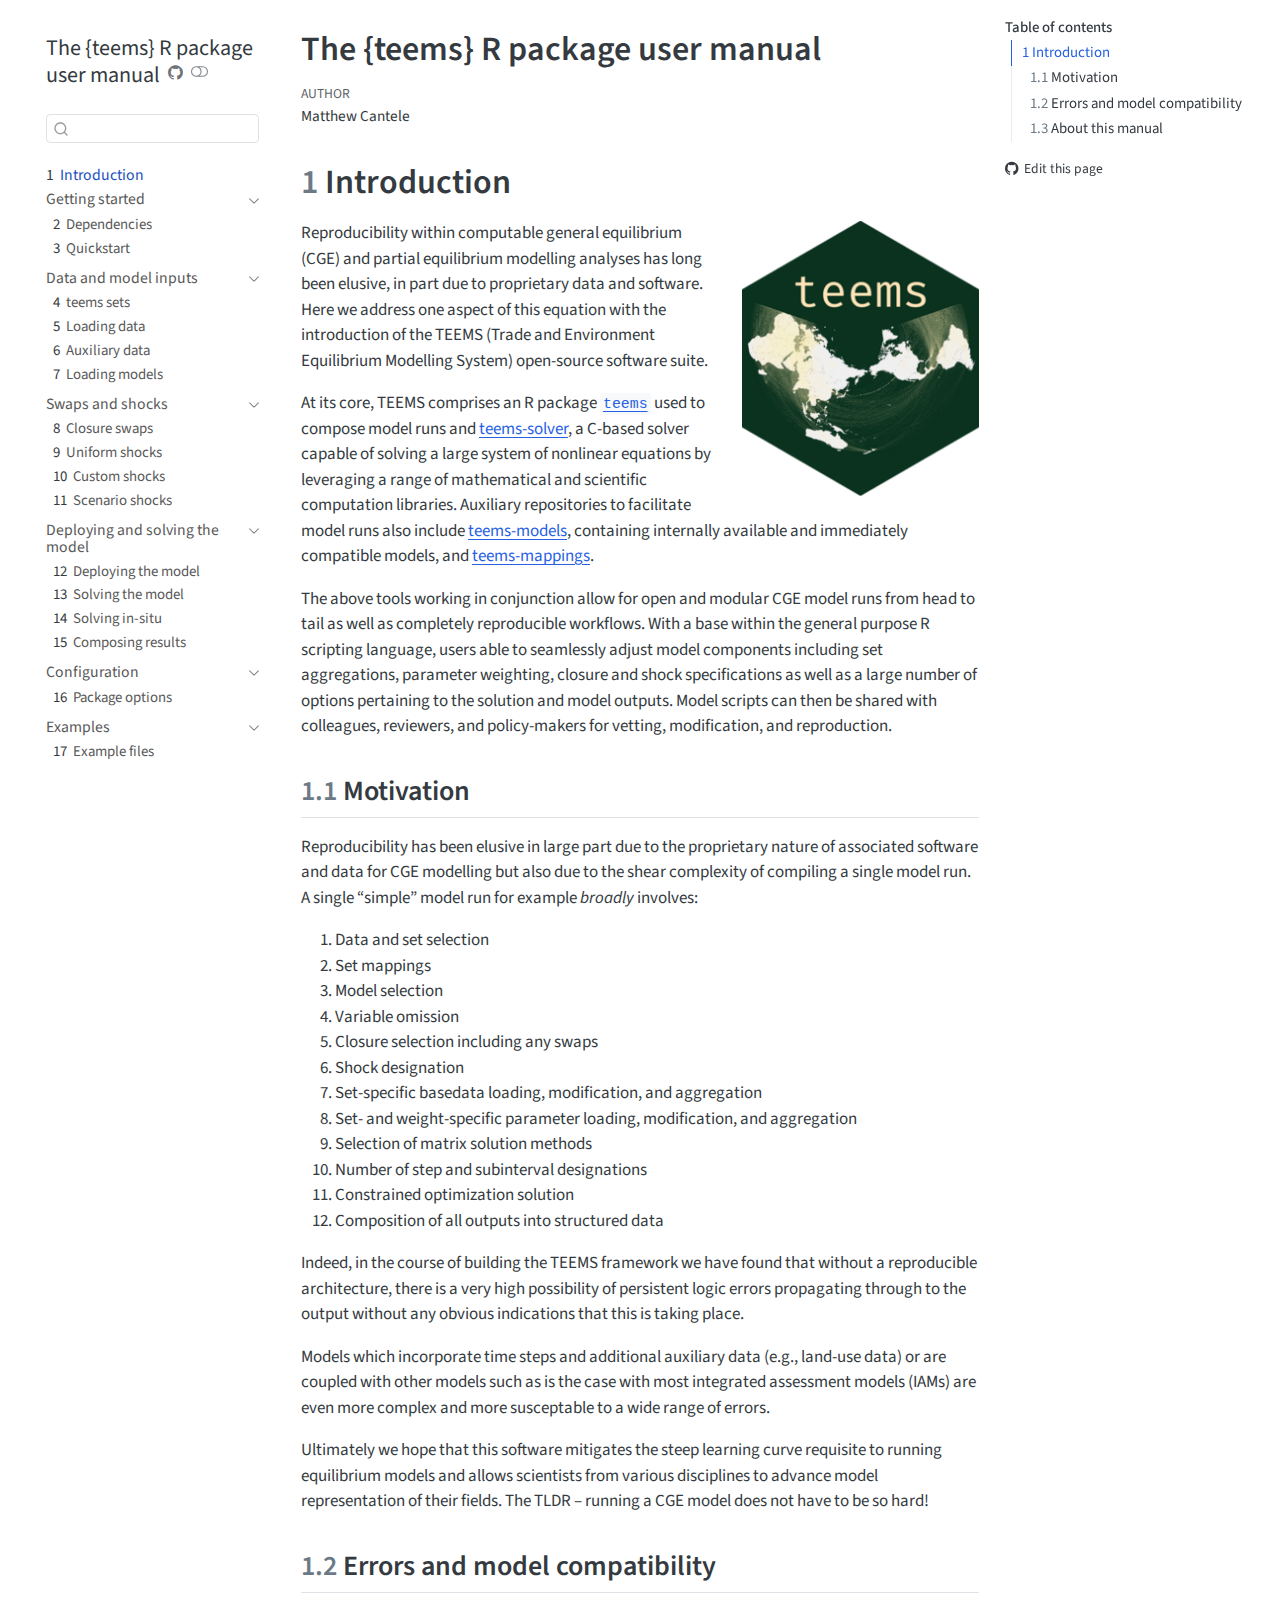
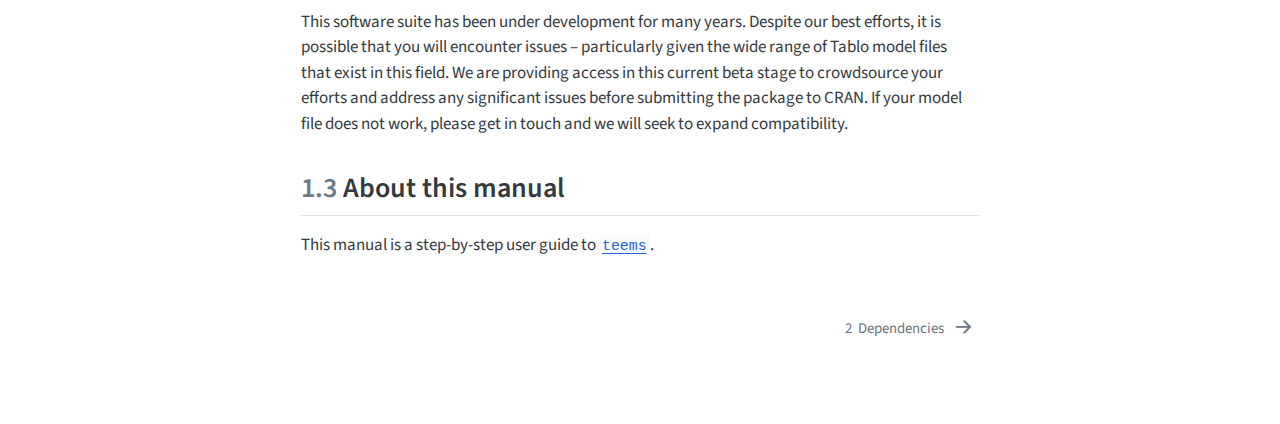
<file: index.html>
<!DOCTYPE html>
<html xmlns="http://www.w3.org/1999/xhtml" lang="en" xml:lang="en"><head>

<meta charset="utf-8">
<meta name="generator" content="quarto-1.7.31">

<meta name="viewport" content="width=device-width, initial-scale=1.0, user-scalable=yes">

<meta name="author" content="Matthew Cantele">

<title>The {teems} R package user manual</title>
<style>
code{white-space: pre-wrap;}
span.smallcaps{font-variant: small-caps;}
div.columns{display: flex; gap: min(4vw, 1.5em);}
div.column{flex: auto; overflow-x: auto;}
div.hanging-indent{margin-left: 1.5em; text-indent: -1.5em;}
ul.task-list{list-style: none;}
ul.task-list li input[type="checkbox"] {
  width: 0.8em;
  margin: 0 0.8em 0.2em -1em; /* quarto-specific, see https://github.com/quarto-dev/quarto-cli/issues/4556 */ 
  vertical-align: middle;
}
</style>


<script src="site_libs/quarto-nav/quarto-nav.js"></script>
<script src="site_libs/quarto-nav/headroom.min.js"></script>
<script src="site_libs/clipboard/clipboard.min.js"></script>
<script src="site_libs/quarto-search/autocomplete.umd.js"></script>
<script src="site_libs/quarto-search/fuse.min.js"></script>
<script src="site_libs/quarto-search/quarto-search.js"></script>
<meta name="quarto:offset" content="./">
<link href="./dependencies.html" rel="next">
<link href="./man/figures/logo.png" rel="icon" type="image/png">
<script src="site_libs/quarto-html/quarto.js" type="module"></script>
<script src="site_libs/quarto-html/tabsets/tabsets.js" type="module"></script>
<script src="site_libs/quarto-html/popper.min.js"></script>
<script src="site_libs/quarto-html/tippy.umd.min.js"></script>
<script src="site_libs/quarto-html/anchor.min.js"></script>
<link href="site_libs/quarto-html/tippy.css" rel="stylesheet">
<link href="site_libs/quarto-html/quarto-syntax-highlighting-e1a5c8363afafaef2c763b6775fbf3ca.css" rel="stylesheet" class="quarto-color-scheme" id="quarto-text-highlighting-styles">
<link href="site_libs/quarto-html/quarto-syntax-highlighting-dark-8ef56b68f8fa1e9d2ba328e99e439f80.css" rel="stylesheet" class="quarto-color-scheme quarto-color-alternate" id="quarto-text-highlighting-styles">
<link href="site_libs/quarto-html/quarto-syntax-highlighting-e1a5c8363afafaef2c763b6775fbf3ca.css" rel="stylesheet" class="quarto-color-scheme-extra" id="quarto-text-highlighting-styles">
<script src="site_libs/bootstrap/bootstrap.min.js"></script>
<link href="site_libs/bootstrap/bootstrap-icons.css" rel="stylesheet">
<link href="site_libs/bootstrap/bootstrap-813e30108dcf73170a1c733c14950347.min.css" rel="stylesheet" append-hash="true" class="quarto-color-scheme" id="quarto-bootstrap" data-mode="light">
<link href="site_libs/bootstrap/bootstrap-dark-56946a84a55d7b2346e72611fe48b419.min.css" rel="stylesheet" append-hash="true" class="quarto-color-scheme quarto-color-alternate" id="quarto-bootstrap" data-mode="dark">
<link href="site_libs/bootstrap/bootstrap-813e30108dcf73170a1c733c14950347.min.css" rel="stylesheet" append-hash="true" class="quarto-color-scheme-extra" id="quarto-bootstrap" data-mode="light">
<script id="quarto-search-options" type="application/json">{
  "location": "sidebar",
  "copy-button": false,
  "collapse-after": 3,
  "panel-placement": "start",
  "type": "textbox",
  "limit": 50,
  "keyboard-shortcut": [
    "f",
    "/",
    "s"
  ],
  "show-item-context": false,
  "language": {
    "search-no-results-text": "No results",
    "search-matching-documents-text": "matching documents",
    "search-copy-link-title": "Copy link to search",
    "search-hide-matches-text": "Hide additional matches",
    "search-more-match-text": "more match in this document",
    "search-more-matches-text": "more matches in this document",
    "search-clear-button-title": "Clear",
    "search-text-placeholder": "",
    "search-detached-cancel-button-title": "Cancel",
    "search-submit-button-title": "Submit",
    "search-label": "Search"
  }
}</script>


<link rel="stylesheet" href="styles.scss">
</head>

<body class="nav-sidebar floating quarto-light"><script id="quarto-html-before-body" type="application/javascript">
    const toggleBodyColorMode = (bsSheetEl) => {
      const mode = bsSheetEl.getAttribute("data-mode");
      const bodyEl = window.document.querySelector("body");
      if (mode === "dark") {
        bodyEl.classList.add("quarto-dark");
        bodyEl.classList.remove("quarto-light");
      } else {
        bodyEl.classList.add("quarto-light");
        bodyEl.classList.remove("quarto-dark");
      }
    }
    const toggleBodyColorPrimary = () => {
      const bsSheetEl = window.document.querySelector("link#quarto-bootstrap:not([rel=disabled-stylesheet])");
      if (bsSheetEl) {
        toggleBodyColorMode(bsSheetEl);
      }
    }
    const setColorSchemeToggle = (alternate) => {
      const toggles = window.document.querySelectorAll('.quarto-color-scheme-toggle');
      for (let i=0; i < toggles.length; i++) {
        const toggle = toggles[i];
        if (toggle) {
          if (alternate) {
            toggle.classList.add("alternate");
          } else {
            toggle.classList.remove("alternate");
          }
        }
      }
    };
    const toggleColorMode = (alternate) => {
      // Switch the stylesheets
      const primaryStylesheets = window.document.querySelectorAll('link.quarto-color-scheme:not(.quarto-color-alternate)');
      const alternateStylesheets = window.document.querySelectorAll('link.quarto-color-scheme.quarto-color-alternate');
      manageTransitions('#quarto-margin-sidebar .nav-link', false);
      if (alternate) {
        // note: dark is layered on light, we don't disable primary!
        enableStylesheet(alternateStylesheets);
        for (const sheetNode of alternateStylesheets) {
          if (sheetNode.id === "quarto-bootstrap") {
            toggleBodyColorMode(sheetNode);
          }
        }
      } else {
        disableStylesheet(alternateStylesheets);
        enableStylesheet(primaryStylesheets)
        toggleBodyColorPrimary();
      }
      manageTransitions('#quarto-margin-sidebar .nav-link', true);
      // Switch the toggles
      setColorSchemeToggle(alternate)
      // Hack to workaround the fact that safari doesn't
      // properly recolor the scrollbar when toggling (#1455)
      if (navigator.userAgent.indexOf('Safari') > 0 && navigator.userAgent.indexOf('Chrome') == -1) {
        manageTransitions("body", false);
        window.scrollTo(0, 1);
        setTimeout(() => {
          window.scrollTo(0, 0);
          manageTransitions("body", true);
        }, 40);
      }
    }
    const disableStylesheet = (stylesheets) => {
      for (let i=0; i < stylesheets.length; i++) {
        const stylesheet = stylesheets[i];
        stylesheet.rel = 'disabled-stylesheet';
      }
    }
    const enableStylesheet = (stylesheets) => {
      for (let i=0; i < stylesheets.length; i++) {
        const stylesheet = stylesheets[i];
        if(stylesheet.rel !== 'stylesheet') { // for Chrome, which will still FOUC without this check
          stylesheet.rel = 'stylesheet';
        }
      }
    }
    const manageTransitions = (selector, allowTransitions) => {
      const els = window.document.querySelectorAll(selector);
      for (let i=0; i < els.length; i++) {
        const el = els[i];
        if (allowTransitions) {
          el.classList.remove('notransition');
        } else {
          el.classList.add('notransition');
        }
      }
    }
    const isFileUrl = () => {
      return window.location.protocol === 'file:';
    }
    const hasAlternateSentinel = () => {
      let styleSentinel = getColorSchemeSentinel();
      if (styleSentinel !== null) {
        return styleSentinel === "alternate";
      } else {
        return false;
      }
    }
    const setStyleSentinel = (alternate) => {
      const value = alternate ? "alternate" : "default";
      if (!isFileUrl()) {
        window.localStorage.setItem("quarto-color-scheme", value);
      } else {
        localAlternateSentinel = value;
      }
    }
    const getColorSchemeSentinel = () => {
      if (!isFileUrl()) {
        const storageValue = window.localStorage.getItem("quarto-color-scheme");
        return storageValue != null ? storageValue : localAlternateSentinel;
      } else {
        return localAlternateSentinel;
      }
    }
    const toggleGiscusIfUsed = (isAlternate, darkModeDefault) => {
      const baseTheme = document.querySelector('#giscus-base-theme')?.value ?? 'light';
      const alternateTheme = document.querySelector('#giscus-alt-theme')?.value ?? 'dark';
      let newTheme = '';
      if(authorPrefersDark) {
        newTheme = isAlternate ? baseTheme : alternateTheme;
      } else {
        newTheme = isAlternate ? alternateTheme : baseTheme;
      }
      const changeGiscusTheme = () => {
        // From: https://github.com/giscus/giscus/issues/336
        const sendMessage = (message) => {
          const iframe = document.querySelector('iframe.giscus-frame');
          if (!iframe) return;
          iframe.contentWindow.postMessage({ giscus: message }, 'https://giscus.app');
        }
        sendMessage({
          setConfig: {
            theme: newTheme
          }
        });
      }
      const isGiscussLoaded = window.document.querySelector('iframe.giscus-frame') !== null;
      if (isGiscussLoaded) {
        changeGiscusTheme();
      }
    };
    const authorPrefersDark = false;
    const darkModeDefault = authorPrefersDark;
      document.querySelector('link#quarto-text-highlighting-styles.quarto-color-scheme-extra').rel = 'disabled-stylesheet';
      document.querySelector('link#quarto-bootstrap.quarto-color-scheme-extra').rel = 'disabled-stylesheet';
    let localAlternateSentinel = darkModeDefault ? 'alternate' : 'default';
    // Dark / light mode switch
    window.quartoToggleColorScheme = () => {
      // Read the current dark / light value
      let toAlternate = !hasAlternateSentinel();
      toggleColorMode(toAlternate);
      setStyleSentinel(toAlternate);
      toggleGiscusIfUsed(toAlternate, darkModeDefault);
      window.dispatchEvent(new Event('resize'));
    };
    // Switch to dark mode if need be
    if (hasAlternateSentinel()) {
      toggleColorMode(true);
    } else {
      toggleColorMode(false);
    }
  </script>

<div id="quarto-search-results"></div>
  <header id="quarto-header" class="headroom fixed-top">
  <nav class="quarto-secondary-nav">
    <div class="container-fluid d-flex">
      <button type="button" class="quarto-btn-toggle btn" data-bs-toggle="collapse" role="button" data-bs-target=".quarto-sidebar-collapse-item" aria-controls="quarto-sidebar" aria-expanded="false" aria-label="Toggle sidebar navigation" onclick="if (window.quartoToggleHeadroom) { window.quartoToggleHeadroom(); }">
        <i class="bi bi-layout-text-sidebar-reverse"></i>
      </button>
        <nav class="quarto-page-breadcrumbs" aria-label="breadcrumb"><ol class="breadcrumb"><li class="breadcrumb-item"><a href="./index.html"><span class="chapter-number">1</span>&nbsp; <span class="chapter-title">Introduction</span></a></li></ol></nav>
        <a class="flex-grow-1" role="navigation" data-bs-toggle="collapse" data-bs-target=".quarto-sidebar-collapse-item" aria-controls="quarto-sidebar" aria-expanded="false" aria-label="Toggle sidebar navigation" onclick="if (window.quartoToggleHeadroom) { window.quartoToggleHeadroom(); }">      
        </a>
      <button type="button" class="btn quarto-search-button" aria-label="Search" onclick="window.quartoOpenSearch();">
        <i class="bi bi-search"></i>
      </button>
    </div>
  </nav>
</header>
<!-- content -->
<div id="quarto-content" class="quarto-container page-columns page-rows-contents page-layout-article">
<!-- sidebar -->
  <nav id="quarto-sidebar" class="sidebar collapse collapse-horizontal quarto-sidebar-collapse-item sidebar-navigation floating overflow-auto">
    <div class="pt-lg-2 mt-2 text-left sidebar-header">
    <div class="sidebar-title mb-0 py-0">
      <a href="./">The {teems} R package user manual</a> 
        <div class="sidebar-tools-main">
    <a href="https://github.com/teemsphere/teemsphere.github.io" title="Source Code" class="quarto-navigation-tool px-1" aria-label="Source Code"><i class="bi bi-github"></i></a>
  <a href="" class="quarto-color-scheme-toggle quarto-navigation-tool  px-1" onclick="window.quartoToggleColorScheme(); return false;" title="Toggle dark mode"><i class="bi"></i></a>
</div>
    </div>
      </div>
        <div class="mt-2 flex-shrink-0 align-items-center">
        <div class="sidebar-search">
        <div id="quarto-search" class="" title="Search"></div>
        </div>
        </div>
    <div class="sidebar-menu-container"> 
    <ul class="list-unstyled mt-1">
        <li class="sidebar-item">
  <div class="sidebar-item-container"> 
  <a href="./index.html" class="sidebar-item-text sidebar-link active">
 <span class="menu-text"><span class="chapter-number">1</span>&nbsp; <span class="chapter-title">Introduction</span></span></a>
  </div>
</li>
        <li class="sidebar-item sidebar-item-section">
      <div class="sidebar-item-container"> 
            <a class="sidebar-item-text sidebar-link text-start" data-bs-toggle="collapse" data-bs-target="#quarto-sidebar-section-1" role="navigation" aria-expanded="true">
 <span class="menu-text">Getting started</span></a>
          <a class="sidebar-item-toggle text-start" data-bs-toggle="collapse" data-bs-target="#quarto-sidebar-section-1" role="navigation" aria-expanded="true" aria-label="Toggle section">
            <i class="bi bi-chevron-right ms-2"></i>
          </a> 
      </div>
      <ul id="quarto-sidebar-section-1" class="collapse list-unstyled sidebar-section depth1 show">  
          <li class="sidebar-item">
  <div class="sidebar-item-container"> 
  <a href="./dependencies.html" class="sidebar-item-text sidebar-link">
 <span class="menu-text"><span class="chapter-number">2</span>&nbsp; <span class="chapter-title">Dependencies</span></span></a>
  </div>
</li>
          <li class="sidebar-item">
  <div class="sidebar-item-container"> 
  <a href="./quickstart.html" class="sidebar-item-text sidebar-link">
 <span class="menu-text"><span class="chapter-number">3</span>&nbsp; <span class="chapter-title">Quickstart</span></span></a>
  </div>
</li>
      </ul>
  </li>
        <li class="sidebar-item sidebar-item-section">
      <div class="sidebar-item-container"> 
            <a class="sidebar-item-text sidebar-link text-start" data-bs-toggle="collapse" data-bs-target="#quarto-sidebar-section-2" role="navigation" aria-expanded="true">
 <span class="menu-text">Data and model inputs</span></a>
          <a class="sidebar-item-toggle text-start" data-bs-toggle="collapse" data-bs-target="#quarto-sidebar-section-2" role="navigation" aria-expanded="true" aria-label="Toggle section">
            <i class="bi bi-chevron-right ms-2"></i>
          </a> 
      </div>
      <ul id="quarto-sidebar-section-2" class="collapse list-unstyled sidebar-section depth1 show">  
          <li class="sidebar-item">
  <div class="sidebar-item-container"> 
  <a href="./set_mappings.html" class="sidebar-item-text sidebar-link">
 <span class="menu-text"><span class="chapter-number">4</span>&nbsp; <span class="chapter-title">teems sets</span></span></a>
  </div>
</li>
          <li class="sidebar-item">
  <div class="sidebar-item-container"> 
  <a href="./data_load.html" class="sidebar-item-text sidebar-link">
 <span class="menu-text"><span class="chapter-number">5</span>&nbsp; <span class="chapter-title">Loading data</span></span></a>
  </div>
</li>
          <li class="sidebar-item">
  <div class="sidebar-item-container"> 
  <a href="./aux_load.html" class="sidebar-item-text sidebar-link">
 <span class="menu-text"><span class="chapter-number">6</span>&nbsp; <span class="chapter-title">Auxiliary data</span></span></a>
  </div>
</li>
          <li class="sidebar-item">
  <div class="sidebar-item-container"> 
  <a href="./model_load.html" class="sidebar-item-text sidebar-link">
 <span class="menu-text"><span class="chapter-number">7</span>&nbsp; <span class="chapter-title">Loading models</span></span></a>
  </div>
</li>
      </ul>
  </li>
        <li class="sidebar-item sidebar-item-section">
      <div class="sidebar-item-container"> 
            <a class="sidebar-item-text sidebar-link text-start" data-bs-toggle="collapse" data-bs-target="#quarto-sidebar-section-3" role="navigation" aria-expanded="true">
 <span class="menu-text">Swaps and shocks</span></a>
          <a class="sidebar-item-toggle text-start" data-bs-toggle="collapse" data-bs-target="#quarto-sidebar-section-3" role="navigation" aria-expanded="true" aria-label="Toggle section">
            <i class="bi bi-chevron-right ms-2"></i>
          </a> 
      </div>
      <ul id="quarto-sidebar-section-3" class="collapse list-unstyled sidebar-section depth1 show">  
          <li class="sidebar-item">
  <div class="sidebar-item-container"> 
  <a href="./swaps.html" class="sidebar-item-text sidebar-link">
 <span class="menu-text"><span class="chapter-number">8</span>&nbsp; <span class="chapter-title">Closure swaps</span></span></a>
  </div>
</li>
          <li class="sidebar-item">
  <div class="sidebar-item-container"> 
  <a href="./uniform_shocks.html" class="sidebar-item-text sidebar-link">
 <span class="menu-text"><span class="chapter-number">9</span>&nbsp; <span class="chapter-title">Uniform shocks</span></span></a>
  </div>
</li>
          <li class="sidebar-item">
  <div class="sidebar-item-container"> 
  <a href="./custom_shocks.html" class="sidebar-item-text sidebar-link">
 <span class="menu-text"><span class="chapter-number">10</span>&nbsp; <span class="chapter-title">Custom shocks</span></span></a>
  </div>
</li>
          <li class="sidebar-item">
  <div class="sidebar-item-container"> 
  <a href="./scenario_shocks.html" class="sidebar-item-text sidebar-link">
 <span class="menu-text"><span class="chapter-number">11</span>&nbsp; <span class="chapter-title">Scenario shocks</span></span></a>
  </div>
</li>
      </ul>
  </li>
        <li class="sidebar-item sidebar-item-section">
      <div class="sidebar-item-container"> 
            <a class="sidebar-item-text sidebar-link text-start" data-bs-toggle="collapse" data-bs-target="#quarto-sidebar-section-4" role="navigation" aria-expanded="true">
 <span class="menu-text">Deploying and solving the model</span></a>
          <a class="sidebar-item-toggle text-start" data-bs-toggle="collapse" data-bs-target="#quarto-sidebar-section-4" role="navigation" aria-expanded="true" aria-label="Toggle section">
            <i class="bi bi-chevron-right ms-2"></i>
          </a> 
      </div>
      <ul id="quarto-sidebar-section-4" class="collapse list-unstyled sidebar-section depth1 show">  
          <li class="sidebar-item">
  <div class="sidebar-item-container"> 
  <a href="./deploy.html" class="sidebar-item-text sidebar-link">
 <span class="menu-text"><span class="chapter-number">12</span>&nbsp; <span class="chapter-title">Deploying the model</span></span></a>
  </div>
</li>
          <li class="sidebar-item">
  <div class="sidebar-item-container"> 
  <a href="./solve.html" class="sidebar-item-text sidebar-link">
 <span class="menu-text"><span class="chapter-number">13</span>&nbsp; <span class="chapter-title">Solving the model</span></span></a>
  </div>
</li>
          <li class="sidebar-item">
  <div class="sidebar-item-container"> 
  <a href="./solve_in_situ.html" class="sidebar-item-text sidebar-link">
 <span class="menu-text"><span class="chapter-number">14</span>&nbsp; <span class="chapter-title">Solving in-situ</span></span></a>
  </div>
</li>
          <li class="sidebar-item">
  <div class="sidebar-item-container"> 
  <a href="./compose.html" class="sidebar-item-text sidebar-link">
 <span class="menu-text"><span class="chapter-number">15</span>&nbsp; <span class="chapter-title">Composing results</span></span></a>
  </div>
</li>
      </ul>
  </li>
        <li class="sidebar-item sidebar-item-section">
      <div class="sidebar-item-container"> 
            <a class="sidebar-item-text sidebar-link text-start" data-bs-toggle="collapse" data-bs-target="#quarto-sidebar-section-5" role="navigation" aria-expanded="true">
 <span class="menu-text">Configuration</span></a>
          <a class="sidebar-item-toggle text-start" data-bs-toggle="collapse" data-bs-target="#quarto-sidebar-section-5" role="navigation" aria-expanded="true" aria-label="Toggle section">
            <i class="bi bi-chevron-right ms-2"></i>
          </a> 
      </div>
      <ul id="quarto-sidebar-section-5" class="collapse list-unstyled sidebar-section depth1 show">  
          <li class="sidebar-item">
  <div class="sidebar-item-container"> 
  <a href="./options.html" class="sidebar-item-text sidebar-link">
 <span class="menu-text"><span class="chapter-number">16</span>&nbsp; <span class="chapter-title">Package options</span></span></a>
  </div>
</li>
      </ul>
  </li>
        <li class="sidebar-item sidebar-item-section">
      <div class="sidebar-item-container"> 
            <a class="sidebar-item-text sidebar-link text-start" data-bs-toggle="collapse" data-bs-target="#quarto-sidebar-section-6" role="navigation" aria-expanded="true">
 <span class="menu-text">Examples</span></a>
          <a class="sidebar-item-toggle text-start" data-bs-toggle="collapse" data-bs-target="#quarto-sidebar-section-6" role="navigation" aria-expanded="true" aria-label="Toggle section">
            <i class="bi bi-chevron-right ms-2"></i>
          </a> 
      </div>
      <ul id="quarto-sidebar-section-6" class="collapse list-unstyled sidebar-section depth1 show">  
          <li class="sidebar-item">
  <div class="sidebar-item-container"> 
  <a href="./example.html" class="sidebar-item-text sidebar-link">
 <span class="menu-text"><span class="chapter-number">17</span>&nbsp; <span class="chapter-title">Example files</span></span></a>
  </div>
</li>
      </ul>
  </li>
    </ul>
    </div>
</nav>
<div id="quarto-sidebar-glass" class="quarto-sidebar-collapse-item" data-bs-toggle="collapse" data-bs-target=".quarto-sidebar-collapse-item"></div>
<!-- margin-sidebar -->
    <div id="quarto-margin-sidebar" class="sidebar margin-sidebar">
        <nav id="TOC" role="doc-toc" class="toc-active">
    <h2 id="toc-title">Table of contents</h2>
   
  <ul>
  <li><a href="#intro" id="toc-intro" class="nav-link active" data-scroll-target="#intro"><span class="header-section-number">1</span> Introduction</a>
  <ul class="collapse">
  <li><a href="#motivation" id="toc-motivation" class="nav-link" data-scroll-target="#motivation"><span class="header-section-number">1.1</span> Motivation</a></li>
  <li><a href="#errors-and-model-compatibility" id="toc-errors-and-model-compatibility" class="nav-link" data-scroll-target="#errors-and-model-compatibility"><span class="header-section-number">1.2</span> Errors and model compatibility</a></li>
  <li><a href="#about-this-manual" id="toc-about-this-manual" class="nav-link" data-scroll-target="#about-this-manual"><span class="header-section-number">1.3</span> About this manual</a></li>
  </ul></li>
  </ul>
<div class="toc-actions"><ul><li><a href="https://github.com/teemsphere/teemsphere.github.io/edit/main/index.qmd" class="toc-action"><i class="bi bi-github"></i>Edit this page</a></li></ul></div></nav>
    </div>
<!-- main -->
<main class="content" id="quarto-document-content">


<header id="title-block-header" class="quarto-title-block default">
<div class="quarto-title">
<h1 class="title">The {teems} R package user manual</h1>
</div>



<div class="quarto-title-meta">

    <div>
    <div class="quarto-title-meta-heading">Author</div>
    <div class="quarto-title-meta-contents">
             <p>Matthew Cantele </p>
          </div>
  </div>
    
  
    
  </div>
  


</header>



<section id="intro" class="level1" data-number="1">
<h1 data-number="1"><span class="header-section-number">1</span> Introduction</h1><p><img src="man/figures/logo.png" title="The {teems} R package user manual" class="quarto-cover-image nolightbox img-fluid"></p>
<p>Reproducibility within computable general equilibrium (CGE) and partial equilibrium modelling analyses has long been elusive, in part due to proprietary data and software. Here we address one aspect of this equation with the introduction of the TEEMS (Trade and Environment Equilibrium Modelling System) open-source software suite.</p>
<p>At its core, TEEMS comprises an R package <a href="https://github.com/teemsphere/teems-R"><code>teems</code></a> used to compose model runs and <a href="https://github.com/teemsphere/teems-solver">teems-solver</a>, a C-based solver capable of solving a large system of nonlinear equations by leveraging a range of mathematical and scientific computation libraries. Auxiliary repositories to facilitate model runs also include <a href="https://github.com/teemsphere/teems-models">teems-models</a>, containing internally available and immediately compatible models, and <a href="https://github.com/teemsphere/teems-mappings">teems-mappings</a>.</p>
<p>The above tools working in conjunction allow for open and modular CGE model runs from head to tail as well as completely reproducible workflows. With a base within the general purpose R scripting language, users able to seamlessly adjust model components including set aggregations, parameter weighting, closure and shock specifications as well as a large number of options pertaining to the solution and model outputs. Model scripts can then be shared with colleagues, reviewers, and policy-makers for vetting, modification, and reproduction.</p>
<section id="motivation" class="level2" data-number="1.1">
<h2 data-number="1.1" class="anchored" data-anchor-id="motivation"><span class="header-section-number">1.1</span> Motivation</h2>
<p>Reproducibility has been elusive in large part due to the proprietary nature of associated software and data for CGE modelling but also due to the shear complexity of compiling a single model run. A single “simple” model run for example <em>broadly</em> involves:</p>
<ol type="1">
<li>Data and set selection</li>
<li>Set mappings</li>
<li>Model selection</li>
<li>Variable omission</li>
<li>Closure selection including any swaps</li>
<li>Shock designation</li>
<li>Set-specific basedata loading, modification, and aggregation</li>
<li>Set- and weight-specific parameter loading, modification, and aggregation</li>
<li>Selection of matrix solution methods</li>
<li>Number of step and subinterval designations</li>
<li>Constrained optimization solution</li>
<li>Composition of all outputs into structured data</li>
</ol>
<p>Indeed, in the course of building the TEEMS framework we have found that without a reproducible architecture, there is a very high possibility of persistent logic errors propagating through to the output without any obvious indications that this is taking place.</p>
<p>Models which incorporate time steps and additional auxiliary data (e.g., land-use data) or are coupled with other models such as is the case with most integrated assessment models (IAMs) are even more complex and more susceptable to a wide range of errors.</p>
<p>Ultimately we hope that this software mitigates the steep learning curve requisite to running equilibrium models and allows scientists from various disciplines to advance model representation of their fields. The TLDR – running a CGE model does not have to be so hard!</p>
</section>
<section id="errors-and-model-compatibility" class="level2" data-number="1.2">
<h2 data-number="1.2" class="anchored" data-anchor-id="errors-and-model-compatibility"><span class="header-section-number">1.2</span> Errors and model compatibility</h2>
<p>This software suite has been under development for many years. Despite our best efforts, it is possible that you will encounter issues – particularly given the wide range of Tablo model files that exist in this field. We are providing access in this current beta stage to crowdsource your efforts and address any significant issues before submitting the package to CRAN. If your model file does not work, please get in touch and we will seek to expand compatibility.</p>
</section>
<section id="about-this-manual" class="level2" data-number="1.3">
<h2 data-number="1.3" class="anchored" data-anchor-id="about-this-manual"><span class="header-section-number">1.3</span> About this manual</h2>
<p>This manual is a step-by-step user guide to <a href="https://teemsphere.github.io/"><code>teems</code></a>. <!-- ## 

The most important chapters are the [walkthrough](#walkthrough), [help guide](#help), and [debugging guide](#debugging). Subsequent chapters explain how to [write code](#functions), [manage projects](#projects), utilize [high-performance computing](#hpc), [transition from `drake`](#drake), and more. See the [documentation website](https://docs.ropensci.org/targets/index.html) for most other major resources, including [installation instructions](https://docs.ropensci.org/targets/index.html#installation), links to [example projects](https://docs.ropensci.org/targets/index.html#examples), and a [reference page with all user-side functions](https://docs.ropensci.org/targets/reference/index.html). 
--></p>


</section>
</section>

</main> <!-- /main -->
<script id="quarto-html-after-body" type="application/javascript">
  window.document.addEventListener("DOMContentLoaded", function (event) {
    // Ensure there is a toggle, if there isn't float one in the top right
    if (window.document.querySelector('.quarto-color-scheme-toggle') === null) {
      const a = window.document.createElement('a');
      a.classList.add('top-right');
      a.classList.add('quarto-color-scheme-toggle');
      a.href = "";
      a.onclick = function() { try { window.quartoToggleColorScheme(); } catch {} return false; };
      const i = window.document.createElement("i");
      i.classList.add('bi');
      a.appendChild(i);
      window.document.body.appendChild(a);
    }
    setColorSchemeToggle(hasAlternateSentinel())
    const icon = "";
    const anchorJS = new window.AnchorJS();
    anchorJS.options = {
      placement: 'right',
      icon: icon
    };
    anchorJS.add('.anchored');
    const isCodeAnnotation = (el) => {
      for (const clz of el.classList) {
        if (clz.startsWith('code-annotation-')) {                     
          return true;
        }
      }
      return false;
    }
    const onCopySuccess = function(e) {
      // button target
      const button = e.trigger;
      // don't keep focus
      button.blur();
      // flash "checked"
      button.classList.add('code-copy-button-checked');
      var currentTitle = button.getAttribute("title");
      button.setAttribute("title", "Copied!");
      let tooltip;
      if (window.bootstrap) {
        button.setAttribute("data-bs-toggle", "tooltip");
        button.setAttribute("data-bs-placement", "left");
        button.setAttribute("data-bs-title", "Copied!");
        tooltip = new bootstrap.Tooltip(button, 
          { trigger: "manual", 
            customClass: "code-copy-button-tooltip",
            offset: [0, -8]});
        tooltip.show();    
      }
      setTimeout(function() {
        if (tooltip) {
          tooltip.hide();
          button.removeAttribute("data-bs-title");
          button.removeAttribute("data-bs-toggle");
          button.removeAttribute("data-bs-placement");
        }
        button.setAttribute("title", currentTitle);
        button.classList.remove('code-copy-button-checked');
      }, 1000);
      // clear code selection
      e.clearSelection();
    }
    const getTextToCopy = function(trigger) {
        const codeEl = trigger.previousElementSibling.cloneNode(true);
        for (const childEl of codeEl.children) {
          if (isCodeAnnotation(childEl)) {
            childEl.remove();
          }
        }
        return codeEl.innerText;
    }
    const clipboard = new window.ClipboardJS('.code-copy-button:not([data-in-quarto-modal])', {
      text: getTextToCopy
    });
    clipboard.on('success', onCopySuccess);
    if (window.document.getElementById('quarto-embedded-source-code-modal')) {
      const clipboardModal = new window.ClipboardJS('.code-copy-button[data-in-quarto-modal]', {
        text: getTextToCopy,
        container: window.document.getElementById('quarto-embedded-source-code-modal')
      });
      clipboardModal.on('success', onCopySuccess);
    }
      var localhostRegex = new RegExp(/^(?:http|https):\/\/localhost\:?[0-9]*\//);
      var mailtoRegex = new RegExp(/^mailto:/);
        var filterRegex = new RegExp("https:\/\/teemsphere\.github\.io\/");
      var isInternal = (href) => {
          return filterRegex.test(href) || localhostRegex.test(href) || mailtoRegex.test(href);
      }
      // Inspect non-navigation links and adorn them if external
     var links = window.document.querySelectorAll('a[href]:not(.nav-link):not(.navbar-brand):not(.toc-action):not(.sidebar-link):not(.sidebar-item-toggle):not(.pagination-link):not(.no-external):not([aria-hidden]):not(.dropdown-item):not(.quarto-navigation-tool):not(.about-link)');
      for (var i=0; i<links.length; i++) {
        const link = links[i];
        if (!isInternal(link.href)) {
          // undo the damage that might have been done by quarto-nav.js in the case of
          // links that we want to consider external
          if (link.dataset.originalHref !== undefined) {
            link.href = link.dataset.originalHref;
          }
        }
      }
    function tippyHover(el, contentFn, onTriggerFn, onUntriggerFn) {
      const config = {
        allowHTML: true,
        maxWidth: 500,
        delay: 100,
        arrow: false,
        appendTo: function(el) {
            return el.parentElement;
        },
        interactive: true,
        interactiveBorder: 10,
        theme: 'quarto',
        placement: 'bottom-start',
      };
      if (contentFn) {
        config.content = contentFn;
      }
      if (onTriggerFn) {
        config.onTrigger = onTriggerFn;
      }
      if (onUntriggerFn) {
        config.onUntrigger = onUntriggerFn;
      }
      window.tippy(el, config); 
    }
    const noterefs = window.document.querySelectorAll('a[role="doc-noteref"]');
    for (var i=0; i<noterefs.length; i++) {
      const ref = noterefs[i];
      tippyHover(ref, function() {
        // use id or data attribute instead here
        let href = ref.getAttribute('data-footnote-href') || ref.getAttribute('href');
        try { href = new URL(href).hash; } catch {}
        const id = href.replace(/^#\/?/, "");
        const note = window.document.getElementById(id);
        if (note) {
          return note.innerHTML;
        } else {
          return "";
        }
      });
    }
    const xrefs = window.document.querySelectorAll('a.quarto-xref');
    const processXRef = (id, note) => {
      // Strip column container classes
      const stripColumnClz = (el) => {
        el.classList.remove("page-full", "page-columns");
        if (el.children) {
          for (const child of el.children) {
            stripColumnClz(child);
          }
        }
      }
      stripColumnClz(note)
      if (id === null || id.startsWith('sec-')) {
        // Special case sections, only their first couple elements
        const container = document.createElement("div");
        if (note.children && note.children.length > 2) {
          container.appendChild(note.children[0].cloneNode(true));
          for (let i = 1; i < note.children.length; i++) {
            const child = note.children[i];
            if (child.tagName === "P" && child.innerText === "") {
              continue;
            } else {
              container.appendChild(child.cloneNode(true));
              break;
            }
          }
          if (window.Quarto?.typesetMath) {
            window.Quarto.typesetMath(container);
          }
          return container.innerHTML
        } else {
          if (window.Quarto?.typesetMath) {
            window.Quarto.typesetMath(note);
          }
          return note.innerHTML;
        }
      } else {
        // Remove any anchor links if they are present
        const anchorLink = note.querySelector('a.anchorjs-link');
        if (anchorLink) {
          anchorLink.remove();
        }
        if (window.Quarto?.typesetMath) {
          window.Quarto.typesetMath(note);
        }
        if (note.classList.contains("callout")) {
          return note.outerHTML;
        } else {
          return note.innerHTML;
        }
      }
    }
    for (var i=0; i<xrefs.length; i++) {
      const xref = xrefs[i];
      tippyHover(xref, undefined, function(instance) {
        instance.disable();
        let url = xref.getAttribute('href');
        let hash = undefined; 
        if (url.startsWith('#')) {
          hash = url;
        } else {
          try { hash = new URL(url).hash; } catch {}
        }
        if (hash) {
          const id = hash.replace(/^#\/?/, "");
          const note = window.document.getElementById(id);
          if (note !== null) {
            try {
              const html = processXRef(id, note.cloneNode(true));
              instance.setContent(html);
            } finally {
              instance.enable();
              instance.show();
            }
          } else {
            // See if we can fetch this
            fetch(url.split('#')[0])
            .then(res => res.text())
            .then(html => {
              const parser = new DOMParser();
              const htmlDoc = parser.parseFromString(html, "text/html");
              const note = htmlDoc.getElementById(id);
              if (note !== null) {
                const html = processXRef(id, note);
                instance.setContent(html);
              } 
            }).finally(() => {
              instance.enable();
              instance.show();
            });
          }
        } else {
          // See if we can fetch a full url (with no hash to target)
          // This is a special case and we should probably do some content thinning / targeting
          fetch(url)
          .then(res => res.text())
          .then(html => {
            const parser = new DOMParser();
            const htmlDoc = parser.parseFromString(html, "text/html");
            const note = htmlDoc.querySelector('main.content');
            if (note !== null) {
              // This should only happen for chapter cross references
              // (since there is no id in the URL)
              // remove the first header
              if (note.children.length > 0 && note.children[0].tagName === "HEADER") {
                note.children[0].remove();
              }
              const html = processXRef(null, note);
              instance.setContent(html);
            } 
          }).finally(() => {
            instance.enable();
            instance.show();
          });
        }
      }, function(instance) {
      });
    }
        let selectedAnnoteEl;
        const selectorForAnnotation = ( cell, annotation) => {
          let cellAttr = 'data-code-cell="' + cell + '"';
          let lineAttr = 'data-code-annotation="' +  annotation + '"';
          const selector = 'span[' + cellAttr + '][' + lineAttr + ']';
          return selector;
        }
        const selectCodeLines = (annoteEl) => {
          const doc = window.document;
          const targetCell = annoteEl.getAttribute("data-target-cell");
          const targetAnnotation = annoteEl.getAttribute("data-target-annotation");
          const annoteSpan = window.document.querySelector(selectorForAnnotation(targetCell, targetAnnotation));
          const lines = annoteSpan.getAttribute("data-code-lines").split(",");
          const lineIds = lines.map((line) => {
            return targetCell + "-" + line;
          })
          let top = null;
          let height = null;
          let parent = null;
          if (lineIds.length > 0) {
              //compute the position of the single el (top and bottom and make a div)
              const el = window.document.getElementById(lineIds[0]);
              top = el.offsetTop;
              height = el.offsetHeight;
              parent = el.parentElement.parentElement;
            if (lineIds.length > 1) {
              const lastEl = window.document.getElementById(lineIds[lineIds.length - 1]);
              const bottom = lastEl.offsetTop + lastEl.offsetHeight;
              height = bottom - top;
            }
            if (top !== null && height !== null && parent !== null) {
              // cook up a div (if necessary) and position it 
              let div = window.document.getElementById("code-annotation-line-highlight");
              if (div === null) {
                div = window.document.createElement("div");
                div.setAttribute("id", "code-annotation-line-highlight");
                div.style.position = 'absolute';
                parent.appendChild(div);
              }
              div.style.top = top - 2 + "px";
              div.style.height = height + 4 + "px";
              div.style.left = 0;
              let gutterDiv = window.document.getElementById("code-annotation-line-highlight-gutter");
              if (gutterDiv === null) {
                gutterDiv = window.document.createElement("div");
                gutterDiv.setAttribute("id", "code-annotation-line-highlight-gutter");
                gutterDiv.style.position = 'absolute';
                const codeCell = window.document.getElementById(targetCell);
                const gutter = codeCell.querySelector('.code-annotation-gutter');
                gutter.appendChild(gutterDiv);
              }
              gutterDiv.style.top = top - 2 + "px";
              gutterDiv.style.height = height + 4 + "px";
            }
            selectedAnnoteEl = annoteEl;
          }
        };
        const unselectCodeLines = () => {
          const elementsIds = ["code-annotation-line-highlight", "code-annotation-line-highlight-gutter"];
          elementsIds.forEach((elId) => {
            const div = window.document.getElementById(elId);
            if (div) {
              div.remove();
            }
          });
          selectedAnnoteEl = undefined;
        };
          // Handle positioning of the toggle
      window.addEventListener(
        "resize",
        throttle(() => {
          elRect = undefined;
          if (selectedAnnoteEl) {
            selectCodeLines(selectedAnnoteEl);
          }
        }, 10)
      );
      function throttle(fn, ms) {
      let throttle = false;
      let timer;
        return (...args) => {
          if(!throttle) { // first call gets through
              fn.apply(this, args);
              throttle = true;
          } else { // all the others get throttled
              if(timer) clearTimeout(timer); // cancel #2
              timer = setTimeout(() => {
                fn.apply(this, args);
                timer = throttle = false;
              }, ms);
          }
        };
      }
        // Attach click handler to the DT
        const annoteDls = window.document.querySelectorAll('dt[data-target-cell]');
        for (const annoteDlNode of annoteDls) {
          annoteDlNode.addEventListener('click', (event) => {
            const clickedEl = event.target;
            if (clickedEl !== selectedAnnoteEl) {
              unselectCodeLines();
              const activeEl = window.document.querySelector('dt[data-target-cell].code-annotation-active');
              if (activeEl) {
                activeEl.classList.remove('code-annotation-active');
              }
              selectCodeLines(clickedEl);
              clickedEl.classList.add('code-annotation-active');
            } else {
              // Unselect the line
              unselectCodeLines();
              clickedEl.classList.remove('code-annotation-active');
            }
          });
        }
    const findCites = (el) => {
      const parentEl = el.parentElement;
      if (parentEl) {
        const cites = parentEl.dataset.cites;
        if (cites) {
          return {
            el,
            cites: cites.split(' ')
          };
        } else {
          return findCites(el.parentElement)
        }
      } else {
        return undefined;
      }
    };
    var bibliorefs = window.document.querySelectorAll('a[role="doc-biblioref"]');
    for (var i=0; i<bibliorefs.length; i++) {
      const ref = bibliorefs[i];
      const citeInfo = findCites(ref);
      if (citeInfo) {
        tippyHover(citeInfo.el, function() {
          var popup = window.document.createElement('div');
          citeInfo.cites.forEach(function(cite) {
            var citeDiv = window.document.createElement('div');
            citeDiv.classList.add('hanging-indent');
            citeDiv.classList.add('csl-entry');
            var biblioDiv = window.document.getElementById('ref-' + cite);
            if (biblioDiv) {
              citeDiv.innerHTML = biblioDiv.innerHTML;
            }
            popup.appendChild(citeDiv);
          });
          return popup.innerHTML;
        });
      }
    }
  });
  </script>
<nav class="page-navigation">
  <div class="nav-page nav-page-previous">
  </div>
  <div class="nav-page nav-page-next">
      <a href="./dependencies.html" class="pagination-link" aria-label="Dependencies">
        <span class="nav-page-text"><span class="chapter-number">2</span>&nbsp; <span class="chapter-title">Dependencies</span></span> <i class="bi bi-arrow-right-short"></i>
      </a>
  </div>
</nav>
</div> <!-- /content -->




<footer class="footer"><div class="nav-footer"><div class="nav-footer-center"><div class="toc-actions d-sm-block d-md-none"><ul><li><a href="https://github.com/teemsphere/teemsphere.github.io/edit/main/index.qmd" class="toc-action"><i class="bi bi-github"></i>Edit this page</a></li></ul></div></div></div></footer></body></html>
</file>
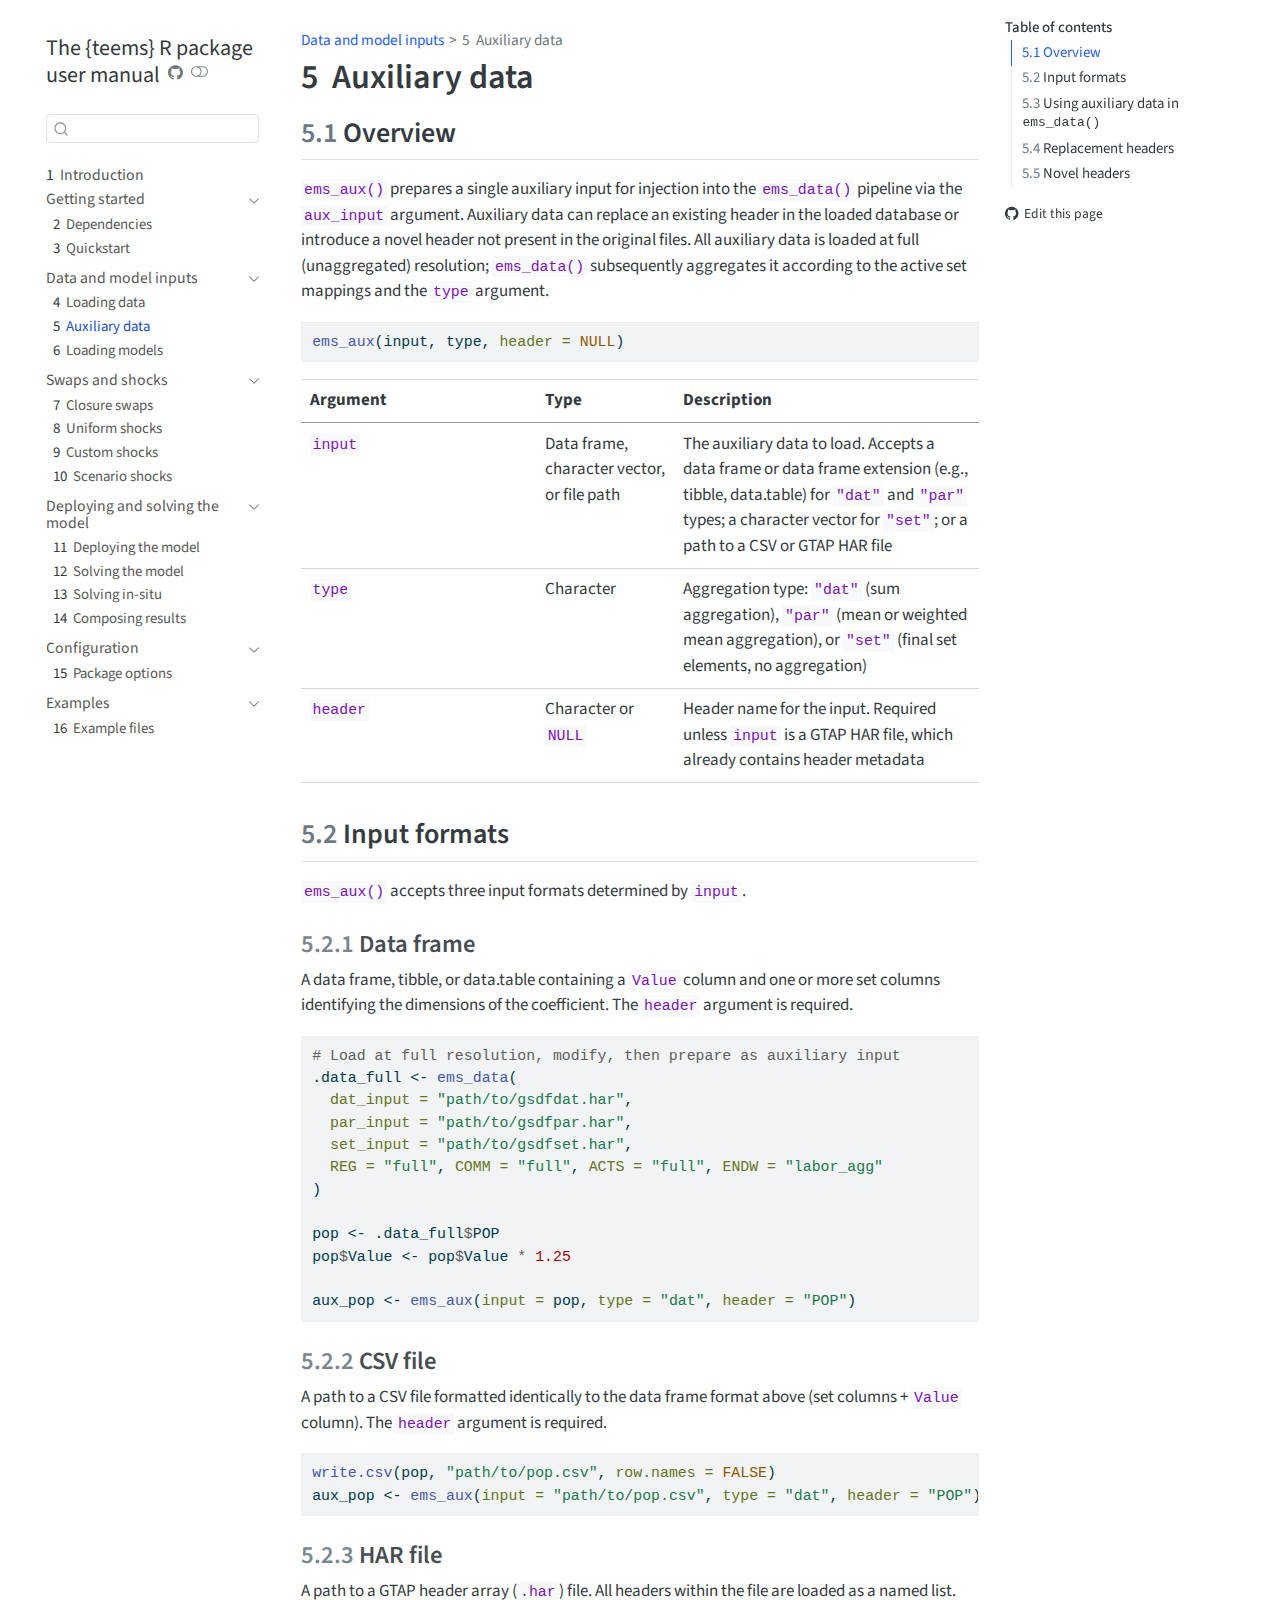
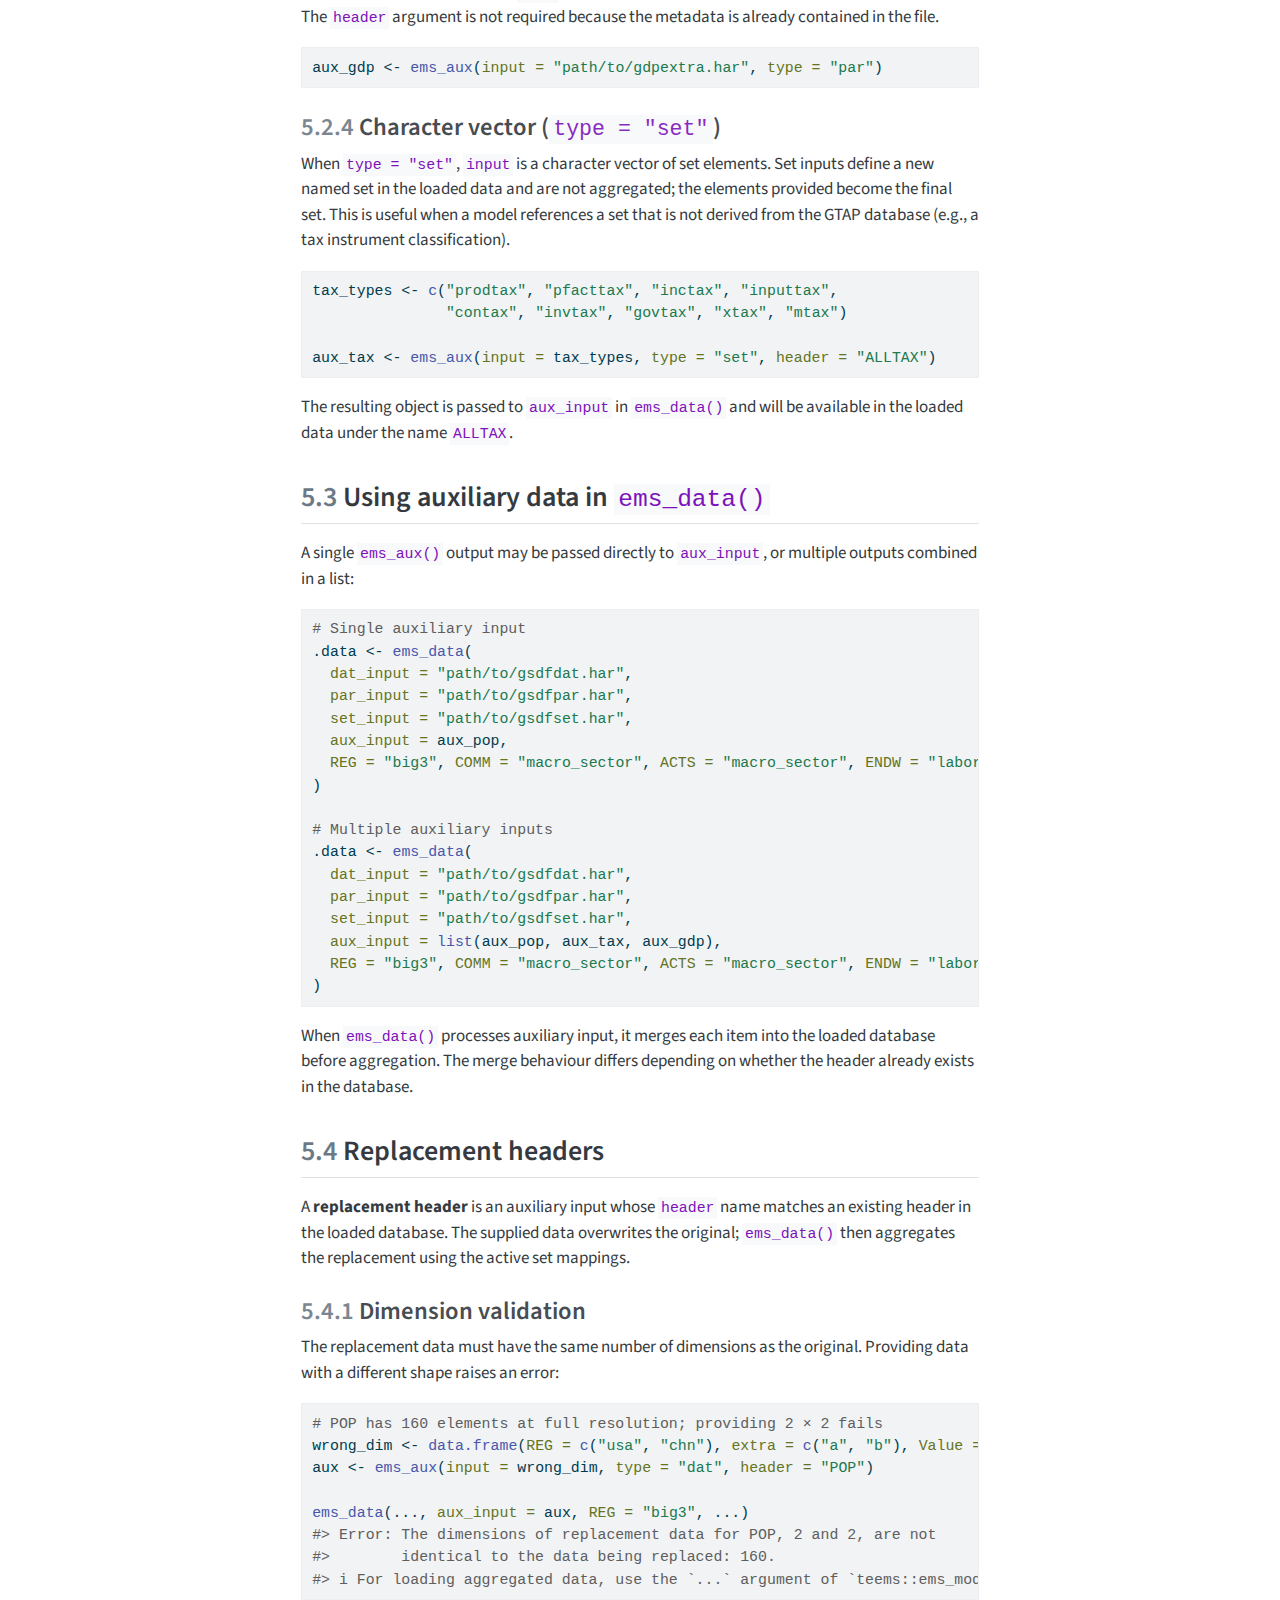
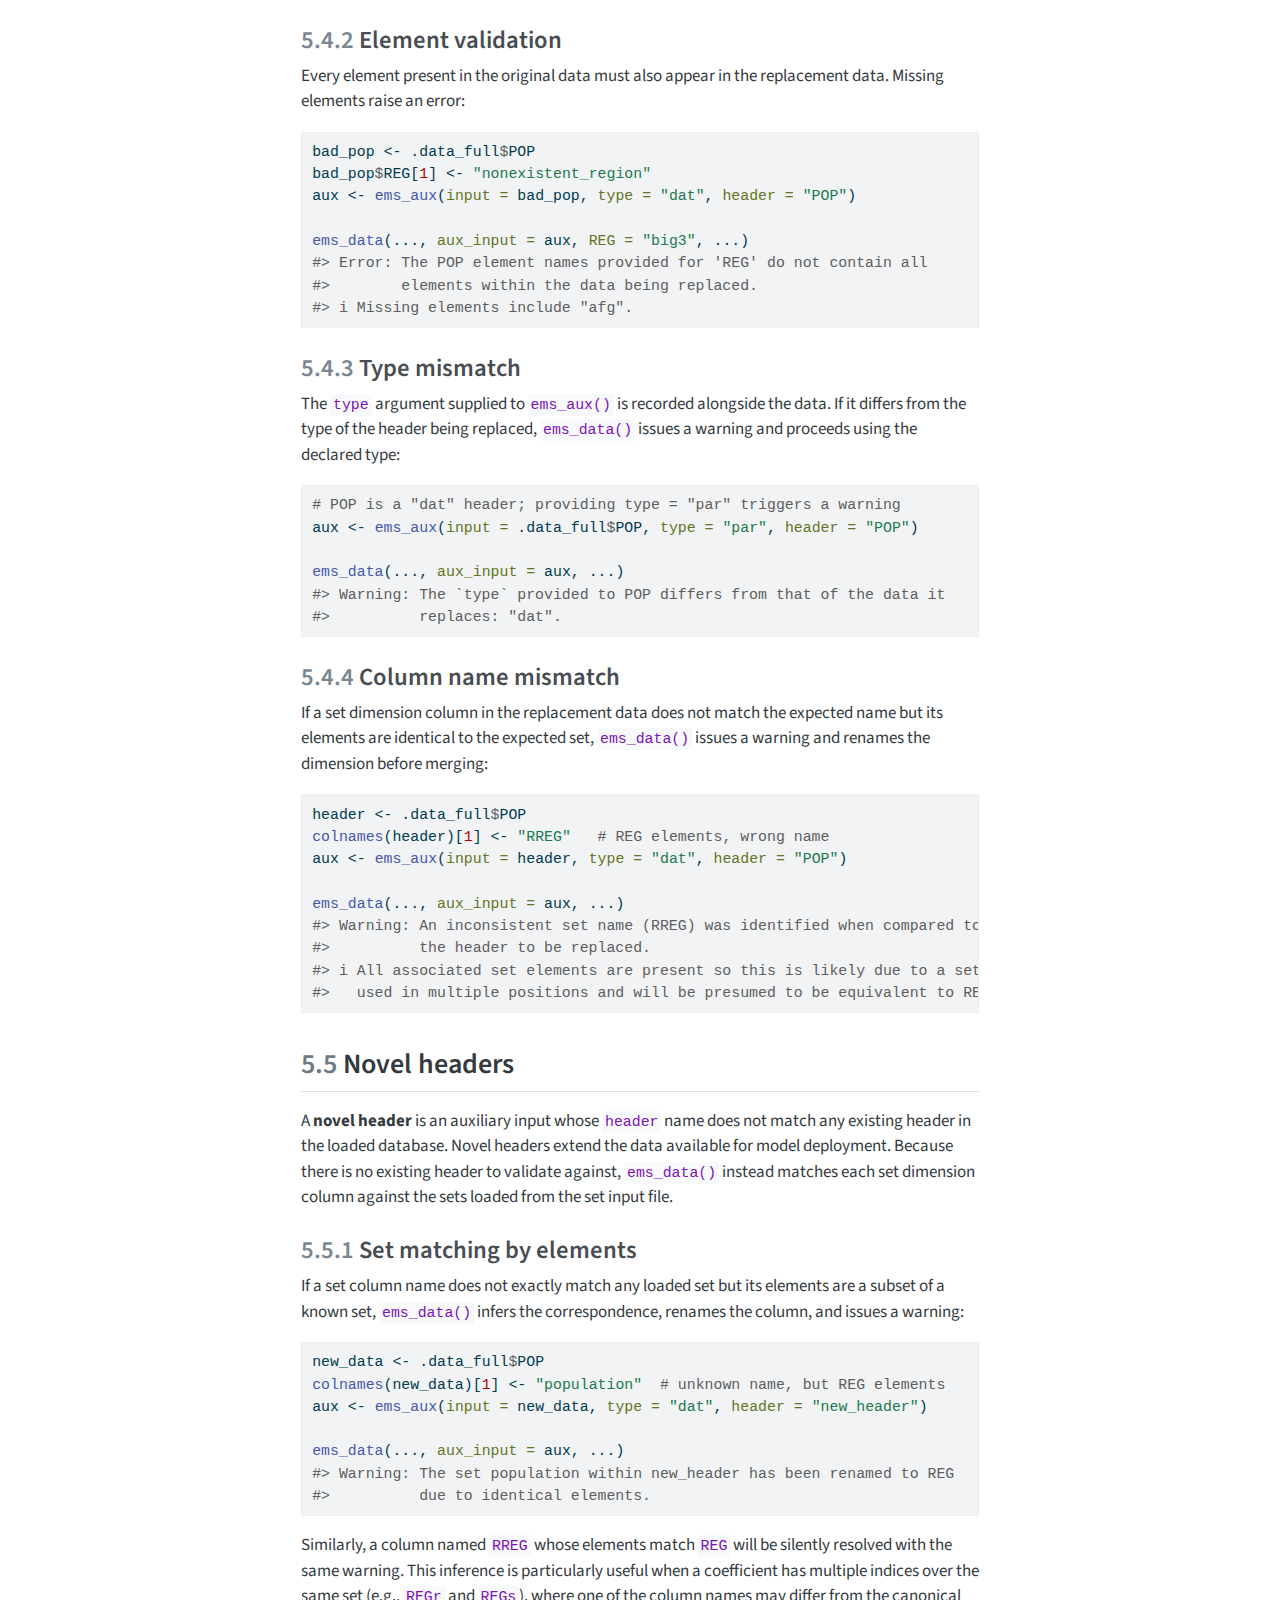
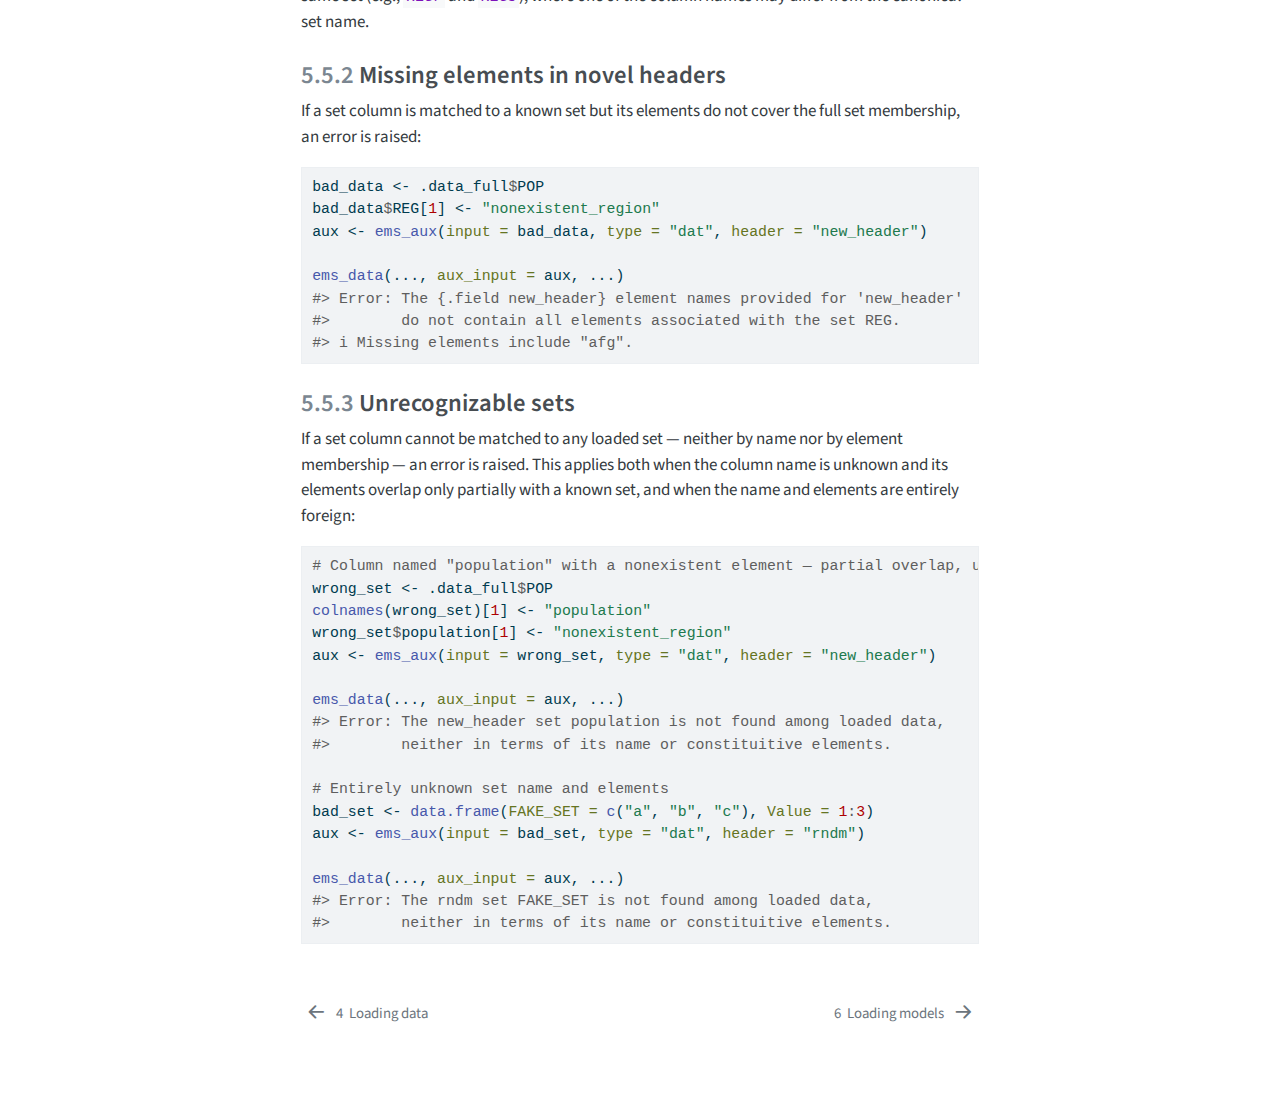
<file: aux_load.html>
<!DOCTYPE html>
<html xmlns="http://www.w3.org/1999/xhtml" lang="en" xml:lang="en"><head>

<meta charset="utf-8">
<meta name="generator" content="quarto-1.7.31">

<meta name="viewport" content="width=device-width, initial-scale=1.0, user-scalable=yes">


<title>5&nbsp; Auxiliary data – The {teems} R package user manual</title>
<style>
code{white-space: pre-wrap;}
span.smallcaps{font-variant: small-caps;}
div.columns{display: flex; gap: min(4vw, 1.5em);}
div.column{flex: auto; overflow-x: auto;}
div.hanging-indent{margin-left: 1.5em; text-indent: -1.5em;}
ul.task-list{list-style: none;}
ul.task-list li input[type="checkbox"] {
  width: 0.8em;
  margin: 0 0.8em 0.2em -1em; /* quarto-specific, see https://github.com/quarto-dev/quarto-cli/issues/4556 */ 
  vertical-align: middle;
}
/* CSS for syntax highlighting */
html { -webkit-text-size-adjust: 100%; }
pre > code.sourceCode { white-space: pre; position: relative; }
pre > code.sourceCode > span { display: inline-block; line-height: 1.25; }
pre > code.sourceCode > span:empty { height: 1.2em; }
.sourceCode { overflow: visible; }
code.sourceCode > span { color: inherit; text-decoration: inherit; }
div.sourceCode { margin: 1em 0; }
pre.sourceCode { margin: 0; }
@media screen {
div.sourceCode { overflow: auto; }
}
@media print {
pre > code.sourceCode { white-space: pre-wrap; }
pre > code.sourceCode > span { text-indent: -5em; padding-left: 5em; }
}
pre.numberSource code
  { counter-reset: source-line 0; }
pre.numberSource code > span
  { position: relative; left: -4em; counter-increment: source-line; }
pre.numberSource code > span > a:first-child::before
  { content: counter(source-line);
    position: relative; left: -1em; text-align: right; vertical-align: baseline;
    border: none; display: inline-block;
    -webkit-touch-callout: none; -webkit-user-select: none;
    -khtml-user-select: none; -moz-user-select: none;
    -ms-user-select: none; user-select: none;
    padding: 0 4px; width: 4em;
  }
pre.numberSource { margin-left: 3em;  padding-left: 4px; }
div.sourceCode
  {   }
@media screen {
pre > code.sourceCode > span > a:first-child::before { text-decoration: underline; }
}
</style>


<script src="site_libs/quarto-nav/quarto-nav.js"></script>
<script src="site_libs/quarto-nav/headroom.min.js"></script>
<script src="site_libs/clipboard/clipboard.min.js"></script>
<script src="site_libs/quarto-search/autocomplete.umd.js"></script>
<script src="site_libs/quarto-search/fuse.min.js"></script>
<script src="site_libs/quarto-search/quarto-search.js"></script>
<meta name="quarto:offset" content="./">
<link href="./model_load.html" rel="next">
<link href="./data_load.html" rel="prev">
<script src="site_libs/quarto-html/quarto.js" type="module"></script>
<script src="site_libs/quarto-html/tabsets/tabsets.js" type="module"></script>
<script src="site_libs/quarto-html/popper.min.js"></script>
<script src="site_libs/quarto-html/tippy.umd.min.js"></script>
<script src="site_libs/quarto-html/anchor.min.js"></script>
<link href="site_libs/quarto-html/tippy.css" rel="stylesheet">
<link href="site_libs/quarto-html/quarto-syntax-highlighting-e1a5c8363afafaef2c763b6775fbf3ca.css" rel="stylesheet" class="quarto-color-scheme" id="quarto-text-highlighting-styles">
<link href="site_libs/quarto-html/quarto-syntax-highlighting-dark-8ef56b68f8fa1e9d2ba328e99e439f80.css" rel="stylesheet" class="quarto-color-scheme quarto-color-alternate" id="quarto-text-highlighting-styles">
<link href="site_libs/quarto-html/quarto-syntax-highlighting-e1a5c8363afafaef2c763b6775fbf3ca.css" rel="stylesheet" class="quarto-color-scheme-extra" id="quarto-text-highlighting-styles">
<script src="site_libs/bootstrap/bootstrap.min.js"></script>
<link href="site_libs/bootstrap/bootstrap-icons.css" rel="stylesheet">
<link href="site_libs/bootstrap/bootstrap-813e30108dcf73170a1c733c14950347.min.css" rel="stylesheet" append-hash="true" class="quarto-color-scheme" id="quarto-bootstrap" data-mode="light">
<link href="site_libs/bootstrap/bootstrap-dark-56946a84a55d7b2346e72611fe48b419.min.css" rel="stylesheet" append-hash="true" class="quarto-color-scheme quarto-color-alternate" id="quarto-bootstrap" data-mode="dark">
<link href="site_libs/bootstrap/bootstrap-813e30108dcf73170a1c733c14950347.min.css" rel="stylesheet" append-hash="true" class="quarto-color-scheme-extra" id="quarto-bootstrap" data-mode="light">
<script id="quarto-search-options" type="application/json">{
  "location": "sidebar",
  "copy-button": false,
  "collapse-after": 3,
  "panel-placement": "start",
  "type": "textbox",
  "limit": 50,
  "keyboard-shortcut": [
    "f",
    "/",
    "s"
  ],
  "show-item-context": false,
  "language": {
    "search-no-results-text": "No results",
    "search-matching-documents-text": "matching documents",
    "search-copy-link-title": "Copy link to search",
    "search-hide-matches-text": "Hide additional matches",
    "search-more-match-text": "more match in this document",
    "search-more-matches-text": "more matches in this document",
    "search-clear-button-title": "Clear",
    "search-text-placeholder": "",
    "search-detached-cancel-button-title": "Cancel",
    "search-submit-button-title": "Submit",
    "search-label": "Search"
  }
}</script>


<link rel="stylesheet" href="styles.scss">
</head>

<body class="nav-sidebar floating quarto-light"><script id="quarto-html-before-body" type="application/javascript">
    const toggleBodyColorMode = (bsSheetEl) => {
      const mode = bsSheetEl.getAttribute("data-mode");
      const bodyEl = window.document.querySelector("body");
      if (mode === "dark") {
        bodyEl.classList.add("quarto-dark");
        bodyEl.classList.remove("quarto-light");
      } else {
        bodyEl.classList.add("quarto-light");
        bodyEl.classList.remove("quarto-dark");
      }
    }
    const toggleBodyColorPrimary = () => {
      const bsSheetEl = window.document.querySelector("link#quarto-bootstrap:not([rel=disabled-stylesheet])");
      if (bsSheetEl) {
        toggleBodyColorMode(bsSheetEl);
      }
    }
    const setColorSchemeToggle = (alternate) => {
      const toggles = window.document.querySelectorAll('.quarto-color-scheme-toggle');
      for (let i=0; i < toggles.length; i++) {
        const toggle = toggles[i];
        if (toggle) {
          if (alternate) {
            toggle.classList.add("alternate");
          } else {
            toggle.classList.remove("alternate");
          }
        }
      }
    };
    const toggleColorMode = (alternate) => {
      // Switch the stylesheets
      const primaryStylesheets = window.document.querySelectorAll('link.quarto-color-scheme:not(.quarto-color-alternate)');
      const alternateStylesheets = window.document.querySelectorAll('link.quarto-color-scheme.quarto-color-alternate');
      manageTransitions('#quarto-margin-sidebar .nav-link', false);
      if (alternate) {
        // note: dark is layered on light, we don't disable primary!
        enableStylesheet(alternateStylesheets);
        for (const sheetNode of alternateStylesheets) {
          if (sheetNode.id === "quarto-bootstrap") {
            toggleBodyColorMode(sheetNode);
          }
        }
      } else {
        disableStylesheet(alternateStylesheets);
        enableStylesheet(primaryStylesheets)
        toggleBodyColorPrimary();
      }
      manageTransitions('#quarto-margin-sidebar .nav-link', true);
      // Switch the toggles
      setColorSchemeToggle(alternate)
      // Hack to workaround the fact that safari doesn't
      // properly recolor the scrollbar when toggling (#1455)
      if (navigator.userAgent.indexOf('Safari') > 0 && navigator.userAgent.indexOf('Chrome') == -1) {
        manageTransitions("body", false);
        window.scrollTo(0, 1);
        setTimeout(() => {
          window.scrollTo(0, 0);
          manageTransitions("body", true);
        }, 40);
      }
    }
    const disableStylesheet = (stylesheets) => {
      for (let i=0; i < stylesheets.length; i++) {
        const stylesheet = stylesheets[i];
        stylesheet.rel = 'disabled-stylesheet';
      }
    }
    const enableStylesheet = (stylesheets) => {
      for (let i=0; i < stylesheets.length; i++) {
        const stylesheet = stylesheets[i];
        if(stylesheet.rel !== 'stylesheet') { // for Chrome, which will still FOUC without this check
          stylesheet.rel = 'stylesheet';
        }
      }
    }
    const manageTransitions = (selector, allowTransitions) => {
      const els = window.document.querySelectorAll(selector);
      for (let i=0; i < els.length; i++) {
        const el = els[i];
        if (allowTransitions) {
          el.classList.remove('notransition');
        } else {
          el.classList.add('notransition');
        }
      }
    }
    const isFileUrl = () => {
      return window.location.protocol === 'file:';
    }
    const hasAlternateSentinel = () => {
      let styleSentinel = getColorSchemeSentinel();
      if (styleSentinel !== null) {
        return styleSentinel === "alternate";
      } else {
        return false;
      }
    }
    const setStyleSentinel = (alternate) => {
      const value = alternate ? "alternate" : "default";
      if (!isFileUrl()) {
        window.localStorage.setItem("quarto-color-scheme", value);
      } else {
        localAlternateSentinel = value;
      }
    }
    const getColorSchemeSentinel = () => {
      if (!isFileUrl()) {
        const storageValue = window.localStorage.getItem("quarto-color-scheme");
        return storageValue != null ? storageValue : localAlternateSentinel;
      } else {
        return localAlternateSentinel;
      }
    }
    const toggleGiscusIfUsed = (isAlternate, darkModeDefault) => {
      const baseTheme = document.querySelector('#giscus-base-theme')?.value ?? 'light';
      const alternateTheme = document.querySelector('#giscus-alt-theme')?.value ?? 'dark';
      let newTheme = '';
      if(authorPrefersDark) {
        newTheme = isAlternate ? baseTheme : alternateTheme;
      } else {
        newTheme = isAlternate ? alternateTheme : baseTheme;
      }
      const changeGiscusTheme = () => {
        // From: https://github.com/giscus/giscus/issues/336
        const sendMessage = (message) => {
          const iframe = document.querySelector('iframe.giscus-frame');
          if (!iframe) return;
          iframe.contentWindow.postMessage({ giscus: message }, 'https://giscus.app');
        }
        sendMessage({
          setConfig: {
            theme: newTheme
          }
        });
      }
      const isGiscussLoaded = window.document.querySelector('iframe.giscus-frame') !== null;
      if (isGiscussLoaded) {
        changeGiscusTheme();
      }
    };
    const authorPrefersDark = false;
    const darkModeDefault = authorPrefersDark;
      document.querySelector('link#quarto-text-highlighting-styles.quarto-color-scheme-extra').rel = 'disabled-stylesheet';
      document.querySelector('link#quarto-bootstrap.quarto-color-scheme-extra').rel = 'disabled-stylesheet';
    let localAlternateSentinel = darkModeDefault ? 'alternate' : 'default';
    // Dark / light mode switch
    window.quartoToggleColorScheme = () => {
      // Read the current dark / light value
      let toAlternate = !hasAlternateSentinel();
      toggleColorMode(toAlternate);
      setStyleSentinel(toAlternate);
      toggleGiscusIfUsed(toAlternate, darkModeDefault);
      window.dispatchEvent(new Event('resize'));
    };
    // Switch to dark mode if need be
    if (hasAlternateSentinel()) {
      toggleColorMode(true);
    } else {
      toggleColorMode(false);
    }
  </script>

<div id="quarto-search-results"></div>
  <header id="quarto-header" class="headroom fixed-top">
  <nav class="quarto-secondary-nav">
    <div class="container-fluid d-flex">
      <button type="button" class="quarto-btn-toggle btn" data-bs-toggle="collapse" role="button" data-bs-target=".quarto-sidebar-collapse-item" aria-controls="quarto-sidebar" aria-expanded="false" aria-label="Toggle sidebar navigation" onclick="if (window.quartoToggleHeadroom) { window.quartoToggleHeadroom(); }">
        <i class="bi bi-layout-text-sidebar-reverse"></i>
      </button>
        <nav class="quarto-page-breadcrumbs" aria-label="breadcrumb"><ol class="breadcrumb"><li class="breadcrumb-item"><a href="./data_load.html">Data and model inputs</a></li><li class="breadcrumb-item"><a href="./aux_load.html"><span class="chapter-number">5</span>&nbsp; <span class="chapter-title">Auxiliary data</span></a></li></ol></nav>
        <a class="flex-grow-1" role="navigation" data-bs-toggle="collapse" data-bs-target=".quarto-sidebar-collapse-item" aria-controls="quarto-sidebar" aria-expanded="false" aria-label="Toggle sidebar navigation" onclick="if (window.quartoToggleHeadroom) { window.quartoToggleHeadroom(); }">      
        </a>
      <button type="button" class="btn quarto-search-button" aria-label="Search" onclick="window.quartoOpenSearch();">
        <i class="bi bi-search"></i>
      </button>
    </div>
  </nav>
</header>
<!-- content -->
<div id="quarto-content" class="quarto-container page-columns page-rows-contents page-layout-article">
<!-- sidebar -->
  <nav id="quarto-sidebar" class="sidebar collapse collapse-horizontal quarto-sidebar-collapse-item sidebar-navigation floating overflow-auto">
    <div class="pt-lg-2 mt-2 text-left sidebar-header">
    <div class="sidebar-title mb-0 py-0">
      <a href="./">The {teems} R package user manual</a> 
        <div class="sidebar-tools-main">
    <a href="https://github.com/teemsphere/teemsphere.github.io" title="Source Code" class="quarto-navigation-tool px-1" aria-label="Source Code"><i class="bi bi-github"></i></a>
  <a href="" class="quarto-color-scheme-toggle quarto-navigation-tool  px-1" onclick="window.quartoToggleColorScheme(); return false;" title="Toggle dark mode"><i class="bi"></i></a>
</div>
    </div>
      </div>
        <div class="mt-2 flex-shrink-0 align-items-center">
        <div class="sidebar-search">
        <div id="quarto-search" class="" title="Search"></div>
        </div>
        </div>
    <div class="sidebar-menu-container"> 
    <ul class="list-unstyled mt-1">
        <li class="sidebar-item">
  <div class="sidebar-item-container"> 
  <a href="./index.html" class="sidebar-item-text sidebar-link">
 <span class="menu-text"><span class="chapter-number">1</span>&nbsp; <span class="chapter-title">Introduction</span></span></a>
  </div>
</li>
        <li class="sidebar-item sidebar-item-section">
      <div class="sidebar-item-container"> 
            <a class="sidebar-item-text sidebar-link text-start" data-bs-toggle="collapse" data-bs-target="#quarto-sidebar-section-1" role="navigation" aria-expanded="true">
 <span class="menu-text">Getting started</span></a>
          <a class="sidebar-item-toggle text-start" data-bs-toggle="collapse" data-bs-target="#quarto-sidebar-section-1" role="navigation" aria-expanded="true" aria-label="Toggle section">
            <i class="bi bi-chevron-right ms-2"></i>
          </a> 
      </div>
      <ul id="quarto-sidebar-section-1" class="collapse list-unstyled sidebar-section depth1 show">  
          <li class="sidebar-item">
  <div class="sidebar-item-container"> 
  <a href="./dependencies.html" class="sidebar-item-text sidebar-link">
 <span class="menu-text"><span class="chapter-number">2</span>&nbsp; <span class="chapter-title">Dependencies</span></span></a>
  </div>
</li>
          <li class="sidebar-item">
  <div class="sidebar-item-container"> 
  <a href="./quickstart.html" class="sidebar-item-text sidebar-link">
 <span class="menu-text"><span class="chapter-number">3</span>&nbsp; <span class="chapter-title">Quickstart</span></span></a>
  </div>
</li>
      </ul>
  </li>
        <li class="sidebar-item sidebar-item-section">
      <div class="sidebar-item-container"> 
            <a class="sidebar-item-text sidebar-link text-start" data-bs-toggle="collapse" data-bs-target="#quarto-sidebar-section-2" role="navigation" aria-expanded="true">
 <span class="menu-text">Data and model inputs</span></a>
          <a class="sidebar-item-toggle text-start" data-bs-toggle="collapse" data-bs-target="#quarto-sidebar-section-2" role="navigation" aria-expanded="true" aria-label="Toggle section">
            <i class="bi bi-chevron-right ms-2"></i>
          </a> 
      </div>
      <ul id="quarto-sidebar-section-2" class="collapse list-unstyled sidebar-section depth1 show">  
          <li class="sidebar-item">
  <div class="sidebar-item-container"> 
  <a href="./data_load.html" class="sidebar-item-text sidebar-link">
 <span class="menu-text"><span class="chapter-number">4</span>&nbsp; <span class="chapter-title">Loading data</span></span></a>
  </div>
</li>
          <li class="sidebar-item">
  <div class="sidebar-item-container"> 
  <a href="./aux_load.html" class="sidebar-item-text sidebar-link active">
 <span class="menu-text"><span class="chapter-number">5</span>&nbsp; <span class="chapter-title">Auxiliary data</span></span></a>
  </div>
</li>
          <li class="sidebar-item">
  <div class="sidebar-item-container"> 
  <a href="./model_load.html" class="sidebar-item-text sidebar-link">
 <span class="menu-text"><span class="chapter-number">6</span>&nbsp; <span class="chapter-title">Loading models</span></span></a>
  </div>
</li>
      </ul>
  </li>
        <li class="sidebar-item sidebar-item-section">
      <div class="sidebar-item-container"> 
            <a class="sidebar-item-text sidebar-link text-start" data-bs-toggle="collapse" data-bs-target="#quarto-sidebar-section-3" role="navigation" aria-expanded="true">
 <span class="menu-text">Swaps and shocks</span></a>
          <a class="sidebar-item-toggle text-start" data-bs-toggle="collapse" data-bs-target="#quarto-sidebar-section-3" role="navigation" aria-expanded="true" aria-label="Toggle section">
            <i class="bi bi-chevron-right ms-2"></i>
          </a> 
      </div>
      <ul id="quarto-sidebar-section-3" class="collapse list-unstyled sidebar-section depth1 show">  
          <li class="sidebar-item">
  <div class="sidebar-item-container"> 
  <a href="./swaps.html" class="sidebar-item-text sidebar-link">
 <span class="menu-text"><span class="chapter-number">7</span>&nbsp; <span class="chapter-title">Closure swaps</span></span></a>
  </div>
</li>
          <li class="sidebar-item">
  <div class="sidebar-item-container"> 
  <a href="./uniform_shocks.html" class="sidebar-item-text sidebar-link">
 <span class="menu-text"><span class="chapter-number">8</span>&nbsp; <span class="chapter-title">Uniform shocks</span></span></a>
  </div>
</li>
          <li class="sidebar-item">
  <div class="sidebar-item-container"> 
  <a href="./custom_shocks.html" class="sidebar-item-text sidebar-link">
 <span class="menu-text"><span class="chapter-number">9</span>&nbsp; <span class="chapter-title">Custom shocks</span></span></a>
  </div>
</li>
          <li class="sidebar-item">
  <div class="sidebar-item-container"> 
  <a href="./scenario_shocks.html" class="sidebar-item-text sidebar-link">
 <span class="menu-text"><span class="chapter-number">10</span>&nbsp; <span class="chapter-title">Scenario shocks</span></span></a>
  </div>
</li>
      </ul>
  </li>
        <li class="sidebar-item sidebar-item-section">
      <div class="sidebar-item-container"> 
            <a class="sidebar-item-text sidebar-link text-start" data-bs-toggle="collapse" data-bs-target="#quarto-sidebar-section-4" role="navigation" aria-expanded="true">
 <span class="menu-text">Deploying and solving the model</span></a>
          <a class="sidebar-item-toggle text-start" data-bs-toggle="collapse" data-bs-target="#quarto-sidebar-section-4" role="navigation" aria-expanded="true" aria-label="Toggle section">
            <i class="bi bi-chevron-right ms-2"></i>
          </a> 
      </div>
      <ul id="quarto-sidebar-section-4" class="collapse list-unstyled sidebar-section depth1 show">  
          <li class="sidebar-item">
  <div class="sidebar-item-container"> 
  <a href="./deploy.html" class="sidebar-item-text sidebar-link">
 <span class="menu-text"><span class="chapter-number">11</span>&nbsp; <span class="chapter-title">Deploying the model</span></span></a>
  </div>
</li>
          <li class="sidebar-item">
  <div class="sidebar-item-container"> 
  <a href="./solve.html" class="sidebar-item-text sidebar-link">
 <span class="menu-text"><span class="chapter-number">12</span>&nbsp; <span class="chapter-title">Solving the model</span></span></a>
  </div>
</li>
          <li class="sidebar-item">
  <div class="sidebar-item-container"> 
  <a href="./solve_in_situ.html" class="sidebar-item-text sidebar-link">
 <span class="menu-text"><span class="chapter-number">13</span>&nbsp; <span class="chapter-title">Solving in-situ</span></span></a>
  </div>
</li>
          <li class="sidebar-item">
  <div class="sidebar-item-container"> 
  <a href="./compose.html" class="sidebar-item-text sidebar-link">
 <span class="menu-text"><span class="chapter-number">14</span>&nbsp; <span class="chapter-title">Composing results</span></span></a>
  </div>
</li>
      </ul>
  </li>
        <li class="sidebar-item sidebar-item-section">
      <div class="sidebar-item-container"> 
            <a class="sidebar-item-text sidebar-link text-start" data-bs-toggle="collapse" data-bs-target="#quarto-sidebar-section-5" role="navigation" aria-expanded="true">
 <span class="menu-text">Configuration</span></a>
          <a class="sidebar-item-toggle text-start" data-bs-toggle="collapse" data-bs-target="#quarto-sidebar-section-5" role="navigation" aria-expanded="true" aria-label="Toggle section">
            <i class="bi bi-chevron-right ms-2"></i>
          </a> 
      </div>
      <ul id="quarto-sidebar-section-5" class="collapse list-unstyled sidebar-section depth1 show">  
          <li class="sidebar-item">
  <div class="sidebar-item-container"> 
  <a href="./options.html" class="sidebar-item-text sidebar-link">
 <span class="menu-text"><span class="chapter-number">15</span>&nbsp; <span class="chapter-title">Package options</span></span></a>
  </div>
</li>
      </ul>
  </li>
        <li class="sidebar-item sidebar-item-section">
      <div class="sidebar-item-container"> 
            <a class="sidebar-item-text sidebar-link text-start" data-bs-toggle="collapse" data-bs-target="#quarto-sidebar-section-6" role="navigation" aria-expanded="true">
 <span class="menu-text">Examples</span></a>
          <a class="sidebar-item-toggle text-start" data-bs-toggle="collapse" data-bs-target="#quarto-sidebar-section-6" role="navigation" aria-expanded="true" aria-label="Toggle section">
            <i class="bi bi-chevron-right ms-2"></i>
          </a> 
      </div>
      <ul id="quarto-sidebar-section-6" class="collapse list-unstyled sidebar-section depth1 show">  
          <li class="sidebar-item">
  <div class="sidebar-item-container"> 
  <a href="./example.html" class="sidebar-item-text sidebar-link">
 <span class="menu-text"><span class="chapter-number">16</span>&nbsp; <span class="chapter-title">Example files</span></span></a>
  </div>
</li>
      </ul>
  </li>
    </ul>
    </div>
</nav>
<div id="quarto-sidebar-glass" class="quarto-sidebar-collapse-item" data-bs-toggle="collapse" data-bs-target=".quarto-sidebar-collapse-item"></div>
<!-- margin-sidebar -->
    <div id="quarto-margin-sidebar" class="sidebar margin-sidebar">
        <nav id="TOC" role="doc-toc" class="toc-active">
    <h2 id="toc-title">Table of contents</h2>
   
  <ul>
  <li><a href="#overview" id="toc-overview" class="nav-link active" data-scroll-target="#overview"><span class="header-section-number">5.1</span> Overview</a></li>
  <li><a href="#input-formats" id="toc-input-formats" class="nav-link" data-scroll-target="#input-formats"><span class="header-section-number">5.2</span> Input formats</a>
  <ul class="collapse">
  <li><a href="#data-frame" id="toc-data-frame" class="nav-link" data-scroll-target="#data-frame"><span class="header-section-number">5.2.1</span> Data frame</a></li>
  <li><a href="#csv-file" id="toc-csv-file" class="nav-link" data-scroll-target="#csv-file"><span class="header-section-number">5.2.2</span> CSV file</a></li>
  <li><a href="#har-file" id="toc-har-file" class="nav-link" data-scroll-target="#har-file"><span class="header-section-number">5.2.3</span> HAR file</a></li>
  <li><a href="#character-vector-type-set" id="toc-character-vector-type-set" class="nav-link" data-scroll-target="#character-vector-type-set"><span class="header-section-number">5.2.4</span> Character vector (<code>type = "set"</code>)</a></li>
  </ul></li>
  <li><a href="#using-auxiliary-data-in-ems_data" id="toc-using-auxiliary-data-in-ems_data" class="nav-link" data-scroll-target="#using-auxiliary-data-in-ems_data"><span class="header-section-number">5.3</span> Using auxiliary data in <code>ems_data()</code></a></li>
  <li><a href="#replacement-headers" id="toc-replacement-headers" class="nav-link" data-scroll-target="#replacement-headers"><span class="header-section-number">5.4</span> Replacement headers</a>
  <ul class="collapse">
  <li><a href="#dimension-validation" id="toc-dimension-validation" class="nav-link" data-scroll-target="#dimension-validation"><span class="header-section-number">5.4.1</span> Dimension validation</a></li>
  <li><a href="#element-validation" id="toc-element-validation" class="nav-link" data-scroll-target="#element-validation"><span class="header-section-number">5.4.2</span> Element validation</a></li>
  <li><a href="#type-mismatch" id="toc-type-mismatch" class="nav-link" data-scroll-target="#type-mismatch"><span class="header-section-number">5.4.3</span> Type mismatch</a></li>
  <li><a href="#column-name-mismatch" id="toc-column-name-mismatch" class="nav-link" data-scroll-target="#column-name-mismatch"><span class="header-section-number">5.4.4</span> Column name mismatch</a></li>
  </ul></li>
  <li><a href="#novel-headers" id="toc-novel-headers" class="nav-link" data-scroll-target="#novel-headers"><span class="header-section-number">5.5</span> Novel headers</a>
  <ul class="collapse">
  <li><a href="#set-matching-by-elements" id="toc-set-matching-by-elements" class="nav-link" data-scroll-target="#set-matching-by-elements"><span class="header-section-number">5.5.1</span> Set matching by elements</a></li>
  <li><a href="#missing-elements-in-novel-headers" id="toc-missing-elements-in-novel-headers" class="nav-link" data-scroll-target="#missing-elements-in-novel-headers"><span class="header-section-number">5.5.2</span> Missing elements in novel headers</a></li>
  <li><a href="#unrecognizable-sets" id="toc-unrecognizable-sets" class="nav-link" data-scroll-target="#unrecognizable-sets"><span class="header-section-number">5.5.3</span> Unrecognizable sets</a></li>
  </ul></li>
  </ul>
<div class="toc-actions"><ul><li><a href="https://github.com/teemsphere/teemsphere.github.io/edit/main/aux_load.qmd" class="toc-action"><i class="bi bi-github"></i>Edit this page</a></li></ul></div></nav>
    </div>
<!-- main -->
<main class="content" id="quarto-document-content">


<header id="title-block-header" class="quarto-title-block default"><nav class="quarto-page-breadcrumbs quarto-title-breadcrumbs d-none d-lg-block" aria-label="breadcrumb"><ol class="breadcrumb"><li class="breadcrumb-item"><a href="./data_load.html">Data and model inputs</a></li><li class="breadcrumb-item"><a href="./aux_load.html"><span class="chapter-number">5</span>&nbsp; <span class="chapter-title">Auxiliary data</span></a></li></ol></nav>
<div class="quarto-title">
<h1 class="title"><span class="chapter-number">5</span>&nbsp; <span class="chapter-title">Auxiliary data</span></h1>
</div>



<div class="quarto-title-meta">

    
  
    
  </div>
  


</header>


<section id="overview" class="level2" data-number="5.1">
<h2 data-number="5.1" class="anchored" data-anchor-id="overview"><span class="header-section-number">5.1</span> Overview</h2>
<p><code>ems_aux()</code> prepares a single auxiliary input for injection into the <code>ems_data()</code> pipeline via the <code>aux_input</code> argument. Auxiliary data can replace an existing header in the loaded database or introduce a novel header not present in the original files. All auxiliary data is loaded at full (unaggregated) resolution; <code>ems_data()</code> subsequently aggregates it according to the active set mappings and the <code>type</code> argument.</p>
<div class="sourceCode" id="cb1"><pre class="sourceCode r code-with-copy"><code class="sourceCode r"><span id="cb1-1"><a href="#cb1-1" aria-hidden="true" tabindex="-1"></a><span class="fu">ems_aux</span>(input, type, <span class="at">header =</span> <span class="cn">NULL</span>)</span></code><button title="Copy to Clipboard" class="code-copy-button"><i class="bi"></i></button></pre></div>
<table class="caption-top table">
<colgroup>
<col style="width: 34%">
<col style="width: 20%">
<col style="width: 44%">
</colgroup>
<thead>
<tr class="header">
<th>Argument</th>
<th>Type</th>
<th>Description</th>
</tr>
</thead>
<tbody>
<tr class="odd">
<td><code>input</code></td>
<td>Data frame, character vector, or file path</td>
<td>The auxiliary data to load. Accepts a data frame or data frame extension (e.g., tibble, data.table) for <code>"dat"</code> and <code>"par"</code> types; a character vector for <code>"set"</code>; or a path to a CSV or GTAP HAR file</td>
</tr>
<tr class="even">
<td><code>type</code></td>
<td>Character</td>
<td>Aggregation type: <code>"dat"</code> (sum aggregation), <code>"par"</code> (mean or weighted mean aggregation), or <code>"set"</code> (final set elements, no aggregation)</td>
</tr>
<tr class="odd">
<td><code>header</code></td>
<td>Character or <code>NULL</code></td>
<td>Header name for the input. Required unless <code>input</code> is a GTAP HAR file, which already contains header metadata</td>
</tr>
</tbody>
</table>
</section>
<section id="input-formats" class="level2" data-number="5.2">
<h2 data-number="5.2" class="anchored" data-anchor-id="input-formats"><span class="header-section-number">5.2</span> Input formats</h2>
<p><code>ems_aux()</code> accepts three input formats determined by <code>input</code>.</p>
<section id="data-frame" class="level3" data-number="5.2.1">
<h3 data-number="5.2.1" class="anchored" data-anchor-id="data-frame"><span class="header-section-number">5.2.1</span> Data frame</h3>
<p>A data frame, tibble, or data.table containing a <code>Value</code> column and one or more set columns identifying the dimensions of the coefficient. The <code>header</code> argument is required.</p>
<div class="sourceCode" id="cb2"><pre class="sourceCode r code-with-copy"><code class="sourceCode r"><span id="cb2-1"><a href="#cb2-1" aria-hidden="true" tabindex="-1"></a><span class="co"># Load at full resolution, modify, then prepare as auxiliary input</span></span>
<span id="cb2-2"><a href="#cb2-2" aria-hidden="true" tabindex="-1"></a>.data_full <span class="ot">&lt;-</span> <span class="fu">ems_data</span>(</span>
<span id="cb2-3"><a href="#cb2-3" aria-hidden="true" tabindex="-1"></a>  <span class="at">dat_input =</span> <span class="st">"path/to/gsdfdat.har"</span>,</span>
<span id="cb2-4"><a href="#cb2-4" aria-hidden="true" tabindex="-1"></a>  <span class="at">par_input =</span> <span class="st">"path/to/gsdfpar.har"</span>,</span>
<span id="cb2-5"><a href="#cb2-5" aria-hidden="true" tabindex="-1"></a>  <span class="at">set_input =</span> <span class="st">"path/to/gsdfset.har"</span>,</span>
<span id="cb2-6"><a href="#cb2-6" aria-hidden="true" tabindex="-1"></a>  <span class="at">REG =</span> <span class="st">"full"</span>, <span class="at">COMM =</span> <span class="st">"full"</span>, <span class="at">ACTS =</span> <span class="st">"full"</span>, <span class="at">ENDW =</span> <span class="st">"labor_agg"</span></span>
<span id="cb2-7"><a href="#cb2-7" aria-hidden="true" tabindex="-1"></a>)</span>
<span id="cb2-8"><a href="#cb2-8" aria-hidden="true" tabindex="-1"></a></span>
<span id="cb2-9"><a href="#cb2-9" aria-hidden="true" tabindex="-1"></a>pop <span class="ot">&lt;-</span> .data_full<span class="sc">$</span>POP</span>
<span id="cb2-10"><a href="#cb2-10" aria-hidden="true" tabindex="-1"></a>pop<span class="sc">$</span>Value <span class="ot">&lt;-</span> pop<span class="sc">$</span>Value <span class="sc">*</span> <span class="fl">1.25</span></span>
<span id="cb2-11"><a href="#cb2-11" aria-hidden="true" tabindex="-1"></a></span>
<span id="cb2-12"><a href="#cb2-12" aria-hidden="true" tabindex="-1"></a>aux_pop <span class="ot">&lt;-</span> <span class="fu">ems_aux</span>(<span class="at">input =</span> pop, <span class="at">type =</span> <span class="st">"dat"</span>, <span class="at">header =</span> <span class="st">"POP"</span>)</span></code><button title="Copy to Clipboard" class="code-copy-button"><i class="bi"></i></button></pre></div>
</section>
<section id="csv-file" class="level3" data-number="5.2.2">
<h3 data-number="5.2.2" class="anchored" data-anchor-id="csv-file"><span class="header-section-number">5.2.2</span> CSV file</h3>
<p>A path to a CSV file formatted identically to the data frame format above (set columns + <code>Value</code> column). The <code>header</code> argument is required.</p>
<div class="sourceCode" id="cb3"><pre class="sourceCode r code-with-copy"><code class="sourceCode r"><span id="cb3-1"><a href="#cb3-1" aria-hidden="true" tabindex="-1"></a><span class="fu">write.csv</span>(pop, <span class="st">"path/to/pop.csv"</span>, <span class="at">row.names =</span> <span class="cn">FALSE</span>)</span>
<span id="cb3-2"><a href="#cb3-2" aria-hidden="true" tabindex="-1"></a>aux_pop <span class="ot">&lt;-</span> <span class="fu">ems_aux</span>(<span class="at">input =</span> <span class="st">"path/to/pop.csv"</span>, <span class="at">type =</span> <span class="st">"dat"</span>, <span class="at">header =</span> <span class="st">"POP"</span>)</span></code><button title="Copy to Clipboard" class="code-copy-button"><i class="bi"></i></button></pre></div>
</section>
<section id="har-file" class="level3" data-number="5.2.3">
<h3 data-number="5.2.3" class="anchored" data-anchor-id="har-file"><span class="header-section-number">5.2.3</span> HAR file</h3>
<p>A path to a GTAP header array (<code>.har</code>) file. All headers within the file are loaded as a named list. The <code>header</code> argument is not required because the metadata is already contained in the file.</p>
<div class="sourceCode" id="cb4"><pre class="sourceCode r code-with-copy"><code class="sourceCode r"><span id="cb4-1"><a href="#cb4-1" aria-hidden="true" tabindex="-1"></a>aux_gdp <span class="ot">&lt;-</span> <span class="fu">ems_aux</span>(<span class="at">input =</span> <span class="st">"path/to/gdpextra.har"</span>, <span class="at">type =</span> <span class="st">"par"</span>)</span></code><button title="Copy to Clipboard" class="code-copy-button"><i class="bi"></i></button></pre></div>
</section>
<section id="character-vector-type-set" class="level3" data-number="5.2.4">
<h3 data-number="5.2.4" class="anchored" data-anchor-id="character-vector-type-set"><span class="header-section-number">5.2.4</span> Character vector (<code>type = "set"</code>)</h3>
<p>When <code>type = "set"</code>, <code>input</code> is a character vector of set elements. Set inputs define a new named set in the loaded data and are not aggregated; the elements provided become the final set. This is useful when a model references a set that is not derived from the GTAP database (e.g., a tax instrument classification).</p>
<div class="sourceCode" id="cb5"><pre class="sourceCode r code-with-copy"><code class="sourceCode r"><span id="cb5-1"><a href="#cb5-1" aria-hidden="true" tabindex="-1"></a>tax_types <span class="ot">&lt;-</span> <span class="fu">c</span>(<span class="st">"prodtax"</span>, <span class="st">"pfacttax"</span>, <span class="st">"inctax"</span>, <span class="st">"inputtax"</span>,</span>
<span id="cb5-2"><a href="#cb5-2" aria-hidden="true" tabindex="-1"></a>               <span class="st">"contax"</span>, <span class="st">"invtax"</span>, <span class="st">"govtax"</span>, <span class="st">"xtax"</span>, <span class="st">"mtax"</span>)</span>
<span id="cb5-3"><a href="#cb5-3" aria-hidden="true" tabindex="-1"></a></span>
<span id="cb5-4"><a href="#cb5-4" aria-hidden="true" tabindex="-1"></a>aux_tax <span class="ot">&lt;-</span> <span class="fu">ems_aux</span>(<span class="at">input =</span> tax_types, <span class="at">type =</span> <span class="st">"set"</span>, <span class="at">header =</span> <span class="st">"ALLTAX"</span>)</span></code><button title="Copy to Clipboard" class="code-copy-button"><i class="bi"></i></button></pre></div>
<p>The resulting object is passed to <code>aux_input</code> in <code>ems_data()</code> and will be available in the loaded data under the name <code>ALLTAX</code>.</p>
</section>
</section>
<section id="using-auxiliary-data-in-ems_data" class="level2" data-number="5.3">
<h2 data-number="5.3" class="anchored" data-anchor-id="using-auxiliary-data-in-ems_data"><span class="header-section-number">5.3</span> Using auxiliary data in <code>ems_data()</code></h2>
<p>A single <code>ems_aux()</code> output may be passed directly to <code>aux_input</code>, or multiple outputs combined in a list:</p>
<div class="sourceCode" id="cb6"><pre class="sourceCode r code-with-copy"><code class="sourceCode r"><span id="cb6-1"><a href="#cb6-1" aria-hidden="true" tabindex="-1"></a><span class="co"># Single auxiliary input</span></span>
<span id="cb6-2"><a href="#cb6-2" aria-hidden="true" tabindex="-1"></a>.data <span class="ot">&lt;-</span> <span class="fu">ems_data</span>(</span>
<span id="cb6-3"><a href="#cb6-3" aria-hidden="true" tabindex="-1"></a>  <span class="at">dat_input =</span> <span class="st">"path/to/gsdfdat.har"</span>,</span>
<span id="cb6-4"><a href="#cb6-4" aria-hidden="true" tabindex="-1"></a>  <span class="at">par_input =</span> <span class="st">"path/to/gsdfpar.har"</span>,</span>
<span id="cb6-5"><a href="#cb6-5" aria-hidden="true" tabindex="-1"></a>  <span class="at">set_input =</span> <span class="st">"path/to/gsdfset.har"</span>,</span>
<span id="cb6-6"><a href="#cb6-6" aria-hidden="true" tabindex="-1"></a>  <span class="at">aux_input =</span> aux_pop,</span>
<span id="cb6-7"><a href="#cb6-7" aria-hidden="true" tabindex="-1"></a>  <span class="at">REG =</span> <span class="st">"big3"</span>, <span class="at">COMM =</span> <span class="st">"macro_sector"</span>, <span class="at">ACTS =</span> <span class="st">"macro_sector"</span>, <span class="at">ENDW =</span> <span class="st">"labor_agg"</span></span>
<span id="cb6-8"><a href="#cb6-8" aria-hidden="true" tabindex="-1"></a>)</span>
<span id="cb6-9"><a href="#cb6-9" aria-hidden="true" tabindex="-1"></a></span>
<span id="cb6-10"><a href="#cb6-10" aria-hidden="true" tabindex="-1"></a><span class="co"># Multiple auxiliary inputs</span></span>
<span id="cb6-11"><a href="#cb6-11" aria-hidden="true" tabindex="-1"></a>.data <span class="ot">&lt;-</span> <span class="fu">ems_data</span>(</span>
<span id="cb6-12"><a href="#cb6-12" aria-hidden="true" tabindex="-1"></a>  <span class="at">dat_input =</span> <span class="st">"path/to/gsdfdat.har"</span>,</span>
<span id="cb6-13"><a href="#cb6-13" aria-hidden="true" tabindex="-1"></a>  <span class="at">par_input =</span> <span class="st">"path/to/gsdfpar.har"</span>,</span>
<span id="cb6-14"><a href="#cb6-14" aria-hidden="true" tabindex="-1"></a>  <span class="at">set_input =</span> <span class="st">"path/to/gsdfset.har"</span>,</span>
<span id="cb6-15"><a href="#cb6-15" aria-hidden="true" tabindex="-1"></a>  <span class="at">aux_input =</span> <span class="fu">list</span>(aux_pop, aux_tax, aux_gdp),</span>
<span id="cb6-16"><a href="#cb6-16" aria-hidden="true" tabindex="-1"></a>  <span class="at">REG =</span> <span class="st">"big3"</span>, <span class="at">COMM =</span> <span class="st">"macro_sector"</span>, <span class="at">ACTS =</span> <span class="st">"macro_sector"</span>, <span class="at">ENDW =</span> <span class="st">"labor_agg"</span></span>
<span id="cb6-17"><a href="#cb6-17" aria-hidden="true" tabindex="-1"></a>)</span></code><button title="Copy to Clipboard" class="code-copy-button"><i class="bi"></i></button></pre></div>
<p>When <code>ems_data()</code> processes auxiliary input, it merges each item into the loaded database before aggregation. The merge behaviour differs depending on whether the header already exists in the database.</p>
</section>
<section id="replacement-headers" class="level2" data-number="5.4">
<h2 data-number="5.4" class="anchored" data-anchor-id="replacement-headers"><span class="header-section-number">5.4</span> Replacement headers</h2>
<p>A <strong>replacement header</strong> is an auxiliary input whose <code>header</code> name matches an existing header in the loaded database. The supplied data overwrites the original; <code>ems_data()</code> then aggregates the replacement using the active set mappings.</p>
<section id="dimension-validation" class="level3" data-number="5.4.1">
<h3 data-number="5.4.1" class="anchored" data-anchor-id="dimension-validation"><span class="header-section-number">5.4.1</span> Dimension validation</h3>
<p>The replacement data must have the same number of dimensions as the original. Providing data with a different shape raises an error:</p>
<div class="sourceCode" id="cb7"><pre class="sourceCode r code-with-copy"><code class="sourceCode r"><span id="cb7-1"><a href="#cb7-1" aria-hidden="true" tabindex="-1"></a><span class="co"># POP has 160 elements at full resolution; providing 2 × 2 fails</span></span>
<span id="cb7-2"><a href="#cb7-2" aria-hidden="true" tabindex="-1"></a>wrong_dim <span class="ot">&lt;-</span> <span class="fu">data.frame</span>(<span class="at">REG =</span> <span class="fu">c</span>(<span class="st">"usa"</span>, <span class="st">"chn"</span>), <span class="at">extra =</span> <span class="fu">c</span>(<span class="st">"a"</span>, <span class="st">"b"</span>), <span class="at">Value =</span> <span class="dv">1</span><span class="sc">:</span><span class="dv">2</span>)</span>
<span id="cb7-3"><a href="#cb7-3" aria-hidden="true" tabindex="-1"></a>aux <span class="ot">&lt;-</span> <span class="fu">ems_aux</span>(<span class="at">input =</span> wrong_dim, <span class="at">type =</span> <span class="st">"dat"</span>, <span class="at">header =</span> <span class="st">"POP"</span>)</span>
<span id="cb7-4"><a href="#cb7-4" aria-hidden="true" tabindex="-1"></a></span>
<span id="cb7-5"><a href="#cb7-5" aria-hidden="true" tabindex="-1"></a><span class="fu">ems_data</span>(..., <span class="at">aux_input =</span> aux, <span class="at">REG =</span> <span class="st">"big3"</span>, ...)</span>
<span id="cb7-6"><a href="#cb7-6" aria-hidden="true" tabindex="-1"></a><span class="co">#&gt; Error: The dimensions of replacement data for POP, 2 and 2, are not</span></span>
<span id="cb7-7"><a href="#cb7-7" aria-hidden="true" tabindex="-1"></a><span class="co">#&gt;        identical to the data being replaced: 160.</span></span>
<span id="cb7-8"><a href="#cb7-8" aria-hidden="true" tabindex="-1"></a><span class="co">#&gt; i For loading aggregated data, use the `...` argument of `teems::ems_model()`.</span></span></code><button title="Copy to Clipboard" class="code-copy-button"><i class="bi"></i></button></pre></div>
</section>
<section id="element-validation" class="level3" data-number="5.4.2">
<h3 data-number="5.4.2" class="anchored" data-anchor-id="element-validation"><span class="header-section-number">5.4.2</span> Element validation</h3>
<p>Every element present in the original data must also appear in the replacement data. Missing elements raise an error:</p>
<div class="sourceCode" id="cb8"><pre class="sourceCode r code-with-copy"><code class="sourceCode r"><span id="cb8-1"><a href="#cb8-1" aria-hidden="true" tabindex="-1"></a>bad_pop <span class="ot">&lt;-</span> .data_full<span class="sc">$</span>POP</span>
<span id="cb8-2"><a href="#cb8-2" aria-hidden="true" tabindex="-1"></a>bad_pop<span class="sc">$</span>REG[<span class="dv">1</span>] <span class="ot">&lt;-</span> <span class="st">"nonexistent_region"</span></span>
<span id="cb8-3"><a href="#cb8-3" aria-hidden="true" tabindex="-1"></a>aux <span class="ot">&lt;-</span> <span class="fu">ems_aux</span>(<span class="at">input =</span> bad_pop, <span class="at">type =</span> <span class="st">"dat"</span>, <span class="at">header =</span> <span class="st">"POP"</span>)</span>
<span id="cb8-4"><a href="#cb8-4" aria-hidden="true" tabindex="-1"></a></span>
<span id="cb8-5"><a href="#cb8-5" aria-hidden="true" tabindex="-1"></a><span class="fu">ems_data</span>(..., <span class="at">aux_input =</span> aux, <span class="at">REG =</span> <span class="st">"big3"</span>, ...)</span>
<span id="cb8-6"><a href="#cb8-6" aria-hidden="true" tabindex="-1"></a><span class="co">#&gt; Error: The POP element names provided for 'REG' do not contain all</span></span>
<span id="cb8-7"><a href="#cb8-7" aria-hidden="true" tabindex="-1"></a><span class="co">#&gt;        elements within the data being replaced.</span></span>
<span id="cb8-8"><a href="#cb8-8" aria-hidden="true" tabindex="-1"></a><span class="co">#&gt; i Missing elements include "afg".</span></span></code><button title="Copy to Clipboard" class="code-copy-button"><i class="bi"></i></button></pre></div>
</section>
<section id="type-mismatch" class="level3" data-number="5.4.3">
<h3 data-number="5.4.3" class="anchored" data-anchor-id="type-mismatch"><span class="header-section-number">5.4.3</span> Type mismatch</h3>
<p>The <code>type</code> argument supplied to <code>ems_aux()</code> is recorded alongside the data. If it differs from the type of the header being replaced, <code>ems_data()</code> issues a warning and proceeds using the declared type:</p>
<div class="sourceCode" id="cb9"><pre class="sourceCode r code-with-copy"><code class="sourceCode r"><span id="cb9-1"><a href="#cb9-1" aria-hidden="true" tabindex="-1"></a><span class="co"># POP is a "dat" header; providing type = "par" triggers a warning</span></span>
<span id="cb9-2"><a href="#cb9-2" aria-hidden="true" tabindex="-1"></a>aux <span class="ot">&lt;-</span> <span class="fu">ems_aux</span>(<span class="at">input =</span> .data_full<span class="sc">$</span>POP, <span class="at">type =</span> <span class="st">"par"</span>, <span class="at">header =</span> <span class="st">"POP"</span>)</span>
<span id="cb9-3"><a href="#cb9-3" aria-hidden="true" tabindex="-1"></a></span>
<span id="cb9-4"><a href="#cb9-4" aria-hidden="true" tabindex="-1"></a><span class="fu">ems_data</span>(..., <span class="at">aux_input =</span> aux, ...)</span>
<span id="cb9-5"><a href="#cb9-5" aria-hidden="true" tabindex="-1"></a><span class="co">#&gt; Warning: The `type` provided to POP differs from that of the data it</span></span>
<span id="cb9-6"><a href="#cb9-6" aria-hidden="true" tabindex="-1"></a><span class="co">#&gt;          replaces: "dat".</span></span></code><button title="Copy to Clipboard" class="code-copy-button"><i class="bi"></i></button></pre></div>
</section>
<section id="column-name-mismatch" class="level3" data-number="5.4.4">
<h3 data-number="5.4.4" class="anchored" data-anchor-id="column-name-mismatch"><span class="header-section-number">5.4.4</span> Column name mismatch</h3>
<p>If a set dimension column in the replacement data does not match the expected name but its elements are identical to the expected set, <code>ems_data()</code> issues a warning and renames the dimension before merging:</p>
<div class="sourceCode" id="cb10"><pre class="sourceCode r code-with-copy"><code class="sourceCode r"><span id="cb10-1"><a href="#cb10-1" aria-hidden="true" tabindex="-1"></a>header <span class="ot">&lt;-</span> .data_full<span class="sc">$</span>POP</span>
<span id="cb10-2"><a href="#cb10-2" aria-hidden="true" tabindex="-1"></a><span class="fu">colnames</span>(header)[<span class="dv">1</span>] <span class="ot">&lt;-</span> <span class="st">"RREG"</span>   <span class="co"># REG elements, wrong name</span></span>
<span id="cb10-3"><a href="#cb10-3" aria-hidden="true" tabindex="-1"></a>aux <span class="ot">&lt;-</span> <span class="fu">ems_aux</span>(<span class="at">input =</span> header, <span class="at">type =</span> <span class="st">"dat"</span>, <span class="at">header =</span> <span class="st">"POP"</span>)</span>
<span id="cb10-4"><a href="#cb10-4" aria-hidden="true" tabindex="-1"></a></span>
<span id="cb10-5"><a href="#cb10-5" aria-hidden="true" tabindex="-1"></a><span class="fu">ems_data</span>(..., <span class="at">aux_input =</span> aux, ...)</span>
<span id="cb10-6"><a href="#cb10-6" aria-hidden="true" tabindex="-1"></a><span class="co">#&gt; Warning: An inconsistent set name (RREG) was identified when compared to</span></span>
<span id="cb10-7"><a href="#cb10-7" aria-hidden="true" tabindex="-1"></a><span class="co">#&gt;          the header to be replaced.</span></span>
<span id="cb10-8"><a href="#cb10-8" aria-hidden="true" tabindex="-1"></a><span class="co">#&gt; i All associated set elements are present so this is likely due to a set</span></span>
<span id="cb10-9"><a href="#cb10-9" aria-hidden="true" tabindex="-1"></a><span class="co">#&gt;   used in multiple positions and will be presumed to be equivalent to REG.</span></span></code><button title="Copy to Clipboard" class="code-copy-button"><i class="bi"></i></button></pre></div>
</section>
</section>
<section id="novel-headers" class="level2" data-number="5.5">
<h2 data-number="5.5" class="anchored" data-anchor-id="novel-headers"><span class="header-section-number">5.5</span> Novel headers</h2>
<p>A <strong>novel header</strong> is an auxiliary input whose <code>header</code> name does not match any existing header in the loaded database. Novel headers extend the data available for model deployment. Because there is no existing header to validate against, <code>ems_data()</code> instead matches each set dimension column against the sets loaded from the set input file.</p>
<section id="set-matching-by-elements" class="level3" data-number="5.5.1">
<h3 data-number="5.5.1" class="anchored" data-anchor-id="set-matching-by-elements"><span class="header-section-number">5.5.1</span> Set matching by elements</h3>
<p>If a set column name does not exactly match any loaded set but its elements are a subset of a known set, <code>ems_data()</code> infers the correspondence, renames the column, and issues a warning:</p>
<div class="sourceCode" id="cb11"><pre class="sourceCode r code-with-copy"><code class="sourceCode r"><span id="cb11-1"><a href="#cb11-1" aria-hidden="true" tabindex="-1"></a>new_data <span class="ot">&lt;-</span> .data_full<span class="sc">$</span>POP</span>
<span id="cb11-2"><a href="#cb11-2" aria-hidden="true" tabindex="-1"></a><span class="fu">colnames</span>(new_data)[<span class="dv">1</span>] <span class="ot">&lt;-</span> <span class="st">"population"</span>  <span class="co"># unknown name, but REG elements</span></span>
<span id="cb11-3"><a href="#cb11-3" aria-hidden="true" tabindex="-1"></a>aux <span class="ot">&lt;-</span> <span class="fu">ems_aux</span>(<span class="at">input =</span> new_data, <span class="at">type =</span> <span class="st">"dat"</span>, <span class="at">header =</span> <span class="st">"new_header"</span>)</span>
<span id="cb11-4"><a href="#cb11-4" aria-hidden="true" tabindex="-1"></a></span>
<span id="cb11-5"><a href="#cb11-5" aria-hidden="true" tabindex="-1"></a><span class="fu">ems_data</span>(..., <span class="at">aux_input =</span> aux, ...)</span>
<span id="cb11-6"><a href="#cb11-6" aria-hidden="true" tabindex="-1"></a><span class="co">#&gt; Warning: The set population within new_header has been renamed to REG</span></span>
<span id="cb11-7"><a href="#cb11-7" aria-hidden="true" tabindex="-1"></a><span class="co">#&gt;          due to identical elements.</span></span></code><button title="Copy to Clipboard" class="code-copy-button"><i class="bi"></i></button></pre></div>
<p>Similarly, a column named <code>RREG</code> whose elements match <code>REG</code> will be silently resolved with the same warning. This inference is particularly useful when a coefficient has multiple indices over the same set (e.g., <code>REGr</code> and <code>REGs</code>), where one of the column names may differ from the canonical set name.</p>
</section>
<section id="missing-elements-in-novel-headers" class="level3" data-number="5.5.2">
<h3 data-number="5.5.2" class="anchored" data-anchor-id="missing-elements-in-novel-headers"><span class="header-section-number">5.5.2</span> Missing elements in novel headers</h3>
<p>If a set column is matched to a known set but its elements do not cover the full set membership, an error is raised:</p>
<div class="sourceCode" id="cb12"><pre class="sourceCode r code-with-copy"><code class="sourceCode r"><span id="cb12-1"><a href="#cb12-1" aria-hidden="true" tabindex="-1"></a>bad_data <span class="ot">&lt;-</span> .data_full<span class="sc">$</span>POP</span>
<span id="cb12-2"><a href="#cb12-2" aria-hidden="true" tabindex="-1"></a>bad_data<span class="sc">$</span>REG[<span class="dv">1</span>] <span class="ot">&lt;-</span> <span class="st">"nonexistent_region"</span></span>
<span id="cb12-3"><a href="#cb12-3" aria-hidden="true" tabindex="-1"></a>aux <span class="ot">&lt;-</span> <span class="fu">ems_aux</span>(<span class="at">input =</span> bad_data, <span class="at">type =</span> <span class="st">"dat"</span>, <span class="at">header =</span> <span class="st">"new_header"</span>)</span>
<span id="cb12-4"><a href="#cb12-4" aria-hidden="true" tabindex="-1"></a></span>
<span id="cb12-5"><a href="#cb12-5" aria-hidden="true" tabindex="-1"></a><span class="fu">ems_data</span>(..., <span class="at">aux_input =</span> aux, ...)</span>
<span id="cb12-6"><a href="#cb12-6" aria-hidden="true" tabindex="-1"></a><span class="co">#&gt; Error: The {.field new_header} element names provided for 'new_header'</span></span>
<span id="cb12-7"><a href="#cb12-7" aria-hidden="true" tabindex="-1"></a><span class="co">#&gt;        do not contain all elements associated with the set REG.</span></span>
<span id="cb12-8"><a href="#cb12-8" aria-hidden="true" tabindex="-1"></a><span class="co">#&gt; i Missing elements include "afg".</span></span></code><button title="Copy to Clipboard" class="code-copy-button"><i class="bi"></i></button></pre></div>
</section>
<section id="unrecognizable-sets" class="level3" data-number="5.5.3">
<h3 data-number="5.5.3" class="anchored" data-anchor-id="unrecognizable-sets"><span class="header-section-number">5.5.3</span> Unrecognizable sets</h3>
<p>If a set column cannot be matched to any loaded set — neither by name nor by element membership — an error is raised. This applies both when the column name is unknown and its elements overlap only partially with a known set, and when the name and elements are entirely foreign:</p>
<div class="sourceCode" id="cb13"><pre class="sourceCode r code-with-copy"><code class="sourceCode r"><span id="cb13-1"><a href="#cb13-1" aria-hidden="true" tabindex="-1"></a><span class="co"># Column named "population" with a nonexistent element — partial overlap, unresolvable</span></span>
<span id="cb13-2"><a href="#cb13-2" aria-hidden="true" tabindex="-1"></a>wrong_set <span class="ot">&lt;-</span> .data_full<span class="sc">$</span>POP</span>
<span id="cb13-3"><a href="#cb13-3" aria-hidden="true" tabindex="-1"></a><span class="fu">colnames</span>(wrong_set)[<span class="dv">1</span>] <span class="ot">&lt;-</span> <span class="st">"population"</span></span>
<span id="cb13-4"><a href="#cb13-4" aria-hidden="true" tabindex="-1"></a>wrong_set<span class="sc">$</span>population[<span class="dv">1</span>] <span class="ot">&lt;-</span> <span class="st">"nonexistent_region"</span></span>
<span id="cb13-5"><a href="#cb13-5" aria-hidden="true" tabindex="-1"></a>aux <span class="ot">&lt;-</span> <span class="fu">ems_aux</span>(<span class="at">input =</span> wrong_set, <span class="at">type =</span> <span class="st">"dat"</span>, <span class="at">header =</span> <span class="st">"new_header"</span>)</span>
<span id="cb13-6"><a href="#cb13-6" aria-hidden="true" tabindex="-1"></a></span>
<span id="cb13-7"><a href="#cb13-7" aria-hidden="true" tabindex="-1"></a><span class="fu">ems_data</span>(..., <span class="at">aux_input =</span> aux, ...)</span>
<span id="cb13-8"><a href="#cb13-8" aria-hidden="true" tabindex="-1"></a><span class="co">#&gt; Error: The new_header set population is not found among loaded data,</span></span>
<span id="cb13-9"><a href="#cb13-9" aria-hidden="true" tabindex="-1"></a><span class="co">#&gt;        neither in terms of its name or constituitive elements.</span></span>
<span id="cb13-10"><a href="#cb13-10" aria-hidden="true" tabindex="-1"></a></span>
<span id="cb13-11"><a href="#cb13-11" aria-hidden="true" tabindex="-1"></a><span class="co"># Entirely unknown set name and elements</span></span>
<span id="cb13-12"><a href="#cb13-12" aria-hidden="true" tabindex="-1"></a>bad_set <span class="ot">&lt;-</span> <span class="fu">data.frame</span>(<span class="at">FAKE_SET =</span> <span class="fu">c</span>(<span class="st">"a"</span>, <span class="st">"b"</span>, <span class="st">"c"</span>), <span class="at">Value =</span> <span class="dv">1</span><span class="sc">:</span><span class="dv">3</span>)</span>
<span id="cb13-13"><a href="#cb13-13" aria-hidden="true" tabindex="-1"></a>aux <span class="ot">&lt;-</span> <span class="fu">ems_aux</span>(<span class="at">input =</span> bad_set, <span class="at">type =</span> <span class="st">"dat"</span>, <span class="at">header =</span> <span class="st">"rndm"</span>)</span>
<span id="cb13-14"><a href="#cb13-14" aria-hidden="true" tabindex="-1"></a></span>
<span id="cb13-15"><a href="#cb13-15" aria-hidden="true" tabindex="-1"></a><span class="fu">ems_data</span>(..., <span class="at">aux_input =</span> aux, ...)</span>
<span id="cb13-16"><a href="#cb13-16" aria-hidden="true" tabindex="-1"></a><span class="co">#&gt; Error: The rndm set FAKE_SET is not found among loaded data,</span></span>
<span id="cb13-17"><a href="#cb13-17" aria-hidden="true" tabindex="-1"></a><span class="co">#&gt;        neither in terms of its name or constituitive elements.</span></span></code><button title="Copy to Clipboard" class="code-copy-button"><i class="bi"></i></button></pre></div>


</section>
</section>

</main> <!-- /main -->
<script id="quarto-html-after-body" type="application/javascript">
  window.document.addEventListener("DOMContentLoaded", function (event) {
    // Ensure there is a toggle, if there isn't float one in the top right
    if (window.document.querySelector('.quarto-color-scheme-toggle') === null) {
      const a = window.document.createElement('a');
      a.classList.add('top-right');
      a.classList.add('quarto-color-scheme-toggle');
      a.href = "";
      a.onclick = function() { try { window.quartoToggleColorScheme(); } catch {} return false; };
      const i = window.document.createElement("i");
      i.classList.add('bi');
      a.appendChild(i);
      window.document.body.appendChild(a);
    }
    setColorSchemeToggle(hasAlternateSentinel())
    const icon = "";
    const anchorJS = new window.AnchorJS();
    anchorJS.options = {
      placement: 'right',
      icon: icon
    };
    anchorJS.add('.anchored');
    const isCodeAnnotation = (el) => {
      for (const clz of el.classList) {
        if (clz.startsWith('code-annotation-')) {                     
          return true;
        }
      }
      return false;
    }
    const onCopySuccess = function(e) {
      // button target
      const button = e.trigger;
      // don't keep focus
      button.blur();
      // flash "checked"
      button.classList.add('code-copy-button-checked');
      var currentTitle = button.getAttribute("title");
      button.setAttribute("title", "Copied!");
      let tooltip;
      if (window.bootstrap) {
        button.setAttribute("data-bs-toggle", "tooltip");
        button.setAttribute("data-bs-placement", "left");
        button.setAttribute("data-bs-title", "Copied!");
        tooltip = new bootstrap.Tooltip(button, 
          { trigger: "manual", 
            customClass: "code-copy-button-tooltip",
            offset: [0, -8]});
        tooltip.show();    
      }
      setTimeout(function() {
        if (tooltip) {
          tooltip.hide();
          button.removeAttribute("data-bs-title");
          button.removeAttribute("data-bs-toggle");
          button.removeAttribute("data-bs-placement");
        }
        button.setAttribute("title", currentTitle);
        button.classList.remove('code-copy-button-checked');
      }, 1000);
      // clear code selection
      e.clearSelection();
    }
    const getTextToCopy = function(trigger) {
        const codeEl = trigger.previousElementSibling.cloneNode(true);
        for (const childEl of codeEl.children) {
          if (isCodeAnnotation(childEl)) {
            childEl.remove();
          }
        }
        return codeEl.innerText;
    }
    const clipboard = new window.ClipboardJS('.code-copy-button:not([data-in-quarto-modal])', {
      text: getTextToCopy
    });
    clipboard.on('success', onCopySuccess);
    if (window.document.getElementById('quarto-embedded-source-code-modal')) {
      const clipboardModal = new window.ClipboardJS('.code-copy-button[data-in-quarto-modal]', {
        text: getTextToCopy,
        container: window.document.getElementById('quarto-embedded-source-code-modal')
      });
      clipboardModal.on('success', onCopySuccess);
    }
      var localhostRegex = new RegExp(/^(?:http|https):\/\/localhost\:?[0-9]*\//);
      var mailtoRegex = new RegExp(/^mailto:/);
        var filterRegex = new RegExp("https:\/\/teemsphere\.github\.io\/");
      var isInternal = (href) => {
          return filterRegex.test(href) || localhostRegex.test(href) || mailtoRegex.test(href);
      }
      // Inspect non-navigation links and adorn them if external
     var links = window.document.querySelectorAll('a[href]:not(.nav-link):not(.navbar-brand):not(.toc-action):not(.sidebar-link):not(.sidebar-item-toggle):not(.pagination-link):not(.no-external):not([aria-hidden]):not(.dropdown-item):not(.quarto-navigation-tool):not(.about-link)');
      for (var i=0; i<links.length; i++) {
        const link = links[i];
        if (!isInternal(link.href)) {
          // undo the damage that might have been done by quarto-nav.js in the case of
          // links that we want to consider external
          if (link.dataset.originalHref !== undefined) {
            link.href = link.dataset.originalHref;
          }
        }
      }
    function tippyHover(el, contentFn, onTriggerFn, onUntriggerFn) {
      const config = {
        allowHTML: true,
        maxWidth: 500,
        delay: 100,
        arrow: false,
        appendTo: function(el) {
            return el.parentElement;
        },
        interactive: true,
        interactiveBorder: 10,
        theme: 'quarto',
        placement: 'bottom-start',
      };
      if (contentFn) {
        config.content = contentFn;
      }
      if (onTriggerFn) {
        config.onTrigger = onTriggerFn;
      }
      if (onUntriggerFn) {
        config.onUntrigger = onUntriggerFn;
      }
      window.tippy(el, config); 
    }
    const noterefs = window.document.querySelectorAll('a[role="doc-noteref"]');
    for (var i=0; i<noterefs.length; i++) {
      const ref = noterefs[i];
      tippyHover(ref, function() {
        // use id or data attribute instead here
        let href = ref.getAttribute('data-footnote-href') || ref.getAttribute('href');
        try { href = new URL(href).hash; } catch {}
        const id = href.replace(/^#\/?/, "");
        const note = window.document.getElementById(id);
        if (note) {
          return note.innerHTML;
        } else {
          return "";
        }
      });
    }
    const xrefs = window.document.querySelectorAll('a.quarto-xref');
    const processXRef = (id, note) => {
      // Strip column container classes
      const stripColumnClz = (el) => {
        el.classList.remove("page-full", "page-columns");
        if (el.children) {
          for (const child of el.children) {
            stripColumnClz(child);
          }
        }
      }
      stripColumnClz(note)
      if (id === null || id.startsWith('sec-')) {
        // Special case sections, only their first couple elements
        const container = document.createElement("div");
        if (note.children && note.children.length > 2) {
          container.appendChild(note.children[0].cloneNode(true));
          for (let i = 1; i < note.children.length; i++) {
            const child = note.children[i];
            if (child.tagName === "P" && child.innerText === "") {
              continue;
            } else {
              container.appendChild(child.cloneNode(true));
              break;
            }
          }
          if (window.Quarto?.typesetMath) {
            window.Quarto.typesetMath(container);
          }
          return container.innerHTML
        } else {
          if (window.Quarto?.typesetMath) {
            window.Quarto.typesetMath(note);
          }
          return note.innerHTML;
        }
      } else {
        // Remove any anchor links if they are present
        const anchorLink = note.querySelector('a.anchorjs-link');
        if (anchorLink) {
          anchorLink.remove();
        }
        if (window.Quarto?.typesetMath) {
          window.Quarto.typesetMath(note);
        }
        if (note.classList.contains("callout")) {
          return note.outerHTML;
        } else {
          return note.innerHTML;
        }
      }
    }
    for (var i=0; i<xrefs.length; i++) {
      const xref = xrefs[i];
      tippyHover(xref, undefined, function(instance) {
        instance.disable();
        let url = xref.getAttribute('href');
        let hash = undefined; 
        if (url.startsWith('#')) {
          hash = url;
        } else {
          try { hash = new URL(url).hash; } catch {}
        }
        if (hash) {
          const id = hash.replace(/^#\/?/, "");
          const note = window.document.getElementById(id);
          if (note !== null) {
            try {
              const html = processXRef(id, note.cloneNode(true));
              instance.setContent(html);
            } finally {
              instance.enable();
              instance.show();
            }
          } else {
            // See if we can fetch this
            fetch(url.split('#')[0])
            .then(res => res.text())
            .then(html => {
              const parser = new DOMParser();
              const htmlDoc = parser.parseFromString(html, "text/html");
              const note = htmlDoc.getElementById(id);
              if (note !== null) {
                const html = processXRef(id, note);
                instance.setContent(html);
              } 
            }).finally(() => {
              instance.enable();
              instance.show();
            });
          }
        } else {
          // See if we can fetch a full url (with no hash to target)
          // This is a special case and we should probably do some content thinning / targeting
          fetch(url)
          .then(res => res.text())
          .then(html => {
            const parser = new DOMParser();
            const htmlDoc = parser.parseFromString(html, "text/html");
            const note = htmlDoc.querySelector('main.content');
            if (note !== null) {
              // This should only happen for chapter cross references
              // (since there is no id in the URL)
              // remove the first header
              if (note.children.length > 0 && note.children[0].tagName === "HEADER") {
                note.children[0].remove();
              }
              const html = processXRef(null, note);
              instance.setContent(html);
            } 
          }).finally(() => {
            instance.enable();
            instance.show();
          });
        }
      }, function(instance) {
      });
    }
        let selectedAnnoteEl;
        const selectorForAnnotation = ( cell, annotation) => {
          let cellAttr = 'data-code-cell="' + cell + '"';
          let lineAttr = 'data-code-annotation="' +  annotation + '"';
          const selector = 'span[' + cellAttr + '][' + lineAttr + ']';
          return selector;
        }
        const selectCodeLines = (annoteEl) => {
          const doc = window.document;
          const targetCell = annoteEl.getAttribute("data-target-cell");
          const targetAnnotation = annoteEl.getAttribute("data-target-annotation");
          const annoteSpan = window.document.querySelector(selectorForAnnotation(targetCell, targetAnnotation));
          const lines = annoteSpan.getAttribute("data-code-lines").split(",");
          const lineIds = lines.map((line) => {
            return targetCell + "-" + line;
          })
          let top = null;
          let height = null;
          let parent = null;
          if (lineIds.length > 0) {
              //compute the position of the single el (top and bottom and make a div)
              const el = window.document.getElementById(lineIds[0]);
              top = el.offsetTop;
              height = el.offsetHeight;
              parent = el.parentElement.parentElement;
            if (lineIds.length > 1) {
              const lastEl = window.document.getElementById(lineIds[lineIds.length - 1]);
              const bottom = lastEl.offsetTop + lastEl.offsetHeight;
              height = bottom - top;
            }
            if (top !== null && height !== null && parent !== null) {
              // cook up a div (if necessary) and position it 
              let div = window.document.getElementById("code-annotation-line-highlight");
              if (div === null) {
                div = window.document.createElement("div");
                div.setAttribute("id", "code-annotation-line-highlight");
                div.style.position = 'absolute';
                parent.appendChild(div);
              }
              div.style.top = top - 2 + "px";
              div.style.height = height + 4 + "px";
              div.style.left = 0;
              let gutterDiv = window.document.getElementById("code-annotation-line-highlight-gutter");
              if (gutterDiv === null) {
                gutterDiv = window.document.createElement("div");
                gutterDiv.setAttribute("id", "code-annotation-line-highlight-gutter");
                gutterDiv.style.position = 'absolute';
                const codeCell = window.document.getElementById(targetCell);
                const gutter = codeCell.querySelector('.code-annotation-gutter');
                gutter.appendChild(gutterDiv);
              }
              gutterDiv.style.top = top - 2 + "px";
              gutterDiv.style.height = height + 4 + "px";
            }
            selectedAnnoteEl = annoteEl;
          }
        };
        const unselectCodeLines = () => {
          const elementsIds = ["code-annotation-line-highlight", "code-annotation-line-highlight-gutter"];
          elementsIds.forEach((elId) => {
            const div = window.document.getElementById(elId);
            if (div) {
              div.remove();
            }
          });
          selectedAnnoteEl = undefined;
        };
          // Handle positioning of the toggle
      window.addEventListener(
        "resize",
        throttle(() => {
          elRect = undefined;
          if (selectedAnnoteEl) {
            selectCodeLines(selectedAnnoteEl);
          }
        }, 10)
      );
      function throttle(fn, ms) {
      let throttle = false;
      let timer;
        return (...args) => {
          if(!throttle) { // first call gets through
              fn.apply(this, args);
              throttle = true;
          } else { // all the others get throttled
              if(timer) clearTimeout(timer); // cancel #2
              timer = setTimeout(() => {
                fn.apply(this, args);
                timer = throttle = false;
              }, ms);
          }
        };
      }
        // Attach click handler to the DT
        const annoteDls = window.document.querySelectorAll('dt[data-target-cell]');
        for (const annoteDlNode of annoteDls) {
          annoteDlNode.addEventListener('click', (event) => {
            const clickedEl = event.target;
            if (clickedEl !== selectedAnnoteEl) {
              unselectCodeLines();
              const activeEl = window.document.querySelector('dt[data-target-cell].code-annotation-active');
              if (activeEl) {
                activeEl.classList.remove('code-annotation-active');
              }
              selectCodeLines(clickedEl);
              clickedEl.classList.add('code-annotation-active');
            } else {
              // Unselect the line
              unselectCodeLines();
              clickedEl.classList.remove('code-annotation-active');
            }
          });
        }
    const findCites = (el) => {
      const parentEl = el.parentElement;
      if (parentEl) {
        const cites = parentEl.dataset.cites;
        if (cites) {
          return {
            el,
            cites: cites.split(' ')
          };
        } else {
          return findCites(el.parentElement)
        }
      } else {
        return undefined;
      }
    };
    var bibliorefs = window.document.querySelectorAll('a[role="doc-biblioref"]');
    for (var i=0; i<bibliorefs.length; i++) {
      const ref = bibliorefs[i];
      const citeInfo = findCites(ref);
      if (citeInfo) {
        tippyHover(citeInfo.el, function() {
          var popup = window.document.createElement('div');
          citeInfo.cites.forEach(function(cite) {
            var citeDiv = window.document.createElement('div');
            citeDiv.classList.add('hanging-indent');
            citeDiv.classList.add('csl-entry');
            var biblioDiv = window.document.getElementById('ref-' + cite);
            if (biblioDiv) {
              citeDiv.innerHTML = biblioDiv.innerHTML;
            }
            popup.appendChild(citeDiv);
          });
          return popup.innerHTML;
        });
      }
    }
  });
  </script>
<nav class="page-navigation">
  <div class="nav-page nav-page-previous">
      <a href="./data_load.html" class="pagination-link" aria-label="Loading data">
        <i class="bi bi-arrow-left-short"></i> <span class="nav-page-text"><span class="chapter-number">4</span>&nbsp; <span class="chapter-title">Loading data</span></span>
      </a>          
  </div>
  <div class="nav-page nav-page-next">
      <a href="./model_load.html" class="pagination-link" aria-label="Loading models">
        <span class="nav-page-text"><span class="chapter-number">6</span>&nbsp; <span class="chapter-title">Loading models</span></span> <i class="bi bi-arrow-right-short"></i>
      </a>
  </div>
</nav>
</div> <!-- /content -->




<footer class="footer"><div class="nav-footer"><div class="nav-footer-center"><div class="toc-actions d-sm-block d-md-none"><ul><li><a href="https://github.com/teemsphere/teemsphere.github.io/edit/main/aux_load.qmd" class="toc-action"><i class="bi bi-github"></i>Edit this page</a></li></ul></div></div></div></footer></body></html>
</file>
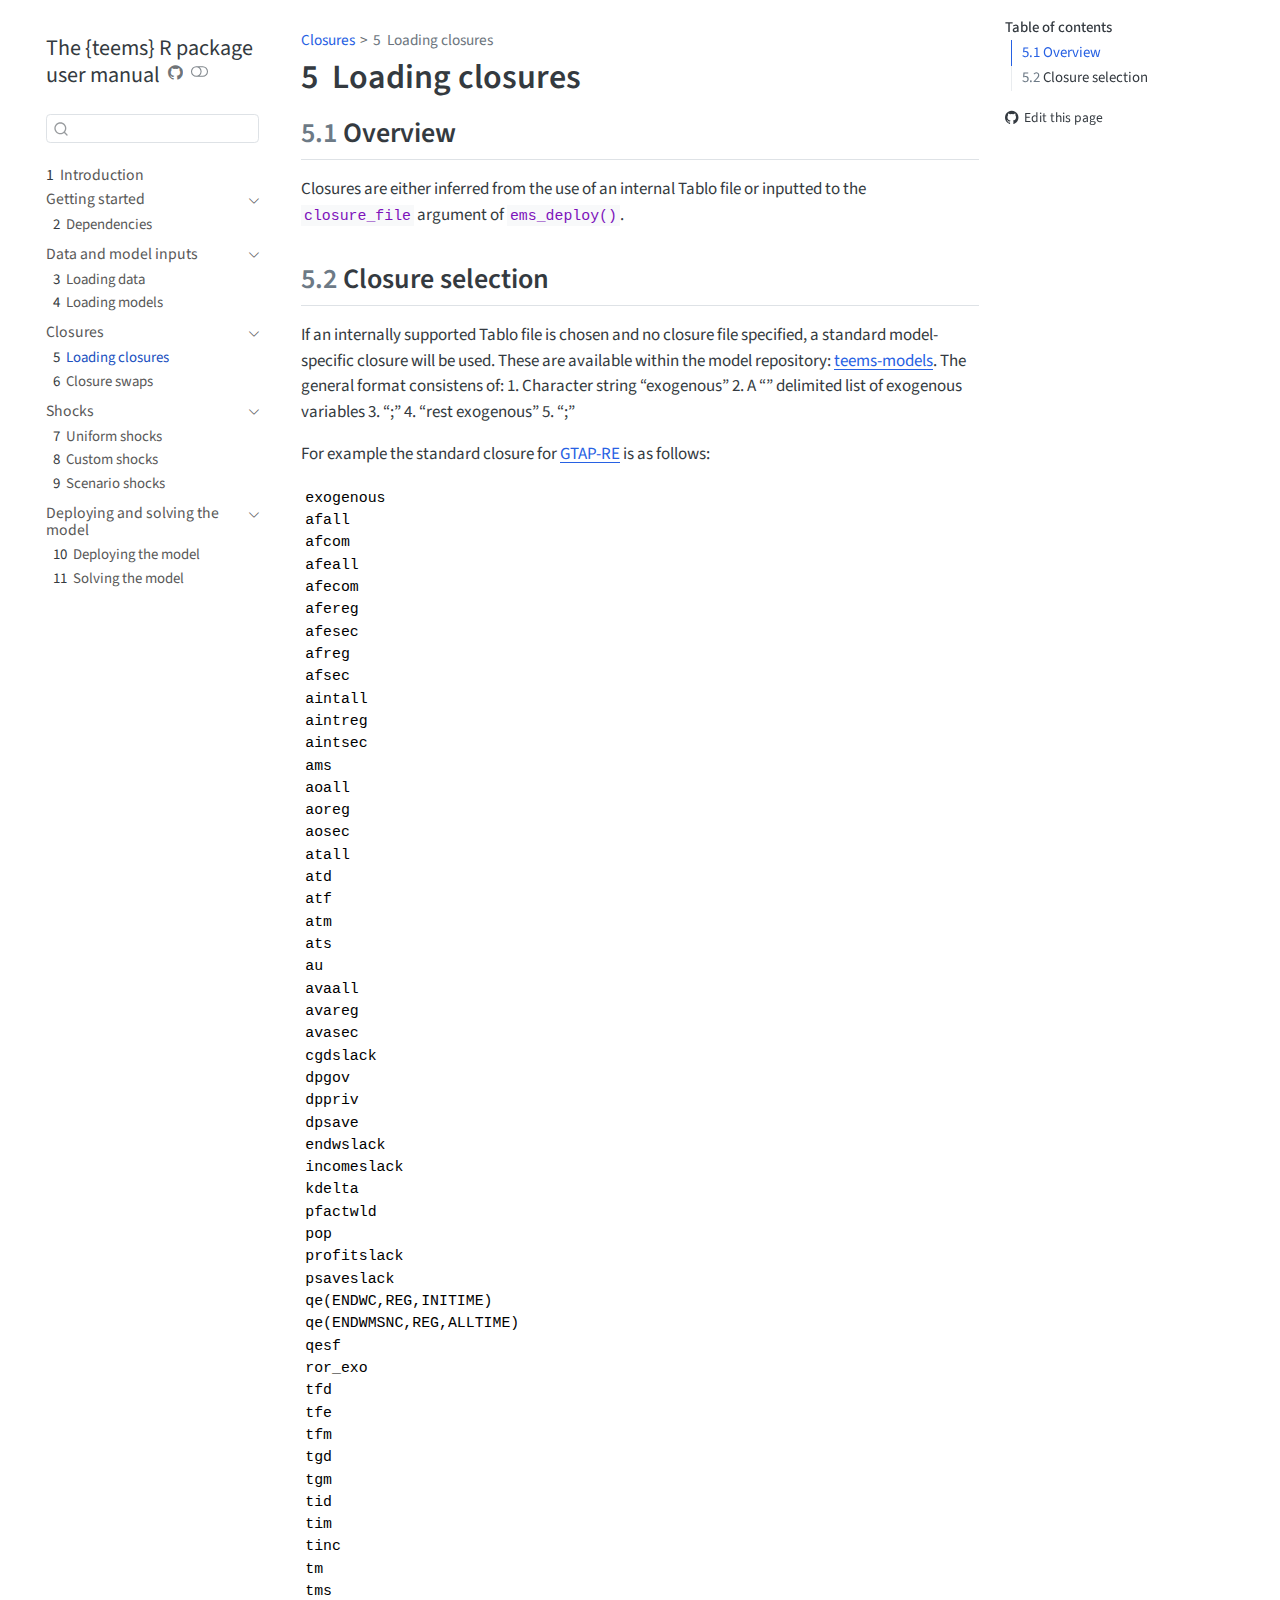
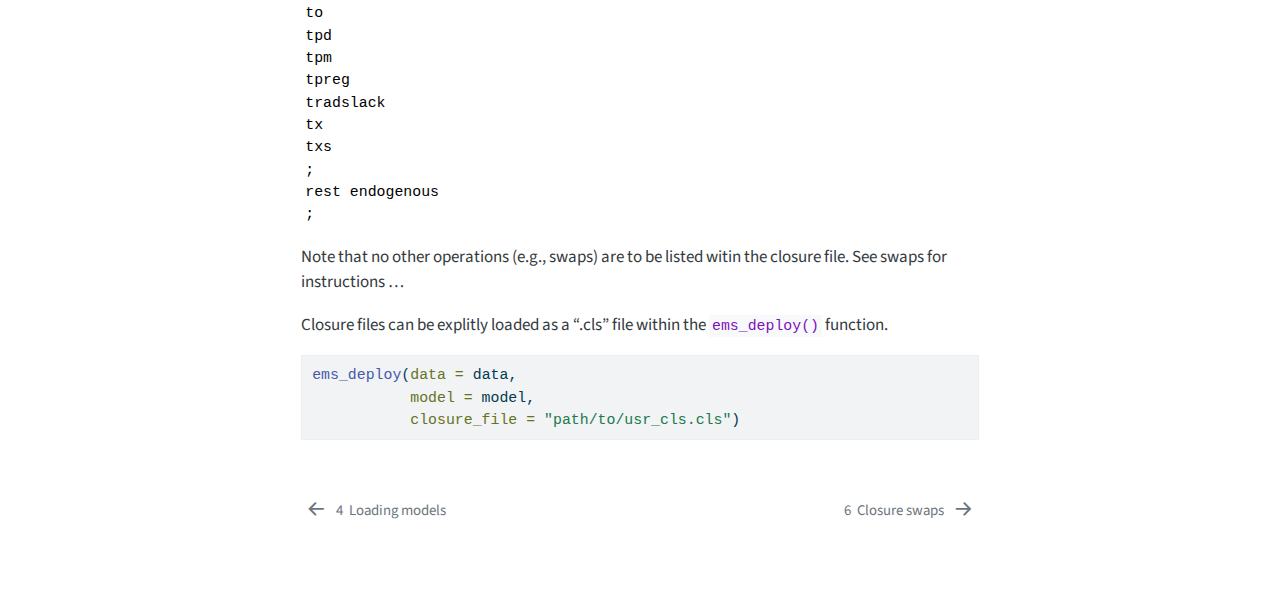
<file: closure_load.html>
<!DOCTYPE html>
<html xmlns="http://www.w3.org/1999/xhtml" lang="en" xml:lang="en"><head>

<meta charset="utf-8">
<meta name="generator" content="quarto-1.7.31">

<meta name="viewport" content="width=device-width, initial-scale=1.0, user-scalable=yes">


<title>5&nbsp; Loading closures – The {teems} R package user manual</title>
<style>
code{white-space: pre-wrap;}
span.smallcaps{font-variant: small-caps;}
div.columns{display: flex; gap: min(4vw, 1.5em);}
div.column{flex: auto; overflow-x: auto;}
div.hanging-indent{margin-left: 1.5em; text-indent: -1.5em;}
ul.task-list{list-style: none;}
ul.task-list li input[type="checkbox"] {
  width: 0.8em;
  margin: 0 0.8em 0.2em -1em; /* quarto-specific, see https://github.com/quarto-dev/quarto-cli/issues/4556 */ 
  vertical-align: middle;
}
/* CSS for syntax highlighting */
html { -webkit-text-size-adjust: 100%; }
pre > code.sourceCode { white-space: pre; position: relative; }
pre > code.sourceCode > span { display: inline-block; line-height: 1.25; }
pre > code.sourceCode > span:empty { height: 1.2em; }
.sourceCode { overflow: visible; }
code.sourceCode > span { color: inherit; text-decoration: inherit; }
div.sourceCode { margin: 1em 0; }
pre.sourceCode { margin: 0; }
@media screen {
div.sourceCode { overflow: auto; }
}
@media print {
pre > code.sourceCode { white-space: pre-wrap; }
pre > code.sourceCode > span { text-indent: -5em; padding-left: 5em; }
}
pre.numberSource code
  { counter-reset: source-line 0; }
pre.numberSource code > span
  { position: relative; left: -4em; counter-increment: source-line; }
pre.numberSource code > span > a:first-child::before
  { content: counter(source-line);
    position: relative; left: -1em; text-align: right; vertical-align: baseline;
    border: none; display: inline-block;
    -webkit-touch-callout: none; -webkit-user-select: none;
    -khtml-user-select: none; -moz-user-select: none;
    -ms-user-select: none; user-select: none;
    padding: 0 4px; width: 4em;
  }
pre.numberSource { margin-left: 3em;  padding-left: 4px; }
div.sourceCode
  {   }
@media screen {
pre > code.sourceCode > span > a:first-child::before { text-decoration: underline; }
}
</style>


<script src="site_libs/quarto-nav/quarto-nav.js"></script>
<script src="site_libs/quarto-nav/headroom.min.js"></script>
<script src="site_libs/clipboard/clipboard.min.js"></script>
<script src="site_libs/quarto-search/autocomplete.umd.js"></script>
<script src="site_libs/quarto-search/fuse.min.js"></script>
<script src="site_libs/quarto-search/quarto-search.js"></script>
<meta name="quarto:offset" content="./">
<link href="./swaps.html" rel="next">
<link href="./model_load.html" rel="prev">
<script src="site_libs/quarto-html/quarto.js" type="module"></script>
<script src="site_libs/quarto-html/tabsets/tabsets.js" type="module"></script>
<script src="site_libs/quarto-html/popper.min.js"></script>
<script src="site_libs/quarto-html/tippy.umd.min.js"></script>
<script src="site_libs/quarto-html/anchor.min.js"></script>
<link href="site_libs/quarto-html/tippy.css" rel="stylesheet">
<link href="site_libs/quarto-html/quarto-syntax-highlighting-e1a5c8363afafaef2c763b6775fbf3ca.css" rel="stylesheet" class="quarto-color-scheme" id="quarto-text-highlighting-styles">
<link href="site_libs/quarto-html/quarto-syntax-highlighting-dark-8ef56b68f8fa1e9d2ba328e99e439f80.css" rel="stylesheet" class="quarto-color-scheme quarto-color-alternate" id="quarto-text-highlighting-styles">
<link href="site_libs/quarto-html/quarto-syntax-highlighting-e1a5c8363afafaef2c763b6775fbf3ca.css" rel="stylesheet" class="quarto-color-scheme-extra" id="quarto-text-highlighting-styles">
<script src="site_libs/bootstrap/bootstrap.min.js"></script>
<link href="site_libs/bootstrap/bootstrap-icons.css" rel="stylesheet">
<link href="site_libs/bootstrap/bootstrap-813e30108dcf73170a1c733c14950347.min.css" rel="stylesheet" append-hash="true" class="quarto-color-scheme" id="quarto-bootstrap" data-mode="light">
<link href="site_libs/bootstrap/bootstrap-dark-56946a84a55d7b2346e72611fe48b419.min.css" rel="stylesheet" append-hash="true" class="quarto-color-scheme quarto-color-alternate" id="quarto-bootstrap" data-mode="dark">
<link href="site_libs/bootstrap/bootstrap-813e30108dcf73170a1c733c14950347.min.css" rel="stylesheet" append-hash="true" class="quarto-color-scheme-extra" id="quarto-bootstrap" data-mode="light">
<script id="quarto-search-options" type="application/json">{
  "location": "sidebar",
  "copy-button": false,
  "collapse-after": 3,
  "panel-placement": "start",
  "type": "textbox",
  "limit": 50,
  "keyboard-shortcut": [
    "f",
    "/",
    "s"
  ],
  "show-item-context": false,
  "language": {
    "search-no-results-text": "No results",
    "search-matching-documents-text": "matching documents",
    "search-copy-link-title": "Copy link to search",
    "search-hide-matches-text": "Hide additional matches",
    "search-more-match-text": "more match in this document",
    "search-more-matches-text": "more matches in this document",
    "search-clear-button-title": "Clear",
    "search-text-placeholder": "",
    "search-detached-cancel-button-title": "Cancel",
    "search-submit-button-title": "Submit",
    "search-label": "Search"
  }
}</script>


<link rel="stylesheet" href="styles.scss">
</head>

<body class="nav-sidebar floating quarto-light"><script id="quarto-html-before-body" type="application/javascript">
    const toggleBodyColorMode = (bsSheetEl) => {
      const mode = bsSheetEl.getAttribute("data-mode");
      const bodyEl = window.document.querySelector("body");
      if (mode === "dark") {
        bodyEl.classList.add("quarto-dark");
        bodyEl.classList.remove("quarto-light");
      } else {
        bodyEl.classList.add("quarto-light");
        bodyEl.classList.remove("quarto-dark");
      }
    }
    const toggleBodyColorPrimary = () => {
      const bsSheetEl = window.document.querySelector("link#quarto-bootstrap:not([rel=disabled-stylesheet])");
      if (bsSheetEl) {
        toggleBodyColorMode(bsSheetEl);
      }
    }
    const setColorSchemeToggle = (alternate) => {
      const toggles = window.document.querySelectorAll('.quarto-color-scheme-toggle');
      for (let i=0; i < toggles.length; i++) {
        const toggle = toggles[i];
        if (toggle) {
          if (alternate) {
            toggle.classList.add("alternate");
          } else {
            toggle.classList.remove("alternate");
          }
        }
      }
    };
    const toggleColorMode = (alternate) => {
      // Switch the stylesheets
      const primaryStylesheets = window.document.querySelectorAll('link.quarto-color-scheme:not(.quarto-color-alternate)');
      const alternateStylesheets = window.document.querySelectorAll('link.quarto-color-scheme.quarto-color-alternate');
      manageTransitions('#quarto-margin-sidebar .nav-link', false);
      if (alternate) {
        // note: dark is layered on light, we don't disable primary!
        enableStylesheet(alternateStylesheets);
        for (const sheetNode of alternateStylesheets) {
          if (sheetNode.id === "quarto-bootstrap") {
            toggleBodyColorMode(sheetNode);
          }
        }
      } else {
        disableStylesheet(alternateStylesheets);
        enableStylesheet(primaryStylesheets)
        toggleBodyColorPrimary();
      }
      manageTransitions('#quarto-margin-sidebar .nav-link', true);
      // Switch the toggles
      setColorSchemeToggle(alternate)
      // Hack to workaround the fact that safari doesn't
      // properly recolor the scrollbar when toggling (#1455)
      if (navigator.userAgent.indexOf('Safari') > 0 && navigator.userAgent.indexOf('Chrome') == -1) {
        manageTransitions("body", false);
        window.scrollTo(0, 1);
        setTimeout(() => {
          window.scrollTo(0, 0);
          manageTransitions("body", true);
        }, 40);
      }
    }
    const disableStylesheet = (stylesheets) => {
      for (let i=0; i < stylesheets.length; i++) {
        const stylesheet = stylesheets[i];
        stylesheet.rel = 'disabled-stylesheet';
      }
    }
    const enableStylesheet = (stylesheets) => {
      for (let i=0; i < stylesheets.length; i++) {
        const stylesheet = stylesheets[i];
        if(stylesheet.rel !== 'stylesheet') { // for Chrome, which will still FOUC without this check
          stylesheet.rel = 'stylesheet';
        }
      }
    }
    const manageTransitions = (selector, allowTransitions) => {
      const els = window.document.querySelectorAll(selector);
      for (let i=0; i < els.length; i++) {
        const el = els[i];
        if (allowTransitions) {
          el.classList.remove('notransition');
        } else {
          el.classList.add('notransition');
        }
      }
    }
    const isFileUrl = () => {
      return window.location.protocol === 'file:';
    }
    const hasAlternateSentinel = () => {
      let styleSentinel = getColorSchemeSentinel();
      if (styleSentinel !== null) {
        return styleSentinel === "alternate";
      } else {
        return false;
      }
    }
    const setStyleSentinel = (alternate) => {
      const value = alternate ? "alternate" : "default";
      if (!isFileUrl()) {
        window.localStorage.setItem("quarto-color-scheme", value);
      } else {
        localAlternateSentinel = value;
      }
    }
    const getColorSchemeSentinel = () => {
      if (!isFileUrl()) {
        const storageValue = window.localStorage.getItem("quarto-color-scheme");
        return storageValue != null ? storageValue : localAlternateSentinel;
      } else {
        return localAlternateSentinel;
      }
    }
    const toggleGiscusIfUsed = (isAlternate, darkModeDefault) => {
      const baseTheme = document.querySelector('#giscus-base-theme')?.value ?? 'light';
      const alternateTheme = document.querySelector('#giscus-alt-theme')?.value ?? 'dark';
      let newTheme = '';
      if(authorPrefersDark) {
        newTheme = isAlternate ? baseTheme : alternateTheme;
      } else {
        newTheme = isAlternate ? alternateTheme : baseTheme;
      }
      const changeGiscusTheme = () => {
        // From: https://github.com/giscus/giscus/issues/336
        const sendMessage = (message) => {
          const iframe = document.querySelector('iframe.giscus-frame');
          if (!iframe) return;
          iframe.contentWindow.postMessage({ giscus: message }, 'https://giscus.app');
        }
        sendMessage({
          setConfig: {
            theme: newTheme
          }
        });
      }
      const isGiscussLoaded = window.document.querySelector('iframe.giscus-frame') !== null;
      if (isGiscussLoaded) {
        changeGiscusTheme();
      }
    };
    const authorPrefersDark = false;
    const darkModeDefault = authorPrefersDark;
      document.querySelector('link#quarto-text-highlighting-styles.quarto-color-scheme-extra').rel = 'disabled-stylesheet';
      document.querySelector('link#quarto-bootstrap.quarto-color-scheme-extra').rel = 'disabled-stylesheet';
    let localAlternateSentinel = darkModeDefault ? 'alternate' : 'default';
    // Dark / light mode switch
    window.quartoToggleColorScheme = () => {
      // Read the current dark / light value
      let toAlternate = !hasAlternateSentinel();
      toggleColorMode(toAlternate);
      setStyleSentinel(toAlternate);
      toggleGiscusIfUsed(toAlternate, darkModeDefault);
      window.dispatchEvent(new Event('resize'));
    };
    // Switch to dark mode if need be
    if (hasAlternateSentinel()) {
      toggleColorMode(true);
    } else {
      toggleColorMode(false);
    }
  </script>

<div id="quarto-search-results"></div>
  <header id="quarto-header" class="headroom fixed-top">
  <nav class="quarto-secondary-nav">
    <div class="container-fluid d-flex">
      <button type="button" class="quarto-btn-toggle btn" data-bs-toggle="collapse" role="button" data-bs-target=".quarto-sidebar-collapse-item" aria-controls="quarto-sidebar" aria-expanded="false" aria-label="Toggle sidebar navigation" onclick="if (window.quartoToggleHeadroom) { window.quartoToggleHeadroom(); }">
        <i class="bi bi-layout-text-sidebar-reverse"></i>
      </button>
        <nav class="quarto-page-breadcrumbs" aria-label="breadcrumb"><ol class="breadcrumb"><li class="breadcrumb-item"><a href="./closure_load.html">Closures</a></li><li class="breadcrumb-item"><a href="./closure_load.html"><span class="chapter-number">5</span>&nbsp; <span class="chapter-title">Loading closures</span></a></li></ol></nav>
        <a class="flex-grow-1" role="navigation" data-bs-toggle="collapse" data-bs-target=".quarto-sidebar-collapse-item" aria-controls="quarto-sidebar" aria-expanded="false" aria-label="Toggle sidebar navigation" onclick="if (window.quartoToggleHeadroom) { window.quartoToggleHeadroom(); }">      
        </a>
      <button type="button" class="btn quarto-search-button" aria-label="Search" onclick="window.quartoOpenSearch();">
        <i class="bi bi-search"></i>
      </button>
    </div>
  </nav>
</header>
<!-- content -->
<div id="quarto-content" class="quarto-container page-columns page-rows-contents page-layout-article">
<!-- sidebar -->
  <nav id="quarto-sidebar" class="sidebar collapse collapse-horizontal quarto-sidebar-collapse-item sidebar-navigation floating overflow-auto">
    <div class="pt-lg-2 mt-2 text-left sidebar-header">
    <div class="sidebar-title mb-0 py-0">
      <a href="./">The {teems} R package user manual</a> 
        <div class="sidebar-tools-main">
    <a href="https://github.com/teemsphere/teemsphere.github.io" title="Source Code" class="quarto-navigation-tool px-1" aria-label="Source Code"><i class="bi bi-github"></i></a>
  <a href="" class="quarto-color-scheme-toggle quarto-navigation-tool  px-1" onclick="window.quartoToggleColorScheme(); return false;" title="Toggle dark mode"><i class="bi"></i></a>
</div>
    </div>
      </div>
        <div class="mt-2 flex-shrink-0 align-items-center">
        <div class="sidebar-search">
        <div id="quarto-search" class="" title="Search"></div>
        </div>
        </div>
    <div class="sidebar-menu-container"> 
    <ul class="list-unstyled mt-1">
        <li class="sidebar-item">
  <div class="sidebar-item-container"> 
  <a href="./index.html" class="sidebar-item-text sidebar-link">
 <span class="menu-text"><span class="chapter-number">1</span>&nbsp; <span class="chapter-title">Introduction</span></span></a>
  </div>
</li>
        <li class="sidebar-item sidebar-item-section">
      <div class="sidebar-item-container"> 
            <a class="sidebar-item-text sidebar-link text-start" data-bs-toggle="collapse" data-bs-target="#quarto-sidebar-section-1" role="navigation" aria-expanded="true">
 <span class="menu-text">Getting started</span></a>
          <a class="sidebar-item-toggle text-start" data-bs-toggle="collapse" data-bs-target="#quarto-sidebar-section-1" role="navigation" aria-expanded="true" aria-label="Toggle section">
            <i class="bi bi-chevron-right ms-2"></i>
          </a> 
      </div>
      <ul id="quarto-sidebar-section-1" class="collapse list-unstyled sidebar-section depth1 show">  
          <li class="sidebar-item">
  <div class="sidebar-item-container"> 
  <a href="./dependencies.html" class="sidebar-item-text sidebar-link">
 <span class="menu-text"><span class="chapter-number">2</span>&nbsp; <span class="chapter-title">Dependencies</span></span></a>
  </div>
</li>
      </ul>
  </li>
        <li class="sidebar-item sidebar-item-section">
      <div class="sidebar-item-container"> 
            <a class="sidebar-item-text sidebar-link text-start" data-bs-toggle="collapse" data-bs-target="#quarto-sidebar-section-2" role="navigation" aria-expanded="true">
 <span class="menu-text">Data and model inputs</span></a>
          <a class="sidebar-item-toggle text-start" data-bs-toggle="collapse" data-bs-target="#quarto-sidebar-section-2" role="navigation" aria-expanded="true" aria-label="Toggle section">
            <i class="bi bi-chevron-right ms-2"></i>
          </a> 
      </div>
      <ul id="quarto-sidebar-section-2" class="collapse list-unstyled sidebar-section depth1 show">  
          <li class="sidebar-item">
  <div class="sidebar-item-container"> 
  <a href="./data_load.html" class="sidebar-item-text sidebar-link">
 <span class="menu-text"><span class="chapter-number">3</span>&nbsp; <span class="chapter-title">Loading data</span></span></a>
  </div>
</li>
          <li class="sidebar-item">
  <div class="sidebar-item-container"> 
  <a href="./model_load.html" class="sidebar-item-text sidebar-link">
 <span class="menu-text"><span class="chapter-number">4</span>&nbsp; <span class="chapter-title">Loading models</span></span></a>
  </div>
</li>
      </ul>
  </li>
        <li class="sidebar-item sidebar-item-section">
      <div class="sidebar-item-container"> 
            <a class="sidebar-item-text sidebar-link text-start" data-bs-toggle="collapse" data-bs-target="#quarto-sidebar-section-3" role="navigation" aria-expanded="true">
 <span class="menu-text">Closures</span></a>
          <a class="sidebar-item-toggle text-start" data-bs-toggle="collapse" data-bs-target="#quarto-sidebar-section-3" role="navigation" aria-expanded="true" aria-label="Toggle section">
            <i class="bi bi-chevron-right ms-2"></i>
          </a> 
      </div>
      <ul id="quarto-sidebar-section-3" class="collapse list-unstyled sidebar-section depth1 show">  
          <li class="sidebar-item">
  <div class="sidebar-item-container"> 
  <a href="./closure_load.html" class="sidebar-item-text sidebar-link active">
 <span class="menu-text"><span class="chapter-number">5</span>&nbsp; <span class="chapter-title">Loading closures</span></span></a>
  </div>
</li>
          <li class="sidebar-item">
  <div class="sidebar-item-container"> 
  <a href="./swaps.html" class="sidebar-item-text sidebar-link">
 <span class="menu-text"><span class="chapter-number">6</span>&nbsp; <span class="chapter-title">Closure swaps</span></span></a>
  </div>
</li>
      </ul>
  </li>
        <li class="sidebar-item sidebar-item-section">
      <div class="sidebar-item-container"> 
            <a class="sidebar-item-text sidebar-link text-start" data-bs-toggle="collapse" data-bs-target="#quarto-sidebar-section-4" role="navigation" aria-expanded="true">
 <span class="menu-text">Shocks</span></a>
          <a class="sidebar-item-toggle text-start" data-bs-toggle="collapse" data-bs-target="#quarto-sidebar-section-4" role="navigation" aria-expanded="true" aria-label="Toggle section">
            <i class="bi bi-chevron-right ms-2"></i>
          </a> 
      </div>
      <ul id="quarto-sidebar-section-4" class="collapse list-unstyled sidebar-section depth1 show">  
          <li class="sidebar-item">
  <div class="sidebar-item-container"> 
  <a href="./uniform_shocks.html" class="sidebar-item-text sidebar-link">
 <span class="menu-text"><span class="chapter-number">7</span>&nbsp; <span class="chapter-title">Uniform shocks</span></span></a>
  </div>
</li>
          <li class="sidebar-item">
  <div class="sidebar-item-container"> 
  <a href="./custom_shocks.html" class="sidebar-item-text sidebar-link">
 <span class="menu-text"><span class="chapter-number">8</span>&nbsp; <span class="chapter-title">Custom shocks</span></span></a>
  </div>
</li>
          <li class="sidebar-item">
  <div class="sidebar-item-container"> 
  <a href="./scenario_shocks.html" class="sidebar-item-text sidebar-link">
 <span class="menu-text"><span class="chapter-number">9</span>&nbsp; <span class="chapter-title">Scenario shocks</span></span></a>
  </div>
</li>
      </ul>
  </li>
        <li class="sidebar-item sidebar-item-section">
      <div class="sidebar-item-container"> 
            <a class="sidebar-item-text sidebar-link text-start" data-bs-toggle="collapse" data-bs-target="#quarto-sidebar-section-5" role="navigation" aria-expanded="true">
 <span class="menu-text">Deploying and solving the model</span></a>
          <a class="sidebar-item-toggle text-start" data-bs-toggle="collapse" data-bs-target="#quarto-sidebar-section-5" role="navigation" aria-expanded="true" aria-label="Toggle section">
            <i class="bi bi-chevron-right ms-2"></i>
          </a> 
      </div>
      <ul id="quarto-sidebar-section-5" class="collapse list-unstyled sidebar-section depth1 show">  
          <li class="sidebar-item">
  <div class="sidebar-item-container"> 
  <a href="./deploy.html" class="sidebar-item-text sidebar-link">
 <span class="menu-text"><span class="chapter-number">10</span>&nbsp; <span class="chapter-title">Deploying the model</span></span></a>
  </div>
</li>
          <li class="sidebar-item">
  <div class="sidebar-item-container"> 
  <a href="./solve.html" class="sidebar-item-text sidebar-link">
 <span class="menu-text"><span class="chapter-number">11</span>&nbsp; <span class="chapter-title">Solving the model</span></span></a>
  </div>
</li>
      </ul>
  </li>
    </ul>
    </div>
</nav>
<div id="quarto-sidebar-glass" class="quarto-sidebar-collapse-item" data-bs-toggle="collapse" data-bs-target=".quarto-sidebar-collapse-item"></div>
<!-- margin-sidebar -->
    <div id="quarto-margin-sidebar" class="sidebar margin-sidebar">
        <nav id="TOC" role="doc-toc" class="toc-active">
    <h2 id="toc-title">Table of contents</h2>
   
  <ul>
  <li><a href="#overview" id="toc-overview" class="nav-link active" data-scroll-target="#overview"><span class="header-section-number">5.1</span> Overview</a></li>
  <li><a href="#closure-selection" id="toc-closure-selection" class="nav-link" data-scroll-target="#closure-selection"><span class="header-section-number">5.2</span> Closure selection</a></li>
  </ul>
<div class="toc-actions"><ul><li><a href="https://github.com/teemsphere/teemsphere.github.io/edit/main/closure_load.qmd" class="toc-action"><i class="bi bi-github"></i>Edit this page</a></li></ul></div></nav>
    </div>
<!-- main -->
<main class="content" id="quarto-document-content">


<header id="title-block-header" class="quarto-title-block default"><nav class="quarto-page-breadcrumbs quarto-title-breadcrumbs d-none d-lg-block" aria-label="breadcrumb"><ol class="breadcrumb"><li class="breadcrumb-item"><a href="./closure_load.html">Closures</a></li><li class="breadcrumb-item"><a href="./closure_load.html"><span class="chapter-number">5</span>&nbsp; <span class="chapter-title">Loading closures</span></a></li></ol></nav>
<div class="quarto-title">
<h1 class="title"><span class="chapter-number">5</span>&nbsp; <span class="chapter-title">Loading closures</span></h1>
</div>



<div class="quarto-title-meta">

    
  
    
  </div>
  


</header>


<section id="overview" class="level2" data-number="5.1">
<h2 data-number="5.1" class="anchored" data-anchor-id="overview"><span class="header-section-number">5.1</span> Overview</h2>
<p>Closures are either inferred from the use of an internal Tablo file or inputted to the <code>closure_file</code> argument of <code>ems_deploy()</code>.</p>
</section>
<section id="closure-selection" class="level2" data-number="5.2">
<h2 data-number="5.2" class="anchored" data-anchor-id="closure-selection"><span class="header-section-number">5.2</span> Closure selection</h2>
<p>If an internally supported Tablo file is chosen and no closure file specified, a standard model-specific closure will be used. These are available within the model repository: <a href="https://github.com/teemsphere/teems-models">teems-models</a>. The general format consistens of: 1. Character string “exogenous” 2. A “” delimited list of exogenous variables 3. “;” 4. “rest exogenous” 5. “;”</p>
<p>For example the standard closure for <a href="https://github.com/teemsphere/teems-models/tree/main/GTAP-REv1">GTAP-RE</a> is as follows:</p>
<pre><code>exogenous
afall
afcom
afeall
afecom
afereg
afesec
afreg
afsec
aintall
aintreg
aintsec
ams
aoall
aoreg
aosec
atall
atd
atf
atm
ats
au
avaall
avareg
avasec
cgdslack
dpgov
dppriv
dpsave
endwslack
incomeslack
kdelta
pfactwld
pop
profitslack
psaveslack
qe(ENDWC,REG,INITIME)
qe(ENDWMSNC,REG,ALLTIME)
qesf
ror_exo
tfd
tfe
tfm
tgd
tgm
tid
tim
tinc
tm
tms
to
tpd
tpm
tpreg
tradslack
tx
txs
;
rest endogenous
;</code></pre>
<p>Note that no other operations (e.g., swaps) are to be listed witin the closure file. See swaps for instructions …</p>
<p>Closure files can be explitly loaded as a “.cls” file within the <code>ems_deploy()</code> function.</p>
<div class="sourceCode" id="cb2"><pre class="sourceCode r code-with-copy"><code class="sourceCode r"><span id="cb2-1"><a href="#cb2-1" aria-hidden="true" tabindex="-1"></a><span class="fu">ems_deploy</span>(<span class="at">data =</span> data,</span>
<span id="cb2-2"><a href="#cb2-2" aria-hidden="true" tabindex="-1"></a>           <span class="at">model =</span> model,</span>
<span id="cb2-3"><a href="#cb2-3" aria-hidden="true" tabindex="-1"></a>           <span class="at">closure_file =</span> <span class="st">"path/to/usr_cls.cls"</span>)</span></code><button title="Copy to Clipboard" class="code-copy-button"><i class="bi"></i></button></pre></div>


</section>

</main> <!-- /main -->
<script id="quarto-html-after-body" type="application/javascript">
  window.document.addEventListener("DOMContentLoaded", function (event) {
    // Ensure there is a toggle, if there isn't float one in the top right
    if (window.document.querySelector('.quarto-color-scheme-toggle') === null) {
      const a = window.document.createElement('a');
      a.classList.add('top-right');
      a.classList.add('quarto-color-scheme-toggle');
      a.href = "";
      a.onclick = function() { try { window.quartoToggleColorScheme(); } catch {} return false; };
      const i = window.document.createElement("i");
      i.classList.add('bi');
      a.appendChild(i);
      window.document.body.appendChild(a);
    }
    setColorSchemeToggle(hasAlternateSentinel())
    const icon = "";
    const anchorJS = new window.AnchorJS();
    anchorJS.options = {
      placement: 'right',
      icon: icon
    };
    anchorJS.add('.anchored');
    const isCodeAnnotation = (el) => {
      for (const clz of el.classList) {
        if (clz.startsWith('code-annotation-')) {                     
          return true;
        }
      }
      return false;
    }
    const onCopySuccess = function(e) {
      // button target
      const button = e.trigger;
      // don't keep focus
      button.blur();
      // flash "checked"
      button.classList.add('code-copy-button-checked');
      var currentTitle = button.getAttribute("title");
      button.setAttribute("title", "Copied!");
      let tooltip;
      if (window.bootstrap) {
        button.setAttribute("data-bs-toggle", "tooltip");
        button.setAttribute("data-bs-placement", "left");
        button.setAttribute("data-bs-title", "Copied!");
        tooltip = new bootstrap.Tooltip(button, 
          { trigger: "manual", 
            customClass: "code-copy-button-tooltip",
            offset: [0, -8]});
        tooltip.show();    
      }
      setTimeout(function() {
        if (tooltip) {
          tooltip.hide();
          button.removeAttribute("data-bs-title");
          button.removeAttribute("data-bs-toggle");
          button.removeAttribute("data-bs-placement");
        }
        button.setAttribute("title", currentTitle);
        button.classList.remove('code-copy-button-checked');
      }, 1000);
      // clear code selection
      e.clearSelection();
    }
    const getTextToCopy = function(trigger) {
        const codeEl = trigger.previousElementSibling.cloneNode(true);
        for (const childEl of codeEl.children) {
          if (isCodeAnnotation(childEl)) {
            childEl.remove();
          }
        }
        return codeEl.innerText;
    }
    const clipboard = new window.ClipboardJS('.code-copy-button:not([data-in-quarto-modal])', {
      text: getTextToCopy
    });
    clipboard.on('success', onCopySuccess);
    if (window.document.getElementById('quarto-embedded-source-code-modal')) {
      const clipboardModal = new window.ClipboardJS('.code-copy-button[data-in-quarto-modal]', {
        text: getTextToCopy,
        container: window.document.getElementById('quarto-embedded-source-code-modal')
      });
      clipboardModal.on('success', onCopySuccess);
    }
      var localhostRegex = new RegExp(/^(?:http|https):\/\/localhost\:?[0-9]*\//);
      var mailtoRegex = new RegExp(/^mailto:/);
        var filterRegex = new RegExp("https:\/\/teemsphere\.github\.io\/");
      var isInternal = (href) => {
          return filterRegex.test(href) || localhostRegex.test(href) || mailtoRegex.test(href);
      }
      // Inspect non-navigation links and adorn them if external
     var links = window.document.querySelectorAll('a[href]:not(.nav-link):not(.navbar-brand):not(.toc-action):not(.sidebar-link):not(.sidebar-item-toggle):not(.pagination-link):not(.no-external):not([aria-hidden]):not(.dropdown-item):not(.quarto-navigation-tool):not(.about-link)');
      for (var i=0; i<links.length; i++) {
        const link = links[i];
        if (!isInternal(link.href)) {
          // undo the damage that might have been done by quarto-nav.js in the case of
          // links that we want to consider external
          if (link.dataset.originalHref !== undefined) {
            link.href = link.dataset.originalHref;
          }
        }
      }
    function tippyHover(el, contentFn, onTriggerFn, onUntriggerFn) {
      const config = {
        allowHTML: true,
        maxWidth: 500,
        delay: 100,
        arrow: false,
        appendTo: function(el) {
            return el.parentElement;
        },
        interactive: true,
        interactiveBorder: 10,
        theme: 'quarto',
        placement: 'bottom-start',
      };
      if (contentFn) {
        config.content = contentFn;
      }
      if (onTriggerFn) {
        config.onTrigger = onTriggerFn;
      }
      if (onUntriggerFn) {
        config.onUntrigger = onUntriggerFn;
      }
      window.tippy(el, config); 
    }
    const noterefs = window.document.querySelectorAll('a[role="doc-noteref"]');
    for (var i=0; i<noterefs.length; i++) {
      const ref = noterefs[i];
      tippyHover(ref, function() {
        // use id or data attribute instead here
        let href = ref.getAttribute('data-footnote-href') || ref.getAttribute('href');
        try { href = new URL(href).hash; } catch {}
        const id = href.replace(/^#\/?/, "");
        const note = window.document.getElementById(id);
        if (note) {
          return note.innerHTML;
        } else {
          return "";
        }
      });
    }
    const xrefs = window.document.querySelectorAll('a.quarto-xref');
    const processXRef = (id, note) => {
      // Strip column container classes
      const stripColumnClz = (el) => {
        el.classList.remove("page-full", "page-columns");
        if (el.children) {
          for (const child of el.children) {
            stripColumnClz(child);
          }
        }
      }
      stripColumnClz(note)
      if (id === null || id.startsWith('sec-')) {
        // Special case sections, only their first couple elements
        const container = document.createElement("div");
        if (note.children && note.children.length > 2) {
          container.appendChild(note.children[0].cloneNode(true));
          for (let i = 1; i < note.children.length; i++) {
            const child = note.children[i];
            if (child.tagName === "P" && child.innerText === "") {
              continue;
            } else {
              container.appendChild(child.cloneNode(true));
              break;
            }
          }
          if (window.Quarto?.typesetMath) {
            window.Quarto.typesetMath(container);
          }
          return container.innerHTML
        } else {
          if (window.Quarto?.typesetMath) {
            window.Quarto.typesetMath(note);
          }
          return note.innerHTML;
        }
      } else {
        // Remove any anchor links if they are present
        const anchorLink = note.querySelector('a.anchorjs-link');
        if (anchorLink) {
          anchorLink.remove();
        }
        if (window.Quarto?.typesetMath) {
          window.Quarto.typesetMath(note);
        }
        if (note.classList.contains("callout")) {
          return note.outerHTML;
        } else {
          return note.innerHTML;
        }
      }
    }
    for (var i=0; i<xrefs.length; i++) {
      const xref = xrefs[i];
      tippyHover(xref, undefined, function(instance) {
        instance.disable();
        let url = xref.getAttribute('href');
        let hash = undefined; 
        if (url.startsWith('#')) {
          hash = url;
        } else {
          try { hash = new URL(url).hash; } catch {}
        }
        if (hash) {
          const id = hash.replace(/^#\/?/, "");
          const note = window.document.getElementById(id);
          if (note !== null) {
            try {
              const html = processXRef(id, note.cloneNode(true));
              instance.setContent(html);
            } finally {
              instance.enable();
              instance.show();
            }
          } else {
            // See if we can fetch this
            fetch(url.split('#')[0])
            .then(res => res.text())
            .then(html => {
              const parser = new DOMParser();
              const htmlDoc = parser.parseFromString(html, "text/html");
              const note = htmlDoc.getElementById(id);
              if (note !== null) {
                const html = processXRef(id, note);
                instance.setContent(html);
              } 
            }).finally(() => {
              instance.enable();
              instance.show();
            });
          }
        } else {
          // See if we can fetch a full url (with no hash to target)
          // This is a special case and we should probably do some content thinning / targeting
          fetch(url)
          .then(res => res.text())
          .then(html => {
            const parser = new DOMParser();
            const htmlDoc = parser.parseFromString(html, "text/html");
            const note = htmlDoc.querySelector('main.content');
            if (note !== null) {
              // This should only happen for chapter cross references
              // (since there is no id in the URL)
              // remove the first header
              if (note.children.length > 0 && note.children[0].tagName === "HEADER") {
                note.children[0].remove();
              }
              const html = processXRef(null, note);
              instance.setContent(html);
            } 
          }).finally(() => {
            instance.enable();
            instance.show();
          });
        }
      }, function(instance) {
      });
    }
        let selectedAnnoteEl;
        const selectorForAnnotation = ( cell, annotation) => {
          let cellAttr = 'data-code-cell="' + cell + '"';
          let lineAttr = 'data-code-annotation="' +  annotation + '"';
          const selector = 'span[' + cellAttr + '][' + lineAttr + ']';
          return selector;
        }
        const selectCodeLines = (annoteEl) => {
          const doc = window.document;
          const targetCell = annoteEl.getAttribute("data-target-cell");
          const targetAnnotation = annoteEl.getAttribute("data-target-annotation");
          const annoteSpan = window.document.querySelector(selectorForAnnotation(targetCell, targetAnnotation));
          const lines = annoteSpan.getAttribute("data-code-lines").split(",");
          const lineIds = lines.map((line) => {
            return targetCell + "-" + line;
          })
          let top = null;
          let height = null;
          let parent = null;
          if (lineIds.length > 0) {
              //compute the position of the single el (top and bottom and make a div)
              const el = window.document.getElementById(lineIds[0]);
              top = el.offsetTop;
              height = el.offsetHeight;
              parent = el.parentElement.parentElement;
            if (lineIds.length > 1) {
              const lastEl = window.document.getElementById(lineIds[lineIds.length - 1]);
              const bottom = lastEl.offsetTop + lastEl.offsetHeight;
              height = bottom - top;
            }
            if (top !== null && height !== null && parent !== null) {
              // cook up a div (if necessary) and position it 
              let div = window.document.getElementById("code-annotation-line-highlight");
              if (div === null) {
                div = window.document.createElement("div");
                div.setAttribute("id", "code-annotation-line-highlight");
                div.style.position = 'absolute';
                parent.appendChild(div);
              }
              div.style.top = top - 2 + "px";
              div.style.height = height + 4 + "px";
              div.style.left = 0;
              let gutterDiv = window.document.getElementById("code-annotation-line-highlight-gutter");
              if (gutterDiv === null) {
                gutterDiv = window.document.createElement("div");
                gutterDiv.setAttribute("id", "code-annotation-line-highlight-gutter");
                gutterDiv.style.position = 'absolute';
                const codeCell = window.document.getElementById(targetCell);
                const gutter = codeCell.querySelector('.code-annotation-gutter');
                gutter.appendChild(gutterDiv);
              }
              gutterDiv.style.top = top - 2 + "px";
              gutterDiv.style.height = height + 4 + "px";
            }
            selectedAnnoteEl = annoteEl;
          }
        };
        const unselectCodeLines = () => {
          const elementsIds = ["code-annotation-line-highlight", "code-annotation-line-highlight-gutter"];
          elementsIds.forEach((elId) => {
            const div = window.document.getElementById(elId);
            if (div) {
              div.remove();
            }
          });
          selectedAnnoteEl = undefined;
        };
          // Handle positioning of the toggle
      window.addEventListener(
        "resize",
        throttle(() => {
          elRect = undefined;
          if (selectedAnnoteEl) {
            selectCodeLines(selectedAnnoteEl);
          }
        }, 10)
      );
      function throttle(fn, ms) {
      let throttle = false;
      let timer;
        return (...args) => {
          if(!throttle) { // first call gets through
              fn.apply(this, args);
              throttle = true;
          } else { // all the others get throttled
              if(timer) clearTimeout(timer); // cancel #2
              timer = setTimeout(() => {
                fn.apply(this, args);
                timer = throttle = false;
              }, ms);
          }
        };
      }
        // Attach click handler to the DT
        const annoteDls = window.document.querySelectorAll('dt[data-target-cell]');
        for (const annoteDlNode of annoteDls) {
          annoteDlNode.addEventListener('click', (event) => {
            const clickedEl = event.target;
            if (clickedEl !== selectedAnnoteEl) {
              unselectCodeLines();
              const activeEl = window.document.querySelector('dt[data-target-cell].code-annotation-active');
              if (activeEl) {
                activeEl.classList.remove('code-annotation-active');
              }
              selectCodeLines(clickedEl);
              clickedEl.classList.add('code-annotation-active');
            } else {
              // Unselect the line
              unselectCodeLines();
              clickedEl.classList.remove('code-annotation-active');
            }
          });
        }
    const findCites = (el) => {
      const parentEl = el.parentElement;
      if (parentEl) {
        const cites = parentEl.dataset.cites;
        if (cites) {
          return {
            el,
            cites: cites.split(' ')
          };
        } else {
          return findCites(el.parentElement)
        }
      } else {
        return undefined;
      }
    };
    var bibliorefs = window.document.querySelectorAll('a[role="doc-biblioref"]');
    for (var i=0; i<bibliorefs.length; i++) {
      const ref = bibliorefs[i];
      const citeInfo = findCites(ref);
      if (citeInfo) {
        tippyHover(citeInfo.el, function() {
          var popup = window.document.createElement('div');
          citeInfo.cites.forEach(function(cite) {
            var citeDiv = window.document.createElement('div');
            citeDiv.classList.add('hanging-indent');
            citeDiv.classList.add('csl-entry');
            var biblioDiv = window.document.getElementById('ref-' + cite);
            if (biblioDiv) {
              citeDiv.innerHTML = biblioDiv.innerHTML;
            }
            popup.appendChild(citeDiv);
          });
          return popup.innerHTML;
        });
      }
    }
  });
  </script>
<nav class="page-navigation">
  <div class="nav-page nav-page-previous">
      <a href="./model_load.html" class="pagination-link" aria-label="Loading models">
        <i class="bi bi-arrow-left-short"></i> <span class="nav-page-text"><span class="chapter-number">4</span>&nbsp; <span class="chapter-title">Loading models</span></span>
      </a>          
  </div>
  <div class="nav-page nav-page-next">
      <a href="./swaps.html" class="pagination-link" aria-label="Closure swaps">
        <span class="nav-page-text"><span class="chapter-number">6</span>&nbsp; <span class="chapter-title">Closure swaps</span></span> <i class="bi bi-arrow-right-short"></i>
      </a>
  </div>
</nav>
</div> <!-- /content -->




<footer class="footer"><div class="nav-footer"><div class="nav-footer-center"><div class="toc-actions d-sm-block d-md-none"><ul><li><a href="https://github.com/teemsphere/teemsphere.github.io/edit/main/closure_load.qmd" class="toc-action"><i class="bi bi-github"></i>Edit this page</a></li></ul></div></div></div></footer></body></html>
</file>
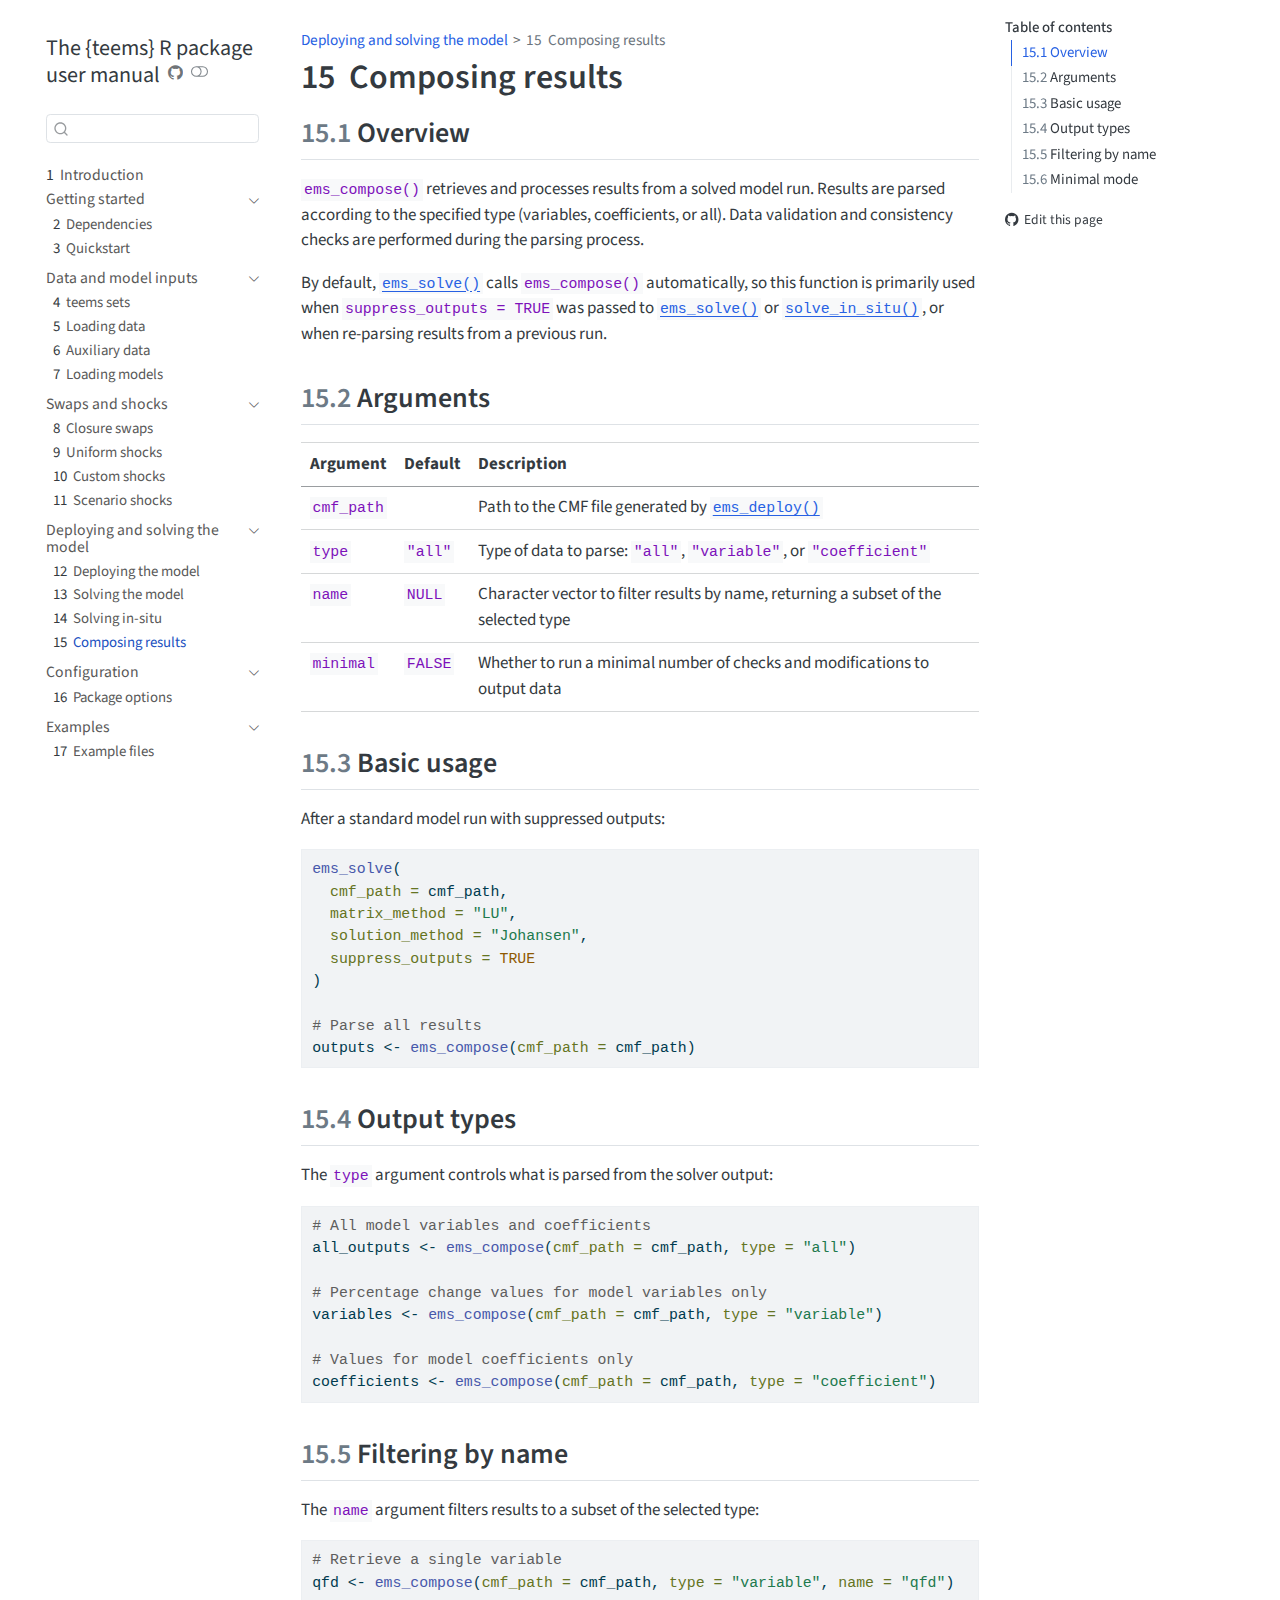
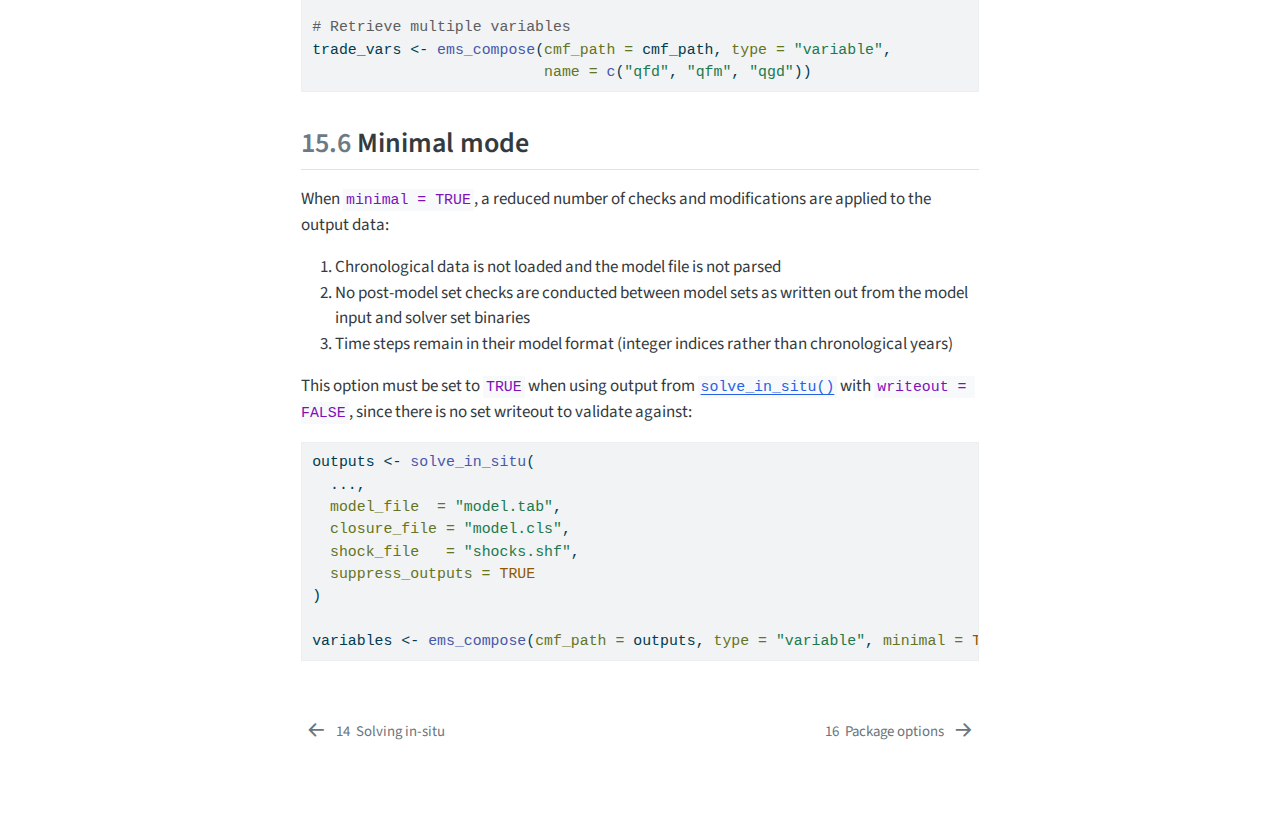
<file: compose.html>
<!DOCTYPE html>
<html xmlns="http://www.w3.org/1999/xhtml" lang="en" xml:lang="en"><head>

<meta charset="utf-8">
<meta name="generator" content="quarto-1.7.31">

<meta name="viewport" content="width=device-width, initial-scale=1.0, user-scalable=yes">


<title>15&nbsp; Composing results – The {teems} R package user manual</title>
<style>
code{white-space: pre-wrap;}
span.smallcaps{font-variant: small-caps;}
div.columns{display: flex; gap: min(4vw, 1.5em);}
div.column{flex: auto; overflow-x: auto;}
div.hanging-indent{margin-left: 1.5em; text-indent: -1.5em;}
ul.task-list{list-style: none;}
ul.task-list li input[type="checkbox"] {
  width: 0.8em;
  margin: 0 0.8em 0.2em -1em; /* quarto-specific, see https://github.com/quarto-dev/quarto-cli/issues/4556 */ 
  vertical-align: middle;
}
/* CSS for syntax highlighting */
html { -webkit-text-size-adjust: 100%; }
pre > code.sourceCode { white-space: pre; position: relative; }
pre > code.sourceCode > span { display: inline-block; line-height: 1.25; }
pre > code.sourceCode > span:empty { height: 1.2em; }
.sourceCode { overflow: visible; }
code.sourceCode > span { color: inherit; text-decoration: inherit; }
div.sourceCode { margin: 1em 0; }
pre.sourceCode { margin: 0; }
@media screen {
div.sourceCode { overflow: auto; }
}
@media print {
pre > code.sourceCode { white-space: pre-wrap; }
pre > code.sourceCode > span { text-indent: -5em; padding-left: 5em; }
}
pre.numberSource code
  { counter-reset: source-line 0; }
pre.numberSource code > span
  { position: relative; left: -4em; counter-increment: source-line; }
pre.numberSource code > span > a:first-child::before
  { content: counter(source-line);
    position: relative; left: -1em; text-align: right; vertical-align: baseline;
    border: none; display: inline-block;
    -webkit-touch-callout: none; -webkit-user-select: none;
    -khtml-user-select: none; -moz-user-select: none;
    -ms-user-select: none; user-select: none;
    padding: 0 4px; width: 4em;
  }
pre.numberSource { margin-left: 3em;  padding-left: 4px; }
div.sourceCode
  {   }
@media screen {
pre > code.sourceCode > span > a:first-child::before { text-decoration: underline; }
}
</style>


<script src="site_libs/quarto-nav/quarto-nav.js"></script>
<script src="site_libs/quarto-nav/headroom.min.js"></script>
<script src="site_libs/clipboard/clipboard.min.js"></script>
<script src="site_libs/quarto-search/autocomplete.umd.js"></script>
<script src="site_libs/quarto-search/fuse.min.js"></script>
<script src="site_libs/quarto-search/quarto-search.js"></script>
<meta name="quarto:offset" content="./">
<link href="./options.html" rel="next">
<link href="./solve_in_situ.html" rel="prev">
<link href="./man/figures/logo.png" rel="icon" type="image/png">
<script src="site_libs/quarto-html/quarto.js" type="module"></script>
<script src="site_libs/quarto-html/tabsets/tabsets.js" type="module"></script>
<script src="site_libs/quarto-html/popper.min.js"></script>
<script src="site_libs/quarto-html/tippy.umd.min.js"></script>
<script src="site_libs/quarto-html/anchor.min.js"></script>
<link href="site_libs/quarto-html/tippy.css" rel="stylesheet">
<link href="site_libs/quarto-html/quarto-syntax-highlighting-e1a5c8363afafaef2c763b6775fbf3ca.css" rel="stylesheet" class="quarto-color-scheme" id="quarto-text-highlighting-styles">
<link href="site_libs/quarto-html/quarto-syntax-highlighting-dark-8ef56b68f8fa1e9d2ba328e99e439f80.css" rel="stylesheet" class="quarto-color-scheme quarto-color-alternate" id="quarto-text-highlighting-styles">
<link href="site_libs/quarto-html/quarto-syntax-highlighting-e1a5c8363afafaef2c763b6775fbf3ca.css" rel="stylesheet" class="quarto-color-scheme-extra" id="quarto-text-highlighting-styles">
<script src="site_libs/bootstrap/bootstrap.min.js"></script>
<link href="site_libs/bootstrap/bootstrap-icons.css" rel="stylesheet">
<link href="site_libs/bootstrap/bootstrap-813e30108dcf73170a1c733c14950347.min.css" rel="stylesheet" append-hash="true" class="quarto-color-scheme" id="quarto-bootstrap" data-mode="light">
<link href="site_libs/bootstrap/bootstrap-dark-56946a84a55d7b2346e72611fe48b419.min.css" rel="stylesheet" append-hash="true" class="quarto-color-scheme quarto-color-alternate" id="quarto-bootstrap" data-mode="dark">
<link href="site_libs/bootstrap/bootstrap-813e30108dcf73170a1c733c14950347.min.css" rel="stylesheet" append-hash="true" class="quarto-color-scheme-extra" id="quarto-bootstrap" data-mode="light">
<script id="quarto-search-options" type="application/json">{
  "location": "sidebar",
  "copy-button": false,
  "collapse-after": 3,
  "panel-placement": "start",
  "type": "textbox",
  "limit": 50,
  "keyboard-shortcut": [
    "f",
    "/",
    "s"
  ],
  "show-item-context": false,
  "language": {
    "search-no-results-text": "No results",
    "search-matching-documents-text": "matching documents",
    "search-copy-link-title": "Copy link to search",
    "search-hide-matches-text": "Hide additional matches",
    "search-more-match-text": "more match in this document",
    "search-more-matches-text": "more matches in this document",
    "search-clear-button-title": "Clear",
    "search-text-placeholder": "",
    "search-detached-cancel-button-title": "Cancel",
    "search-submit-button-title": "Submit",
    "search-label": "Search"
  }
}</script>


<link rel="stylesheet" href="styles.scss">
</head>

<body class="nav-sidebar floating quarto-light"><script id="quarto-html-before-body" type="application/javascript">
    const toggleBodyColorMode = (bsSheetEl) => {
      const mode = bsSheetEl.getAttribute("data-mode");
      const bodyEl = window.document.querySelector("body");
      if (mode === "dark") {
        bodyEl.classList.add("quarto-dark");
        bodyEl.classList.remove("quarto-light");
      } else {
        bodyEl.classList.add("quarto-light");
        bodyEl.classList.remove("quarto-dark");
      }
    }
    const toggleBodyColorPrimary = () => {
      const bsSheetEl = window.document.querySelector("link#quarto-bootstrap:not([rel=disabled-stylesheet])");
      if (bsSheetEl) {
        toggleBodyColorMode(bsSheetEl);
      }
    }
    const setColorSchemeToggle = (alternate) => {
      const toggles = window.document.querySelectorAll('.quarto-color-scheme-toggle');
      for (let i=0; i < toggles.length; i++) {
        const toggle = toggles[i];
        if (toggle) {
          if (alternate) {
            toggle.classList.add("alternate");
          } else {
            toggle.classList.remove("alternate");
          }
        }
      }
    };
    const toggleColorMode = (alternate) => {
      // Switch the stylesheets
      const primaryStylesheets = window.document.querySelectorAll('link.quarto-color-scheme:not(.quarto-color-alternate)');
      const alternateStylesheets = window.document.querySelectorAll('link.quarto-color-scheme.quarto-color-alternate');
      manageTransitions('#quarto-margin-sidebar .nav-link', false);
      if (alternate) {
        // note: dark is layered on light, we don't disable primary!
        enableStylesheet(alternateStylesheets);
        for (const sheetNode of alternateStylesheets) {
          if (sheetNode.id === "quarto-bootstrap") {
            toggleBodyColorMode(sheetNode);
          }
        }
      } else {
        disableStylesheet(alternateStylesheets);
        enableStylesheet(primaryStylesheets)
        toggleBodyColorPrimary();
      }
      manageTransitions('#quarto-margin-sidebar .nav-link', true);
      // Switch the toggles
      setColorSchemeToggle(alternate)
      // Hack to workaround the fact that safari doesn't
      // properly recolor the scrollbar when toggling (#1455)
      if (navigator.userAgent.indexOf('Safari') > 0 && navigator.userAgent.indexOf('Chrome') == -1) {
        manageTransitions("body", false);
        window.scrollTo(0, 1);
        setTimeout(() => {
          window.scrollTo(0, 0);
          manageTransitions("body", true);
        }, 40);
      }
    }
    const disableStylesheet = (stylesheets) => {
      for (let i=0; i < stylesheets.length; i++) {
        const stylesheet = stylesheets[i];
        stylesheet.rel = 'disabled-stylesheet';
      }
    }
    const enableStylesheet = (stylesheets) => {
      for (let i=0; i < stylesheets.length; i++) {
        const stylesheet = stylesheets[i];
        if(stylesheet.rel !== 'stylesheet') { // for Chrome, which will still FOUC without this check
          stylesheet.rel = 'stylesheet';
        }
      }
    }
    const manageTransitions = (selector, allowTransitions) => {
      const els = window.document.querySelectorAll(selector);
      for (let i=0; i < els.length; i++) {
        const el = els[i];
        if (allowTransitions) {
          el.classList.remove('notransition');
        } else {
          el.classList.add('notransition');
        }
      }
    }
    const isFileUrl = () => {
      return window.location.protocol === 'file:';
    }
    const hasAlternateSentinel = () => {
      let styleSentinel = getColorSchemeSentinel();
      if (styleSentinel !== null) {
        return styleSentinel === "alternate";
      } else {
        return false;
      }
    }
    const setStyleSentinel = (alternate) => {
      const value = alternate ? "alternate" : "default";
      if (!isFileUrl()) {
        window.localStorage.setItem("quarto-color-scheme", value);
      } else {
        localAlternateSentinel = value;
      }
    }
    const getColorSchemeSentinel = () => {
      if (!isFileUrl()) {
        const storageValue = window.localStorage.getItem("quarto-color-scheme");
        return storageValue != null ? storageValue : localAlternateSentinel;
      } else {
        return localAlternateSentinel;
      }
    }
    const toggleGiscusIfUsed = (isAlternate, darkModeDefault) => {
      const baseTheme = document.querySelector('#giscus-base-theme')?.value ?? 'light';
      const alternateTheme = document.querySelector('#giscus-alt-theme')?.value ?? 'dark';
      let newTheme = '';
      if(authorPrefersDark) {
        newTheme = isAlternate ? baseTheme : alternateTheme;
      } else {
        newTheme = isAlternate ? alternateTheme : baseTheme;
      }
      const changeGiscusTheme = () => {
        // From: https://github.com/giscus/giscus/issues/336
        const sendMessage = (message) => {
          const iframe = document.querySelector('iframe.giscus-frame');
          if (!iframe) return;
          iframe.contentWindow.postMessage({ giscus: message }, 'https://giscus.app');
        }
        sendMessage({
          setConfig: {
            theme: newTheme
          }
        });
      }
      const isGiscussLoaded = window.document.querySelector('iframe.giscus-frame') !== null;
      if (isGiscussLoaded) {
        changeGiscusTheme();
      }
    };
    const authorPrefersDark = false;
    const darkModeDefault = authorPrefersDark;
      document.querySelector('link#quarto-text-highlighting-styles.quarto-color-scheme-extra').rel = 'disabled-stylesheet';
      document.querySelector('link#quarto-bootstrap.quarto-color-scheme-extra').rel = 'disabled-stylesheet';
    let localAlternateSentinel = darkModeDefault ? 'alternate' : 'default';
    // Dark / light mode switch
    window.quartoToggleColorScheme = () => {
      // Read the current dark / light value
      let toAlternate = !hasAlternateSentinel();
      toggleColorMode(toAlternate);
      setStyleSentinel(toAlternate);
      toggleGiscusIfUsed(toAlternate, darkModeDefault);
      window.dispatchEvent(new Event('resize'));
    };
    // Switch to dark mode if need be
    if (hasAlternateSentinel()) {
      toggleColorMode(true);
    } else {
      toggleColorMode(false);
    }
  </script>

<div id="quarto-search-results"></div>
  <header id="quarto-header" class="headroom fixed-top">
  <nav class="quarto-secondary-nav">
    <div class="container-fluid d-flex">
      <button type="button" class="quarto-btn-toggle btn" data-bs-toggle="collapse" role="button" data-bs-target=".quarto-sidebar-collapse-item" aria-controls="quarto-sidebar" aria-expanded="false" aria-label="Toggle sidebar navigation" onclick="if (window.quartoToggleHeadroom) { window.quartoToggleHeadroom(); }">
        <i class="bi bi-layout-text-sidebar-reverse"></i>
      </button>
        <nav class="quarto-page-breadcrumbs" aria-label="breadcrumb"><ol class="breadcrumb"><li class="breadcrumb-item"><a href="./deploy.html">Deploying and solving the model</a></li><li class="breadcrumb-item"><a href="./compose.html"><span class="chapter-number">15</span>&nbsp; <span class="chapter-title">Composing results</span></a></li></ol></nav>
        <a class="flex-grow-1" role="navigation" data-bs-toggle="collapse" data-bs-target=".quarto-sidebar-collapse-item" aria-controls="quarto-sidebar" aria-expanded="false" aria-label="Toggle sidebar navigation" onclick="if (window.quartoToggleHeadroom) { window.quartoToggleHeadroom(); }">      
        </a>
      <button type="button" class="btn quarto-search-button" aria-label="Search" onclick="window.quartoOpenSearch();">
        <i class="bi bi-search"></i>
      </button>
    </div>
  </nav>
</header>
<!-- content -->
<div id="quarto-content" class="quarto-container page-columns page-rows-contents page-layout-article">
<!-- sidebar -->
  <nav id="quarto-sidebar" class="sidebar collapse collapse-horizontal quarto-sidebar-collapse-item sidebar-navigation floating overflow-auto">
    <div class="pt-lg-2 mt-2 text-left sidebar-header">
    <div class="sidebar-title mb-0 py-0">
      <a href="./">The {teems} R package user manual</a> 
        <div class="sidebar-tools-main">
    <a href="https://github.com/teemsphere/teemsphere.github.io" title="Source Code" class="quarto-navigation-tool px-1" aria-label="Source Code"><i class="bi bi-github"></i></a>
  <a href="" class="quarto-color-scheme-toggle quarto-navigation-tool  px-1" onclick="window.quartoToggleColorScheme(); return false;" title="Toggle dark mode"><i class="bi"></i></a>
</div>
    </div>
      </div>
        <div class="mt-2 flex-shrink-0 align-items-center">
        <div class="sidebar-search">
        <div id="quarto-search" class="" title="Search"></div>
        </div>
        </div>
    <div class="sidebar-menu-container"> 
    <ul class="list-unstyled mt-1">
        <li class="sidebar-item">
  <div class="sidebar-item-container"> 
  <a href="./index.html" class="sidebar-item-text sidebar-link">
 <span class="menu-text"><span class="chapter-number">1</span>&nbsp; <span class="chapter-title">Introduction</span></span></a>
  </div>
</li>
        <li class="sidebar-item sidebar-item-section">
      <div class="sidebar-item-container"> 
            <a class="sidebar-item-text sidebar-link text-start" data-bs-toggle="collapse" data-bs-target="#quarto-sidebar-section-1" role="navigation" aria-expanded="true">
 <span class="menu-text">Getting started</span></a>
          <a class="sidebar-item-toggle text-start" data-bs-toggle="collapse" data-bs-target="#quarto-sidebar-section-1" role="navigation" aria-expanded="true" aria-label="Toggle section">
            <i class="bi bi-chevron-right ms-2"></i>
          </a> 
      </div>
      <ul id="quarto-sidebar-section-1" class="collapse list-unstyled sidebar-section depth1 show">  
          <li class="sidebar-item">
  <div class="sidebar-item-container"> 
  <a href="./dependencies.html" class="sidebar-item-text sidebar-link">
 <span class="menu-text"><span class="chapter-number">2</span>&nbsp; <span class="chapter-title">Dependencies</span></span></a>
  </div>
</li>
          <li class="sidebar-item">
  <div class="sidebar-item-container"> 
  <a href="./quickstart.html" class="sidebar-item-text sidebar-link">
 <span class="menu-text"><span class="chapter-number">3</span>&nbsp; <span class="chapter-title">Quickstart</span></span></a>
  </div>
</li>
      </ul>
  </li>
        <li class="sidebar-item sidebar-item-section">
      <div class="sidebar-item-container"> 
            <a class="sidebar-item-text sidebar-link text-start" data-bs-toggle="collapse" data-bs-target="#quarto-sidebar-section-2" role="navigation" aria-expanded="true">
 <span class="menu-text">Data and model inputs</span></a>
          <a class="sidebar-item-toggle text-start" data-bs-toggle="collapse" data-bs-target="#quarto-sidebar-section-2" role="navigation" aria-expanded="true" aria-label="Toggle section">
            <i class="bi bi-chevron-right ms-2"></i>
          </a> 
      </div>
      <ul id="quarto-sidebar-section-2" class="collapse list-unstyled sidebar-section depth1 show">  
          <li class="sidebar-item">
  <div class="sidebar-item-container"> 
  <a href="./set_mappings.html" class="sidebar-item-text sidebar-link">
 <span class="menu-text"><span class="chapter-number">4</span>&nbsp; <span class="chapter-title">teems sets</span></span></a>
  </div>
</li>
          <li class="sidebar-item">
  <div class="sidebar-item-container"> 
  <a href="./data_load.html" class="sidebar-item-text sidebar-link">
 <span class="menu-text"><span class="chapter-number">5</span>&nbsp; <span class="chapter-title">Loading data</span></span></a>
  </div>
</li>
          <li class="sidebar-item">
  <div class="sidebar-item-container"> 
  <a href="./aux_load.html" class="sidebar-item-text sidebar-link">
 <span class="menu-text"><span class="chapter-number">6</span>&nbsp; <span class="chapter-title">Auxiliary data</span></span></a>
  </div>
</li>
          <li class="sidebar-item">
  <div class="sidebar-item-container"> 
  <a href="./model_load.html" class="sidebar-item-text sidebar-link">
 <span class="menu-text"><span class="chapter-number">7</span>&nbsp; <span class="chapter-title">Loading models</span></span></a>
  </div>
</li>
      </ul>
  </li>
        <li class="sidebar-item sidebar-item-section">
      <div class="sidebar-item-container"> 
            <a class="sidebar-item-text sidebar-link text-start" data-bs-toggle="collapse" data-bs-target="#quarto-sidebar-section-3" role="navigation" aria-expanded="true">
 <span class="menu-text">Swaps and shocks</span></a>
          <a class="sidebar-item-toggle text-start" data-bs-toggle="collapse" data-bs-target="#quarto-sidebar-section-3" role="navigation" aria-expanded="true" aria-label="Toggle section">
            <i class="bi bi-chevron-right ms-2"></i>
          </a> 
      </div>
      <ul id="quarto-sidebar-section-3" class="collapse list-unstyled sidebar-section depth1 show">  
          <li class="sidebar-item">
  <div class="sidebar-item-container"> 
  <a href="./swaps.html" class="sidebar-item-text sidebar-link">
 <span class="menu-text"><span class="chapter-number">8</span>&nbsp; <span class="chapter-title">Closure swaps</span></span></a>
  </div>
</li>
          <li class="sidebar-item">
  <div class="sidebar-item-container"> 
  <a href="./uniform_shocks.html" class="sidebar-item-text sidebar-link">
 <span class="menu-text"><span class="chapter-number">9</span>&nbsp; <span class="chapter-title">Uniform shocks</span></span></a>
  </div>
</li>
          <li class="sidebar-item">
  <div class="sidebar-item-container"> 
  <a href="./custom_shocks.html" class="sidebar-item-text sidebar-link">
 <span class="menu-text"><span class="chapter-number">10</span>&nbsp; <span class="chapter-title">Custom shocks</span></span></a>
  </div>
</li>
          <li class="sidebar-item">
  <div class="sidebar-item-container"> 
  <a href="./scenario_shocks.html" class="sidebar-item-text sidebar-link">
 <span class="menu-text"><span class="chapter-number">11</span>&nbsp; <span class="chapter-title">Scenario shocks</span></span></a>
  </div>
</li>
      </ul>
  </li>
        <li class="sidebar-item sidebar-item-section">
      <div class="sidebar-item-container"> 
            <a class="sidebar-item-text sidebar-link text-start" data-bs-toggle="collapse" data-bs-target="#quarto-sidebar-section-4" role="navigation" aria-expanded="true">
 <span class="menu-text">Deploying and solving the model</span></a>
          <a class="sidebar-item-toggle text-start" data-bs-toggle="collapse" data-bs-target="#quarto-sidebar-section-4" role="navigation" aria-expanded="true" aria-label="Toggle section">
            <i class="bi bi-chevron-right ms-2"></i>
          </a> 
      </div>
      <ul id="quarto-sidebar-section-4" class="collapse list-unstyled sidebar-section depth1 show">  
          <li class="sidebar-item">
  <div class="sidebar-item-container"> 
  <a href="./deploy.html" class="sidebar-item-text sidebar-link">
 <span class="menu-text"><span class="chapter-number">12</span>&nbsp; <span class="chapter-title">Deploying the model</span></span></a>
  </div>
</li>
          <li class="sidebar-item">
  <div class="sidebar-item-container"> 
  <a href="./solve.html" class="sidebar-item-text sidebar-link">
 <span class="menu-text"><span class="chapter-number">13</span>&nbsp; <span class="chapter-title">Solving the model</span></span></a>
  </div>
</li>
          <li class="sidebar-item">
  <div class="sidebar-item-container"> 
  <a href="./solve_in_situ.html" class="sidebar-item-text sidebar-link">
 <span class="menu-text"><span class="chapter-number">14</span>&nbsp; <span class="chapter-title">Solving in-situ</span></span></a>
  </div>
</li>
          <li class="sidebar-item">
  <div class="sidebar-item-container"> 
  <a href="./compose.html" class="sidebar-item-text sidebar-link active">
 <span class="menu-text"><span class="chapter-number">15</span>&nbsp; <span class="chapter-title">Composing results</span></span></a>
  </div>
</li>
      </ul>
  </li>
        <li class="sidebar-item sidebar-item-section">
      <div class="sidebar-item-container"> 
            <a class="sidebar-item-text sidebar-link text-start" data-bs-toggle="collapse" data-bs-target="#quarto-sidebar-section-5" role="navigation" aria-expanded="true">
 <span class="menu-text">Configuration</span></a>
          <a class="sidebar-item-toggle text-start" data-bs-toggle="collapse" data-bs-target="#quarto-sidebar-section-5" role="navigation" aria-expanded="true" aria-label="Toggle section">
            <i class="bi bi-chevron-right ms-2"></i>
          </a> 
      </div>
      <ul id="quarto-sidebar-section-5" class="collapse list-unstyled sidebar-section depth1 show">  
          <li class="sidebar-item">
  <div class="sidebar-item-container"> 
  <a href="./options.html" class="sidebar-item-text sidebar-link">
 <span class="menu-text"><span class="chapter-number">16</span>&nbsp; <span class="chapter-title">Package options</span></span></a>
  </div>
</li>
      </ul>
  </li>
        <li class="sidebar-item sidebar-item-section">
      <div class="sidebar-item-container"> 
            <a class="sidebar-item-text sidebar-link text-start" data-bs-toggle="collapse" data-bs-target="#quarto-sidebar-section-6" role="navigation" aria-expanded="true">
 <span class="menu-text">Examples</span></a>
          <a class="sidebar-item-toggle text-start" data-bs-toggle="collapse" data-bs-target="#quarto-sidebar-section-6" role="navigation" aria-expanded="true" aria-label="Toggle section">
            <i class="bi bi-chevron-right ms-2"></i>
          </a> 
      </div>
      <ul id="quarto-sidebar-section-6" class="collapse list-unstyled sidebar-section depth1 show">  
          <li class="sidebar-item">
  <div class="sidebar-item-container"> 
  <a href="./example.html" class="sidebar-item-text sidebar-link">
 <span class="menu-text"><span class="chapter-number">17</span>&nbsp; <span class="chapter-title">Example files</span></span></a>
  </div>
</li>
      </ul>
  </li>
    </ul>
    </div>
</nav>
<div id="quarto-sidebar-glass" class="quarto-sidebar-collapse-item" data-bs-toggle="collapse" data-bs-target=".quarto-sidebar-collapse-item"></div>
<!-- margin-sidebar -->
    <div id="quarto-margin-sidebar" class="sidebar margin-sidebar">
        <nav id="TOC" role="doc-toc" class="toc-active">
    <h2 id="toc-title">Table of contents</h2>
   
  <ul>
  <li><a href="#overview" id="toc-overview" class="nav-link active" data-scroll-target="#overview"><span class="header-section-number">15.1</span> Overview</a></li>
  <li><a href="#arguments" id="toc-arguments" class="nav-link" data-scroll-target="#arguments"><span class="header-section-number">15.2</span> Arguments</a></li>
  <li><a href="#basic-usage" id="toc-basic-usage" class="nav-link" data-scroll-target="#basic-usage"><span class="header-section-number">15.3</span> Basic usage</a></li>
  <li><a href="#output-types" id="toc-output-types" class="nav-link" data-scroll-target="#output-types"><span class="header-section-number">15.4</span> Output types</a></li>
  <li><a href="#filtering-by-name" id="toc-filtering-by-name" class="nav-link" data-scroll-target="#filtering-by-name"><span class="header-section-number">15.5</span> Filtering by name</a></li>
  <li><a href="#minimal-mode" id="toc-minimal-mode" class="nav-link" data-scroll-target="#minimal-mode"><span class="header-section-number">15.6</span> Minimal mode</a></li>
  </ul>
<div class="toc-actions"><ul><li><a href="https://github.com/teemsphere/teemsphere.github.io/edit/main/compose.qmd" class="toc-action"><i class="bi bi-github"></i>Edit this page</a></li></ul></div></nav>
    </div>
<!-- main -->
<main class="content" id="quarto-document-content">


<header id="title-block-header" class="quarto-title-block default"><nav class="quarto-page-breadcrumbs quarto-title-breadcrumbs d-none d-lg-block" aria-label="breadcrumb"><ol class="breadcrumb"><li class="breadcrumb-item"><a href="./deploy.html">Deploying and solving the model</a></li><li class="breadcrumb-item"><a href="./compose.html"><span class="chapter-number">15</span>&nbsp; <span class="chapter-title">Composing results</span></a></li></ol></nav>
<div class="quarto-title">
<h1 class="title"><span class="chapter-number">15</span>&nbsp; <span class="chapter-title">Composing results</span></h1>
</div>



<div class="quarto-title-meta">

    
  
    
  </div>
  


</header>


<section id="overview" class="level2" data-number="15.1">
<h2 data-number="15.1" class="anchored" data-anchor-id="overview"><span class="header-section-number">15.1</span> Overview</h2>
<p><code>ems_compose()</code> retrieves and processes results from a solved model run. Results are parsed according to the specified type (variables, coefficients, or all). Data validation and consistency checks are performed during the parsing process.</p>
<p>By default, <a href="./solve.html"><code>ems_solve()</code></a> calls <code>ems_compose()</code> automatically, so this function is primarily used when <code>suppress_outputs = TRUE</code> was passed to <a href="./solve.html"><code>ems_solve()</code></a> or <a href="./solve_in_situ.html"><code>solve_in_situ()</code></a>, or when re-parsing results from a previous run.</p>
</section>
<section id="arguments" class="level2" data-number="15.2">
<h2 data-number="15.2" class="anchored" data-anchor-id="arguments"><span class="header-section-number">15.2</span> Arguments</h2>
<table class="caption-top table">
<thead>
<tr class="header">
<th>Argument</th>
<th>Default</th>
<th>Description</th>
</tr>
</thead>
<tbody>
<tr class="odd">
<td><code>cmf_path</code></td>
<td></td>
<td>Path to the CMF file generated by <a href="./deploy.html"><code>ems_deploy()</code></a></td>
</tr>
<tr class="even">
<td><code>type</code></td>
<td><code>"all"</code></td>
<td>Type of data to parse: <code>"all"</code>, <code>"variable"</code>, or <code>"coefficient"</code></td>
</tr>
<tr class="odd">
<td><code>name</code></td>
<td><code>NULL</code></td>
<td>Character vector to filter results by name, returning a subset of the selected type</td>
</tr>
<tr class="even">
<td><code>minimal</code></td>
<td><code>FALSE</code></td>
<td>Whether to run a minimal number of checks and modifications to output data</td>
</tr>
</tbody>
</table>
</section>
<section id="basic-usage" class="level2" data-number="15.3">
<h2 data-number="15.3" class="anchored" data-anchor-id="basic-usage"><span class="header-section-number">15.3</span> Basic usage</h2>
<p>After a standard model run with suppressed outputs:</p>
<div class="sourceCode" id="cb1"><pre class="sourceCode r code-with-copy"><code class="sourceCode r"><span id="cb1-1"><a href="#cb1-1" aria-hidden="true" tabindex="-1"></a><span class="fu">ems_solve</span>(</span>
<span id="cb1-2"><a href="#cb1-2" aria-hidden="true" tabindex="-1"></a>  <span class="at">cmf_path =</span> cmf_path,</span>
<span id="cb1-3"><a href="#cb1-3" aria-hidden="true" tabindex="-1"></a>  <span class="at">matrix_method =</span> <span class="st">"LU"</span>,</span>
<span id="cb1-4"><a href="#cb1-4" aria-hidden="true" tabindex="-1"></a>  <span class="at">solution_method =</span> <span class="st">"Johansen"</span>,</span>
<span id="cb1-5"><a href="#cb1-5" aria-hidden="true" tabindex="-1"></a>  <span class="at">suppress_outputs =</span> <span class="cn">TRUE</span></span>
<span id="cb1-6"><a href="#cb1-6" aria-hidden="true" tabindex="-1"></a>)</span>
<span id="cb1-7"><a href="#cb1-7" aria-hidden="true" tabindex="-1"></a></span>
<span id="cb1-8"><a href="#cb1-8" aria-hidden="true" tabindex="-1"></a><span class="co"># Parse all results</span></span>
<span id="cb1-9"><a href="#cb1-9" aria-hidden="true" tabindex="-1"></a>outputs <span class="ot">&lt;-</span> <span class="fu">ems_compose</span>(<span class="at">cmf_path =</span> cmf_path)</span></code><button title="Copy to Clipboard" class="code-copy-button"><i class="bi"></i></button></pre></div>
</section>
<section id="output-types" class="level2" data-number="15.4">
<h2 data-number="15.4" class="anchored" data-anchor-id="output-types"><span class="header-section-number">15.4</span> Output types</h2>
<p>The <code>type</code> argument controls what is parsed from the solver output:</p>
<div class="sourceCode" id="cb2"><pre class="sourceCode r code-with-copy"><code class="sourceCode r"><span id="cb2-1"><a href="#cb2-1" aria-hidden="true" tabindex="-1"></a><span class="co"># All model variables and coefficients</span></span>
<span id="cb2-2"><a href="#cb2-2" aria-hidden="true" tabindex="-1"></a>all_outputs <span class="ot">&lt;-</span> <span class="fu">ems_compose</span>(<span class="at">cmf_path =</span> cmf_path, <span class="at">type =</span> <span class="st">"all"</span>)</span>
<span id="cb2-3"><a href="#cb2-3" aria-hidden="true" tabindex="-1"></a></span>
<span id="cb2-4"><a href="#cb2-4" aria-hidden="true" tabindex="-1"></a><span class="co"># Percentage change values for model variables only</span></span>
<span id="cb2-5"><a href="#cb2-5" aria-hidden="true" tabindex="-1"></a>variables <span class="ot">&lt;-</span> <span class="fu">ems_compose</span>(<span class="at">cmf_path =</span> cmf_path, <span class="at">type =</span> <span class="st">"variable"</span>)</span>
<span id="cb2-6"><a href="#cb2-6" aria-hidden="true" tabindex="-1"></a></span>
<span id="cb2-7"><a href="#cb2-7" aria-hidden="true" tabindex="-1"></a><span class="co"># Values for model coefficients only</span></span>
<span id="cb2-8"><a href="#cb2-8" aria-hidden="true" tabindex="-1"></a>coefficients <span class="ot">&lt;-</span> <span class="fu">ems_compose</span>(<span class="at">cmf_path =</span> cmf_path, <span class="at">type =</span> <span class="st">"coefficient"</span>)</span></code><button title="Copy to Clipboard" class="code-copy-button"><i class="bi"></i></button></pre></div>
</section>
<section id="filtering-by-name" class="level2" data-number="15.5">
<h2 data-number="15.5" class="anchored" data-anchor-id="filtering-by-name"><span class="header-section-number">15.5</span> Filtering by name</h2>
<p>The <code>name</code> argument filters results to a subset of the selected type:</p>
<div class="sourceCode" id="cb3"><pre class="sourceCode r code-with-copy"><code class="sourceCode r"><span id="cb3-1"><a href="#cb3-1" aria-hidden="true" tabindex="-1"></a><span class="co"># Retrieve a single variable</span></span>
<span id="cb3-2"><a href="#cb3-2" aria-hidden="true" tabindex="-1"></a>qfd <span class="ot">&lt;-</span> <span class="fu">ems_compose</span>(<span class="at">cmf_path =</span> cmf_path, <span class="at">type =</span> <span class="st">"variable"</span>, <span class="at">name =</span> <span class="st">"qfd"</span>)</span>
<span id="cb3-3"><a href="#cb3-3" aria-hidden="true" tabindex="-1"></a></span>
<span id="cb3-4"><a href="#cb3-4" aria-hidden="true" tabindex="-1"></a><span class="co"># Retrieve multiple variables</span></span>
<span id="cb3-5"><a href="#cb3-5" aria-hidden="true" tabindex="-1"></a>trade_vars <span class="ot">&lt;-</span> <span class="fu">ems_compose</span>(<span class="at">cmf_path =</span> cmf_path, <span class="at">type =</span> <span class="st">"variable"</span>,</span>
<span id="cb3-6"><a href="#cb3-6" aria-hidden="true" tabindex="-1"></a>                          <span class="at">name =</span> <span class="fu">c</span>(<span class="st">"qfd"</span>, <span class="st">"qfm"</span>, <span class="st">"qgd"</span>))</span></code><button title="Copy to Clipboard" class="code-copy-button"><i class="bi"></i></button></pre></div>
</section>
<section id="minimal-mode" class="level2" data-number="15.6">
<h2 data-number="15.6" class="anchored" data-anchor-id="minimal-mode"><span class="header-section-number">15.6</span> Minimal mode</h2>
<p>When <code>minimal = TRUE</code>, a reduced number of checks and modifications are applied to the output data:</p>
<ol type="1">
<li>Chronological data is not loaded and the model file is not parsed</li>
<li>No post-model set checks are conducted between model sets as written out from the model input and solver set binaries</li>
<li>Time steps remain in their model format (integer indices rather than chronological years)</li>
</ol>
<p>This option must be set to <code>TRUE</code> when using output from <a href="./solve_in_situ.html"><code>solve_in_situ()</code></a> with <code>writeout = FALSE</code>, since there is no set writeout to validate against:</p>
<div class="sourceCode" id="cb4"><pre class="sourceCode r code-with-copy"><code class="sourceCode r"><span id="cb4-1"><a href="#cb4-1" aria-hidden="true" tabindex="-1"></a>outputs <span class="ot">&lt;-</span> <span class="fu">solve_in_situ</span>(</span>
<span id="cb4-2"><a href="#cb4-2" aria-hidden="true" tabindex="-1"></a>  ...,</span>
<span id="cb4-3"><a href="#cb4-3" aria-hidden="true" tabindex="-1"></a>  <span class="at">model_file  =</span> <span class="st">"model.tab"</span>,</span>
<span id="cb4-4"><a href="#cb4-4" aria-hidden="true" tabindex="-1"></a>  <span class="at">closure_file =</span> <span class="st">"model.cls"</span>,</span>
<span id="cb4-5"><a href="#cb4-5" aria-hidden="true" tabindex="-1"></a>  <span class="at">shock_file   =</span> <span class="st">"shocks.shf"</span>,</span>
<span id="cb4-6"><a href="#cb4-6" aria-hidden="true" tabindex="-1"></a>  <span class="at">suppress_outputs =</span> <span class="cn">TRUE</span></span>
<span id="cb4-7"><a href="#cb4-7" aria-hidden="true" tabindex="-1"></a>)</span>
<span id="cb4-8"><a href="#cb4-8" aria-hidden="true" tabindex="-1"></a></span>
<span id="cb4-9"><a href="#cb4-9" aria-hidden="true" tabindex="-1"></a>variables <span class="ot">&lt;-</span> <span class="fu">ems_compose</span>(<span class="at">cmf_path =</span> outputs, <span class="at">type =</span> <span class="st">"variable"</span>, <span class="at">minimal =</span> <span class="cn">TRUE</span>)</span></code><button title="Copy to Clipboard" class="code-copy-button"><i class="bi"></i></button></pre></div>


</section>

</main> <!-- /main -->
<script id="quarto-html-after-body" type="application/javascript">
  window.document.addEventListener("DOMContentLoaded", function (event) {
    // Ensure there is a toggle, if there isn't float one in the top right
    if (window.document.querySelector('.quarto-color-scheme-toggle') === null) {
      const a = window.document.createElement('a');
      a.classList.add('top-right');
      a.classList.add('quarto-color-scheme-toggle');
      a.href = "";
      a.onclick = function() { try { window.quartoToggleColorScheme(); } catch {} return false; };
      const i = window.document.createElement("i");
      i.classList.add('bi');
      a.appendChild(i);
      window.document.body.appendChild(a);
    }
    setColorSchemeToggle(hasAlternateSentinel())
    const icon = "";
    const anchorJS = new window.AnchorJS();
    anchorJS.options = {
      placement: 'right',
      icon: icon
    };
    anchorJS.add('.anchored');
    const isCodeAnnotation = (el) => {
      for (const clz of el.classList) {
        if (clz.startsWith('code-annotation-')) {                     
          return true;
        }
      }
      return false;
    }
    const onCopySuccess = function(e) {
      // button target
      const button = e.trigger;
      // don't keep focus
      button.blur();
      // flash "checked"
      button.classList.add('code-copy-button-checked');
      var currentTitle = button.getAttribute("title");
      button.setAttribute("title", "Copied!");
      let tooltip;
      if (window.bootstrap) {
        button.setAttribute("data-bs-toggle", "tooltip");
        button.setAttribute("data-bs-placement", "left");
        button.setAttribute("data-bs-title", "Copied!");
        tooltip = new bootstrap.Tooltip(button, 
          { trigger: "manual", 
            customClass: "code-copy-button-tooltip",
            offset: [0, -8]});
        tooltip.show();    
      }
      setTimeout(function() {
        if (tooltip) {
          tooltip.hide();
          button.removeAttribute("data-bs-title");
          button.removeAttribute("data-bs-toggle");
          button.removeAttribute("data-bs-placement");
        }
        button.setAttribute("title", currentTitle);
        button.classList.remove('code-copy-button-checked');
      }, 1000);
      // clear code selection
      e.clearSelection();
    }
    const getTextToCopy = function(trigger) {
        const codeEl = trigger.previousElementSibling.cloneNode(true);
        for (const childEl of codeEl.children) {
          if (isCodeAnnotation(childEl)) {
            childEl.remove();
          }
        }
        return codeEl.innerText;
    }
    const clipboard = new window.ClipboardJS('.code-copy-button:not([data-in-quarto-modal])', {
      text: getTextToCopy
    });
    clipboard.on('success', onCopySuccess);
    if (window.document.getElementById('quarto-embedded-source-code-modal')) {
      const clipboardModal = new window.ClipboardJS('.code-copy-button[data-in-quarto-modal]', {
        text: getTextToCopy,
        container: window.document.getElementById('quarto-embedded-source-code-modal')
      });
      clipboardModal.on('success', onCopySuccess);
    }
      var localhostRegex = new RegExp(/^(?:http|https):\/\/localhost\:?[0-9]*\//);
      var mailtoRegex = new RegExp(/^mailto:/);
        var filterRegex = new RegExp("https:\/\/teemsphere\.github\.io\/");
      var isInternal = (href) => {
          return filterRegex.test(href) || localhostRegex.test(href) || mailtoRegex.test(href);
      }
      // Inspect non-navigation links and adorn them if external
     var links = window.document.querySelectorAll('a[href]:not(.nav-link):not(.navbar-brand):not(.toc-action):not(.sidebar-link):not(.sidebar-item-toggle):not(.pagination-link):not(.no-external):not([aria-hidden]):not(.dropdown-item):not(.quarto-navigation-tool):not(.about-link)');
      for (var i=0; i<links.length; i++) {
        const link = links[i];
        if (!isInternal(link.href)) {
          // undo the damage that might have been done by quarto-nav.js in the case of
          // links that we want to consider external
          if (link.dataset.originalHref !== undefined) {
            link.href = link.dataset.originalHref;
          }
        }
      }
    function tippyHover(el, contentFn, onTriggerFn, onUntriggerFn) {
      const config = {
        allowHTML: true,
        maxWidth: 500,
        delay: 100,
        arrow: false,
        appendTo: function(el) {
            return el.parentElement;
        },
        interactive: true,
        interactiveBorder: 10,
        theme: 'quarto',
        placement: 'bottom-start',
      };
      if (contentFn) {
        config.content = contentFn;
      }
      if (onTriggerFn) {
        config.onTrigger = onTriggerFn;
      }
      if (onUntriggerFn) {
        config.onUntrigger = onUntriggerFn;
      }
      window.tippy(el, config); 
    }
    const noterefs = window.document.querySelectorAll('a[role="doc-noteref"]');
    for (var i=0; i<noterefs.length; i++) {
      const ref = noterefs[i];
      tippyHover(ref, function() {
        // use id or data attribute instead here
        let href = ref.getAttribute('data-footnote-href') || ref.getAttribute('href');
        try { href = new URL(href).hash; } catch {}
        const id = href.replace(/^#\/?/, "");
        const note = window.document.getElementById(id);
        if (note) {
          return note.innerHTML;
        } else {
          return "";
        }
      });
    }
    const xrefs = window.document.querySelectorAll('a.quarto-xref');
    const processXRef = (id, note) => {
      // Strip column container classes
      const stripColumnClz = (el) => {
        el.classList.remove("page-full", "page-columns");
        if (el.children) {
          for (const child of el.children) {
            stripColumnClz(child);
          }
        }
      }
      stripColumnClz(note)
      if (id === null || id.startsWith('sec-')) {
        // Special case sections, only their first couple elements
        const container = document.createElement("div");
        if (note.children && note.children.length > 2) {
          container.appendChild(note.children[0].cloneNode(true));
          for (let i = 1; i < note.children.length; i++) {
            const child = note.children[i];
            if (child.tagName === "P" && child.innerText === "") {
              continue;
            } else {
              container.appendChild(child.cloneNode(true));
              break;
            }
          }
          if (window.Quarto?.typesetMath) {
            window.Quarto.typesetMath(container);
          }
          return container.innerHTML
        } else {
          if (window.Quarto?.typesetMath) {
            window.Quarto.typesetMath(note);
          }
          return note.innerHTML;
        }
      } else {
        // Remove any anchor links if they are present
        const anchorLink = note.querySelector('a.anchorjs-link');
        if (anchorLink) {
          anchorLink.remove();
        }
        if (window.Quarto?.typesetMath) {
          window.Quarto.typesetMath(note);
        }
        if (note.classList.contains("callout")) {
          return note.outerHTML;
        } else {
          return note.innerHTML;
        }
      }
    }
    for (var i=0; i<xrefs.length; i++) {
      const xref = xrefs[i];
      tippyHover(xref, undefined, function(instance) {
        instance.disable();
        let url = xref.getAttribute('href');
        let hash = undefined; 
        if (url.startsWith('#')) {
          hash = url;
        } else {
          try { hash = new URL(url).hash; } catch {}
        }
        if (hash) {
          const id = hash.replace(/^#\/?/, "");
          const note = window.document.getElementById(id);
          if (note !== null) {
            try {
              const html = processXRef(id, note.cloneNode(true));
              instance.setContent(html);
            } finally {
              instance.enable();
              instance.show();
            }
          } else {
            // See if we can fetch this
            fetch(url.split('#')[0])
            .then(res => res.text())
            .then(html => {
              const parser = new DOMParser();
              const htmlDoc = parser.parseFromString(html, "text/html");
              const note = htmlDoc.getElementById(id);
              if (note !== null) {
                const html = processXRef(id, note);
                instance.setContent(html);
              } 
            }).finally(() => {
              instance.enable();
              instance.show();
            });
          }
        } else {
          // See if we can fetch a full url (with no hash to target)
          // This is a special case and we should probably do some content thinning / targeting
          fetch(url)
          .then(res => res.text())
          .then(html => {
            const parser = new DOMParser();
            const htmlDoc = parser.parseFromString(html, "text/html");
            const note = htmlDoc.querySelector('main.content');
            if (note !== null) {
              // This should only happen for chapter cross references
              // (since there is no id in the URL)
              // remove the first header
              if (note.children.length > 0 && note.children[0].tagName === "HEADER") {
                note.children[0].remove();
              }
              const html = processXRef(null, note);
              instance.setContent(html);
            } 
          }).finally(() => {
            instance.enable();
            instance.show();
          });
        }
      }, function(instance) {
      });
    }
        let selectedAnnoteEl;
        const selectorForAnnotation = ( cell, annotation) => {
          let cellAttr = 'data-code-cell="' + cell + '"';
          let lineAttr = 'data-code-annotation="' +  annotation + '"';
          const selector = 'span[' + cellAttr + '][' + lineAttr + ']';
          return selector;
        }
        const selectCodeLines = (annoteEl) => {
          const doc = window.document;
          const targetCell = annoteEl.getAttribute("data-target-cell");
          const targetAnnotation = annoteEl.getAttribute("data-target-annotation");
          const annoteSpan = window.document.querySelector(selectorForAnnotation(targetCell, targetAnnotation));
          const lines = annoteSpan.getAttribute("data-code-lines").split(",");
          const lineIds = lines.map((line) => {
            return targetCell + "-" + line;
          })
          let top = null;
          let height = null;
          let parent = null;
          if (lineIds.length > 0) {
              //compute the position of the single el (top and bottom and make a div)
              const el = window.document.getElementById(lineIds[0]);
              top = el.offsetTop;
              height = el.offsetHeight;
              parent = el.parentElement.parentElement;
            if (lineIds.length > 1) {
              const lastEl = window.document.getElementById(lineIds[lineIds.length - 1]);
              const bottom = lastEl.offsetTop + lastEl.offsetHeight;
              height = bottom - top;
            }
            if (top !== null && height !== null && parent !== null) {
              // cook up a div (if necessary) and position it 
              let div = window.document.getElementById("code-annotation-line-highlight");
              if (div === null) {
                div = window.document.createElement("div");
                div.setAttribute("id", "code-annotation-line-highlight");
                div.style.position = 'absolute';
                parent.appendChild(div);
              }
              div.style.top = top - 2 + "px";
              div.style.height = height + 4 + "px";
              div.style.left = 0;
              let gutterDiv = window.document.getElementById("code-annotation-line-highlight-gutter");
              if (gutterDiv === null) {
                gutterDiv = window.document.createElement("div");
                gutterDiv.setAttribute("id", "code-annotation-line-highlight-gutter");
                gutterDiv.style.position = 'absolute';
                const codeCell = window.document.getElementById(targetCell);
                const gutter = codeCell.querySelector('.code-annotation-gutter');
                gutter.appendChild(gutterDiv);
              }
              gutterDiv.style.top = top - 2 + "px";
              gutterDiv.style.height = height + 4 + "px";
            }
            selectedAnnoteEl = annoteEl;
          }
        };
        const unselectCodeLines = () => {
          const elementsIds = ["code-annotation-line-highlight", "code-annotation-line-highlight-gutter"];
          elementsIds.forEach((elId) => {
            const div = window.document.getElementById(elId);
            if (div) {
              div.remove();
            }
          });
          selectedAnnoteEl = undefined;
        };
          // Handle positioning of the toggle
      window.addEventListener(
        "resize",
        throttle(() => {
          elRect = undefined;
          if (selectedAnnoteEl) {
            selectCodeLines(selectedAnnoteEl);
          }
        }, 10)
      );
      function throttle(fn, ms) {
      let throttle = false;
      let timer;
        return (...args) => {
          if(!throttle) { // first call gets through
              fn.apply(this, args);
              throttle = true;
          } else { // all the others get throttled
              if(timer) clearTimeout(timer); // cancel #2
              timer = setTimeout(() => {
                fn.apply(this, args);
                timer = throttle = false;
              }, ms);
          }
        };
      }
        // Attach click handler to the DT
        const annoteDls = window.document.querySelectorAll('dt[data-target-cell]');
        for (const annoteDlNode of annoteDls) {
          annoteDlNode.addEventListener('click', (event) => {
            const clickedEl = event.target;
            if (clickedEl !== selectedAnnoteEl) {
              unselectCodeLines();
              const activeEl = window.document.querySelector('dt[data-target-cell].code-annotation-active');
              if (activeEl) {
                activeEl.classList.remove('code-annotation-active');
              }
              selectCodeLines(clickedEl);
              clickedEl.classList.add('code-annotation-active');
            } else {
              // Unselect the line
              unselectCodeLines();
              clickedEl.classList.remove('code-annotation-active');
            }
          });
        }
    const findCites = (el) => {
      const parentEl = el.parentElement;
      if (parentEl) {
        const cites = parentEl.dataset.cites;
        if (cites) {
          return {
            el,
            cites: cites.split(' ')
          };
        } else {
          return findCites(el.parentElement)
        }
      } else {
        return undefined;
      }
    };
    var bibliorefs = window.document.querySelectorAll('a[role="doc-biblioref"]');
    for (var i=0; i<bibliorefs.length; i++) {
      const ref = bibliorefs[i];
      const citeInfo = findCites(ref);
      if (citeInfo) {
        tippyHover(citeInfo.el, function() {
          var popup = window.document.createElement('div');
          citeInfo.cites.forEach(function(cite) {
            var citeDiv = window.document.createElement('div');
            citeDiv.classList.add('hanging-indent');
            citeDiv.classList.add('csl-entry');
            var biblioDiv = window.document.getElementById('ref-' + cite);
            if (biblioDiv) {
              citeDiv.innerHTML = biblioDiv.innerHTML;
            }
            popup.appendChild(citeDiv);
          });
          return popup.innerHTML;
        });
      }
    }
  });
  </script>
<nav class="page-navigation">
  <div class="nav-page nav-page-previous">
      <a href="./solve_in_situ.html" class="pagination-link" aria-label="Solving in-situ">
        <i class="bi bi-arrow-left-short"></i> <span class="nav-page-text"><span class="chapter-number">14</span>&nbsp; <span class="chapter-title">Solving in-situ</span></span>
      </a>          
  </div>
  <div class="nav-page nav-page-next">
      <a href="./options.html" class="pagination-link" aria-label="Package options">
        <span class="nav-page-text"><span class="chapter-number">16</span>&nbsp; <span class="chapter-title">Package options</span></span> <i class="bi bi-arrow-right-short"></i>
      </a>
  </div>
</nav>
</div> <!-- /content -->




<footer class="footer"><div class="nav-footer"><div class="nav-footer-center"><div class="toc-actions d-sm-block d-md-none"><ul><li><a href="https://github.com/teemsphere/teemsphere.github.io/edit/main/compose.qmd" class="toc-action"><i class="bi bi-github"></i>Edit this page</a></li></ul></div></div></div></footer></body></html>
</file>
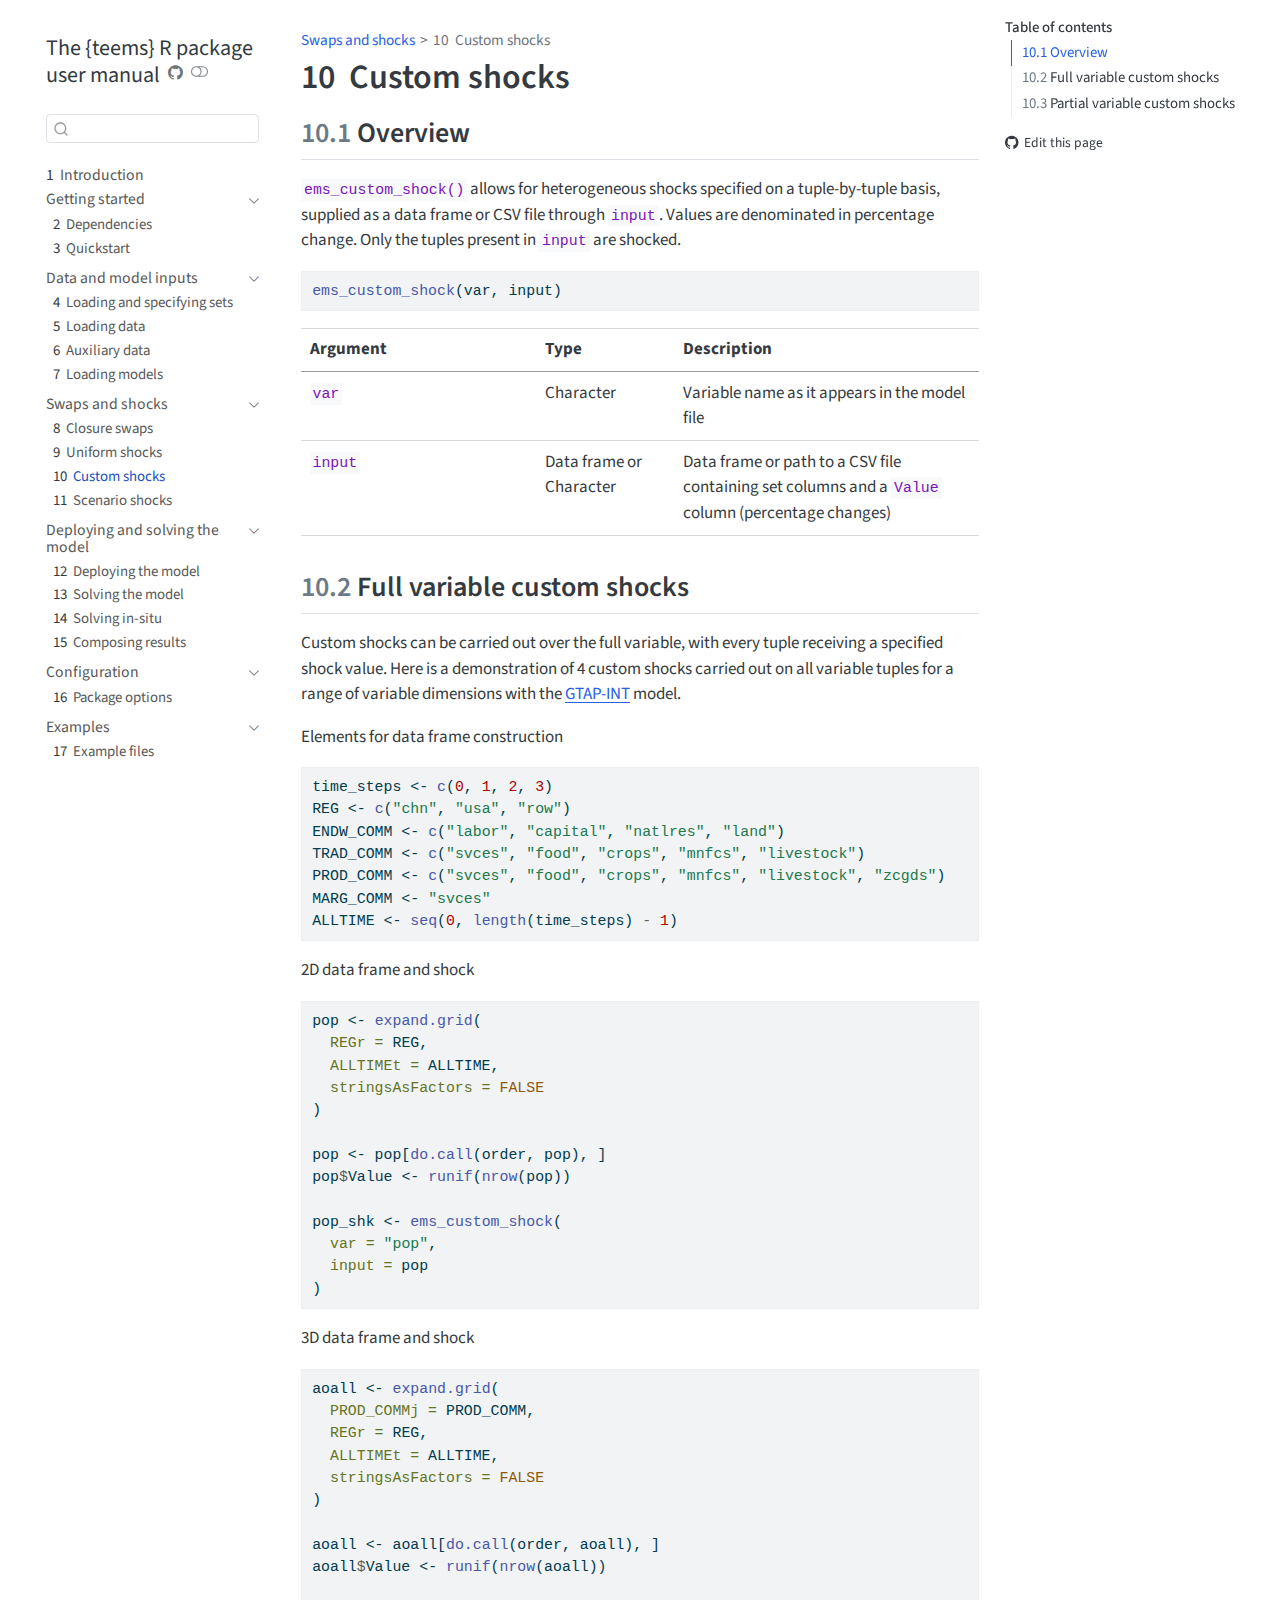
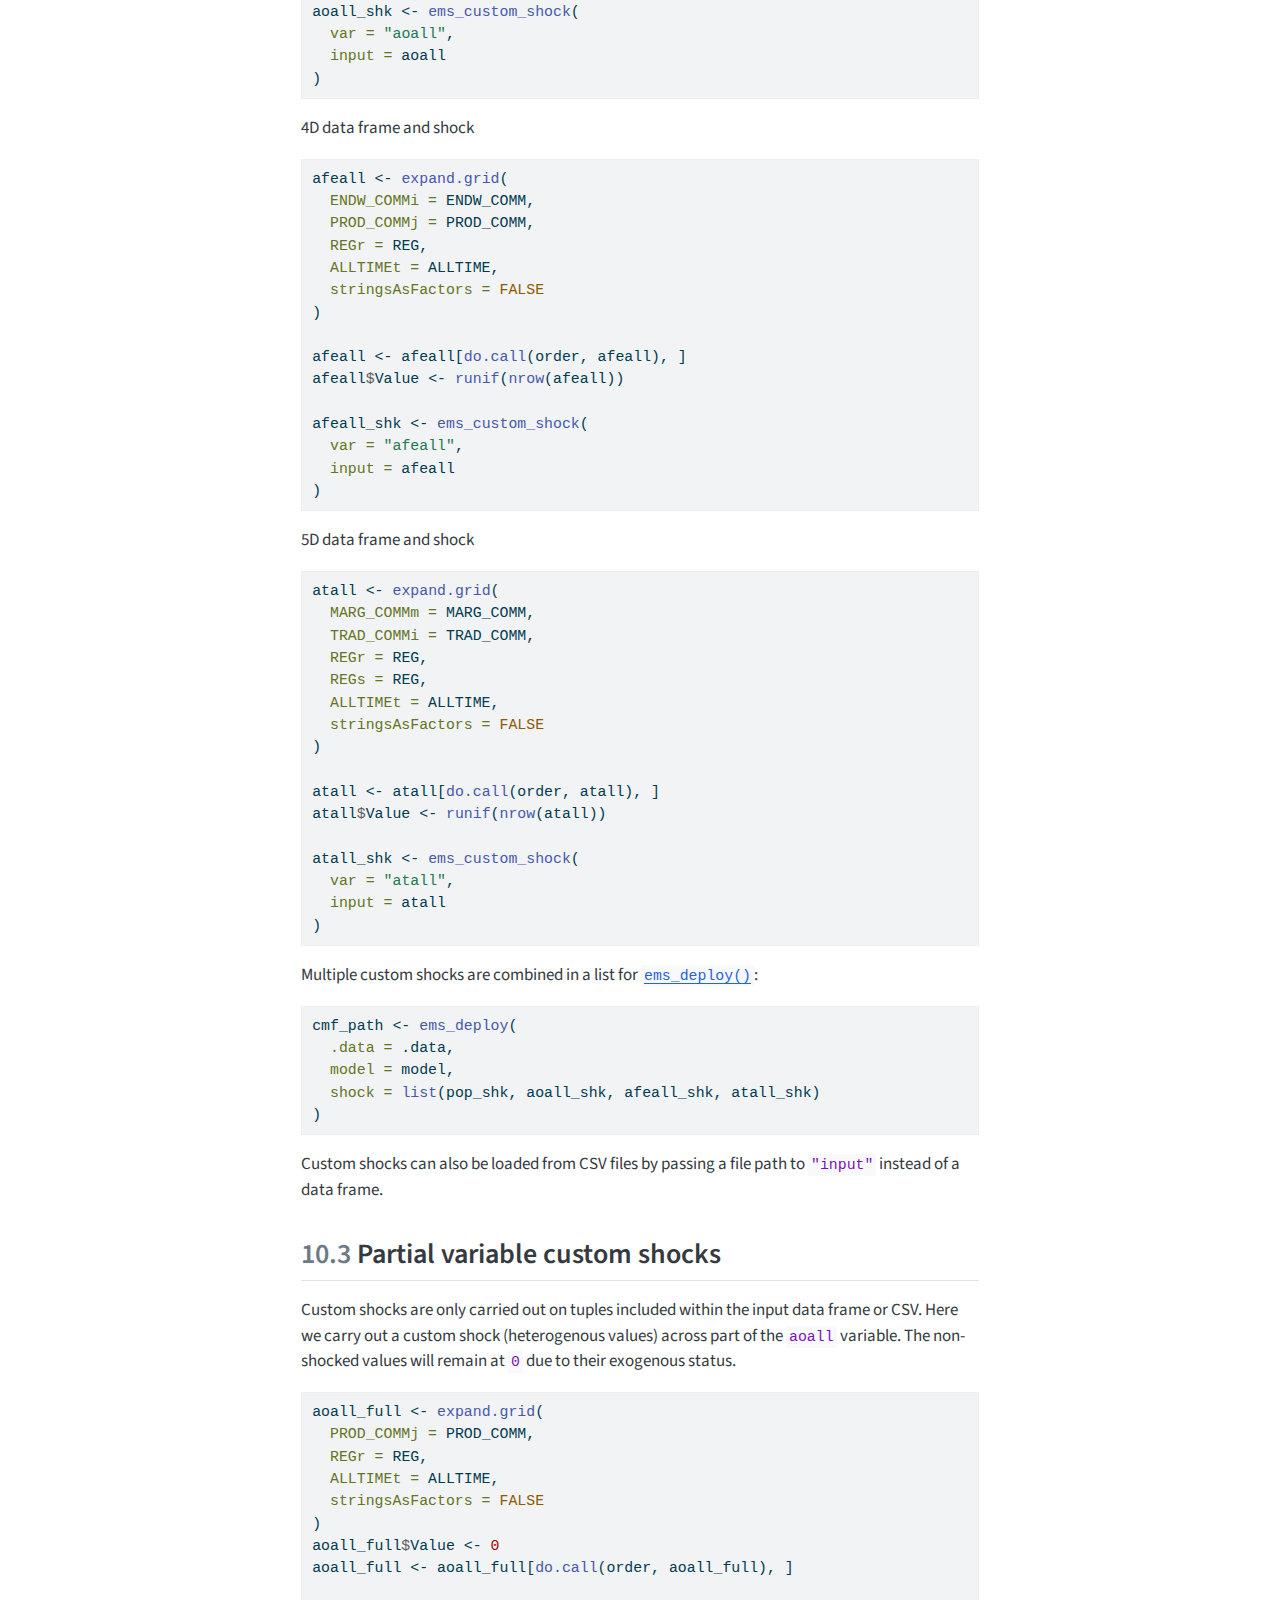
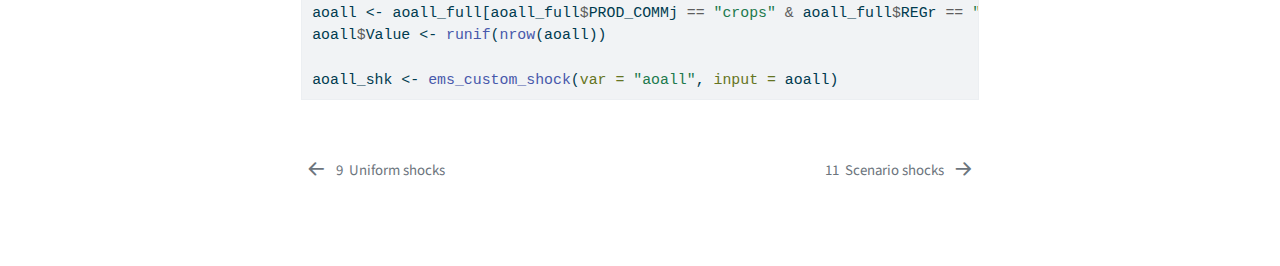
<file: custom_shocks.html>
<!DOCTYPE html>
<html xmlns="http://www.w3.org/1999/xhtml" lang="en" xml:lang="en"><head>

<meta charset="utf-8">
<meta name="generator" content="quarto-1.7.31">

<meta name="viewport" content="width=device-width, initial-scale=1.0, user-scalable=yes">


<title>10&nbsp; Custom shocks – The {teems} R package user manual</title>
<style>
code{white-space: pre-wrap;}
span.smallcaps{font-variant: small-caps;}
div.columns{display: flex; gap: min(4vw, 1.5em);}
div.column{flex: auto; overflow-x: auto;}
div.hanging-indent{margin-left: 1.5em; text-indent: -1.5em;}
ul.task-list{list-style: none;}
ul.task-list li input[type="checkbox"] {
  width: 0.8em;
  margin: 0 0.8em 0.2em -1em; /* quarto-specific, see https://github.com/quarto-dev/quarto-cli/issues/4556 */ 
  vertical-align: middle;
}
/* CSS for syntax highlighting */
html { -webkit-text-size-adjust: 100%; }
pre > code.sourceCode { white-space: pre; position: relative; }
pre > code.sourceCode > span { display: inline-block; line-height: 1.25; }
pre > code.sourceCode > span:empty { height: 1.2em; }
.sourceCode { overflow: visible; }
code.sourceCode > span { color: inherit; text-decoration: inherit; }
div.sourceCode { margin: 1em 0; }
pre.sourceCode { margin: 0; }
@media screen {
div.sourceCode { overflow: auto; }
}
@media print {
pre > code.sourceCode { white-space: pre-wrap; }
pre > code.sourceCode > span { text-indent: -5em; padding-left: 5em; }
}
pre.numberSource code
  { counter-reset: source-line 0; }
pre.numberSource code > span
  { position: relative; left: -4em; counter-increment: source-line; }
pre.numberSource code > span > a:first-child::before
  { content: counter(source-line);
    position: relative; left: -1em; text-align: right; vertical-align: baseline;
    border: none; display: inline-block;
    -webkit-touch-callout: none; -webkit-user-select: none;
    -khtml-user-select: none; -moz-user-select: none;
    -ms-user-select: none; user-select: none;
    padding: 0 4px; width: 4em;
  }
pre.numberSource { margin-left: 3em;  padding-left: 4px; }
div.sourceCode
  {   }
@media screen {
pre > code.sourceCode > span > a:first-child::before { text-decoration: underline; }
}
</style>


<script src="site_libs/quarto-nav/quarto-nav.js"></script>
<script src="site_libs/quarto-nav/headroom.min.js"></script>
<script src="site_libs/clipboard/clipboard.min.js"></script>
<script src="site_libs/quarto-search/autocomplete.umd.js"></script>
<script src="site_libs/quarto-search/fuse.min.js"></script>
<script src="site_libs/quarto-search/quarto-search.js"></script>
<meta name="quarto:offset" content="./">
<link href="./scenario_shocks.html" rel="next">
<link href="./uniform_shocks.html" rel="prev">
<link href="./man/figures/logo.png" rel="icon" type="image/png">
<script src="site_libs/quarto-html/quarto.js" type="module"></script>
<script src="site_libs/quarto-html/tabsets/tabsets.js" type="module"></script>
<script src="site_libs/quarto-html/popper.min.js"></script>
<script src="site_libs/quarto-html/tippy.umd.min.js"></script>
<script src="site_libs/quarto-html/anchor.min.js"></script>
<link href="site_libs/quarto-html/tippy.css" rel="stylesheet">
<link href="site_libs/quarto-html/quarto-syntax-highlighting-e1a5c8363afafaef2c763b6775fbf3ca.css" rel="stylesheet" class="quarto-color-scheme" id="quarto-text-highlighting-styles">
<link href="site_libs/quarto-html/quarto-syntax-highlighting-dark-8ef56b68f8fa1e9d2ba328e99e439f80.css" rel="stylesheet" class="quarto-color-scheme quarto-color-alternate" id="quarto-text-highlighting-styles">
<link href="site_libs/quarto-html/quarto-syntax-highlighting-e1a5c8363afafaef2c763b6775fbf3ca.css" rel="stylesheet" class="quarto-color-scheme-extra" id="quarto-text-highlighting-styles">
<script src="site_libs/bootstrap/bootstrap.min.js"></script>
<link href="site_libs/bootstrap/bootstrap-icons.css" rel="stylesheet">
<link href="site_libs/bootstrap/bootstrap-813e30108dcf73170a1c733c14950347.min.css" rel="stylesheet" append-hash="true" class="quarto-color-scheme" id="quarto-bootstrap" data-mode="light">
<link href="site_libs/bootstrap/bootstrap-dark-56946a84a55d7b2346e72611fe48b419.min.css" rel="stylesheet" append-hash="true" class="quarto-color-scheme quarto-color-alternate" id="quarto-bootstrap" data-mode="dark">
<link href="site_libs/bootstrap/bootstrap-813e30108dcf73170a1c733c14950347.min.css" rel="stylesheet" append-hash="true" class="quarto-color-scheme-extra" id="quarto-bootstrap" data-mode="light">
<script id="quarto-search-options" type="application/json">{
  "location": "sidebar",
  "copy-button": false,
  "collapse-after": 3,
  "panel-placement": "start",
  "type": "textbox",
  "limit": 50,
  "keyboard-shortcut": [
    "f",
    "/",
    "s"
  ],
  "show-item-context": false,
  "language": {
    "search-no-results-text": "No results",
    "search-matching-documents-text": "matching documents",
    "search-copy-link-title": "Copy link to search",
    "search-hide-matches-text": "Hide additional matches",
    "search-more-match-text": "more match in this document",
    "search-more-matches-text": "more matches in this document",
    "search-clear-button-title": "Clear",
    "search-text-placeholder": "",
    "search-detached-cancel-button-title": "Cancel",
    "search-submit-button-title": "Submit",
    "search-label": "Search"
  }
}</script>


<link rel="stylesheet" href="styles.scss">
</head>

<body class="nav-sidebar floating quarto-light"><script id="quarto-html-before-body" type="application/javascript">
    const toggleBodyColorMode = (bsSheetEl) => {
      const mode = bsSheetEl.getAttribute("data-mode");
      const bodyEl = window.document.querySelector("body");
      if (mode === "dark") {
        bodyEl.classList.add("quarto-dark");
        bodyEl.classList.remove("quarto-light");
      } else {
        bodyEl.classList.add("quarto-light");
        bodyEl.classList.remove("quarto-dark");
      }
    }
    const toggleBodyColorPrimary = () => {
      const bsSheetEl = window.document.querySelector("link#quarto-bootstrap:not([rel=disabled-stylesheet])");
      if (bsSheetEl) {
        toggleBodyColorMode(bsSheetEl);
      }
    }
    const setColorSchemeToggle = (alternate) => {
      const toggles = window.document.querySelectorAll('.quarto-color-scheme-toggle');
      for (let i=0; i < toggles.length; i++) {
        const toggle = toggles[i];
        if (toggle) {
          if (alternate) {
            toggle.classList.add("alternate");
          } else {
            toggle.classList.remove("alternate");
          }
        }
      }
    };
    const toggleColorMode = (alternate) => {
      // Switch the stylesheets
      const primaryStylesheets = window.document.querySelectorAll('link.quarto-color-scheme:not(.quarto-color-alternate)');
      const alternateStylesheets = window.document.querySelectorAll('link.quarto-color-scheme.quarto-color-alternate');
      manageTransitions('#quarto-margin-sidebar .nav-link', false);
      if (alternate) {
        // note: dark is layered on light, we don't disable primary!
        enableStylesheet(alternateStylesheets);
        for (const sheetNode of alternateStylesheets) {
          if (sheetNode.id === "quarto-bootstrap") {
            toggleBodyColorMode(sheetNode);
          }
        }
      } else {
        disableStylesheet(alternateStylesheets);
        enableStylesheet(primaryStylesheets)
        toggleBodyColorPrimary();
      }
      manageTransitions('#quarto-margin-sidebar .nav-link', true);
      // Switch the toggles
      setColorSchemeToggle(alternate)
      // Hack to workaround the fact that safari doesn't
      // properly recolor the scrollbar when toggling (#1455)
      if (navigator.userAgent.indexOf('Safari') > 0 && navigator.userAgent.indexOf('Chrome') == -1) {
        manageTransitions("body", false);
        window.scrollTo(0, 1);
        setTimeout(() => {
          window.scrollTo(0, 0);
          manageTransitions("body", true);
        }, 40);
      }
    }
    const disableStylesheet = (stylesheets) => {
      for (let i=0; i < stylesheets.length; i++) {
        const stylesheet = stylesheets[i];
        stylesheet.rel = 'disabled-stylesheet';
      }
    }
    const enableStylesheet = (stylesheets) => {
      for (let i=0; i < stylesheets.length; i++) {
        const stylesheet = stylesheets[i];
        if(stylesheet.rel !== 'stylesheet') { // for Chrome, which will still FOUC without this check
          stylesheet.rel = 'stylesheet';
        }
      }
    }
    const manageTransitions = (selector, allowTransitions) => {
      const els = window.document.querySelectorAll(selector);
      for (let i=0; i < els.length; i++) {
        const el = els[i];
        if (allowTransitions) {
          el.classList.remove('notransition');
        } else {
          el.classList.add('notransition');
        }
      }
    }
    const isFileUrl = () => {
      return window.location.protocol === 'file:';
    }
    const hasAlternateSentinel = () => {
      let styleSentinel = getColorSchemeSentinel();
      if (styleSentinel !== null) {
        return styleSentinel === "alternate";
      } else {
        return false;
      }
    }
    const setStyleSentinel = (alternate) => {
      const value = alternate ? "alternate" : "default";
      if (!isFileUrl()) {
        window.localStorage.setItem("quarto-color-scheme", value);
      } else {
        localAlternateSentinel = value;
      }
    }
    const getColorSchemeSentinel = () => {
      if (!isFileUrl()) {
        const storageValue = window.localStorage.getItem("quarto-color-scheme");
        return storageValue != null ? storageValue : localAlternateSentinel;
      } else {
        return localAlternateSentinel;
      }
    }
    const toggleGiscusIfUsed = (isAlternate, darkModeDefault) => {
      const baseTheme = document.querySelector('#giscus-base-theme')?.value ?? 'light';
      const alternateTheme = document.querySelector('#giscus-alt-theme')?.value ?? 'dark';
      let newTheme = '';
      if(authorPrefersDark) {
        newTheme = isAlternate ? baseTheme : alternateTheme;
      } else {
        newTheme = isAlternate ? alternateTheme : baseTheme;
      }
      const changeGiscusTheme = () => {
        // From: https://github.com/giscus/giscus/issues/336
        const sendMessage = (message) => {
          const iframe = document.querySelector('iframe.giscus-frame');
          if (!iframe) return;
          iframe.contentWindow.postMessage({ giscus: message }, 'https://giscus.app');
        }
        sendMessage({
          setConfig: {
            theme: newTheme
          }
        });
      }
      const isGiscussLoaded = window.document.querySelector('iframe.giscus-frame') !== null;
      if (isGiscussLoaded) {
        changeGiscusTheme();
      }
    };
    const authorPrefersDark = false;
    const darkModeDefault = authorPrefersDark;
      document.querySelector('link#quarto-text-highlighting-styles.quarto-color-scheme-extra').rel = 'disabled-stylesheet';
      document.querySelector('link#quarto-bootstrap.quarto-color-scheme-extra').rel = 'disabled-stylesheet';
    let localAlternateSentinel = darkModeDefault ? 'alternate' : 'default';
    // Dark / light mode switch
    window.quartoToggleColorScheme = () => {
      // Read the current dark / light value
      let toAlternate = !hasAlternateSentinel();
      toggleColorMode(toAlternate);
      setStyleSentinel(toAlternate);
      toggleGiscusIfUsed(toAlternate, darkModeDefault);
      window.dispatchEvent(new Event('resize'));
    };
    // Switch to dark mode if need be
    if (hasAlternateSentinel()) {
      toggleColorMode(true);
    } else {
      toggleColorMode(false);
    }
  </script>

<div id="quarto-search-results"></div>
  <header id="quarto-header" class="headroom fixed-top">
  <nav class="quarto-secondary-nav">
    <div class="container-fluid d-flex">
      <button type="button" class="quarto-btn-toggle btn" data-bs-toggle="collapse" role="button" data-bs-target=".quarto-sidebar-collapse-item" aria-controls="quarto-sidebar" aria-expanded="false" aria-label="Toggle sidebar navigation" onclick="if (window.quartoToggleHeadroom) { window.quartoToggleHeadroom(); }">
        <i class="bi bi-layout-text-sidebar-reverse"></i>
      </button>
        <nav class="quarto-page-breadcrumbs" aria-label="breadcrumb"><ol class="breadcrumb"><li class="breadcrumb-item"><a href="./swaps.html">Swaps and shocks</a></li><li class="breadcrumb-item"><a href="./custom_shocks.html"><span class="chapter-number">10</span>&nbsp; <span class="chapter-title">Custom shocks</span></a></li></ol></nav>
        <a class="flex-grow-1" role="navigation" data-bs-toggle="collapse" data-bs-target=".quarto-sidebar-collapse-item" aria-controls="quarto-sidebar" aria-expanded="false" aria-label="Toggle sidebar navigation" onclick="if (window.quartoToggleHeadroom) { window.quartoToggleHeadroom(); }">      
        </a>
      <button type="button" class="btn quarto-search-button" aria-label="Search" onclick="window.quartoOpenSearch();">
        <i class="bi bi-search"></i>
      </button>
    </div>
  </nav>
</header>
<!-- content -->
<div id="quarto-content" class="quarto-container page-columns page-rows-contents page-layout-article">
<!-- sidebar -->
  <nav id="quarto-sidebar" class="sidebar collapse collapse-horizontal quarto-sidebar-collapse-item sidebar-navigation floating overflow-auto">
    <div class="pt-lg-2 mt-2 text-left sidebar-header">
    <div class="sidebar-title mb-0 py-0">
      <a href="./">The {teems} R package user manual</a> 
        <div class="sidebar-tools-main">
    <a href="https://github.com/teemsphere/teemsphere.github.io" title="Source Code" class="quarto-navigation-tool px-1" aria-label="Source Code"><i class="bi bi-github"></i></a>
  <a href="" class="quarto-color-scheme-toggle quarto-navigation-tool  px-1" onclick="window.quartoToggleColorScheme(); return false;" title="Toggle dark mode"><i class="bi"></i></a>
</div>
    </div>
      </div>
        <div class="mt-2 flex-shrink-0 align-items-center">
        <div class="sidebar-search">
        <div id="quarto-search" class="" title="Search"></div>
        </div>
        </div>
    <div class="sidebar-menu-container"> 
    <ul class="list-unstyled mt-1">
        <li class="sidebar-item">
  <div class="sidebar-item-container"> 
  <a href="./index.html" class="sidebar-item-text sidebar-link">
 <span class="menu-text"><span class="chapter-number">1</span>&nbsp; <span class="chapter-title">Introduction</span></span></a>
  </div>
</li>
        <li class="sidebar-item sidebar-item-section">
      <div class="sidebar-item-container"> 
            <a class="sidebar-item-text sidebar-link text-start" data-bs-toggle="collapse" data-bs-target="#quarto-sidebar-section-1" role="navigation" aria-expanded="true">
 <span class="menu-text">Getting started</span></a>
          <a class="sidebar-item-toggle text-start" data-bs-toggle="collapse" data-bs-target="#quarto-sidebar-section-1" role="navigation" aria-expanded="true" aria-label="Toggle section">
            <i class="bi bi-chevron-right ms-2"></i>
          </a> 
      </div>
      <ul id="quarto-sidebar-section-1" class="collapse list-unstyled sidebar-section depth1 show">  
          <li class="sidebar-item">
  <div class="sidebar-item-container"> 
  <a href="./dependencies.html" class="sidebar-item-text sidebar-link">
 <span class="menu-text"><span class="chapter-number">2</span>&nbsp; <span class="chapter-title">Dependencies</span></span></a>
  </div>
</li>
          <li class="sidebar-item">
  <div class="sidebar-item-container"> 
  <a href="./quickstart.html" class="sidebar-item-text sidebar-link">
 <span class="menu-text"><span class="chapter-number">3</span>&nbsp; <span class="chapter-title">Quickstart</span></span></a>
  </div>
</li>
      </ul>
  </li>
        <li class="sidebar-item sidebar-item-section">
      <div class="sidebar-item-container"> 
            <a class="sidebar-item-text sidebar-link text-start" data-bs-toggle="collapse" data-bs-target="#quarto-sidebar-section-2" role="navigation" aria-expanded="true">
 <span class="menu-text">Data and model inputs</span></a>
          <a class="sidebar-item-toggle text-start" data-bs-toggle="collapse" data-bs-target="#quarto-sidebar-section-2" role="navigation" aria-expanded="true" aria-label="Toggle section">
            <i class="bi bi-chevron-right ms-2"></i>
          </a> 
      </div>
      <ul id="quarto-sidebar-section-2" class="collapse list-unstyled sidebar-section depth1 show">  
          <li class="sidebar-item">
  <div class="sidebar-item-container"> 
  <a href="./set_mappings.html" class="sidebar-item-text sidebar-link">
 <span class="menu-text"><span class="chapter-number">4</span>&nbsp; <span class="chapter-title">Loading and specifying sets</span></span></a>
  </div>
</li>
          <li class="sidebar-item">
  <div class="sidebar-item-container"> 
  <a href="./data_load.html" class="sidebar-item-text sidebar-link">
 <span class="menu-text"><span class="chapter-number">5</span>&nbsp; <span class="chapter-title">Loading data</span></span></a>
  </div>
</li>
          <li class="sidebar-item">
  <div class="sidebar-item-container"> 
  <a href="./aux_load.html" class="sidebar-item-text sidebar-link">
 <span class="menu-text"><span class="chapter-number">6</span>&nbsp; <span class="chapter-title">Auxiliary data</span></span></a>
  </div>
</li>
          <li class="sidebar-item">
  <div class="sidebar-item-container"> 
  <a href="./model_load.html" class="sidebar-item-text sidebar-link">
 <span class="menu-text"><span class="chapter-number">7</span>&nbsp; <span class="chapter-title">Loading models</span></span></a>
  </div>
</li>
      </ul>
  </li>
        <li class="sidebar-item sidebar-item-section">
      <div class="sidebar-item-container"> 
            <a class="sidebar-item-text sidebar-link text-start" data-bs-toggle="collapse" data-bs-target="#quarto-sidebar-section-3" role="navigation" aria-expanded="true">
 <span class="menu-text">Swaps and shocks</span></a>
          <a class="sidebar-item-toggle text-start" data-bs-toggle="collapse" data-bs-target="#quarto-sidebar-section-3" role="navigation" aria-expanded="true" aria-label="Toggle section">
            <i class="bi bi-chevron-right ms-2"></i>
          </a> 
      </div>
      <ul id="quarto-sidebar-section-3" class="collapse list-unstyled sidebar-section depth1 show">  
          <li class="sidebar-item">
  <div class="sidebar-item-container"> 
  <a href="./swaps.html" class="sidebar-item-text sidebar-link">
 <span class="menu-text"><span class="chapter-number">8</span>&nbsp; <span class="chapter-title">Closure swaps</span></span></a>
  </div>
</li>
          <li class="sidebar-item">
  <div class="sidebar-item-container"> 
  <a href="./uniform_shocks.html" class="sidebar-item-text sidebar-link">
 <span class="menu-text"><span class="chapter-number">9</span>&nbsp; <span class="chapter-title">Uniform shocks</span></span></a>
  </div>
</li>
          <li class="sidebar-item">
  <div class="sidebar-item-container"> 
  <a href="./custom_shocks.html" class="sidebar-item-text sidebar-link active">
 <span class="menu-text"><span class="chapter-number">10</span>&nbsp; <span class="chapter-title">Custom shocks</span></span></a>
  </div>
</li>
          <li class="sidebar-item">
  <div class="sidebar-item-container"> 
  <a href="./scenario_shocks.html" class="sidebar-item-text sidebar-link">
 <span class="menu-text"><span class="chapter-number">11</span>&nbsp; <span class="chapter-title">Scenario shocks</span></span></a>
  </div>
</li>
      </ul>
  </li>
        <li class="sidebar-item sidebar-item-section">
      <div class="sidebar-item-container"> 
            <a class="sidebar-item-text sidebar-link text-start" data-bs-toggle="collapse" data-bs-target="#quarto-sidebar-section-4" role="navigation" aria-expanded="true">
 <span class="menu-text">Deploying and solving the model</span></a>
          <a class="sidebar-item-toggle text-start" data-bs-toggle="collapse" data-bs-target="#quarto-sidebar-section-4" role="navigation" aria-expanded="true" aria-label="Toggle section">
            <i class="bi bi-chevron-right ms-2"></i>
          </a> 
      </div>
      <ul id="quarto-sidebar-section-4" class="collapse list-unstyled sidebar-section depth1 show">  
          <li class="sidebar-item">
  <div class="sidebar-item-container"> 
  <a href="./deploy.html" class="sidebar-item-text sidebar-link">
 <span class="menu-text"><span class="chapter-number">12</span>&nbsp; <span class="chapter-title">Deploying the model</span></span></a>
  </div>
</li>
          <li class="sidebar-item">
  <div class="sidebar-item-container"> 
  <a href="./solve.html" class="sidebar-item-text sidebar-link">
 <span class="menu-text"><span class="chapter-number">13</span>&nbsp; <span class="chapter-title">Solving the model</span></span></a>
  </div>
</li>
          <li class="sidebar-item">
  <div class="sidebar-item-container"> 
  <a href="./solve_in_situ.html" class="sidebar-item-text sidebar-link">
 <span class="menu-text"><span class="chapter-number">14</span>&nbsp; <span class="chapter-title">Solving in-situ</span></span></a>
  </div>
</li>
          <li class="sidebar-item">
  <div class="sidebar-item-container"> 
  <a href="./compose.html" class="sidebar-item-text sidebar-link">
 <span class="menu-text"><span class="chapter-number">15</span>&nbsp; <span class="chapter-title">Composing results</span></span></a>
  </div>
</li>
      </ul>
  </li>
        <li class="sidebar-item sidebar-item-section">
      <div class="sidebar-item-container"> 
            <a class="sidebar-item-text sidebar-link text-start" data-bs-toggle="collapse" data-bs-target="#quarto-sidebar-section-5" role="navigation" aria-expanded="true">
 <span class="menu-text">Configuration</span></a>
          <a class="sidebar-item-toggle text-start" data-bs-toggle="collapse" data-bs-target="#quarto-sidebar-section-5" role="navigation" aria-expanded="true" aria-label="Toggle section">
            <i class="bi bi-chevron-right ms-2"></i>
          </a> 
      </div>
      <ul id="quarto-sidebar-section-5" class="collapse list-unstyled sidebar-section depth1 show">  
          <li class="sidebar-item">
  <div class="sidebar-item-container"> 
  <a href="./options.html" class="sidebar-item-text sidebar-link">
 <span class="menu-text"><span class="chapter-number">16</span>&nbsp; <span class="chapter-title">Package options</span></span></a>
  </div>
</li>
      </ul>
  </li>
        <li class="sidebar-item sidebar-item-section">
      <div class="sidebar-item-container"> 
            <a class="sidebar-item-text sidebar-link text-start" data-bs-toggle="collapse" data-bs-target="#quarto-sidebar-section-6" role="navigation" aria-expanded="true">
 <span class="menu-text">Examples</span></a>
          <a class="sidebar-item-toggle text-start" data-bs-toggle="collapse" data-bs-target="#quarto-sidebar-section-6" role="navigation" aria-expanded="true" aria-label="Toggle section">
            <i class="bi bi-chevron-right ms-2"></i>
          </a> 
      </div>
      <ul id="quarto-sidebar-section-6" class="collapse list-unstyled sidebar-section depth1 show">  
          <li class="sidebar-item">
  <div class="sidebar-item-container"> 
  <a href="./example.html" class="sidebar-item-text sidebar-link">
 <span class="menu-text"><span class="chapter-number">17</span>&nbsp; <span class="chapter-title">Example files</span></span></a>
  </div>
</li>
      </ul>
  </li>
    </ul>
    </div>
</nav>
<div id="quarto-sidebar-glass" class="quarto-sidebar-collapse-item" data-bs-toggle="collapse" data-bs-target=".quarto-sidebar-collapse-item"></div>
<!-- margin-sidebar -->
    <div id="quarto-margin-sidebar" class="sidebar margin-sidebar">
        <nav id="TOC" role="doc-toc" class="toc-active">
    <h2 id="toc-title">Table of contents</h2>
   
  <ul>
  <li><a href="#overview" id="toc-overview" class="nav-link active" data-scroll-target="#overview"><span class="header-section-number">10.1</span> Overview</a></li>
  <li><a href="#full-variable-custom-shocks" id="toc-full-variable-custom-shocks" class="nav-link" data-scroll-target="#full-variable-custom-shocks"><span class="header-section-number">10.2</span> Full variable custom shocks</a></li>
  <li><a href="#partial-variable-custom-shocks" id="toc-partial-variable-custom-shocks" class="nav-link" data-scroll-target="#partial-variable-custom-shocks"><span class="header-section-number">10.3</span> Partial variable custom shocks</a></li>
  </ul>
<div class="toc-actions"><ul><li><a href="https://github.com/teemsphere/teemsphere.github.io/edit/main/custom_shocks.qmd" class="toc-action"><i class="bi bi-github"></i>Edit this page</a></li></ul></div></nav>
    </div>
<!-- main -->
<main class="content" id="quarto-document-content">


<header id="title-block-header" class="quarto-title-block default"><nav class="quarto-page-breadcrumbs quarto-title-breadcrumbs d-none d-lg-block" aria-label="breadcrumb"><ol class="breadcrumb"><li class="breadcrumb-item"><a href="./swaps.html">Swaps and shocks</a></li><li class="breadcrumb-item"><a href="./custom_shocks.html"><span class="chapter-number">10</span>&nbsp; <span class="chapter-title">Custom shocks</span></a></li></ol></nav>
<div class="quarto-title">
<h1 class="title"><span class="chapter-number">10</span>&nbsp; <span class="chapter-title">Custom shocks</span></h1>
</div>



<div class="quarto-title-meta">

    
  
    
  </div>
  


</header>


<section id="overview" class="level2" data-number="10.1">
<h2 data-number="10.1" class="anchored" data-anchor-id="overview"><span class="header-section-number">10.1</span> Overview</h2>
<p><code>ems_custom_shock()</code> allows for heterogeneous shocks specified on a tuple-by-tuple basis, supplied as a data frame or CSV file through <code>input</code>. Values are denominated in percentage change. Only the tuples present in <code>input</code> are shocked.</p>
<div class="sourceCode" id="cb1"><pre class="sourceCode r code-with-copy"><code class="sourceCode r"><span id="cb1-1"><a href="#cb1-1" aria-hidden="true" tabindex="-1"></a><span class="fu">ems_custom_shock</span>(var, input)</span></code><button title="Copy to Clipboard" class="code-copy-button"><i class="bi"></i></button></pre></div>
<table class="caption-top table">
<colgroup>
<col style="width: 34%">
<col style="width: 20%">
<col style="width: 44%">
</colgroup>
<thead>
<tr class="header">
<th>Argument</th>
<th>Type</th>
<th>Description</th>
</tr>
</thead>
<tbody>
<tr class="odd">
<td><code>var</code></td>
<td>Character</td>
<td>Variable name as it appears in the model file</td>
</tr>
<tr class="even">
<td><code>input</code></td>
<td>Data frame or Character</td>
<td>Data frame or path to a CSV file containing set columns and a <code>Value</code> column (percentage changes)</td>
</tr>
</tbody>
</table>
</section>
<section id="full-variable-custom-shocks" class="level2" data-number="10.2">
<h2 data-number="10.2" class="anchored" data-anchor-id="full-variable-custom-shocks"><span class="header-section-number">10.2</span> Full variable custom shocks</h2>
<p>Custom shocks can be carried out over the full variable, with every tuple receiving a specified shock value. Here is a demonstration of 4 custom shocks carried out on all variable tuples for a range of variable dimensions with the <a href="https://github.com/teemsphere/teems-models/tree/main/GTAP-INTv1">GTAP-INT</a> model.</p>
<p>Elements for data frame construction</p>
<div class="sourceCode" id="cb2"><pre class="sourceCode r code-with-copy"><code class="sourceCode r"><span id="cb2-1"><a href="#cb2-1" aria-hidden="true" tabindex="-1"></a>time_steps <span class="ot">&lt;-</span> <span class="fu">c</span>(<span class="dv">0</span>, <span class="dv">1</span>, <span class="dv">2</span>, <span class="dv">3</span>)</span>
<span id="cb2-2"><a href="#cb2-2" aria-hidden="true" tabindex="-1"></a>REG <span class="ot">&lt;-</span> <span class="fu">c</span>(<span class="st">"chn"</span>, <span class="st">"usa"</span>, <span class="st">"row"</span>)</span>
<span id="cb2-3"><a href="#cb2-3" aria-hidden="true" tabindex="-1"></a>ENDW_COMM <span class="ot">&lt;-</span> <span class="fu">c</span>(<span class="st">"labor"</span>, <span class="st">"capital"</span>, <span class="st">"natlres"</span>, <span class="st">"land"</span>)</span>
<span id="cb2-4"><a href="#cb2-4" aria-hidden="true" tabindex="-1"></a>TRAD_COMM <span class="ot">&lt;-</span> <span class="fu">c</span>(<span class="st">"svces"</span>, <span class="st">"food"</span>, <span class="st">"crops"</span>, <span class="st">"mnfcs"</span>, <span class="st">"livestock"</span>)</span>
<span id="cb2-5"><a href="#cb2-5" aria-hidden="true" tabindex="-1"></a>PROD_COMM <span class="ot">&lt;-</span> <span class="fu">c</span>(<span class="st">"svces"</span>, <span class="st">"food"</span>, <span class="st">"crops"</span>, <span class="st">"mnfcs"</span>, <span class="st">"livestock"</span>, <span class="st">"zcgds"</span>)</span>
<span id="cb2-6"><a href="#cb2-6" aria-hidden="true" tabindex="-1"></a>MARG_COMM <span class="ot">&lt;-</span> <span class="st">"svces"</span></span>
<span id="cb2-7"><a href="#cb2-7" aria-hidden="true" tabindex="-1"></a>ALLTIME <span class="ot">&lt;-</span> <span class="fu">seq</span>(<span class="dv">0</span>, <span class="fu">length</span>(time_steps) <span class="sc">-</span> <span class="dv">1</span>)</span></code><button title="Copy to Clipboard" class="code-copy-button"><i class="bi"></i></button></pre></div>
<p>2D data frame and shock</p>
<div class="sourceCode" id="cb3"><pre class="sourceCode r code-with-copy"><code class="sourceCode r"><span id="cb3-1"><a href="#cb3-1" aria-hidden="true" tabindex="-1"></a>pop <span class="ot">&lt;-</span> <span class="fu">expand.grid</span>(</span>
<span id="cb3-2"><a href="#cb3-2" aria-hidden="true" tabindex="-1"></a>  <span class="at">REGr =</span> REG,</span>
<span id="cb3-3"><a href="#cb3-3" aria-hidden="true" tabindex="-1"></a>  <span class="at">ALLTIMEt =</span> ALLTIME,</span>
<span id="cb3-4"><a href="#cb3-4" aria-hidden="true" tabindex="-1"></a>  <span class="at">stringsAsFactors =</span> <span class="cn">FALSE</span></span>
<span id="cb3-5"><a href="#cb3-5" aria-hidden="true" tabindex="-1"></a>)</span>
<span id="cb3-6"><a href="#cb3-6" aria-hidden="true" tabindex="-1"></a></span>
<span id="cb3-7"><a href="#cb3-7" aria-hidden="true" tabindex="-1"></a>pop <span class="ot">&lt;-</span> pop[<span class="fu">do.call</span>(order, pop), ]</span>
<span id="cb3-8"><a href="#cb3-8" aria-hidden="true" tabindex="-1"></a>pop<span class="sc">$</span>Value <span class="ot">&lt;-</span> <span class="fu">runif</span>(<span class="fu">nrow</span>(pop))</span>
<span id="cb3-9"><a href="#cb3-9" aria-hidden="true" tabindex="-1"></a></span>
<span id="cb3-10"><a href="#cb3-10" aria-hidden="true" tabindex="-1"></a>pop_shk <span class="ot">&lt;-</span> <span class="fu">ems_custom_shock</span>(</span>
<span id="cb3-11"><a href="#cb3-11" aria-hidden="true" tabindex="-1"></a>  <span class="at">var =</span> <span class="st">"pop"</span>,</span>
<span id="cb3-12"><a href="#cb3-12" aria-hidden="true" tabindex="-1"></a>  <span class="at">input =</span> pop</span>
<span id="cb3-13"><a href="#cb3-13" aria-hidden="true" tabindex="-1"></a>)</span></code><button title="Copy to Clipboard" class="code-copy-button"><i class="bi"></i></button></pre></div>
<p>3D data frame and shock</p>
<div class="sourceCode" id="cb4"><pre class="sourceCode r code-with-copy"><code class="sourceCode r"><span id="cb4-1"><a href="#cb4-1" aria-hidden="true" tabindex="-1"></a>aoall <span class="ot">&lt;-</span> <span class="fu">expand.grid</span>(</span>
<span id="cb4-2"><a href="#cb4-2" aria-hidden="true" tabindex="-1"></a>  <span class="at">PROD_COMMj =</span> PROD_COMM,</span>
<span id="cb4-3"><a href="#cb4-3" aria-hidden="true" tabindex="-1"></a>  <span class="at">REGr =</span> REG,</span>
<span id="cb4-4"><a href="#cb4-4" aria-hidden="true" tabindex="-1"></a>  <span class="at">ALLTIMEt =</span> ALLTIME,</span>
<span id="cb4-5"><a href="#cb4-5" aria-hidden="true" tabindex="-1"></a>  <span class="at">stringsAsFactors =</span> <span class="cn">FALSE</span></span>
<span id="cb4-6"><a href="#cb4-6" aria-hidden="true" tabindex="-1"></a>)</span>
<span id="cb4-7"><a href="#cb4-7" aria-hidden="true" tabindex="-1"></a></span>
<span id="cb4-8"><a href="#cb4-8" aria-hidden="true" tabindex="-1"></a>aoall <span class="ot">&lt;-</span> aoall[<span class="fu">do.call</span>(order, aoall), ]</span>
<span id="cb4-9"><a href="#cb4-9" aria-hidden="true" tabindex="-1"></a>aoall<span class="sc">$</span>Value <span class="ot">&lt;-</span> <span class="fu">runif</span>(<span class="fu">nrow</span>(aoall))</span>
<span id="cb4-10"><a href="#cb4-10" aria-hidden="true" tabindex="-1"></a></span>
<span id="cb4-11"><a href="#cb4-11" aria-hidden="true" tabindex="-1"></a>aoall_shk <span class="ot">&lt;-</span> <span class="fu">ems_custom_shock</span>(</span>
<span id="cb4-12"><a href="#cb4-12" aria-hidden="true" tabindex="-1"></a>  <span class="at">var =</span> <span class="st">"aoall"</span>,</span>
<span id="cb4-13"><a href="#cb4-13" aria-hidden="true" tabindex="-1"></a>  <span class="at">input =</span> aoall</span>
<span id="cb4-14"><a href="#cb4-14" aria-hidden="true" tabindex="-1"></a>)</span></code><button title="Copy to Clipboard" class="code-copy-button"><i class="bi"></i></button></pre></div>
<p>4D data frame and shock</p>
<div class="sourceCode" id="cb5"><pre class="sourceCode r code-with-copy"><code class="sourceCode r"><span id="cb5-1"><a href="#cb5-1" aria-hidden="true" tabindex="-1"></a>afeall <span class="ot">&lt;-</span> <span class="fu">expand.grid</span>(</span>
<span id="cb5-2"><a href="#cb5-2" aria-hidden="true" tabindex="-1"></a>  <span class="at">ENDW_COMMi =</span> ENDW_COMM,</span>
<span id="cb5-3"><a href="#cb5-3" aria-hidden="true" tabindex="-1"></a>  <span class="at">PROD_COMMj =</span> PROD_COMM,</span>
<span id="cb5-4"><a href="#cb5-4" aria-hidden="true" tabindex="-1"></a>  <span class="at">REGr =</span> REG,</span>
<span id="cb5-5"><a href="#cb5-5" aria-hidden="true" tabindex="-1"></a>  <span class="at">ALLTIMEt =</span> ALLTIME,</span>
<span id="cb5-6"><a href="#cb5-6" aria-hidden="true" tabindex="-1"></a>  <span class="at">stringsAsFactors =</span> <span class="cn">FALSE</span></span>
<span id="cb5-7"><a href="#cb5-7" aria-hidden="true" tabindex="-1"></a>)</span>
<span id="cb5-8"><a href="#cb5-8" aria-hidden="true" tabindex="-1"></a></span>
<span id="cb5-9"><a href="#cb5-9" aria-hidden="true" tabindex="-1"></a>afeall <span class="ot">&lt;-</span> afeall[<span class="fu">do.call</span>(order, afeall), ]</span>
<span id="cb5-10"><a href="#cb5-10" aria-hidden="true" tabindex="-1"></a>afeall<span class="sc">$</span>Value <span class="ot">&lt;-</span> <span class="fu">runif</span>(<span class="fu">nrow</span>(afeall))</span>
<span id="cb5-11"><a href="#cb5-11" aria-hidden="true" tabindex="-1"></a></span>
<span id="cb5-12"><a href="#cb5-12" aria-hidden="true" tabindex="-1"></a>afeall_shk <span class="ot">&lt;-</span> <span class="fu">ems_custom_shock</span>(</span>
<span id="cb5-13"><a href="#cb5-13" aria-hidden="true" tabindex="-1"></a>  <span class="at">var =</span> <span class="st">"afeall"</span>,</span>
<span id="cb5-14"><a href="#cb5-14" aria-hidden="true" tabindex="-1"></a>  <span class="at">input =</span> afeall</span>
<span id="cb5-15"><a href="#cb5-15" aria-hidden="true" tabindex="-1"></a>)</span></code><button title="Copy to Clipboard" class="code-copy-button"><i class="bi"></i></button></pre></div>
<p>5D data frame and shock</p>
<div class="sourceCode" id="cb6"><pre class="sourceCode r code-with-copy"><code class="sourceCode r"><span id="cb6-1"><a href="#cb6-1" aria-hidden="true" tabindex="-1"></a>atall <span class="ot">&lt;-</span> <span class="fu">expand.grid</span>(</span>
<span id="cb6-2"><a href="#cb6-2" aria-hidden="true" tabindex="-1"></a>  <span class="at">MARG_COMMm =</span> MARG_COMM,</span>
<span id="cb6-3"><a href="#cb6-3" aria-hidden="true" tabindex="-1"></a>  <span class="at">TRAD_COMMi =</span> TRAD_COMM,</span>
<span id="cb6-4"><a href="#cb6-4" aria-hidden="true" tabindex="-1"></a>  <span class="at">REGr =</span> REG,</span>
<span id="cb6-5"><a href="#cb6-5" aria-hidden="true" tabindex="-1"></a>  <span class="at">REGs =</span> REG,</span>
<span id="cb6-6"><a href="#cb6-6" aria-hidden="true" tabindex="-1"></a>  <span class="at">ALLTIMEt =</span> ALLTIME,</span>
<span id="cb6-7"><a href="#cb6-7" aria-hidden="true" tabindex="-1"></a>  <span class="at">stringsAsFactors =</span> <span class="cn">FALSE</span></span>
<span id="cb6-8"><a href="#cb6-8" aria-hidden="true" tabindex="-1"></a>)</span>
<span id="cb6-9"><a href="#cb6-9" aria-hidden="true" tabindex="-1"></a></span>
<span id="cb6-10"><a href="#cb6-10" aria-hidden="true" tabindex="-1"></a>atall <span class="ot">&lt;-</span> atall[<span class="fu">do.call</span>(order, atall), ]</span>
<span id="cb6-11"><a href="#cb6-11" aria-hidden="true" tabindex="-1"></a>atall<span class="sc">$</span>Value <span class="ot">&lt;-</span> <span class="fu">runif</span>(<span class="fu">nrow</span>(atall))</span>
<span id="cb6-12"><a href="#cb6-12" aria-hidden="true" tabindex="-1"></a></span>
<span id="cb6-13"><a href="#cb6-13" aria-hidden="true" tabindex="-1"></a>atall_shk <span class="ot">&lt;-</span> <span class="fu">ems_custom_shock</span>(</span>
<span id="cb6-14"><a href="#cb6-14" aria-hidden="true" tabindex="-1"></a>  <span class="at">var =</span> <span class="st">"atall"</span>,</span>
<span id="cb6-15"><a href="#cb6-15" aria-hidden="true" tabindex="-1"></a>  <span class="at">input =</span> atall</span>
<span id="cb6-16"><a href="#cb6-16" aria-hidden="true" tabindex="-1"></a>)</span></code><button title="Copy to Clipboard" class="code-copy-button"><i class="bi"></i></button></pre></div>
<p>Multiple custom shocks are combined in a list for <a href="./deploy.html"><code>ems_deploy()</code></a>:</p>
<div class="sourceCode" id="cb7"><pre class="sourceCode r code-with-copy"><code class="sourceCode r"><span id="cb7-1"><a href="#cb7-1" aria-hidden="true" tabindex="-1"></a>cmf_path <span class="ot">&lt;-</span> <span class="fu">ems_deploy</span>(</span>
<span id="cb7-2"><a href="#cb7-2" aria-hidden="true" tabindex="-1"></a>  <span class="at">.data =</span> .data,</span>
<span id="cb7-3"><a href="#cb7-3" aria-hidden="true" tabindex="-1"></a>  <span class="at">model =</span> model,</span>
<span id="cb7-4"><a href="#cb7-4" aria-hidden="true" tabindex="-1"></a>  <span class="at">shock =</span> <span class="fu">list</span>(pop_shk, aoall_shk, afeall_shk, atall_shk)</span>
<span id="cb7-5"><a href="#cb7-5" aria-hidden="true" tabindex="-1"></a>)</span></code><button title="Copy to Clipboard" class="code-copy-button"><i class="bi"></i></button></pre></div>
<p>Custom shocks can also be loaded from CSV files by passing a file path to <code>"input"</code> instead of a data frame.</p>
</section>
<section id="partial-variable-custom-shocks" class="level2" data-number="10.3">
<h2 data-number="10.3" class="anchored" data-anchor-id="partial-variable-custom-shocks"><span class="header-section-number">10.3</span> Partial variable custom shocks</h2>
<p>Custom shocks are only carried out on tuples included within the input data frame or CSV. Here we carry out a custom shock (heterogenous values) across part of the <code>aoall</code> variable. The non-shocked values will remain at <code>0</code> due to their exogenous status.</p>
<div class="sourceCode" id="cb8"><pre class="sourceCode r code-with-copy"><code class="sourceCode r"><span id="cb8-1"><a href="#cb8-1" aria-hidden="true" tabindex="-1"></a>aoall_full <span class="ot">&lt;-</span> <span class="fu">expand.grid</span>(</span>
<span id="cb8-2"><a href="#cb8-2" aria-hidden="true" tabindex="-1"></a>  <span class="at">PROD_COMMj =</span> PROD_COMM,</span>
<span id="cb8-3"><a href="#cb8-3" aria-hidden="true" tabindex="-1"></a>  <span class="at">REGr =</span> REG,</span>
<span id="cb8-4"><a href="#cb8-4" aria-hidden="true" tabindex="-1"></a>  <span class="at">ALLTIMEt =</span> ALLTIME,</span>
<span id="cb8-5"><a href="#cb8-5" aria-hidden="true" tabindex="-1"></a>  <span class="at">stringsAsFactors =</span> <span class="cn">FALSE</span></span>
<span id="cb8-6"><a href="#cb8-6" aria-hidden="true" tabindex="-1"></a>)</span>
<span id="cb8-7"><a href="#cb8-7" aria-hidden="true" tabindex="-1"></a>aoall_full<span class="sc">$</span>Value <span class="ot">&lt;-</span> <span class="dv">0</span></span>
<span id="cb8-8"><a href="#cb8-8" aria-hidden="true" tabindex="-1"></a>aoall_full <span class="ot">&lt;-</span> aoall_full[<span class="fu">do.call</span>(order, aoall_full), ]</span>
<span id="cb8-9"><a href="#cb8-9" aria-hidden="true" tabindex="-1"></a></span>
<span id="cb8-10"><a href="#cb8-10" aria-hidden="true" tabindex="-1"></a>aoall <span class="ot">&lt;-</span> aoall_full[aoall_full<span class="sc">$</span>PROD_COMMj <span class="sc">==</span> <span class="st">"crops"</span> <span class="sc">&amp;</span> aoall_full<span class="sc">$</span>REGr <span class="sc">==</span> <span class="st">"chn"</span>, ]</span>
<span id="cb8-11"><a href="#cb8-11" aria-hidden="true" tabindex="-1"></a>aoall<span class="sc">$</span>Value <span class="ot">&lt;-</span> <span class="fu">runif</span>(<span class="fu">nrow</span>(aoall))</span>
<span id="cb8-12"><a href="#cb8-12" aria-hidden="true" tabindex="-1"></a></span>
<span id="cb8-13"><a href="#cb8-13" aria-hidden="true" tabindex="-1"></a>aoall_shk <span class="ot">&lt;-</span> <span class="fu">ems_custom_shock</span>(<span class="at">var =</span> <span class="st">"aoall"</span>, <span class="at">input =</span> aoall)</span></code><button title="Copy to Clipboard" class="code-copy-button"><i class="bi"></i></button></pre></div>


</section>

</main> <!-- /main -->
<script id="quarto-html-after-body" type="application/javascript">
  window.document.addEventListener("DOMContentLoaded", function (event) {
    // Ensure there is a toggle, if there isn't float one in the top right
    if (window.document.querySelector('.quarto-color-scheme-toggle') === null) {
      const a = window.document.createElement('a');
      a.classList.add('top-right');
      a.classList.add('quarto-color-scheme-toggle');
      a.href = "";
      a.onclick = function() { try { window.quartoToggleColorScheme(); } catch {} return false; };
      const i = window.document.createElement("i");
      i.classList.add('bi');
      a.appendChild(i);
      window.document.body.appendChild(a);
    }
    setColorSchemeToggle(hasAlternateSentinel())
    const icon = "";
    const anchorJS = new window.AnchorJS();
    anchorJS.options = {
      placement: 'right',
      icon: icon
    };
    anchorJS.add('.anchored');
    const isCodeAnnotation = (el) => {
      for (const clz of el.classList) {
        if (clz.startsWith('code-annotation-')) {                     
          return true;
        }
      }
      return false;
    }
    const onCopySuccess = function(e) {
      // button target
      const button = e.trigger;
      // don't keep focus
      button.blur();
      // flash "checked"
      button.classList.add('code-copy-button-checked');
      var currentTitle = button.getAttribute("title");
      button.setAttribute("title", "Copied!");
      let tooltip;
      if (window.bootstrap) {
        button.setAttribute("data-bs-toggle", "tooltip");
        button.setAttribute("data-bs-placement", "left");
        button.setAttribute("data-bs-title", "Copied!");
        tooltip = new bootstrap.Tooltip(button, 
          { trigger: "manual", 
            customClass: "code-copy-button-tooltip",
            offset: [0, -8]});
        tooltip.show();    
      }
      setTimeout(function() {
        if (tooltip) {
          tooltip.hide();
          button.removeAttribute("data-bs-title");
          button.removeAttribute("data-bs-toggle");
          button.removeAttribute("data-bs-placement");
        }
        button.setAttribute("title", currentTitle);
        button.classList.remove('code-copy-button-checked');
      }, 1000);
      // clear code selection
      e.clearSelection();
    }
    const getTextToCopy = function(trigger) {
        const codeEl = trigger.previousElementSibling.cloneNode(true);
        for (const childEl of codeEl.children) {
          if (isCodeAnnotation(childEl)) {
            childEl.remove();
          }
        }
        return codeEl.innerText;
    }
    const clipboard = new window.ClipboardJS('.code-copy-button:not([data-in-quarto-modal])', {
      text: getTextToCopy
    });
    clipboard.on('success', onCopySuccess);
    if (window.document.getElementById('quarto-embedded-source-code-modal')) {
      const clipboardModal = new window.ClipboardJS('.code-copy-button[data-in-quarto-modal]', {
        text: getTextToCopy,
        container: window.document.getElementById('quarto-embedded-source-code-modal')
      });
      clipboardModal.on('success', onCopySuccess);
    }
      var localhostRegex = new RegExp(/^(?:http|https):\/\/localhost\:?[0-9]*\//);
      var mailtoRegex = new RegExp(/^mailto:/);
        var filterRegex = new RegExp("https:\/\/teemsphere\.github\.io\/");
      var isInternal = (href) => {
          return filterRegex.test(href) || localhostRegex.test(href) || mailtoRegex.test(href);
      }
      // Inspect non-navigation links and adorn them if external
     var links = window.document.querySelectorAll('a[href]:not(.nav-link):not(.navbar-brand):not(.toc-action):not(.sidebar-link):not(.sidebar-item-toggle):not(.pagination-link):not(.no-external):not([aria-hidden]):not(.dropdown-item):not(.quarto-navigation-tool):not(.about-link)');
      for (var i=0; i<links.length; i++) {
        const link = links[i];
        if (!isInternal(link.href)) {
          // undo the damage that might have been done by quarto-nav.js in the case of
          // links that we want to consider external
          if (link.dataset.originalHref !== undefined) {
            link.href = link.dataset.originalHref;
          }
        }
      }
    function tippyHover(el, contentFn, onTriggerFn, onUntriggerFn) {
      const config = {
        allowHTML: true,
        maxWidth: 500,
        delay: 100,
        arrow: false,
        appendTo: function(el) {
            return el.parentElement;
        },
        interactive: true,
        interactiveBorder: 10,
        theme: 'quarto',
        placement: 'bottom-start',
      };
      if (contentFn) {
        config.content = contentFn;
      }
      if (onTriggerFn) {
        config.onTrigger = onTriggerFn;
      }
      if (onUntriggerFn) {
        config.onUntrigger = onUntriggerFn;
      }
      window.tippy(el, config); 
    }
    const noterefs = window.document.querySelectorAll('a[role="doc-noteref"]');
    for (var i=0; i<noterefs.length; i++) {
      const ref = noterefs[i];
      tippyHover(ref, function() {
        // use id or data attribute instead here
        let href = ref.getAttribute('data-footnote-href') || ref.getAttribute('href');
        try { href = new URL(href).hash; } catch {}
        const id = href.replace(/^#\/?/, "");
        const note = window.document.getElementById(id);
        if (note) {
          return note.innerHTML;
        } else {
          return "";
        }
      });
    }
    const xrefs = window.document.querySelectorAll('a.quarto-xref');
    const processXRef = (id, note) => {
      // Strip column container classes
      const stripColumnClz = (el) => {
        el.classList.remove("page-full", "page-columns");
        if (el.children) {
          for (const child of el.children) {
            stripColumnClz(child);
          }
        }
      }
      stripColumnClz(note)
      if (id === null || id.startsWith('sec-')) {
        // Special case sections, only their first couple elements
        const container = document.createElement("div");
        if (note.children && note.children.length > 2) {
          container.appendChild(note.children[0].cloneNode(true));
          for (let i = 1; i < note.children.length; i++) {
            const child = note.children[i];
            if (child.tagName === "P" && child.innerText === "") {
              continue;
            } else {
              container.appendChild(child.cloneNode(true));
              break;
            }
          }
          if (window.Quarto?.typesetMath) {
            window.Quarto.typesetMath(container);
          }
          return container.innerHTML
        } else {
          if (window.Quarto?.typesetMath) {
            window.Quarto.typesetMath(note);
          }
          return note.innerHTML;
        }
      } else {
        // Remove any anchor links if they are present
        const anchorLink = note.querySelector('a.anchorjs-link');
        if (anchorLink) {
          anchorLink.remove();
        }
        if (window.Quarto?.typesetMath) {
          window.Quarto.typesetMath(note);
        }
        if (note.classList.contains("callout")) {
          return note.outerHTML;
        } else {
          return note.innerHTML;
        }
      }
    }
    for (var i=0; i<xrefs.length; i++) {
      const xref = xrefs[i];
      tippyHover(xref, undefined, function(instance) {
        instance.disable();
        let url = xref.getAttribute('href');
        let hash = undefined; 
        if (url.startsWith('#')) {
          hash = url;
        } else {
          try { hash = new URL(url).hash; } catch {}
        }
        if (hash) {
          const id = hash.replace(/^#\/?/, "");
          const note = window.document.getElementById(id);
          if (note !== null) {
            try {
              const html = processXRef(id, note.cloneNode(true));
              instance.setContent(html);
            } finally {
              instance.enable();
              instance.show();
            }
          } else {
            // See if we can fetch this
            fetch(url.split('#')[0])
            .then(res => res.text())
            .then(html => {
              const parser = new DOMParser();
              const htmlDoc = parser.parseFromString(html, "text/html");
              const note = htmlDoc.getElementById(id);
              if (note !== null) {
                const html = processXRef(id, note);
                instance.setContent(html);
              } 
            }).finally(() => {
              instance.enable();
              instance.show();
            });
          }
        } else {
          // See if we can fetch a full url (with no hash to target)
          // This is a special case and we should probably do some content thinning / targeting
          fetch(url)
          .then(res => res.text())
          .then(html => {
            const parser = new DOMParser();
            const htmlDoc = parser.parseFromString(html, "text/html");
            const note = htmlDoc.querySelector('main.content');
            if (note !== null) {
              // This should only happen for chapter cross references
              // (since there is no id in the URL)
              // remove the first header
              if (note.children.length > 0 && note.children[0].tagName === "HEADER") {
                note.children[0].remove();
              }
              const html = processXRef(null, note);
              instance.setContent(html);
            } 
          }).finally(() => {
            instance.enable();
            instance.show();
          });
        }
      }, function(instance) {
      });
    }
        let selectedAnnoteEl;
        const selectorForAnnotation = ( cell, annotation) => {
          let cellAttr = 'data-code-cell="' + cell + '"';
          let lineAttr = 'data-code-annotation="' +  annotation + '"';
          const selector = 'span[' + cellAttr + '][' + lineAttr + ']';
          return selector;
        }
        const selectCodeLines = (annoteEl) => {
          const doc = window.document;
          const targetCell = annoteEl.getAttribute("data-target-cell");
          const targetAnnotation = annoteEl.getAttribute("data-target-annotation");
          const annoteSpan = window.document.querySelector(selectorForAnnotation(targetCell, targetAnnotation));
          const lines = annoteSpan.getAttribute("data-code-lines").split(",");
          const lineIds = lines.map((line) => {
            return targetCell + "-" + line;
          })
          let top = null;
          let height = null;
          let parent = null;
          if (lineIds.length > 0) {
              //compute the position of the single el (top and bottom and make a div)
              const el = window.document.getElementById(lineIds[0]);
              top = el.offsetTop;
              height = el.offsetHeight;
              parent = el.parentElement.parentElement;
            if (lineIds.length > 1) {
              const lastEl = window.document.getElementById(lineIds[lineIds.length - 1]);
              const bottom = lastEl.offsetTop + lastEl.offsetHeight;
              height = bottom - top;
            }
            if (top !== null && height !== null && parent !== null) {
              // cook up a div (if necessary) and position it 
              let div = window.document.getElementById("code-annotation-line-highlight");
              if (div === null) {
                div = window.document.createElement("div");
                div.setAttribute("id", "code-annotation-line-highlight");
                div.style.position = 'absolute';
                parent.appendChild(div);
              }
              div.style.top = top - 2 + "px";
              div.style.height = height + 4 + "px";
              div.style.left = 0;
              let gutterDiv = window.document.getElementById("code-annotation-line-highlight-gutter");
              if (gutterDiv === null) {
                gutterDiv = window.document.createElement("div");
                gutterDiv.setAttribute("id", "code-annotation-line-highlight-gutter");
                gutterDiv.style.position = 'absolute';
                const codeCell = window.document.getElementById(targetCell);
                const gutter = codeCell.querySelector('.code-annotation-gutter');
                gutter.appendChild(gutterDiv);
              }
              gutterDiv.style.top = top - 2 + "px";
              gutterDiv.style.height = height + 4 + "px";
            }
            selectedAnnoteEl = annoteEl;
          }
        };
        const unselectCodeLines = () => {
          const elementsIds = ["code-annotation-line-highlight", "code-annotation-line-highlight-gutter"];
          elementsIds.forEach((elId) => {
            const div = window.document.getElementById(elId);
            if (div) {
              div.remove();
            }
          });
          selectedAnnoteEl = undefined;
        };
          // Handle positioning of the toggle
      window.addEventListener(
        "resize",
        throttle(() => {
          elRect = undefined;
          if (selectedAnnoteEl) {
            selectCodeLines(selectedAnnoteEl);
          }
        }, 10)
      );
      function throttle(fn, ms) {
      let throttle = false;
      let timer;
        return (...args) => {
          if(!throttle) { // first call gets through
              fn.apply(this, args);
              throttle = true;
          } else { // all the others get throttled
              if(timer) clearTimeout(timer); // cancel #2
              timer = setTimeout(() => {
                fn.apply(this, args);
                timer = throttle = false;
              }, ms);
          }
        };
      }
        // Attach click handler to the DT
        const annoteDls = window.document.querySelectorAll('dt[data-target-cell]');
        for (const annoteDlNode of annoteDls) {
          annoteDlNode.addEventListener('click', (event) => {
            const clickedEl = event.target;
            if (clickedEl !== selectedAnnoteEl) {
              unselectCodeLines();
              const activeEl = window.document.querySelector('dt[data-target-cell].code-annotation-active');
              if (activeEl) {
                activeEl.classList.remove('code-annotation-active');
              }
              selectCodeLines(clickedEl);
              clickedEl.classList.add('code-annotation-active');
            } else {
              // Unselect the line
              unselectCodeLines();
              clickedEl.classList.remove('code-annotation-active');
            }
          });
        }
    const findCites = (el) => {
      const parentEl = el.parentElement;
      if (parentEl) {
        const cites = parentEl.dataset.cites;
        if (cites) {
          return {
            el,
            cites: cites.split(' ')
          };
        } else {
          return findCites(el.parentElement)
        }
      } else {
        return undefined;
      }
    };
    var bibliorefs = window.document.querySelectorAll('a[role="doc-biblioref"]');
    for (var i=0; i<bibliorefs.length; i++) {
      const ref = bibliorefs[i];
      const citeInfo = findCites(ref);
      if (citeInfo) {
        tippyHover(citeInfo.el, function() {
          var popup = window.document.createElement('div');
          citeInfo.cites.forEach(function(cite) {
            var citeDiv = window.document.createElement('div');
            citeDiv.classList.add('hanging-indent');
            citeDiv.classList.add('csl-entry');
            var biblioDiv = window.document.getElementById('ref-' + cite);
            if (biblioDiv) {
              citeDiv.innerHTML = biblioDiv.innerHTML;
            }
            popup.appendChild(citeDiv);
          });
          return popup.innerHTML;
        });
      }
    }
  });
  </script>
<nav class="page-navigation">
  <div class="nav-page nav-page-previous">
      <a href="./uniform_shocks.html" class="pagination-link" aria-label="Uniform shocks">
        <i class="bi bi-arrow-left-short"></i> <span class="nav-page-text"><span class="chapter-number">9</span>&nbsp; <span class="chapter-title">Uniform shocks</span></span>
      </a>          
  </div>
  <div class="nav-page nav-page-next">
      <a href="./scenario_shocks.html" class="pagination-link" aria-label="Scenario shocks">
        <span class="nav-page-text"><span class="chapter-number">11</span>&nbsp; <span class="chapter-title">Scenario shocks</span></span> <i class="bi bi-arrow-right-short"></i>
      </a>
  </div>
</nav>
</div> <!-- /content -->




<footer class="footer"><div class="nav-footer"><div class="nav-footer-center"><div class="toc-actions d-sm-block d-md-none"><ul><li><a href="https://github.com/teemsphere/teemsphere.github.io/edit/main/custom_shocks.qmd" class="toc-action"><i class="bi bi-github"></i>Edit this page</a></li></ul></div></div></div></footer></body></html>
</file>
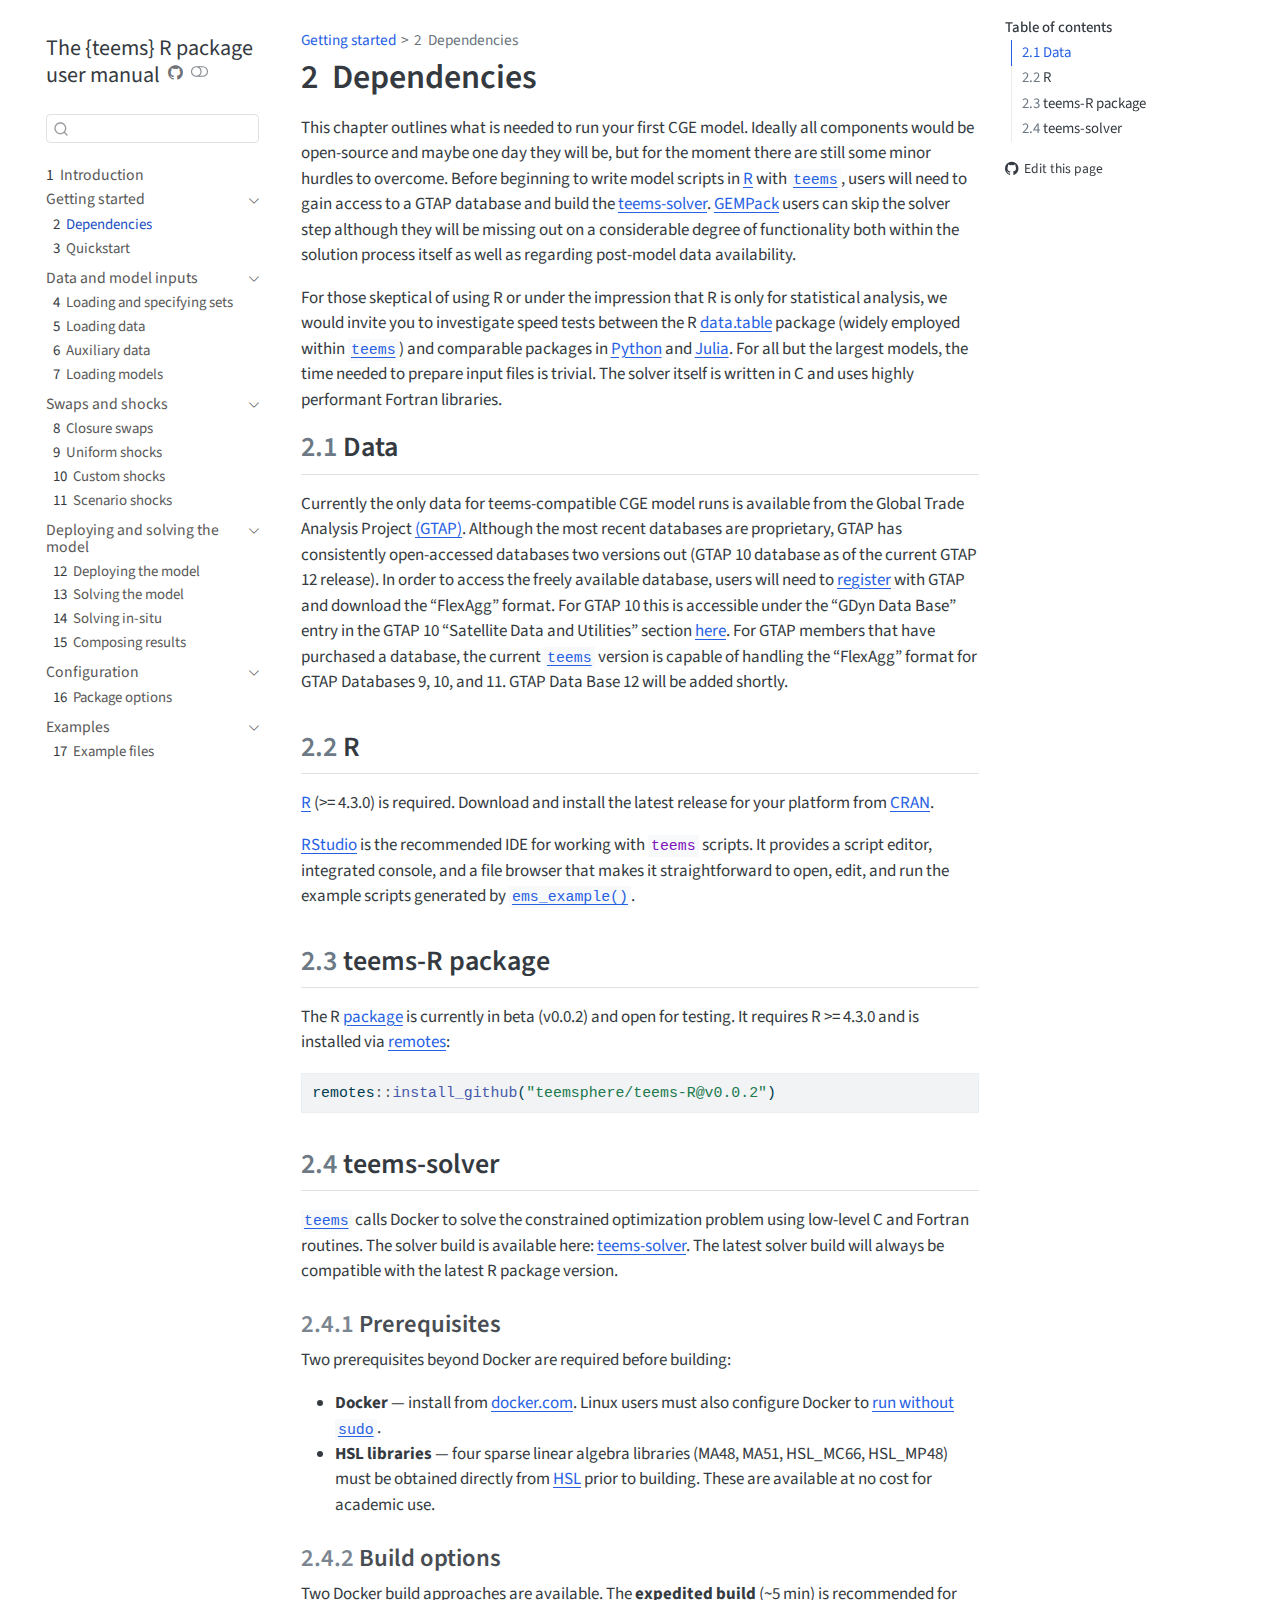
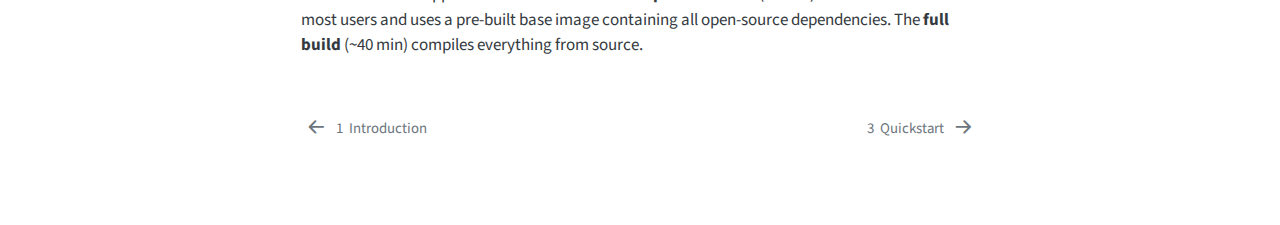
<file: dependencies.html>
<!DOCTYPE html>
<html xmlns="http://www.w3.org/1999/xhtml" lang="en" xml:lang="en"><head>

<meta charset="utf-8">
<meta name="generator" content="quarto-1.7.31">

<meta name="viewport" content="width=device-width, initial-scale=1.0, user-scalable=yes">


<title>2&nbsp; Dependencies – The {teems} R package user manual</title>
<style>
code{white-space: pre-wrap;}
span.smallcaps{font-variant: small-caps;}
div.columns{display: flex; gap: min(4vw, 1.5em);}
div.column{flex: auto; overflow-x: auto;}
div.hanging-indent{margin-left: 1.5em; text-indent: -1.5em;}
ul.task-list{list-style: none;}
ul.task-list li input[type="checkbox"] {
  width: 0.8em;
  margin: 0 0.8em 0.2em -1em; /* quarto-specific, see https://github.com/quarto-dev/quarto-cli/issues/4556 */ 
  vertical-align: middle;
}
/* CSS for syntax highlighting */
html { -webkit-text-size-adjust: 100%; }
pre > code.sourceCode { white-space: pre; position: relative; }
pre > code.sourceCode > span { display: inline-block; line-height: 1.25; }
pre > code.sourceCode > span:empty { height: 1.2em; }
.sourceCode { overflow: visible; }
code.sourceCode > span { color: inherit; text-decoration: inherit; }
div.sourceCode { margin: 1em 0; }
pre.sourceCode { margin: 0; }
@media screen {
div.sourceCode { overflow: auto; }
}
@media print {
pre > code.sourceCode { white-space: pre-wrap; }
pre > code.sourceCode > span { text-indent: -5em; padding-left: 5em; }
}
pre.numberSource code
  { counter-reset: source-line 0; }
pre.numberSource code > span
  { position: relative; left: -4em; counter-increment: source-line; }
pre.numberSource code > span > a:first-child::before
  { content: counter(source-line);
    position: relative; left: -1em; text-align: right; vertical-align: baseline;
    border: none; display: inline-block;
    -webkit-touch-callout: none; -webkit-user-select: none;
    -khtml-user-select: none; -moz-user-select: none;
    -ms-user-select: none; user-select: none;
    padding: 0 4px; width: 4em;
  }
pre.numberSource { margin-left: 3em;  padding-left: 4px; }
div.sourceCode
  {   }
@media screen {
pre > code.sourceCode > span > a:first-child::before { text-decoration: underline; }
}
</style>


<script src="site_libs/quarto-nav/quarto-nav.js"></script>
<script src="site_libs/quarto-nav/headroom.min.js"></script>
<script src="site_libs/clipboard/clipboard.min.js"></script>
<script src="site_libs/quarto-search/autocomplete.umd.js"></script>
<script src="site_libs/quarto-search/fuse.min.js"></script>
<script src="site_libs/quarto-search/quarto-search.js"></script>
<meta name="quarto:offset" content="./">
<link href="./quickstart.html" rel="next">
<link href="./index.html" rel="prev">
<link href="./man/figures/logo.png" rel="icon" type="image/png">
<script src="site_libs/quarto-html/quarto.js" type="module"></script>
<script src="site_libs/quarto-html/tabsets/tabsets.js" type="module"></script>
<script src="site_libs/quarto-html/popper.min.js"></script>
<script src="site_libs/quarto-html/tippy.umd.min.js"></script>
<script src="site_libs/quarto-html/anchor.min.js"></script>
<link href="site_libs/quarto-html/tippy.css" rel="stylesheet">
<link href="site_libs/quarto-html/quarto-syntax-highlighting-e1a5c8363afafaef2c763b6775fbf3ca.css" rel="stylesheet" class="quarto-color-scheme" id="quarto-text-highlighting-styles">
<link href="site_libs/quarto-html/quarto-syntax-highlighting-dark-8ef56b68f8fa1e9d2ba328e99e439f80.css" rel="stylesheet" class="quarto-color-scheme quarto-color-alternate" id="quarto-text-highlighting-styles">
<link href="site_libs/quarto-html/quarto-syntax-highlighting-e1a5c8363afafaef2c763b6775fbf3ca.css" rel="stylesheet" class="quarto-color-scheme-extra" id="quarto-text-highlighting-styles">
<script src="site_libs/bootstrap/bootstrap.min.js"></script>
<link href="site_libs/bootstrap/bootstrap-icons.css" rel="stylesheet">
<link href="site_libs/bootstrap/bootstrap-813e30108dcf73170a1c733c14950347.min.css" rel="stylesheet" append-hash="true" class="quarto-color-scheme" id="quarto-bootstrap" data-mode="light">
<link href="site_libs/bootstrap/bootstrap-dark-56946a84a55d7b2346e72611fe48b419.min.css" rel="stylesheet" append-hash="true" class="quarto-color-scheme quarto-color-alternate" id="quarto-bootstrap" data-mode="dark">
<link href="site_libs/bootstrap/bootstrap-813e30108dcf73170a1c733c14950347.min.css" rel="stylesheet" append-hash="true" class="quarto-color-scheme-extra" id="quarto-bootstrap" data-mode="light">
<script id="quarto-search-options" type="application/json">{
  "location": "sidebar",
  "copy-button": false,
  "collapse-after": 3,
  "panel-placement": "start",
  "type": "textbox",
  "limit": 50,
  "keyboard-shortcut": [
    "f",
    "/",
    "s"
  ],
  "show-item-context": false,
  "language": {
    "search-no-results-text": "No results",
    "search-matching-documents-text": "matching documents",
    "search-copy-link-title": "Copy link to search",
    "search-hide-matches-text": "Hide additional matches",
    "search-more-match-text": "more match in this document",
    "search-more-matches-text": "more matches in this document",
    "search-clear-button-title": "Clear",
    "search-text-placeholder": "",
    "search-detached-cancel-button-title": "Cancel",
    "search-submit-button-title": "Submit",
    "search-label": "Search"
  }
}</script>


<link rel="stylesheet" href="styles.scss">
</head>

<body class="nav-sidebar floating quarto-light"><script id="quarto-html-before-body" type="application/javascript">
    const toggleBodyColorMode = (bsSheetEl) => {
      const mode = bsSheetEl.getAttribute("data-mode");
      const bodyEl = window.document.querySelector("body");
      if (mode === "dark") {
        bodyEl.classList.add("quarto-dark");
        bodyEl.classList.remove("quarto-light");
      } else {
        bodyEl.classList.add("quarto-light");
        bodyEl.classList.remove("quarto-dark");
      }
    }
    const toggleBodyColorPrimary = () => {
      const bsSheetEl = window.document.querySelector("link#quarto-bootstrap:not([rel=disabled-stylesheet])");
      if (bsSheetEl) {
        toggleBodyColorMode(bsSheetEl);
      }
    }
    const setColorSchemeToggle = (alternate) => {
      const toggles = window.document.querySelectorAll('.quarto-color-scheme-toggle');
      for (let i=0; i < toggles.length; i++) {
        const toggle = toggles[i];
        if (toggle) {
          if (alternate) {
            toggle.classList.add("alternate");
          } else {
            toggle.classList.remove("alternate");
          }
        }
      }
    };
    const toggleColorMode = (alternate) => {
      // Switch the stylesheets
      const primaryStylesheets = window.document.querySelectorAll('link.quarto-color-scheme:not(.quarto-color-alternate)');
      const alternateStylesheets = window.document.querySelectorAll('link.quarto-color-scheme.quarto-color-alternate');
      manageTransitions('#quarto-margin-sidebar .nav-link', false);
      if (alternate) {
        // note: dark is layered on light, we don't disable primary!
        enableStylesheet(alternateStylesheets);
        for (const sheetNode of alternateStylesheets) {
          if (sheetNode.id === "quarto-bootstrap") {
            toggleBodyColorMode(sheetNode);
          }
        }
      } else {
        disableStylesheet(alternateStylesheets);
        enableStylesheet(primaryStylesheets)
        toggleBodyColorPrimary();
      }
      manageTransitions('#quarto-margin-sidebar .nav-link', true);
      // Switch the toggles
      setColorSchemeToggle(alternate)
      // Hack to workaround the fact that safari doesn't
      // properly recolor the scrollbar when toggling (#1455)
      if (navigator.userAgent.indexOf('Safari') > 0 && navigator.userAgent.indexOf('Chrome') == -1) {
        manageTransitions("body", false);
        window.scrollTo(0, 1);
        setTimeout(() => {
          window.scrollTo(0, 0);
          manageTransitions("body", true);
        }, 40);
      }
    }
    const disableStylesheet = (stylesheets) => {
      for (let i=0; i < stylesheets.length; i++) {
        const stylesheet = stylesheets[i];
        stylesheet.rel = 'disabled-stylesheet';
      }
    }
    const enableStylesheet = (stylesheets) => {
      for (let i=0; i < stylesheets.length; i++) {
        const stylesheet = stylesheets[i];
        if(stylesheet.rel !== 'stylesheet') { // for Chrome, which will still FOUC without this check
          stylesheet.rel = 'stylesheet';
        }
      }
    }
    const manageTransitions = (selector, allowTransitions) => {
      const els = window.document.querySelectorAll(selector);
      for (let i=0; i < els.length; i++) {
        const el = els[i];
        if (allowTransitions) {
          el.classList.remove('notransition');
        } else {
          el.classList.add('notransition');
        }
      }
    }
    const isFileUrl = () => {
      return window.location.protocol === 'file:';
    }
    const hasAlternateSentinel = () => {
      let styleSentinel = getColorSchemeSentinel();
      if (styleSentinel !== null) {
        return styleSentinel === "alternate";
      } else {
        return false;
      }
    }
    const setStyleSentinel = (alternate) => {
      const value = alternate ? "alternate" : "default";
      if (!isFileUrl()) {
        window.localStorage.setItem("quarto-color-scheme", value);
      } else {
        localAlternateSentinel = value;
      }
    }
    const getColorSchemeSentinel = () => {
      if (!isFileUrl()) {
        const storageValue = window.localStorage.getItem("quarto-color-scheme");
        return storageValue != null ? storageValue : localAlternateSentinel;
      } else {
        return localAlternateSentinel;
      }
    }
    const toggleGiscusIfUsed = (isAlternate, darkModeDefault) => {
      const baseTheme = document.querySelector('#giscus-base-theme')?.value ?? 'light';
      const alternateTheme = document.querySelector('#giscus-alt-theme')?.value ?? 'dark';
      let newTheme = '';
      if(authorPrefersDark) {
        newTheme = isAlternate ? baseTheme : alternateTheme;
      } else {
        newTheme = isAlternate ? alternateTheme : baseTheme;
      }
      const changeGiscusTheme = () => {
        // From: https://github.com/giscus/giscus/issues/336
        const sendMessage = (message) => {
          const iframe = document.querySelector('iframe.giscus-frame');
          if (!iframe) return;
          iframe.contentWindow.postMessage({ giscus: message }, 'https://giscus.app');
        }
        sendMessage({
          setConfig: {
            theme: newTheme
          }
        });
      }
      const isGiscussLoaded = window.document.querySelector('iframe.giscus-frame') !== null;
      if (isGiscussLoaded) {
        changeGiscusTheme();
      }
    };
    const authorPrefersDark = false;
    const darkModeDefault = authorPrefersDark;
      document.querySelector('link#quarto-text-highlighting-styles.quarto-color-scheme-extra').rel = 'disabled-stylesheet';
      document.querySelector('link#quarto-bootstrap.quarto-color-scheme-extra').rel = 'disabled-stylesheet';
    let localAlternateSentinel = darkModeDefault ? 'alternate' : 'default';
    // Dark / light mode switch
    window.quartoToggleColorScheme = () => {
      // Read the current dark / light value
      let toAlternate = !hasAlternateSentinel();
      toggleColorMode(toAlternate);
      setStyleSentinel(toAlternate);
      toggleGiscusIfUsed(toAlternate, darkModeDefault);
      window.dispatchEvent(new Event('resize'));
    };
    // Switch to dark mode if need be
    if (hasAlternateSentinel()) {
      toggleColorMode(true);
    } else {
      toggleColorMode(false);
    }
  </script>

<div id="quarto-search-results"></div>
  <header id="quarto-header" class="headroom fixed-top">
  <nav class="quarto-secondary-nav">
    <div class="container-fluid d-flex">
      <button type="button" class="quarto-btn-toggle btn" data-bs-toggle="collapse" role="button" data-bs-target=".quarto-sidebar-collapse-item" aria-controls="quarto-sidebar" aria-expanded="false" aria-label="Toggle sidebar navigation" onclick="if (window.quartoToggleHeadroom) { window.quartoToggleHeadroom(); }">
        <i class="bi bi-layout-text-sidebar-reverse"></i>
      </button>
        <nav class="quarto-page-breadcrumbs" aria-label="breadcrumb"><ol class="breadcrumb"><li class="breadcrumb-item"><a href="./dependencies.html">Getting started</a></li><li class="breadcrumb-item"><a href="./dependencies.html"><span class="chapter-number">2</span>&nbsp; <span class="chapter-title">Dependencies</span></a></li></ol></nav>
        <a class="flex-grow-1" role="navigation" data-bs-toggle="collapse" data-bs-target=".quarto-sidebar-collapse-item" aria-controls="quarto-sidebar" aria-expanded="false" aria-label="Toggle sidebar navigation" onclick="if (window.quartoToggleHeadroom) { window.quartoToggleHeadroom(); }">      
        </a>
      <button type="button" class="btn quarto-search-button" aria-label="Search" onclick="window.quartoOpenSearch();">
        <i class="bi bi-search"></i>
      </button>
    </div>
  </nav>
</header>
<!-- content -->
<div id="quarto-content" class="quarto-container page-columns page-rows-contents page-layout-article">
<!-- sidebar -->
  <nav id="quarto-sidebar" class="sidebar collapse collapse-horizontal quarto-sidebar-collapse-item sidebar-navigation floating overflow-auto">
    <div class="pt-lg-2 mt-2 text-left sidebar-header">
    <div class="sidebar-title mb-0 py-0">
      <a href="./">The {teems} R package user manual</a> 
        <div class="sidebar-tools-main">
    <a href="https://github.com/teemsphere/teemsphere.github.io" title="Source Code" class="quarto-navigation-tool px-1" aria-label="Source Code"><i class="bi bi-github"></i></a>
  <a href="" class="quarto-color-scheme-toggle quarto-navigation-tool  px-1" onclick="window.quartoToggleColorScheme(); return false;" title="Toggle dark mode"><i class="bi"></i></a>
</div>
    </div>
      </div>
        <div class="mt-2 flex-shrink-0 align-items-center">
        <div class="sidebar-search">
        <div id="quarto-search" class="" title="Search"></div>
        </div>
        </div>
    <div class="sidebar-menu-container"> 
    <ul class="list-unstyled mt-1">
        <li class="sidebar-item">
  <div class="sidebar-item-container"> 
  <a href="./index.html" class="sidebar-item-text sidebar-link">
 <span class="menu-text"><span class="chapter-number">1</span>&nbsp; <span class="chapter-title">Introduction</span></span></a>
  </div>
</li>
        <li class="sidebar-item sidebar-item-section">
      <div class="sidebar-item-container"> 
            <a class="sidebar-item-text sidebar-link text-start" data-bs-toggle="collapse" data-bs-target="#quarto-sidebar-section-1" role="navigation" aria-expanded="true">
 <span class="menu-text">Getting started</span></a>
          <a class="sidebar-item-toggle text-start" data-bs-toggle="collapse" data-bs-target="#quarto-sidebar-section-1" role="navigation" aria-expanded="true" aria-label="Toggle section">
            <i class="bi bi-chevron-right ms-2"></i>
          </a> 
      </div>
      <ul id="quarto-sidebar-section-1" class="collapse list-unstyled sidebar-section depth1 show">  
          <li class="sidebar-item">
  <div class="sidebar-item-container"> 
  <a href="./dependencies.html" class="sidebar-item-text sidebar-link active">
 <span class="menu-text"><span class="chapter-number">2</span>&nbsp; <span class="chapter-title">Dependencies</span></span></a>
  </div>
</li>
          <li class="sidebar-item">
  <div class="sidebar-item-container"> 
  <a href="./quickstart.html" class="sidebar-item-text sidebar-link">
 <span class="menu-text"><span class="chapter-number">3</span>&nbsp; <span class="chapter-title">Quickstart</span></span></a>
  </div>
</li>
      </ul>
  </li>
        <li class="sidebar-item sidebar-item-section">
      <div class="sidebar-item-container"> 
            <a class="sidebar-item-text sidebar-link text-start" data-bs-toggle="collapse" data-bs-target="#quarto-sidebar-section-2" role="navigation" aria-expanded="true">
 <span class="menu-text">Data and model inputs</span></a>
          <a class="sidebar-item-toggle text-start" data-bs-toggle="collapse" data-bs-target="#quarto-sidebar-section-2" role="navigation" aria-expanded="true" aria-label="Toggle section">
            <i class="bi bi-chevron-right ms-2"></i>
          </a> 
      </div>
      <ul id="quarto-sidebar-section-2" class="collapse list-unstyled sidebar-section depth1 show">  
          <li class="sidebar-item">
  <div class="sidebar-item-container"> 
  <a href="./set_mappings.html" class="sidebar-item-text sidebar-link">
 <span class="menu-text"><span class="chapter-number">4</span>&nbsp; <span class="chapter-title">Loading and specifying sets</span></span></a>
  </div>
</li>
          <li class="sidebar-item">
  <div class="sidebar-item-container"> 
  <a href="./data_load.html" class="sidebar-item-text sidebar-link">
 <span class="menu-text"><span class="chapter-number">5</span>&nbsp; <span class="chapter-title">Loading data</span></span></a>
  </div>
</li>
          <li class="sidebar-item">
  <div class="sidebar-item-container"> 
  <a href="./aux_load.html" class="sidebar-item-text sidebar-link">
 <span class="menu-text"><span class="chapter-number">6</span>&nbsp; <span class="chapter-title">Auxiliary data</span></span></a>
  </div>
</li>
          <li class="sidebar-item">
  <div class="sidebar-item-container"> 
  <a href="./model_load.html" class="sidebar-item-text sidebar-link">
 <span class="menu-text"><span class="chapter-number">7</span>&nbsp; <span class="chapter-title">Loading models</span></span></a>
  </div>
</li>
      </ul>
  </li>
        <li class="sidebar-item sidebar-item-section">
      <div class="sidebar-item-container"> 
            <a class="sidebar-item-text sidebar-link text-start" data-bs-toggle="collapse" data-bs-target="#quarto-sidebar-section-3" role="navigation" aria-expanded="true">
 <span class="menu-text">Swaps and shocks</span></a>
          <a class="sidebar-item-toggle text-start" data-bs-toggle="collapse" data-bs-target="#quarto-sidebar-section-3" role="navigation" aria-expanded="true" aria-label="Toggle section">
            <i class="bi bi-chevron-right ms-2"></i>
          </a> 
      </div>
      <ul id="quarto-sidebar-section-3" class="collapse list-unstyled sidebar-section depth1 show">  
          <li class="sidebar-item">
  <div class="sidebar-item-container"> 
  <a href="./swaps.html" class="sidebar-item-text sidebar-link">
 <span class="menu-text"><span class="chapter-number">8</span>&nbsp; <span class="chapter-title">Closure swaps</span></span></a>
  </div>
</li>
          <li class="sidebar-item">
  <div class="sidebar-item-container"> 
  <a href="./uniform_shocks.html" class="sidebar-item-text sidebar-link">
 <span class="menu-text"><span class="chapter-number">9</span>&nbsp; <span class="chapter-title">Uniform shocks</span></span></a>
  </div>
</li>
          <li class="sidebar-item">
  <div class="sidebar-item-container"> 
  <a href="./custom_shocks.html" class="sidebar-item-text sidebar-link">
 <span class="menu-text"><span class="chapter-number">10</span>&nbsp; <span class="chapter-title">Custom shocks</span></span></a>
  </div>
</li>
          <li class="sidebar-item">
  <div class="sidebar-item-container"> 
  <a href="./scenario_shocks.html" class="sidebar-item-text sidebar-link">
 <span class="menu-text"><span class="chapter-number">11</span>&nbsp; <span class="chapter-title">Scenario shocks</span></span></a>
  </div>
</li>
      </ul>
  </li>
        <li class="sidebar-item sidebar-item-section">
      <div class="sidebar-item-container"> 
            <a class="sidebar-item-text sidebar-link text-start" data-bs-toggle="collapse" data-bs-target="#quarto-sidebar-section-4" role="navigation" aria-expanded="true">
 <span class="menu-text">Deploying and solving the model</span></a>
          <a class="sidebar-item-toggle text-start" data-bs-toggle="collapse" data-bs-target="#quarto-sidebar-section-4" role="navigation" aria-expanded="true" aria-label="Toggle section">
            <i class="bi bi-chevron-right ms-2"></i>
          </a> 
      </div>
      <ul id="quarto-sidebar-section-4" class="collapse list-unstyled sidebar-section depth1 show">  
          <li class="sidebar-item">
  <div class="sidebar-item-container"> 
  <a href="./deploy.html" class="sidebar-item-text sidebar-link">
 <span class="menu-text"><span class="chapter-number">12</span>&nbsp; <span class="chapter-title">Deploying the model</span></span></a>
  </div>
</li>
          <li class="sidebar-item">
  <div class="sidebar-item-container"> 
  <a href="./solve.html" class="sidebar-item-text sidebar-link">
 <span class="menu-text"><span class="chapter-number">13</span>&nbsp; <span class="chapter-title">Solving the model</span></span></a>
  </div>
</li>
          <li class="sidebar-item">
  <div class="sidebar-item-container"> 
  <a href="./solve_in_situ.html" class="sidebar-item-text sidebar-link">
 <span class="menu-text"><span class="chapter-number">14</span>&nbsp; <span class="chapter-title">Solving in-situ</span></span></a>
  </div>
</li>
          <li class="sidebar-item">
  <div class="sidebar-item-container"> 
  <a href="./compose.html" class="sidebar-item-text sidebar-link">
 <span class="menu-text"><span class="chapter-number">15</span>&nbsp; <span class="chapter-title">Composing results</span></span></a>
  </div>
</li>
      </ul>
  </li>
        <li class="sidebar-item sidebar-item-section">
      <div class="sidebar-item-container"> 
            <a class="sidebar-item-text sidebar-link text-start" data-bs-toggle="collapse" data-bs-target="#quarto-sidebar-section-5" role="navigation" aria-expanded="true">
 <span class="menu-text">Configuration</span></a>
          <a class="sidebar-item-toggle text-start" data-bs-toggle="collapse" data-bs-target="#quarto-sidebar-section-5" role="navigation" aria-expanded="true" aria-label="Toggle section">
            <i class="bi bi-chevron-right ms-2"></i>
          </a> 
      </div>
      <ul id="quarto-sidebar-section-5" class="collapse list-unstyled sidebar-section depth1 show">  
          <li class="sidebar-item">
  <div class="sidebar-item-container"> 
  <a href="./options.html" class="sidebar-item-text sidebar-link">
 <span class="menu-text"><span class="chapter-number">16</span>&nbsp; <span class="chapter-title">Package options</span></span></a>
  </div>
</li>
      </ul>
  </li>
        <li class="sidebar-item sidebar-item-section">
      <div class="sidebar-item-container"> 
            <a class="sidebar-item-text sidebar-link text-start" data-bs-toggle="collapse" data-bs-target="#quarto-sidebar-section-6" role="navigation" aria-expanded="true">
 <span class="menu-text">Examples</span></a>
          <a class="sidebar-item-toggle text-start" data-bs-toggle="collapse" data-bs-target="#quarto-sidebar-section-6" role="navigation" aria-expanded="true" aria-label="Toggle section">
            <i class="bi bi-chevron-right ms-2"></i>
          </a> 
      </div>
      <ul id="quarto-sidebar-section-6" class="collapse list-unstyled sidebar-section depth1 show">  
          <li class="sidebar-item">
  <div class="sidebar-item-container"> 
  <a href="./example.html" class="sidebar-item-text sidebar-link">
 <span class="menu-text"><span class="chapter-number">17</span>&nbsp; <span class="chapter-title">Example files</span></span></a>
  </div>
</li>
      </ul>
  </li>
    </ul>
    </div>
</nav>
<div id="quarto-sidebar-glass" class="quarto-sidebar-collapse-item" data-bs-toggle="collapse" data-bs-target=".quarto-sidebar-collapse-item"></div>
<!-- margin-sidebar -->
    <div id="quarto-margin-sidebar" class="sidebar margin-sidebar">
        <nav id="TOC" role="doc-toc" class="toc-active">
    <h2 id="toc-title">Table of contents</h2>
   
  <ul>
  <li><a href="#data" id="toc-data" class="nav-link active" data-scroll-target="#data"><span class="header-section-number">2.1</span> Data</a></li>
  <li><a href="#r" id="toc-r" class="nav-link" data-scroll-target="#r"><span class="header-section-number">2.2</span> R</a></li>
  <li><a href="#teems-r-package" id="toc-teems-r-package" class="nav-link" data-scroll-target="#teems-r-package"><span class="header-section-number">2.3</span> teems-R package</a></li>
  <li><a href="#teems-solver" id="toc-teems-solver" class="nav-link" data-scroll-target="#teems-solver"><span class="header-section-number">2.4</span> teems-solver</a>
  <ul class="collapse">
  <li><a href="#prerequisites" id="toc-prerequisites" class="nav-link" data-scroll-target="#prerequisites"><span class="header-section-number">2.4.1</span> Prerequisites</a></li>
  <li><a href="#build-options" id="toc-build-options" class="nav-link" data-scroll-target="#build-options"><span class="header-section-number">2.4.2</span> Build options</a></li>
  </ul></li>
  </ul>
<div class="toc-actions"><ul><li><a href="https://github.com/teemsphere/teemsphere.github.io/edit/main/dependencies.qmd" class="toc-action"><i class="bi bi-github"></i>Edit this page</a></li></ul></div></nav>
    </div>
<!-- main -->
<main class="content" id="quarto-document-content">


<header id="title-block-header" class="quarto-title-block default"><nav class="quarto-page-breadcrumbs quarto-title-breadcrumbs d-none d-lg-block" aria-label="breadcrumb"><ol class="breadcrumb"><li class="breadcrumb-item"><a href="./dependencies.html">Getting started</a></li><li class="breadcrumb-item"><a href="./dependencies.html"><span class="chapter-number">2</span>&nbsp; <span class="chapter-title">Dependencies</span></a></li></ol></nav>
<div class="quarto-title">
<h1 class="title"><span id="dependencies" class="quarto-section-identifier"><span class="chapter-number">2</span>&nbsp; <span class="chapter-title">Dependencies</span></span></h1>
</div>



<div class="quarto-title-meta">

    
  
    
  </div>
  


</header>


<p>This chapter outlines what is needed to run your first CGE model. Ideally all components would be open-source and maybe one day they will be, but for the moment there are still some minor hurdles to overcome. Before beginning to write model scripts in <a href="https://www.r-project.org/">R</a> with <a href="https://github.com/teemsphere/teems-R"><code>teems</code></a>, users will need to gain access to a GTAP database and build the <a href="https://github.com/teemsphere/teems-solver">teems-solver</a>. <a href="https://www.copsmodels.com/gempack.htm">GEMPack</a> users can skip the solver step although they will be missing out on a considerable degree of functionality both within the solution process itself as well as regarding post-model data availability.</p>
<p>For those skeptical of using R or under the impression that R is only for statistical analysis, we would invite you to investigate speed tests between the R <a href="https://r-datatable.com/">data.table</a> package (widely employed within <a href="https://github.com/teemsphere/teems-R"><code>teems</code></a>) and comparable packages in <a href="https://www.python.org/">Python</a> and <a href="https://julialang.org/">Julia</a>. For all but the largest models, the time needed to prepare input files is trivial. The solver itself is written in C and uses highly performant Fortran libraries.</p>
<section id="data" class="level2" data-number="2.1">
<h2 data-number="2.1" class="anchored" data-anchor-id="data"><span class="header-section-number">2.1</span> Data</h2>
<p>Currently the only data for teems-compatible CGE model runs is available from the Global Trade Analysis Project <a href="https://www.gtap.agecon.purdue.edu/">(GTAP)</a>. Although the most recent databases are proprietary, GTAP has consistently open-accessed databases two versions out (GTAP 10 database as of the current GTAP 12 release). In order to access the freely available database, users will need to <a href="https://www.gtap.agecon.purdue.edu/access_member/profile/profile_addnew.aspx">register</a> with GTAP and download the “FlexAgg” format. For GTAP 10 this is accessible under the “GDyn Data Base” entry in the GTAP 10 “Satellite Data and Utilities” section <a href="https://www.gtap.agecon.purdue.edu/securedFile/Filedownload.aspx?fileid=1317">here</a>. For GTAP members that have purchased a database, the current <a href="https://github.com/teemsphere/teems-R"><code>teems</code></a> version is capable of handling the “FlexAgg” format for GTAP Databases 9, 10, and 11. GTAP Data Base 12 will be added shortly.</p>
</section>
<section id="r" class="level2" data-number="2.2">
<h2 data-number="2.2" class="anchored" data-anchor-id="r"><span class="header-section-number">2.2</span> R</h2>
<p><a href="https://www.r-project.org/">R</a> (&gt;= 4.3.0) is required. Download and install the latest release for your platform from <a href="https://cran.r-project.org/mirrors.html">CRAN</a>.</p>
<p><a href="https://posit.co/download/rstudio-desktop/">RStudio</a> is the recommended IDE for working with <code>teems</code> scripts. It provides a script editor, integrated console, and a file browser that makes it straightforward to open, edit, and run the example scripts generated by <a href="./example.html"><code>ems_example()</code></a>.</p>
</section>
<section id="teems-r-package" class="level2" data-number="2.3">
<h2 data-number="2.3" class="anchored" data-anchor-id="teems-r-package"><span class="header-section-number">2.3</span> teems-R package</h2>
<p>The R <a href="https://github.com/teemsphere/teems-R">package</a> is currently in beta (v0.0.2) and open for testing. It requires R &gt;= 4.3.0 and is installed via <a href="https://github.com/r-lib/remotes">remotes</a>:</p>
<div class="sourceCode" id="cb1"><pre class="sourceCode r code-with-copy"><code class="sourceCode r"><span id="cb1-1"><a href="#cb1-1" aria-hidden="true" tabindex="-1"></a>remotes<span class="sc">::</span><span class="fu">install_github</span>(<span class="st">"teemsphere/teems-R@v0.0.2"</span>)</span></code><button title="Copy to Clipboard" class="code-copy-button"><i class="bi"></i></button></pre></div>
</section>
<section id="teems-solver" class="level2" data-number="2.4">
<h2 data-number="2.4" class="anchored" data-anchor-id="teems-solver"><span class="header-section-number">2.4</span> teems-solver</h2>
<p><a href="https://github.com/teemsphere/teems-R"><code>teems</code></a> calls Docker to solve the constrained optimization problem using low-level C and Fortran routines. The solver build is available here: <a href="https://github.com/teemsphere/teems-solver">teems-solver</a>. The latest solver build will always be compatible with the latest R package version.</p>
<section id="prerequisites" class="level3" data-number="2.4.1">
<h3 data-number="2.4.1" class="anchored" data-anchor-id="prerequisites"><span class="header-section-number">2.4.1</span> Prerequisites</h3>
<p>Two prerequisites beyond Docker are required before building:</p>
<ul>
<li><strong>Docker</strong> — install from <a href="https://www.docker.com/get-started/">docker.com</a>. Linux users must also configure Docker to <a href="https://docs.docker.com/engine/install/linux-postinstall/">run without <code>sudo</code></a>.</li>
<li><strong>HSL libraries</strong> — four sparse linear algebra libraries (MA48, MA51, HSL_MC66, HSL_MP48) must be obtained directly from <a href="https://www.hsl.rl.ac.uk/">HSL</a> prior to building. These are available at no cost for academic use.</li>
</ul>
</section>
<section id="build-options" class="level3" data-number="2.4.2">
<h3 data-number="2.4.2" class="anchored" data-anchor-id="build-options"><span class="header-section-number">2.4.2</span> Build options</h3>
<p>Two Docker build approaches are available. The <strong>expedited build</strong> (~5 min) is recommended for most users and uses a pre-built base image containing all open-source dependencies. The <strong>full build</strong> (~40 min) compiles everything from source.</p>


</section>
</section>

</main> <!-- /main -->
<script id="quarto-html-after-body" type="application/javascript">
  window.document.addEventListener("DOMContentLoaded", function (event) {
    // Ensure there is a toggle, if there isn't float one in the top right
    if (window.document.querySelector('.quarto-color-scheme-toggle') === null) {
      const a = window.document.createElement('a');
      a.classList.add('top-right');
      a.classList.add('quarto-color-scheme-toggle');
      a.href = "";
      a.onclick = function() { try { window.quartoToggleColorScheme(); } catch {} return false; };
      const i = window.document.createElement("i");
      i.classList.add('bi');
      a.appendChild(i);
      window.document.body.appendChild(a);
    }
    setColorSchemeToggle(hasAlternateSentinel())
    const icon = "";
    const anchorJS = new window.AnchorJS();
    anchorJS.options = {
      placement: 'right',
      icon: icon
    };
    anchorJS.add('.anchored');
    const isCodeAnnotation = (el) => {
      for (const clz of el.classList) {
        if (clz.startsWith('code-annotation-')) {                     
          return true;
        }
      }
      return false;
    }
    const onCopySuccess = function(e) {
      // button target
      const button = e.trigger;
      // don't keep focus
      button.blur();
      // flash "checked"
      button.classList.add('code-copy-button-checked');
      var currentTitle = button.getAttribute("title");
      button.setAttribute("title", "Copied!");
      let tooltip;
      if (window.bootstrap) {
        button.setAttribute("data-bs-toggle", "tooltip");
        button.setAttribute("data-bs-placement", "left");
        button.setAttribute("data-bs-title", "Copied!");
        tooltip = new bootstrap.Tooltip(button, 
          { trigger: "manual", 
            customClass: "code-copy-button-tooltip",
            offset: [0, -8]});
        tooltip.show();    
      }
      setTimeout(function() {
        if (tooltip) {
          tooltip.hide();
          button.removeAttribute("data-bs-title");
          button.removeAttribute("data-bs-toggle");
          button.removeAttribute("data-bs-placement");
        }
        button.setAttribute("title", currentTitle);
        button.classList.remove('code-copy-button-checked');
      }, 1000);
      // clear code selection
      e.clearSelection();
    }
    const getTextToCopy = function(trigger) {
        const codeEl = trigger.previousElementSibling.cloneNode(true);
        for (const childEl of codeEl.children) {
          if (isCodeAnnotation(childEl)) {
            childEl.remove();
          }
        }
        return codeEl.innerText;
    }
    const clipboard = new window.ClipboardJS('.code-copy-button:not([data-in-quarto-modal])', {
      text: getTextToCopy
    });
    clipboard.on('success', onCopySuccess);
    if (window.document.getElementById('quarto-embedded-source-code-modal')) {
      const clipboardModal = new window.ClipboardJS('.code-copy-button[data-in-quarto-modal]', {
        text: getTextToCopy,
        container: window.document.getElementById('quarto-embedded-source-code-modal')
      });
      clipboardModal.on('success', onCopySuccess);
    }
      var localhostRegex = new RegExp(/^(?:http|https):\/\/localhost\:?[0-9]*\//);
      var mailtoRegex = new RegExp(/^mailto:/);
        var filterRegex = new RegExp("https:\/\/teemsphere\.github\.io\/");
      var isInternal = (href) => {
          return filterRegex.test(href) || localhostRegex.test(href) || mailtoRegex.test(href);
      }
      // Inspect non-navigation links and adorn them if external
     var links = window.document.querySelectorAll('a[href]:not(.nav-link):not(.navbar-brand):not(.toc-action):not(.sidebar-link):not(.sidebar-item-toggle):not(.pagination-link):not(.no-external):not([aria-hidden]):not(.dropdown-item):not(.quarto-navigation-tool):not(.about-link)');
      for (var i=0; i<links.length; i++) {
        const link = links[i];
        if (!isInternal(link.href)) {
          // undo the damage that might have been done by quarto-nav.js in the case of
          // links that we want to consider external
          if (link.dataset.originalHref !== undefined) {
            link.href = link.dataset.originalHref;
          }
        }
      }
    function tippyHover(el, contentFn, onTriggerFn, onUntriggerFn) {
      const config = {
        allowHTML: true,
        maxWidth: 500,
        delay: 100,
        arrow: false,
        appendTo: function(el) {
            return el.parentElement;
        },
        interactive: true,
        interactiveBorder: 10,
        theme: 'quarto',
        placement: 'bottom-start',
      };
      if (contentFn) {
        config.content = contentFn;
      }
      if (onTriggerFn) {
        config.onTrigger = onTriggerFn;
      }
      if (onUntriggerFn) {
        config.onUntrigger = onUntriggerFn;
      }
      window.tippy(el, config); 
    }
    const noterefs = window.document.querySelectorAll('a[role="doc-noteref"]');
    for (var i=0; i<noterefs.length; i++) {
      const ref = noterefs[i];
      tippyHover(ref, function() {
        // use id or data attribute instead here
        let href = ref.getAttribute('data-footnote-href') || ref.getAttribute('href');
        try { href = new URL(href).hash; } catch {}
        const id = href.replace(/^#\/?/, "");
        const note = window.document.getElementById(id);
        if (note) {
          return note.innerHTML;
        } else {
          return "";
        }
      });
    }
    const xrefs = window.document.querySelectorAll('a.quarto-xref');
    const processXRef = (id, note) => {
      // Strip column container classes
      const stripColumnClz = (el) => {
        el.classList.remove("page-full", "page-columns");
        if (el.children) {
          for (const child of el.children) {
            stripColumnClz(child);
          }
        }
      }
      stripColumnClz(note)
      if (id === null || id.startsWith('sec-')) {
        // Special case sections, only their first couple elements
        const container = document.createElement("div");
        if (note.children && note.children.length > 2) {
          container.appendChild(note.children[0].cloneNode(true));
          for (let i = 1; i < note.children.length; i++) {
            const child = note.children[i];
            if (child.tagName === "P" && child.innerText === "") {
              continue;
            } else {
              container.appendChild(child.cloneNode(true));
              break;
            }
          }
          if (window.Quarto?.typesetMath) {
            window.Quarto.typesetMath(container);
          }
          return container.innerHTML
        } else {
          if (window.Quarto?.typesetMath) {
            window.Quarto.typesetMath(note);
          }
          return note.innerHTML;
        }
      } else {
        // Remove any anchor links if they are present
        const anchorLink = note.querySelector('a.anchorjs-link');
        if (anchorLink) {
          anchorLink.remove();
        }
        if (window.Quarto?.typesetMath) {
          window.Quarto.typesetMath(note);
        }
        if (note.classList.contains("callout")) {
          return note.outerHTML;
        } else {
          return note.innerHTML;
        }
      }
    }
    for (var i=0; i<xrefs.length; i++) {
      const xref = xrefs[i];
      tippyHover(xref, undefined, function(instance) {
        instance.disable();
        let url = xref.getAttribute('href');
        let hash = undefined; 
        if (url.startsWith('#')) {
          hash = url;
        } else {
          try { hash = new URL(url).hash; } catch {}
        }
        if (hash) {
          const id = hash.replace(/^#\/?/, "");
          const note = window.document.getElementById(id);
          if (note !== null) {
            try {
              const html = processXRef(id, note.cloneNode(true));
              instance.setContent(html);
            } finally {
              instance.enable();
              instance.show();
            }
          } else {
            // See if we can fetch this
            fetch(url.split('#')[0])
            .then(res => res.text())
            .then(html => {
              const parser = new DOMParser();
              const htmlDoc = parser.parseFromString(html, "text/html");
              const note = htmlDoc.getElementById(id);
              if (note !== null) {
                const html = processXRef(id, note);
                instance.setContent(html);
              } 
            }).finally(() => {
              instance.enable();
              instance.show();
            });
          }
        } else {
          // See if we can fetch a full url (with no hash to target)
          // This is a special case and we should probably do some content thinning / targeting
          fetch(url)
          .then(res => res.text())
          .then(html => {
            const parser = new DOMParser();
            const htmlDoc = parser.parseFromString(html, "text/html");
            const note = htmlDoc.querySelector('main.content');
            if (note !== null) {
              // This should only happen for chapter cross references
              // (since there is no id in the URL)
              // remove the first header
              if (note.children.length > 0 && note.children[0].tagName === "HEADER") {
                note.children[0].remove();
              }
              const html = processXRef(null, note);
              instance.setContent(html);
            } 
          }).finally(() => {
            instance.enable();
            instance.show();
          });
        }
      }, function(instance) {
      });
    }
        let selectedAnnoteEl;
        const selectorForAnnotation = ( cell, annotation) => {
          let cellAttr = 'data-code-cell="' + cell + '"';
          let lineAttr = 'data-code-annotation="' +  annotation + '"';
          const selector = 'span[' + cellAttr + '][' + lineAttr + ']';
          return selector;
        }
        const selectCodeLines = (annoteEl) => {
          const doc = window.document;
          const targetCell = annoteEl.getAttribute("data-target-cell");
          const targetAnnotation = annoteEl.getAttribute("data-target-annotation");
          const annoteSpan = window.document.querySelector(selectorForAnnotation(targetCell, targetAnnotation));
          const lines = annoteSpan.getAttribute("data-code-lines").split(",");
          const lineIds = lines.map((line) => {
            return targetCell + "-" + line;
          })
          let top = null;
          let height = null;
          let parent = null;
          if (lineIds.length > 0) {
              //compute the position of the single el (top and bottom and make a div)
              const el = window.document.getElementById(lineIds[0]);
              top = el.offsetTop;
              height = el.offsetHeight;
              parent = el.parentElement.parentElement;
            if (lineIds.length > 1) {
              const lastEl = window.document.getElementById(lineIds[lineIds.length - 1]);
              const bottom = lastEl.offsetTop + lastEl.offsetHeight;
              height = bottom - top;
            }
            if (top !== null && height !== null && parent !== null) {
              // cook up a div (if necessary) and position it 
              let div = window.document.getElementById("code-annotation-line-highlight");
              if (div === null) {
                div = window.document.createElement("div");
                div.setAttribute("id", "code-annotation-line-highlight");
                div.style.position = 'absolute';
                parent.appendChild(div);
              }
              div.style.top = top - 2 + "px";
              div.style.height = height + 4 + "px";
              div.style.left = 0;
              let gutterDiv = window.document.getElementById("code-annotation-line-highlight-gutter");
              if (gutterDiv === null) {
                gutterDiv = window.document.createElement("div");
                gutterDiv.setAttribute("id", "code-annotation-line-highlight-gutter");
                gutterDiv.style.position = 'absolute';
                const codeCell = window.document.getElementById(targetCell);
                const gutter = codeCell.querySelector('.code-annotation-gutter');
                gutter.appendChild(gutterDiv);
              }
              gutterDiv.style.top = top - 2 + "px";
              gutterDiv.style.height = height + 4 + "px";
            }
            selectedAnnoteEl = annoteEl;
          }
        };
        const unselectCodeLines = () => {
          const elementsIds = ["code-annotation-line-highlight", "code-annotation-line-highlight-gutter"];
          elementsIds.forEach((elId) => {
            const div = window.document.getElementById(elId);
            if (div) {
              div.remove();
            }
          });
          selectedAnnoteEl = undefined;
        };
          // Handle positioning of the toggle
      window.addEventListener(
        "resize",
        throttle(() => {
          elRect = undefined;
          if (selectedAnnoteEl) {
            selectCodeLines(selectedAnnoteEl);
          }
        }, 10)
      );
      function throttle(fn, ms) {
      let throttle = false;
      let timer;
        return (...args) => {
          if(!throttle) { // first call gets through
              fn.apply(this, args);
              throttle = true;
          } else { // all the others get throttled
              if(timer) clearTimeout(timer); // cancel #2
              timer = setTimeout(() => {
                fn.apply(this, args);
                timer = throttle = false;
              }, ms);
          }
        };
      }
        // Attach click handler to the DT
        const annoteDls = window.document.querySelectorAll('dt[data-target-cell]');
        for (const annoteDlNode of annoteDls) {
          annoteDlNode.addEventListener('click', (event) => {
            const clickedEl = event.target;
            if (clickedEl !== selectedAnnoteEl) {
              unselectCodeLines();
              const activeEl = window.document.querySelector('dt[data-target-cell].code-annotation-active');
              if (activeEl) {
                activeEl.classList.remove('code-annotation-active');
              }
              selectCodeLines(clickedEl);
              clickedEl.classList.add('code-annotation-active');
            } else {
              // Unselect the line
              unselectCodeLines();
              clickedEl.classList.remove('code-annotation-active');
            }
          });
        }
    const findCites = (el) => {
      const parentEl = el.parentElement;
      if (parentEl) {
        const cites = parentEl.dataset.cites;
        if (cites) {
          return {
            el,
            cites: cites.split(' ')
          };
        } else {
          return findCites(el.parentElement)
        }
      } else {
        return undefined;
      }
    };
    var bibliorefs = window.document.querySelectorAll('a[role="doc-biblioref"]');
    for (var i=0; i<bibliorefs.length; i++) {
      const ref = bibliorefs[i];
      const citeInfo = findCites(ref);
      if (citeInfo) {
        tippyHover(citeInfo.el, function() {
          var popup = window.document.createElement('div');
          citeInfo.cites.forEach(function(cite) {
            var citeDiv = window.document.createElement('div');
            citeDiv.classList.add('hanging-indent');
            citeDiv.classList.add('csl-entry');
            var biblioDiv = window.document.getElementById('ref-' + cite);
            if (biblioDiv) {
              citeDiv.innerHTML = biblioDiv.innerHTML;
            }
            popup.appendChild(citeDiv);
          });
          return popup.innerHTML;
        });
      }
    }
  });
  </script>
<nav class="page-navigation">
  <div class="nav-page nav-page-previous">
      <a href="./index.html" class="pagination-link" aria-label="Introduction">
        <i class="bi bi-arrow-left-short"></i> <span class="nav-page-text"><span class="chapter-number">1</span>&nbsp; <span class="chapter-title">Introduction</span></span>
      </a>          
  </div>
  <div class="nav-page nav-page-next">
      <a href="./quickstart.html" class="pagination-link" aria-label="Quickstart">
        <span class="nav-page-text"><span class="chapter-number">3</span>&nbsp; <span class="chapter-title">Quickstart</span></span> <i class="bi bi-arrow-right-short"></i>
      </a>
  </div>
</nav>
</div> <!-- /content -->




<footer class="footer"><div class="nav-footer"><div class="nav-footer-center"><div class="toc-actions d-sm-block d-md-none"><ul><li><a href="https://github.com/teemsphere/teemsphere.github.io/edit/main/dependencies.qmd" class="toc-action"><i class="bi bi-github"></i>Edit this page</a></li></ul></div></div></div></footer></body></html>
</file>
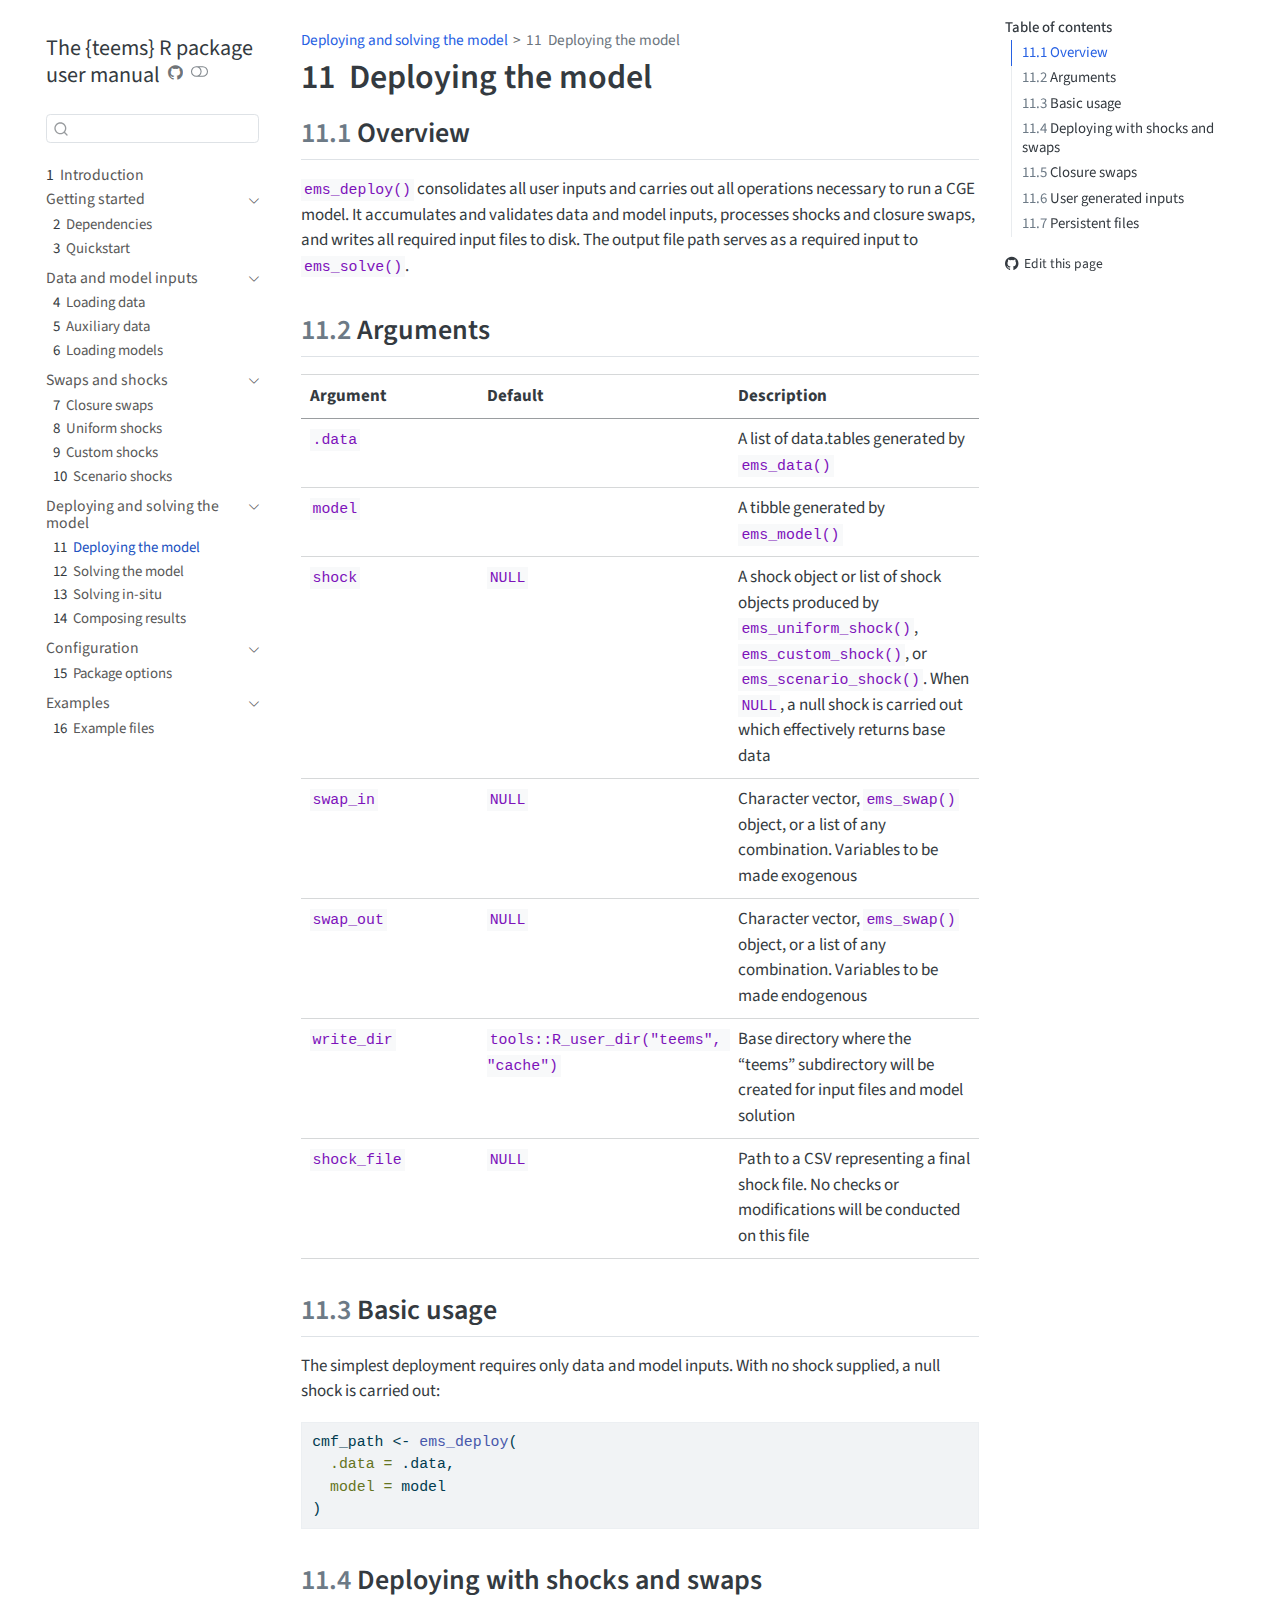
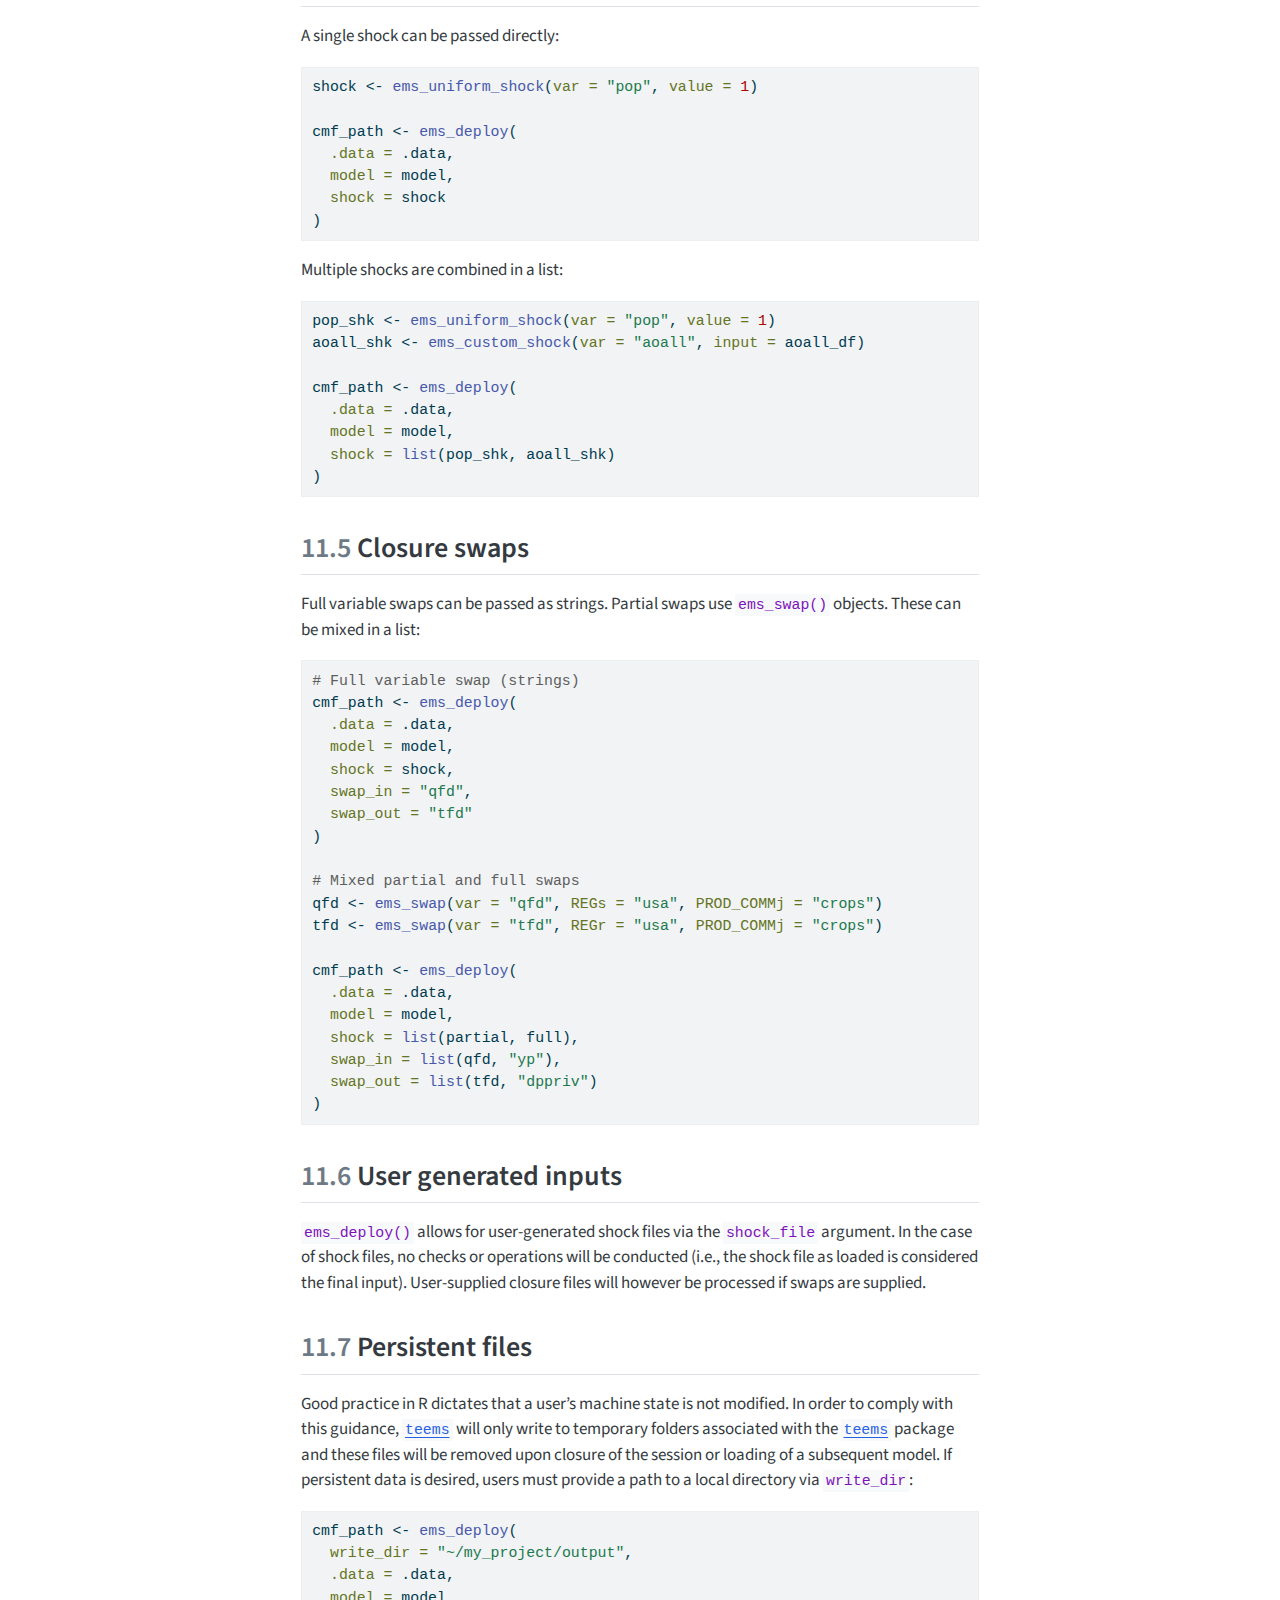
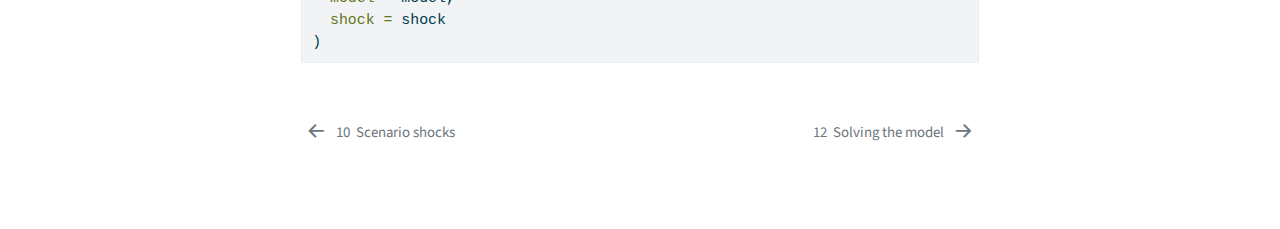
<file: deploy.html>
<!DOCTYPE html>
<html xmlns="http://www.w3.org/1999/xhtml" lang="en" xml:lang="en"><head>

<meta charset="utf-8">
<meta name="generator" content="quarto-1.7.31">

<meta name="viewport" content="width=device-width, initial-scale=1.0, user-scalable=yes">


<title>11&nbsp; Deploying the model – The {teems} R package user manual</title>
<style>
code{white-space: pre-wrap;}
span.smallcaps{font-variant: small-caps;}
div.columns{display: flex; gap: min(4vw, 1.5em);}
div.column{flex: auto; overflow-x: auto;}
div.hanging-indent{margin-left: 1.5em; text-indent: -1.5em;}
ul.task-list{list-style: none;}
ul.task-list li input[type="checkbox"] {
  width: 0.8em;
  margin: 0 0.8em 0.2em -1em; /* quarto-specific, see https://github.com/quarto-dev/quarto-cli/issues/4556 */ 
  vertical-align: middle;
}
/* CSS for syntax highlighting */
html { -webkit-text-size-adjust: 100%; }
pre > code.sourceCode { white-space: pre; position: relative; }
pre > code.sourceCode > span { display: inline-block; line-height: 1.25; }
pre > code.sourceCode > span:empty { height: 1.2em; }
.sourceCode { overflow: visible; }
code.sourceCode > span { color: inherit; text-decoration: inherit; }
div.sourceCode { margin: 1em 0; }
pre.sourceCode { margin: 0; }
@media screen {
div.sourceCode { overflow: auto; }
}
@media print {
pre > code.sourceCode { white-space: pre-wrap; }
pre > code.sourceCode > span { text-indent: -5em; padding-left: 5em; }
}
pre.numberSource code
  { counter-reset: source-line 0; }
pre.numberSource code > span
  { position: relative; left: -4em; counter-increment: source-line; }
pre.numberSource code > span > a:first-child::before
  { content: counter(source-line);
    position: relative; left: -1em; text-align: right; vertical-align: baseline;
    border: none; display: inline-block;
    -webkit-touch-callout: none; -webkit-user-select: none;
    -khtml-user-select: none; -moz-user-select: none;
    -ms-user-select: none; user-select: none;
    padding: 0 4px; width: 4em;
  }
pre.numberSource { margin-left: 3em;  padding-left: 4px; }
div.sourceCode
  {   }
@media screen {
pre > code.sourceCode > span > a:first-child::before { text-decoration: underline; }
}
</style>


<script src="site_libs/quarto-nav/quarto-nav.js"></script>
<script src="site_libs/quarto-nav/headroom.min.js"></script>
<script src="site_libs/clipboard/clipboard.min.js"></script>
<script src="site_libs/quarto-search/autocomplete.umd.js"></script>
<script src="site_libs/quarto-search/fuse.min.js"></script>
<script src="site_libs/quarto-search/quarto-search.js"></script>
<meta name="quarto:offset" content="./">
<link href="./solve.html" rel="next">
<link href="./scenario_shocks.html" rel="prev">
<script src="site_libs/quarto-html/quarto.js" type="module"></script>
<script src="site_libs/quarto-html/tabsets/tabsets.js" type="module"></script>
<script src="site_libs/quarto-html/popper.min.js"></script>
<script src="site_libs/quarto-html/tippy.umd.min.js"></script>
<script src="site_libs/quarto-html/anchor.min.js"></script>
<link href="site_libs/quarto-html/tippy.css" rel="stylesheet">
<link href="site_libs/quarto-html/quarto-syntax-highlighting-e1a5c8363afafaef2c763b6775fbf3ca.css" rel="stylesheet" class="quarto-color-scheme" id="quarto-text-highlighting-styles">
<link href="site_libs/quarto-html/quarto-syntax-highlighting-dark-8ef56b68f8fa1e9d2ba328e99e439f80.css" rel="stylesheet" class="quarto-color-scheme quarto-color-alternate" id="quarto-text-highlighting-styles">
<link href="site_libs/quarto-html/quarto-syntax-highlighting-e1a5c8363afafaef2c763b6775fbf3ca.css" rel="stylesheet" class="quarto-color-scheme-extra" id="quarto-text-highlighting-styles">
<script src="site_libs/bootstrap/bootstrap.min.js"></script>
<link href="site_libs/bootstrap/bootstrap-icons.css" rel="stylesheet">
<link href="site_libs/bootstrap/bootstrap-813e30108dcf73170a1c733c14950347.min.css" rel="stylesheet" append-hash="true" class="quarto-color-scheme" id="quarto-bootstrap" data-mode="light">
<link href="site_libs/bootstrap/bootstrap-dark-56946a84a55d7b2346e72611fe48b419.min.css" rel="stylesheet" append-hash="true" class="quarto-color-scheme quarto-color-alternate" id="quarto-bootstrap" data-mode="dark">
<link href="site_libs/bootstrap/bootstrap-813e30108dcf73170a1c733c14950347.min.css" rel="stylesheet" append-hash="true" class="quarto-color-scheme-extra" id="quarto-bootstrap" data-mode="light">
<script id="quarto-search-options" type="application/json">{
  "location": "sidebar",
  "copy-button": false,
  "collapse-after": 3,
  "panel-placement": "start",
  "type": "textbox",
  "limit": 50,
  "keyboard-shortcut": [
    "f",
    "/",
    "s"
  ],
  "show-item-context": false,
  "language": {
    "search-no-results-text": "No results",
    "search-matching-documents-text": "matching documents",
    "search-copy-link-title": "Copy link to search",
    "search-hide-matches-text": "Hide additional matches",
    "search-more-match-text": "more match in this document",
    "search-more-matches-text": "more matches in this document",
    "search-clear-button-title": "Clear",
    "search-text-placeholder": "",
    "search-detached-cancel-button-title": "Cancel",
    "search-submit-button-title": "Submit",
    "search-label": "Search"
  }
}</script>


<link rel="stylesheet" href="styles.scss">
</head>

<body class="nav-sidebar floating quarto-light"><script id="quarto-html-before-body" type="application/javascript">
    const toggleBodyColorMode = (bsSheetEl) => {
      const mode = bsSheetEl.getAttribute("data-mode");
      const bodyEl = window.document.querySelector("body");
      if (mode === "dark") {
        bodyEl.classList.add("quarto-dark");
        bodyEl.classList.remove("quarto-light");
      } else {
        bodyEl.classList.add("quarto-light");
        bodyEl.classList.remove("quarto-dark");
      }
    }
    const toggleBodyColorPrimary = () => {
      const bsSheetEl = window.document.querySelector("link#quarto-bootstrap:not([rel=disabled-stylesheet])");
      if (bsSheetEl) {
        toggleBodyColorMode(bsSheetEl);
      }
    }
    const setColorSchemeToggle = (alternate) => {
      const toggles = window.document.querySelectorAll('.quarto-color-scheme-toggle');
      for (let i=0; i < toggles.length; i++) {
        const toggle = toggles[i];
        if (toggle) {
          if (alternate) {
            toggle.classList.add("alternate");
          } else {
            toggle.classList.remove("alternate");
          }
        }
      }
    };
    const toggleColorMode = (alternate) => {
      // Switch the stylesheets
      const primaryStylesheets = window.document.querySelectorAll('link.quarto-color-scheme:not(.quarto-color-alternate)');
      const alternateStylesheets = window.document.querySelectorAll('link.quarto-color-scheme.quarto-color-alternate');
      manageTransitions('#quarto-margin-sidebar .nav-link', false);
      if (alternate) {
        // note: dark is layered on light, we don't disable primary!
        enableStylesheet(alternateStylesheets);
        for (const sheetNode of alternateStylesheets) {
          if (sheetNode.id === "quarto-bootstrap") {
            toggleBodyColorMode(sheetNode);
          }
        }
      } else {
        disableStylesheet(alternateStylesheets);
        enableStylesheet(primaryStylesheets)
        toggleBodyColorPrimary();
      }
      manageTransitions('#quarto-margin-sidebar .nav-link', true);
      // Switch the toggles
      setColorSchemeToggle(alternate)
      // Hack to workaround the fact that safari doesn't
      // properly recolor the scrollbar when toggling (#1455)
      if (navigator.userAgent.indexOf('Safari') > 0 && navigator.userAgent.indexOf('Chrome') == -1) {
        manageTransitions("body", false);
        window.scrollTo(0, 1);
        setTimeout(() => {
          window.scrollTo(0, 0);
          manageTransitions("body", true);
        }, 40);
      }
    }
    const disableStylesheet = (stylesheets) => {
      for (let i=0; i < stylesheets.length; i++) {
        const stylesheet = stylesheets[i];
        stylesheet.rel = 'disabled-stylesheet';
      }
    }
    const enableStylesheet = (stylesheets) => {
      for (let i=0; i < stylesheets.length; i++) {
        const stylesheet = stylesheets[i];
        if(stylesheet.rel !== 'stylesheet') { // for Chrome, which will still FOUC without this check
          stylesheet.rel = 'stylesheet';
        }
      }
    }
    const manageTransitions = (selector, allowTransitions) => {
      const els = window.document.querySelectorAll(selector);
      for (let i=0; i < els.length; i++) {
        const el = els[i];
        if (allowTransitions) {
          el.classList.remove('notransition');
        } else {
          el.classList.add('notransition');
        }
      }
    }
    const isFileUrl = () => {
      return window.location.protocol === 'file:';
    }
    const hasAlternateSentinel = () => {
      let styleSentinel = getColorSchemeSentinel();
      if (styleSentinel !== null) {
        return styleSentinel === "alternate";
      } else {
        return false;
      }
    }
    const setStyleSentinel = (alternate) => {
      const value = alternate ? "alternate" : "default";
      if (!isFileUrl()) {
        window.localStorage.setItem("quarto-color-scheme", value);
      } else {
        localAlternateSentinel = value;
      }
    }
    const getColorSchemeSentinel = () => {
      if (!isFileUrl()) {
        const storageValue = window.localStorage.getItem("quarto-color-scheme");
        return storageValue != null ? storageValue : localAlternateSentinel;
      } else {
        return localAlternateSentinel;
      }
    }
    const toggleGiscusIfUsed = (isAlternate, darkModeDefault) => {
      const baseTheme = document.querySelector('#giscus-base-theme')?.value ?? 'light';
      const alternateTheme = document.querySelector('#giscus-alt-theme')?.value ?? 'dark';
      let newTheme = '';
      if(authorPrefersDark) {
        newTheme = isAlternate ? baseTheme : alternateTheme;
      } else {
        newTheme = isAlternate ? alternateTheme : baseTheme;
      }
      const changeGiscusTheme = () => {
        // From: https://github.com/giscus/giscus/issues/336
        const sendMessage = (message) => {
          const iframe = document.querySelector('iframe.giscus-frame');
          if (!iframe) return;
          iframe.contentWindow.postMessage({ giscus: message }, 'https://giscus.app');
        }
        sendMessage({
          setConfig: {
            theme: newTheme
          }
        });
      }
      const isGiscussLoaded = window.document.querySelector('iframe.giscus-frame') !== null;
      if (isGiscussLoaded) {
        changeGiscusTheme();
      }
    };
    const authorPrefersDark = false;
    const darkModeDefault = authorPrefersDark;
      document.querySelector('link#quarto-text-highlighting-styles.quarto-color-scheme-extra').rel = 'disabled-stylesheet';
      document.querySelector('link#quarto-bootstrap.quarto-color-scheme-extra').rel = 'disabled-stylesheet';
    let localAlternateSentinel = darkModeDefault ? 'alternate' : 'default';
    // Dark / light mode switch
    window.quartoToggleColorScheme = () => {
      // Read the current dark / light value
      let toAlternate = !hasAlternateSentinel();
      toggleColorMode(toAlternate);
      setStyleSentinel(toAlternate);
      toggleGiscusIfUsed(toAlternate, darkModeDefault);
      window.dispatchEvent(new Event('resize'));
    };
    // Switch to dark mode if need be
    if (hasAlternateSentinel()) {
      toggleColorMode(true);
    } else {
      toggleColorMode(false);
    }
  </script>

<div id="quarto-search-results"></div>
  <header id="quarto-header" class="headroom fixed-top">
  <nav class="quarto-secondary-nav">
    <div class="container-fluid d-flex">
      <button type="button" class="quarto-btn-toggle btn" data-bs-toggle="collapse" role="button" data-bs-target=".quarto-sidebar-collapse-item" aria-controls="quarto-sidebar" aria-expanded="false" aria-label="Toggle sidebar navigation" onclick="if (window.quartoToggleHeadroom) { window.quartoToggleHeadroom(); }">
        <i class="bi bi-layout-text-sidebar-reverse"></i>
      </button>
        <nav class="quarto-page-breadcrumbs" aria-label="breadcrumb"><ol class="breadcrumb"><li class="breadcrumb-item"><a href="./deploy.html">Deploying and solving the model</a></li><li class="breadcrumb-item"><a href="./deploy.html"><span class="chapter-number">11</span>&nbsp; <span class="chapter-title">Deploying the model</span></a></li></ol></nav>
        <a class="flex-grow-1" role="navigation" data-bs-toggle="collapse" data-bs-target=".quarto-sidebar-collapse-item" aria-controls="quarto-sidebar" aria-expanded="false" aria-label="Toggle sidebar navigation" onclick="if (window.quartoToggleHeadroom) { window.quartoToggleHeadroom(); }">      
        </a>
      <button type="button" class="btn quarto-search-button" aria-label="Search" onclick="window.quartoOpenSearch();">
        <i class="bi bi-search"></i>
      </button>
    </div>
  </nav>
</header>
<!-- content -->
<div id="quarto-content" class="quarto-container page-columns page-rows-contents page-layout-article">
<!-- sidebar -->
  <nav id="quarto-sidebar" class="sidebar collapse collapse-horizontal quarto-sidebar-collapse-item sidebar-navigation floating overflow-auto">
    <div class="pt-lg-2 mt-2 text-left sidebar-header">
    <div class="sidebar-title mb-0 py-0">
      <a href="./">The {teems} R package user manual</a> 
        <div class="sidebar-tools-main">
    <a href="https://github.com/teemsphere/teemsphere.github.io" title="Source Code" class="quarto-navigation-tool px-1" aria-label="Source Code"><i class="bi bi-github"></i></a>
  <a href="" class="quarto-color-scheme-toggle quarto-navigation-tool  px-1" onclick="window.quartoToggleColorScheme(); return false;" title="Toggle dark mode"><i class="bi"></i></a>
</div>
    </div>
      </div>
        <div class="mt-2 flex-shrink-0 align-items-center">
        <div class="sidebar-search">
        <div id="quarto-search" class="" title="Search"></div>
        </div>
        </div>
    <div class="sidebar-menu-container"> 
    <ul class="list-unstyled mt-1">
        <li class="sidebar-item">
  <div class="sidebar-item-container"> 
  <a href="./index.html" class="sidebar-item-text sidebar-link">
 <span class="menu-text"><span class="chapter-number">1</span>&nbsp; <span class="chapter-title">Introduction</span></span></a>
  </div>
</li>
        <li class="sidebar-item sidebar-item-section">
      <div class="sidebar-item-container"> 
            <a class="sidebar-item-text sidebar-link text-start" data-bs-toggle="collapse" data-bs-target="#quarto-sidebar-section-1" role="navigation" aria-expanded="true">
 <span class="menu-text">Getting started</span></a>
          <a class="sidebar-item-toggle text-start" data-bs-toggle="collapse" data-bs-target="#quarto-sidebar-section-1" role="navigation" aria-expanded="true" aria-label="Toggle section">
            <i class="bi bi-chevron-right ms-2"></i>
          </a> 
      </div>
      <ul id="quarto-sidebar-section-1" class="collapse list-unstyled sidebar-section depth1 show">  
          <li class="sidebar-item">
  <div class="sidebar-item-container"> 
  <a href="./dependencies.html" class="sidebar-item-text sidebar-link">
 <span class="menu-text"><span class="chapter-number">2</span>&nbsp; <span class="chapter-title">Dependencies</span></span></a>
  </div>
</li>
          <li class="sidebar-item">
  <div class="sidebar-item-container"> 
  <a href="./quickstart.html" class="sidebar-item-text sidebar-link">
 <span class="menu-text"><span class="chapter-number">3</span>&nbsp; <span class="chapter-title">Quickstart</span></span></a>
  </div>
</li>
      </ul>
  </li>
        <li class="sidebar-item sidebar-item-section">
      <div class="sidebar-item-container"> 
            <a class="sidebar-item-text sidebar-link text-start" data-bs-toggle="collapse" data-bs-target="#quarto-sidebar-section-2" role="navigation" aria-expanded="true">
 <span class="menu-text">Data and model inputs</span></a>
          <a class="sidebar-item-toggle text-start" data-bs-toggle="collapse" data-bs-target="#quarto-sidebar-section-2" role="navigation" aria-expanded="true" aria-label="Toggle section">
            <i class="bi bi-chevron-right ms-2"></i>
          </a> 
      </div>
      <ul id="quarto-sidebar-section-2" class="collapse list-unstyled sidebar-section depth1 show">  
          <li class="sidebar-item">
  <div class="sidebar-item-container"> 
  <a href="./data_load.html" class="sidebar-item-text sidebar-link">
 <span class="menu-text"><span class="chapter-number">4</span>&nbsp; <span class="chapter-title">Loading data</span></span></a>
  </div>
</li>
          <li class="sidebar-item">
  <div class="sidebar-item-container"> 
  <a href="./aux_load.html" class="sidebar-item-text sidebar-link">
 <span class="menu-text"><span class="chapter-number">5</span>&nbsp; <span class="chapter-title">Auxiliary data</span></span></a>
  </div>
</li>
          <li class="sidebar-item">
  <div class="sidebar-item-container"> 
  <a href="./model_load.html" class="sidebar-item-text sidebar-link">
 <span class="menu-text"><span class="chapter-number">6</span>&nbsp; <span class="chapter-title">Loading models</span></span></a>
  </div>
</li>
      </ul>
  </li>
        <li class="sidebar-item sidebar-item-section">
      <div class="sidebar-item-container"> 
            <a class="sidebar-item-text sidebar-link text-start" data-bs-toggle="collapse" data-bs-target="#quarto-sidebar-section-3" role="navigation" aria-expanded="true">
 <span class="menu-text">Swaps and shocks</span></a>
          <a class="sidebar-item-toggle text-start" data-bs-toggle="collapse" data-bs-target="#quarto-sidebar-section-3" role="navigation" aria-expanded="true" aria-label="Toggle section">
            <i class="bi bi-chevron-right ms-2"></i>
          </a> 
      </div>
      <ul id="quarto-sidebar-section-3" class="collapse list-unstyled sidebar-section depth1 show">  
          <li class="sidebar-item">
  <div class="sidebar-item-container"> 
  <a href="./swaps.html" class="sidebar-item-text sidebar-link">
 <span class="menu-text"><span class="chapter-number">7</span>&nbsp; <span class="chapter-title">Closure swaps</span></span></a>
  </div>
</li>
          <li class="sidebar-item">
  <div class="sidebar-item-container"> 
  <a href="./uniform_shocks.html" class="sidebar-item-text sidebar-link">
 <span class="menu-text"><span class="chapter-number">8</span>&nbsp; <span class="chapter-title">Uniform shocks</span></span></a>
  </div>
</li>
          <li class="sidebar-item">
  <div class="sidebar-item-container"> 
  <a href="./custom_shocks.html" class="sidebar-item-text sidebar-link">
 <span class="menu-text"><span class="chapter-number">9</span>&nbsp; <span class="chapter-title">Custom shocks</span></span></a>
  </div>
</li>
          <li class="sidebar-item">
  <div class="sidebar-item-container"> 
  <a href="./scenario_shocks.html" class="sidebar-item-text sidebar-link">
 <span class="menu-text"><span class="chapter-number">10</span>&nbsp; <span class="chapter-title">Scenario shocks</span></span></a>
  </div>
</li>
      </ul>
  </li>
        <li class="sidebar-item sidebar-item-section">
      <div class="sidebar-item-container"> 
            <a class="sidebar-item-text sidebar-link text-start" data-bs-toggle="collapse" data-bs-target="#quarto-sidebar-section-4" role="navigation" aria-expanded="true">
 <span class="menu-text">Deploying and solving the model</span></a>
          <a class="sidebar-item-toggle text-start" data-bs-toggle="collapse" data-bs-target="#quarto-sidebar-section-4" role="navigation" aria-expanded="true" aria-label="Toggle section">
            <i class="bi bi-chevron-right ms-2"></i>
          </a> 
      </div>
      <ul id="quarto-sidebar-section-4" class="collapse list-unstyled sidebar-section depth1 show">  
          <li class="sidebar-item">
  <div class="sidebar-item-container"> 
  <a href="./deploy.html" class="sidebar-item-text sidebar-link active">
 <span class="menu-text"><span class="chapter-number">11</span>&nbsp; <span class="chapter-title">Deploying the model</span></span></a>
  </div>
</li>
          <li class="sidebar-item">
  <div class="sidebar-item-container"> 
  <a href="./solve.html" class="sidebar-item-text sidebar-link">
 <span class="menu-text"><span class="chapter-number">12</span>&nbsp; <span class="chapter-title">Solving the model</span></span></a>
  </div>
</li>
          <li class="sidebar-item">
  <div class="sidebar-item-container"> 
  <a href="./solve_in_situ.html" class="sidebar-item-text sidebar-link">
 <span class="menu-text"><span class="chapter-number">13</span>&nbsp; <span class="chapter-title">Solving in-situ</span></span></a>
  </div>
</li>
          <li class="sidebar-item">
  <div class="sidebar-item-container"> 
  <a href="./compose.html" class="sidebar-item-text sidebar-link">
 <span class="menu-text"><span class="chapter-number">14</span>&nbsp; <span class="chapter-title">Composing results</span></span></a>
  </div>
</li>
      </ul>
  </li>
        <li class="sidebar-item sidebar-item-section">
      <div class="sidebar-item-container"> 
            <a class="sidebar-item-text sidebar-link text-start" data-bs-toggle="collapse" data-bs-target="#quarto-sidebar-section-5" role="navigation" aria-expanded="true">
 <span class="menu-text">Configuration</span></a>
          <a class="sidebar-item-toggle text-start" data-bs-toggle="collapse" data-bs-target="#quarto-sidebar-section-5" role="navigation" aria-expanded="true" aria-label="Toggle section">
            <i class="bi bi-chevron-right ms-2"></i>
          </a> 
      </div>
      <ul id="quarto-sidebar-section-5" class="collapse list-unstyled sidebar-section depth1 show">  
          <li class="sidebar-item">
  <div class="sidebar-item-container"> 
  <a href="./options.html" class="sidebar-item-text sidebar-link">
 <span class="menu-text"><span class="chapter-number">15</span>&nbsp; <span class="chapter-title">Package options</span></span></a>
  </div>
</li>
      </ul>
  </li>
        <li class="sidebar-item sidebar-item-section">
      <div class="sidebar-item-container"> 
            <a class="sidebar-item-text sidebar-link text-start" data-bs-toggle="collapse" data-bs-target="#quarto-sidebar-section-6" role="navigation" aria-expanded="true">
 <span class="menu-text">Examples</span></a>
          <a class="sidebar-item-toggle text-start" data-bs-toggle="collapse" data-bs-target="#quarto-sidebar-section-6" role="navigation" aria-expanded="true" aria-label="Toggle section">
            <i class="bi bi-chevron-right ms-2"></i>
          </a> 
      </div>
      <ul id="quarto-sidebar-section-6" class="collapse list-unstyled sidebar-section depth1 show">  
          <li class="sidebar-item">
  <div class="sidebar-item-container"> 
  <a href="./example.html" class="sidebar-item-text sidebar-link">
 <span class="menu-text"><span class="chapter-number">16</span>&nbsp; <span class="chapter-title">Example files</span></span></a>
  </div>
</li>
      </ul>
  </li>
    </ul>
    </div>
</nav>
<div id="quarto-sidebar-glass" class="quarto-sidebar-collapse-item" data-bs-toggle="collapse" data-bs-target=".quarto-sidebar-collapse-item"></div>
<!-- margin-sidebar -->
    <div id="quarto-margin-sidebar" class="sidebar margin-sidebar">
        <nav id="TOC" role="doc-toc" class="toc-active">
    <h2 id="toc-title">Table of contents</h2>
   
  <ul>
  <li><a href="#overview" id="toc-overview" class="nav-link active" data-scroll-target="#overview"><span class="header-section-number">11.1</span> Overview</a></li>
  <li><a href="#arguments" id="toc-arguments" class="nav-link" data-scroll-target="#arguments"><span class="header-section-number">11.2</span> Arguments</a></li>
  <li><a href="#basic-usage" id="toc-basic-usage" class="nav-link" data-scroll-target="#basic-usage"><span class="header-section-number">11.3</span> Basic usage</a></li>
  <li><a href="#deploying-with-shocks-and-swaps" id="toc-deploying-with-shocks-and-swaps" class="nav-link" data-scroll-target="#deploying-with-shocks-and-swaps"><span class="header-section-number">11.4</span> Deploying with shocks and swaps</a></li>
  <li><a href="#closure-swaps" id="toc-closure-swaps" class="nav-link" data-scroll-target="#closure-swaps"><span class="header-section-number">11.5</span> Closure swaps</a></li>
  <li><a href="#user-generated-inputs" id="toc-user-generated-inputs" class="nav-link" data-scroll-target="#user-generated-inputs"><span class="header-section-number">11.6</span> User generated inputs</a></li>
  <li><a href="#persistent-files" id="toc-persistent-files" class="nav-link" data-scroll-target="#persistent-files"><span class="header-section-number">11.7</span> Persistent files</a></li>
  </ul>
<div class="toc-actions"><ul><li><a href="https://github.com/teemsphere/teemsphere.github.io/edit/main/deploy.qmd" class="toc-action"><i class="bi bi-github"></i>Edit this page</a></li></ul></div></nav>
    </div>
<!-- main -->
<main class="content" id="quarto-document-content">


<header id="title-block-header" class="quarto-title-block default"><nav class="quarto-page-breadcrumbs quarto-title-breadcrumbs d-none d-lg-block" aria-label="breadcrumb"><ol class="breadcrumb"><li class="breadcrumb-item"><a href="./deploy.html">Deploying and solving the model</a></li><li class="breadcrumb-item"><a href="./deploy.html"><span class="chapter-number">11</span>&nbsp; <span class="chapter-title">Deploying the model</span></a></li></ol></nav>
<div class="quarto-title">
<h1 class="title"><span class="chapter-number">11</span>&nbsp; <span class="chapter-title">Deploying the model</span></h1>
</div>



<div class="quarto-title-meta">

    
  
    
  </div>
  


</header>


<section id="overview" class="level2" data-number="11.1">
<h2 data-number="11.1" class="anchored" data-anchor-id="overview"><span class="header-section-number">11.1</span> Overview</h2>
<p><code>ems_deploy()</code> consolidates all user inputs and carries out all operations necessary to run a CGE model. It accumulates and validates data and model inputs, processes shocks and closure swaps, and writes all required input files to disk. The output file path serves as a required input to <code>ems_solve()</code>.</p>
</section>
<section id="arguments" class="level2" data-number="11.2">
<h2 data-number="11.2" class="anchored" data-anchor-id="arguments"><span class="header-section-number">11.2</span> Arguments</h2>
<table class="caption-top table">
<colgroup>
<col style="width: 31%">
<col style="width: 28%">
<col style="width: 40%">
</colgroup>
<thead>
<tr class="header">
<th>Argument</th>
<th>Default</th>
<th>Description</th>
</tr>
</thead>
<tbody>
<tr class="odd">
<td><code>.data</code></td>
<td></td>
<td>A list of data.tables generated by <code>ems_data()</code></td>
</tr>
<tr class="even">
<td><code>model</code></td>
<td></td>
<td>A tibble generated by <code>ems_model()</code></td>
</tr>
<tr class="odd">
<td><code>shock</code></td>
<td><code>NULL</code></td>
<td>A shock object or list of shock objects produced by <code>ems_uniform_shock()</code>, <code>ems_custom_shock()</code>, or <code>ems_scenario_shock()</code>. When <code>NULL</code>, a null shock is carried out which effectively returns base data</td>
</tr>
<tr class="even">
<td><code>swap_in</code></td>
<td><code>NULL</code></td>
<td>Character vector, <code>ems_swap()</code> object, or a list of any combination. Variables to be made exogenous</td>
</tr>
<tr class="odd">
<td><code>swap_out</code></td>
<td><code>NULL</code></td>
<td>Character vector, <code>ems_swap()</code> object, or a list of any combination. Variables to be made endogenous</td>
</tr>
<tr class="even">
<td><code>write_dir</code></td>
<td><code>tools::R_user_dir("teems", "cache")</code></td>
<td>Base directory where the “teems” subdirectory will be created for input files and model solution</td>
</tr>
<tr class="odd">
<td><code>shock_file</code></td>
<td><code>NULL</code></td>
<td>Path to a CSV representing a final shock file. No checks or modifications will be conducted on this file</td>
</tr>
</tbody>
</table>
</section>
<section id="basic-usage" class="level2" data-number="11.3">
<h2 data-number="11.3" class="anchored" data-anchor-id="basic-usage"><span class="header-section-number">11.3</span> Basic usage</h2>
<p>The simplest deployment requires only data and model inputs. With no shock supplied, a null shock is carried out:</p>
<div class="sourceCode" id="cb1"><pre class="sourceCode r code-with-copy"><code class="sourceCode r"><span id="cb1-1"><a href="#cb1-1" aria-hidden="true" tabindex="-1"></a>cmf_path <span class="ot">&lt;-</span> <span class="fu">ems_deploy</span>(</span>
<span id="cb1-2"><a href="#cb1-2" aria-hidden="true" tabindex="-1"></a>  <span class="at">.data =</span> .data,</span>
<span id="cb1-3"><a href="#cb1-3" aria-hidden="true" tabindex="-1"></a>  <span class="at">model =</span> model</span>
<span id="cb1-4"><a href="#cb1-4" aria-hidden="true" tabindex="-1"></a>)</span></code><button title="Copy to Clipboard" class="code-copy-button"><i class="bi"></i></button></pre></div>
</section>
<section id="deploying-with-shocks-and-swaps" class="level2" data-number="11.4">
<h2 data-number="11.4" class="anchored" data-anchor-id="deploying-with-shocks-and-swaps"><span class="header-section-number">11.4</span> Deploying with shocks and swaps</h2>
<p>A single shock can be passed directly:</p>
<div class="sourceCode" id="cb2"><pre class="sourceCode r code-with-copy"><code class="sourceCode r"><span id="cb2-1"><a href="#cb2-1" aria-hidden="true" tabindex="-1"></a>shock <span class="ot">&lt;-</span> <span class="fu">ems_uniform_shock</span>(<span class="at">var =</span> <span class="st">"pop"</span>, <span class="at">value =</span> <span class="dv">1</span>)</span>
<span id="cb2-2"><a href="#cb2-2" aria-hidden="true" tabindex="-1"></a></span>
<span id="cb2-3"><a href="#cb2-3" aria-hidden="true" tabindex="-1"></a>cmf_path <span class="ot">&lt;-</span> <span class="fu">ems_deploy</span>(</span>
<span id="cb2-4"><a href="#cb2-4" aria-hidden="true" tabindex="-1"></a>  <span class="at">.data =</span> .data,</span>
<span id="cb2-5"><a href="#cb2-5" aria-hidden="true" tabindex="-1"></a>  <span class="at">model =</span> model,</span>
<span id="cb2-6"><a href="#cb2-6" aria-hidden="true" tabindex="-1"></a>  <span class="at">shock =</span> shock</span>
<span id="cb2-7"><a href="#cb2-7" aria-hidden="true" tabindex="-1"></a>)</span></code><button title="Copy to Clipboard" class="code-copy-button"><i class="bi"></i></button></pre></div>
<p>Multiple shocks are combined in a list:</p>
<div class="sourceCode" id="cb3"><pre class="sourceCode r code-with-copy"><code class="sourceCode r"><span id="cb3-1"><a href="#cb3-1" aria-hidden="true" tabindex="-1"></a>pop_shk <span class="ot">&lt;-</span> <span class="fu">ems_uniform_shock</span>(<span class="at">var =</span> <span class="st">"pop"</span>, <span class="at">value =</span> <span class="dv">1</span>)</span>
<span id="cb3-2"><a href="#cb3-2" aria-hidden="true" tabindex="-1"></a>aoall_shk <span class="ot">&lt;-</span> <span class="fu">ems_custom_shock</span>(<span class="at">var =</span> <span class="st">"aoall"</span>, <span class="at">input =</span> aoall_df)</span>
<span id="cb3-3"><a href="#cb3-3" aria-hidden="true" tabindex="-1"></a></span>
<span id="cb3-4"><a href="#cb3-4" aria-hidden="true" tabindex="-1"></a>cmf_path <span class="ot">&lt;-</span> <span class="fu">ems_deploy</span>(</span>
<span id="cb3-5"><a href="#cb3-5" aria-hidden="true" tabindex="-1"></a>  <span class="at">.data =</span> .data,</span>
<span id="cb3-6"><a href="#cb3-6" aria-hidden="true" tabindex="-1"></a>  <span class="at">model =</span> model,</span>
<span id="cb3-7"><a href="#cb3-7" aria-hidden="true" tabindex="-1"></a>  <span class="at">shock =</span> <span class="fu">list</span>(pop_shk, aoall_shk)</span>
<span id="cb3-8"><a href="#cb3-8" aria-hidden="true" tabindex="-1"></a>)</span></code><button title="Copy to Clipboard" class="code-copy-button"><i class="bi"></i></button></pre></div>
</section>
<section id="closure-swaps" class="level2" data-number="11.5">
<h2 data-number="11.5" class="anchored" data-anchor-id="closure-swaps"><span class="header-section-number">11.5</span> Closure swaps</h2>
<p>Full variable swaps can be passed as strings. Partial swaps use <code>ems_swap()</code> objects. These can be mixed in a list:</p>
<div class="sourceCode" id="cb4"><pre class="sourceCode r code-with-copy"><code class="sourceCode r"><span id="cb4-1"><a href="#cb4-1" aria-hidden="true" tabindex="-1"></a><span class="co"># Full variable swap (strings)</span></span>
<span id="cb4-2"><a href="#cb4-2" aria-hidden="true" tabindex="-1"></a>cmf_path <span class="ot">&lt;-</span> <span class="fu">ems_deploy</span>(</span>
<span id="cb4-3"><a href="#cb4-3" aria-hidden="true" tabindex="-1"></a>  <span class="at">.data =</span> .data,</span>
<span id="cb4-4"><a href="#cb4-4" aria-hidden="true" tabindex="-1"></a>  <span class="at">model =</span> model,</span>
<span id="cb4-5"><a href="#cb4-5" aria-hidden="true" tabindex="-1"></a>  <span class="at">shock =</span> shock,</span>
<span id="cb4-6"><a href="#cb4-6" aria-hidden="true" tabindex="-1"></a>  <span class="at">swap_in =</span> <span class="st">"qfd"</span>,</span>
<span id="cb4-7"><a href="#cb4-7" aria-hidden="true" tabindex="-1"></a>  <span class="at">swap_out =</span> <span class="st">"tfd"</span></span>
<span id="cb4-8"><a href="#cb4-8" aria-hidden="true" tabindex="-1"></a>)</span>
<span id="cb4-9"><a href="#cb4-9" aria-hidden="true" tabindex="-1"></a></span>
<span id="cb4-10"><a href="#cb4-10" aria-hidden="true" tabindex="-1"></a><span class="co"># Mixed partial and full swaps</span></span>
<span id="cb4-11"><a href="#cb4-11" aria-hidden="true" tabindex="-1"></a>qfd <span class="ot">&lt;-</span> <span class="fu">ems_swap</span>(<span class="at">var =</span> <span class="st">"qfd"</span>, <span class="at">REGs =</span> <span class="st">"usa"</span>, <span class="at">PROD_COMMj =</span> <span class="st">"crops"</span>)</span>
<span id="cb4-12"><a href="#cb4-12" aria-hidden="true" tabindex="-1"></a>tfd <span class="ot">&lt;-</span> <span class="fu">ems_swap</span>(<span class="at">var =</span> <span class="st">"tfd"</span>, <span class="at">REGr =</span> <span class="st">"usa"</span>, <span class="at">PROD_COMMj =</span> <span class="st">"crops"</span>)</span>
<span id="cb4-13"><a href="#cb4-13" aria-hidden="true" tabindex="-1"></a></span>
<span id="cb4-14"><a href="#cb4-14" aria-hidden="true" tabindex="-1"></a>cmf_path <span class="ot">&lt;-</span> <span class="fu">ems_deploy</span>(</span>
<span id="cb4-15"><a href="#cb4-15" aria-hidden="true" tabindex="-1"></a>  <span class="at">.data =</span> .data,</span>
<span id="cb4-16"><a href="#cb4-16" aria-hidden="true" tabindex="-1"></a>  <span class="at">model =</span> model,</span>
<span id="cb4-17"><a href="#cb4-17" aria-hidden="true" tabindex="-1"></a>  <span class="at">shock =</span> <span class="fu">list</span>(partial, full),</span>
<span id="cb4-18"><a href="#cb4-18" aria-hidden="true" tabindex="-1"></a>  <span class="at">swap_in =</span> <span class="fu">list</span>(qfd, <span class="st">"yp"</span>),</span>
<span id="cb4-19"><a href="#cb4-19" aria-hidden="true" tabindex="-1"></a>  <span class="at">swap_out =</span> <span class="fu">list</span>(tfd, <span class="st">"dppriv"</span>)</span>
<span id="cb4-20"><a href="#cb4-20" aria-hidden="true" tabindex="-1"></a>)</span></code><button title="Copy to Clipboard" class="code-copy-button"><i class="bi"></i></button></pre></div>
</section>
<section id="user-generated-inputs" class="level2" data-number="11.6">
<h2 data-number="11.6" class="anchored" data-anchor-id="user-generated-inputs"><span class="header-section-number">11.6</span> User generated inputs</h2>
<p><code>ems_deploy()</code> allows for user-generated shock files via the <code>shock_file</code> argument. In the case of shock files, no checks or operations will be conducted (i.e., the shock file as loaded is considered the final input). User-supplied closure files will however be processed if swaps are supplied.</p>
</section>
<section id="persistent-files" class="level2" data-number="11.7">
<h2 data-number="11.7" class="anchored" data-anchor-id="persistent-files"><span class="header-section-number">11.7</span> Persistent files</h2>
<p>Good practice in R dictates that a user’s machine state is not modified. In order to comply with this guidance, <a href="https://github.com/teemsphere/teems-R"><code>teems</code></a> will only write to temporary folders associated with the <a href="https://github.com/teemsphere/teems-R"><code>teems</code></a> package and these files will be removed upon closure of the session or loading of a subsequent model. If persistent data is desired, users must provide a path to a local directory via <code>write_dir</code>:</p>
<div class="sourceCode" id="cb5"><pre class="sourceCode r code-with-copy"><code class="sourceCode r"><span id="cb5-1"><a href="#cb5-1" aria-hidden="true" tabindex="-1"></a>cmf_path <span class="ot">&lt;-</span> <span class="fu">ems_deploy</span>(</span>
<span id="cb5-2"><a href="#cb5-2" aria-hidden="true" tabindex="-1"></a>  <span class="at">write_dir =</span> <span class="st">"~/my_project/output"</span>,</span>
<span id="cb5-3"><a href="#cb5-3" aria-hidden="true" tabindex="-1"></a>  <span class="at">.data =</span> .data,</span>
<span id="cb5-4"><a href="#cb5-4" aria-hidden="true" tabindex="-1"></a>  <span class="at">model =</span> model,</span>
<span id="cb5-5"><a href="#cb5-5" aria-hidden="true" tabindex="-1"></a>  <span class="at">shock =</span> shock</span>
<span id="cb5-6"><a href="#cb5-6" aria-hidden="true" tabindex="-1"></a>)</span></code><button title="Copy to Clipboard" class="code-copy-button"><i class="bi"></i></button></pre></div>


</section>

</main> <!-- /main -->
<script id="quarto-html-after-body" type="application/javascript">
  window.document.addEventListener("DOMContentLoaded", function (event) {
    // Ensure there is a toggle, if there isn't float one in the top right
    if (window.document.querySelector('.quarto-color-scheme-toggle') === null) {
      const a = window.document.createElement('a');
      a.classList.add('top-right');
      a.classList.add('quarto-color-scheme-toggle');
      a.href = "";
      a.onclick = function() { try { window.quartoToggleColorScheme(); } catch {} return false; };
      const i = window.document.createElement("i");
      i.classList.add('bi');
      a.appendChild(i);
      window.document.body.appendChild(a);
    }
    setColorSchemeToggle(hasAlternateSentinel())
    const icon = "";
    const anchorJS = new window.AnchorJS();
    anchorJS.options = {
      placement: 'right',
      icon: icon
    };
    anchorJS.add('.anchored');
    const isCodeAnnotation = (el) => {
      for (const clz of el.classList) {
        if (clz.startsWith('code-annotation-')) {                     
          return true;
        }
      }
      return false;
    }
    const onCopySuccess = function(e) {
      // button target
      const button = e.trigger;
      // don't keep focus
      button.blur();
      // flash "checked"
      button.classList.add('code-copy-button-checked');
      var currentTitle = button.getAttribute("title");
      button.setAttribute("title", "Copied!");
      let tooltip;
      if (window.bootstrap) {
        button.setAttribute("data-bs-toggle", "tooltip");
        button.setAttribute("data-bs-placement", "left");
        button.setAttribute("data-bs-title", "Copied!");
        tooltip = new bootstrap.Tooltip(button, 
          { trigger: "manual", 
            customClass: "code-copy-button-tooltip",
            offset: [0, -8]});
        tooltip.show();    
      }
      setTimeout(function() {
        if (tooltip) {
          tooltip.hide();
          button.removeAttribute("data-bs-title");
          button.removeAttribute("data-bs-toggle");
          button.removeAttribute("data-bs-placement");
        }
        button.setAttribute("title", currentTitle);
        button.classList.remove('code-copy-button-checked');
      }, 1000);
      // clear code selection
      e.clearSelection();
    }
    const getTextToCopy = function(trigger) {
        const codeEl = trigger.previousElementSibling.cloneNode(true);
        for (const childEl of codeEl.children) {
          if (isCodeAnnotation(childEl)) {
            childEl.remove();
          }
        }
        return codeEl.innerText;
    }
    const clipboard = new window.ClipboardJS('.code-copy-button:not([data-in-quarto-modal])', {
      text: getTextToCopy
    });
    clipboard.on('success', onCopySuccess);
    if (window.document.getElementById('quarto-embedded-source-code-modal')) {
      const clipboardModal = new window.ClipboardJS('.code-copy-button[data-in-quarto-modal]', {
        text: getTextToCopy,
        container: window.document.getElementById('quarto-embedded-source-code-modal')
      });
      clipboardModal.on('success', onCopySuccess);
    }
      var localhostRegex = new RegExp(/^(?:http|https):\/\/localhost\:?[0-9]*\//);
      var mailtoRegex = new RegExp(/^mailto:/);
        var filterRegex = new RegExp("https:\/\/teemsphere\.github\.io\/");
      var isInternal = (href) => {
          return filterRegex.test(href) || localhostRegex.test(href) || mailtoRegex.test(href);
      }
      // Inspect non-navigation links and adorn them if external
     var links = window.document.querySelectorAll('a[href]:not(.nav-link):not(.navbar-brand):not(.toc-action):not(.sidebar-link):not(.sidebar-item-toggle):not(.pagination-link):not(.no-external):not([aria-hidden]):not(.dropdown-item):not(.quarto-navigation-tool):not(.about-link)');
      for (var i=0; i<links.length; i++) {
        const link = links[i];
        if (!isInternal(link.href)) {
          // undo the damage that might have been done by quarto-nav.js in the case of
          // links that we want to consider external
          if (link.dataset.originalHref !== undefined) {
            link.href = link.dataset.originalHref;
          }
        }
      }
    function tippyHover(el, contentFn, onTriggerFn, onUntriggerFn) {
      const config = {
        allowHTML: true,
        maxWidth: 500,
        delay: 100,
        arrow: false,
        appendTo: function(el) {
            return el.parentElement;
        },
        interactive: true,
        interactiveBorder: 10,
        theme: 'quarto',
        placement: 'bottom-start',
      };
      if (contentFn) {
        config.content = contentFn;
      }
      if (onTriggerFn) {
        config.onTrigger = onTriggerFn;
      }
      if (onUntriggerFn) {
        config.onUntrigger = onUntriggerFn;
      }
      window.tippy(el, config); 
    }
    const noterefs = window.document.querySelectorAll('a[role="doc-noteref"]');
    for (var i=0; i<noterefs.length; i++) {
      const ref = noterefs[i];
      tippyHover(ref, function() {
        // use id or data attribute instead here
        let href = ref.getAttribute('data-footnote-href') || ref.getAttribute('href');
        try { href = new URL(href).hash; } catch {}
        const id = href.replace(/^#\/?/, "");
        const note = window.document.getElementById(id);
        if (note) {
          return note.innerHTML;
        } else {
          return "";
        }
      });
    }
    const xrefs = window.document.querySelectorAll('a.quarto-xref');
    const processXRef = (id, note) => {
      // Strip column container classes
      const stripColumnClz = (el) => {
        el.classList.remove("page-full", "page-columns");
        if (el.children) {
          for (const child of el.children) {
            stripColumnClz(child);
          }
        }
      }
      stripColumnClz(note)
      if (id === null || id.startsWith('sec-')) {
        // Special case sections, only their first couple elements
        const container = document.createElement("div");
        if (note.children && note.children.length > 2) {
          container.appendChild(note.children[0].cloneNode(true));
          for (let i = 1; i < note.children.length; i++) {
            const child = note.children[i];
            if (child.tagName === "P" && child.innerText === "") {
              continue;
            } else {
              container.appendChild(child.cloneNode(true));
              break;
            }
          }
          if (window.Quarto?.typesetMath) {
            window.Quarto.typesetMath(container);
          }
          return container.innerHTML
        } else {
          if (window.Quarto?.typesetMath) {
            window.Quarto.typesetMath(note);
          }
          return note.innerHTML;
        }
      } else {
        // Remove any anchor links if they are present
        const anchorLink = note.querySelector('a.anchorjs-link');
        if (anchorLink) {
          anchorLink.remove();
        }
        if (window.Quarto?.typesetMath) {
          window.Quarto.typesetMath(note);
        }
        if (note.classList.contains("callout")) {
          return note.outerHTML;
        } else {
          return note.innerHTML;
        }
      }
    }
    for (var i=0; i<xrefs.length; i++) {
      const xref = xrefs[i];
      tippyHover(xref, undefined, function(instance) {
        instance.disable();
        let url = xref.getAttribute('href');
        let hash = undefined; 
        if (url.startsWith('#')) {
          hash = url;
        } else {
          try { hash = new URL(url).hash; } catch {}
        }
        if (hash) {
          const id = hash.replace(/^#\/?/, "");
          const note = window.document.getElementById(id);
          if (note !== null) {
            try {
              const html = processXRef(id, note.cloneNode(true));
              instance.setContent(html);
            } finally {
              instance.enable();
              instance.show();
            }
          } else {
            // See if we can fetch this
            fetch(url.split('#')[0])
            .then(res => res.text())
            .then(html => {
              const parser = new DOMParser();
              const htmlDoc = parser.parseFromString(html, "text/html");
              const note = htmlDoc.getElementById(id);
              if (note !== null) {
                const html = processXRef(id, note);
                instance.setContent(html);
              } 
            }).finally(() => {
              instance.enable();
              instance.show();
            });
          }
        } else {
          // See if we can fetch a full url (with no hash to target)
          // This is a special case and we should probably do some content thinning / targeting
          fetch(url)
          .then(res => res.text())
          .then(html => {
            const parser = new DOMParser();
            const htmlDoc = parser.parseFromString(html, "text/html");
            const note = htmlDoc.querySelector('main.content');
            if (note !== null) {
              // This should only happen for chapter cross references
              // (since there is no id in the URL)
              // remove the first header
              if (note.children.length > 0 && note.children[0].tagName === "HEADER") {
                note.children[0].remove();
              }
              const html = processXRef(null, note);
              instance.setContent(html);
            } 
          }).finally(() => {
            instance.enable();
            instance.show();
          });
        }
      }, function(instance) {
      });
    }
        let selectedAnnoteEl;
        const selectorForAnnotation = ( cell, annotation) => {
          let cellAttr = 'data-code-cell="' + cell + '"';
          let lineAttr = 'data-code-annotation="' +  annotation + '"';
          const selector = 'span[' + cellAttr + '][' + lineAttr + ']';
          return selector;
        }
        const selectCodeLines = (annoteEl) => {
          const doc = window.document;
          const targetCell = annoteEl.getAttribute("data-target-cell");
          const targetAnnotation = annoteEl.getAttribute("data-target-annotation");
          const annoteSpan = window.document.querySelector(selectorForAnnotation(targetCell, targetAnnotation));
          const lines = annoteSpan.getAttribute("data-code-lines").split(",");
          const lineIds = lines.map((line) => {
            return targetCell + "-" + line;
          })
          let top = null;
          let height = null;
          let parent = null;
          if (lineIds.length > 0) {
              //compute the position of the single el (top and bottom and make a div)
              const el = window.document.getElementById(lineIds[0]);
              top = el.offsetTop;
              height = el.offsetHeight;
              parent = el.parentElement.parentElement;
            if (lineIds.length > 1) {
              const lastEl = window.document.getElementById(lineIds[lineIds.length - 1]);
              const bottom = lastEl.offsetTop + lastEl.offsetHeight;
              height = bottom - top;
            }
            if (top !== null && height !== null && parent !== null) {
              // cook up a div (if necessary) and position it 
              let div = window.document.getElementById("code-annotation-line-highlight");
              if (div === null) {
                div = window.document.createElement("div");
                div.setAttribute("id", "code-annotation-line-highlight");
                div.style.position = 'absolute';
                parent.appendChild(div);
              }
              div.style.top = top - 2 + "px";
              div.style.height = height + 4 + "px";
              div.style.left = 0;
              let gutterDiv = window.document.getElementById("code-annotation-line-highlight-gutter");
              if (gutterDiv === null) {
                gutterDiv = window.document.createElement("div");
                gutterDiv.setAttribute("id", "code-annotation-line-highlight-gutter");
                gutterDiv.style.position = 'absolute';
                const codeCell = window.document.getElementById(targetCell);
                const gutter = codeCell.querySelector('.code-annotation-gutter');
                gutter.appendChild(gutterDiv);
              }
              gutterDiv.style.top = top - 2 + "px";
              gutterDiv.style.height = height + 4 + "px";
            }
            selectedAnnoteEl = annoteEl;
          }
        };
        const unselectCodeLines = () => {
          const elementsIds = ["code-annotation-line-highlight", "code-annotation-line-highlight-gutter"];
          elementsIds.forEach((elId) => {
            const div = window.document.getElementById(elId);
            if (div) {
              div.remove();
            }
          });
          selectedAnnoteEl = undefined;
        };
          // Handle positioning of the toggle
      window.addEventListener(
        "resize",
        throttle(() => {
          elRect = undefined;
          if (selectedAnnoteEl) {
            selectCodeLines(selectedAnnoteEl);
          }
        }, 10)
      );
      function throttle(fn, ms) {
      let throttle = false;
      let timer;
        return (...args) => {
          if(!throttle) { // first call gets through
              fn.apply(this, args);
              throttle = true;
          } else { // all the others get throttled
              if(timer) clearTimeout(timer); // cancel #2
              timer = setTimeout(() => {
                fn.apply(this, args);
                timer = throttle = false;
              }, ms);
          }
        };
      }
        // Attach click handler to the DT
        const annoteDls = window.document.querySelectorAll('dt[data-target-cell]');
        for (const annoteDlNode of annoteDls) {
          annoteDlNode.addEventListener('click', (event) => {
            const clickedEl = event.target;
            if (clickedEl !== selectedAnnoteEl) {
              unselectCodeLines();
              const activeEl = window.document.querySelector('dt[data-target-cell].code-annotation-active');
              if (activeEl) {
                activeEl.classList.remove('code-annotation-active');
              }
              selectCodeLines(clickedEl);
              clickedEl.classList.add('code-annotation-active');
            } else {
              // Unselect the line
              unselectCodeLines();
              clickedEl.classList.remove('code-annotation-active');
            }
          });
        }
    const findCites = (el) => {
      const parentEl = el.parentElement;
      if (parentEl) {
        const cites = parentEl.dataset.cites;
        if (cites) {
          return {
            el,
            cites: cites.split(' ')
          };
        } else {
          return findCites(el.parentElement)
        }
      } else {
        return undefined;
      }
    };
    var bibliorefs = window.document.querySelectorAll('a[role="doc-biblioref"]');
    for (var i=0; i<bibliorefs.length; i++) {
      const ref = bibliorefs[i];
      const citeInfo = findCites(ref);
      if (citeInfo) {
        tippyHover(citeInfo.el, function() {
          var popup = window.document.createElement('div');
          citeInfo.cites.forEach(function(cite) {
            var citeDiv = window.document.createElement('div');
            citeDiv.classList.add('hanging-indent');
            citeDiv.classList.add('csl-entry');
            var biblioDiv = window.document.getElementById('ref-' + cite);
            if (biblioDiv) {
              citeDiv.innerHTML = biblioDiv.innerHTML;
            }
            popup.appendChild(citeDiv);
          });
          return popup.innerHTML;
        });
      }
    }
  });
  </script>
<nav class="page-navigation">
  <div class="nav-page nav-page-previous">
      <a href="./scenario_shocks.html" class="pagination-link" aria-label="Scenario shocks">
        <i class="bi bi-arrow-left-short"></i> <span class="nav-page-text"><span class="chapter-number">10</span>&nbsp; <span class="chapter-title">Scenario shocks</span></span>
      </a>          
  </div>
  <div class="nav-page nav-page-next">
      <a href="./solve.html" class="pagination-link" aria-label="Solving the model">
        <span class="nav-page-text"><span class="chapter-number">12</span>&nbsp; <span class="chapter-title">Solving the model</span></span> <i class="bi bi-arrow-right-short"></i>
      </a>
  </div>
</nav>
</div> <!-- /content -->




<footer class="footer"><div class="nav-footer"><div class="nav-footer-center"><div class="toc-actions d-sm-block d-md-none"><ul><li><a href="https://github.com/teemsphere/teemsphere.github.io/edit/main/deploy.qmd" class="toc-action"><i class="bi bi-github"></i>Edit this page</a></li></ul></div></div></div></footer></body></html>
</file>
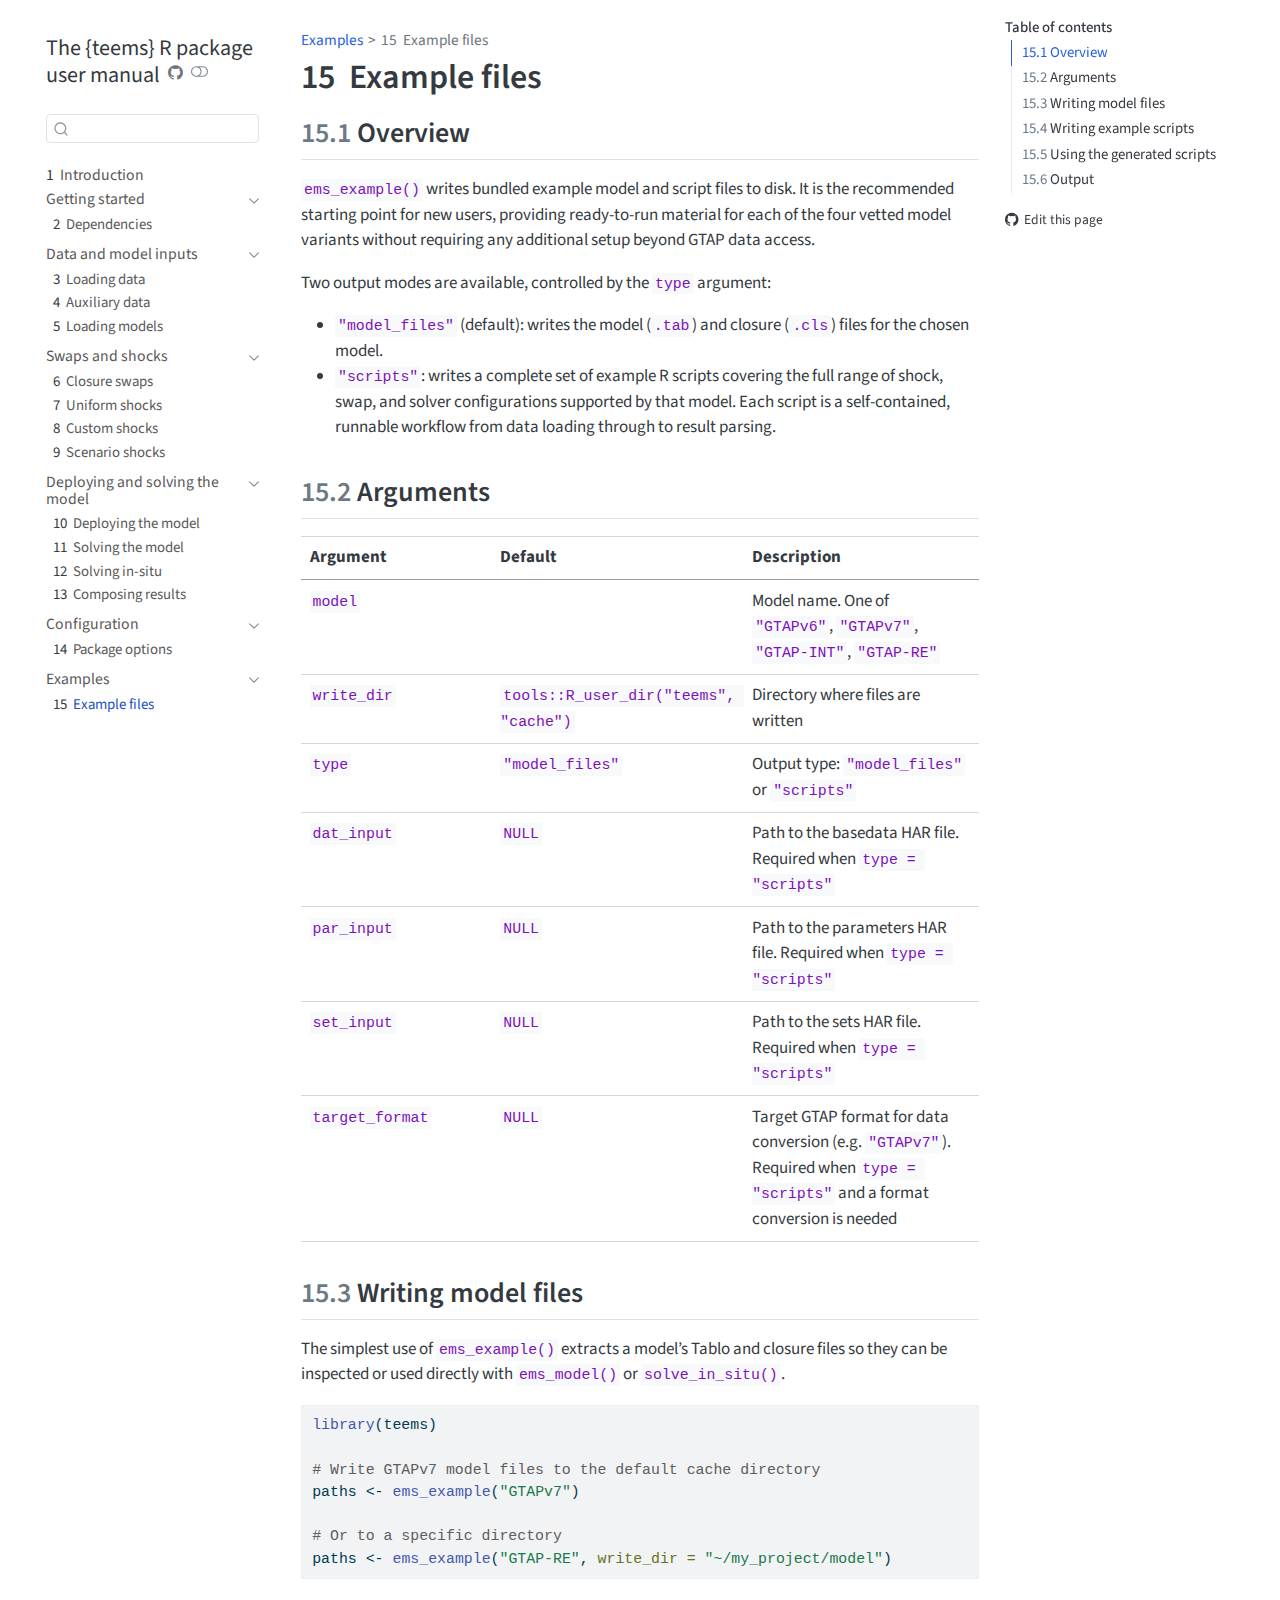
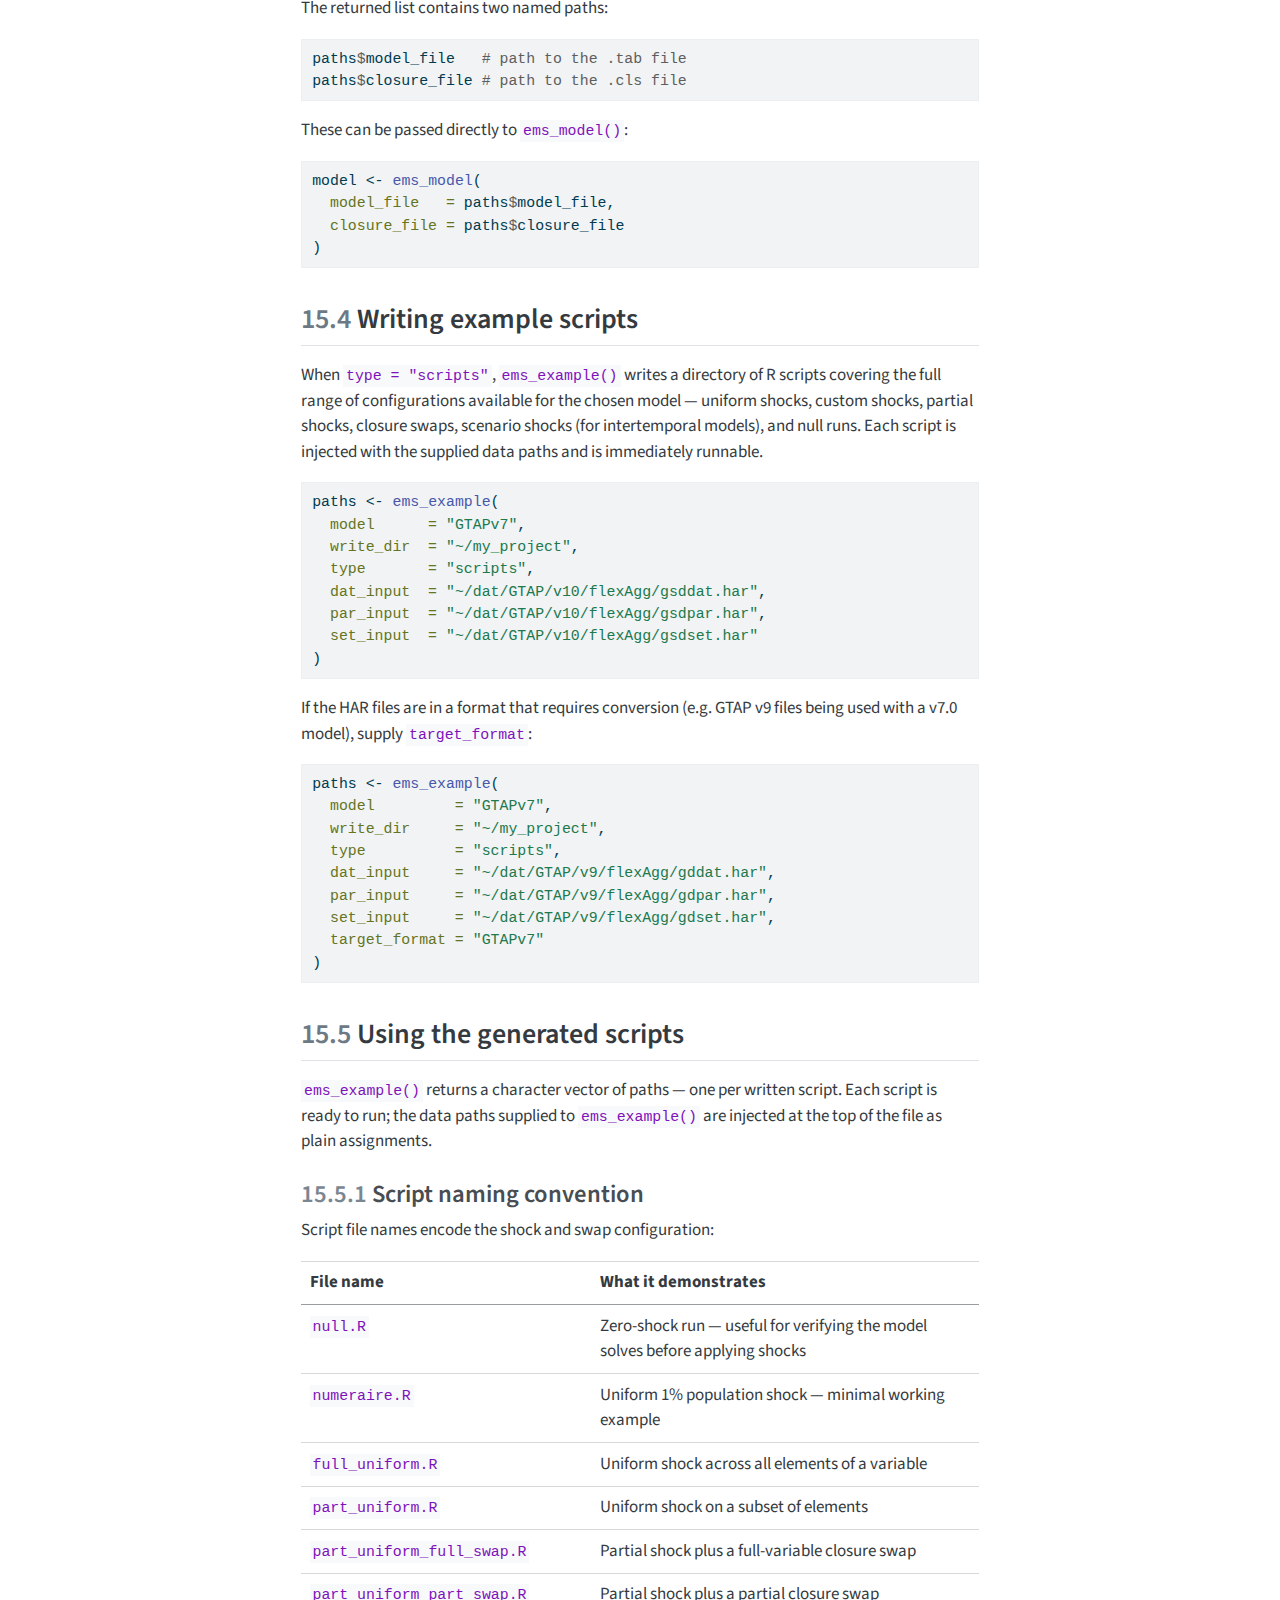
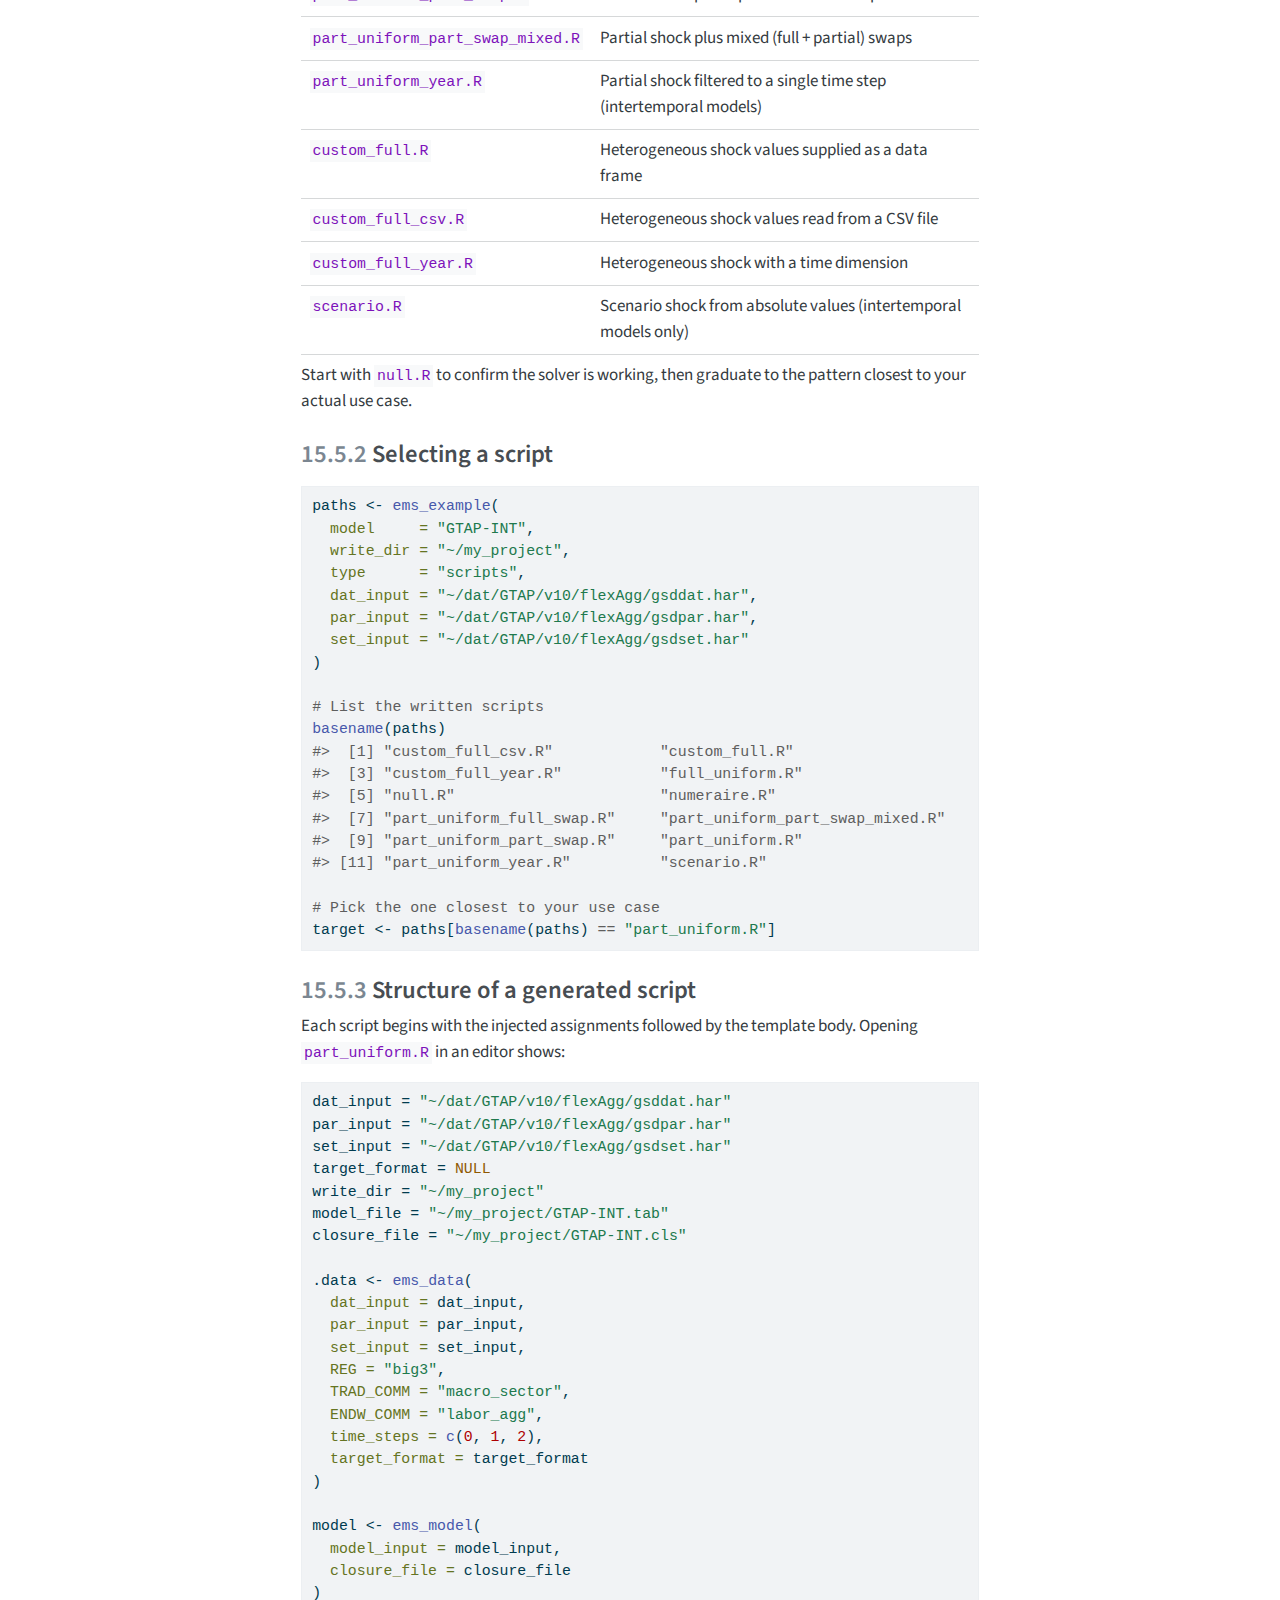
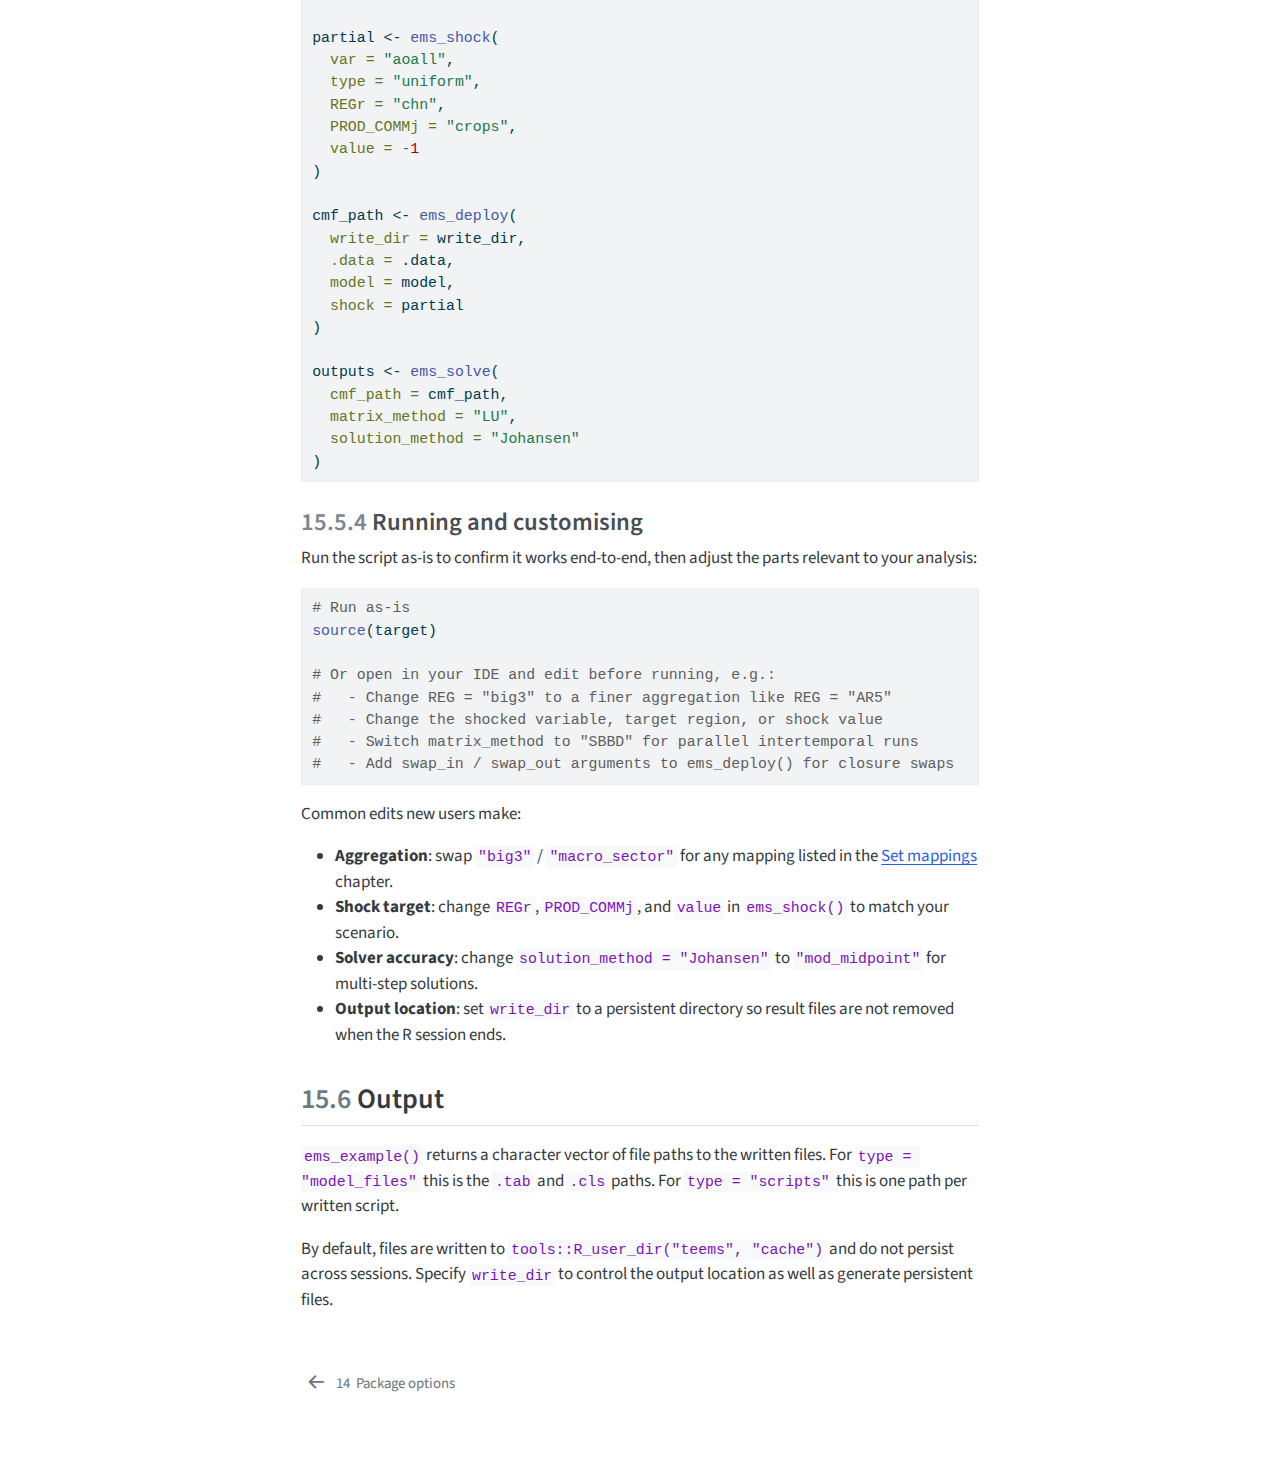
<file: example.html>
<!DOCTYPE html>
<html xmlns="http://www.w3.org/1999/xhtml" lang="en" xml:lang="en"><head>

<meta charset="utf-8">
<meta name="generator" content="quarto-1.7.31">

<meta name="viewport" content="width=device-width, initial-scale=1.0, user-scalable=yes">


<title>15&nbsp; Example files – The {teems} R package user manual</title>
<style>
code{white-space: pre-wrap;}
span.smallcaps{font-variant: small-caps;}
div.columns{display: flex; gap: min(4vw, 1.5em);}
div.column{flex: auto; overflow-x: auto;}
div.hanging-indent{margin-left: 1.5em; text-indent: -1.5em;}
ul.task-list{list-style: none;}
ul.task-list li input[type="checkbox"] {
  width: 0.8em;
  margin: 0 0.8em 0.2em -1em; /* quarto-specific, see https://github.com/quarto-dev/quarto-cli/issues/4556 */ 
  vertical-align: middle;
}
/* CSS for syntax highlighting */
html { -webkit-text-size-adjust: 100%; }
pre > code.sourceCode { white-space: pre; position: relative; }
pre > code.sourceCode > span { display: inline-block; line-height: 1.25; }
pre > code.sourceCode > span:empty { height: 1.2em; }
.sourceCode { overflow: visible; }
code.sourceCode > span { color: inherit; text-decoration: inherit; }
div.sourceCode { margin: 1em 0; }
pre.sourceCode { margin: 0; }
@media screen {
div.sourceCode { overflow: auto; }
}
@media print {
pre > code.sourceCode { white-space: pre-wrap; }
pre > code.sourceCode > span { text-indent: -5em; padding-left: 5em; }
}
pre.numberSource code
  { counter-reset: source-line 0; }
pre.numberSource code > span
  { position: relative; left: -4em; counter-increment: source-line; }
pre.numberSource code > span > a:first-child::before
  { content: counter(source-line);
    position: relative; left: -1em; text-align: right; vertical-align: baseline;
    border: none; display: inline-block;
    -webkit-touch-callout: none; -webkit-user-select: none;
    -khtml-user-select: none; -moz-user-select: none;
    -ms-user-select: none; user-select: none;
    padding: 0 4px; width: 4em;
  }
pre.numberSource { margin-left: 3em;  padding-left: 4px; }
div.sourceCode
  {   }
@media screen {
pre > code.sourceCode > span > a:first-child::before { text-decoration: underline; }
}
</style>


<script src="site_libs/quarto-nav/quarto-nav.js"></script>
<script src="site_libs/quarto-nav/headroom.min.js"></script>
<script src="site_libs/clipboard/clipboard.min.js"></script>
<script src="site_libs/quarto-search/autocomplete.umd.js"></script>
<script src="site_libs/quarto-search/fuse.min.js"></script>
<script src="site_libs/quarto-search/quarto-search.js"></script>
<meta name="quarto:offset" content="./">
<link href="./options.html" rel="prev">
<script src="site_libs/quarto-html/quarto.js" type="module"></script>
<script src="site_libs/quarto-html/tabsets/tabsets.js" type="module"></script>
<script src="site_libs/quarto-html/popper.min.js"></script>
<script src="site_libs/quarto-html/tippy.umd.min.js"></script>
<script src="site_libs/quarto-html/anchor.min.js"></script>
<link href="site_libs/quarto-html/tippy.css" rel="stylesheet">
<link href="site_libs/quarto-html/quarto-syntax-highlighting-e1a5c8363afafaef2c763b6775fbf3ca.css" rel="stylesheet" class="quarto-color-scheme" id="quarto-text-highlighting-styles">
<link href="site_libs/quarto-html/quarto-syntax-highlighting-dark-8ef56b68f8fa1e9d2ba328e99e439f80.css" rel="stylesheet" class="quarto-color-scheme quarto-color-alternate" id="quarto-text-highlighting-styles">
<link href="site_libs/quarto-html/quarto-syntax-highlighting-e1a5c8363afafaef2c763b6775fbf3ca.css" rel="stylesheet" class="quarto-color-scheme-extra" id="quarto-text-highlighting-styles">
<script src="site_libs/bootstrap/bootstrap.min.js"></script>
<link href="site_libs/bootstrap/bootstrap-icons.css" rel="stylesheet">
<link href="site_libs/bootstrap/bootstrap-813e30108dcf73170a1c733c14950347.min.css" rel="stylesheet" append-hash="true" class="quarto-color-scheme" id="quarto-bootstrap" data-mode="light">
<link href="site_libs/bootstrap/bootstrap-dark-56946a84a55d7b2346e72611fe48b419.min.css" rel="stylesheet" append-hash="true" class="quarto-color-scheme quarto-color-alternate" id="quarto-bootstrap" data-mode="dark">
<link href="site_libs/bootstrap/bootstrap-813e30108dcf73170a1c733c14950347.min.css" rel="stylesheet" append-hash="true" class="quarto-color-scheme-extra" id="quarto-bootstrap" data-mode="light">
<script id="quarto-search-options" type="application/json">{
  "location": "sidebar",
  "copy-button": false,
  "collapse-after": 3,
  "panel-placement": "start",
  "type": "textbox",
  "limit": 50,
  "keyboard-shortcut": [
    "f",
    "/",
    "s"
  ],
  "show-item-context": false,
  "language": {
    "search-no-results-text": "No results",
    "search-matching-documents-text": "matching documents",
    "search-copy-link-title": "Copy link to search",
    "search-hide-matches-text": "Hide additional matches",
    "search-more-match-text": "more match in this document",
    "search-more-matches-text": "more matches in this document",
    "search-clear-button-title": "Clear",
    "search-text-placeholder": "",
    "search-detached-cancel-button-title": "Cancel",
    "search-submit-button-title": "Submit",
    "search-label": "Search"
  }
}</script>


<link rel="stylesheet" href="styles.scss">
</head>

<body class="nav-sidebar floating quarto-light"><script id="quarto-html-before-body" type="application/javascript">
    const toggleBodyColorMode = (bsSheetEl) => {
      const mode = bsSheetEl.getAttribute("data-mode");
      const bodyEl = window.document.querySelector("body");
      if (mode === "dark") {
        bodyEl.classList.add("quarto-dark");
        bodyEl.classList.remove("quarto-light");
      } else {
        bodyEl.classList.add("quarto-light");
        bodyEl.classList.remove("quarto-dark");
      }
    }
    const toggleBodyColorPrimary = () => {
      const bsSheetEl = window.document.querySelector("link#quarto-bootstrap:not([rel=disabled-stylesheet])");
      if (bsSheetEl) {
        toggleBodyColorMode(bsSheetEl);
      }
    }
    const setColorSchemeToggle = (alternate) => {
      const toggles = window.document.querySelectorAll('.quarto-color-scheme-toggle');
      for (let i=0; i < toggles.length; i++) {
        const toggle = toggles[i];
        if (toggle) {
          if (alternate) {
            toggle.classList.add("alternate");
          } else {
            toggle.classList.remove("alternate");
          }
        }
      }
    };
    const toggleColorMode = (alternate) => {
      // Switch the stylesheets
      const primaryStylesheets = window.document.querySelectorAll('link.quarto-color-scheme:not(.quarto-color-alternate)');
      const alternateStylesheets = window.document.querySelectorAll('link.quarto-color-scheme.quarto-color-alternate');
      manageTransitions('#quarto-margin-sidebar .nav-link', false);
      if (alternate) {
        // note: dark is layered on light, we don't disable primary!
        enableStylesheet(alternateStylesheets);
        for (const sheetNode of alternateStylesheets) {
          if (sheetNode.id === "quarto-bootstrap") {
            toggleBodyColorMode(sheetNode);
          }
        }
      } else {
        disableStylesheet(alternateStylesheets);
        enableStylesheet(primaryStylesheets)
        toggleBodyColorPrimary();
      }
      manageTransitions('#quarto-margin-sidebar .nav-link', true);
      // Switch the toggles
      setColorSchemeToggle(alternate)
      // Hack to workaround the fact that safari doesn't
      // properly recolor the scrollbar when toggling (#1455)
      if (navigator.userAgent.indexOf('Safari') > 0 && navigator.userAgent.indexOf('Chrome') == -1) {
        manageTransitions("body", false);
        window.scrollTo(0, 1);
        setTimeout(() => {
          window.scrollTo(0, 0);
          manageTransitions("body", true);
        }, 40);
      }
    }
    const disableStylesheet = (stylesheets) => {
      for (let i=0; i < stylesheets.length; i++) {
        const stylesheet = stylesheets[i];
        stylesheet.rel = 'disabled-stylesheet';
      }
    }
    const enableStylesheet = (stylesheets) => {
      for (let i=0; i < stylesheets.length; i++) {
        const stylesheet = stylesheets[i];
        if(stylesheet.rel !== 'stylesheet') { // for Chrome, which will still FOUC without this check
          stylesheet.rel = 'stylesheet';
        }
      }
    }
    const manageTransitions = (selector, allowTransitions) => {
      const els = window.document.querySelectorAll(selector);
      for (let i=0; i < els.length; i++) {
        const el = els[i];
        if (allowTransitions) {
          el.classList.remove('notransition');
        } else {
          el.classList.add('notransition');
        }
      }
    }
    const isFileUrl = () => {
      return window.location.protocol === 'file:';
    }
    const hasAlternateSentinel = () => {
      let styleSentinel = getColorSchemeSentinel();
      if (styleSentinel !== null) {
        return styleSentinel === "alternate";
      } else {
        return false;
      }
    }
    const setStyleSentinel = (alternate) => {
      const value = alternate ? "alternate" : "default";
      if (!isFileUrl()) {
        window.localStorage.setItem("quarto-color-scheme", value);
      } else {
        localAlternateSentinel = value;
      }
    }
    const getColorSchemeSentinel = () => {
      if (!isFileUrl()) {
        const storageValue = window.localStorage.getItem("quarto-color-scheme");
        return storageValue != null ? storageValue : localAlternateSentinel;
      } else {
        return localAlternateSentinel;
      }
    }
    const toggleGiscusIfUsed = (isAlternate, darkModeDefault) => {
      const baseTheme = document.querySelector('#giscus-base-theme')?.value ?? 'light';
      const alternateTheme = document.querySelector('#giscus-alt-theme')?.value ?? 'dark';
      let newTheme = '';
      if(authorPrefersDark) {
        newTheme = isAlternate ? baseTheme : alternateTheme;
      } else {
        newTheme = isAlternate ? alternateTheme : baseTheme;
      }
      const changeGiscusTheme = () => {
        // From: https://github.com/giscus/giscus/issues/336
        const sendMessage = (message) => {
          const iframe = document.querySelector('iframe.giscus-frame');
          if (!iframe) return;
          iframe.contentWindow.postMessage({ giscus: message }, 'https://giscus.app');
        }
        sendMessage({
          setConfig: {
            theme: newTheme
          }
        });
      }
      const isGiscussLoaded = window.document.querySelector('iframe.giscus-frame') !== null;
      if (isGiscussLoaded) {
        changeGiscusTheme();
      }
    };
    const authorPrefersDark = false;
    const darkModeDefault = authorPrefersDark;
      document.querySelector('link#quarto-text-highlighting-styles.quarto-color-scheme-extra').rel = 'disabled-stylesheet';
      document.querySelector('link#quarto-bootstrap.quarto-color-scheme-extra').rel = 'disabled-stylesheet';
    let localAlternateSentinel = darkModeDefault ? 'alternate' : 'default';
    // Dark / light mode switch
    window.quartoToggleColorScheme = () => {
      // Read the current dark / light value
      let toAlternate = !hasAlternateSentinel();
      toggleColorMode(toAlternate);
      setStyleSentinel(toAlternate);
      toggleGiscusIfUsed(toAlternate, darkModeDefault);
      window.dispatchEvent(new Event('resize'));
    };
    // Switch to dark mode if need be
    if (hasAlternateSentinel()) {
      toggleColorMode(true);
    } else {
      toggleColorMode(false);
    }
  </script>

<div id="quarto-search-results"></div>
  <header id="quarto-header" class="headroom fixed-top">
  <nav class="quarto-secondary-nav">
    <div class="container-fluid d-flex">
      <button type="button" class="quarto-btn-toggle btn" data-bs-toggle="collapse" role="button" data-bs-target=".quarto-sidebar-collapse-item" aria-controls="quarto-sidebar" aria-expanded="false" aria-label="Toggle sidebar navigation" onclick="if (window.quartoToggleHeadroom) { window.quartoToggleHeadroom(); }">
        <i class="bi bi-layout-text-sidebar-reverse"></i>
      </button>
        <nav class="quarto-page-breadcrumbs" aria-label="breadcrumb"><ol class="breadcrumb"><li class="breadcrumb-item"><a href="./example.html">Examples</a></li><li class="breadcrumb-item"><a href="./example.html"><span class="chapter-number">15</span>&nbsp; <span class="chapter-title">Example files</span></a></li></ol></nav>
        <a class="flex-grow-1" role="navigation" data-bs-toggle="collapse" data-bs-target=".quarto-sidebar-collapse-item" aria-controls="quarto-sidebar" aria-expanded="false" aria-label="Toggle sidebar navigation" onclick="if (window.quartoToggleHeadroom) { window.quartoToggleHeadroom(); }">      
        </a>
      <button type="button" class="btn quarto-search-button" aria-label="Search" onclick="window.quartoOpenSearch();">
        <i class="bi bi-search"></i>
      </button>
    </div>
  </nav>
</header>
<!-- content -->
<div id="quarto-content" class="quarto-container page-columns page-rows-contents page-layout-article">
<!-- sidebar -->
  <nav id="quarto-sidebar" class="sidebar collapse collapse-horizontal quarto-sidebar-collapse-item sidebar-navigation floating overflow-auto">
    <div class="pt-lg-2 mt-2 text-left sidebar-header">
    <div class="sidebar-title mb-0 py-0">
      <a href="./">The {teems} R package user manual</a> 
        <div class="sidebar-tools-main">
    <a href="https://github.com/teemsphere/teemsphere.github.io" title="Source Code" class="quarto-navigation-tool px-1" aria-label="Source Code"><i class="bi bi-github"></i></a>
  <a href="" class="quarto-color-scheme-toggle quarto-navigation-tool  px-1" onclick="window.quartoToggleColorScheme(); return false;" title="Toggle dark mode"><i class="bi"></i></a>
</div>
    </div>
      </div>
        <div class="mt-2 flex-shrink-0 align-items-center">
        <div class="sidebar-search">
        <div id="quarto-search" class="" title="Search"></div>
        </div>
        </div>
    <div class="sidebar-menu-container"> 
    <ul class="list-unstyled mt-1">
        <li class="sidebar-item">
  <div class="sidebar-item-container"> 
  <a href="./index.html" class="sidebar-item-text sidebar-link">
 <span class="menu-text"><span class="chapter-number">1</span>&nbsp; <span class="chapter-title">Introduction</span></span></a>
  </div>
</li>
        <li class="sidebar-item sidebar-item-section">
      <div class="sidebar-item-container"> 
            <a class="sidebar-item-text sidebar-link text-start" data-bs-toggle="collapse" data-bs-target="#quarto-sidebar-section-1" role="navigation" aria-expanded="true">
 <span class="menu-text">Getting started</span></a>
          <a class="sidebar-item-toggle text-start" data-bs-toggle="collapse" data-bs-target="#quarto-sidebar-section-1" role="navigation" aria-expanded="true" aria-label="Toggle section">
            <i class="bi bi-chevron-right ms-2"></i>
          </a> 
      </div>
      <ul id="quarto-sidebar-section-1" class="collapse list-unstyled sidebar-section depth1 show">  
          <li class="sidebar-item">
  <div class="sidebar-item-container"> 
  <a href="./dependencies.html" class="sidebar-item-text sidebar-link">
 <span class="menu-text"><span class="chapter-number">2</span>&nbsp; <span class="chapter-title">Dependencies</span></span></a>
  </div>
</li>
      </ul>
  </li>
        <li class="sidebar-item sidebar-item-section">
      <div class="sidebar-item-container"> 
            <a class="sidebar-item-text sidebar-link text-start" data-bs-toggle="collapse" data-bs-target="#quarto-sidebar-section-2" role="navigation" aria-expanded="true">
 <span class="menu-text">Data and model inputs</span></a>
          <a class="sidebar-item-toggle text-start" data-bs-toggle="collapse" data-bs-target="#quarto-sidebar-section-2" role="navigation" aria-expanded="true" aria-label="Toggle section">
            <i class="bi bi-chevron-right ms-2"></i>
          </a> 
      </div>
      <ul id="quarto-sidebar-section-2" class="collapse list-unstyled sidebar-section depth1 show">  
          <li class="sidebar-item">
  <div class="sidebar-item-container"> 
  <a href="./data_load.html" class="sidebar-item-text sidebar-link">
 <span class="menu-text"><span class="chapter-number">3</span>&nbsp; <span class="chapter-title">Loading data</span></span></a>
  </div>
</li>
          <li class="sidebar-item">
  <div class="sidebar-item-container"> 
  <a href="./aux_load.html" class="sidebar-item-text sidebar-link">
 <span class="menu-text"><span class="chapter-number">4</span>&nbsp; <span class="chapter-title">Auxiliary data</span></span></a>
  </div>
</li>
          <li class="sidebar-item">
  <div class="sidebar-item-container"> 
  <a href="./model_load.html" class="sidebar-item-text sidebar-link">
 <span class="menu-text"><span class="chapter-number">5</span>&nbsp; <span class="chapter-title">Loading models</span></span></a>
  </div>
</li>
      </ul>
  </li>
        <li class="sidebar-item sidebar-item-section">
      <div class="sidebar-item-container"> 
            <a class="sidebar-item-text sidebar-link text-start" data-bs-toggle="collapse" data-bs-target="#quarto-sidebar-section-3" role="navigation" aria-expanded="true">
 <span class="menu-text">Swaps and shocks</span></a>
          <a class="sidebar-item-toggle text-start" data-bs-toggle="collapse" data-bs-target="#quarto-sidebar-section-3" role="navigation" aria-expanded="true" aria-label="Toggle section">
            <i class="bi bi-chevron-right ms-2"></i>
          </a> 
      </div>
      <ul id="quarto-sidebar-section-3" class="collapse list-unstyled sidebar-section depth1 show">  
          <li class="sidebar-item">
  <div class="sidebar-item-container"> 
  <a href="./swaps.html" class="sidebar-item-text sidebar-link">
 <span class="menu-text"><span class="chapter-number">6</span>&nbsp; <span class="chapter-title">Closure swaps</span></span></a>
  </div>
</li>
          <li class="sidebar-item">
  <div class="sidebar-item-container"> 
  <a href="./uniform_shocks.html" class="sidebar-item-text sidebar-link">
 <span class="menu-text"><span class="chapter-number">7</span>&nbsp; <span class="chapter-title">Uniform shocks</span></span></a>
  </div>
</li>
          <li class="sidebar-item">
  <div class="sidebar-item-container"> 
  <a href="./custom_shocks.html" class="sidebar-item-text sidebar-link">
 <span class="menu-text"><span class="chapter-number">8</span>&nbsp; <span class="chapter-title">Custom shocks</span></span></a>
  </div>
</li>
          <li class="sidebar-item">
  <div class="sidebar-item-container"> 
  <a href="./scenario_shocks.html" class="sidebar-item-text sidebar-link">
 <span class="menu-text"><span class="chapter-number">9</span>&nbsp; <span class="chapter-title">Scenario shocks</span></span></a>
  </div>
</li>
      </ul>
  </li>
        <li class="sidebar-item sidebar-item-section">
      <div class="sidebar-item-container"> 
            <a class="sidebar-item-text sidebar-link text-start" data-bs-toggle="collapse" data-bs-target="#quarto-sidebar-section-4" role="navigation" aria-expanded="true">
 <span class="menu-text">Deploying and solving the model</span></a>
          <a class="sidebar-item-toggle text-start" data-bs-toggle="collapse" data-bs-target="#quarto-sidebar-section-4" role="navigation" aria-expanded="true" aria-label="Toggle section">
            <i class="bi bi-chevron-right ms-2"></i>
          </a> 
      </div>
      <ul id="quarto-sidebar-section-4" class="collapse list-unstyled sidebar-section depth1 show">  
          <li class="sidebar-item">
  <div class="sidebar-item-container"> 
  <a href="./deploy.html" class="sidebar-item-text sidebar-link">
 <span class="menu-text"><span class="chapter-number">10</span>&nbsp; <span class="chapter-title">Deploying the model</span></span></a>
  </div>
</li>
          <li class="sidebar-item">
  <div class="sidebar-item-container"> 
  <a href="./solve.html" class="sidebar-item-text sidebar-link">
 <span class="menu-text"><span class="chapter-number">11</span>&nbsp; <span class="chapter-title">Solving the model</span></span></a>
  </div>
</li>
          <li class="sidebar-item">
  <div class="sidebar-item-container"> 
  <a href="./solve_in_situ.html" class="sidebar-item-text sidebar-link">
 <span class="menu-text"><span class="chapter-number">12</span>&nbsp; <span class="chapter-title">Solving in-situ</span></span></a>
  </div>
</li>
          <li class="sidebar-item">
  <div class="sidebar-item-container"> 
  <a href="./compose.html" class="sidebar-item-text sidebar-link">
 <span class="menu-text"><span class="chapter-number">13</span>&nbsp; <span class="chapter-title">Composing results</span></span></a>
  </div>
</li>
      </ul>
  </li>
        <li class="sidebar-item sidebar-item-section">
      <div class="sidebar-item-container"> 
            <a class="sidebar-item-text sidebar-link text-start" data-bs-toggle="collapse" data-bs-target="#quarto-sidebar-section-5" role="navigation" aria-expanded="true">
 <span class="menu-text">Configuration</span></a>
          <a class="sidebar-item-toggle text-start" data-bs-toggle="collapse" data-bs-target="#quarto-sidebar-section-5" role="navigation" aria-expanded="true" aria-label="Toggle section">
            <i class="bi bi-chevron-right ms-2"></i>
          </a> 
      </div>
      <ul id="quarto-sidebar-section-5" class="collapse list-unstyled sidebar-section depth1 show">  
          <li class="sidebar-item">
  <div class="sidebar-item-container"> 
  <a href="./options.html" class="sidebar-item-text sidebar-link">
 <span class="menu-text"><span class="chapter-number">14</span>&nbsp; <span class="chapter-title">Package options</span></span></a>
  </div>
</li>
      </ul>
  </li>
        <li class="sidebar-item sidebar-item-section">
      <div class="sidebar-item-container"> 
            <a class="sidebar-item-text sidebar-link text-start" data-bs-toggle="collapse" data-bs-target="#quarto-sidebar-section-6" role="navigation" aria-expanded="true">
 <span class="menu-text">Examples</span></a>
          <a class="sidebar-item-toggle text-start" data-bs-toggle="collapse" data-bs-target="#quarto-sidebar-section-6" role="navigation" aria-expanded="true" aria-label="Toggle section">
            <i class="bi bi-chevron-right ms-2"></i>
          </a> 
      </div>
      <ul id="quarto-sidebar-section-6" class="collapse list-unstyled sidebar-section depth1 show">  
          <li class="sidebar-item">
  <div class="sidebar-item-container"> 
  <a href="./example.html" class="sidebar-item-text sidebar-link active">
 <span class="menu-text"><span class="chapter-number">15</span>&nbsp; <span class="chapter-title">Example files</span></span></a>
  </div>
</li>
      </ul>
  </li>
    </ul>
    </div>
</nav>
<div id="quarto-sidebar-glass" class="quarto-sidebar-collapse-item" data-bs-toggle="collapse" data-bs-target=".quarto-sidebar-collapse-item"></div>
<!-- margin-sidebar -->
    <div id="quarto-margin-sidebar" class="sidebar margin-sidebar">
        <nav id="TOC" role="doc-toc" class="toc-active">
    <h2 id="toc-title">Table of contents</h2>
   
  <ul>
  <li><a href="#overview" id="toc-overview" class="nav-link active" data-scroll-target="#overview"><span class="header-section-number">15.1</span> Overview</a></li>
  <li><a href="#arguments" id="toc-arguments" class="nav-link" data-scroll-target="#arguments"><span class="header-section-number">15.2</span> Arguments</a></li>
  <li><a href="#writing-model-files" id="toc-writing-model-files" class="nav-link" data-scroll-target="#writing-model-files"><span class="header-section-number">15.3</span> Writing model files</a></li>
  <li><a href="#writing-example-scripts" id="toc-writing-example-scripts" class="nav-link" data-scroll-target="#writing-example-scripts"><span class="header-section-number">15.4</span> Writing example scripts</a></li>
  <li><a href="#using-the-generated-scripts" id="toc-using-the-generated-scripts" class="nav-link" data-scroll-target="#using-the-generated-scripts"><span class="header-section-number">15.5</span> Using the generated scripts</a>
  <ul class="collapse">
  <li><a href="#script-naming-convention" id="toc-script-naming-convention" class="nav-link" data-scroll-target="#script-naming-convention"><span class="header-section-number">15.5.1</span> Script naming convention</a></li>
  <li><a href="#selecting-a-script" id="toc-selecting-a-script" class="nav-link" data-scroll-target="#selecting-a-script"><span class="header-section-number">15.5.2</span> Selecting a script</a></li>
  <li><a href="#structure-of-a-generated-script" id="toc-structure-of-a-generated-script" class="nav-link" data-scroll-target="#structure-of-a-generated-script"><span class="header-section-number">15.5.3</span> Structure of a generated script</a></li>
  <li><a href="#running-and-customising" id="toc-running-and-customising" class="nav-link" data-scroll-target="#running-and-customising"><span class="header-section-number">15.5.4</span> Running and customising</a></li>
  </ul></li>
  <li><a href="#output" id="toc-output" class="nav-link" data-scroll-target="#output"><span class="header-section-number">15.6</span> Output</a></li>
  </ul>
<div class="toc-actions"><ul><li><a href="https://github.com/teemsphere/teemsphere.github.io/edit/main/example.qmd" class="toc-action"><i class="bi bi-github"></i>Edit this page</a></li></ul></div></nav>
    </div>
<!-- main -->
<main class="content" id="quarto-document-content">


<header id="title-block-header" class="quarto-title-block default"><nav class="quarto-page-breadcrumbs quarto-title-breadcrumbs d-none d-lg-block" aria-label="breadcrumb"><ol class="breadcrumb"><li class="breadcrumb-item"><a href="./example.html">Examples</a></li><li class="breadcrumb-item"><a href="./example.html"><span class="chapter-number">15</span>&nbsp; <span class="chapter-title">Example files</span></a></li></ol></nav>
<div class="quarto-title">
<h1 class="title"><span class="chapter-number">15</span>&nbsp; <span class="chapter-title">Example files</span></h1>
</div>



<div class="quarto-title-meta">

    
  
    
  </div>
  


</header>


<section id="overview" class="level2" data-number="15.1">
<h2 data-number="15.1" class="anchored" data-anchor-id="overview"><span class="header-section-number">15.1</span> Overview</h2>
<p><code>ems_example()</code> writes bundled example model and script files to disk. It is the recommended starting point for new users, providing ready-to-run material for each of the four vetted model variants without requiring any additional setup beyond GTAP data access.</p>
<p>Two output modes are available, controlled by the <code>type</code> argument:</p>
<ul>
<li><code>"model_files"</code> (default): writes the model (<code>.tab</code>) and closure (<code>.cls</code>) files for the chosen model.</li>
<li><code>"scripts"</code>: writes a complete set of example R scripts covering the full range of shock, swap, and solver configurations supported by that model. Each script is a self-contained, runnable workflow from data loading through to result parsing.</li>
</ul>
</section>
<section id="arguments" class="level2" data-number="15.2">
<h2 data-number="15.2" class="anchored" data-anchor-id="arguments"><span class="header-section-number">15.2</span> Arguments</h2>
<table class="caption-top table">
<colgroup>
<col style="width: 31%">
<col style="width: 28%">
<col style="width: 40%">
</colgroup>
<thead>
<tr class="header">
<th>Argument</th>
<th>Default</th>
<th>Description</th>
</tr>
</thead>
<tbody>
<tr class="odd">
<td><code>model</code></td>
<td></td>
<td>Model name. One of <code>"GTAPv6"</code>, <code>"GTAPv7"</code>, <code>"GTAP-INT"</code>, <code>"GTAP-RE"</code></td>
</tr>
<tr class="even">
<td><code>write_dir</code></td>
<td><code>tools::R_user_dir("teems", "cache")</code></td>
<td>Directory where files are written</td>
</tr>
<tr class="odd">
<td><code>type</code></td>
<td><code>"model_files"</code></td>
<td>Output type: <code>"model_files"</code> or <code>"scripts"</code></td>
</tr>
<tr class="even">
<td><code>dat_input</code></td>
<td><code>NULL</code></td>
<td>Path to the basedata HAR file. Required when <code>type = "scripts"</code></td>
</tr>
<tr class="odd">
<td><code>par_input</code></td>
<td><code>NULL</code></td>
<td>Path to the parameters HAR file. Required when <code>type = "scripts"</code></td>
</tr>
<tr class="even">
<td><code>set_input</code></td>
<td><code>NULL</code></td>
<td>Path to the sets HAR file. Required when <code>type = "scripts"</code></td>
</tr>
<tr class="odd">
<td><code>target_format</code></td>
<td><code>NULL</code></td>
<td>Target GTAP format for data conversion (e.g.&nbsp;<code>"GTAPv7"</code>). Required when <code>type = "scripts"</code> and a format conversion is needed</td>
</tr>
</tbody>
</table>
</section>
<section id="writing-model-files" class="level2" data-number="15.3">
<h2 data-number="15.3" class="anchored" data-anchor-id="writing-model-files"><span class="header-section-number">15.3</span> Writing model files</h2>
<p>The simplest use of <code>ems_example()</code> extracts a model’s Tablo and closure files so they can be inspected or used directly with <code>ems_model()</code> or <code>solve_in_situ()</code>.</p>
<div class="sourceCode" id="cb1"><pre class="sourceCode r code-with-copy"><code class="sourceCode r"><span id="cb1-1"><a href="#cb1-1" aria-hidden="true" tabindex="-1"></a><span class="fu">library</span>(teems)</span>
<span id="cb1-2"><a href="#cb1-2" aria-hidden="true" tabindex="-1"></a></span>
<span id="cb1-3"><a href="#cb1-3" aria-hidden="true" tabindex="-1"></a><span class="co"># Write GTAPv7 model files to the default cache directory</span></span>
<span id="cb1-4"><a href="#cb1-4" aria-hidden="true" tabindex="-1"></a>paths <span class="ot">&lt;-</span> <span class="fu">ems_example</span>(<span class="st">"GTAPv7"</span>)</span>
<span id="cb1-5"><a href="#cb1-5" aria-hidden="true" tabindex="-1"></a></span>
<span id="cb1-6"><a href="#cb1-6" aria-hidden="true" tabindex="-1"></a><span class="co"># Or to a specific directory</span></span>
<span id="cb1-7"><a href="#cb1-7" aria-hidden="true" tabindex="-1"></a>paths <span class="ot">&lt;-</span> <span class="fu">ems_example</span>(<span class="st">"GTAP-RE"</span>, <span class="at">write_dir =</span> <span class="st">"~/my_project/model"</span>)</span></code><button title="Copy to Clipboard" class="code-copy-button"><i class="bi"></i></button></pre></div>
<p>The returned list contains two named paths:</p>
<div class="sourceCode" id="cb2"><pre class="sourceCode r code-with-copy"><code class="sourceCode r"><span id="cb2-1"><a href="#cb2-1" aria-hidden="true" tabindex="-1"></a>paths<span class="sc">$</span>model_file   <span class="co"># path to the .tab file</span></span>
<span id="cb2-2"><a href="#cb2-2" aria-hidden="true" tabindex="-1"></a>paths<span class="sc">$</span>closure_file <span class="co"># path to the .cls file</span></span></code><button title="Copy to Clipboard" class="code-copy-button"><i class="bi"></i></button></pre></div>
<p>These can be passed directly to <code>ems_model()</code>:</p>
<div class="sourceCode" id="cb3"><pre class="sourceCode r code-with-copy"><code class="sourceCode r"><span id="cb3-1"><a href="#cb3-1" aria-hidden="true" tabindex="-1"></a>model <span class="ot">&lt;-</span> <span class="fu">ems_model</span>(</span>
<span id="cb3-2"><a href="#cb3-2" aria-hidden="true" tabindex="-1"></a>  <span class="at">model_file   =</span> paths<span class="sc">$</span>model_file,</span>
<span id="cb3-3"><a href="#cb3-3" aria-hidden="true" tabindex="-1"></a>  <span class="at">closure_file =</span> paths<span class="sc">$</span>closure_file</span>
<span id="cb3-4"><a href="#cb3-4" aria-hidden="true" tabindex="-1"></a>)</span></code><button title="Copy to Clipboard" class="code-copy-button"><i class="bi"></i></button></pre></div>
</section>
<section id="writing-example-scripts" class="level2" data-number="15.4">
<h2 data-number="15.4" class="anchored" data-anchor-id="writing-example-scripts"><span class="header-section-number">15.4</span> Writing example scripts</h2>
<p>When <code>type = "scripts"</code>, <code>ems_example()</code> writes a directory of R scripts covering the full range of configurations available for the chosen model — uniform shocks, custom shocks, partial shocks, closure swaps, scenario shocks (for intertemporal models), and null runs. Each script is injected with the supplied data paths and is immediately runnable.</p>
<div class="sourceCode" id="cb4"><pre class="sourceCode r code-with-copy"><code class="sourceCode r"><span id="cb4-1"><a href="#cb4-1" aria-hidden="true" tabindex="-1"></a>paths <span class="ot">&lt;-</span> <span class="fu">ems_example</span>(</span>
<span id="cb4-2"><a href="#cb4-2" aria-hidden="true" tabindex="-1"></a>  <span class="at">model      =</span> <span class="st">"GTAPv7"</span>,</span>
<span id="cb4-3"><a href="#cb4-3" aria-hidden="true" tabindex="-1"></a>  <span class="at">write_dir  =</span> <span class="st">"~/my_project"</span>,</span>
<span id="cb4-4"><a href="#cb4-4" aria-hidden="true" tabindex="-1"></a>  <span class="at">type       =</span> <span class="st">"scripts"</span>,</span>
<span id="cb4-5"><a href="#cb4-5" aria-hidden="true" tabindex="-1"></a>  <span class="at">dat_input  =</span> <span class="st">"~/dat/GTAP/v10/flexAgg/gsddat.har"</span>,</span>
<span id="cb4-6"><a href="#cb4-6" aria-hidden="true" tabindex="-1"></a>  <span class="at">par_input  =</span> <span class="st">"~/dat/GTAP/v10/flexAgg/gsdpar.har"</span>,</span>
<span id="cb4-7"><a href="#cb4-7" aria-hidden="true" tabindex="-1"></a>  <span class="at">set_input  =</span> <span class="st">"~/dat/GTAP/v10/flexAgg/gsdset.har"</span></span>
<span id="cb4-8"><a href="#cb4-8" aria-hidden="true" tabindex="-1"></a>)</span></code><button title="Copy to Clipboard" class="code-copy-button"><i class="bi"></i></button></pre></div>
<p>If the HAR files are in a format that requires conversion (e.g.&nbsp;GTAP v9 files being used with a v7.0 model), supply <code>target_format</code>:</p>
<div class="sourceCode" id="cb5"><pre class="sourceCode r code-with-copy"><code class="sourceCode r"><span id="cb5-1"><a href="#cb5-1" aria-hidden="true" tabindex="-1"></a>paths <span class="ot">&lt;-</span> <span class="fu">ems_example</span>(</span>
<span id="cb5-2"><a href="#cb5-2" aria-hidden="true" tabindex="-1"></a>  <span class="at">model         =</span> <span class="st">"GTAPv7"</span>,</span>
<span id="cb5-3"><a href="#cb5-3" aria-hidden="true" tabindex="-1"></a>  <span class="at">write_dir     =</span> <span class="st">"~/my_project"</span>,</span>
<span id="cb5-4"><a href="#cb5-4" aria-hidden="true" tabindex="-1"></a>  <span class="at">type          =</span> <span class="st">"scripts"</span>,</span>
<span id="cb5-5"><a href="#cb5-5" aria-hidden="true" tabindex="-1"></a>  <span class="at">dat_input     =</span> <span class="st">"~/dat/GTAP/v9/flexAgg/gddat.har"</span>,</span>
<span id="cb5-6"><a href="#cb5-6" aria-hidden="true" tabindex="-1"></a>  <span class="at">par_input     =</span> <span class="st">"~/dat/GTAP/v9/flexAgg/gdpar.har"</span>,</span>
<span id="cb5-7"><a href="#cb5-7" aria-hidden="true" tabindex="-1"></a>  <span class="at">set_input     =</span> <span class="st">"~/dat/GTAP/v9/flexAgg/gdset.har"</span>,</span>
<span id="cb5-8"><a href="#cb5-8" aria-hidden="true" tabindex="-1"></a>  <span class="at">target_format =</span> <span class="st">"GTAPv7"</span></span>
<span id="cb5-9"><a href="#cb5-9" aria-hidden="true" tabindex="-1"></a>)</span></code><button title="Copy to Clipboard" class="code-copy-button"><i class="bi"></i></button></pre></div>
</section>
<section id="using-the-generated-scripts" class="level2" data-number="15.5">
<h2 data-number="15.5" class="anchored" data-anchor-id="using-the-generated-scripts"><span class="header-section-number">15.5</span> Using the generated scripts</h2>
<p><code>ems_example()</code> returns a character vector of paths — one per written script. Each script is ready to run; the data paths supplied to <code>ems_example()</code> are injected at the top of the file as plain assignments.</p>
<section id="script-naming-convention" class="level3" data-number="15.5.1">
<h3 data-number="15.5.1" class="anchored" data-anchor-id="script-naming-convention"><span class="header-section-number">15.5.1</span> Script naming convention</h3>
<p>Script file names encode the shock and swap configuration:</p>
<table class="caption-top table">
<colgroup>
<col style="width: 33%">
<col style="width: 66%">
</colgroup>
<thead>
<tr class="header">
<th>File name</th>
<th>What it demonstrates</th>
</tr>
</thead>
<tbody>
<tr class="odd">
<td><code>null.R</code></td>
<td>Zero-shock run — useful for verifying the model solves before applying shocks</td>
</tr>
<tr class="even">
<td><code>numeraire.R</code></td>
<td>Uniform 1% population shock — minimal working example</td>
</tr>
<tr class="odd">
<td><code>full_uniform.R</code></td>
<td>Uniform shock across all elements of a variable</td>
</tr>
<tr class="even">
<td><code>part_uniform.R</code></td>
<td>Uniform shock on a subset of elements</td>
</tr>
<tr class="odd">
<td><code>part_uniform_full_swap.R</code></td>
<td>Partial shock plus a full-variable closure swap</td>
</tr>
<tr class="even">
<td><code>part_uniform_part_swap.R</code></td>
<td>Partial shock plus a partial closure swap</td>
</tr>
<tr class="odd">
<td><code>part_uniform_part_swap_mixed.R</code></td>
<td>Partial shock plus mixed (full + partial) swaps</td>
</tr>
<tr class="even">
<td><code>part_uniform_year.R</code></td>
<td>Partial shock filtered to a single time step (intertemporal models)</td>
</tr>
<tr class="odd">
<td><code>custom_full.R</code></td>
<td>Heterogeneous shock values supplied as a data frame</td>
</tr>
<tr class="even">
<td><code>custom_full_csv.R</code></td>
<td>Heterogeneous shock values read from a CSV file</td>
</tr>
<tr class="odd">
<td><code>custom_full_year.R</code></td>
<td>Heterogeneous shock with a time dimension</td>
</tr>
<tr class="even">
<td><code>scenario.R</code></td>
<td>Scenario shock from absolute values (intertemporal models only)</td>
</tr>
</tbody>
</table>
<p>Start with <code>null.R</code> to confirm the solver is working, then graduate to the pattern closest to your actual use case.</p>
</section>
<section id="selecting-a-script" class="level3" data-number="15.5.2">
<h3 data-number="15.5.2" class="anchored" data-anchor-id="selecting-a-script"><span class="header-section-number">15.5.2</span> Selecting a script</h3>
<div class="sourceCode" id="cb6"><pre class="sourceCode r code-with-copy"><code class="sourceCode r"><span id="cb6-1"><a href="#cb6-1" aria-hidden="true" tabindex="-1"></a>paths <span class="ot">&lt;-</span> <span class="fu">ems_example</span>(</span>
<span id="cb6-2"><a href="#cb6-2" aria-hidden="true" tabindex="-1"></a>  <span class="at">model     =</span> <span class="st">"GTAP-INT"</span>,</span>
<span id="cb6-3"><a href="#cb6-3" aria-hidden="true" tabindex="-1"></a>  <span class="at">write_dir =</span> <span class="st">"~/my_project"</span>,</span>
<span id="cb6-4"><a href="#cb6-4" aria-hidden="true" tabindex="-1"></a>  <span class="at">type      =</span> <span class="st">"scripts"</span>,</span>
<span id="cb6-5"><a href="#cb6-5" aria-hidden="true" tabindex="-1"></a>  <span class="at">dat_input =</span> <span class="st">"~/dat/GTAP/v10/flexAgg/gsddat.har"</span>,</span>
<span id="cb6-6"><a href="#cb6-6" aria-hidden="true" tabindex="-1"></a>  <span class="at">par_input =</span> <span class="st">"~/dat/GTAP/v10/flexAgg/gsdpar.har"</span>,</span>
<span id="cb6-7"><a href="#cb6-7" aria-hidden="true" tabindex="-1"></a>  <span class="at">set_input =</span> <span class="st">"~/dat/GTAP/v10/flexAgg/gsdset.har"</span></span>
<span id="cb6-8"><a href="#cb6-8" aria-hidden="true" tabindex="-1"></a>)</span>
<span id="cb6-9"><a href="#cb6-9" aria-hidden="true" tabindex="-1"></a></span>
<span id="cb6-10"><a href="#cb6-10" aria-hidden="true" tabindex="-1"></a><span class="co"># List the written scripts</span></span>
<span id="cb6-11"><a href="#cb6-11" aria-hidden="true" tabindex="-1"></a><span class="fu">basename</span>(paths)</span>
<span id="cb6-12"><a href="#cb6-12" aria-hidden="true" tabindex="-1"></a><span class="co">#&gt;  [1] "custom_full_csv.R"            "custom_full.R"</span></span>
<span id="cb6-13"><a href="#cb6-13" aria-hidden="true" tabindex="-1"></a><span class="co">#&gt;  [3] "custom_full_year.R"           "full_uniform.R"</span></span>
<span id="cb6-14"><a href="#cb6-14" aria-hidden="true" tabindex="-1"></a><span class="co">#&gt;  [5] "null.R"                       "numeraire.R"</span></span>
<span id="cb6-15"><a href="#cb6-15" aria-hidden="true" tabindex="-1"></a><span class="co">#&gt;  [7] "part_uniform_full_swap.R"     "part_uniform_part_swap_mixed.R"</span></span>
<span id="cb6-16"><a href="#cb6-16" aria-hidden="true" tabindex="-1"></a><span class="co">#&gt;  [9] "part_uniform_part_swap.R"     "part_uniform.R"</span></span>
<span id="cb6-17"><a href="#cb6-17" aria-hidden="true" tabindex="-1"></a><span class="co">#&gt; [11] "part_uniform_year.R"          "scenario.R"</span></span>
<span id="cb6-18"><a href="#cb6-18" aria-hidden="true" tabindex="-1"></a></span>
<span id="cb6-19"><a href="#cb6-19" aria-hidden="true" tabindex="-1"></a><span class="co"># Pick the one closest to your use case</span></span>
<span id="cb6-20"><a href="#cb6-20" aria-hidden="true" tabindex="-1"></a>target <span class="ot">&lt;-</span> paths[<span class="fu">basename</span>(paths) <span class="sc">==</span> <span class="st">"part_uniform.R"</span>]</span></code><button title="Copy to Clipboard" class="code-copy-button"><i class="bi"></i></button></pre></div>
</section>
<section id="structure-of-a-generated-script" class="level3" data-number="15.5.3">
<h3 data-number="15.5.3" class="anchored" data-anchor-id="structure-of-a-generated-script"><span class="header-section-number">15.5.3</span> Structure of a generated script</h3>
<p>Each script begins with the injected assignments followed by the template body. Opening <code>part_uniform.R</code> in an editor shows:</p>
<div class="sourceCode" id="cb7"><pre class="sourceCode r code-with-copy"><code class="sourceCode r"><span id="cb7-1"><a href="#cb7-1" aria-hidden="true" tabindex="-1"></a>dat_input <span class="ot">=</span> <span class="st">"~/dat/GTAP/v10/flexAgg/gsddat.har"</span></span>
<span id="cb7-2"><a href="#cb7-2" aria-hidden="true" tabindex="-1"></a>par_input <span class="ot">=</span> <span class="st">"~/dat/GTAP/v10/flexAgg/gsdpar.har"</span></span>
<span id="cb7-3"><a href="#cb7-3" aria-hidden="true" tabindex="-1"></a>set_input <span class="ot">=</span> <span class="st">"~/dat/GTAP/v10/flexAgg/gsdset.har"</span></span>
<span id="cb7-4"><a href="#cb7-4" aria-hidden="true" tabindex="-1"></a>target_format <span class="ot">=</span> <span class="cn">NULL</span></span>
<span id="cb7-5"><a href="#cb7-5" aria-hidden="true" tabindex="-1"></a>write_dir <span class="ot">=</span> <span class="st">"~/my_project"</span></span>
<span id="cb7-6"><a href="#cb7-6" aria-hidden="true" tabindex="-1"></a>model_file <span class="ot">=</span> <span class="st">"~/my_project/GTAP-INT.tab"</span></span>
<span id="cb7-7"><a href="#cb7-7" aria-hidden="true" tabindex="-1"></a>closure_file <span class="ot">=</span> <span class="st">"~/my_project/GTAP-INT.cls"</span></span>
<span id="cb7-8"><a href="#cb7-8" aria-hidden="true" tabindex="-1"></a></span>
<span id="cb7-9"><a href="#cb7-9" aria-hidden="true" tabindex="-1"></a>.data <span class="ot">&lt;-</span> <span class="fu">ems_data</span>(</span>
<span id="cb7-10"><a href="#cb7-10" aria-hidden="true" tabindex="-1"></a>  <span class="at">dat_input =</span> dat_input,</span>
<span id="cb7-11"><a href="#cb7-11" aria-hidden="true" tabindex="-1"></a>  <span class="at">par_input =</span> par_input,</span>
<span id="cb7-12"><a href="#cb7-12" aria-hidden="true" tabindex="-1"></a>  <span class="at">set_input =</span> set_input,</span>
<span id="cb7-13"><a href="#cb7-13" aria-hidden="true" tabindex="-1"></a>  <span class="at">REG =</span> <span class="st">"big3"</span>,</span>
<span id="cb7-14"><a href="#cb7-14" aria-hidden="true" tabindex="-1"></a>  <span class="at">TRAD_COMM =</span> <span class="st">"macro_sector"</span>,</span>
<span id="cb7-15"><a href="#cb7-15" aria-hidden="true" tabindex="-1"></a>  <span class="at">ENDW_COMM =</span> <span class="st">"labor_agg"</span>,</span>
<span id="cb7-16"><a href="#cb7-16" aria-hidden="true" tabindex="-1"></a>  <span class="at">time_steps =</span> <span class="fu">c</span>(<span class="dv">0</span>, <span class="dv">1</span>, <span class="dv">2</span>),</span>
<span id="cb7-17"><a href="#cb7-17" aria-hidden="true" tabindex="-1"></a>  <span class="at">target_format =</span> target_format</span>
<span id="cb7-18"><a href="#cb7-18" aria-hidden="true" tabindex="-1"></a>)</span>
<span id="cb7-19"><a href="#cb7-19" aria-hidden="true" tabindex="-1"></a></span>
<span id="cb7-20"><a href="#cb7-20" aria-hidden="true" tabindex="-1"></a>model <span class="ot">&lt;-</span> <span class="fu">ems_model</span>(</span>
<span id="cb7-21"><a href="#cb7-21" aria-hidden="true" tabindex="-1"></a>  <span class="at">model_input =</span> model_input,</span>
<span id="cb7-22"><a href="#cb7-22" aria-hidden="true" tabindex="-1"></a>  <span class="at">closure_file =</span> closure_file</span>
<span id="cb7-23"><a href="#cb7-23" aria-hidden="true" tabindex="-1"></a>)</span>
<span id="cb7-24"><a href="#cb7-24" aria-hidden="true" tabindex="-1"></a></span>
<span id="cb7-25"><a href="#cb7-25" aria-hidden="true" tabindex="-1"></a>partial <span class="ot">&lt;-</span> <span class="fu">ems_shock</span>(</span>
<span id="cb7-26"><a href="#cb7-26" aria-hidden="true" tabindex="-1"></a>  <span class="at">var =</span> <span class="st">"aoall"</span>,</span>
<span id="cb7-27"><a href="#cb7-27" aria-hidden="true" tabindex="-1"></a>  <span class="at">type =</span> <span class="st">"uniform"</span>,</span>
<span id="cb7-28"><a href="#cb7-28" aria-hidden="true" tabindex="-1"></a>  <span class="at">REGr =</span> <span class="st">"chn"</span>,</span>
<span id="cb7-29"><a href="#cb7-29" aria-hidden="true" tabindex="-1"></a>  <span class="at">PROD_COMMj =</span> <span class="st">"crops"</span>,</span>
<span id="cb7-30"><a href="#cb7-30" aria-hidden="true" tabindex="-1"></a>  <span class="at">value =</span> <span class="sc">-</span><span class="dv">1</span></span>
<span id="cb7-31"><a href="#cb7-31" aria-hidden="true" tabindex="-1"></a>)</span>
<span id="cb7-32"><a href="#cb7-32" aria-hidden="true" tabindex="-1"></a></span>
<span id="cb7-33"><a href="#cb7-33" aria-hidden="true" tabindex="-1"></a>cmf_path <span class="ot">&lt;-</span> <span class="fu">ems_deploy</span>(</span>
<span id="cb7-34"><a href="#cb7-34" aria-hidden="true" tabindex="-1"></a>  <span class="at">write_dir =</span> write_dir,</span>
<span id="cb7-35"><a href="#cb7-35" aria-hidden="true" tabindex="-1"></a>  <span class="at">.data =</span> .data,</span>
<span id="cb7-36"><a href="#cb7-36" aria-hidden="true" tabindex="-1"></a>  <span class="at">model =</span> model,</span>
<span id="cb7-37"><a href="#cb7-37" aria-hidden="true" tabindex="-1"></a>  <span class="at">shock =</span> partial</span>
<span id="cb7-38"><a href="#cb7-38" aria-hidden="true" tabindex="-1"></a>)</span>
<span id="cb7-39"><a href="#cb7-39" aria-hidden="true" tabindex="-1"></a></span>
<span id="cb7-40"><a href="#cb7-40" aria-hidden="true" tabindex="-1"></a>outputs <span class="ot">&lt;-</span> <span class="fu">ems_solve</span>(</span>
<span id="cb7-41"><a href="#cb7-41" aria-hidden="true" tabindex="-1"></a>  <span class="at">cmf_path =</span> cmf_path,</span>
<span id="cb7-42"><a href="#cb7-42" aria-hidden="true" tabindex="-1"></a>  <span class="at">matrix_method =</span> <span class="st">"LU"</span>,</span>
<span id="cb7-43"><a href="#cb7-43" aria-hidden="true" tabindex="-1"></a>  <span class="at">solution_method =</span> <span class="st">"Johansen"</span></span>
<span id="cb7-44"><a href="#cb7-44" aria-hidden="true" tabindex="-1"></a>)</span></code><button title="Copy to Clipboard" class="code-copy-button"><i class="bi"></i></button></pre></div>
</section>
<section id="running-and-customising" class="level3" data-number="15.5.4">
<h3 data-number="15.5.4" class="anchored" data-anchor-id="running-and-customising"><span class="header-section-number">15.5.4</span> Running and customising</h3>
<p>Run the script as-is to confirm it works end-to-end, then adjust the parts relevant to your analysis:</p>
<div class="sourceCode" id="cb8"><pre class="sourceCode r code-with-copy"><code class="sourceCode r"><span id="cb8-1"><a href="#cb8-1" aria-hidden="true" tabindex="-1"></a><span class="co"># Run as-is</span></span>
<span id="cb8-2"><a href="#cb8-2" aria-hidden="true" tabindex="-1"></a><span class="fu">source</span>(target)</span>
<span id="cb8-3"><a href="#cb8-3" aria-hidden="true" tabindex="-1"></a></span>
<span id="cb8-4"><a href="#cb8-4" aria-hidden="true" tabindex="-1"></a><span class="co"># Or open in your IDE and edit before running, e.g.:</span></span>
<span id="cb8-5"><a href="#cb8-5" aria-hidden="true" tabindex="-1"></a><span class="co">#   - Change REG = "big3" to a finer aggregation like REG = "AR5"</span></span>
<span id="cb8-6"><a href="#cb8-6" aria-hidden="true" tabindex="-1"></a><span class="co">#   - Change the shocked variable, target region, or shock value</span></span>
<span id="cb8-7"><a href="#cb8-7" aria-hidden="true" tabindex="-1"></a><span class="co">#   - Switch matrix_method to "SBBD" for parallel intertemporal runs</span></span>
<span id="cb8-8"><a href="#cb8-8" aria-hidden="true" tabindex="-1"></a><span class="co">#   - Add swap_in / swap_out arguments to ems_deploy() for closure swaps</span></span></code><button title="Copy to Clipboard" class="code-copy-button"><i class="bi"></i></button></pre></div>
<p>Common edits new users make:</p>
<ul>
<li><strong>Aggregation</strong>: swap <code>"big3"</code> / <code>"macro_sector"</code> for any mapping listed in the <a href="set_mappings.qmd">Set mappings</a> chapter.</li>
<li><strong>Shock target</strong>: change <code>REGr</code>, <code>PROD_COMMj</code>, and <code>value</code> in <code>ems_shock()</code> to match your scenario.</li>
<li><strong>Solver accuracy</strong>: change <code>solution_method = "Johansen"</code> to <code>"mod_midpoint"</code> for multi-step solutions.</li>
<li><strong>Output location</strong>: set <code>write_dir</code> to a persistent directory so result files are not removed when the R session ends.</li>
</ul>
</section>
</section>
<section id="output" class="level2" data-number="15.6">
<h2 data-number="15.6" class="anchored" data-anchor-id="output"><span class="header-section-number">15.6</span> Output</h2>
<p><code>ems_example()</code> returns a character vector of file paths to the written files. For <code>type = "model_files"</code> this is the <code>.tab</code> and <code>.cls</code> paths. For <code>type = "scripts"</code> this is one path per written script.</p>
<p>By default, files are written to <code>tools::R_user_dir("teems", "cache")</code> and do not persist across sessions. Specify <code>write_dir</code> to control the output location as well as generate persistent files.</p>


</section>

</main> <!-- /main -->
<script id="quarto-html-after-body" type="application/javascript">
  window.document.addEventListener("DOMContentLoaded", function (event) {
    // Ensure there is a toggle, if there isn't float one in the top right
    if (window.document.querySelector('.quarto-color-scheme-toggle') === null) {
      const a = window.document.createElement('a');
      a.classList.add('top-right');
      a.classList.add('quarto-color-scheme-toggle');
      a.href = "";
      a.onclick = function() { try { window.quartoToggleColorScheme(); } catch {} return false; };
      const i = window.document.createElement("i");
      i.classList.add('bi');
      a.appendChild(i);
      window.document.body.appendChild(a);
    }
    setColorSchemeToggle(hasAlternateSentinel())
    const icon = "";
    const anchorJS = new window.AnchorJS();
    anchorJS.options = {
      placement: 'right',
      icon: icon
    };
    anchorJS.add('.anchored');
    const isCodeAnnotation = (el) => {
      for (const clz of el.classList) {
        if (clz.startsWith('code-annotation-')) {                     
          return true;
        }
      }
      return false;
    }
    const onCopySuccess = function(e) {
      // button target
      const button = e.trigger;
      // don't keep focus
      button.blur();
      // flash "checked"
      button.classList.add('code-copy-button-checked');
      var currentTitle = button.getAttribute("title");
      button.setAttribute("title", "Copied!");
      let tooltip;
      if (window.bootstrap) {
        button.setAttribute("data-bs-toggle", "tooltip");
        button.setAttribute("data-bs-placement", "left");
        button.setAttribute("data-bs-title", "Copied!");
        tooltip = new bootstrap.Tooltip(button, 
          { trigger: "manual", 
            customClass: "code-copy-button-tooltip",
            offset: [0, -8]});
        tooltip.show();    
      }
      setTimeout(function() {
        if (tooltip) {
          tooltip.hide();
          button.removeAttribute("data-bs-title");
          button.removeAttribute("data-bs-toggle");
          button.removeAttribute("data-bs-placement");
        }
        button.setAttribute("title", currentTitle);
        button.classList.remove('code-copy-button-checked');
      }, 1000);
      // clear code selection
      e.clearSelection();
    }
    const getTextToCopy = function(trigger) {
        const codeEl = trigger.previousElementSibling.cloneNode(true);
        for (const childEl of codeEl.children) {
          if (isCodeAnnotation(childEl)) {
            childEl.remove();
          }
        }
        return codeEl.innerText;
    }
    const clipboard = new window.ClipboardJS('.code-copy-button:not([data-in-quarto-modal])', {
      text: getTextToCopy
    });
    clipboard.on('success', onCopySuccess);
    if (window.document.getElementById('quarto-embedded-source-code-modal')) {
      const clipboardModal = new window.ClipboardJS('.code-copy-button[data-in-quarto-modal]', {
        text: getTextToCopy,
        container: window.document.getElementById('quarto-embedded-source-code-modal')
      });
      clipboardModal.on('success', onCopySuccess);
    }
      var localhostRegex = new RegExp(/^(?:http|https):\/\/localhost\:?[0-9]*\//);
      var mailtoRegex = new RegExp(/^mailto:/);
        var filterRegex = new RegExp("https:\/\/teemsphere\.github\.io\/");
      var isInternal = (href) => {
          return filterRegex.test(href) || localhostRegex.test(href) || mailtoRegex.test(href);
      }
      // Inspect non-navigation links and adorn them if external
     var links = window.document.querySelectorAll('a[href]:not(.nav-link):not(.navbar-brand):not(.toc-action):not(.sidebar-link):not(.sidebar-item-toggle):not(.pagination-link):not(.no-external):not([aria-hidden]):not(.dropdown-item):not(.quarto-navigation-tool):not(.about-link)');
      for (var i=0; i<links.length; i++) {
        const link = links[i];
        if (!isInternal(link.href)) {
          // undo the damage that might have been done by quarto-nav.js in the case of
          // links that we want to consider external
          if (link.dataset.originalHref !== undefined) {
            link.href = link.dataset.originalHref;
          }
        }
      }
    function tippyHover(el, contentFn, onTriggerFn, onUntriggerFn) {
      const config = {
        allowHTML: true,
        maxWidth: 500,
        delay: 100,
        arrow: false,
        appendTo: function(el) {
            return el.parentElement;
        },
        interactive: true,
        interactiveBorder: 10,
        theme: 'quarto',
        placement: 'bottom-start',
      };
      if (contentFn) {
        config.content = contentFn;
      }
      if (onTriggerFn) {
        config.onTrigger = onTriggerFn;
      }
      if (onUntriggerFn) {
        config.onUntrigger = onUntriggerFn;
      }
      window.tippy(el, config); 
    }
    const noterefs = window.document.querySelectorAll('a[role="doc-noteref"]');
    for (var i=0; i<noterefs.length; i++) {
      const ref = noterefs[i];
      tippyHover(ref, function() {
        // use id or data attribute instead here
        let href = ref.getAttribute('data-footnote-href') || ref.getAttribute('href');
        try { href = new URL(href).hash; } catch {}
        const id = href.replace(/^#\/?/, "");
        const note = window.document.getElementById(id);
        if (note) {
          return note.innerHTML;
        } else {
          return "";
        }
      });
    }
    const xrefs = window.document.querySelectorAll('a.quarto-xref');
    const processXRef = (id, note) => {
      // Strip column container classes
      const stripColumnClz = (el) => {
        el.classList.remove("page-full", "page-columns");
        if (el.children) {
          for (const child of el.children) {
            stripColumnClz(child);
          }
        }
      }
      stripColumnClz(note)
      if (id === null || id.startsWith('sec-')) {
        // Special case sections, only their first couple elements
        const container = document.createElement("div");
        if (note.children && note.children.length > 2) {
          container.appendChild(note.children[0].cloneNode(true));
          for (let i = 1; i < note.children.length; i++) {
            const child = note.children[i];
            if (child.tagName === "P" && child.innerText === "") {
              continue;
            } else {
              container.appendChild(child.cloneNode(true));
              break;
            }
          }
          if (window.Quarto?.typesetMath) {
            window.Quarto.typesetMath(container);
          }
          return container.innerHTML
        } else {
          if (window.Quarto?.typesetMath) {
            window.Quarto.typesetMath(note);
          }
          return note.innerHTML;
        }
      } else {
        // Remove any anchor links if they are present
        const anchorLink = note.querySelector('a.anchorjs-link');
        if (anchorLink) {
          anchorLink.remove();
        }
        if (window.Quarto?.typesetMath) {
          window.Quarto.typesetMath(note);
        }
        if (note.classList.contains("callout")) {
          return note.outerHTML;
        } else {
          return note.innerHTML;
        }
      }
    }
    for (var i=0; i<xrefs.length; i++) {
      const xref = xrefs[i];
      tippyHover(xref, undefined, function(instance) {
        instance.disable();
        let url = xref.getAttribute('href');
        let hash = undefined; 
        if (url.startsWith('#')) {
          hash = url;
        } else {
          try { hash = new URL(url).hash; } catch {}
        }
        if (hash) {
          const id = hash.replace(/^#\/?/, "");
          const note = window.document.getElementById(id);
          if (note !== null) {
            try {
              const html = processXRef(id, note.cloneNode(true));
              instance.setContent(html);
            } finally {
              instance.enable();
              instance.show();
            }
          } else {
            // See if we can fetch this
            fetch(url.split('#')[0])
            .then(res => res.text())
            .then(html => {
              const parser = new DOMParser();
              const htmlDoc = parser.parseFromString(html, "text/html");
              const note = htmlDoc.getElementById(id);
              if (note !== null) {
                const html = processXRef(id, note);
                instance.setContent(html);
              } 
            }).finally(() => {
              instance.enable();
              instance.show();
            });
          }
        } else {
          // See if we can fetch a full url (with no hash to target)
          // This is a special case and we should probably do some content thinning / targeting
          fetch(url)
          .then(res => res.text())
          .then(html => {
            const parser = new DOMParser();
            const htmlDoc = parser.parseFromString(html, "text/html");
            const note = htmlDoc.querySelector('main.content');
            if (note !== null) {
              // This should only happen for chapter cross references
              // (since there is no id in the URL)
              // remove the first header
              if (note.children.length > 0 && note.children[0].tagName === "HEADER") {
                note.children[0].remove();
              }
              const html = processXRef(null, note);
              instance.setContent(html);
            } 
          }).finally(() => {
            instance.enable();
            instance.show();
          });
        }
      }, function(instance) {
      });
    }
        let selectedAnnoteEl;
        const selectorForAnnotation = ( cell, annotation) => {
          let cellAttr = 'data-code-cell="' + cell + '"';
          let lineAttr = 'data-code-annotation="' +  annotation + '"';
          const selector = 'span[' + cellAttr + '][' + lineAttr + ']';
          return selector;
        }
        const selectCodeLines = (annoteEl) => {
          const doc = window.document;
          const targetCell = annoteEl.getAttribute("data-target-cell");
          const targetAnnotation = annoteEl.getAttribute("data-target-annotation");
          const annoteSpan = window.document.querySelector(selectorForAnnotation(targetCell, targetAnnotation));
          const lines = annoteSpan.getAttribute("data-code-lines").split(",");
          const lineIds = lines.map((line) => {
            return targetCell + "-" + line;
          })
          let top = null;
          let height = null;
          let parent = null;
          if (lineIds.length > 0) {
              //compute the position of the single el (top and bottom and make a div)
              const el = window.document.getElementById(lineIds[0]);
              top = el.offsetTop;
              height = el.offsetHeight;
              parent = el.parentElement.parentElement;
            if (lineIds.length > 1) {
              const lastEl = window.document.getElementById(lineIds[lineIds.length - 1]);
              const bottom = lastEl.offsetTop + lastEl.offsetHeight;
              height = bottom - top;
            }
            if (top !== null && height !== null && parent !== null) {
              // cook up a div (if necessary) and position it 
              let div = window.document.getElementById("code-annotation-line-highlight");
              if (div === null) {
                div = window.document.createElement("div");
                div.setAttribute("id", "code-annotation-line-highlight");
                div.style.position = 'absolute';
                parent.appendChild(div);
              }
              div.style.top = top - 2 + "px";
              div.style.height = height + 4 + "px";
              div.style.left = 0;
              let gutterDiv = window.document.getElementById("code-annotation-line-highlight-gutter");
              if (gutterDiv === null) {
                gutterDiv = window.document.createElement("div");
                gutterDiv.setAttribute("id", "code-annotation-line-highlight-gutter");
                gutterDiv.style.position = 'absolute';
                const codeCell = window.document.getElementById(targetCell);
                const gutter = codeCell.querySelector('.code-annotation-gutter');
                gutter.appendChild(gutterDiv);
              }
              gutterDiv.style.top = top - 2 + "px";
              gutterDiv.style.height = height + 4 + "px";
            }
            selectedAnnoteEl = annoteEl;
          }
        };
        const unselectCodeLines = () => {
          const elementsIds = ["code-annotation-line-highlight", "code-annotation-line-highlight-gutter"];
          elementsIds.forEach((elId) => {
            const div = window.document.getElementById(elId);
            if (div) {
              div.remove();
            }
          });
          selectedAnnoteEl = undefined;
        };
          // Handle positioning of the toggle
      window.addEventListener(
        "resize",
        throttle(() => {
          elRect = undefined;
          if (selectedAnnoteEl) {
            selectCodeLines(selectedAnnoteEl);
          }
        }, 10)
      );
      function throttle(fn, ms) {
      let throttle = false;
      let timer;
        return (...args) => {
          if(!throttle) { // first call gets through
              fn.apply(this, args);
              throttle = true;
          } else { // all the others get throttled
              if(timer) clearTimeout(timer); // cancel #2
              timer = setTimeout(() => {
                fn.apply(this, args);
                timer = throttle = false;
              }, ms);
          }
        };
      }
        // Attach click handler to the DT
        const annoteDls = window.document.querySelectorAll('dt[data-target-cell]');
        for (const annoteDlNode of annoteDls) {
          annoteDlNode.addEventListener('click', (event) => {
            const clickedEl = event.target;
            if (clickedEl !== selectedAnnoteEl) {
              unselectCodeLines();
              const activeEl = window.document.querySelector('dt[data-target-cell].code-annotation-active');
              if (activeEl) {
                activeEl.classList.remove('code-annotation-active');
              }
              selectCodeLines(clickedEl);
              clickedEl.classList.add('code-annotation-active');
            } else {
              // Unselect the line
              unselectCodeLines();
              clickedEl.classList.remove('code-annotation-active');
            }
          });
        }
    const findCites = (el) => {
      const parentEl = el.parentElement;
      if (parentEl) {
        const cites = parentEl.dataset.cites;
        if (cites) {
          return {
            el,
            cites: cites.split(' ')
          };
        } else {
          return findCites(el.parentElement)
        }
      } else {
        return undefined;
      }
    };
    var bibliorefs = window.document.querySelectorAll('a[role="doc-biblioref"]');
    for (var i=0; i<bibliorefs.length; i++) {
      const ref = bibliorefs[i];
      const citeInfo = findCites(ref);
      if (citeInfo) {
        tippyHover(citeInfo.el, function() {
          var popup = window.document.createElement('div');
          citeInfo.cites.forEach(function(cite) {
            var citeDiv = window.document.createElement('div');
            citeDiv.classList.add('hanging-indent');
            citeDiv.classList.add('csl-entry');
            var biblioDiv = window.document.getElementById('ref-' + cite);
            if (biblioDiv) {
              citeDiv.innerHTML = biblioDiv.innerHTML;
            }
            popup.appendChild(citeDiv);
          });
          return popup.innerHTML;
        });
      }
    }
  });
  </script>
<nav class="page-navigation">
  <div class="nav-page nav-page-previous">
      <a href="./options.html" class="pagination-link" aria-label="Package options">
        <i class="bi bi-arrow-left-short"></i> <span class="nav-page-text"><span class="chapter-number">14</span>&nbsp; <span class="chapter-title">Package options</span></span>
      </a>          
  </div>
  <div class="nav-page nav-page-next">
  </div>
</nav>
</div> <!-- /content -->




<footer class="footer"><div class="nav-footer"><div class="nav-footer-center"><div class="toc-actions d-sm-block d-md-none"><ul><li><a href="https://github.com/teemsphere/teemsphere.github.io/edit/main/example.qmd" class="toc-action"><i class="bi bi-github"></i>Edit this page</a></li></ul></div></div></div></footer></body></html>
</file>
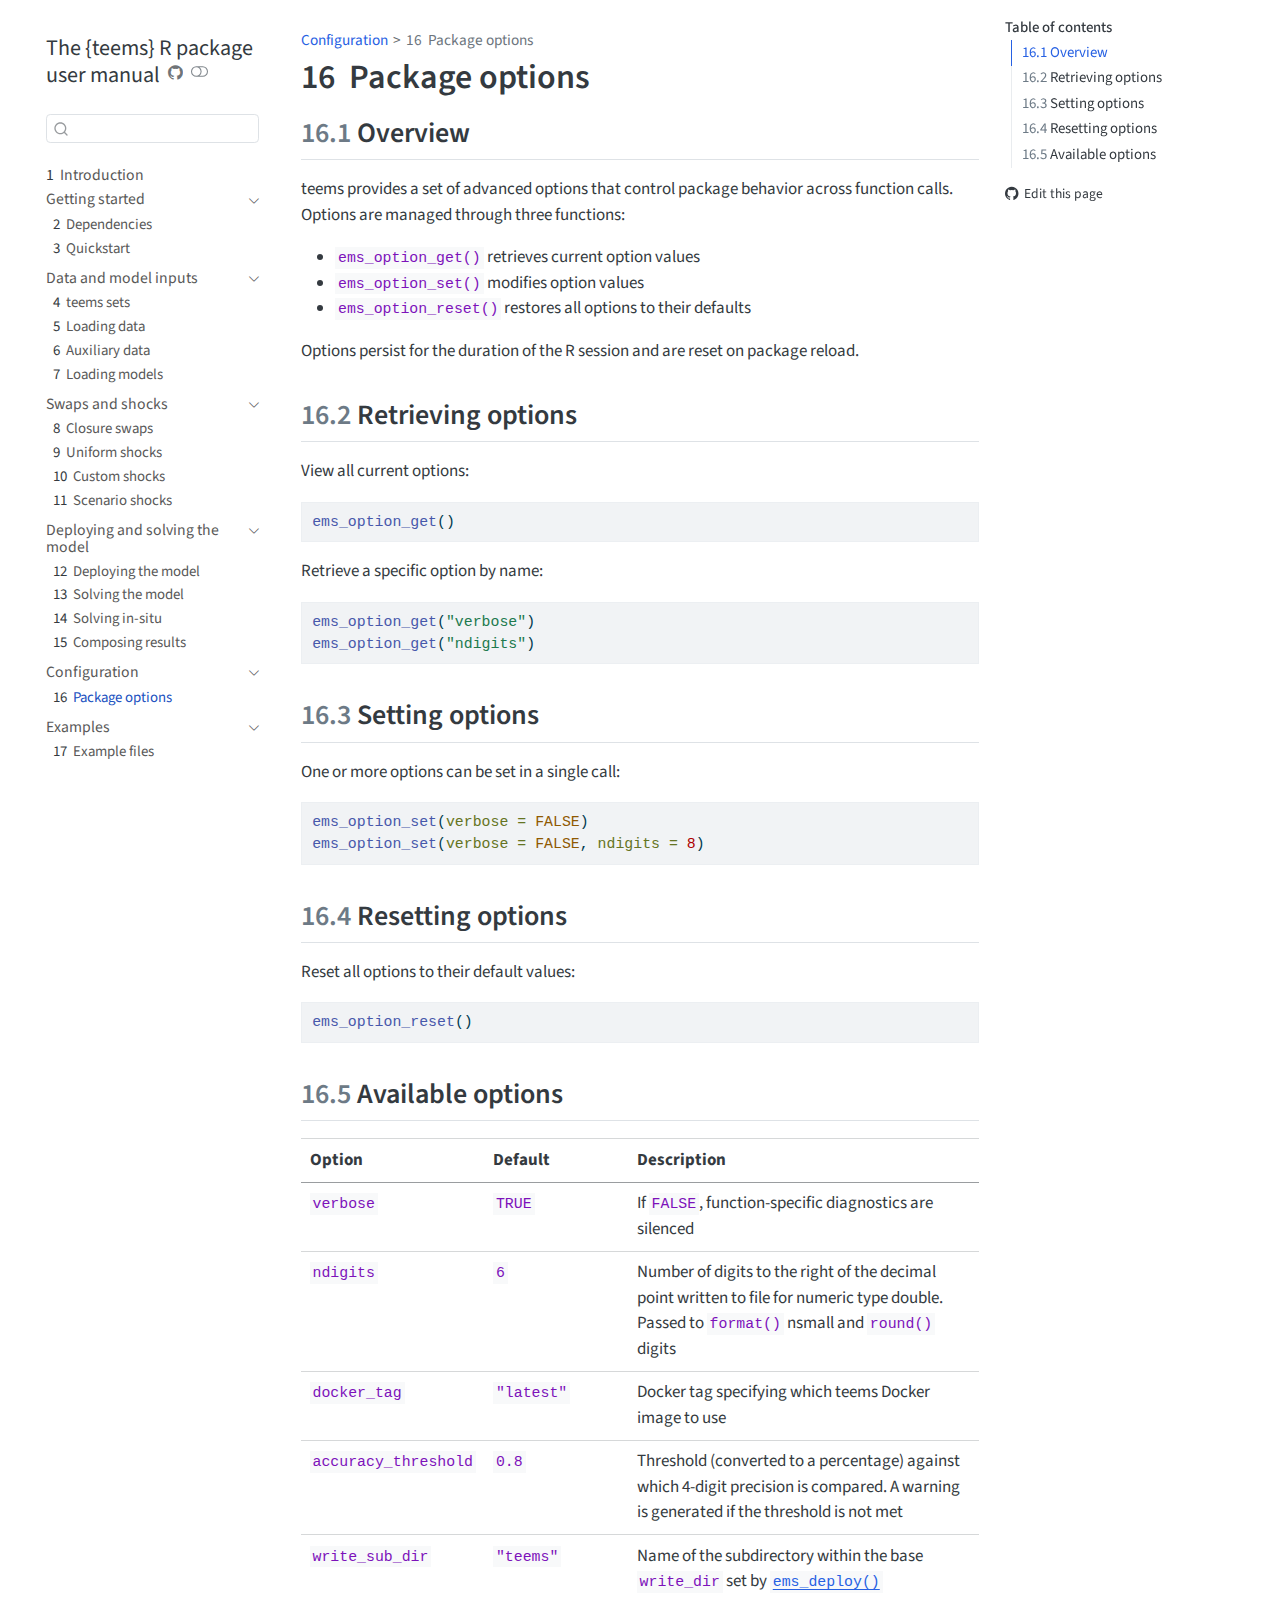
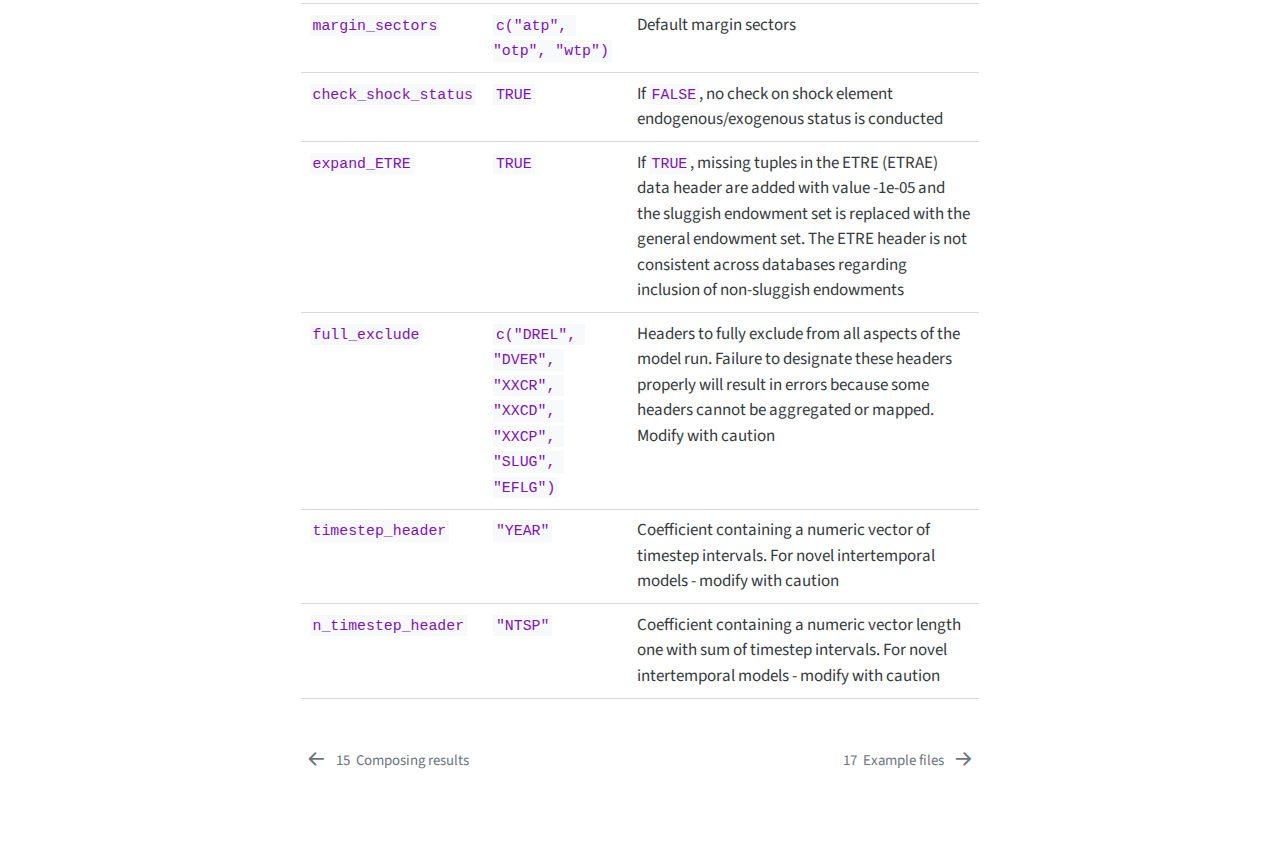
<file: options.html>
<!DOCTYPE html>
<html xmlns="http://www.w3.org/1999/xhtml" lang="en" xml:lang="en"><head>

<meta charset="utf-8">
<meta name="generator" content="quarto-1.7.31">

<meta name="viewport" content="width=device-width, initial-scale=1.0, user-scalable=yes">


<title>16&nbsp; Package options – The {teems} R package user manual</title>
<style>
code{white-space: pre-wrap;}
span.smallcaps{font-variant: small-caps;}
div.columns{display: flex; gap: min(4vw, 1.5em);}
div.column{flex: auto; overflow-x: auto;}
div.hanging-indent{margin-left: 1.5em; text-indent: -1.5em;}
ul.task-list{list-style: none;}
ul.task-list li input[type="checkbox"] {
  width: 0.8em;
  margin: 0 0.8em 0.2em -1em; /* quarto-specific, see https://github.com/quarto-dev/quarto-cli/issues/4556 */ 
  vertical-align: middle;
}
/* CSS for syntax highlighting */
html { -webkit-text-size-adjust: 100%; }
pre > code.sourceCode { white-space: pre; position: relative; }
pre > code.sourceCode > span { display: inline-block; line-height: 1.25; }
pre > code.sourceCode > span:empty { height: 1.2em; }
.sourceCode { overflow: visible; }
code.sourceCode > span { color: inherit; text-decoration: inherit; }
div.sourceCode { margin: 1em 0; }
pre.sourceCode { margin: 0; }
@media screen {
div.sourceCode { overflow: auto; }
}
@media print {
pre > code.sourceCode { white-space: pre-wrap; }
pre > code.sourceCode > span { text-indent: -5em; padding-left: 5em; }
}
pre.numberSource code
  { counter-reset: source-line 0; }
pre.numberSource code > span
  { position: relative; left: -4em; counter-increment: source-line; }
pre.numberSource code > span > a:first-child::before
  { content: counter(source-line);
    position: relative; left: -1em; text-align: right; vertical-align: baseline;
    border: none; display: inline-block;
    -webkit-touch-callout: none; -webkit-user-select: none;
    -khtml-user-select: none; -moz-user-select: none;
    -ms-user-select: none; user-select: none;
    padding: 0 4px; width: 4em;
  }
pre.numberSource { margin-left: 3em;  padding-left: 4px; }
div.sourceCode
  {   }
@media screen {
pre > code.sourceCode > span > a:first-child::before { text-decoration: underline; }
}
</style>


<script src="site_libs/quarto-nav/quarto-nav.js"></script>
<script src="site_libs/quarto-nav/headroom.min.js"></script>
<script src="site_libs/clipboard/clipboard.min.js"></script>
<script src="site_libs/quarto-search/autocomplete.umd.js"></script>
<script src="site_libs/quarto-search/fuse.min.js"></script>
<script src="site_libs/quarto-search/quarto-search.js"></script>
<meta name="quarto:offset" content="./">
<link href="./example.html" rel="next">
<link href="./compose.html" rel="prev">
<link href="./man/figures/logo.png" rel="icon" type="image/png">
<script src="site_libs/quarto-html/quarto.js" type="module"></script>
<script src="site_libs/quarto-html/tabsets/tabsets.js" type="module"></script>
<script src="site_libs/quarto-html/popper.min.js"></script>
<script src="site_libs/quarto-html/tippy.umd.min.js"></script>
<script src="site_libs/quarto-html/anchor.min.js"></script>
<link href="site_libs/quarto-html/tippy.css" rel="stylesheet">
<link href="site_libs/quarto-html/quarto-syntax-highlighting-e1a5c8363afafaef2c763b6775fbf3ca.css" rel="stylesheet" class="quarto-color-scheme" id="quarto-text-highlighting-styles">
<link href="site_libs/quarto-html/quarto-syntax-highlighting-dark-8ef56b68f8fa1e9d2ba328e99e439f80.css" rel="stylesheet" class="quarto-color-scheme quarto-color-alternate" id="quarto-text-highlighting-styles">
<link href="site_libs/quarto-html/quarto-syntax-highlighting-e1a5c8363afafaef2c763b6775fbf3ca.css" rel="stylesheet" class="quarto-color-scheme-extra" id="quarto-text-highlighting-styles">
<script src="site_libs/bootstrap/bootstrap.min.js"></script>
<link href="site_libs/bootstrap/bootstrap-icons.css" rel="stylesheet">
<link href="site_libs/bootstrap/bootstrap-813e30108dcf73170a1c733c14950347.min.css" rel="stylesheet" append-hash="true" class="quarto-color-scheme" id="quarto-bootstrap" data-mode="light">
<link href="site_libs/bootstrap/bootstrap-dark-56946a84a55d7b2346e72611fe48b419.min.css" rel="stylesheet" append-hash="true" class="quarto-color-scheme quarto-color-alternate" id="quarto-bootstrap" data-mode="dark">
<link href="site_libs/bootstrap/bootstrap-813e30108dcf73170a1c733c14950347.min.css" rel="stylesheet" append-hash="true" class="quarto-color-scheme-extra" id="quarto-bootstrap" data-mode="light">
<script id="quarto-search-options" type="application/json">{
  "location": "sidebar",
  "copy-button": false,
  "collapse-after": 3,
  "panel-placement": "start",
  "type": "textbox",
  "limit": 50,
  "keyboard-shortcut": [
    "f",
    "/",
    "s"
  ],
  "show-item-context": false,
  "language": {
    "search-no-results-text": "No results",
    "search-matching-documents-text": "matching documents",
    "search-copy-link-title": "Copy link to search",
    "search-hide-matches-text": "Hide additional matches",
    "search-more-match-text": "more match in this document",
    "search-more-matches-text": "more matches in this document",
    "search-clear-button-title": "Clear",
    "search-text-placeholder": "",
    "search-detached-cancel-button-title": "Cancel",
    "search-submit-button-title": "Submit",
    "search-label": "Search"
  }
}</script>


<link rel="stylesheet" href="styles.scss">
</head>

<body class="nav-sidebar floating quarto-light"><script id="quarto-html-before-body" type="application/javascript">
    const toggleBodyColorMode = (bsSheetEl) => {
      const mode = bsSheetEl.getAttribute("data-mode");
      const bodyEl = window.document.querySelector("body");
      if (mode === "dark") {
        bodyEl.classList.add("quarto-dark");
        bodyEl.classList.remove("quarto-light");
      } else {
        bodyEl.classList.add("quarto-light");
        bodyEl.classList.remove("quarto-dark");
      }
    }
    const toggleBodyColorPrimary = () => {
      const bsSheetEl = window.document.querySelector("link#quarto-bootstrap:not([rel=disabled-stylesheet])");
      if (bsSheetEl) {
        toggleBodyColorMode(bsSheetEl);
      }
    }
    const setColorSchemeToggle = (alternate) => {
      const toggles = window.document.querySelectorAll('.quarto-color-scheme-toggle');
      for (let i=0; i < toggles.length; i++) {
        const toggle = toggles[i];
        if (toggle) {
          if (alternate) {
            toggle.classList.add("alternate");
          } else {
            toggle.classList.remove("alternate");
          }
        }
      }
    };
    const toggleColorMode = (alternate) => {
      // Switch the stylesheets
      const primaryStylesheets = window.document.querySelectorAll('link.quarto-color-scheme:not(.quarto-color-alternate)');
      const alternateStylesheets = window.document.querySelectorAll('link.quarto-color-scheme.quarto-color-alternate');
      manageTransitions('#quarto-margin-sidebar .nav-link', false);
      if (alternate) {
        // note: dark is layered on light, we don't disable primary!
        enableStylesheet(alternateStylesheets);
        for (const sheetNode of alternateStylesheets) {
          if (sheetNode.id === "quarto-bootstrap") {
            toggleBodyColorMode(sheetNode);
          }
        }
      } else {
        disableStylesheet(alternateStylesheets);
        enableStylesheet(primaryStylesheets)
        toggleBodyColorPrimary();
      }
      manageTransitions('#quarto-margin-sidebar .nav-link', true);
      // Switch the toggles
      setColorSchemeToggle(alternate)
      // Hack to workaround the fact that safari doesn't
      // properly recolor the scrollbar when toggling (#1455)
      if (navigator.userAgent.indexOf('Safari') > 0 && navigator.userAgent.indexOf('Chrome') == -1) {
        manageTransitions("body", false);
        window.scrollTo(0, 1);
        setTimeout(() => {
          window.scrollTo(0, 0);
          manageTransitions("body", true);
        }, 40);
      }
    }
    const disableStylesheet = (stylesheets) => {
      for (let i=0; i < stylesheets.length; i++) {
        const stylesheet = stylesheets[i];
        stylesheet.rel = 'disabled-stylesheet';
      }
    }
    const enableStylesheet = (stylesheets) => {
      for (let i=0; i < stylesheets.length; i++) {
        const stylesheet = stylesheets[i];
        if(stylesheet.rel !== 'stylesheet') { // for Chrome, which will still FOUC without this check
          stylesheet.rel = 'stylesheet';
        }
      }
    }
    const manageTransitions = (selector, allowTransitions) => {
      const els = window.document.querySelectorAll(selector);
      for (let i=0; i < els.length; i++) {
        const el = els[i];
        if (allowTransitions) {
          el.classList.remove('notransition');
        } else {
          el.classList.add('notransition');
        }
      }
    }
    const isFileUrl = () => {
      return window.location.protocol === 'file:';
    }
    const hasAlternateSentinel = () => {
      let styleSentinel = getColorSchemeSentinel();
      if (styleSentinel !== null) {
        return styleSentinel === "alternate";
      } else {
        return false;
      }
    }
    const setStyleSentinel = (alternate) => {
      const value = alternate ? "alternate" : "default";
      if (!isFileUrl()) {
        window.localStorage.setItem("quarto-color-scheme", value);
      } else {
        localAlternateSentinel = value;
      }
    }
    const getColorSchemeSentinel = () => {
      if (!isFileUrl()) {
        const storageValue = window.localStorage.getItem("quarto-color-scheme");
        return storageValue != null ? storageValue : localAlternateSentinel;
      } else {
        return localAlternateSentinel;
      }
    }
    const toggleGiscusIfUsed = (isAlternate, darkModeDefault) => {
      const baseTheme = document.querySelector('#giscus-base-theme')?.value ?? 'light';
      const alternateTheme = document.querySelector('#giscus-alt-theme')?.value ?? 'dark';
      let newTheme = '';
      if(authorPrefersDark) {
        newTheme = isAlternate ? baseTheme : alternateTheme;
      } else {
        newTheme = isAlternate ? alternateTheme : baseTheme;
      }
      const changeGiscusTheme = () => {
        // From: https://github.com/giscus/giscus/issues/336
        const sendMessage = (message) => {
          const iframe = document.querySelector('iframe.giscus-frame');
          if (!iframe) return;
          iframe.contentWindow.postMessage({ giscus: message }, 'https://giscus.app');
        }
        sendMessage({
          setConfig: {
            theme: newTheme
          }
        });
      }
      const isGiscussLoaded = window.document.querySelector('iframe.giscus-frame') !== null;
      if (isGiscussLoaded) {
        changeGiscusTheme();
      }
    };
    const authorPrefersDark = false;
    const darkModeDefault = authorPrefersDark;
      document.querySelector('link#quarto-text-highlighting-styles.quarto-color-scheme-extra').rel = 'disabled-stylesheet';
      document.querySelector('link#quarto-bootstrap.quarto-color-scheme-extra').rel = 'disabled-stylesheet';
    let localAlternateSentinel = darkModeDefault ? 'alternate' : 'default';
    // Dark / light mode switch
    window.quartoToggleColorScheme = () => {
      // Read the current dark / light value
      let toAlternate = !hasAlternateSentinel();
      toggleColorMode(toAlternate);
      setStyleSentinel(toAlternate);
      toggleGiscusIfUsed(toAlternate, darkModeDefault);
      window.dispatchEvent(new Event('resize'));
    };
    // Switch to dark mode if need be
    if (hasAlternateSentinel()) {
      toggleColorMode(true);
    } else {
      toggleColorMode(false);
    }
  </script>

<div id="quarto-search-results"></div>
  <header id="quarto-header" class="headroom fixed-top">
  <nav class="quarto-secondary-nav">
    <div class="container-fluid d-flex">
      <button type="button" class="quarto-btn-toggle btn" data-bs-toggle="collapse" role="button" data-bs-target=".quarto-sidebar-collapse-item" aria-controls="quarto-sidebar" aria-expanded="false" aria-label="Toggle sidebar navigation" onclick="if (window.quartoToggleHeadroom) { window.quartoToggleHeadroom(); }">
        <i class="bi bi-layout-text-sidebar-reverse"></i>
      </button>
        <nav class="quarto-page-breadcrumbs" aria-label="breadcrumb"><ol class="breadcrumb"><li class="breadcrumb-item"><a href="./options.html">Configuration</a></li><li class="breadcrumb-item"><a href="./options.html"><span class="chapter-number">16</span>&nbsp; <span class="chapter-title">Package options</span></a></li></ol></nav>
        <a class="flex-grow-1" role="navigation" data-bs-toggle="collapse" data-bs-target=".quarto-sidebar-collapse-item" aria-controls="quarto-sidebar" aria-expanded="false" aria-label="Toggle sidebar navigation" onclick="if (window.quartoToggleHeadroom) { window.quartoToggleHeadroom(); }">      
        </a>
      <button type="button" class="btn quarto-search-button" aria-label="Search" onclick="window.quartoOpenSearch();">
        <i class="bi bi-search"></i>
      </button>
    </div>
  </nav>
</header>
<!-- content -->
<div id="quarto-content" class="quarto-container page-columns page-rows-contents page-layout-article">
<!-- sidebar -->
  <nav id="quarto-sidebar" class="sidebar collapse collapse-horizontal quarto-sidebar-collapse-item sidebar-navigation floating overflow-auto">
    <div class="pt-lg-2 mt-2 text-left sidebar-header">
    <div class="sidebar-title mb-0 py-0">
      <a href="./">The {teems} R package user manual</a> 
        <div class="sidebar-tools-main">
    <a href="https://github.com/teemsphere/teemsphere.github.io" title="Source Code" class="quarto-navigation-tool px-1" aria-label="Source Code"><i class="bi bi-github"></i></a>
  <a href="" class="quarto-color-scheme-toggle quarto-navigation-tool  px-1" onclick="window.quartoToggleColorScheme(); return false;" title="Toggle dark mode"><i class="bi"></i></a>
</div>
    </div>
      </div>
        <div class="mt-2 flex-shrink-0 align-items-center">
        <div class="sidebar-search">
        <div id="quarto-search" class="" title="Search"></div>
        </div>
        </div>
    <div class="sidebar-menu-container"> 
    <ul class="list-unstyled mt-1">
        <li class="sidebar-item">
  <div class="sidebar-item-container"> 
  <a href="./index.html" class="sidebar-item-text sidebar-link">
 <span class="menu-text"><span class="chapter-number">1</span>&nbsp; <span class="chapter-title">Introduction</span></span></a>
  </div>
</li>
        <li class="sidebar-item sidebar-item-section">
      <div class="sidebar-item-container"> 
            <a class="sidebar-item-text sidebar-link text-start" data-bs-toggle="collapse" data-bs-target="#quarto-sidebar-section-1" role="navigation" aria-expanded="true">
 <span class="menu-text">Getting started</span></a>
          <a class="sidebar-item-toggle text-start" data-bs-toggle="collapse" data-bs-target="#quarto-sidebar-section-1" role="navigation" aria-expanded="true" aria-label="Toggle section">
            <i class="bi bi-chevron-right ms-2"></i>
          </a> 
      </div>
      <ul id="quarto-sidebar-section-1" class="collapse list-unstyled sidebar-section depth1 show">  
          <li class="sidebar-item">
  <div class="sidebar-item-container"> 
  <a href="./dependencies.html" class="sidebar-item-text sidebar-link">
 <span class="menu-text"><span class="chapter-number">2</span>&nbsp; <span class="chapter-title">Dependencies</span></span></a>
  </div>
</li>
          <li class="sidebar-item">
  <div class="sidebar-item-container"> 
  <a href="./quickstart.html" class="sidebar-item-text sidebar-link">
 <span class="menu-text"><span class="chapter-number">3</span>&nbsp; <span class="chapter-title">Quickstart</span></span></a>
  </div>
</li>
      </ul>
  </li>
        <li class="sidebar-item sidebar-item-section">
      <div class="sidebar-item-container"> 
            <a class="sidebar-item-text sidebar-link text-start" data-bs-toggle="collapse" data-bs-target="#quarto-sidebar-section-2" role="navigation" aria-expanded="true">
 <span class="menu-text">Data and model inputs</span></a>
          <a class="sidebar-item-toggle text-start" data-bs-toggle="collapse" data-bs-target="#quarto-sidebar-section-2" role="navigation" aria-expanded="true" aria-label="Toggle section">
            <i class="bi bi-chevron-right ms-2"></i>
          </a> 
      </div>
      <ul id="quarto-sidebar-section-2" class="collapse list-unstyled sidebar-section depth1 show">  
          <li class="sidebar-item">
  <div class="sidebar-item-container"> 
  <a href="./set_mappings.html" class="sidebar-item-text sidebar-link">
 <span class="menu-text"><span class="chapter-number">4</span>&nbsp; <span class="chapter-title">teems sets</span></span></a>
  </div>
</li>
          <li class="sidebar-item">
  <div class="sidebar-item-container"> 
  <a href="./data_load.html" class="sidebar-item-text sidebar-link">
 <span class="menu-text"><span class="chapter-number">5</span>&nbsp; <span class="chapter-title">Loading data</span></span></a>
  </div>
</li>
          <li class="sidebar-item">
  <div class="sidebar-item-container"> 
  <a href="./aux_load.html" class="sidebar-item-text sidebar-link">
 <span class="menu-text"><span class="chapter-number">6</span>&nbsp; <span class="chapter-title">Auxiliary data</span></span></a>
  </div>
</li>
          <li class="sidebar-item">
  <div class="sidebar-item-container"> 
  <a href="./model_load.html" class="sidebar-item-text sidebar-link">
 <span class="menu-text"><span class="chapter-number">7</span>&nbsp; <span class="chapter-title">Loading models</span></span></a>
  </div>
</li>
      </ul>
  </li>
        <li class="sidebar-item sidebar-item-section">
      <div class="sidebar-item-container"> 
            <a class="sidebar-item-text sidebar-link text-start" data-bs-toggle="collapse" data-bs-target="#quarto-sidebar-section-3" role="navigation" aria-expanded="true">
 <span class="menu-text">Swaps and shocks</span></a>
          <a class="sidebar-item-toggle text-start" data-bs-toggle="collapse" data-bs-target="#quarto-sidebar-section-3" role="navigation" aria-expanded="true" aria-label="Toggle section">
            <i class="bi bi-chevron-right ms-2"></i>
          </a> 
      </div>
      <ul id="quarto-sidebar-section-3" class="collapse list-unstyled sidebar-section depth1 show">  
          <li class="sidebar-item">
  <div class="sidebar-item-container"> 
  <a href="./swaps.html" class="sidebar-item-text sidebar-link">
 <span class="menu-text"><span class="chapter-number">8</span>&nbsp; <span class="chapter-title">Closure swaps</span></span></a>
  </div>
</li>
          <li class="sidebar-item">
  <div class="sidebar-item-container"> 
  <a href="./uniform_shocks.html" class="sidebar-item-text sidebar-link">
 <span class="menu-text"><span class="chapter-number">9</span>&nbsp; <span class="chapter-title">Uniform shocks</span></span></a>
  </div>
</li>
          <li class="sidebar-item">
  <div class="sidebar-item-container"> 
  <a href="./custom_shocks.html" class="sidebar-item-text sidebar-link">
 <span class="menu-text"><span class="chapter-number">10</span>&nbsp; <span class="chapter-title">Custom shocks</span></span></a>
  </div>
</li>
          <li class="sidebar-item">
  <div class="sidebar-item-container"> 
  <a href="./scenario_shocks.html" class="sidebar-item-text sidebar-link">
 <span class="menu-text"><span class="chapter-number">11</span>&nbsp; <span class="chapter-title">Scenario shocks</span></span></a>
  </div>
</li>
      </ul>
  </li>
        <li class="sidebar-item sidebar-item-section">
      <div class="sidebar-item-container"> 
            <a class="sidebar-item-text sidebar-link text-start" data-bs-toggle="collapse" data-bs-target="#quarto-sidebar-section-4" role="navigation" aria-expanded="true">
 <span class="menu-text">Deploying and solving the model</span></a>
          <a class="sidebar-item-toggle text-start" data-bs-toggle="collapse" data-bs-target="#quarto-sidebar-section-4" role="navigation" aria-expanded="true" aria-label="Toggle section">
            <i class="bi bi-chevron-right ms-2"></i>
          </a> 
      </div>
      <ul id="quarto-sidebar-section-4" class="collapse list-unstyled sidebar-section depth1 show">  
          <li class="sidebar-item">
  <div class="sidebar-item-container"> 
  <a href="./deploy.html" class="sidebar-item-text sidebar-link">
 <span class="menu-text"><span class="chapter-number">12</span>&nbsp; <span class="chapter-title">Deploying the model</span></span></a>
  </div>
</li>
          <li class="sidebar-item">
  <div class="sidebar-item-container"> 
  <a href="./solve.html" class="sidebar-item-text sidebar-link">
 <span class="menu-text"><span class="chapter-number">13</span>&nbsp; <span class="chapter-title">Solving the model</span></span></a>
  </div>
</li>
          <li class="sidebar-item">
  <div class="sidebar-item-container"> 
  <a href="./solve_in_situ.html" class="sidebar-item-text sidebar-link">
 <span class="menu-text"><span class="chapter-number">14</span>&nbsp; <span class="chapter-title">Solving in-situ</span></span></a>
  </div>
</li>
          <li class="sidebar-item">
  <div class="sidebar-item-container"> 
  <a href="./compose.html" class="sidebar-item-text sidebar-link">
 <span class="menu-text"><span class="chapter-number">15</span>&nbsp; <span class="chapter-title">Composing results</span></span></a>
  </div>
</li>
      </ul>
  </li>
        <li class="sidebar-item sidebar-item-section">
      <div class="sidebar-item-container"> 
            <a class="sidebar-item-text sidebar-link text-start" data-bs-toggle="collapse" data-bs-target="#quarto-sidebar-section-5" role="navigation" aria-expanded="true">
 <span class="menu-text">Configuration</span></a>
          <a class="sidebar-item-toggle text-start" data-bs-toggle="collapse" data-bs-target="#quarto-sidebar-section-5" role="navigation" aria-expanded="true" aria-label="Toggle section">
            <i class="bi bi-chevron-right ms-2"></i>
          </a> 
      </div>
      <ul id="quarto-sidebar-section-5" class="collapse list-unstyled sidebar-section depth1 show">  
          <li class="sidebar-item">
  <div class="sidebar-item-container"> 
  <a href="./options.html" class="sidebar-item-text sidebar-link active">
 <span class="menu-text"><span class="chapter-number">16</span>&nbsp; <span class="chapter-title">Package options</span></span></a>
  </div>
</li>
      </ul>
  </li>
        <li class="sidebar-item sidebar-item-section">
      <div class="sidebar-item-container"> 
            <a class="sidebar-item-text sidebar-link text-start" data-bs-toggle="collapse" data-bs-target="#quarto-sidebar-section-6" role="navigation" aria-expanded="true">
 <span class="menu-text">Examples</span></a>
          <a class="sidebar-item-toggle text-start" data-bs-toggle="collapse" data-bs-target="#quarto-sidebar-section-6" role="navigation" aria-expanded="true" aria-label="Toggle section">
            <i class="bi bi-chevron-right ms-2"></i>
          </a> 
      </div>
      <ul id="quarto-sidebar-section-6" class="collapse list-unstyled sidebar-section depth1 show">  
          <li class="sidebar-item">
  <div class="sidebar-item-container"> 
  <a href="./example.html" class="sidebar-item-text sidebar-link">
 <span class="menu-text"><span class="chapter-number">17</span>&nbsp; <span class="chapter-title">Example files</span></span></a>
  </div>
</li>
      </ul>
  </li>
    </ul>
    </div>
</nav>
<div id="quarto-sidebar-glass" class="quarto-sidebar-collapse-item" data-bs-toggle="collapse" data-bs-target=".quarto-sidebar-collapse-item"></div>
<!-- margin-sidebar -->
    <div id="quarto-margin-sidebar" class="sidebar margin-sidebar">
        <nav id="TOC" role="doc-toc" class="toc-active">
    <h2 id="toc-title">Table of contents</h2>
   
  <ul>
  <li><a href="#overview" id="toc-overview" class="nav-link active" data-scroll-target="#overview"><span class="header-section-number">16.1</span> Overview</a></li>
  <li><a href="#retrieving-options" id="toc-retrieving-options" class="nav-link" data-scroll-target="#retrieving-options"><span class="header-section-number">16.2</span> Retrieving options</a></li>
  <li><a href="#setting-options" id="toc-setting-options" class="nav-link" data-scroll-target="#setting-options"><span class="header-section-number">16.3</span> Setting options</a></li>
  <li><a href="#resetting-options" id="toc-resetting-options" class="nav-link" data-scroll-target="#resetting-options"><span class="header-section-number">16.4</span> Resetting options</a></li>
  <li><a href="#available-options" id="toc-available-options" class="nav-link" data-scroll-target="#available-options"><span class="header-section-number">16.5</span> Available options</a></li>
  </ul>
<div class="toc-actions"><ul><li><a href="https://github.com/teemsphere/teemsphere.github.io/edit/main/options.qmd" class="toc-action"><i class="bi bi-github"></i>Edit this page</a></li></ul></div></nav>
    </div>
<!-- main -->
<main class="content" id="quarto-document-content">


<header id="title-block-header" class="quarto-title-block default"><nav class="quarto-page-breadcrumbs quarto-title-breadcrumbs d-none d-lg-block" aria-label="breadcrumb"><ol class="breadcrumb"><li class="breadcrumb-item"><a href="./options.html">Configuration</a></li><li class="breadcrumb-item"><a href="./options.html"><span class="chapter-number">16</span>&nbsp; <span class="chapter-title">Package options</span></a></li></ol></nav>
<div class="quarto-title">
<h1 class="title"><span class="chapter-number">16</span>&nbsp; <span class="chapter-title">Package options</span></h1>
</div>



<div class="quarto-title-meta">

    
  
    
  </div>
  


</header>


<section id="overview" class="level2" data-number="16.1">
<h2 data-number="16.1" class="anchored" data-anchor-id="overview"><span class="header-section-number">16.1</span> Overview</h2>
<p>teems provides a set of advanced options that control package behavior across function calls. Options are managed through three functions:</p>
<ul>
<li><code>ems_option_get()</code> retrieves current option values</li>
<li><code>ems_option_set()</code> modifies option values</li>
<li><code>ems_option_reset()</code> restores all options to their defaults</li>
</ul>
<p>Options persist for the duration of the R session and are reset on package reload.</p>
</section>
<section id="retrieving-options" class="level2" data-number="16.2">
<h2 data-number="16.2" class="anchored" data-anchor-id="retrieving-options"><span class="header-section-number">16.2</span> Retrieving options</h2>
<p>View all current options:</p>
<div class="sourceCode" id="cb1"><pre class="sourceCode r code-with-copy"><code class="sourceCode r"><span id="cb1-1"><a href="#cb1-1" aria-hidden="true" tabindex="-1"></a><span class="fu">ems_option_get</span>()</span></code><button title="Copy to Clipboard" class="code-copy-button"><i class="bi"></i></button></pre></div>
<p>Retrieve a specific option by name:</p>
<div class="sourceCode" id="cb2"><pre class="sourceCode r code-with-copy"><code class="sourceCode r"><span id="cb2-1"><a href="#cb2-1" aria-hidden="true" tabindex="-1"></a><span class="fu">ems_option_get</span>(<span class="st">"verbose"</span>)</span>
<span id="cb2-2"><a href="#cb2-2" aria-hidden="true" tabindex="-1"></a><span class="fu">ems_option_get</span>(<span class="st">"ndigits"</span>)</span></code><button title="Copy to Clipboard" class="code-copy-button"><i class="bi"></i></button></pre></div>
</section>
<section id="setting-options" class="level2" data-number="16.3">
<h2 data-number="16.3" class="anchored" data-anchor-id="setting-options"><span class="header-section-number">16.3</span> Setting options</h2>
<p>One or more options can be set in a single call:</p>
<div class="sourceCode" id="cb3"><pre class="sourceCode r code-with-copy"><code class="sourceCode r"><span id="cb3-1"><a href="#cb3-1" aria-hidden="true" tabindex="-1"></a><span class="fu">ems_option_set</span>(<span class="at">verbose =</span> <span class="cn">FALSE</span>)</span>
<span id="cb3-2"><a href="#cb3-2" aria-hidden="true" tabindex="-1"></a><span class="fu">ems_option_set</span>(<span class="at">verbose =</span> <span class="cn">FALSE</span>, <span class="at">ndigits =</span> <span class="dv">8</span>)</span></code><button title="Copy to Clipboard" class="code-copy-button"><i class="bi"></i></button></pre></div>
</section>
<section id="resetting-options" class="level2" data-number="16.4">
<h2 data-number="16.4" class="anchored" data-anchor-id="resetting-options"><span class="header-section-number">16.4</span> Resetting options</h2>
<p>Reset all options to their default values:</p>
<div class="sourceCode" id="cb4"><pre class="sourceCode r code-with-copy"><code class="sourceCode r"><span id="cb4-1"><a href="#cb4-1" aria-hidden="true" tabindex="-1"></a><span class="fu">ems_option_reset</span>()</span></code><button title="Copy to Clipboard" class="code-copy-button"><i class="bi"></i></button></pre></div>
</section>
<section id="available-options" class="level2" data-number="16.5">
<h2 data-number="16.5" class="anchored" data-anchor-id="available-options"><span class="header-section-number">16.5</span> Available options</h2>
<table class="caption-top table">
<thead>
<tr class="header">
<th>Option</th>
<th>Default</th>
<th>Description</th>
</tr>
</thead>
<tbody>
<tr class="odd">
<td><code>verbose</code></td>
<td><code>TRUE</code></td>
<td>If <code>FALSE</code>, function-specific diagnostics are silenced</td>
</tr>
<tr class="even">
<td><code>ndigits</code></td>
<td><code>6</code></td>
<td>Number of digits to the right of the decimal point written to file for numeric type double. Passed to <code>format()</code> nsmall and <code>round()</code> digits</td>
</tr>
<tr class="odd">
<td><code>docker_tag</code></td>
<td><code>"latest"</code></td>
<td>Docker tag specifying which teems Docker image to use</td>
</tr>
<tr class="even">
<td><code>accuracy_threshold</code></td>
<td><code>0.8</code></td>
<td>Threshold (converted to a percentage) against which 4-digit precision is compared. A warning is generated if the threshold is not met</td>
</tr>
<tr class="odd">
<td><code>write_sub_dir</code></td>
<td><code>"teems"</code></td>
<td>Name of the subdirectory within the base <code>write_dir</code> set by <a href="./deploy.html"><code>ems_deploy()</code></a></td>
</tr>
<tr class="even">
<td><code>margin_sectors</code></td>
<td><code>c("atp", "otp", "wtp")</code></td>
<td>Default margin sectors</td>
</tr>
<tr class="odd">
<td><code>check_shock_status</code></td>
<td><code>TRUE</code></td>
<td>If <code>FALSE</code>, no check on shock element endogenous/exogenous status is conducted</td>
</tr>
<tr class="even">
<td><code>expand_ETRE</code></td>
<td><code>TRUE</code></td>
<td>If <code>TRUE</code>, missing tuples in the ETRE (ETRAE) data header are added with value -1e-05 and the sluggish endowment set is replaced with the general endowment set. The ETRE header is not consistent across databases regarding inclusion of non-sluggish endowments</td>
</tr>
<tr class="odd">
<td><code>full_exclude</code></td>
<td><code>c("DREL", "DVER", "XXCR", "XXCD", "XXCP", "SLUG", "EFLG")</code></td>
<td>Headers to fully exclude from all aspects of the model run. Failure to designate these headers properly will result in errors because some headers cannot be aggregated or mapped. Modify with caution</td>
</tr>
<tr class="even">
<td><code>timestep_header</code></td>
<td><code>"YEAR"</code></td>
<td>Coefficient containing a numeric vector of timestep intervals. For novel intertemporal models - modify with caution</td>
</tr>
<tr class="odd">
<td><code>n_timestep_header</code></td>
<td><code>"NTSP"</code></td>
<td>Coefficient containing a numeric vector length one with sum of timestep intervals. For novel intertemporal models - modify with caution</td>
</tr>
</tbody>
</table>


</section>

</main> <!-- /main -->
<script id="quarto-html-after-body" type="application/javascript">
  window.document.addEventListener("DOMContentLoaded", function (event) {
    // Ensure there is a toggle, if there isn't float one in the top right
    if (window.document.querySelector('.quarto-color-scheme-toggle') === null) {
      const a = window.document.createElement('a');
      a.classList.add('top-right');
      a.classList.add('quarto-color-scheme-toggle');
      a.href = "";
      a.onclick = function() { try { window.quartoToggleColorScheme(); } catch {} return false; };
      const i = window.document.createElement("i");
      i.classList.add('bi');
      a.appendChild(i);
      window.document.body.appendChild(a);
    }
    setColorSchemeToggle(hasAlternateSentinel())
    const icon = "";
    const anchorJS = new window.AnchorJS();
    anchorJS.options = {
      placement: 'right',
      icon: icon
    };
    anchorJS.add('.anchored');
    const isCodeAnnotation = (el) => {
      for (const clz of el.classList) {
        if (clz.startsWith('code-annotation-')) {                     
          return true;
        }
      }
      return false;
    }
    const onCopySuccess = function(e) {
      // button target
      const button = e.trigger;
      // don't keep focus
      button.blur();
      // flash "checked"
      button.classList.add('code-copy-button-checked');
      var currentTitle = button.getAttribute("title");
      button.setAttribute("title", "Copied!");
      let tooltip;
      if (window.bootstrap) {
        button.setAttribute("data-bs-toggle", "tooltip");
        button.setAttribute("data-bs-placement", "left");
        button.setAttribute("data-bs-title", "Copied!");
        tooltip = new bootstrap.Tooltip(button, 
          { trigger: "manual", 
            customClass: "code-copy-button-tooltip",
            offset: [0, -8]});
        tooltip.show();    
      }
      setTimeout(function() {
        if (tooltip) {
          tooltip.hide();
          button.removeAttribute("data-bs-title");
          button.removeAttribute("data-bs-toggle");
          button.removeAttribute("data-bs-placement");
        }
        button.setAttribute("title", currentTitle);
        button.classList.remove('code-copy-button-checked');
      }, 1000);
      // clear code selection
      e.clearSelection();
    }
    const getTextToCopy = function(trigger) {
        const codeEl = trigger.previousElementSibling.cloneNode(true);
        for (const childEl of codeEl.children) {
          if (isCodeAnnotation(childEl)) {
            childEl.remove();
          }
        }
        return codeEl.innerText;
    }
    const clipboard = new window.ClipboardJS('.code-copy-button:not([data-in-quarto-modal])', {
      text: getTextToCopy
    });
    clipboard.on('success', onCopySuccess);
    if (window.document.getElementById('quarto-embedded-source-code-modal')) {
      const clipboardModal = new window.ClipboardJS('.code-copy-button[data-in-quarto-modal]', {
        text: getTextToCopy,
        container: window.document.getElementById('quarto-embedded-source-code-modal')
      });
      clipboardModal.on('success', onCopySuccess);
    }
      var localhostRegex = new RegExp(/^(?:http|https):\/\/localhost\:?[0-9]*\//);
      var mailtoRegex = new RegExp(/^mailto:/);
        var filterRegex = new RegExp("https:\/\/teemsphere\.github\.io\/");
      var isInternal = (href) => {
          return filterRegex.test(href) || localhostRegex.test(href) || mailtoRegex.test(href);
      }
      // Inspect non-navigation links and adorn them if external
     var links = window.document.querySelectorAll('a[href]:not(.nav-link):not(.navbar-brand):not(.toc-action):not(.sidebar-link):not(.sidebar-item-toggle):not(.pagination-link):not(.no-external):not([aria-hidden]):not(.dropdown-item):not(.quarto-navigation-tool):not(.about-link)');
      for (var i=0; i<links.length; i++) {
        const link = links[i];
        if (!isInternal(link.href)) {
          // undo the damage that might have been done by quarto-nav.js in the case of
          // links that we want to consider external
          if (link.dataset.originalHref !== undefined) {
            link.href = link.dataset.originalHref;
          }
        }
      }
    function tippyHover(el, contentFn, onTriggerFn, onUntriggerFn) {
      const config = {
        allowHTML: true,
        maxWidth: 500,
        delay: 100,
        arrow: false,
        appendTo: function(el) {
            return el.parentElement;
        },
        interactive: true,
        interactiveBorder: 10,
        theme: 'quarto',
        placement: 'bottom-start',
      };
      if (contentFn) {
        config.content = contentFn;
      }
      if (onTriggerFn) {
        config.onTrigger = onTriggerFn;
      }
      if (onUntriggerFn) {
        config.onUntrigger = onUntriggerFn;
      }
      window.tippy(el, config); 
    }
    const noterefs = window.document.querySelectorAll('a[role="doc-noteref"]');
    for (var i=0; i<noterefs.length; i++) {
      const ref = noterefs[i];
      tippyHover(ref, function() {
        // use id or data attribute instead here
        let href = ref.getAttribute('data-footnote-href') || ref.getAttribute('href');
        try { href = new URL(href).hash; } catch {}
        const id = href.replace(/^#\/?/, "");
        const note = window.document.getElementById(id);
        if (note) {
          return note.innerHTML;
        } else {
          return "";
        }
      });
    }
    const xrefs = window.document.querySelectorAll('a.quarto-xref');
    const processXRef = (id, note) => {
      // Strip column container classes
      const stripColumnClz = (el) => {
        el.classList.remove("page-full", "page-columns");
        if (el.children) {
          for (const child of el.children) {
            stripColumnClz(child);
          }
        }
      }
      stripColumnClz(note)
      if (id === null || id.startsWith('sec-')) {
        // Special case sections, only their first couple elements
        const container = document.createElement("div");
        if (note.children && note.children.length > 2) {
          container.appendChild(note.children[0].cloneNode(true));
          for (let i = 1; i < note.children.length; i++) {
            const child = note.children[i];
            if (child.tagName === "P" && child.innerText === "") {
              continue;
            } else {
              container.appendChild(child.cloneNode(true));
              break;
            }
          }
          if (window.Quarto?.typesetMath) {
            window.Quarto.typesetMath(container);
          }
          return container.innerHTML
        } else {
          if (window.Quarto?.typesetMath) {
            window.Quarto.typesetMath(note);
          }
          return note.innerHTML;
        }
      } else {
        // Remove any anchor links if they are present
        const anchorLink = note.querySelector('a.anchorjs-link');
        if (anchorLink) {
          anchorLink.remove();
        }
        if (window.Quarto?.typesetMath) {
          window.Quarto.typesetMath(note);
        }
        if (note.classList.contains("callout")) {
          return note.outerHTML;
        } else {
          return note.innerHTML;
        }
      }
    }
    for (var i=0; i<xrefs.length; i++) {
      const xref = xrefs[i];
      tippyHover(xref, undefined, function(instance) {
        instance.disable();
        let url = xref.getAttribute('href');
        let hash = undefined; 
        if (url.startsWith('#')) {
          hash = url;
        } else {
          try { hash = new URL(url).hash; } catch {}
        }
        if (hash) {
          const id = hash.replace(/^#\/?/, "");
          const note = window.document.getElementById(id);
          if (note !== null) {
            try {
              const html = processXRef(id, note.cloneNode(true));
              instance.setContent(html);
            } finally {
              instance.enable();
              instance.show();
            }
          } else {
            // See if we can fetch this
            fetch(url.split('#')[0])
            .then(res => res.text())
            .then(html => {
              const parser = new DOMParser();
              const htmlDoc = parser.parseFromString(html, "text/html");
              const note = htmlDoc.getElementById(id);
              if (note !== null) {
                const html = processXRef(id, note);
                instance.setContent(html);
              } 
            }).finally(() => {
              instance.enable();
              instance.show();
            });
          }
        } else {
          // See if we can fetch a full url (with no hash to target)
          // This is a special case and we should probably do some content thinning / targeting
          fetch(url)
          .then(res => res.text())
          .then(html => {
            const parser = new DOMParser();
            const htmlDoc = parser.parseFromString(html, "text/html");
            const note = htmlDoc.querySelector('main.content');
            if (note !== null) {
              // This should only happen for chapter cross references
              // (since there is no id in the URL)
              // remove the first header
              if (note.children.length > 0 && note.children[0].tagName === "HEADER") {
                note.children[0].remove();
              }
              const html = processXRef(null, note);
              instance.setContent(html);
            } 
          }).finally(() => {
            instance.enable();
            instance.show();
          });
        }
      }, function(instance) {
      });
    }
        let selectedAnnoteEl;
        const selectorForAnnotation = ( cell, annotation) => {
          let cellAttr = 'data-code-cell="' + cell + '"';
          let lineAttr = 'data-code-annotation="' +  annotation + '"';
          const selector = 'span[' + cellAttr + '][' + lineAttr + ']';
          return selector;
        }
        const selectCodeLines = (annoteEl) => {
          const doc = window.document;
          const targetCell = annoteEl.getAttribute("data-target-cell");
          const targetAnnotation = annoteEl.getAttribute("data-target-annotation");
          const annoteSpan = window.document.querySelector(selectorForAnnotation(targetCell, targetAnnotation));
          const lines = annoteSpan.getAttribute("data-code-lines").split(",");
          const lineIds = lines.map((line) => {
            return targetCell + "-" + line;
          })
          let top = null;
          let height = null;
          let parent = null;
          if (lineIds.length > 0) {
              //compute the position of the single el (top and bottom and make a div)
              const el = window.document.getElementById(lineIds[0]);
              top = el.offsetTop;
              height = el.offsetHeight;
              parent = el.parentElement.parentElement;
            if (lineIds.length > 1) {
              const lastEl = window.document.getElementById(lineIds[lineIds.length - 1]);
              const bottom = lastEl.offsetTop + lastEl.offsetHeight;
              height = bottom - top;
            }
            if (top !== null && height !== null && parent !== null) {
              // cook up a div (if necessary) and position it 
              let div = window.document.getElementById("code-annotation-line-highlight");
              if (div === null) {
                div = window.document.createElement("div");
                div.setAttribute("id", "code-annotation-line-highlight");
                div.style.position = 'absolute';
                parent.appendChild(div);
              }
              div.style.top = top - 2 + "px";
              div.style.height = height + 4 + "px";
              div.style.left = 0;
              let gutterDiv = window.document.getElementById("code-annotation-line-highlight-gutter");
              if (gutterDiv === null) {
                gutterDiv = window.document.createElement("div");
                gutterDiv.setAttribute("id", "code-annotation-line-highlight-gutter");
                gutterDiv.style.position = 'absolute';
                const codeCell = window.document.getElementById(targetCell);
                const gutter = codeCell.querySelector('.code-annotation-gutter');
                gutter.appendChild(gutterDiv);
              }
              gutterDiv.style.top = top - 2 + "px";
              gutterDiv.style.height = height + 4 + "px";
            }
            selectedAnnoteEl = annoteEl;
          }
        };
        const unselectCodeLines = () => {
          const elementsIds = ["code-annotation-line-highlight", "code-annotation-line-highlight-gutter"];
          elementsIds.forEach((elId) => {
            const div = window.document.getElementById(elId);
            if (div) {
              div.remove();
            }
          });
          selectedAnnoteEl = undefined;
        };
          // Handle positioning of the toggle
      window.addEventListener(
        "resize",
        throttle(() => {
          elRect = undefined;
          if (selectedAnnoteEl) {
            selectCodeLines(selectedAnnoteEl);
          }
        }, 10)
      );
      function throttle(fn, ms) {
      let throttle = false;
      let timer;
        return (...args) => {
          if(!throttle) { // first call gets through
              fn.apply(this, args);
              throttle = true;
          } else { // all the others get throttled
              if(timer) clearTimeout(timer); // cancel #2
              timer = setTimeout(() => {
                fn.apply(this, args);
                timer = throttle = false;
              }, ms);
          }
        };
      }
        // Attach click handler to the DT
        const annoteDls = window.document.querySelectorAll('dt[data-target-cell]');
        for (const annoteDlNode of annoteDls) {
          annoteDlNode.addEventListener('click', (event) => {
            const clickedEl = event.target;
            if (clickedEl !== selectedAnnoteEl) {
              unselectCodeLines();
              const activeEl = window.document.querySelector('dt[data-target-cell].code-annotation-active');
              if (activeEl) {
                activeEl.classList.remove('code-annotation-active');
              }
              selectCodeLines(clickedEl);
              clickedEl.classList.add('code-annotation-active');
            } else {
              // Unselect the line
              unselectCodeLines();
              clickedEl.classList.remove('code-annotation-active');
            }
          });
        }
    const findCites = (el) => {
      const parentEl = el.parentElement;
      if (parentEl) {
        const cites = parentEl.dataset.cites;
        if (cites) {
          return {
            el,
            cites: cites.split(' ')
          };
        } else {
          return findCites(el.parentElement)
        }
      } else {
        return undefined;
      }
    };
    var bibliorefs = window.document.querySelectorAll('a[role="doc-biblioref"]');
    for (var i=0; i<bibliorefs.length; i++) {
      const ref = bibliorefs[i];
      const citeInfo = findCites(ref);
      if (citeInfo) {
        tippyHover(citeInfo.el, function() {
          var popup = window.document.createElement('div');
          citeInfo.cites.forEach(function(cite) {
            var citeDiv = window.document.createElement('div');
            citeDiv.classList.add('hanging-indent');
            citeDiv.classList.add('csl-entry');
            var biblioDiv = window.document.getElementById('ref-' + cite);
            if (biblioDiv) {
              citeDiv.innerHTML = biblioDiv.innerHTML;
            }
            popup.appendChild(citeDiv);
          });
          return popup.innerHTML;
        });
      }
    }
  });
  </script>
<nav class="page-navigation">
  <div class="nav-page nav-page-previous">
      <a href="./compose.html" class="pagination-link" aria-label="Composing results">
        <i class="bi bi-arrow-left-short"></i> <span class="nav-page-text"><span class="chapter-number">15</span>&nbsp; <span class="chapter-title">Composing results</span></span>
      </a>          
  </div>
  <div class="nav-page nav-page-next">
      <a href="./example.html" class="pagination-link" aria-label="Example files">
        <span class="nav-page-text"><span class="chapter-number">17</span>&nbsp; <span class="chapter-title">Example files</span></span> <i class="bi bi-arrow-right-short"></i>
      </a>
  </div>
</nav>
</div> <!-- /content -->




<footer class="footer"><div class="nav-footer"><div class="nav-footer-center"><div class="toc-actions d-sm-block d-md-none"><ul><li><a href="https://github.com/teemsphere/teemsphere.github.io/edit/main/options.qmd" class="toc-action"><i class="bi bi-github"></i>Edit this page</a></li></ul></div></div></div></footer></body></html>
</file>
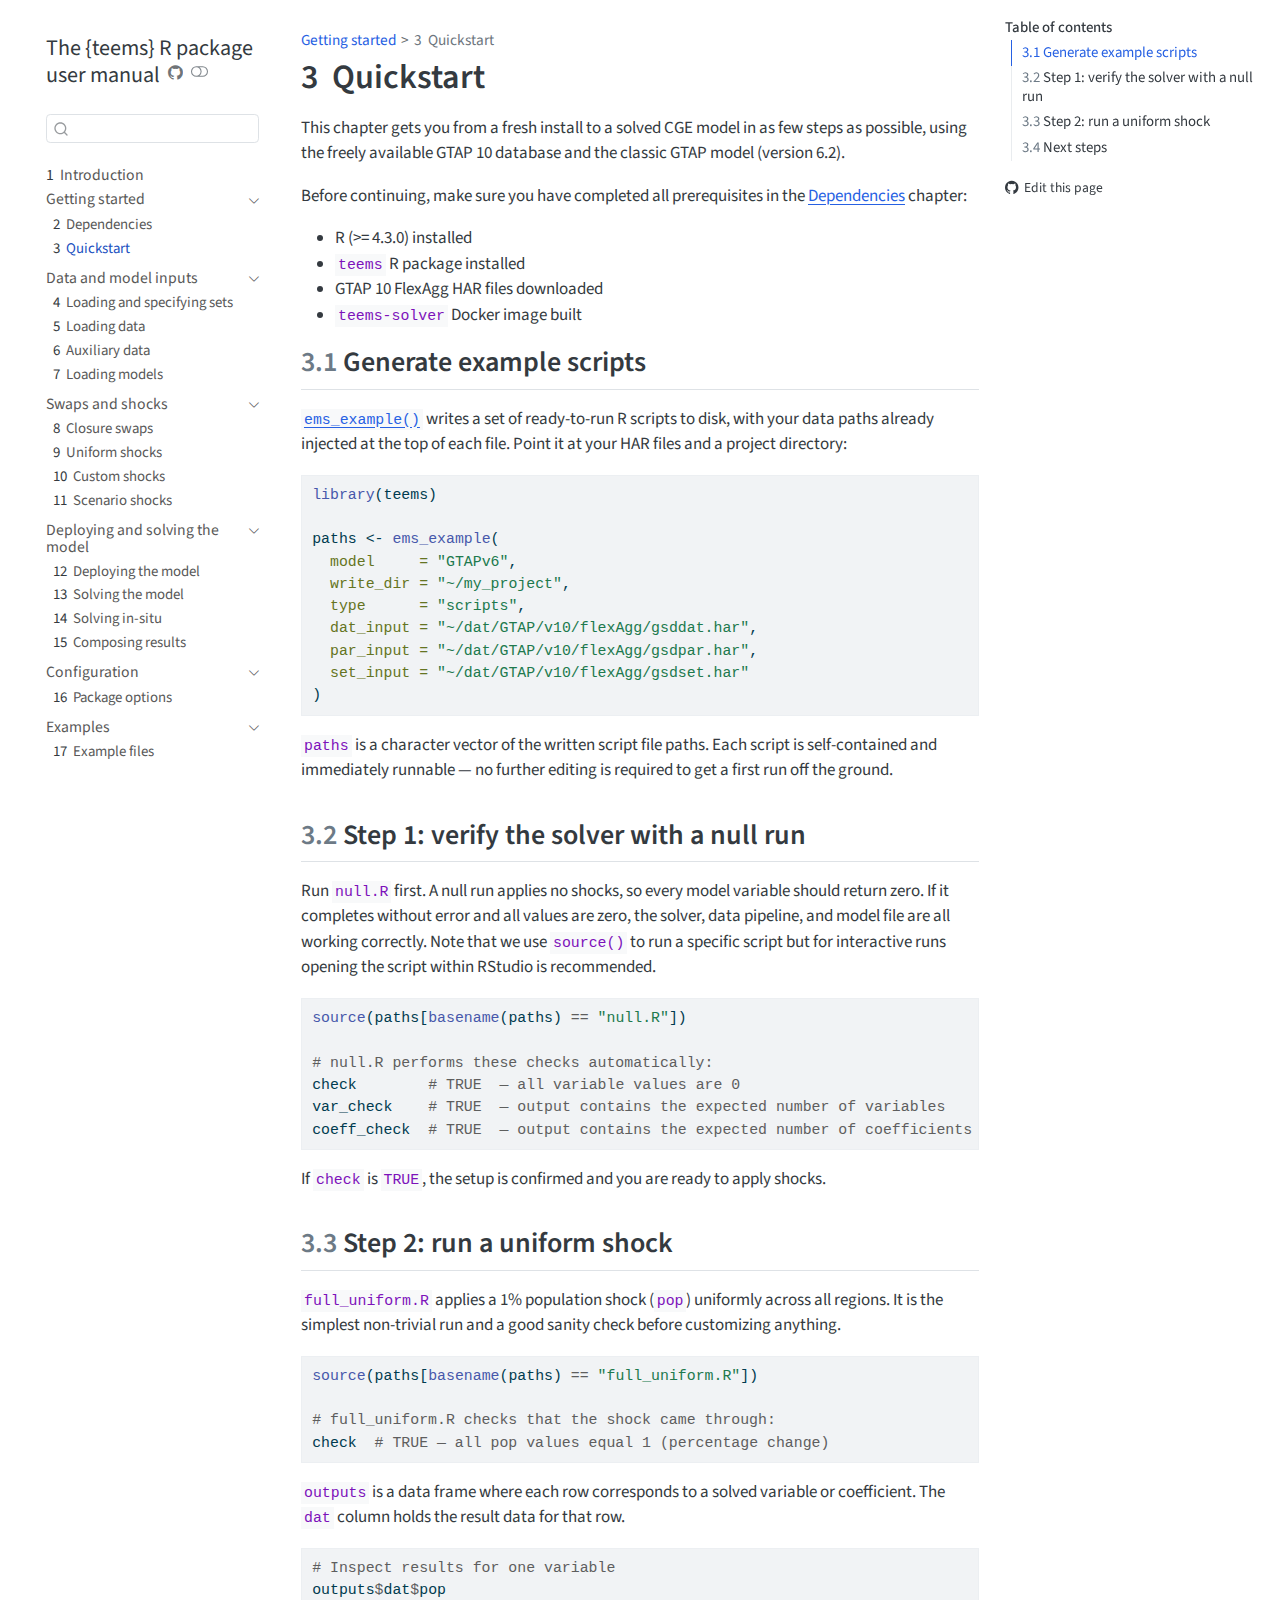
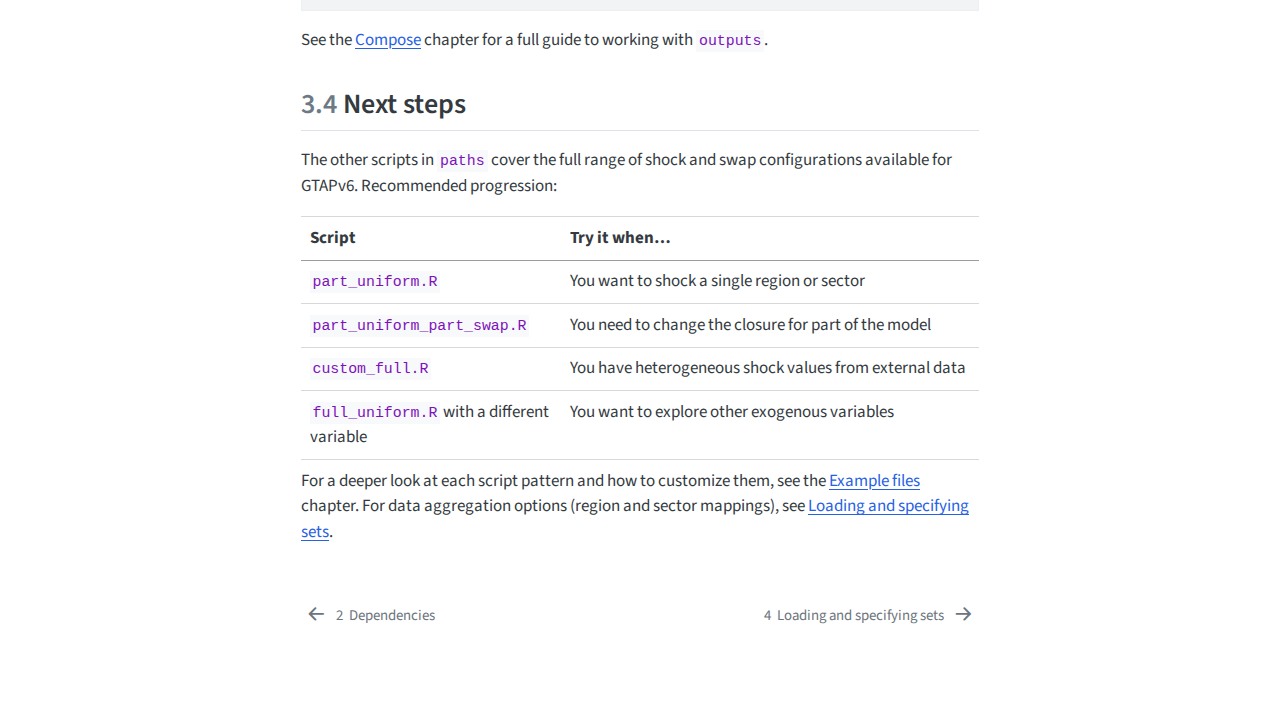
<file: quickstart.html>
<!DOCTYPE html>
<html xmlns="http://www.w3.org/1999/xhtml" lang="en" xml:lang="en"><head>

<meta charset="utf-8">
<meta name="generator" content="quarto-1.7.31">

<meta name="viewport" content="width=device-width, initial-scale=1.0, user-scalable=yes">


<title>3&nbsp; Quickstart – The {teems} R package user manual</title>
<style>
code{white-space: pre-wrap;}
span.smallcaps{font-variant: small-caps;}
div.columns{display: flex; gap: min(4vw, 1.5em);}
div.column{flex: auto; overflow-x: auto;}
div.hanging-indent{margin-left: 1.5em; text-indent: -1.5em;}
ul.task-list{list-style: none;}
ul.task-list li input[type="checkbox"] {
  width: 0.8em;
  margin: 0 0.8em 0.2em -1em; /* quarto-specific, see https://github.com/quarto-dev/quarto-cli/issues/4556 */ 
  vertical-align: middle;
}
/* CSS for syntax highlighting */
html { -webkit-text-size-adjust: 100%; }
pre > code.sourceCode { white-space: pre; position: relative; }
pre > code.sourceCode > span { display: inline-block; line-height: 1.25; }
pre > code.sourceCode > span:empty { height: 1.2em; }
.sourceCode { overflow: visible; }
code.sourceCode > span { color: inherit; text-decoration: inherit; }
div.sourceCode { margin: 1em 0; }
pre.sourceCode { margin: 0; }
@media screen {
div.sourceCode { overflow: auto; }
}
@media print {
pre > code.sourceCode { white-space: pre-wrap; }
pre > code.sourceCode > span { text-indent: -5em; padding-left: 5em; }
}
pre.numberSource code
  { counter-reset: source-line 0; }
pre.numberSource code > span
  { position: relative; left: -4em; counter-increment: source-line; }
pre.numberSource code > span > a:first-child::before
  { content: counter(source-line);
    position: relative; left: -1em; text-align: right; vertical-align: baseline;
    border: none; display: inline-block;
    -webkit-touch-callout: none; -webkit-user-select: none;
    -khtml-user-select: none; -moz-user-select: none;
    -ms-user-select: none; user-select: none;
    padding: 0 4px; width: 4em;
  }
pre.numberSource { margin-left: 3em;  padding-left: 4px; }
div.sourceCode
  {   }
@media screen {
pre > code.sourceCode > span > a:first-child::before { text-decoration: underline; }
}
</style>


<script src="site_libs/quarto-nav/quarto-nav.js"></script>
<script src="site_libs/quarto-nav/headroom.min.js"></script>
<script src="site_libs/clipboard/clipboard.min.js"></script>
<script src="site_libs/quarto-search/autocomplete.umd.js"></script>
<script src="site_libs/quarto-search/fuse.min.js"></script>
<script src="site_libs/quarto-search/quarto-search.js"></script>
<meta name="quarto:offset" content="./">
<link href="./set_mappings.html" rel="next">
<link href="./dependencies.html" rel="prev">
<link href="./man/figures/logo.png" rel="icon" type="image/png">
<script src="site_libs/quarto-html/quarto.js" type="module"></script>
<script src="site_libs/quarto-html/tabsets/tabsets.js" type="module"></script>
<script src="site_libs/quarto-html/popper.min.js"></script>
<script src="site_libs/quarto-html/tippy.umd.min.js"></script>
<script src="site_libs/quarto-html/anchor.min.js"></script>
<link href="site_libs/quarto-html/tippy.css" rel="stylesheet">
<link href="site_libs/quarto-html/quarto-syntax-highlighting-e1a5c8363afafaef2c763b6775fbf3ca.css" rel="stylesheet" class="quarto-color-scheme" id="quarto-text-highlighting-styles">
<link href="site_libs/quarto-html/quarto-syntax-highlighting-dark-8ef56b68f8fa1e9d2ba328e99e439f80.css" rel="stylesheet" class="quarto-color-scheme quarto-color-alternate" id="quarto-text-highlighting-styles">
<link href="site_libs/quarto-html/quarto-syntax-highlighting-e1a5c8363afafaef2c763b6775fbf3ca.css" rel="stylesheet" class="quarto-color-scheme-extra" id="quarto-text-highlighting-styles">
<script src="site_libs/bootstrap/bootstrap.min.js"></script>
<link href="site_libs/bootstrap/bootstrap-icons.css" rel="stylesheet">
<link href="site_libs/bootstrap/bootstrap-813e30108dcf73170a1c733c14950347.min.css" rel="stylesheet" append-hash="true" class="quarto-color-scheme" id="quarto-bootstrap" data-mode="light">
<link href="site_libs/bootstrap/bootstrap-dark-56946a84a55d7b2346e72611fe48b419.min.css" rel="stylesheet" append-hash="true" class="quarto-color-scheme quarto-color-alternate" id="quarto-bootstrap" data-mode="dark">
<link href="site_libs/bootstrap/bootstrap-813e30108dcf73170a1c733c14950347.min.css" rel="stylesheet" append-hash="true" class="quarto-color-scheme-extra" id="quarto-bootstrap" data-mode="light">
<script id="quarto-search-options" type="application/json">{
  "location": "sidebar",
  "copy-button": false,
  "collapse-after": 3,
  "panel-placement": "start",
  "type": "textbox",
  "limit": 50,
  "keyboard-shortcut": [
    "f",
    "/",
    "s"
  ],
  "show-item-context": false,
  "language": {
    "search-no-results-text": "No results",
    "search-matching-documents-text": "matching documents",
    "search-copy-link-title": "Copy link to search",
    "search-hide-matches-text": "Hide additional matches",
    "search-more-match-text": "more match in this document",
    "search-more-matches-text": "more matches in this document",
    "search-clear-button-title": "Clear",
    "search-text-placeholder": "",
    "search-detached-cancel-button-title": "Cancel",
    "search-submit-button-title": "Submit",
    "search-label": "Search"
  }
}</script>


<link rel="stylesheet" href="styles.scss">
</head>

<body class="nav-sidebar floating quarto-light"><script id="quarto-html-before-body" type="application/javascript">
    const toggleBodyColorMode = (bsSheetEl) => {
      const mode = bsSheetEl.getAttribute("data-mode");
      const bodyEl = window.document.querySelector("body");
      if (mode === "dark") {
        bodyEl.classList.add("quarto-dark");
        bodyEl.classList.remove("quarto-light");
      } else {
        bodyEl.classList.add("quarto-light");
        bodyEl.classList.remove("quarto-dark");
      }
    }
    const toggleBodyColorPrimary = () => {
      const bsSheetEl = window.document.querySelector("link#quarto-bootstrap:not([rel=disabled-stylesheet])");
      if (bsSheetEl) {
        toggleBodyColorMode(bsSheetEl);
      }
    }
    const setColorSchemeToggle = (alternate) => {
      const toggles = window.document.querySelectorAll('.quarto-color-scheme-toggle');
      for (let i=0; i < toggles.length; i++) {
        const toggle = toggles[i];
        if (toggle) {
          if (alternate) {
            toggle.classList.add("alternate");
          } else {
            toggle.classList.remove("alternate");
          }
        }
      }
    };
    const toggleColorMode = (alternate) => {
      // Switch the stylesheets
      const primaryStylesheets = window.document.querySelectorAll('link.quarto-color-scheme:not(.quarto-color-alternate)');
      const alternateStylesheets = window.document.querySelectorAll('link.quarto-color-scheme.quarto-color-alternate');
      manageTransitions('#quarto-margin-sidebar .nav-link', false);
      if (alternate) {
        // note: dark is layered on light, we don't disable primary!
        enableStylesheet(alternateStylesheets);
        for (const sheetNode of alternateStylesheets) {
          if (sheetNode.id === "quarto-bootstrap") {
            toggleBodyColorMode(sheetNode);
          }
        }
      } else {
        disableStylesheet(alternateStylesheets);
        enableStylesheet(primaryStylesheets)
        toggleBodyColorPrimary();
      }
      manageTransitions('#quarto-margin-sidebar .nav-link', true);
      // Switch the toggles
      setColorSchemeToggle(alternate)
      // Hack to workaround the fact that safari doesn't
      // properly recolor the scrollbar when toggling (#1455)
      if (navigator.userAgent.indexOf('Safari') > 0 && navigator.userAgent.indexOf('Chrome') == -1) {
        manageTransitions("body", false);
        window.scrollTo(0, 1);
        setTimeout(() => {
          window.scrollTo(0, 0);
          manageTransitions("body", true);
        }, 40);
      }
    }
    const disableStylesheet = (stylesheets) => {
      for (let i=0; i < stylesheets.length; i++) {
        const stylesheet = stylesheets[i];
        stylesheet.rel = 'disabled-stylesheet';
      }
    }
    const enableStylesheet = (stylesheets) => {
      for (let i=0; i < stylesheets.length; i++) {
        const stylesheet = stylesheets[i];
        if(stylesheet.rel !== 'stylesheet') { // for Chrome, which will still FOUC without this check
          stylesheet.rel = 'stylesheet';
        }
      }
    }
    const manageTransitions = (selector, allowTransitions) => {
      const els = window.document.querySelectorAll(selector);
      for (let i=0; i < els.length; i++) {
        const el = els[i];
        if (allowTransitions) {
          el.classList.remove('notransition');
        } else {
          el.classList.add('notransition');
        }
      }
    }
    const isFileUrl = () => {
      return window.location.protocol === 'file:';
    }
    const hasAlternateSentinel = () => {
      let styleSentinel = getColorSchemeSentinel();
      if (styleSentinel !== null) {
        return styleSentinel === "alternate";
      } else {
        return false;
      }
    }
    const setStyleSentinel = (alternate) => {
      const value = alternate ? "alternate" : "default";
      if (!isFileUrl()) {
        window.localStorage.setItem("quarto-color-scheme", value);
      } else {
        localAlternateSentinel = value;
      }
    }
    const getColorSchemeSentinel = () => {
      if (!isFileUrl()) {
        const storageValue = window.localStorage.getItem("quarto-color-scheme");
        return storageValue != null ? storageValue : localAlternateSentinel;
      } else {
        return localAlternateSentinel;
      }
    }
    const toggleGiscusIfUsed = (isAlternate, darkModeDefault) => {
      const baseTheme = document.querySelector('#giscus-base-theme')?.value ?? 'light';
      const alternateTheme = document.querySelector('#giscus-alt-theme')?.value ?? 'dark';
      let newTheme = '';
      if(authorPrefersDark) {
        newTheme = isAlternate ? baseTheme : alternateTheme;
      } else {
        newTheme = isAlternate ? alternateTheme : baseTheme;
      }
      const changeGiscusTheme = () => {
        // From: https://github.com/giscus/giscus/issues/336
        const sendMessage = (message) => {
          const iframe = document.querySelector('iframe.giscus-frame');
          if (!iframe) return;
          iframe.contentWindow.postMessage({ giscus: message }, 'https://giscus.app');
        }
        sendMessage({
          setConfig: {
            theme: newTheme
          }
        });
      }
      const isGiscussLoaded = window.document.querySelector('iframe.giscus-frame') !== null;
      if (isGiscussLoaded) {
        changeGiscusTheme();
      }
    };
    const authorPrefersDark = false;
    const darkModeDefault = authorPrefersDark;
      document.querySelector('link#quarto-text-highlighting-styles.quarto-color-scheme-extra').rel = 'disabled-stylesheet';
      document.querySelector('link#quarto-bootstrap.quarto-color-scheme-extra').rel = 'disabled-stylesheet';
    let localAlternateSentinel = darkModeDefault ? 'alternate' : 'default';
    // Dark / light mode switch
    window.quartoToggleColorScheme = () => {
      // Read the current dark / light value
      let toAlternate = !hasAlternateSentinel();
      toggleColorMode(toAlternate);
      setStyleSentinel(toAlternate);
      toggleGiscusIfUsed(toAlternate, darkModeDefault);
      window.dispatchEvent(new Event('resize'));
    };
    // Switch to dark mode if need be
    if (hasAlternateSentinel()) {
      toggleColorMode(true);
    } else {
      toggleColorMode(false);
    }
  </script>

<div id="quarto-search-results"></div>
  <header id="quarto-header" class="headroom fixed-top">
  <nav class="quarto-secondary-nav">
    <div class="container-fluid d-flex">
      <button type="button" class="quarto-btn-toggle btn" data-bs-toggle="collapse" role="button" data-bs-target=".quarto-sidebar-collapse-item" aria-controls="quarto-sidebar" aria-expanded="false" aria-label="Toggle sidebar navigation" onclick="if (window.quartoToggleHeadroom) { window.quartoToggleHeadroom(); }">
        <i class="bi bi-layout-text-sidebar-reverse"></i>
      </button>
        <nav class="quarto-page-breadcrumbs" aria-label="breadcrumb"><ol class="breadcrumb"><li class="breadcrumb-item"><a href="./dependencies.html">Getting started</a></li><li class="breadcrumb-item"><a href="./quickstart.html"><span class="chapter-number">3</span>&nbsp; <span class="chapter-title">Quickstart</span></a></li></ol></nav>
        <a class="flex-grow-1" role="navigation" data-bs-toggle="collapse" data-bs-target=".quarto-sidebar-collapse-item" aria-controls="quarto-sidebar" aria-expanded="false" aria-label="Toggle sidebar navigation" onclick="if (window.quartoToggleHeadroom) { window.quartoToggleHeadroom(); }">      
        </a>
      <button type="button" class="btn quarto-search-button" aria-label="Search" onclick="window.quartoOpenSearch();">
        <i class="bi bi-search"></i>
      </button>
    </div>
  </nav>
</header>
<!-- content -->
<div id="quarto-content" class="quarto-container page-columns page-rows-contents page-layout-article">
<!-- sidebar -->
  <nav id="quarto-sidebar" class="sidebar collapse collapse-horizontal quarto-sidebar-collapse-item sidebar-navigation floating overflow-auto">
    <div class="pt-lg-2 mt-2 text-left sidebar-header">
    <div class="sidebar-title mb-0 py-0">
      <a href="./">The {teems} R package user manual</a> 
        <div class="sidebar-tools-main">
    <a href="https://github.com/teemsphere/teemsphere.github.io" title="Source Code" class="quarto-navigation-tool px-1" aria-label="Source Code"><i class="bi bi-github"></i></a>
  <a href="" class="quarto-color-scheme-toggle quarto-navigation-tool  px-1" onclick="window.quartoToggleColorScheme(); return false;" title="Toggle dark mode"><i class="bi"></i></a>
</div>
    </div>
      </div>
        <div class="mt-2 flex-shrink-0 align-items-center">
        <div class="sidebar-search">
        <div id="quarto-search" class="" title="Search"></div>
        </div>
        </div>
    <div class="sidebar-menu-container"> 
    <ul class="list-unstyled mt-1">
        <li class="sidebar-item">
  <div class="sidebar-item-container"> 
  <a href="./index.html" class="sidebar-item-text sidebar-link">
 <span class="menu-text"><span class="chapter-number">1</span>&nbsp; <span class="chapter-title">Introduction</span></span></a>
  </div>
</li>
        <li class="sidebar-item sidebar-item-section">
      <div class="sidebar-item-container"> 
            <a class="sidebar-item-text sidebar-link text-start" data-bs-toggle="collapse" data-bs-target="#quarto-sidebar-section-1" role="navigation" aria-expanded="true">
 <span class="menu-text">Getting started</span></a>
          <a class="sidebar-item-toggle text-start" data-bs-toggle="collapse" data-bs-target="#quarto-sidebar-section-1" role="navigation" aria-expanded="true" aria-label="Toggle section">
            <i class="bi bi-chevron-right ms-2"></i>
          </a> 
      </div>
      <ul id="quarto-sidebar-section-1" class="collapse list-unstyled sidebar-section depth1 show">  
          <li class="sidebar-item">
  <div class="sidebar-item-container"> 
  <a href="./dependencies.html" class="sidebar-item-text sidebar-link">
 <span class="menu-text"><span class="chapter-number">2</span>&nbsp; <span class="chapter-title">Dependencies</span></span></a>
  </div>
</li>
          <li class="sidebar-item">
  <div class="sidebar-item-container"> 
  <a href="./quickstart.html" class="sidebar-item-text sidebar-link active">
 <span class="menu-text"><span class="chapter-number">3</span>&nbsp; <span class="chapter-title">Quickstart</span></span></a>
  </div>
</li>
      </ul>
  </li>
        <li class="sidebar-item sidebar-item-section">
      <div class="sidebar-item-container"> 
            <a class="sidebar-item-text sidebar-link text-start" data-bs-toggle="collapse" data-bs-target="#quarto-sidebar-section-2" role="navigation" aria-expanded="true">
 <span class="menu-text">Data and model inputs</span></a>
          <a class="sidebar-item-toggle text-start" data-bs-toggle="collapse" data-bs-target="#quarto-sidebar-section-2" role="navigation" aria-expanded="true" aria-label="Toggle section">
            <i class="bi bi-chevron-right ms-2"></i>
          </a> 
      </div>
      <ul id="quarto-sidebar-section-2" class="collapse list-unstyled sidebar-section depth1 show">  
          <li class="sidebar-item">
  <div class="sidebar-item-container"> 
  <a href="./set_mappings.html" class="sidebar-item-text sidebar-link">
 <span class="menu-text"><span class="chapter-number">4</span>&nbsp; <span class="chapter-title">Loading and specifying sets</span></span></a>
  </div>
</li>
          <li class="sidebar-item">
  <div class="sidebar-item-container"> 
  <a href="./data_load.html" class="sidebar-item-text sidebar-link">
 <span class="menu-text"><span class="chapter-number">5</span>&nbsp; <span class="chapter-title">Loading data</span></span></a>
  </div>
</li>
          <li class="sidebar-item">
  <div class="sidebar-item-container"> 
  <a href="./aux_load.html" class="sidebar-item-text sidebar-link">
 <span class="menu-text"><span class="chapter-number">6</span>&nbsp; <span class="chapter-title">Auxiliary data</span></span></a>
  </div>
</li>
          <li class="sidebar-item">
  <div class="sidebar-item-container"> 
  <a href="./model_load.html" class="sidebar-item-text sidebar-link">
 <span class="menu-text"><span class="chapter-number">7</span>&nbsp; <span class="chapter-title">Loading models</span></span></a>
  </div>
</li>
      </ul>
  </li>
        <li class="sidebar-item sidebar-item-section">
      <div class="sidebar-item-container"> 
            <a class="sidebar-item-text sidebar-link text-start" data-bs-toggle="collapse" data-bs-target="#quarto-sidebar-section-3" role="navigation" aria-expanded="true">
 <span class="menu-text">Swaps and shocks</span></a>
          <a class="sidebar-item-toggle text-start" data-bs-toggle="collapse" data-bs-target="#quarto-sidebar-section-3" role="navigation" aria-expanded="true" aria-label="Toggle section">
            <i class="bi bi-chevron-right ms-2"></i>
          </a> 
      </div>
      <ul id="quarto-sidebar-section-3" class="collapse list-unstyled sidebar-section depth1 show">  
          <li class="sidebar-item">
  <div class="sidebar-item-container"> 
  <a href="./swaps.html" class="sidebar-item-text sidebar-link">
 <span class="menu-text"><span class="chapter-number">8</span>&nbsp; <span class="chapter-title">Closure swaps</span></span></a>
  </div>
</li>
          <li class="sidebar-item">
  <div class="sidebar-item-container"> 
  <a href="./uniform_shocks.html" class="sidebar-item-text sidebar-link">
 <span class="menu-text"><span class="chapter-number">9</span>&nbsp; <span class="chapter-title">Uniform shocks</span></span></a>
  </div>
</li>
          <li class="sidebar-item">
  <div class="sidebar-item-container"> 
  <a href="./custom_shocks.html" class="sidebar-item-text sidebar-link">
 <span class="menu-text"><span class="chapter-number">10</span>&nbsp; <span class="chapter-title">Custom shocks</span></span></a>
  </div>
</li>
          <li class="sidebar-item">
  <div class="sidebar-item-container"> 
  <a href="./scenario_shocks.html" class="sidebar-item-text sidebar-link">
 <span class="menu-text"><span class="chapter-number">11</span>&nbsp; <span class="chapter-title">Scenario shocks</span></span></a>
  </div>
</li>
      </ul>
  </li>
        <li class="sidebar-item sidebar-item-section">
      <div class="sidebar-item-container"> 
            <a class="sidebar-item-text sidebar-link text-start" data-bs-toggle="collapse" data-bs-target="#quarto-sidebar-section-4" role="navigation" aria-expanded="true">
 <span class="menu-text">Deploying and solving the model</span></a>
          <a class="sidebar-item-toggle text-start" data-bs-toggle="collapse" data-bs-target="#quarto-sidebar-section-4" role="navigation" aria-expanded="true" aria-label="Toggle section">
            <i class="bi bi-chevron-right ms-2"></i>
          </a> 
      </div>
      <ul id="quarto-sidebar-section-4" class="collapse list-unstyled sidebar-section depth1 show">  
          <li class="sidebar-item">
  <div class="sidebar-item-container"> 
  <a href="./deploy.html" class="sidebar-item-text sidebar-link">
 <span class="menu-text"><span class="chapter-number">12</span>&nbsp; <span class="chapter-title">Deploying the model</span></span></a>
  </div>
</li>
          <li class="sidebar-item">
  <div class="sidebar-item-container"> 
  <a href="./solve.html" class="sidebar-item-text sidebar-link">
 <span class="menu-text"><span class="chapter-number">13</span>&nbsp; <span class="chapter-title">Solving the model</span></span></a>
  </div>
</li>
          <li class="sidebar-item">
  <div class="sidebar-item-container"> 
  <a href="./solve_in_situ.html" class="sidebar-item-text sidebar-link">
 <span class="menu-text"><span class="chapter-number">14</span>&nbsp; <span class="chapter-title">Solving in-situ</span></span></a>
  </div>
</li>
          <li class="sidebar-item">
  <div class="sidebar-item-container"> 
  <a href="./compose.html" class="sidebar-item-text sidebar-link">
 <span class="menu-text"><span class="chapter-number">15</span>&nbsp; <span class="chapter-title">Composing results</span></span></a>
  </div>
</li>
      </ul>
  </li>
        <li class="sidebar-item sidebar-item-section">
      <div class="sidebar-item-container"> 
            <a class="sidebar-item-text sidebar-link text-start" data-bs-toggle="collapse" data-bs-target="#quarto-sidebar-section-5" role="navigation" aria-expanded="true">
 <span class="menu-text">Configuration</span></a>
          <a class="sidebar-item-toggle text-start" data-bs-toggle="collapse" data-bs-target="#quarto-sidebar-section-5" role="navigation" aria-expanded="true" aria-label="Toggle section">
            <i class="bi bi-chevron-right ms-2"></i>
          </a> 
      </div>
      <ul id="quarto-sidebar-section-5" class="collapse list-unstyled sidebar-section depth1 show">  
          <li class="sidebar-item">
  <div class="sidebar-item-container"> 
  <a href="./options.html" class="sidebar-item-text sidebar-link">
 <span class="menu-text"><span class="chapter-number">16</span>&nbsp; <span class="chapter-title">Package options</span></span></a>
  </div>
</li>
      </ul>
  </li>
        <li class="sidebar-item sidebar-item-section">
      <div class="sidebar-item-container"> 
            <a class="sidebar-item-text sidebar-link text-start" data-bs-toggle="collapse" data-bs-target="#quarto-sidebar-section-6" role="navigation" aria-expanded="true">
 <span class="menu-text">Examples</span></a>
          <a class="sidebar-item-toggle text-start" data-bs-toggle="collapse" data-bs-target="#quarto-sidebar-section-6" role="navigation" aria-expanded="true" aria-label="Toggle section">
            <i class="bi bi-chevron-right ms-2"></i>
          </a> 
      </div>
      <ul id="quarto-sidebar-section-6" class="collapse list-unstyled sidebar-section depth1 show">  
          <li class="sidebar-item">
  <div class="sidebar-item-container"> 
  <a href="./example.html" class="sidebar-item-text sidebar-link">
 <span class="menu-text"><span class="chapter-number">17</span>&nbsp; <span class="chapter-title">Example files</span></span></a>
  </div>
</li>
      </ul>
  </li>
    </ul>
    </div>
</nav>
<div id="quarto-sidebar-glass" class="quarto-sidebar-collapse-item" data-bs-toggle="collapse" data-bs-target=".quarto-sidebar-collapse-item"></div>
<!-- margin-sidebar -->
    <div id="quarto-margin-sidebar" class="sidebar margin-sidebar">
        <nav id="TOC" role="doc-toc" class="toc-active">
    <h2 id="toc-title">Table of contents</h2>
   
  <ul>
  <li><a href="#generate-example-scripts" id="toc-generate-example-scripts" class="nav-link active" data-scroll-target="#generate-example-scripts"><span class="header-section-number">3.1</span> Generate example scripts</a></li>
  <li><a href="#step-1-verify-the-solver-with-a-null-run" id="toc-step-1-verify-the-solver-with-a-null-run" class="nav-link" data-scroll-target="#step-1-verify-the-solver-with-a-null-run"><span class="header-section-number">3.2</span> Step 1: verify the solver with a null run</a></li>
  <li><a href="#step-2-run-a-uniform-shock" id="toc-step-2-run-a-uniform-shock" class="nav-link" data-scroll-target="#step-2-run-a-uniform-shock"><span class="header-section-number">3.3</span> Step 2: run a uniform shock</a></li>
  <li><a href="#next-steps" id="toc-next-steps" class="nav-link" data-scroll-target="#next-steps"><span class="header-section-number">3.4</span> Next steps</a></li>
  </ul>
<div class="toc-actions"><ul><li><a href="https://github.com/teemsphere/teemsphere.github.io/edit/main/quickstart.qmd" class="toc-action"><i class="bi bi-github"></i>Edit this page</a></li></ul></div></nav>
    </div>
<!-- main -->
<main class="content" id="quarto-document-content">


<header id="title-block-header" class="quarto-title-block default"><nav class="quarto-page-breadcrumbs quarto-title-breadcrumbs d-none d-lg-block" aria-label="breadcrumb"><ol class="breadcrumb"><li class="breadcrumb-item"><a href="./dependencies.html">Getting started</a></li><li class="breadcrumb-item"><a href="./quickstart.html"><span class="chapter-number">3</span>&nbsp; <span class="chapter-title">Quickstart</span></a></li></ol></nav>
<div class="quarto-title">
<h1 class="title"><span id="quickstart" class="quarto-section-identifier"><span class="chapter-number">3</span>&nbsp; <span class="chapter-title">Quickstart</span></span></h1>
</div>



<div class="quarto-title-meta">

    
  
    
  </div>
  


</header>


<p>This chapter gets you from a fresh install to a solved CGE model in as few steps as possible, using the freely available GTAP 10 database and the classic GTAP model (version 6.2).</p>
<p>Before continuing, make sure you have completed all prerequisites in the <a href="./dependencies.html">Dependencies</a> chapter:</p>
<ul>
<li>R (&gt;= 4.3.0) installed</li>
<li><code>teems</code> R package installed</li>
<li>GTAP 10 FlexAgg HAR files downloaded</li>
<li><code>teems-solver</code> Docker image built</li>
</ul>
<section id="generate-example-scripts" class="level2" data-number="3.1">
<h2 data-number="3.1" class="anchored" data-anchor-id="generate-example-scripts"><span class="header-section-number">3.1</span> Generate example scripts</h2>
<p><a href="./example.html"><code>ems_example()</code></a> writes a set of ready-to-run R scripts to disk, with your data paths already injected at the top of each file. Point it at your HAR files and a project directory:</p>
<div class="sourceCode" id="cb1"><pre class="sourceCode r code-with-copy"><code class="sourceCode r"><span id="cb1-1"><a href="#cb1-1" aria-hidden="true" tabindex="-1"></a><span class="fu">library</span>(teems)</span>
<span id="cb1-2"><a href="#cb1-2" aria-hidden="true" tabindex="-1"></a></span>
<span id="cb1-3"><a href="#cb1-3" aria-hidden="true" tabindex="-1"></a>paths <span class="ot">&lt;-</span> <span class="fu">ems_example</span>(</span>
<span id="cb1-4"><a href="#cb1-4" aria-hidden="true" tabindex="-1"></a>  <span class="at">model     =</span> <span class="st">"GTAPv6"</span>,</span>
<span id="cb1-5"><a href="#cb1-5" aria-hidden="true" tabindex="-1"></a>  <span class="at">write_dir =</span> <span class="st">"~/my_project"</span>,</span>
<span id="cb1-6"><a href="#cb1-6" aria-hidden="true" tabindex="-1"></a>  <span class="at">type      =</span> <span class="st">"scripts"</span>,</span>
<span id="cb1-7"><a href="#cb1-7" aria-hidden="true" tabindex="-1"></a>  <span class="at">dat_input =</span> <span class="st">"~/dat/GTAP/v10/flexAgg/gsddat.har"</span>,</span>
<span id="cb1-8"><a href="#cb1-8" aria-hidden="true" tabindex="-1"></a>  <span class="at">par_input =</span> <span class="st">"~/dat/GTAP/v10/flexAgg/gsdpar.har"</span>,</span>
<span id="cb1-9"><a href="#cb1-9" aria-hidden="true" tabindex="-1"></a>  <span class="at">set_input =</span> <span class="st">"~/dat/GTAP/v10/flexAgg/gsdset.har"</span></span>
<span id="cb1-10"><a href="#cb1-10" aria-hidden="true" tabindex="-1"></a>)</span></code><button title="Copy to Clipboard" class="code-copy-button"><i class="bi"></i></button></pre></div>
<p><code>paths</code> is a character vector of the written script file paths. Each script is self-contained and immediately runnable — no further editing is required to get a first run off the ground.</p>
</section>
<section id="step-1-verify-the-solver-with-a-null-run" class="level2" data-number="3.2">
<h2 data-number="3.2" class="anchored" data-anchor-id="step-1-verify-the-solver-with-a-null-run"><span class="header-section-number">3.2</span> Step 1: verify the solver with a null run</h2>
<p>Run <code>null.R</code> first. A null run applies no shocks, so every model variable should return zero. If it completes without error and all values are zero, the solver, data pipeline, and model file are all working correctly. Note that we use <code>source()</code> to run a specific script but for interactive runs opening the script within RStudio is recommended.</p>
<div class="sourceCode" id="cb2"><pre class="sourceCode r code-with-copy"><code class="sourceCode r"><span id="cb2-1"><a href="#cb2-1" aria-hidden="true" tabindex="-1"></a><span class="fu">source</span>(paths[<span class="fu">basename</span>(paths) <span class="sc">==</span> <span class="st">"null.R"</span>])</span>
<span id="cb2-2"><a href="#cb2-2" aria-hidden="true" tabindex="-1"></a></span>
<span id="cb2-3"><a href="#cb2-3" aria-hidden="true" tabindex="-1"></a><span class="co"># null.R performs these checks automatically:</span></span>
<span id="cb2-4"><a href="#cb2-4" aria-hidden="true" tabindex="-1"></a>check        <span class="co"># TRUE  — all variable values are 0</span></span>
<span id="cb2-5"><a href="#cb2-5" aria-hidden="true" tabindex="-1"></a>var_check    <span class="co"># TRUE  — output contains the expected number of variables</span></span>
<span id="cb2-6"><a href="#cb2-6" aria-hidden="true" tabindex="-1"></a>coeff_check  <span class="co"># TRUE  — output contains the expected number of coefficients</span></span></code><button title="Copy to Clipboard" class="code-copy-button"><i class="bi"></i></button></pre></div>
<p>If <code>check</code> is <code>TRUE</code>, the setup is confirmed and you are ready to apply shocks.</p>
</section>
<section id="step-2-run-a-uniform-shock" class="level2" data-number="3.3">
<h2 data-number="3.3" class="anchored" data-anchor-id="step-2-run-a-uniform-shock"><span class="header-section-number">3.3</span> Step 2: run a uniform shock</h2>
<p><code>full_uniform.R</code> applies a 1% population shock (<code>pop</code>) uniformly across all regions. It is the simplest non-trivial run and a good sanity check before customizing anything.</p>
<div class="sourceCode" id="cb3"><pre class="sourceCode r code-with-copy"><code class="sourceCode r"><span id="cb3-1"><a href="#cb3-1" aria-hidden="true" tabindex="-1"></a><span class="fu">source</span>(paths[<span class="fu">basename</span>(paths) <span class="sc">==</span> <span class="st">"full_uniform.R"</span>])</span>
<span id="cb3-2"><a href="#cb3-2" aria-hidden="true" tabindex="-1"></a></span>
<span id="cb3-3"><a href="#cb3-3" aria-hidden="true" tabindex="-1"></a><span class="co"># full_uniform.R checks that the shock came through:</span></span>
<span id="cb3-4"><a href="#cb3-4" aria-hidden="true" tabindex="-1"></a>check  <span class="co"># TRUE — all pop values equal 1 (percentage change)</span></span></code><button title="Copy to Clipboard" class="code-copy-button"><i class="bi"></i></button></pre></div>
<p><code>outputs</code> is a data frame where each row corresponds to a solved variable or coefficient. The <code>dat</code> column holds the result data for that row.</p>
<div class="sourceCode" id="cb4"><pre class="sourceCode r code-with-copy"><code class="sourceCode r"><span id="cb4-1"><a href="#cb4-1" aria-hidden="true" tabindex="-1"></a><span class="co"># Inspect results for one variable</span></span>
<span id="cb4-2"><a href="#cb4-2" aria-hidden="true" tabindex="-1"></a>outputs<span class="sc">$</span>dat<span class="sc">$</span>pop</span></code><button title="Copy to Clipboard" class="code-copy-button"><i class="bi"></i></button></pre></div>
<p>See the <a href="./compose.html">Compose</a> chapter for a full guide to working with <code>outputs</code>.</p>
</section>
<section id="next-steps" class="level2" data-number="3.4">
<h2 data-number="3.4" class="anchored" data-anchor-id="next-steps"><span class="header-section-number">3.4</span> Next steps</h2>
<p>The other scripts in <code>paths</code> cover the full range of shock and swap configurations available for GTAPv6. Recommended progression:</p>
<table class="caption-top table">
<colgroup>
<col style="width: 38%">
<col style="width: 61%">
</colgroup>
<thead>
<tr class="header">
<th>Script</th>
<th>Try it when…</th>
</tr>
</thead>
<tbody>
<tr class="odd">
<td><code>part_uniform.R</code></td>
<td>You want to shock a single region or sector</td>
</tr>
<tr class="even">
<td><code>part_uniform_part_swap.R</code></td>
<td>You need to change the closure for part of the model</td>
</tr>
<tr class="odd">
<td><code>custom_full.R</code></td>
<td>You have heterogeneous shock values from external data</td>
</tr>
<tr class="even">
<td><code>full_uniform.R</code> with a different variable</td>
<td>You want to explore other exogenous variables</td>
</tr>
</tbody>
</table>
<p>For a deeper look at each script pattern and how to customize them, see the <a href="./example.html">Example files</a> chapter. For data aggregation options (region and sector mappings), see <a href="./set_mappings.html">Loading and specifying sets</a>.</p>


</section>

</main> <!-- /main -->
<script id="quarto-html-after-body" type="application/javascript">
  window.document.addEventListener("DOMContentLoaded", function (event) {
    // Ensure there is a toggle, if there isn't float one in the top right
    if (window.document.querySelector('.quarto-color-scheme-toggle') === null) {
      const a = window.document.createElement('a');
      a.classList.add('top-right');
      a.classList.add('quarto-color-scheme-toggle');
      a.href = "";
      a.onclick = function() { try { window.quartoToggleColorScheme(); } catch {} return false; };
      const i = window.document.createElement("i");
      i.classList.add('bi');
      a.appendChild(i);
      window.document.body.appendChild(a);
    }
    setColorSchemeToggle(hasAlternateSentinel())
    const icon = "";
    const anchorJS = new window.AnchorJS();
    anchorJS.options = {
      placement: 'right',
      icon: icon
    };
    anchorJS.add('.anchored');
    const isCodeAnnotation = (el) => {
      for (const clz of el.classList) {
        if (clz.startsWith('code-annotation-')) {                     
          return true;
        }
      }
      return false;
    }
    const onCopySuccess = function(e) {
      // button target
      const button = e.trigger;
      // don't keep focus
      button.blur();
      // flash "checked"
      button.classList.add('code-copy-button-checked');
      var currentTitle = button.getAttribute("title");
      button.setAttribute("title", "Copied!");
      let tooltip;
      if (window.bootstrap) {
        button.setAttribute("data-bs-toggle", "tooltip");
        button.setAttribute("data-bs-placement", "left");
        button.setAttribute("data-bs-title", "Copied!");
        tooltip = new bootstrap.Tooltip(button, 
          { trigger: "manual", 
            customClass: "code-copy-button-tooltip",
            offset: [0, -8]});
        tooltip.show();    
      }
      setTimeout(function() {
        if (tooltip) {
          tooltip.hide();
          button.removeAttribute("data-bs-title");
          button.removeAttribute("data-bs-toggle");
          button.removeAttribute("data-bs-placement");
        }
        button.setAttribute("title", currentTitle);
        button.classList.remove('code-copy-button-checked');
      }, 1000);
      // clear code selection
      e.clearSelection();
    }
    const getTextToCopy = function(trigger) {
        const codeEl = trigger.previousElementSibling.cloneNode(true);
        for (const childEl of codeEl.children) {
          if (isCodeAnnotation(childEl)) {
            childEl.remove();
          }
        }
        return codeEl.innerText;
    }
    const clipboard = new window.ClipboardJS('.code-copy-button:not([data-in-quarto-modal])', {
      text: getTextToCopy
    });
    clipboard.on('success', onCopySuccess);
    if (window.document.getElementById('quarto-embedded-source-code-modal')) {
      const clipboardModal = new window.ClipboardJS('.code-copy-button[data-in-quarto-modal]', {
        text: getTextToCopy,
        container: window.document.getElementById('quarto-embedded-source-code-modal')
      });
      clipboardModal.on('success', onCopySuccess);
    }
      var localhostRegex = new RegExp(/^(?:http|https):\/\/localhost\:?[0-9]*\//);
      var mailtoRegex = new RegExp(/^mailto:/);
        var filterRegex = new RegExp("https:\/\/teemsphere\.github\.io\/");
      var isInternal = (href) => {
          return filterRegex.test(href) || localhostRegex.test(href) || mailtoRegex.test(href);
      }
      // Inspect non-navigation links and adorn them if external
     var links = window.document.querySelectorAll('a[href]:not(.nav-link):not(.navbar-brand):not(.toc-action):not(.sidebar-link):not(.sidebar-item-toggle):not(.pagination-link):not(.no-external):not([aria-hidden]):not(.dropdown-item):not(.quarto-navigation-tool):not(.about-link)');
      for (var i=0; i<links.length; i++) {
        const link = links[i];
        if (!isInternal(link.href)) {
          // undo the damage that might have been done by quarto-nav.js in the case of
          // links that we want to consider external
          if (link.dataset.originalHref !== undefined) {
            link.href = link.dataset.originalHref;
          }
        }
      }
    function tippyHover(el, contentFn, onTriggerFn, onUntriggerFn) {
      const config = {
        allowHTML: true,
        maxWidth: 500,
        delay: 100,
        arrow: false,
        appendTo: function(el) {
            return el.parentElement;
        },
        interactive: true,
        interactiveBorder: 10,
        theme: 'quarto',
        placement: 'bottom-start',
      };
      if (contentFn) {
        config.content = contentFn;
      }
      if (onTriggerFn) {
        config.onTrigger = onTriggerFn;
      }
      if (onUntriggerFn) {
        config.onUntrigger = onUntriggerFn;
      }
      window.tippy(el, config); 
    }
    const noterefs = window.document.querySelectorAll('a[role="doc-noteref"]');
    for (var i=0; i<noterefs.length; i++) {
      const ref = noterefs[i];
      tippyHover(ref, function() {
        // use id or data attribute instead here
        let href = ref.getAttribute('data-footnote-href') || ref.getAttribute('href');
        try { href = new URL(href).hash; } catch {}
        const id = href.replace(/^#\/?/, "");
        const note = window.document.getElementById(id);
        if (note) {
          return note.innerHTML;
        } else {
          return "";
        }
      });
    }
    const xrefs = window.document.querySelectorAll('a.quarto-xref');
    const processXRef = (id, note) => {
      // Strip column container classes
      const stripColumnClz = (el) => {
        el.classList.remove("page-full", "page-columns");
        if (el.children) {
          for (const child of el.children) {
            stripColumnClz(child);
          }
        }
      }
      stripColumnClz(note)
      if (id === null || id.startsWith('sec-')) {
        // Special case sections, only their first couple elements
        const container = document.createElement("div");
        if (note.children && note.children.length > 2) {
          container.appendChild(note.children[0].cloneNode(true));
          for (let i = 1; i < note.children.length; i++) {
            const child = note.children[i];
            if (child.tagName === "P" && child.innerText === "") {
              continue;
            } else {
              container.appendChild(child.cloneNode(true));
              break;
            }
          }
          if (window.Quarto?.typesetMath) {
            window.Quarto.typesetMath(container);
          }
          return container.innerHTML
        } else {
          if (window.Quarto?.typesetMath) {
            window.Quarto.typesetMath(note);
          }
          return note.innerHTML;
        }
      } else {
        // Remove any anchor links if they are present
        const anchorLink = note.querySelector('a.anchorjs-link');
        if (anchorLink) {
          anchorLink.remove();
        }
        if (window.Quarto?.typesetMath) {
          window.Quarto.typesetMath(note);
        }
        if (note.classList.contains("callout")) {
          return note.outerHTML;
        } else {
          return note.innerHTML;
        }
      }
    }
    for (var i=0; i<xrefs.length; i++) {
      const xref = xrefs[i];
      tippyHover(xref, undefined, function(instance) {
        instance.disable();
        let url = xref.getAttribute('href');
        let hash = undefined; 
        if (url.startsWith('#')) {
          hash = url;
        } else {
          try { hash = new URL(url).hash; } catch {}
        }
        if (hash) {
          const id = hash.replace(/^#\/?/, "");
          const note = window.document.getElementById(id);
          if (note !== null) {
            try {
              const html = processXRef(id, note.cloneNode(true));
              instance.setContent(html);
            } finally {
              instance.enable();
              instance.show();
            }
          } else {
            // See if we can fetch this
            fetch(url.split('#')[0])
            .then(res => res.text())
            .then(html => {
              const parser = new DOMParser();
              const htmlDoc = parser.parseFromString(html, "text/html");
              const note = htmlDoc.getElementById(id);
              if (note !== null) {
                const html = processXRef(id, note);
                instance.setContent(html);
              } 
            }).finally(() => {
              instance.enable();
              instance.show();
            });
          }
        } else {
          // See if we can fetch a full url (with no hash to target)
          // This is a special case and we should probably do some content thinning / targeting
          fetch(url)
          .then(res => res.text())
          .then(html => {
            const parser = new DOMParser();
            const htmlDoc = parser.parseFromString(html, "text/html");
            const note = htmlDoc.querySelector('main.content');
            if (note !== null) {
              // This should only happen for chapter cross references
              // (since there is no id in the URL)
              // remove the first header
              if (note.children.length > 0 && note.children[0].tagName === "HEADER") {
                note.children[0].remove();
              }
              const html = processXRef(null, note);
              instance.setContent(html);
            } 
          }).finally(() => {
            instance.enable();
            instance.show();
          });
        }
      }, function(instance) {
      });
    }
        let selectedAnnoteEl;
        const selectorForAnnotation = ( cell, annotation) => {
          let cellAttr = 'data-code-cell="' + cell + '"';
          let lineAttr = 'data-code-annotation="' +  annotation + '"';
          const selector = 'span[' + cellAttr + '][' + lineAttr + ']';
          return selector;
        }
        const selectCodeLines = (annoteEl) => {
          const doc = window.document;
          const targetCell = annoteEl.getAttribute("data-target-cell");
          const targetAnnotation = annoteEl.getAttribute("data-target-annotation");
          const annoteSpan = window.document.querySelector(selectorForAnnotation(targetCell, targetAnnotation));
          const lines = annoteSpan.getAttribute("data-code-lines").split(",");
          const lineIds = lines.map((line) => {
            return targetCell + "-" + line;
          })
          let top = null;
          let height = null;
          let parent = null;
          if (lineIds.length > 0) {
              //compute the position of the single el (top and bottom and make a div)
              const el = window.document.getElementById(lineIds[0]);
              top = el.offsetTop;
              height = el.offsetHeight;
              parent = el.parentElement.parentElement;
            if (lineIds.length > 1) {
              const lastEl = window.document.getElementById(lineIds[lineIds.length - 1]);
              const bottom = lastEl.offsetTop + lastEl.offsetHeight;
              height = bottom - top;
            }
            if (top !== null && height !== null && parent !== null) {
              // cook up a div (if necessary) and position it 
              let div = window.document.getElementById("code-annotation-line-highlight");
              if (div === null) {
                div = window.document.createElement("div");
                div.setAttribute("id", "code-annotation-line-highlight");
                div.style.position = 'absolute';
                parent.appendChild(div);
              }
              div.style.top = top - 2 + "px";
              div.style.height = height + 4 + "px";
              div.style.left = 0;
              let gutterDiv = window.document.getElementById("code-annotation-line-highlight-gutter");
              if (gutterDiv === null) {
                gutterDiv = window.document.createElement("div");
                gutterDiv.setAttribute("id", "code-annotation-line-highlight-gutter");
                gutterDiv.style.position = 'absolute';
                const codeCell = window.document.getElementById(targetCell);
                const gutter = codeCell.querySelector('.code-annotation-gutter');
                gutter.appendChild(gutterDiv);
              }
              gutterDiv.style.top = top - 2 + "px";
              gutterDiv.style.height = height + 4 + "px";
            }
            selectedAnnoteEl = annoteEl;
          }
        };
        const unselectCodeLines = () => {
          const elementsIds = ["code-annotation-line-highlight", "code-annotation-line-highlight-gutter"];
          elementsIds.forEach((elId) => {
            const div = window.document.getElementById(elId);
            if (div) {
              div.remove();
            }
          });
          selectedAnnoteEl = undefined;
        };
          // Handle positioning of the toggle
      window.addEventListener(
        "resize",
        throttle(() => {
          elRect = undefined;
          if (selectedAnnoteEl) {
            selectCodeLines(selectedAnnoteEl);
          }
        }, 10)
      );
      function throttle(fn, ms) {
      let throttle = false;
      let timer;
        return (...args) => {
          if(!throttle) { // first call gets through
              fn.apply(this, args);
              throttle = true;
          } else { // all the others get throttled
              if(timer) clearTimeout(timer); // cancel #2
              timer = setTimeout(() => {
                fn.apply(this, args);
                timer = throttle = false;
              }, ms);
          }
        };
      }
        // Attach click handler to the DT
        const annoteDls = window.document.querySelectorAll('dt[data-target-cell]');
        for (const annoteDlNode of annoteDls) {
          annoteDlNode.addEventListener('click', (event) => {
            const clickedEl = event.target;
            if (clickedEl !== selectedAnnoteEl) {
              unselectCodeLines();
              const activeEl = window.document.querySelector('dt[data-target-cell].code-annotation-active');
              if (activeEl) {
                activeEl.classList.remove('code-annotation-active');
              }
              selectCodeLines(clickedEl);
              clickedEl.classList.add('code-annotation-active');
            } else {
              // Unselect the line
              unselectCodeLines();
              clickedEl.classList.remove('code-annotation-active');
            }
          });
        }
    const findCites = (el) => {
      const parentEl = el.parentElement;
      if (parentEl) {
        const cites = parentEl.dataset.cites;
        if (cites) {
          return {
            el,
            cites: cites.split(' ')
          };
        } else {
          return findCites(el.parentElement)
        }
      } else {
        return undefined;
      }
    };
    var bibliorefs = window.document.querySelectorAll('a[role="doc-biblioref"]');
    for (var i=0; i<bibliorefs.length; i++) {
      const ref = bibliorefs[i];
      const citeInfo = findCites(ref);
      if (citeInfo) {
        tippyHover(citeInfo.el, function() {
          var popup = window.document.createElement('div');
          citeInfo.cites.forEach(function(cite) {
            var citeDiv = window.document.createElement('div');
            citeDiv.classList.add('hanging-indent');
            citeDiv.classList.add('csl-entry');
            var biblioDiv = window.document.getElementById('ref-' + cite);
            if (biblioDiv) {
              citeDiv.innerHTML = biblioDiv.innerHTML;
            }
            popup.appendChild(citeDiv);
          });
          return popup.innerHTML;
        });
      }
    }
  });
  </script>
<nav class="page-navigation">
  <div class="nav-page nav-page-previous">
      <a href="./dependencies.html" class="pagination-link" aria-label="Dependencies">
        <i class="bi bi-arrow-left-short"></i> <span class="nav-page-text"><span class="chapter-number">2</span>&nbsp; <span class="chapter-title">Dependencies</span></span>
      </a>          
  </div>
  <div class="nav-page nav-page-next">
      <a href="./set_mappings.html" class="pagination-link" aria-label="Loading and specifying sets">
        <span class="nav-page-text"><span class="chapter-number">4</span>&nbsp; <span class="chapter-title">Loading and specifying sets</span></span> <i class="bi bi-arrow-right-short"></i>
      </a>
  </div>
</nav>
</div> <!-- /content -->




<footer class="footer"><div class="nav-footer"><div class="nav-footer-center"><div class="toc-actions d-sm-block d-md-none"><ul><li><a href="https://github.com/teemsphere/teemsphere.github.io/edit/main/quickstart.qmd" class="toc-action"><i class="bi bi-github"></i>Edit this page</a></li></ul></div></div></div></footer></body></html>
</file>
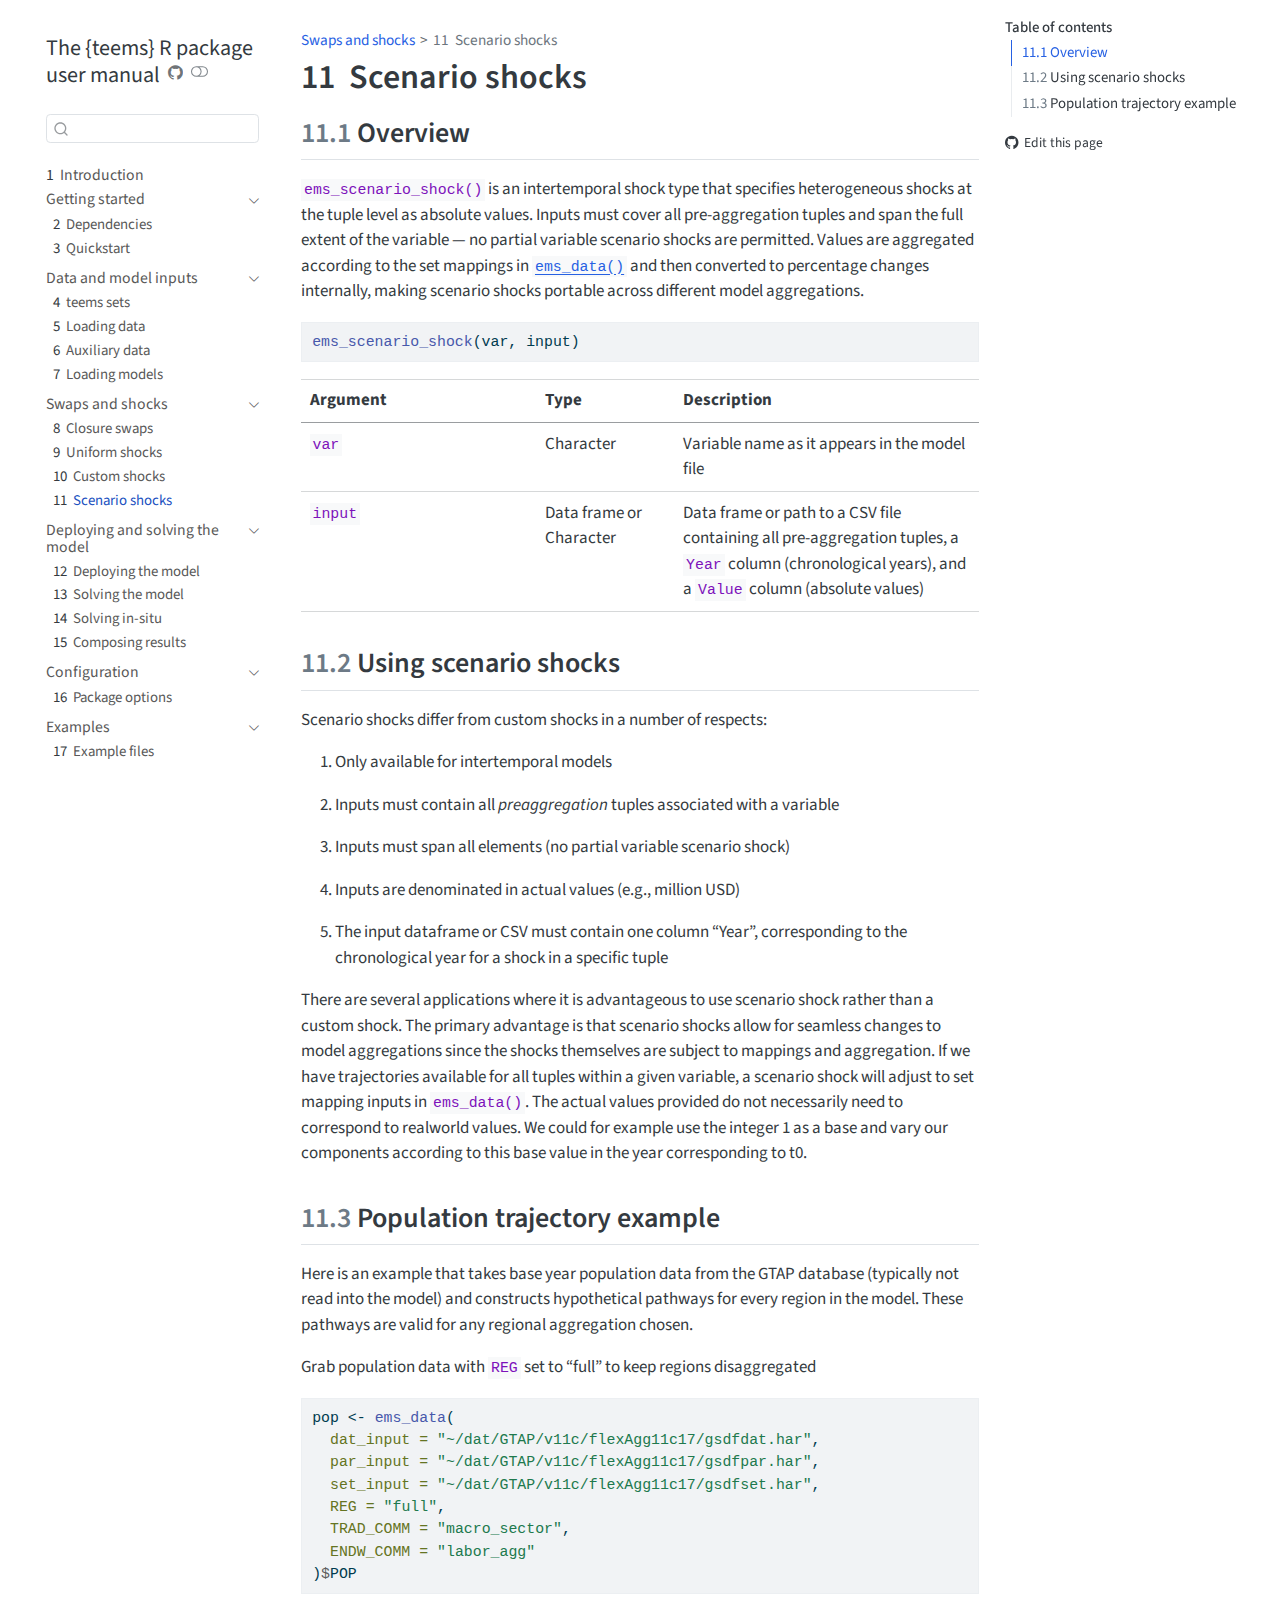
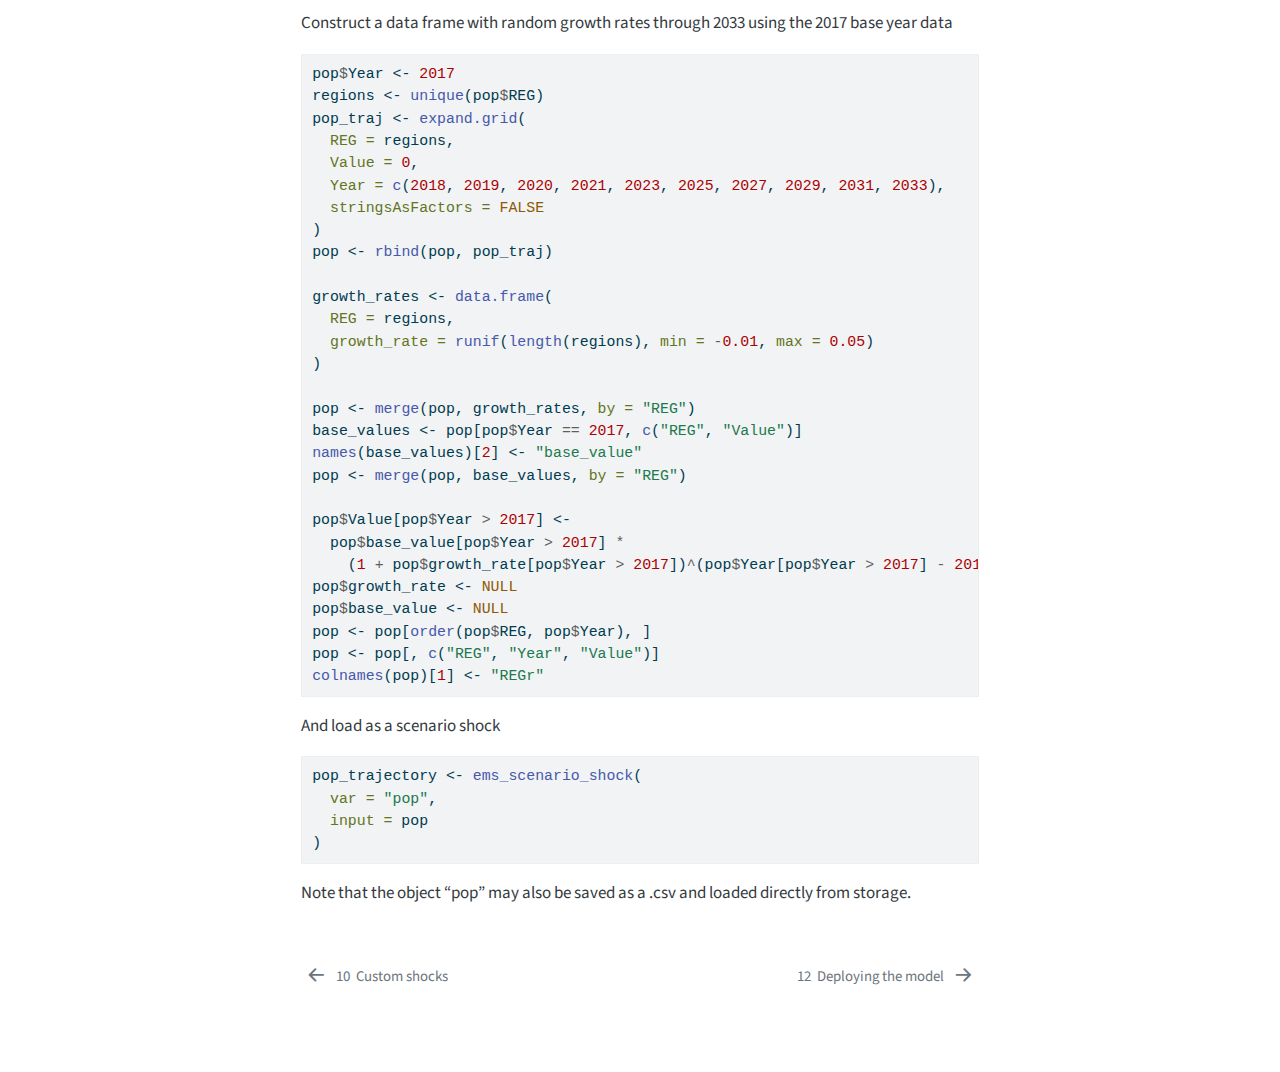
<file: scenario_shocks.html>
<!DOCTYPE html>
<html xmlns="http://www.w3.org/1999/xhtml" lang="en" xml:lang="en"><head>

<meta charset="utf-8">
<meta name="generator" content="quarto-1.7.31">

<meta name="viewport" content="width=device-width, initial-scale=1.0, user-scalable=yes">


<title>11&nbsp; Scenario shocks – The {teems} R package user manual</title>
<style>
code{white-space: pre-wrap;}
span.smallcaps{font-variant: small-caps;}
div.columns{display: flex; gap: min(4vw, 1.5em);}
div.column{flex: auto; overflow-x: auto;}
div.hanging-indent{margin-left: 1.5em; text-indent: -1.5em;}
ul.task-list{list-style: none;}
ul.task-list li input[type="checkbox"] {
  width: 0.8em;
  margin: 0 0.8em 0.2em -1em; /* quarto-specific, see https://github.com/quarto-dev/quarto-cli/issues/4556 */ 
  vertical-align: middle;
}
/* CSS for syntax highlighting */
html { -webkit-text-size-adjust: 100%; }
pre > code.sourceCode { white-space: pre; position: relative; }
pre > code.sourceCode > span { display: inline-block; line-height: 1.25; }
pre > code.sourceCode > span:empty { height: 1.2em; }
.sourceCode { overflow: visible; }
code.sourceCode > span { color: inherit; text-decoration: inherit; }
div.sourceCode { margin: 1em 0; }
pre.sourceCode { margin: 0; }
@media screen {
div.sourceCode { overflow: auto; }
}
@media print {
pre > code.sourceCode { white-space: pre-wrap; }
pre > code.sourceCode > span { text-indent: -5em; padding-left: 5em; }
}
pre.numberSource code
  { counter-reset: source-line 0; }
pre.numberSource code > span
  { position: relative; left: -4em; counter-increment: source-line; }
pre.numberSource code > span > a:first-child::before
  { content: counter(source-line);
    position: relative; left: -1em; text-align: right; vertical-align: baseline;
    border: none; display: inline-block;
    -webkit-touch-callout: none; -webkit-user-select: none;
    -khtml-user-select: none; -moz-user-select: none;
    -ms-user-select: none; user-select: none;
    padding: 0 4px; width: 4em;
  }
pre.numberSource { margin-left: 3em;  padding-left: 4px; }
div.sourceCode
  {   }
@media screen {
pre > code.sourceCode > span > a:first-child::before { text-decoration: underline; }
}
</style>


<script src="site_libs/quarto-nav/quarto-nav.js"></script>
<script src="site_libs/quarto-nav/headroom.min.js"></script>
<script src="site_libs/clipboard/clipboard.min.js"></script>
<script src="site_libs/quarto-search/autocomplete.umd.js"></script>
<script src="site_libs/quarto-search/fuse.min.js"></script>
<script src="site_libs/quarto-search/quarto-search.js"></script>
<meta name="quarto:offset" content="./">
<link href="./deploy.html" rel="next">
<link href="./custom_shocks.html" rel="prev">
<link href="./man/figures/logo.png" rel="icon" type="image/png">
<script src="site_libs/quarto-html/quarto.js" type="module"></script>
<script src="site_libs/quarto-html/tabsets/tabsets.js" type="module"></script>
<script src="site_libs/quarto-html/popper.min.js"></script>
<script src="site_libs/quarto-html/tippy.umd.min.js"></script>
<script src="site_libs/quarto-html/anchor.min.js"></script>
<link href="site_libs/quarto-html/tippy.css" rel="stylesheet">
<link href="site_libs/quarto-html/quarto-syntax-highlighting-e1a5c8363afafaef2c763b6775fbf3ca.css" rel="stylesheet" class="quarto-color-scheme" id="quarto-text-highlighting-styles">
<link href="site_libs/quarto-html/quarto-syntax-highlighting-dark-8ef56b68f8fa1e9d2ba328e99e439f80.css" rel="stylesheet" class="quarto-color-scheme quarto-color-alternate" id="quarto-text-highlighting-styles">
<link href="site_libs/quarto-html/quarto-syntax-highlighting-e1a5c8363afafaef2c763b6775fbf3ca.css" rel="stylesheet" class="quarto-color-scheme-extra" id="quarto-text-highlighting-styles">
<script src="site_libs/bootstrap/bootstrap.min.js"></script>
<link href="site_libs/bootstrap/bootstrap-icons.css" rel="stylesheet">
<link href="site_libs/bootstrap/bootstrap-813e30108dcf73170a1c733c14950347.min.css" rel="stylesheet" append-hash="true" class="quarto-color-scheme" id="quarto-bootstrap" data-mode="light">
<link href="site_libs/bootstrap/bootstrap-dark-56946a84a55d7b2346e72611fe48b419.min.css" rel="stylesheet" append-hash="true" class="quarto-color-scheme quarto-color-alternate" id="quarto-bootstrap" data-mode="dark">
<link href="site_libs/bootstrap/bootstrap-813e30108dcf73170a1c733c14950347.min.css" rel="stylesheet" append-hash="true" class="quarto-color-scheme-extra" id="quarto-bootstrap" data-mode="light">
<script id="quarto-search-options" type="application/json">{
  "location": "sidebar",
  "copy-button": false,
  "collapse-after": 3,
  "panel-placement": "start",
  "type": "textbox",
  "limit": 50,
  "keyboard-shortcut": [
    "f",
    "/",
    "s"
  ],
  "show-item-context": false,
  "language": {
    "search-no-results-text": "No results",
    "search-matching-documents-text": "matching documents",
    "search-copy-link-title": "Copy link to search",
    "search-hide-matches-text": "Hide additional matches",
    "search-more-match-text": "more match in this document",
    "search-more-matches-text": "more matches in this document",
    "search-clear-button-title": "Clear",
    "search-text-placeholder": "",
    "search-detached-cancel-button-title": "Cancel",
    "search-submit-button-title": "Submit",
    "search-label": "Search"
  }
}</script>


<link rel="stylesheet" href="styles.scss">
</head>

<body class="nav-sidebar floating quarto-light"><script id="quarto-html-before-body" type="application/javascript">
    const toggleBodyColorMode = (bsSheetEl) => {
      const mode = bsSheetEl.getAttribute("data-mode");
      const bodyEl = window.document.querySelector("body");
      if (mode === "dark") {
        bodyEl.classList.add("quarto-dark");
        bodyEl.classList.remove("quarto-light");
      } else {
        bodyEl.classList.add("quarto-light");
        bodyEl.classList.remove("quarto-dark");
      }
    }
    const toggleBodyColorPrimary = () => {
      const bsSheetEl = window.document.querySelector("link#quarto-bootstrap:not([rel=disabled-stylesheet])");
      if (bsSheetEl) {
        toggleBodyColorMode(bsSheetEl);
      }
    }
    const setColorSchemeToggle = (alternate) => {
      const toggles = window.document.querySelectorAll('.quarto-color-scheme-toggle');
      for (let i=0; i < toggles.length; i++) {
        const toggle = toggles[i];
        if (toggle) {
          if (alternate) {
            toggle.classList.add("alternate");
          } else {
            toggle.classList.remove("alternate");
          }
        }
      }
    };
    const toggleColorMode = (alternate) => {
      // Switch the stylesheets
      const primaryStylesheets = window.document.querySelectorAll('link.quarto-color-scheme:not(.quarto-color-alternate)');
      const alternateStylesheets = window.document.querySelectorAll('link.quarto-color-scheme.quarto-color-alternate');
      manageTransitions('#quarto-margin-sidebar .nav-link', false);
      if (alternate) {
        // note: dark is layered on light, we don't disable primary!
        enableStylesheet(alternateStylesheets);
        for (const sheetNode of alternateStylesheets) {
          if (sheetNode.id === "quarto-bootstrap") {
            toggleBodyColorMode(sheetNode);
          }
        }
      } else {
        disableStylesheet(alternateStylesheets);
        enableStylesheet(primaryStylesheets)
        toggleBodyColorPrimary();
      }
      manageTransitions('#quarto-margin-sidebar .nav-link', true);
      // Switch the toggles
      setColorSchemeToggle(alternate)
      // Hack to workaround the fact that safari doesn't
      // properly recolor the scrollbar when toggling (#1455)
      if (navigator.userAgent.indexOf('Safari') > 0 && navigator.userAgent.indexOf('Chrome') == -1) {
        manageTransitions("body", false);
        window.scrollTo(0, 1);
        setTimeout(() => {
          window.scrollTo(0, 0);
          manageTransitions("body", true);
        }, 40);
      }
    }
    const disableStylesheet = (stylesheets) => {
      for (let i=0; i < stylesheets.length; i++) {
        const stylesheet = stylesheets[i];
        stylesheet.rel = 'disabled-stylesheet';
      }
    }
    const enableStylesheet = (stylesheets) => {
      for (let i=0; i < stylesheets.length; i++) {
        const stylesheet = stylesheets[i];
        if(stylesheet.rel !== 'stylesheet') { // for Chrome, which will still FOUC without this check
          stylesheet.rel = 'stylesheet';
        }
      }
    }
    const manageTransitions = (selector, allowTransitions) => {
      const els = window.document.querySelectorAll(selector);
      for (let i=0; i < els.length; i++) {
        const el = els[i];
        if (allowTransitions) {
          el.classList.remove('notransition');
        } else {
          el.classList.add('notransition');
        }
      }
    }
    const isFileUrl = () => {
      return window.location.protocol === 'file:';
    }
    const hasAlternateSentinel = () => {
      let styleSentinel = getColorSchemeSentinel();
      if (styleSentinel !== null) {
        return styleSentinel === "alternate";
      } else {
        return false;
      }
    }
    const setStyleSentinel = (alternate) => {
      const value = alternate ? "alternate" : "default";
      if (!isFileUrl()) {
        window.localStorage.setItem("quarto-color-scheme", value);
      } else {
        localAlternateSentinel = value;
      }
    }
    const getColorSchemeSentinel = () => {
      if (!isFileUrl()) {
        const storageValue = window.localStorage.getItem("quarto-color-scheme");
        return storageValue != null ? storageValue : localAlternateSentinel;
      } else {
        return localAlternateSentinel;
      }
    }
    const toggleGiscusIfUsed = (isAlternate, darkModeDefault) => {
      const baseTheme = document.querySelector('#giscus-base-theme')?.value ?? 'light';
      const alternateTheme = document.querySelector('#giscus-alt-theme')?.value ?? 'dark';
      let newTheme = '';
      if(authorPrefersDark) {
        newTheme = isAlternate ? baseTheme : alternateTheme;
      } else {
        newTheme = isAlternate ? alternateTheme : baseTheme;
      }
      const changeGiscusTheme = () => {
        // From: https://github.com/giscus/giscus/issues/336
        const sendMessage = (message) => {
          const iframe = document.querySelector('iframe.giscus-frame');
          if (!iframe) return;
          iframe.contentWindow.postMessage({ giscus: message }, 'https://giscus.app');
        }
        sendMessage({
          setConfig: {
            theme: newTheme
          }
        });
      }
      const isGiscussLoaded = window.document.querySelector('iframe.giscus-frame') !== null;
      if (isGiscussLoaded) {
        changeGiscusTheme();
      }
    };
    const authorPrefersDark = false;
    const darkModeDefault = authorPrefersDark;
      document.querySelector('link#quarto-text-highlighting-styles.quarto-color-scheme-extra').rel = 'disabled-stylesheet';
      document.querySelector('link#quarto-bootstrap.quarto-color-scheme-extra').rel = 'disabled-stylesheet';
    let localAlternateSentinel = darkModeDefault ? 'alternate' : 'default';
    // Dark / light mode switch
    window.quartoToggleColorScheme = () => {
      // Read the current dark / light value
      let toAlternate = !hasAlternateSentinel();
      toggleColorMode(toAlternate);
      setStyleSentinel(toAlternate);
      toggleGiscusIfUsed(toAlternate, darkModeDefault);
      window.dispatchEvent(new Event('resize'));
    };
    // Switch to dark mode if need be
    if (hasAlternateSentinel()) {
      toggleColorMode(true);
    } else {
      toggleColorMode(false);
    }
  </script>

<div id="quarto-search-results"></div>
  <header id="quarto-header" class="headroom fixed-top">
  <nav class="quarto-secondary-nav">
    <div class="container-fluid d-flex">
      <button type="button" class="quarto-btn-toggle btn" data-bs-toggle="collapse" role="button" data-bs-target=".quarto-sidebar-collapse-item" aria-controls="quarto-sidebar" aria-expanded="false" aria-label="Toggle sidebar navigation" onclick="if (window.quartoToggleHeadroom) { window.quartoToggleHeadroom(); }">
        <i class="bi bi-layout-text-sidebar-reverse"></i>
      </button>
        <nav class="quarto-page-breadcrumbs" aria-label="breadcrumb"><ol class="breadcrumb"><li class="breadcrumb-item"><a href="./swaps.html">Swaps and shocks</a></li><li class="breadcrumb-item"><a href="./scenario_shocks.html"><span class="chapter-number">11</span>&nbsp; <span class="chapter-title">Scenario shocks</span></a></li></ol></nav>
        <a class="flex-grow-1" role="navigation" data-bs-toggle="collapse" data-bs-target=".quarto-sidebar-collapse-item" aria-controls="quarto-sidebar" aria-expanded="false" aria-label="Toggle sidebar navigation" onclick="if (window.quartoToggleHeadroom) { window.quartoToggleHeadroom(); }">      
        </a>
      <button type="button" class="btn quarto-search-button" aria-label="Search" onclick="window.quartoOpenSearch();">
        <i class="bi bi-search"></i>
      </button>
    </div>
  </nav>
</header>
<!-- content -->
<div id="quarto-content" class="quarto-container page-columns page-rows-contents page-layout-article">
<!-- sidebar -->
  <nav id="quarto-sidebar" class="sidebar collapse collapse-horizontal quarto-sidebar-collapse-item sidebar-navigation floating overflow-auto">
    <div class="pt-lg-2 mt-2 text-left sidebar-header">
    <div class="sidebar-title mb-0 py-0">
      <a href="./">The {teems} R package user manual</a> 
        <div class="sidebar-tools-main">
    <a href="https://github.com/teemsphere/teemsphere.github.io" title="Source Code" class="quarto-navigation-tool px-1" aria-label="Source Code"><i class="bi bi-github"></i></a>
  <a href="" class="quarto-color-scheme-toggle quarto-navigation-tool  px-1" onclick="window.quartoToggleColorScheme(); return false;" title="Toggle dark mode"><i class="bi"></i></a>
</div>
    </div>
      </div>
        <div class="mt-2 flex-shrink-0 align-items-center">
        <div class="sidebar-search">
        <div id="quarto-search" class="" title="Search"></div>
        </div>
        </div>
    <div class="sidebar-menu-container"> 
    <ul class="list-unstyled mt-1">
        <li class="sidebar-item">
  <div class="sidebar-item-container"> 
  <a href="./index.html" class="sidebar-item-text sidebar-link">
 <span class="menu-text"><span class="chapter-number">1</span>&nbsp; <span class="chapter-title">Introduction</span></span></a>
  </div>
</li>
        <li class="sidebar-item sidebar-item-section">
      <div class="sidebar-item-container"> 
            <a class="sidebar-item-text sidebar-link text-start" data-bs-toggle="collapse" data-bs-target="#quarto-sidebar-section-1" role="navigation" aria-expanded="true">
 <span class="menu-text">Getting started</span></a>
          <a class="sidebar-item-toggle text-start" data-bs-toggle="collapse" data-bs-target="#quarto-sidebar-section-1" role="navigation" aria-expanded="true" aria-label="Toggle section">
            <i class="bi bi-chevron-right ms-2"></i>
          </a> 
      </div>
      <ul id="quarto-sidebar-section-1" class="collapse list-unstyled sidebar-section depth1 show">  
          <li class="sidebar-item">
  <div class="sidebar-item-container"> 
  <a href="./dependencies.html" class="sidebar-item-text sidebar-link">
 <span class="menu-text"><span class="chapter-number">2</span>&nbsp; <span class="chapter-title">Dependencies</span></span></a>
  </div>
</li>
          <li class="sidebar-item">
  <div class="sidebar-item-container"> 
  <a href="./quickstart.html" class="sidebar-item-text sidebar-link">
 <span class="menu-text"><span class="chapter-number">3</span>&nbsp; <span class="chapter-title">Quickstart</span></span></a>
  </div>
</li>
      </ul>
  </li>
        <li class="sidebar-item sidebar-item-section">
      <div class="sidebar-item-container"> 
            <a class="sidebar-item-text sidebar-link text-start" data-bs-toggle="collapse" data-bs-target="#quarto-sidebar-section-2" role="navigation" aria-expanded="true">
 <span class="menu-text">Data and model inputs</span></a>
          <a class="sidebar-item-toggle text-start" data-bs-toggle="collapse" data-bs-target="#quarto-sidebar-section-2" role="navigation" aria-expanded="true" aria-label="Toggle section">
            <i class="bi bi-chevron-right ms-2"></i>
          </a> 
      </div>
      <ul id="quarto-sidebar-section-2" class="collapse list-unstyled sidebar-section depth1 show">  
          <li class="sidebar-item">
  <div class="sidebar-item-container"> 
  <a href="./set_mappings.html" class="sidebar-item-text sidebar-link">
 <span class="menu-text"><span class="chapter-number">4</span>&nbsp; <span class="chapter-title">teems sets</span></span></a>
  </div>
</li>
          <li class="sidebar-item">
  <div class="sidebar-item-container"> 
  <a href="./data_load.html" class="sidebar-item-text sidebar-link">
 <span class="menu-text"><span class="chapter-number">5</span>&nbsp; <span class="chapter-title">Loading data</span></span></a>
  </div>
</li>
          <li class="sidebar-item">
  <div class="sidebar-item-container"> 
  <a href="./aux_load.html" class="sidebar-item-text sidebar-link">
 <span class="menu-text"><span class="chapter-number">6</span>&nbsp; <span class="chapter-title">Auxiliary data</span></span></a>
  </div>
</li>
          <li class="sidebar-item">
  <div class="sidebar-item-container"> 
  <a href="./model_load.html" class="sidebar-item-text sidebar-link">
 <span class="menu-text"><span class="chapter-number">7</span>&nbsp; <span class="chapter-title">Loading models</span></span></a>
  </div>
</li>
      </ul>
  </li>
        <li class="sidebar-item sidebar-item-section">
      <div class="sidebar-item-container"> 
            <a class="sidebar-item-text sidebar-link text-start" data-bs-toggle="collapse" data-bs-target="#quarto-sidebar-section-3" role="navigation" aria-expanded="true">
 <span class="menu-text">Swaps and shocks</span></a>
          <a class="sidebar-item-toggle text-start" data-bs-toggle="collapse" data-bs-target="#quarto-sidebar-section-3" role="navigation" aria-expanded="true" aria-label="Toggle section">
            <i class="bi bi-chevron-right ms-2"></i>
          </a> 
      </div>
      <ul id="quarto-sidebar-section-3" class="collapse list-unstyled sidebar-section depth1 show">  
          <li class="sidebar-item">
  <div class="sidebar-item-container"> 
  <a href="./swaps.html" class="sidebar-item-text sidebar-link">
 <span class="menu-text"><span class="chapter-number">8</span>&nbsp; <span class="chapter-title">Closure swaps</span></span></a>
  </div>
</li>
          <li class="sidebar-item">
  <div class="sidebar-item-container"> 
  <a href="./uniform_shocks.html" class="sidebar-item-text sidebar-link">
 <span class="menu-text"><span class="chapter-number">9</span>&nbsp; <span class="chapter-title">Uniform shocks</span></span></a>
  </div>
</li>
          <li class="sidebar-item">
  <div class="sidebar-item-container"> 
  <a href="./custom_shocks.html" class="sidebar-item-text sidebar-link">
 <span class="menu-text"><span class="chapter-number">10</span>&nbsp; <span class="chapter-title">Custom shocks</span></span></a>
  </div>
</li>
          <li class="sidebar-item">
  <div class="sidebar-item-container"> 
  <a href="./scenario_shocks.html" class="sidebar-item-text sidebar-link active">
 <span class="menu-text"><span class="chapter-number">11</span>&nbsp; <span class="chapter-title">Scenario shocks</span></span></a>
  </div>
</li>
      </ul>
  </li>
        <li class="sidebar-item sidebar-item-section">
      <div class="sidebar-item-container"> 
            <a class="sidebar-item-text sidebar-link text-start" data-bs-toggle="collapse" data-bs-target="#quarto-sidebar-section-4" role="navigation" aria-expanded="true">
 <span class="menu-text">Deploying and solving the model</span></a>
          <a class="sidebar-item-toggle text-start" data-bs-toggle="collapse" data-bs-target="#quarto-sidebar-section-4" role="navigation" aria-expanded="true" aria-label="Toggle section">
            <i class="bi bi-chevron-right ms-2"></i>
          </a> 
      </div>
      <ul id="quarto-sidebar-section-4" class="collapse list-unstyled sidebar-section depth1 show">  
          <li class="sidebar-item">
  <div class="sidebar-item-container"> 
  <a href="./deploy.html" class="sidebar-item-text sidebar-link">
 <span class="menu-text"><span class="chapter-number">12</span>&nbsp; <span class="chapter-title">Deploying the model</span></span></a>
  </div>
</li>
          <li class="sidebar-item">
  <div class="sidebar-item-container"> 
  <a href="./solve.html" class="sidebar-item-text sidebar-link">
 <span class="menu-text"><span class="chapter-number">13</span>&nbsp; <span class="chapter-title">Solving the model</span></span></a>
  </div>
</li>
          <li class="sidebar-item">
  <div class="sidebar-item-container"> 
  <a href="./solve_in_situ.html" class="sidebar-item-text sidebar-link">
 <span class="menu-text"><span class="chapter-number">14</span>&nbsp; <span class="chapter-title">Solving in-situ</span></span></a>
  </div>
</li>
          <li class="sidebar-item">
  <div class="sidebar-item-container"> 
  <a href="./compose.html" class="sidebar-item-text sidebar-link">
 <span class="menu-text"><span class="chapter-number">15</span>&nbsp; <span class="chapter-title">Composing results</span></span></a>
  </div>
</li>
      </ul>
  </li>
        <li class="sidebar-item sidebar-item-section">
      <div class="sidebar-item-container"> 
            <a class="sidebar-item-text sidebar-link text-start" data-bs-toggle="collapse" data-bs-target="#quarto-sidebar-section-5" role="navigation" aria-expanded="true">
 <span class="menu-text">Configuration</span></a>
          <a class="sidebar-item-toggle text-start" data-bs-toggle="collapse" data-bs-target="#quarto-sidebar-section-5" role="navigation" aria-expanded="true" aria-label="Toggle section">
            <i class="bi bi-chevron-right ms-2"></i>
          </a> 
      </div>
      <ul id="quarto-sidebar-section-5" class="collapse list-unstyled sidebar-section depth1 show">  
          <li class="sidebar-item">
  <div class="sidebar-item-container"> 
  <a href="./options.html" class="sidebar-item-text sidebar-link">
 <span class="menu-text"><span class="chapter-number">16</span>&nbsp; <span class="chapter-title">Package options</span></span></a>
  </div>
</li>
      </ul>
  </li>
        <li class="sidebar-item sidebar-item-section">
      <div class="sidebar-item-container"> 
            <a class="sidebar-item-text sidebar-link text-start" data-bs-toggle="collapse" data-bs-target="#quarto-sidebar-section-6" role="navigation" aria-expanded="true">
 <span class="menu-text">Examples</span></a>
          <a class="sidebar-item-toggle text-start" data-bs-toggle="collapse" data-bs-target="#quarto-sidebar-section-6" role="navigation" aria-expanded="true" aria-label="Toggle section">
            <i class="bi bi-chevron-right ms-2"></i>
          </a> 
      </div>
      <ul id="quarto-sidebar-section-6" class="collapse list-unstyled sidebar-section depth1 show">  
          <li class="sidebar-item">
  <div class="sidebar-item-container"> 
  <a href="./example.html" class="sidebar-item-text sidebar-link">
 <span class="menu-text"><span class="chapter-number">17</span>&nbsp; <span class="chapter-title">Example files</span></span></a>
  </div>
</li>
      </ul>
  </li>
    </ul>
    </div>
</nav>
<div id="quarto-sidebar-glass" class="quarto-sidebar-collapse-item" data-bs-toggle="collapse" data-bs-target=".quarto-sidebar-collapse-item"></div>
<!-- margin-sidebar -->
    <div id="quarto-margin-sidebar" class="sidebar margin-sidebar">
        <nav id="TOC" role="doc-toc" class="toc-active">
    <h2 id="toc-title">Table of contents</h2>
   
  <ul>
  <li><a href="#overview" id="toc-overview" class="nav-link active" data-scroll-target="#overview"><span class="header-section-number">11.1</span> Overview</a></li>
  <li><a href="#using-scenario-shocks" id="toc-using-scenario-shocks" class="nav-link" data-scroll-target="#using-scenario-shocks"><span class="header-section-number">11.2</span> Using scenario shocks</a></li>
  <li><a href="#population-trajectory-example" id="toc-population-trajectory-example" class="nav-link" data-scroll-target="#population-trajectory-example"><span class="header-section-number">11.3</span> Population trajectory example</a></li>
  </ul>
<div class="toc-actions"><ul><li><a href="https://github.com/teemsphere/teemsphere.github.io/edit/main/scenario_shocks.qmd" class="toc-action"><i class="bi bi-github"></i>Edit this page</a></li></ul></div></nav>
    </div>
<!-- main -->
<main class="content" id="quarto-document-content">


<header id="title-block-header" class="quarto-title-block default"><nav class="quarto-page-breadcrumbs quarto-title-breadcrumbs d-none d-lg-block" aria-label="breadcrumb"><ol class="breadcrumb"><li class="breadcrumb-item"><a href="./swaps.html">Swaps and shocks</a></li><li class="breadcrumb-item"><a href="./scenario_shocks.html"><span class="chapter-number">11</span>&nbsp; <span class="chapter-title">Scenario shocks</span></a></li></ol></nav>
<div class="quarto-title">
<h1 class="title"><span class="chapter-number">11</span>&nbsp; <span class="chapter-title">Scenario shocks</span></h1>
</div>



<div class="quarto-title-meta">

    
  
    
  </div>
  


</header>


<section id="overview" class="level2" data-number="11.1">
<h2 data-number="11.1" class="anchored" data-anchor-id="overview"><span class="header-section-number">11.1</span> Overview</h2>
<p><code>ems_scenario_shock()</code> is an intertemporal shock type that specifies heterogeneous shocks at the tuple level as absolute values. Inputs must cover all pre-aggregation tuples and span the full extent of the variable — no partial variable scenario shocks are permitted. Values are aggregated according to the set mappings in <a href="./data_load.html"><code>ems_data()</code></a> and then converted to percentage changes internally, making scenario shocks portable across different model aggregations.</p>
<div class="sourceCode" id="cb1"><pre class="sourceCode r code-with-copy"><code class="sourceCode r"><span id="cb1-1"><a href="#cb1-1" aria-hidden="true" tabindex="-1"></a><span class="fu">ems_scenario_shock</span>(var, input)</span></code><button title="Copy to Clipboard" class="code-copy-button"><i class="bi"></i></button></pre></div>
<table class="caption-top table">
<colgroup>
<col style="width: 34%">
<col style="width: 20%">
<col style="width: 44%">
</colgroup>
<thead>
<tr class="header">
<th>Argument</th>
<th>Type</th>
<th>Description</th>
</tr>
</thead>
<tbody>
<tr class="odd">
<td><code>var</code></td>
<td>Character</td>
<td>Variable name as it appears in the model file</td>
</tr>
<tr class="even">
<td><code>input</code></td>
<td>Data frame or Character</td>
<td>Data frame or path to a CSV file containing all pre-aggregation tuples, a <code>Year</code> column (chronological years), and a <code>Value</code> column (absolute values)</td>
</tr>
</tbody>
</table>
</section>
<section id="using-scenario-shocks" class="level2" data-number="11.2">
<h2 data-number="11.2" class="anchored" data-anchor-id="using-scenario-shocks"><span class="header-section-number">11.2</span> Using scenario shocks</h2>
<p>Scenario shocks differ from custom shocks in a number of respects:</p>
<ol type="1">
<li><p>Only available for intertemporal models</p></li>
<li><p>Inputs must contain all <em>preaggregation</em> tuples associated with a variable</p></li>
<li><p>Inputs must span all elements (no partial variable scenario shock)</p></li>
<li><p>Inputs are denominated in actual values (e.g., million USD)</p></li>
<li><p>The input dataframe or CSV must contain one column “Year”, corresponding to the chronological year for a shock in a specific tuple</p></li>
</ol>
<p>There are several applications where it is advantageous to use scenario shock rather than a custom shock. The primary advantage is that scenario shocks allow for seamless changes to model aggregations since the shocks themselves are subject to mappings and aggregation. If we have trajectories available for all tuples within a given variable, a scenario shock will adjust to set mapping inputs in <code>ems_data()</code>. The actual values provided do not necessarily need to correspond to realworld values. We could for example use the integer 1 as a base and vary our components according to this base value in the year corresponding to t0.</p>
</section>
<section id="population-trajectory-example" class="level2" data-number="11.3">
<h2 data-number="11.3" class="anchored" data-anchor-id="population-trajectory-example"><span class="header-section-number">11.3</span> Population trajectory example</h2>
<p>Here is an example that takes base year population data from the GTAP database (typically not read into the model) and constructs hypothetical pathways for every region in the model. These pathways are valid for any regional aggregation chosen.</p>
<p>Grab population data with <code>REG</code> set to “full” to keep regions disaggregated</p>
<div class="sourceCode" id="cb2"><pre class="sourceCode r code-with-copy"><code class="sourceCode r"><span id="cb2-1"><a href="#cb2-1" aria-hidden="true" tabindex="-1"></a>pop <span class="ot">&lt;-</span> <span class="fu">ems_data</span>(</span>
<span id="cb2-2"><a href="#cb2-2" aria-hidden="true" tabindex="-1"></a>  <span class="at">dat_input =</span> <span class="st">"~/dat/GTAP/v11c/flexAgg11c17/gsdfdat.har"</span>,</span>
<span id="cb2-3"><a href="#cb2-3" aria-hidden="true" tabindex="-1"></a>  <span class="at">par_input =</span> <span class="st">"~/dat/GTAP/v11c/flexAgg11c17/gsdfpar.har"</span>,</span>
<span id="cb2-4"><a href="#cb2-4" aria-hidden="true" tabindex="-1"></a>  <span class="at">set_input =</span> <span class="st">"~/dat/GTAP/v11c/flexAgg11c17/gsdfset.har"</span>,</span>
<span id="cb2-5"><a href="#cb2-5" aria-hidden="true" tabindex="-1"></a>  <span class="at">REG =</span> <span class="st">"full"</span>,</span>
<span id="cb2-6"><a href="#cb2-6" aria-hidden="true" tabindex="-1"></a>  <span class="at">TRAD_COMM =</span> <span class="st">"macro_sector"</span>,</span>
<span id="cb2-7"><a href="#cb2-7" aria-hidden="true" tabindex="-1"></a>  <span class="at">ENDW_COMM =</span> <span class="st">"labor_agg"</span></span>
<span id="cb2-8"><a href="#cb2-8" aria-hidden="true" tabindex="-1"></a>)<span class="sc">$</span>POP</span></code><button title="Copy to Clipboard" class="code-copy-button"><i class="bi"></i></button></pre></div>
<p>Construct a data frame with random growth rates through 2033 using the 2017 base year data</p>
<div class="sourceCode" id="cb3"><pre class="sourceCode r code-with-copy"><code class="sourceCode r"><span id="cb3-1"><a href="#cb3-1" aria-hidden="true" tabindex="-1"></a>pop<span class="sc">$</span>Year <span class="ot">&lt;-</span> <span class="dv">2017</span></span>
<span id="cb3-2"><a href="#cb3-2" aria-hidden="true" tabindex="-1"></a>regions <span class="ot">&lt;-</span> <span class="fu">unique</span>(pop<span class="sc">$</span>REG)</span>
<span id="cb3-3"><a href="#cb3-3" aria-hidden="true" tabindex="-1"></a>pop_traj <span class="ot">&lt;-</span> <span class="fu">expand.grid</span>(</span>
<span id="cb3-4"><a href="#cb3-4" aria-hidden="true" tabindex="-1"></a>  <span class="at">REG =</span> regions,</span>
<span id="cb3-5"><a href="#cb3-5" aria-hidden="true" tabindex="-1"></a>  <span class="at">Value =</span> <span class="dv">0</span>,</span>
<span id="cb3-6"><a href="#cb3-6" aria-hidden="true" tabindex="-1"></a>  <span class="at">Year =</span> <span class="fu">c</span>(<span class="dv">2018</span>, <span class="dv">2019</span>, <span class="dv">2020</span>, <span class="dv">2021</span>, <span class="dv">2023</span>, <span class="dv">2025</span>, <span class="dv">2027</span>, <span class="dv">2029</span>, <span class="dv">2031</span>, <span class="dv">2033</span>),</span>
<span id="cb3-7"><a href="#cb3-7" aria-hidden="true" tabindex="-1"></a>  <span class="at">stringsAsFactors =</span> <span class="cn">FALSE</span></span>
<span id="cb3-8"><a href="#cb3-8" aria-hidden="true" tabindex="-1"></a>)</span>
<span id="cb3-9"><a href="#cb3-9" aria-hidden="true" tabindex="-1"></a>pop <span class="ot">&lt;-</span> <span class="fu">rbind</span>(pop, pop_traj)</span>
<span id="cb3-10"><a href="#cb3-10" aria-hidden="true" tabindex="-1"></a></span>
<span id="cb3-11"><a href="#cb3-11" aria-hidden="true" tabindex="-1"></a>growth_rates <span class="ot">&lt;-</span> <span class="fu">data.frame</span>(</span>
<span id="cb3-12"><a href="#cb3-12" aria-hidden="true" tabindex="-1"></a>  <span class="at">REG =</span> regions,</span>
<span id="cb3-13"><a href="#cb3-13" aria-hidden="true" tabindex="-1"></a>  <span class="at">growth_rate =</span> <span class="fu">runif</span>(<span class="fu">length</span>(regions), <span class="at">min =</span> <span class="sc">-</span><span class="fl">0.01</span>, <span class="at">max =</span> <span class="fl">0.05</span>)</span>
<span id="cb3-14"><a href="#cb3-14" aria-hidden="true" tabindex="-1"></a>)</span>
<span id="cb3-15"><a href="#cb3-15" aria-hidden="true" tabindex="-1"></a></span>
<span id="cb3-16"><a href="#cb3-16" aria-hidden="true" tabindex="-1"></a>pop <span class="ot">&lt;-</span> <span class="fu">merge</span>(pop, growth_rates, <span class="at">by =</span> <span class="st">"REG"</span>)</span>
<span id="cb3-17"><a href="#cb3-17" aria-hidden="true" tabindex="-1"></a>base_values <span class="ot">&lt;-</span> pop[pop<span class="sc">$</span>Year <span class="sc">==</span> <span class="dv">2017</span>, <span class="fu">c</span>(<span class="st">"REG"</span>, <span class="st">"Value"</span>)]</span>
<span id="cb3-18"><a href="#cb3-18" aria-hidden="true" tabindex="-1"></a><span class="fu">names</span>(base_values)[<span class="dv">2</span>] <span class="ot">&lt;-</span> <span class="st">"base_value"</span></span>
<span id="cb3-19"><a href="#cb3-19" aria-hidden="true" tabindex="-1"></a>pop <span class="ot">&lt;-</span> <span class="fu">merge</span>(pop, base_values, <span class="at">by =</span> <span class="st">"REG"</span>)</span>
<span id="cb3-20"><a href="#cb3-20" aria-hidden="true" tabindex="-1"></a></span>
<span id="cb3-21"><a href="#cb3-21" aria-hidden="true" tabindex="-1"></a>pop<span class="sc">$</span>Value[pop<span class="sc">$</span>Year <span class="sc">&gt;</span> <span class="dv">2017</span>] <span class="ot">&lt;-</span></span>
<span id="cb3-22"><a href="#cb3-22" aria-hidden="true" tabindex="-1"></a>  pop<span class="sc">$</span>base_value[pop<span class="sc">$</span>Year <span class="sc">&gt;</span> <span class="dv">2017</span>] <span class="sc">*</span></span>
<span id="cb3-23"><a href="#cb3-23" aria-hidden="true" tabindex="-1"></a>    (<span class="dv">1</span> <span class="sc">+</span> pop<span class="sc">$</span>growth_rate[pop<span class="sc">$</span>Year <span class="sc">&gt;</span> <span class="dv">2017</span>])<span class="sc">^</span>(pop<span class="sc">$</span>Year[pop<span class="sc">$</span>Year <span class="sc">&gt;</span> <span class="dv">2017</span>] <span class="sc">-</span> <span class="dv">2017</span>)</span>
<span id="cb3-24"><a href="#cb3-24" aria-hidden="true" tabindex="-1"></a>pop<span class="sc">$</span>growth_rate <span class="ot">&lt;-</span> <span class="cn">NULL</span></span>
<span id="cb3-25"><a href="#cb3-25" aria-hidden="true" tabindex="-1"></a>pop<span class="sc">$</span>base_value <span class="ot">&lt;-</span> <span class="cn">NULL</span></span>
<span id="cb3-26"><a href="#cb3-26" aria-hidden="true" tabindex="-1"></a>pop <span class="ot">&lt;-</span> pop[<span class="fu">order</span>(pop<span class="sc">$</span>REG, pop<span class="sc">$</span>Year), ]</span>
<span id="cb3-27"><a href="#cb3-27" aria-hidden="true" tabindex="-1"></a>pop <span class="ot">&lt;-</span> pop[, <span class="fu">c</span>(<span class="st">"REG"</span>, <span class="st">"Year"</span>, <span class="st">"Value"</span>)]</span>
<span id="cb3-28"><a href="#cb3-28" aria-hidden="true" tabindex="-1"></a><span class="fu">colnames</span>(pop)[<span class="dv">1</span>] <span class="ot">&lt;-</span> <span class="st">"REGr"</span></span></code><button title="Copy to Clipboard" class="code-copy-button"><i class="bi"></i></button></pre></div>
<p>And load as a scenario shock</p>
<div class="sourceCode" id="cb4"><pre class="sourceCode r code-with-copy"><code class="sourceCode r"><span id="cb4-1"><a href="#cb4-1" aria-hidden="true" tabindex="-1"></a>pop_trajectory <span class="ot">&lt;-</span> <span class="fu">ems_scenario_shock</span>(</span>
<span id="cb4-2"><a href="#cb4-2" aria-hidden="true" tabindex="-1"></a>  <span class="at">var =</span> <span class="st">"pop"</span>,</span>
<span id="cb4-3"><a href="#cb4-3" aria-hidden="true" tabindex="-1"></a>  <span class="at">input =</span> pop</span>
<span id="cb4-4"><a href="#cb4-4" aria-hidden="true" tabindex="-1"></a>)</span></code><button title="Copy to Clipboard" class="code-copy-button"><i class="bi"></i></button></pre></div>
<p>Note that the object “pop” may also be saved as a .csv and loaded directly from storage.</p>


</section>

</main> <!-- /main -->
<script id="quarto-html-after-body" type="application/javascript">
  window.document.addEventListener("DOMContentLoaded", function (event) {
    // Ensure there is a toggle, if there isn't float one in the top right
    if (window.document.querySelector('.quarto-color-scheme-toggle') === null) {
      const a = window.document.createElement('a');
      a.classList.add('top-right');
      a.classList.add('quarto-color-scheme-toggle');
      a.href = "";
      a.onclick = function() { try { window.quartoToggleColorScheme(); } catch {} return false; };
      const i = window.document.createElement("i");
      i.classList.add('bi');
      a.appendChild(i);
      window.document.body.appendChild(a);
    }
    setColorSchemeToggle(hasAlternateSentinel())
    const icon = "";
    const anchorJS = new window.AnchorJS();
    anchorJS.options = {
      placement: 'right',
      icon: icon
    };
    anchorJS.add('.anchored');
    const isCodeAnnotation = (el) => {
      for (const clz of el.classList) {
        if (clz.startsWith('code-annotation-')) {                     
          return true;
        }
      }
      return false;
    }
    const onCopySuccess = function(e) {
      // button target
      const button = e.trigger;
      // don't keep focus
      button.blur();
      // flash "checked"
      button.classList.add('code-copy-button-checked');
      var currentTitle = button.getAttribute("title");
      button.setAttribute("title", "Copied!");
      let tooltip;
      if (window.bootstrap) {
        button.setAttribute("data-bs-toggle", "tooltip");
        button.setAttribute("data-bs-placement", "left");
        button.setAttribute("data-bs-title", "Copied!");
        tooltip = new bootstrap.Tooltip(button, 
          { trigger: "manual", 
            customClass: "code-copy-button-tooltip",
            offset: [0, -8]});
        tooltip.show();    
      }
      setTimeout(function() {
        if (tooltip) {
          tooltip.hide();
          button.removeAttribute("data-bs-title");
          button.removeAttribute("data-bs-toggle");
          button.removeAttribute("data-bs-placement");
        }
        button.setAttribute("title", currentTitle);
        button.classList.remove('code-copy-button-checked');
      }, 1000);
      // clear code selection
      e.clearSelection();
    }
    const getTextToCopy = function(trigger) {
        const codeEl = trigger.previousElementSibling.cloneNode(true);
        for (const childEl of codeEl.children) {
          if (isCodeAnnotation(childEl)) {
            childEl.remove();
          }
        }
        return codeEl.innerText;
    }
    const clipboard = new window.ClipboardJS('.code-copy-button:not([data-in-quarto-modal])', {
      text: getTextToCopy
    });
    clipboard.on('success', onCopySuccess);
    if (window.document.getElementById('quarto-embedded-source-code-modal')) {
      const clipboardModal = new window.ClipboardJS('.code-copy-button[data-in-quarto-modal]', {
        text: getTextToCopy,
        container: window.document.getElementById('quarto-embedded-source-code-modal')
      });
      clipboardModal.on('success', onCopySuccess);
    }
      var localhostRegex = new RegExp(/^(?:http|https):\/\/localhost\:?[0-9]*\//);
      var mailtoRegex = new RegExp(/^mailto:/);
        var filterRegex = new RegExp("https:\/\/teemsphere\.github\.io\/");
      var isInternal = (href) => {
          return filterRegex.test(href) || localhostRegex.test(href) || mailtoRegex.test(href);
      }
      // Inspect non-navigation links and adorn them if external
     var links = window.document.querySelectorAll('a[href]:not(.nav-link):not(.navbar-brand):not(.toc-action):not(.sidebar-link):not(.sidebar-item-toggle):not(.pagination-link):not(.no-external):not([aria-hidden]):not(.dropdown-item):not(.quarto-navigation-tool):not(.about-link)');
      for (var i=0; i<links.length; i++) {
        const link = links[i];
        if (!isInternal(link.href)) {
          // undo the damage that might have been done by quarto-nav.js in the case of
          // links that we want to consider external
          if (link.dataset.originalHref !== undefined) {
            link.href = link.dataset.originalHref;
          }
        }
      }
    function tippyHover(el, contentFn, onTriggerFn, onUntriggerFn) {
      const config = {
        allowHTML: true,
        maxWidth: 500,
        delay: 100,
        arrow: false,
        appendTo: function(el) {
            return el.parentElement;
        },
        interactive: true,
        interactiveBorder: 10,
        theme: 'quarto',
        placement: 'bottom-start',
      };
      if (contentFn) {
        config.content = contentFn;
      }
      if (onTriggerFn) {
        config.onTrigger = onTriggerFn;
      }
      if (onUntriggerFn) {
        config.onUntrigger = onUntriggerFn;
      }
      window.tippy(el, config); 
    }
    const noterefs = window.document.querySelectorAll('a[role="doc-noteref"]');
    for (var i=0; i<noterefs.length; i++) {
      const ref = noterefs[i];
      tippyHover(ref, function() {
        // use id or data attribute instead here
        let href = ref.getAttribute('data-footnote-href') || ref.getAttribute('href');
        try { href = new URL(href).hash; } catch {}
        const id = href.replace(/^#\/?/, "");
        const note = window.document.getElementById(id);
        if (note) {
          return note.innerHTML;
        } else {
          return "";
        }
      });
    }
    const xrefs = window.document.querySelectorAll('a.quarto-xref');
    const processXRef = (id, note) => {
      // Strip column container classes
      const stripColumnClz = (el) => {
        el.classList.remove("page-full", "page-columns");
        if (el.children) {
          for (const child of el.children) {
            stripColumnClz(child);
          }
        }
      }
      stripColumnClz(note)
      if (id === null || id.startsWith('sec-')) {
        // Special case sections, only their first couple elements
        const container = document.createElement("div");
        if (note.children && note.children.length > 2) {
          container.appendChild(note.children[0].cloneNode(true));
          for (let i = 1; i < note.children.length; i++) {
            const child = note.children[i];
            if (child.tagName === "P" && child.innerText === "") {
              continue;
            } else {
              container.appendChild(child.cloneNode(true));
              break;
            }
          }
          if (window.Quarto?.typesetMath) {
            window.Quarto.typesetMath(container);
          }
          return container.innerHTML
        } else {
          if (window.Quarto?.typesetMath) {
            window.Quarto.typesetMath(note);
          }
          return note.innerHTML;
        }
      } else {
        // Remove any anchor links if they are present
        const anchorLink = note.querySelector('a.anchorjs-link');
        if (anchorLink) {
          anchorLink.remove();
        }
        if (window.Quarto?.typesetMath) {
          window.Quarto.typesetMath(note);
        }
        if (note.classList.contains("callout")) {
          return note.outerHTML;
        } else {
          return note.innerHTML;
        }
      }
    }
    for (var i=0; i<xrefs.length; i++) {
      const xref = xrefs[i];
      tippyHover(xref, undefined, function(instance) {
        instance.disable();
        let url = xref.getAttribute('href');
        let hash = undefined; 
        if (url.startsWith('#')) {
          hash = url;
        } else {
          try { hash = new URL(url).hash; } catch {}
        }
        if (hash) {
          const id = hash.replace(/^#\/?/, "");
          const note = window.document.getElementById(id);
          if (note !== null) {
            try {
              const html = processXRef(id, note.cloneNode(true));
              instance.setContent(html);
            } finally {
              instance.enable();
              instance.show();
            }
          } else {
            // See if we can fetch this
            fetch(url.split('#')[0])
            .then(res => res.text())
            .then(html => {
              const parser = new DOMParser();
              const htmlDoc = parser.parseFromString(html, "text/html");
              const note = htmlDoc.getElementById(id);
              if (note !== null) {
                const html = processXRef(id, note);
                instance.setContent(html);
              } 
            }).finally(() => {
              instance.enable();
              instance.show();
            });
          }
        } else {
          // See if we can fetch a full url (with no hash to target)
          // This is a special case and we should probably do some content thinning / targeting
          fetch(url)
          .then(res => res.text())
          .then(html => {
            const parser = new DOMParser();
            const htmlDoc = parser.parseFromString(html, "text/html");
            const note = htmlDoc.querySelector('main.content');
            if (note !== null) {
              // This should only happen for chapter cross references
              // (since there is no id in the URL)
              // remove the first header
              if (note.children.length > 0 && note.children[0].tagName === "HEADER") {
                note.children[0].remove();
              }
              const html = processXRef(null, note);
              instance.setContent(html);
            } 
          }).finally(() => {
            instance.enable();
            instance.show();
          });
        }
      }, function(instance) {
      });
    }
        let selectedAnnoteEl;
        const selectorForAnnotation = ( cell, annotation) => {
          let cellAttr = 'data-code-cell="' + cell + '"';
          let lineAttr = 'data-code-annotation="' +  annotation + '"';
          const selector = 'span[' + cellAttr + '][' + lineAttr + ']';
          return selector;
        }
        const selectCodeLines = (annoteEl) => {
          const doc = window.document;
          const targetCell = annoteEl.getAttribute("data-target-cell");
          const targetAnnotation = annoteEl.getAttribute("data-target-annotation");
          const annoteSpan = window.document.querySelector(selectorForAnnotation(targetCell, targetAnnotation));
          const lines = annoteSpan.getAttribute("data-code-lines").split(",");
          const lineIds = lines.map((line) => {
            return targetCell + "-" + line;
          })
          let top = null;
          let height = null;
          let parent = null;
          if (lineIds.length > 0) {
              //compute the position of the single el (top and bottom and make a div)
              const el = window.document.getElementById(lineIds[0]);
              top = el.offsetTop;
              height = el.offsetHeight;
              parent = el.parentElement.parentElement;
            if (lineIds.length > 1) {
              const lastEl = window.document.getElementById(lineIds[lineIds.length - 1]);
              const bottom = lastEl.offsetTop + lastEl.offsetHeight;
              height = bottom - top;
            }
            if (top !== null && height !== null && parent !== null) {
              // cook up a div (if necessary) and position it 
              let div = window.document.getElementById("code-annotation-line-highlight");
              if (div === null) {
                div = window.document.createElement("div");
                div.setAttribute("id", "code-annotation-line-highlight");
                div.style.position = 'absolute';
                parent.appendChild(div);
              }
              div.style.top = top - 2 + "px";
              div.style.height = height + 4 + "px";
              div.style.left = 0;
              let gutterDiv = window.document.getElementById("code-annotation-line-highlight-gutter");
              if (gutterDiv === null) {
                gutterDiv = window.document.createElement("div");
                gutterDiv.setAttribute("id", "code-annotation-line-highlight-gutter");
                gutterDiv.style.position = 'absolute';
                const codeCell = window.document.getElementById(targetCell);
                const gutter = codeCell.querySelector('.code-annotation-gutter');
                gutter.appendChild(gutterDiv);
              }
              gutterDiv.style.top = top - 2 + "px";
              gutterDiv.style.height = height + 4 + "px";
            }
            selectedAnnoteEl = annoteEl;
          }
        };
        const unselectCodeLines = () => {
          const elementsIds = ["code-annotation-line-highlight", "code-annotation-line-highlight-gutter"];
          elementsIds.forEach((elId) => {
            const div = window.document.getElementById(elId);
            if (div) {
              div.remove();
            }
          });
          selectedAnnoteEl = undefined;
        };
          // Handle positioning of the toggle
      window.addEventListener(
        "resize",
        throttle(() => {
          elRect = undefined;
          if (selectedAnnoteEl) {
            selectCodeLines(selectedAnnoteEl);
          }
        }, 10)
      );
      function throttle(fn, ms) {
      let throttle = false;
      let timer;
        return (...args) => {
          if(!throttle) { // first call gets through
              fn.apply(this, args);
              throttle = true;
          } else { // all the others get throttled
              if(timer) clearTimeout(timer); // cancel #2
              timer = setTimeout(() => {
                fn.apply(this, args);
                timer = throttle = false;
              }, ms);
          }
        };
      }
        // Attach click handler to the DT
        const annoteDls = window.document.querySelectorAll('dt[data-target-cell]');
        for (const annoteDlNode of annoteDls) {
          annoteDlNode.addEventListener('click', (event) => {
            const clickedEl = event.target;
            if (clickedEl !== selectedAnnoteEl) {
              unselectCodeLines();
              const activeEl = window.document.querySelector('dt[data-target-cell].code-annotation-active');
              if (activeEl) {
                activeEl.classList.remove('code-annotation-active');
              }
              selectCodeLines(clickedEl);
              clickedEl.classList.add('code-annotation-active');
            } else {
              // Unselect the line
              unselectCodeLines();
              clickedEl.classList.remove('code-annotation-active');
            }
          });
        }
    const findCites = (el) => {
      const parentEl = el.parentElement;
      if (parentEl) {
        const cites = parentEl.dataset.cites;
        if (cites) {
          return {
            el,
            cites: cites.split(' ')
          };
        } else {
          return findCites(el.parentElement)
        }
      } else {
        return undefined;
      }
    };
    var bibliorefs = window.document.querySelectorAll('a[role="doc-biblioref"]');
    for (var i=0; i<bibliorefs.length; i++) {
      const ref = bibliorefs[i];
      const citeInfo = findCites(ref);
      if (citeInfo) {
        tippyHover(citeInfo.el, function() {
          var popup = window.document.createElement('div');
          citeInfo.cites.forEach(function(cite) {
            var citeDiv = window.document.createElement('div');
            citeDiv.classList.add('hanging-indent');
            citeDiv.classList.add('csl-entry');
            var biblioDiv = window.document.getElementById('ref-' + cite);
            if (biblioDiv) {
              citeDiv.innerHTML = biblioDiv.innerHTML;
            }
            popup.appendChild(citeDiv);
          });
          return popup.innerHTML;
        });
      }
    }
  });
  </script>
<nav class="page-navigation">
  <div class="nav-page nav-page-previous">
      <a href="./custom_shocks.html" class="pagination-link" aria-label="Custom shocks">
        <i class="bi bi-arrow-left-short"></i> <span class="nav-page-text"><span class="chapter-number">10</span>&nbsp; <span class="chapter-title">Custom shocks</span></span>
      </a>          
  </div>
  <div class="nav-page nav-page-next">
      <a href="./deploy.html" class="pagination-link" aria-label="Deploying the model">
        <span class="nav-page-text"><span class="chapter-number">12</span>&nbsp; <span class="chapter-title">Deploying the model</span></span> <i class="bi bi-arrow-right-short"></i>
      </a>
  </div>
</nav>
</div> <!-- /content -->




<footer class="footer"><div class="nav-footer"><div class="nav-footer-center"><div class="toc-actions d-sm-block d-md-none"><ul><li><a href="https://github.com/teemsphere/teemsphere.github.io/edit/main/scenario_shocks.qmd" class="toc-action"><i class="bi bi-github"></i>Edit this page</a></li></ul></div></div></div></footer></body></html>
</file>
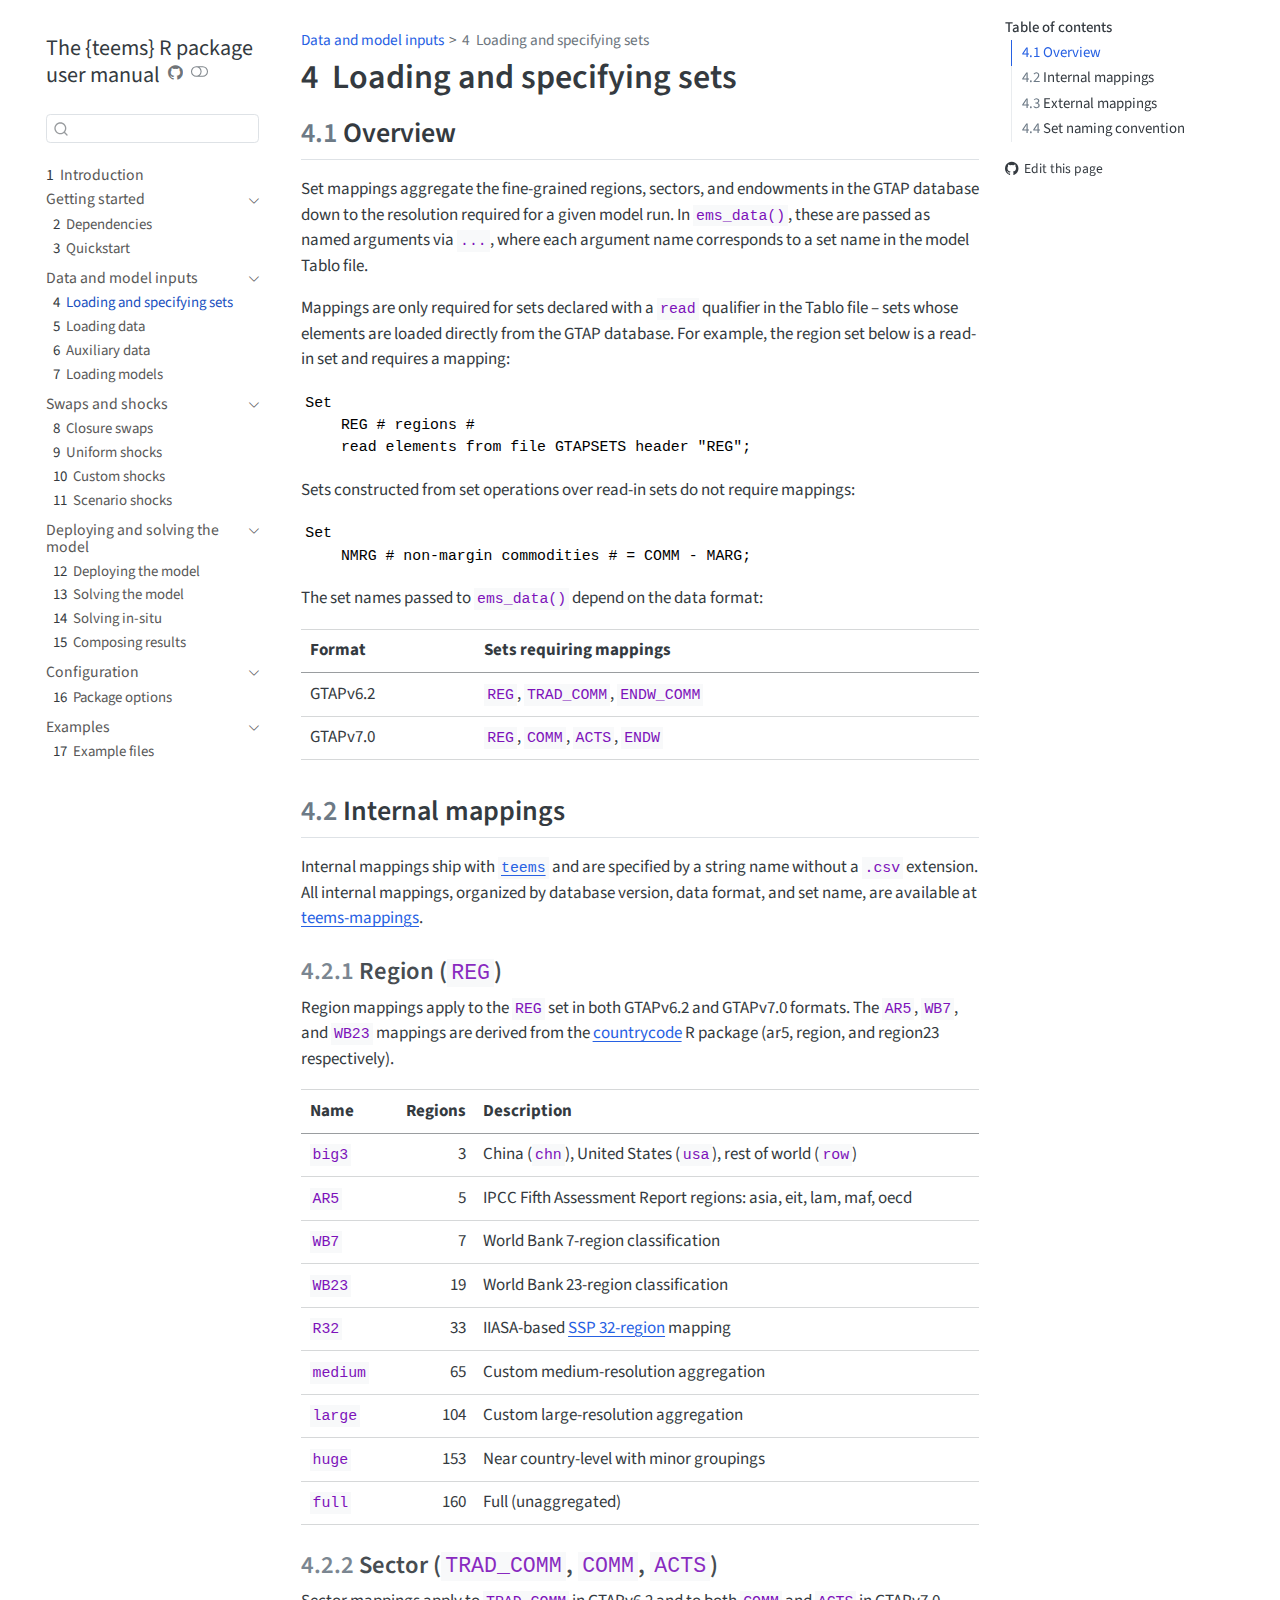
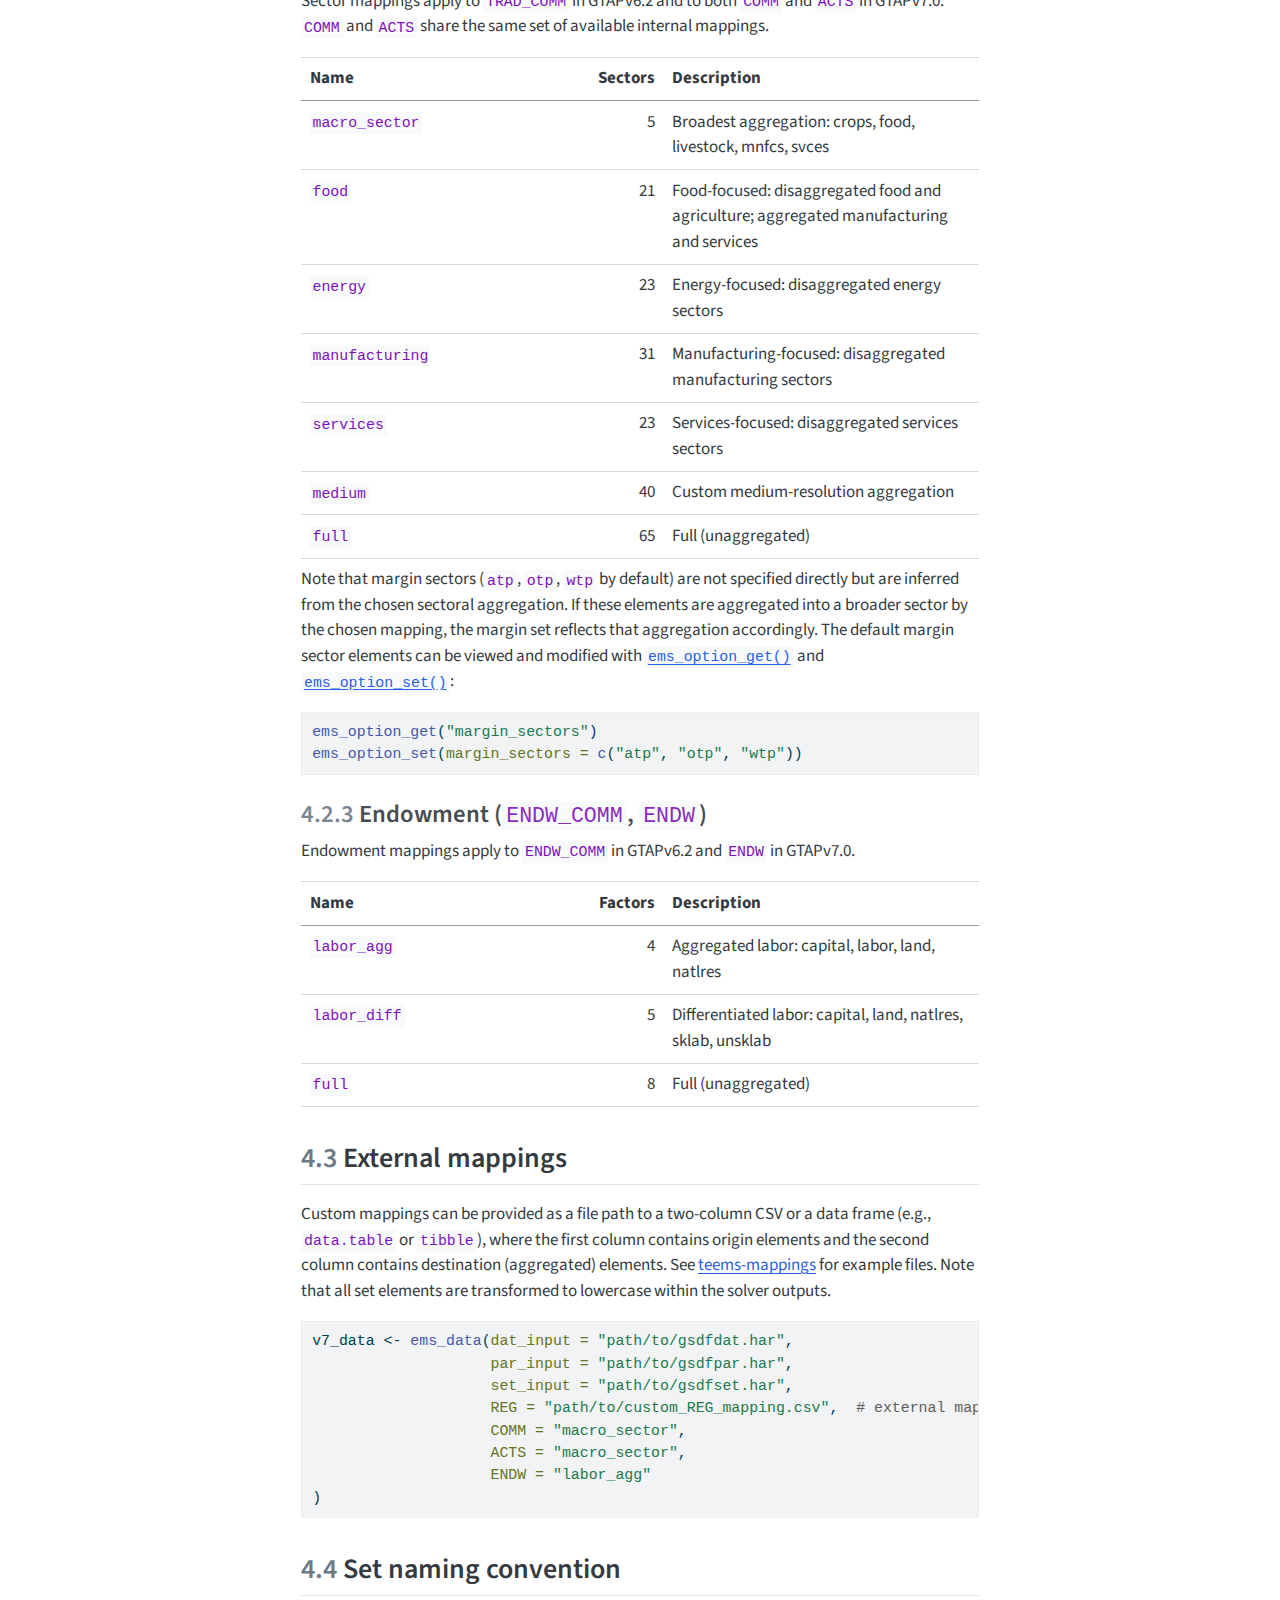
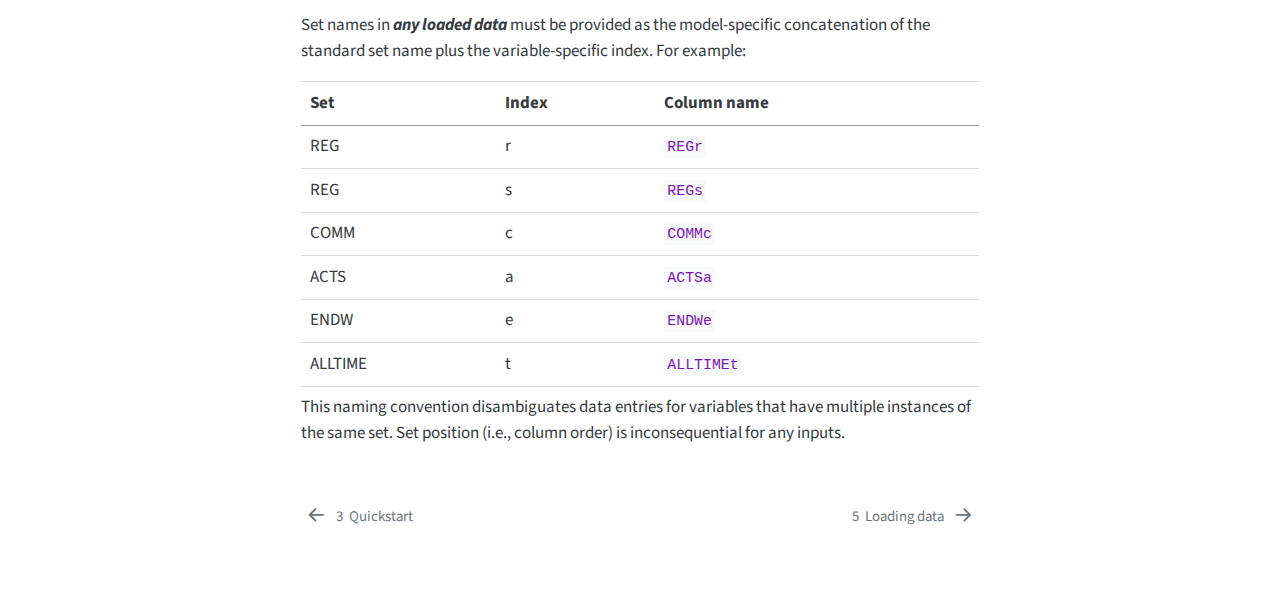
<file: set_mappings.html>
<!DOCTYPE html>
<html xmlns="http://www.w3.org/1999/xhtml" lang="en" xml:lang="en"><head>

<meta charset="utf-8">
<meta name="generator" content="quarto-1.7.31">

<meta name="viewport" content="width=device-width, initial-scale=1.0, user-scalable=yes">


<title>4&nbsp; Loading and specifying sets – The {teems} R package user manual</title>
<style>
code{white-space: pre-wrap;}
span.smallcaps{font-variant: small-caps;}
div.columns{display: flex; gap: min(4vw, 1.5em);}
div.column{flex: auto; overflow-x: auto;}
div.hanging-indent{margin-left: 1.5em; text-indent: -1.5em;}
ul.task-list{list-style: none;}
ul.task-list li input[type="checkbox"] {
  width: 0.8em;
  margin: 0 0.8em 0.2em -1em; /* quarto-specific, see https://github.com/quarto-dev/quarto-cli/issues/4556 */ 
  vertical-align: middle;
}
/* CSS for syntax highlighting */
html { -webkit-text-size-adjust: 100%; }
pre > code.sourceCode { white-space: pre; position: relative; }
pre > code.sourceCode > span { display: inline-block; line-height: 1.25; }
pre > code.sourceCode > span:empty { height: 1.2em; }
.sourceCode { overflow: visible; }
code.sourceCode > span { color: inherit; text-decoration: inherit; }
div.sourceCode { margin: 1em 0; }
pre.sourceCode { margin: 0; }
@media screen {
div.sourceCode { overflow: auto; }
}
@media print {
pre > code.sourceCode { white-space: pre-wrap; }
pre > code.sourceCode > span { text-indent: -5em; padding-left: 5em; }
}
pre.numberSource code
  { counter-reset: source-line 0; }
pre.numberSource code > span
  { position: relative; left: -4em; counter-increment: source-line; }
pre.numberSource code > span > a:first-child::before
  { content: counter(source-line);
    position: relative; left: -1em; text-align: right; vertical-align: baseline;
    border: none; display: inline-block;
    -webkit-touch-callout: none; -webkit-user-select: none;
    -khtml-user-select: none; -moz-user-select: none;
    -ms-user-select: none; user-select: none;
    padding: 0 4px; width: 4em;
  }
pre.numberSource { margin-left: 3em;  padding-left: 4px; }
div.sourceCode
  {   }
@media screen {
pre > code.sourceCode > span > a:first-child::before { text-decoration: underline; }
}
</style>


<script src="site_libs/quarto-nav/quarto-nav.js"></script>
<script src="site_libs/quarto-nav/headroom.min.js"></script>
<script src="site_libs/clipboard/clipboard.min.js"></script>
<script src="site_libs/quarto-search/autocomplete.umd.js"></script>
<script src="site_libs/quarto-search/fuse.min.js"></script>
<script src="site_libs/quarto-search/quarto-search.js"></script>
<meta name="quarto:offset" content="./">
<link href="./data_load.html" rel="next">
<link href="./quickstart.html" rel="prev">
<link href="./man/figures/logo.png" rel="icon" type="image/png">
<script src="site_libs/quarto-html/quarto.js" type="module"></script>
<script src="site_libs/quarto-html/tabsets/tabsets.js" type="module"></script>
<script src="site_libs/quarto-html/popper.min.js"></script>
<script src="site_libs/quarto-html/tippy.umd.min.js"></script>
<script src="site_libs/quarto-html/anchor.min.js"></script>
<link href="site_libs/quarto-html/tippy.css" rel="stylesheet">
<link href="site_libs/quarto-html/quarto-syntax-highlighting-e1a5c8363afafaef2c763b6775fbf3ca.css" rel="stylesheet" class="quarto-color-scheme" id="quarto-text-highlighting-styles">
<link href="site_libs/quarto-html/quarto-syntax-highlighting-dark-8ef56b68f8fa1e9d2ba328e99e439f80.css" rel="stylesheet" class="quarto-color-scheme quarto-color-alternate" id="quarto-text-highlighting-styles">
<link href="site_libs/quarto-html/quarto-syntax-highlighting-e1a5c8363afafaef2c763b6775fbf3ca.css" rel="stylesheet" class="quarto-color-scheme-extra" id="quarto-text-highlighting-styles">
<script src="site_libs/bootstrap/bootstrap.min.js"></script>
<link href="site_libs/bootstrap/bootstrap-icons.css" rel="stylesheet">
<link href="site_libs/bootstrap/bootstrap-813e30108dcf73170a1c733c14950347.min.css" rel="stylesheet" append-hash="true" class="quarto-color-scheme" id="quarto-bootstrap" data-mode="light">
<link href="site_libs/bootstrap/bootstrap-dark-56946a84a55d7b2346e72611fe48b419.min.css" rel="stylesheet" append-hash="true" class="quarto-color-scheme quarto-color-alternate" id="quarto-bootstrap" data-mode="dark">
<link href="site_libs/bootstrap/bootstrap-813e30108dcf73170a1c733c14950347.min.css" rel="stylesheet" append-hash="true" class="quarto-color-scheme-extra" id="quarto-bootstrap" data-mode="light">
<script id="quarto-search-options" type="application/json">{
  "location": "sidebar",
  "copy-button": false,
  "collapse-after": 3,
  "panel-placement": "start",
  "type": "textbox",
  "limit": 50,
  "keyboard-shortcut": [
    "f",
    "/",
    "s"
  ],
  "show-item-context": false,
  "language": {
    "search-no-results-text": "No results",
    "search-matching-documents-text": "matching documents",
    "search-copy-link-title": "Copy link to search",
    "search-hide-matches-text": "Hide additional matches",
    "search-more-match-text": "more match in this document",
    "search-more-matches-text": "more matches in this document",
    "search-clear-button-title": "Clear",
    "search-text-placeholder": "",
    "search-detached-cancel-button-title": "Cancel",
    "search-submit-button-title": "Submit",
    "search-label": "Search"
  }
}</script>


<link rel="stylesheet" href="styles.scss">
</head>

<body class="nav-sidebar floating quarto-light"><script id="quarto-html-before-body" type="application/javascript">
    const toggleBodyColorMode = (bsSheetEl) => {
      const mode = bsSheetEl.getAttribute("data-mode");
      const bodyEl = window.document.querySelector("body");
      if (mode === "dark") {
        bodyEl.classList.add("quarto-dark");
        bodyEl.classList.remove("quarto-light");
      } else {
        bodyEl.classList.add("quarto-light");
        bodyEl.classList.remove("quarto-dark");
      }
    }
    const toggleBodyColorPrimary = () => {
      const bsSheetEl = window.document.querySelector("link#quarto-bootstrap:not([rel=disabled-stylesheet])");
      if (bsSheetEl) {
        toggleBodyColorMode(bsSheetEl);
      }
    }
    const setColorSchemeToggle = (alternate) => {
      const toggles = window.document.querySelectorAll('.quarto-color-scheme-toggle');
      for (let i=0; i < toggles.length; i++) {
        const toggle = toggles[i];
        if (toggle) {
          if (alternate) {
            toggle.classList.add("alternate");
          } else {
            toggle.classList.remove("alternate");
          }
        }
      }
    };
    const toggleColorMode = (alternate) => {
      // Switch the stylesheets
      const primaryStylesheets = window.document.querySelectorAll('link.quarto-color-scheme:not(.quarto-color-alternate)');
      const alternateStylesheets = window.document.querySelectorAll('link.quarto-color-scheme.quarto-color-alternate');
      manageTransitions('#quarto-margin-sidebar .nav-link', false);
      if (alternate) {
        // note: dark is layered on light, we don't disable primary!
        enableStylesheet(alternateStylesheets);
        for (const sheetNode of alternateStylesheets) {
          if (sheetNode.id === "quarto-bootstrap") {
            toggleBodyColorMode(sheetNode);
          }
        }
      } else {
        disableStylesheet(alternateStylesheets);
        enableStylesheet(primaryStylesheets)
        toggleBodyColorPrimary();
      }
      manageTransitions('#quarto-margin-sidebar .nav-link', true);
      // Switch the toggles
      setColorSchemeToggle(alternate)
      // Hack to workaround the fact that safari doesn't
      // properly recolor the scrollbar when toggling (#1455)
      if (navigator.userAgent.indexOf('Safari') > 0 && navigator.userAgent.indexOf('Chrome') == -1) {
        manageTransitions("body", false);
        window.scrollTo(0, 1);
        setTimeout(() => {
          window.scrollTo(0, 0);
          manageTransitions("body", true);
        }, 40);
      }
    }
    const disableStylesheet = (stylesheets) => {
      for (let i=0; i < stylesheets.length; i++) {
        const stylesheet = stylesheets[i];
        stylesheet.rel = 'disabled-stylesheet';
      }
    }
    const enableStylesheet = (stylesheets) => {
      for (let i=0; i < stylesheets.length; i++) {
        const stylesheet = stylesheets[i];
        if(stylesheet.rel !== 'stylesheet') { // for Chrome, which will still FOUC without this check
          stylesheet.rel = 'stylesheet';
        }
      }
    }
    const manageTransitions = (selector, allowTransitions) => {
      const els = window.document.querySelectorAll(selector);
      for (let i=0; i < els.length; i++) {
        const el = els[i];
        if (allowTransitions) {
          el.classList.remove('notransition');
        } else {
          el.classList.add('notransition');
        }
      }
    }
    const isFileUrl = () => {
      return window.location.protocol === 'file:';
    }
    const hasAlternateSentinel = () => {
      let styleSentinel = getColorSchemeSentinel();
      if (styleSentinel !== null) {
        return styleSentinel === "alternate";
      } else {
        return false;
      }
    }
    const setStyleSentinel = (alternate) => {
      const value = alternate ? "alternate" : "default";
      if (!isFileUrl()) {
        window.localStorage.setItem("quarto-color-scheme", value);
      } else {
        localAlternateSentinel = value;
      }
    }
    const getColorSchemeSentinel = () => {
      if (!isFileUrl()) {
        const storageValue = window.localStorage.getItem("quarto-color-scheme");
        return storageValue != null ? storageValue : localAlternateSentinel;
      } else {
        return localAlternateSentinel;
      }
    }
    const toggleGiscusIfUsed = (isAlternate, darkModeDefault) => {
      const baseTheme = document.querySelector('#giscus-base-theme')?.value ?? 'light';
      const alternateTheme = document.querySelector('#giscus-alt-theme')?.value ?? 'dark';
      let newTheme = '';
      if(authorPrefersDark) {
        newTheme = isAlternate ? baseTheme : alternateTheme;
      } else {
        newTheme = isAlternate ? alternateTheme : baseTheme;
      }
      const changeGiscusTheme = () => {
        // From: https://github.com/giscus/giscus/issues/336
        const sendMessage = (message) => {
          const iframe = document.querySelector('iframe.giscus-frame');
          if (!iframe) return;
          iframe.contentWindow.postMessage({ giscus: message }, 'https://giscus.app');
        }
        sendMessage({
          setConfig: {
            theme: newTheme
          }
        });
      }
      const isGiscussLoaded = window.document.querySelector('iframe.giscus-frame') !== null;
      if (isGiscussLoaded) {
        changeGiscusTheme();
      }
    };
    const authorPrefersDark = false;
    const darkModeDefault = authorPrefersDark;
      document.querySelector('link#quarto-text-highlighting-styles.quarto-color-scheme-extra').rel = 'disabled-stylesheet';
      document.querySelector('link#quarto-bootstrap.quarto-color-scheme-extra').rel = 'disabled-stylesheet';
    let localAlternateSentinel = darkModeDefault ? 'alternate' : 'default';
    // Dark / light mode switch
    window.quartoToggleColorScheme = () => {
      // Read the current dark / light value
      let toAlternate = !hasAlternateSentinel();
      toggleColorMode(toAlternate);
      setStyleSentinel(toAlternate);
      toggleGiscusIfUsed(toAlternate, darkModeDefault);
      window.dispatchEvent(new Event('resize'));
    };
    // Switch to dark mode if need be
    if (hasAlternateSentinel()) {
      toggleColorMode(true);
    } else {
      toggleColorMode(false);
    }
  </script>

<div id="quarto-search-results"></div>
  <header id="quarto-header" class="headroom fixed-top">
  <nav class="quarto-secondary-nav">
    <div class="container-fluid d-flex">
      <button type="button" class="quarto-btn-toggle btn" data-bs-toggle="collapse" role="button" data-bs-target=".quarto-sidebar-collapse-item" aria-controls="quarto-sidebar" aria-expanded="false" aria-label="Toggle sidebar navigation" onclick="if (window.quartoToggleHeadroom) { window.quartoToggleHeadroom(); }">
        <i class="bi bi-layout-text-sidebar-reverse"></i>
      </button>
        <nav class="quarto-page-breadcrumbs" aria-label="breadcrumb"><ol class="breadcrumb"><li class="breadcrumb-item"><a href="./set_mappings.html">Data and model inputs</a></li><li class="breadcrumb-item"><a href="./set_mappings.html"><span class="chapter-number">4</span>&nbsp; <span class="chapter-title">Loading and specifying sets</span></a></li></ol></nav>
        <a class="flex-grow-1" role="navigation" data-bs-toggle="collapse" data-bs-target=".quarto-sidebar-collapse-item" aria-controls="quarto-sidebar" aria-expanded="false" aria-label="Toggle sidebar navigation" onclick="if (window.quartoToggleHeadroom) { window.quartoToggleHeadroom(); }">      
        </a>
      <button type="button" class="btn quarto-search-button" aria-label="Search" onclick="window.quartoOpenSearch();">
        <i class="bi bi-search"></i>
      </button>
    </div>
  </nav>
</header>
<!-- content -->
<div id="quarto-content" class="quarto-container page-columns page-rows-contents page-layout-article">
<!-- sidebar -->
  <nav id="quarto-sidebar" class="sidebar collapse collapse-horizontal quarto-sidebar-collapse-item sidebar-navigation floating overflow-auto">
    <div class="pt-lg-2 mt-2 text-left sidebar-header">
    <div class="sidebar-title mb-0 py-0">
      <a href="./">The {teems} R package user manual</a> 
        <div class="sidebar-tools-main">
    <a href="https://github.com/teemsphere/teemsphere.github.io" title="Source Code" class="quarto-navigation-tool px-1" aria-label="Source Code"><i class="bi bi-github"></i></a>
  <a href="" class="quarto-color-scheme-toggle quarto-navigation-tool  px-1" onclick="window.quartoToggleColorScheme(); return false;" title="Toggle dark mode"><i class="bi"></i></a>
</div>
    </div>
      </div>
        <div class="mt-2 flex-shrink-0 align-items-center">
        <div class="sidebar-search">
        <div id="quarto-search" class="" title="Search"></div>
        </div>
        </div>
    <div class="sidebar-menu-container"> 
    <ul class="list-unstyled mt-1">
        <li class="sidebar-item">
  <div class="sidebar-item-container"> 
  <a href="./index.html" class="sidebar-item-text sidebar-link">
 <span class="menu-text"><span class="chapter-number">1</span>&nbsp; <span class="chapter-title">Introduction</span></span></a>
  </div>
</li>
        <li class="sidebar-item sidebar-item-section">
      <div class="sidebar-item-container"> 
            <a class="sidebar-item-text sidebar-link text-start" data-bs-toggle="collapse" data-bs-target="#quarto-sidebar-section-1" role="navigation" aria-expanded="true">
 <span class="menu-text">Getting started</span></a>
          <a class="sidebar-item-toggle text-start" data-bs-toggle="collapse" data-bs-target="#quarto-sidebar-section-1" role="navigation" aria-expanded="true" aria-label="Toggle section">
            <i class="bi bi-chevron-right ms-2"></i>
          </a> 
      </div>
      <ul id="quarto-sidebar-section-1" class="collapse list-unstyled sidebar-section depth1 show">  
          <li class="sidebar-item">
  <div class="sidebar-item-container"> 
  <a href="./dependencies.html" class="sidebar-item-text sidebar-link">
 <span class="menu-text"><span class="chapter-number">2</span>&nbsp; <span class="chapter-title">Dependencies</span></span></a>
  </div>
</li>
          <li class="sidebar-item">
  <div class="sidebar-item-container"> 
  <a href="./quickstart.html" class="sidebar-item-text sidebar-link">
 <span class="menu-text"><span class="chapter-number">3</span>&nbsp; <span class="chapter-title">Quickstart</span></span></a>
  </div>
</li>
      </ul>
  </li>
        <li class="sidebar-item sidebar-item-section">
      <div class="sidebar-item-container"> 
            <a class="sidebar-item-text sidebar-link text-start" data-bs-toggle="collapse" data-bs-target="#quarto-sidebar-section-2" role="navigation" aria-expanded="true">
 <span class="menu-text">Data and model inputs</span></a>
          <a class="sidebar-item-toggle text-start" data-bs-toggle="collapse" data-bs-target="#quarto-sidebar-section-2" role="navigation" aria-expanded="true" aria-label="Toggle section">
            <i class="bi bi-chevron-right ms-2"></i>
          </a> 
      </div>
      <ul id="quarto-sidebar-section-2" class="collapse list-unstyled sidebar-section depth1 show">  
          <li class="sidebar-item">
  <div class="sidebar-item-container"> 
  <a href="./set_mappings.html" class="sidebar-item-text sidebar-link active">
 <span class="menu-text"><span class="chapter-number">4</span>&nbsp; <span class="chapter-title">Loading and specifying sets</span></span></a>
  </div>
</li>
          <li class="sidebar-item">
  <div class="sidebar-item-container"> 
  <a href="./data_load.html" class="sidebar-item-text sidebar-link">
 <span class="menu-text"><span class="chapter-number">5</span>&nbsp; <span class="chapter-title">Loading data</span></span></a>
  </div>
</li>
          <li class="sidebar-item">
  <div class="sidebar-item-container"> 
  <a href="./aux_load.html" class="sidebar-item-text sidebar-link">
 <span class="menu-text"><span class="chapter-number">6</span>&nbsp; <span class="chapter-title">Auxiliary data</span></span></a>
  </div>
</li>
          <li class="sidebar-item">
  <div class="sidebar-item-container"> 
  <a href="./model_load.html" class="sidebar-item-text sidebar-link">
 <span class="menu-text"><span class="chapter-number">7</span>&nbsp; <span class="chapter-title">Loading models</span></span></a>
  </div>
</li>
      </ul>
  </li>
        <li class="sidebar-item sidebar-item-section">
      <div class="sidebar-item-container"> 
            <a class="sidebar-item-text sidebar-link text-start" data-bs-toggle="collapse" data-bs-target="#quarto-sidebar-section-3" role="navigation" aria-expanded="true">
 <span class="menu-text">Swaps and shocks</span></a>
          <a class="sidebar-item-toggle text-start" data-bs-toggle="collapse" data-bs-target="#quarto-sidebar-section-3" role="navigation" aria-expanded="true" aria-label="Toggle section">
            <i class="bi bi-chevron-right ms-2"></i>
          </a> 
      </div>
      <ul id="quarto-sidebar-section-3" class="collapse list-unstyled sidebar-section depth1 show">  
          <li class="sidebar-item">
  <div class="sidebar-item-container"> 
  <a href="./swaps.html" class="sidebar-item-text sidebar-link">
 <span class="menu-text"><span class="chapter-number">8</span>&nbsp; <span class="chapter-title">Closure swaps</span></span></a>
  </div>
</li>
          <li class="sidebar-item">
  <div class="sidebar-item-container"> 
  <a href="./uniform_shocks.html" class="sidebar-item-text sidebar-link">
 <span class="menu-text"><span class="chapter-number">9</span>&nbsp; <span class="chapter-title">Uniform shocks</span></span></a>
  </div>
</li>
          <li class="sidebar-item">
  <div class="sidebar-item-container"> 
  <a href="./custom_shocks.html" class="sidebar-item-text sidebar-link">
 <span class="menu-text"><span class="chapter-number">10</span>&nbsp; <span class="chapter-title">Custom shocks</span></span></a>
  </div>
</li>
          <li class="sidebar-item">
  <div class="sidebar-item-container"> 
  <a href="./scenario_shocks.html" class="sidebar-item-text sidebar-link">
 <span class="menu-text"><span class="chapter-number">11</span>&nbsp; <span class="chapter-title">Scenario shocks</span></span></a>
  </div>
</li>
      </ul>
  </li>
        <li class="sidebar-item sidebar-item-section">
      <div class="sidebar-item-container"> 
            <a class="sidebar-item-text sidebar-link text-start" data-bs-toggle="collapse" data-bs-target="#quarto-sidebar-section-4" role="navigation" aria-expanded="true">
 <span class="menu-text">Deploying and solving the model</span></a>
          <a class="sidebar-item-toggle text-start" data-bs-toggle="collapse" data-bs-target="#quarto-sidebar-section-4" role="navigation" aria-expanded="true" aria-label="Toggle section">
            <i class="bi bi-chevron-right ms-2"></i>
          </a> 
      </div>
      <ul id="quarto-sidebar-section-4" class="collapse list-unstyled sidebar-section depth1 show">  
          <li class="sidebar-item">
  <div class="sidebar-item-container"> 
  <a href="./deploy.html" class="sidebar-item-text sidebar-link">
 <span class="menu-text"><span class="chapter-number">12</span>&nbsp; <span class="chapter-title">Deploying the model</span></span></a>
  </div>
</li>
          <li class="sidebar-item">
  <div class="sidebar-item-container"> 
  <a href="./solve.html" class="sidebar-item-text sidebar-link">
 <span class="menu-text"><span class="chapter-number">13</span>&nbsp; <span class="chapter-title">Solving the model</span></span></a>
  </div>
</li>
          <li class="sidebar-item">
  <div class="sidebar-item-container"> 
  <a href="./solve_in_situ.html" class="sidebar-item-text sidebar-link">
 <span class="menu-text"><span class="chapter-number">14</span>&nbsp; <span class="chapter-title">Solving in-situ</span></span></a>
  </div>
</li>
          <li class="sidebar-item">
  <div class="sidebar-item-container"> 
  <a href="./compose.html" class="sidebar-item-text sidebar-link">
 <span class="menu-text"><span class="chapter-number">15</span>&nbsp; <span class="chapter-title">Composing results</span></span></a>
  </div>
</li>
      </ul>
  </li>
        <li class="sidebar-item sidebar-item-section">
      <div class="sidebar-item-container"> 
            <a class="sidebar-item-text sidebar-link text-start" data-bs-toggle="collapse" data-bs-target="#quarto-sidebar-section-5" role="navigation" aria-expanded="true">
 <span class="menu-text">Configuration</span></a>
          <a class="sidebar-item-toggle text-start" data-bs-toggle="collapse" data-bs-target="#quarto-sidebar-section-5" role="navigation" aria-expanded="true" aria-label="Toggle section">
            <i class="bi bi-chevron-right ms-2"></i>
          </a> 
      </div>
      <ul id="quarto-sidebar-section-5" class="collapse list-unstyled sidebar-section depth1 show">  
          <li class="sidebar-item">
  <div class="sidebar-item-container"> 
  <a href="./options.html" class="sidebar-item-text sidebar-link">
 <span class="menu-text"><span class="chapter-number">16</span>&nbsp; <span class="chapter-title">Package options</span></span></a>
  </div>
</li>
      </ul>
  </li>
        <li class="sidebar-item sidebar-item-section">
      <div class="sidebar-item-container"> 
            <a class="sidebar-item-text sidebar-link text-start" data-bs-toggle="collapse" data-bs-target="#quarto-sidebar-section-6" role="navigation" aria-expanded="true">
 <span class="menu-text">Examples</span></a>
          <a class="sidebar-item-toggle text-start" data-bs-toggle="collapse" data-bs-target="#quarto-sidebar-section-6" role="navigation" aria-expanded="true" aria-label="Toggle section">
            <i class="bi bi-chevron-right ms-2"></i>
          </a> 
      </div>
      <ul id="quarto-sidebar-section-6" class="collapse list-unstyled sidebar-section depth1 show">  
          <li class="sidebar-item">
  <div class="sidebar-item-container"> 
  <a href="./example.html" class="sidebar-item-text sidebar-link">
 <span class="menu-text"><span class="chapter-number">17</span>&nbsp; <span class="chapter-title">Example files</span></span></a>
  </div>
</li>
      </ul>
  </li>
    </ul>
    </div>
</nav>
<div id="quarto-sidebar-glass" class="quarto-sidebar-collapse-item" data-bs-toggle="collapse" data-bs-target=".quarto-sidebar-collapse-item"></div>
<!-- margin-sidebar -->
    <div id="quarto-margin-sidebar" class="sidebar margin-sidebar">
        <nav id="TOC" role="doc-toc" class="toc-active">
    <h2 id="toc-title">Table of contents</h2>
   
  <ul>
  <li><a href="#overview" id="toc-overview" class="nav-link active" data-scroll-target="#overview"><span class="header-section-number">4.1</span> Overview</a></li>
  <li><a href="#internal-mappings" id="toc-internal-mappings" class="nav-link" data-scroll-target="#internal-mappings"><span class="header-section-number">4.2</span> Internal mappings</a>
  <ul class="collapse">
  <li><a href="#region-reg" id="toc-region-reg" class="nav-link" data-scroll-target="#region-reg"><span class="header-section-number">4.2.1</span> Region (<code>REG</code>)</a></li>
  <li><a href="#sector-trad_comm-comm-acts" id="toc-sector-trad_comm-comm-acts" class="nav-link" data-scroll-target="#sector-trad_comm-comm-acts"><span class="header-section-number">4.2.2</span> Sector (<code>TRAD_COMM</code>, <code>COMM</code>, <code>ACTS</code>)</a></li>
  <li><a href="#endowment-endw_comm-endw" id="toc-endowment-endw_comm-endw" class="nav-link" data-scroll-target="#endowment-endw_comm-endw"><span class="header-section-number">4.2.3</span> Endowment (<code>ENDW_COMM</code>, <code>ENDW</code>)</a></li>
  </ul></li>
  <li><a href="#external-mappings" id="toc-external-mappings" class="nav-link" data-scroll-target="#external-mappings"><span class="header-section-number">4.3</span> External mappings</a></li>
  <li><a href="#set-naming-convention" id="toc-set-naming-convention" class="nav-link" data-scroll-target="#set-naming-convention"><span class="header-section-number">4.4</span> Set naming convention</a></li>
  </ul>
<div class="toc-actions"><ul><li><a href="https://github.com/teemsphere/teemsphere.github.io/edit/main/set_mappings.qmd" class="toc-action"><i class="bi bi-github"></i>Edit this page</a></li></ul></div></nav>
    </div>
<!-- main -->
<main class="content" id="quarto-document-content">


<header id="title-block-header" class="quarto-title-block default"><nav class="quarto-page-breadcrumbs quarto-title-breadcrumbs d-none d-lg-block" aria-label="breadcrumb"><ol class="breadcrumb"><li class="breadcrumb-item"><a href="./set_mappings.html">Data and model inputs</a></li><li class="breadcrumb-item"><a href="./set_mappings.html"><span class="chapter-number">4</span>&nbsp; <span class="chapter-title">Loading and specifying sets</span></a></li></ol></nav>
<div class="quarto-title">
<h1 class="title"><span class="chapter-number">4</span>&nbsp; <span class="chapter-title">Loading and specifying sets</span></h1>
</div>



<div class="quarto-title-meta">

    
  
    
  </div>
  


</header>


<section id="overview" class="level2" data-number="4.1">
<h2 data-number="4.1" class="anchored" data-anchor-id="overview"><span class="header-section-number">4.1</span> Overview</h2>
<p>Set mappings aggregate the fine-grained regions, sectors, and endowments in the GTAP database down to the resolution required for a given model run. In <code>ems_data()</code>, these are passed as named arguments via <code>...</code>, where each argument name corresponds to a set name in the model Tablo file.</p>
<p>Mappings are only required for sets declared with a <code>read</code> qualifier in the Tablo file – sets whose elements are loaded directly from the GTAP database. For example, the region set below is a read-in set and requires a mapping:</p>
<pre><code>Set
    REG # regions #
    read elements from file GTAPSETS header "REG";</code></pre>
<p>Sets constructed from set operations over read-in sets do not require mappings:</p>
<pre><code>Set
    NMRG # non-margin commodities # = COMM - MARG;</code></pre>
<p>The set names passed to <code>ems_data()</code> depend on the data format:</p>
<table class="caption-top table">
<thead>
<tr class="header">
<th>Format</th>
<th>Sets requiring mappings</th>
</tr>
</thead>
<tbody>
<tr class="odd">
<td>GTAPv6.2</td>
<td><code>REG</code>, <code>TRAD_COMM</code>, <code>ENDW_COMM</code></td>
</tr>
<tr class="even">
<td>GTAPv7.0</td>
<td><code>REG</code>, <code>COMM</code>, <code>ACTS</code>, <code>ENDW</code></td>
</tr>
</tbody>
</table>
</section>
<section id="internal-mappings" class="level2" data-number="4.2">
<h2 data-number="4.2" class="anchored" data-anchor-id="internal-mappings"><span class="header-section-number">4.2</span> Internal mappings</h2>
<p>Internal mappings ship with <a href="https://github.com/teemsphere/teems-mappings"><code>teems</code></a> and are specified by a string name without a <code>.csv</code> extension. All internal mappings, organized by database version, data format, and set name, are available at <a href="https://github.com/teemsphere/teems-mappings">teems-mappings</a>.</p>
<section id="region-reg" class="level3" data-number="4.2.1">
<h3 data-number="4.2.1" class="anchored" data-anchor-id="region-reg"><span class="header-section-number">4.2.1</span> Region (<code>REG</code>)</h3>
<p>Region mappings apply to the <code>REG</code> set in both GTAPv6.2 and GTAPv7.0 formats. The <code>AR5</code>, <code>WB7</code>, and <code>WB23</code> mappings are derived from the <a href="https://vincentarelbundock.github.io/countrycode/#/man/codelist">countrycode</a> R package (ar5, region, and region23 respectively).</p>
<table class="caption-top table">
<thead>
<tr class="header">
<th>Name</th>
<th style="text-align: right;">Regions</th>
<th>Description</th>
</tr>
</thead>
<tbody>
<tr class="odd">
<td><code>big3</code></td>
<td style="text-align: right;">3</td>
<td>China (<code>chn</code>), United States (<code>usa</code>), rest of world (<code>row</code>)</td>
</tr>
<tr class="even">
<td><code>AR5</code></td>
<td style="text-align: right;">5</td>
<td>IPCC Fifth Assessment Report regions: asia, eit, lam, maf, oecd</td>
</tr>
<tr class="odd">
<td><code>WB7</code></td>
<td style="text-align: right;">7</td>
<td>World Bank 7-region classification</td>
</tr>
<tr class="even">
<td><code>WB23</code></td>
<td style="text-align: right;">19</td>
<td>World Bank 23-region classification</td>
</tr>
<tr class="odd">
<td><code>R32</code></td>
<td style="text-align: right;">33</td>
<td>IIASA-based <a href="https://tntcat.iiasa.ac.at/SspDb/dsd?Action=htmlpage&amp;page=10">SSP 32-region</a> mapping</td>
</tr>
<tr class="even">
<td><code>medium</code></td>
<td style="text-align: right;">65</td>
<td>Custom medium-resolution aggregation</td>
</tr>
<tr class="odd">
<td><code>large</code></td>
<td style="text-align: right;">104</td>
<td>Custom large-resolution aggregation</td>
</tr>
<tr class="even">
<td><code>huge</code></td>
<td style="text-align: right;">153</td>
<td>Near country-level with minor groupings</td>
</tr>
<tr class="odd">
<td><code>full</code></td>
<td style="text-align: right;">160</td>
<td>Full (unaggregated)</td>
</tr>
</tbody>
</table>
</section>
<section id="sector-trad_comm-comm-acts" class="level3" data-number="4.2.2">
<h3 data-number="4.2.2" class="anchored" data-anchor-id="sector-trad_comm-comm-acts"><span class="header-section-number">4.2.2</span> Sector (<code>TRAD_COMM</code>, <code>COMM</code>, <code>ACTS</code>)</h3>
<p>Sector mappings apply to <code>TRAD_COMM</code> in GTAPv6.2 and to both <code>COMM</code> and <code>ACTS</code> in GTAPv7.0. <code>COMM</code> and <code>ACTS</code> share the same set of available internal mappings.</p>
<table class="caption-top table">
<colgroup>
<col style="width: 21%">
<col style="width: 32%">
<col style="width: 46%">
</colgroup>
<thead>
<tr class="header">
<th>Name</th>
<th style="text-align: right;">Sectors</th>
<th>Description</th>
</tr>
</thead>
<tbody>
<tr class="odd">
<td><code>macro_sector</code></td>
<td style="text-align: right;">5</td>
<td>Broadest aggregation: crops, food, livestock, mnfcs, svces</td>
</tr>
<tr class="even">
<td><code>food</code></td>
<td style="text-align: right;">21</td>
<td>Food-focused: disaggregated food and agriculture; aggregated manufacturing and services</td>
</tr>
<tr class="odd">
<td><code>energy</code></td>
<td style="text-align: right;">23</td>
<td>Energy-focused: disaggregated energy sectors</td>
</tr>
<tr class="even">
<td><code>manufacturing</code></td>
<td style="text-align: right;">31</td>
<td>Manufacturing-focused: disaggregated manufacturing sectors</td>
</tr>
<tr class="odd">
<td><code>services</code></td>
<td style="text-align: right;">23</td>
<td>Services-focused: disaggregated services sectors</td>
</tr>
<tr class="even">
<td><code>medium</code></td>
<td style="text-align: right;">40</td>
<td>Custom medium-resolution aggregation</td>
</tr>
<tr class="odd">
<td><code>full</code></td>
<td style="text-align: right;">65</td>
<td>Full (unaggregated)</td>
</tr>
</tbody>
</table>
<p>Note that margin sectors (<code>atp</code>, <code>otp</code>, <code>wtp</code> by default) are not specified directly but are inferred from the chosen sectoral aggregation. If these elements are aggregated into a broader sector by the chosen mapping, the margin set reflects that aggregation accordingly. The default margin sector elements can be viewed and modified with <a href="./options.html"><code>ems_option_get()</code></a> and <a href="./options.html"><code>ems_option_set()</code></a>:</p>
<div class="sourceCode" id="cb3"><pre class="sourceCode r code-with-copy"><code class="sourceCode r"><span id="cb3-1"><a href="#cb3-1" aria-hidden="true" tabindex="-1"></a><span class="fu">ems_option_get</span>(<span class="st">"margin_sectors"</span>)</span>
<span id="cb3-2"><a href="#cb3-2" aria-hidden="true" tabindex="-1"></a><span class="fu">ems_option_set</span>(<span class="at">margin_sectors =</span> <span class="fu">c</span>(<span class="st">"atp"</span>, <span class="st">"otp"</span>, <span class="st">"wtp"</span>))</span></code><button title="Copy to Clipboard" class="code-copy-button"><i class="bi"></i></button></pre></div>
</section>
<section id="endowment-endw_comm-endw" class="level3" data-number="4.2.3">
<h3 data-number="4.2.3" class="anchored" data-anchor-id="endowment-endw_comm-endw"><span class="header-section-number">4.2.3</span> Endowment (<code>ENDW_COMM</code>, <code>ENDW</code>)</h3>
<p>Endowment mappings apply to <code>ENDW_COMM</code> in GTAPv6.2 and <code>ENDW</code> in GTAPv7.0.</p>
<table class="caption-top table">
<colgroup>
<col style="width: 21%">
<col style="width: 32%">
<col style="width: 46%">
</colgroup>
<thead>
<tr class="header">
<th>Name</th>
<th style="text-align: right;">Factors</th>
<th>Description</th>
</tr>
</thead>
<tbody>
<tr class="odd">
<td><code>labor_agg</code></td>
<td style="text-align: right;">4</td>
<td>Aggregated labor: capital, labor, land, natlres</td>
</tr>
<tr class="even">
<td><code>labor_diff</code></td>
<td style="text-align: right;">5</td>
<td>Differentiated labor: capital, land, natlres, sklab, unsklab</td>
</tr>
<tr class="odd">
<td><code>full</code></td>
<td style="text-align: right;">8</td>
<td>Full (unaggregated)</td>
</tr>
</tbody>
</table>
</section>
</section>
<section id="external-mappings" class="level2" data-number="4.3">
<h2 data-number="4.3" class="anchored" data-anchor-id="external-mappings"><span class="header-section-number">4.3</span> External mappings</h2>
<p>Custom mappings can be provided as a file path to a two-column CSV or a data frame (e.g., <code>data.table</code> or <code>tibble</code>), where the first column contains origin elements and the second column contains destination (aggregated) elements. See <a href="https://github.com/teemsphere/teems-mappings">teems-mappings</a> for example files. Note that all set elements are transformed to lowercase within the solver outputs.</p>
<div class="sourceCode" id="cb4"><pre class="sourceCode r code-with-copy"><code class="sourceCode r"><span id="cb4-1"><a href="#cb4-1" aria-hidden="true" tabindex="-1"></a>v7_data <span class="ot">&lt;-</span> <span class="fu">ems_data</span>(<span class="at">dat_input =</span> <span class="st">"path/to/gsdfdat.har"</span>,</span>
<span id="cb4-2"><a href="#cb4-2" aria-hidden="true" tabindex="-1"></a>                    <span class="at">par_input =</span> <span class="st">"path/to/gsdfpar.har"</span>,</span>
<span id="cb4-3"><a href="#cb4-3" aria-hidden="true" tabindex="-1"></a>                    <span class="at">set_input =</span> <span class="st">"path/to/gsdfset.har"</span>,</span>
<span id="cb4-4"><a href="#cb4-4" aria-hidden="true" tabindex="-1"></a>                    <span class="at">REG =</span> <span class="st">"path/to/custom_REG_mapping.csv"</span>,  <span class="co"># external mapping</span></span>
<span id="cb4-5"><a href="#cb4-5" aria-hidden="true" tabindex="-1"></a>                    <span class="at">COMM =</span> <span class="st">"macro_sector"</span>,</span>
<span id="cb4-6"><a href="#cb4-6" aria-hidden="true" tabindex="-1"></a>                    <span class="at">ACTS =</span> <span class="st">"macro_sector"</span>,</span>
<span id="cb4-7"><a href="#cb4-7" aria-hidden="true" tabindex="-1"></a>                    <span class="at">ENDW =</span> <span class="st">"labor_agg"</span></span>
<span id="cb4-8"><a href="#cb4-8" aria-hidden="true" tabindex="-1"></a>)</span></code><button title="Copy to Clipboard" class="code-copy-button"><i class="bi"></i></button></pre></div>
</section>
<section id="set-naming-convention" class="level2" data-number="4.4">
<h2 data-number="4.4" class="anchored" data-anchor-id="set-naming-convention"><span class="header-section-number">4.4</span> Set naming convention</h2>
<p>Set names in <strong><em>any loaded data</em></strong> must be provided as the model-specific concatenation of the standard set name plus the variable-specific index. For example:</p>
<table class="caption-top table">
<thead>
<tr class="header">
<th>Set</th>
<th>Index</th>
<th>Column name</th>
</tr>
</thead>
<tbody>
<tr class="odd">
<td>REG</td>
<td>r</td>
<td><code>REGr</code></td>
</tr>
<tr class="even">
<td>REG</td>
<td>s</td>
<td><code>REGs</code></td>
</tr>
<tr class="odd">
<td>COMM</td>
<td>c</td>
<td><code>COMMc</code></td>
</tr>
<tr class="even">
<td>ACTS</td>
<td>a</td>
<td><code>ACTSa</code></td>
</tr>
<tr class="odd">
<td>ENDW</td>
<td>e</td>
<td><code>ENDWe</code></td>
</tr>
<tr class="even">
<td>ALLTIME</td>
<td>t</td>
<td><code>ALLTIMEt</code></td>
</tr>
</tbody>
</table>
<p>This naming convention disambiguates data entries for variables that have multiple instances of the same set. Set position (i.e., column order) is inconsequential for any inputs.</p>


</section>

</main> <!-- /main -->
<script id="quarto-html-after-body" type="application/javascript">
  window.document.addEventListener("DOMContentLoaded", function (event) {
    // Ensure there is a toggle, if there isn't float one in the top right
    if (window.document.querySelector('.quarto-color-scheme-toggle') === null) {
      const a = window.document.createElement('a');
      a.classList.add('top-right');
      a.classList.add('quarto-color-scheme-toggle');
      a.href = "";
      a.onclick = function() { try { window.quartoToggleColorScheme(); } catch {} return false; };
      const i = window.document.createElement("i");
      i.classList.add('bi');
      a.appendChild(i);
      window.document.body.appendChild(a);
    }
    setColorSchemeToggle(hasAlternateSentinel())
    const icon = "";
    const anchorJS = new window.AnchorJS();
    anchorJS.options = {
      placement: 'right',
      icon: icon
    };
    anchorJS.add('.anchored');
    const isCodeAnnotation = (el) => {
      for (const clz of el.classList) {
        if (clz.startsWith('code-annotation-')) {                     
          return true;
        }
      }
      return false;
    }
    const onCopySuccess = function(e) {
      // button target
      const button = e.trigger;
      // don't keep focus
      button.blur();
      // flash "checked"
      button.classList.add('code-copy-button-checked');
      var currentTitle = button.getAttribute("title");
      button.setAttribute("title", "Copied!");
      let tooltip;
      if (window.bootstrap) {
        button.setAttribute("data-bs-toggle", "tooltip");
        button.setAttribute("data-bs-placement", "left");
        button.setAttribute("data-bs-title", "Copied!");
        tooltip = new bootstrap.Tooltip(button, 
          { trigger: "manual", 
            customClass: "code-copy-button-tooltip",
            offset: [0, -8]});
        tooltip.show();    
      }
      setTimeout(function() {
        if (tooltip) {
          tooltip.hide();
          button.removeAttribute("data-bs-title");
          button.removeAttribute("data-bs-toggle");
          button.removeAttribute("data-bs-placement");
        }
        button.setAttribute("title", currentTitle);
        button.classList.remove('code-copy-button-checked');
      }, 1000);
      // clear code selection
      e.clearSelection();
    }
    const getTextToCopy = function(trigger) {
        const codeEl = trigger.previousElementSibling.cloneNode(true);
        for (const childEl of codeEl.children) {
          if (isCodeAnnotation(childEl)) {
            childEl.remove();
          }
        }
        return codeEl.innerText;
    }
    const clipboard = new window.ClipboardJS('.code-copy-button:not([data-in-quarto-modal])', {
      text: getTextToCopy
    });
    clipboard.on('success', onCopySuccess);
    if (window.document.getElementById('quarto-embedded-source-code-modal')) {
      const clipboardModal = new window.ClipboardJS('.code-copy-button[data-in-quarto-modal]', {
        text: getTextToCopy,
        container: window.document.getElementById('quarto-embedded-source-code-modal')
      });
      clipboardModal.on('success', onCopySuccess);
    }
      var localhostRegex = new RegExp(/^(?:http|https):\/\/localhost\:?[0-9]*\//);
      var mailtoRegex = new RegExp(/^mailto:/);
        var filterRegex = new RegExp("https:\/\/teemsphere\.github\.io\/");
      var isInternal = (href) => {
          return filterRegex.test(href) || localhostRegex.test(href) || mailtoRegex.test(href);
      }
      // Inspect non-navigation links and adorn them if external
     var links = window.document.querySelectorAll('a[href]:not(.nav-link):not(.navbar-brand):not(.toc-action):not(.sidebar-link):not(.sidebar-item-toggle):not(.pagination-link):not(.no-external):not([aria-hidden]):not(.dropdown-item):not(.quarto-navigation-tool):not(.about-link)');
      for (var i=0; i<links.length; i++) {
        const link = links[i];
        if (!isInternal(link.href)) {
          // undo the damage that might have been done by quarto-nav.js in the case of
          // links that we want to consider external
          if (link.dataset.originalHref !== undefined) {
            link.href = link.dataset.originalHref;
          }
        }
      }
    function tippyHover(el, contentFn, onTriggerFn, onUntriggerFn) {
      const config = {
        allowHTML: true,
        maxWidth: 500,
        delay: 100,
        arrow: false,
        appendTo: function(el) {
            return el.parentElement;
        },
        interactive: true,
        interactiveBorder: 10,
        theme: 'quarto',
        placement: 'bottom-start',
      };
      if (contentFn) {
        config.content = contentFn;
      }
      if (onTriggerFn) {
        config.onTrigger = onTriggerFn;
      }
      if (onUntriggerFn) {
        config.onUntrigger = onUntriggerFn;
      }
      window.tippy(el, config); 
    }
    const noterefs = window.document.querySelectorAll('a[role="doc-noteref"]');
    for (var i=0; i<noterefs.length; i++) {
      const ref = noterefs[i];
      tippyHover(ref, function() {
        // use id or data attribute instead here
        let href = ref.getAttribute('data-footnote-href') || ref.getAttribute('href');
        try { href = new URL(href).hash; } catch {}
        const id = href.replace(/^#\/?/, "");
        const note = window.document.getElementById(id);
        if (note) {
          return note.innerHTML;
        } else {
          return "";
        }
      });
    }
    const xrefs = window.document.querySelectorAll('a.quarto-xref');
    const processXRef = (id, note) => {
      // Strip column container classes
      const stripColumnClz = (el) => {
        el.classList.remove("page-full", "page-columns");
        if (el.children) {
          for (const child of el.children) {
            stripColumnClz(child);
          }
        }
      }
      stripColumnClz(note)
      if (id === null || id.startsWith('sec-')) {
        // Special case sections, only their first couple elements
        const container = document.createElement("div");
        if (note.children && note.children.length > 2) {
          container.appendChild(note.children[0].cloneNode(true));
          for (let i = 1; i < note.children.length; i++) {
            const child = note.children[i];
            if (child.tagName === "P" && child.innerText === "") {
              continue;
            } else {
              container.appendChild(child.cloneNode(true));
              break;
            }
          }
          if (window.Quarto?.typesetMath) {
            window.Quarto.typesetMath(container);
          }
          return container.innerHTML
        } else {
          if (window.Quarto?.typesetMath) {
            window.Quarto.typesetMath(note);
          }
          return note.innerHTML;
        }
      } else {
        // Remove any anchor links if they are present
        const anchorLink = note.querySelector('a.anchorjs-link');
        if (anchorLink) {
          anchorLink.remove();
        }
        if (window.Quarto?.typesetMath) {
          window.Quarto.typesetMath(note);
        }
        if (note.classList.contains("callout")) {
          return note.outerHTML;
        } else {
          return note.innerHTML;
        }
      }
    }
    for (var i=0; i<xrefs.length; i++) {
      const xref = xrefs[i];
      tippyHover(xref, undefined, function(instance) {
        instance.disable();
        let url = xref.getAttribute('href');
        let hash = undefined; 
        if (url.startsWith('#')) {
          hash = url;
        } else {
          try { hash = new URL(url).hash; } catch {}
        }
        if (hash) {
          const id = hash.replace(/^#\/?/, "");
          const note = window.document.getElementById(id);
          if (note !== null) {
            try {
              const html = processXRef(id, note.cloneNode(true));
              instance.setContent(html);
            } finally {
              instance.enable();
              instance.show();
            }
          } else {
            // See if we can fetch this
            fetch(url.split('#')[0])
            .then(res => res.text())
            .then(html => {
              const parser = new DOMParser();
              const htmlDoc = parser.parseFromString(html, "text/html");
              const note = htmlDoc.getElementById(id);
              if (note !== null) {
                const html = processXRef(id, note);
                instance.setContent(html);
              } 
            }).finally(() => {
              instance.enable();
              instance.show();
            });
          }
        } else {
          // See if we can fetch a full url (with no hash to target)
          // This is a special case and we should probably do some content thinning / targeting
          fetch(url)
          .then(res => res.text())
          .then(html => {
            const parser = new DOMParser();
            const htmlDoc = parser.parseFromString(html, "text/html");
            const note = htmlDoc.querySelector('main.content');
            if (note !== null) {
              // This should only happen for chapter cross references
              // (since there is no id in the URL)
              // remove the first header
              if (note.children.length > 0 && note.children[0].tagName === "HEADER") {
                note.children[0].remove();
              }
              const html = processXRef(null, note);
              instance.setContent(html);
            } 
          }).finally(() => {
            instance.enable();
            instance.show();
          });
        }
      }, function(instance) {
      });
    }
        let selectedAnnoteEl;
        const selectorForAnnotation = ( cell, annotation) => {
          let cellAttr = 'data-code-cell="' + cell + '"';
          let lineAttr = 'data-code-annotation="' +  annotation + '"';
          const selector = 'span[' + cellAttr + '][' + lineAttr + ']';
          return selector;
        }
        const selectCodeLines = (annoteEl) => {
          const doc = window.document;
          const targetCell = annoteEl.getAttribute("data-target-cell");
          const targetAnnotation = annoteEl.getAttribute("data-target-annotation");
          const annoteSpan = window.document.querySelector(selectorForAnnotation(targetCell, targetAnnotation));
          const lines = annoteSpan.getAttribute("data-code-lines").split(",");
          const lineIds = lines.map((line) => {
            return targetCell + "-" + line;
          })
          let top = null;
          let height = null;
          let parent = null;
          if (lineIds.length > 0) {
              //compute the position of the single el (top and bottom and make a div)
              const el = window.document.getElementById(lineIds[0]);
              top = el.offsetTop;
              height = el.offsetHeight;
              parent = el.parentElement.parentElement;
            if (lineIds.length > 1) {
              const lastEl = window.document.getElementById(lineIds[lineIds.length - 1]);
              const bottom = lastEl.offsetTop + lastEl.offsetHeight;
              height = bottom - top;
            }
            if (top !== null && height !== null && parent !== null) {
              // cook up a div (if necessary) and position it 
              let div = window.document.getElementById("code-annotation-line-highlight");
              if (div === null) {
                div = window.document.createElement("div");
                div.setAttribute("id", "code-annotation-line-highlight");
                div.style.position = 'absolute';
                parent.appendChild(div);
              }
              div.style.top = top - 2 + "px";
              div.style.height = height + 4 + "px";
              div.style.left = 0;
              let gutterDiv = window.document.getElementById("code-annotation-line-highlight-gutter");
              if (gutterDiv === null) {
                gutterDiv = window.document.createElement("div");
                gutterDiv.setAttribute("id", "code-annotation-line-highlight-gutter");
                gutterDiv.style.position = 'absolute';
                const codeCell = window.document.getElementById(targetCell);
                const gutter = codeCell.querySelector('.code-annotation-gutter');
                gutter.appendChild(gutterDiv);
              }
              gutterDiv.style.top = top - 2 + "px";
              gutterDiv.style.height = height + 4 + "px";
            }
            selectedAnnoteEl = annoteEl;
          }
        };
        const unselectCodeLines = () => {
          const elementsIds = ["code-annotation-line-highlight", "code-annotation-line-highlight-gutter"];
          elementsIds.forEach((elId) => {
            const div = window.document.getElementById(elId);
            if (div) {
              div.remove();
            }
          });
          selectedAnnoteEl = undefined;
        };
          // Handle positioning of the toggle
      window.addEventListener(
        "resize",
        throttle(() => {
          elRect = undefined;
          if (selectedAnnoteEl) {
            selectCodeLines(selectedAnnoteEl);
          }
        }, 10)
      );
      function throttle(fn, ms) {
      let throttle = false;
      let timer;
        return (...args) => {
          if(!throttle) { // first call gets through
              fn.apply(this, args);
              throttle = true;
          } else { // all the others get throttled
              if(timer) clearTimeout(timer); // cancel #2
              timer = setTimeout(() => {
                fn.apply(this, args);
                timer = throttle = false;
              }, ms);
          }
        };
      }
        // Attach click handler to the DT
        const annoteDls = window.document.querySelectorAll('dt[data-target-cell]');
        for (const annoteDlNode of annoteDls) {
          annoteDlNode.addEventListener('click', (event) => {
            const clickedEl = event.target;
            if (clickedEl !== selectedAnnoteEl) {
              unselectCodeLines();
              const activeEl = window.document.querySelector('dt[data-target-cell].code-annotation-active');
              if (activeEl) {
                activeEl.classList.remove('code-annotation-active');
              }
              selectCodeLines(clickedEl);
              clickedEl.classList.add('code-annotation-active');
            } else {
              // Unselect the line
              unselectCodeLines();
              clickedEl.classList.remove('code-annotation-active');
            }
          });
        }
    const findCites = (el) => {
      const parentEl = el.parentElement;
      if (parentEl) {
        const cites = parentEl.dataset.cites;
        if (cites) {
          return {
            el,
            cites: cites.split(' ')
          };
        } else {
          return findCites(el.parentElement)
        }
      } else {
        return undefined;
      }
    };
    var bibliorefs = window.document.querySelectorAll('a[role="doc-biblioref"]');
    for (var i=0; i<bibliorefs.length; i++) {
      const ref = bibliorefs[i];
      const citeInfo = findCites(ref);
      if (citeInfo) {
        tippyHover(citeInfo.el, function() {
          var popup = window.document.createElement('div');
          citeInfo.cites.forEach(function(cite) {
            var citeDiv = window.document.createElement('div');
            citeDiv.classList.add('hanging-indent');
            citeDiv.classList.add('csl-entry');
            var biblioDiv = window.document.getElementById('ref-' + cite);
            if (biblioDiv) {
              citeDiv.innerHTML = biblioDiv.innerHTML;
            }
            popup.appendChild(citeDiv);
          });
          return popup.innerHTML;
        });
      }
    }
  });
  </script>
<nav class="page-navigation">
  <div class="nav-page nav-page-previous">
      <a href="./quickstart.html" class="pagination-link" aria-label="Quickstart">
        <i class="bi bi-arrow-left-short"></i> <span class="nav-page-text"><span class="chapter-number">3</span>&nbsp; <span class="chapter-title">Quickstart</span></span>
      </a>          
  </div>
  <div class="nav-page nav-page-next">
      <a href="./data_load.html" class="pagination-link" aria-label="Loading data">
        <span class="nav-page-text"><span class="chapter-number">5</span>&nbsp; <span class="chapter-title">Loading data</span></span> <i class="bi bi-arrow-right-short"></i>
      </a>
  </div>
</nav>
</div> <!-- /content -->




<footer class="footer"><div class="nav-footer"><div class="nav-footer-center"><div class="toc-actions d-sm-block d-md-none"><ul><li><a href="https://github.com/teemsphere/teemsphere.github.io/edit/main/set_mappings.qmd" class="toc-action"><i class="bi bi-github"></i>Edit this page</a></li></ul></div></div></div></footer></body></html>
</file>
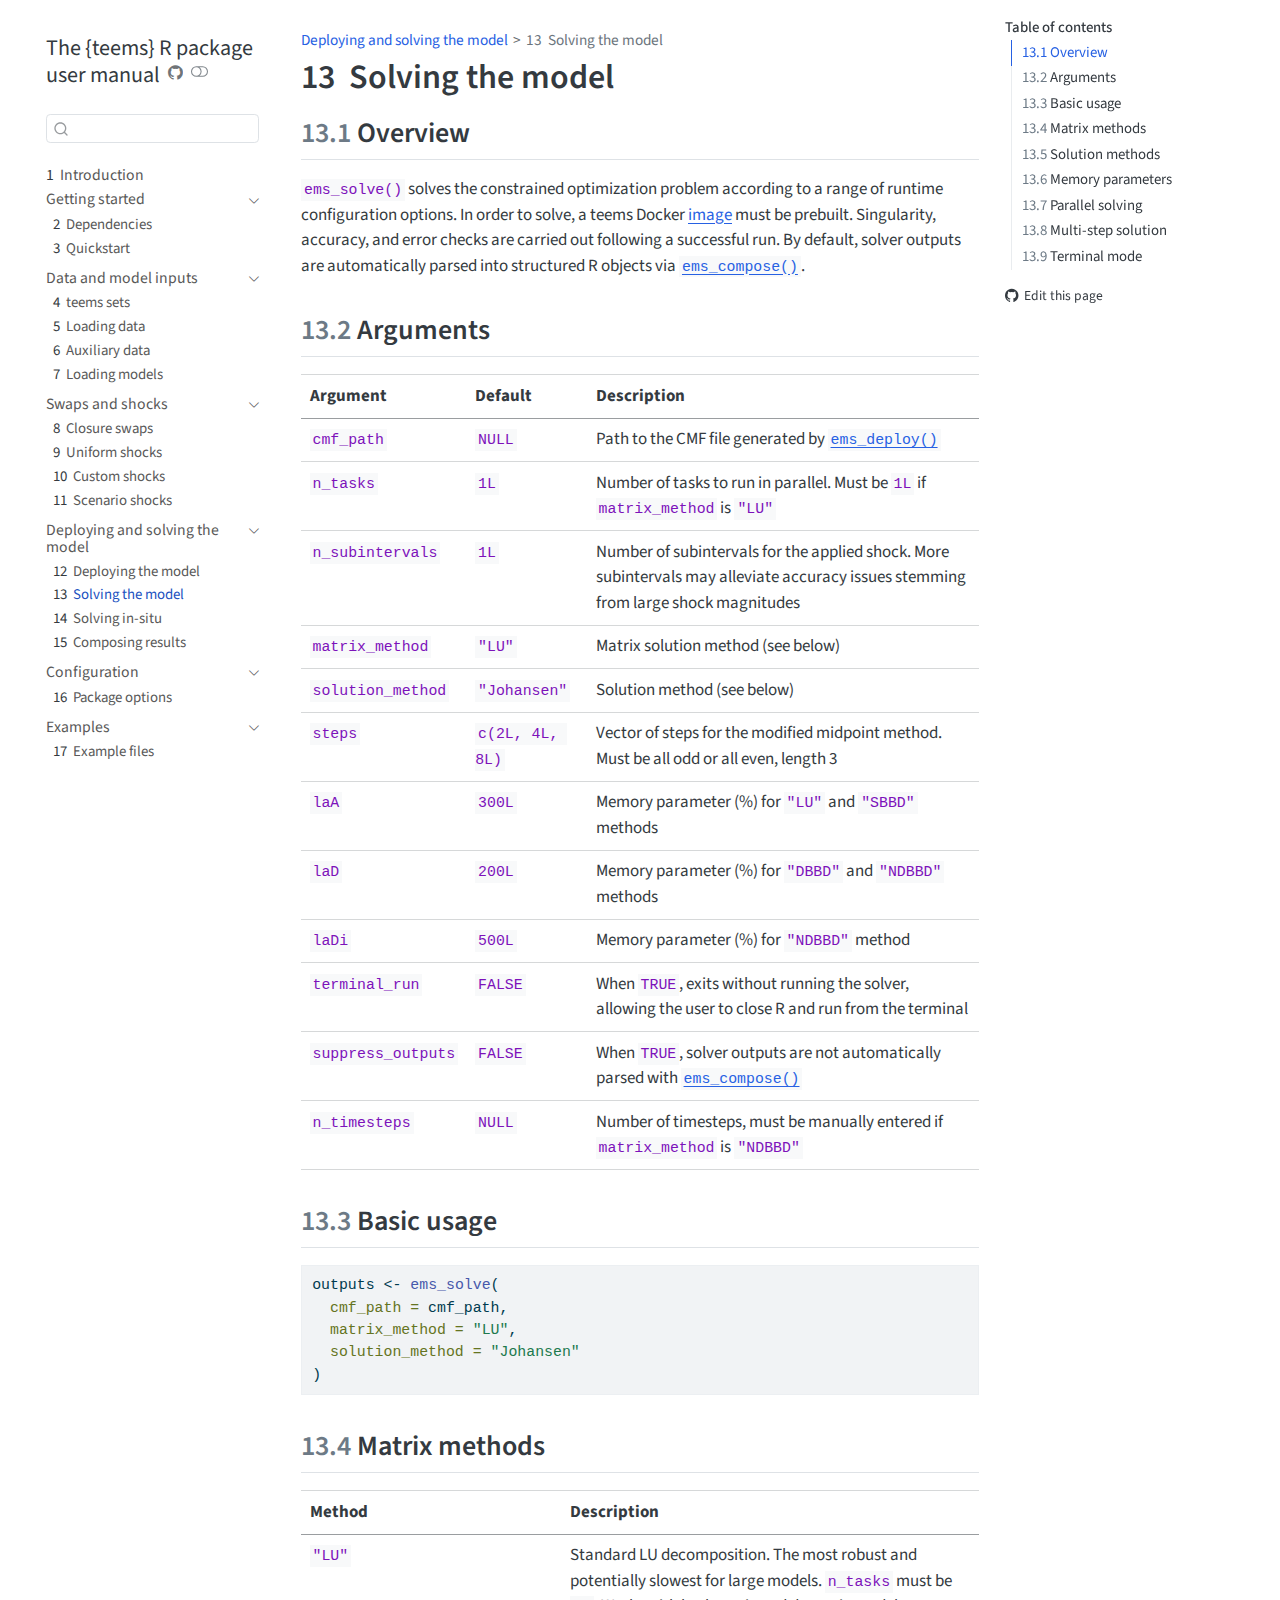
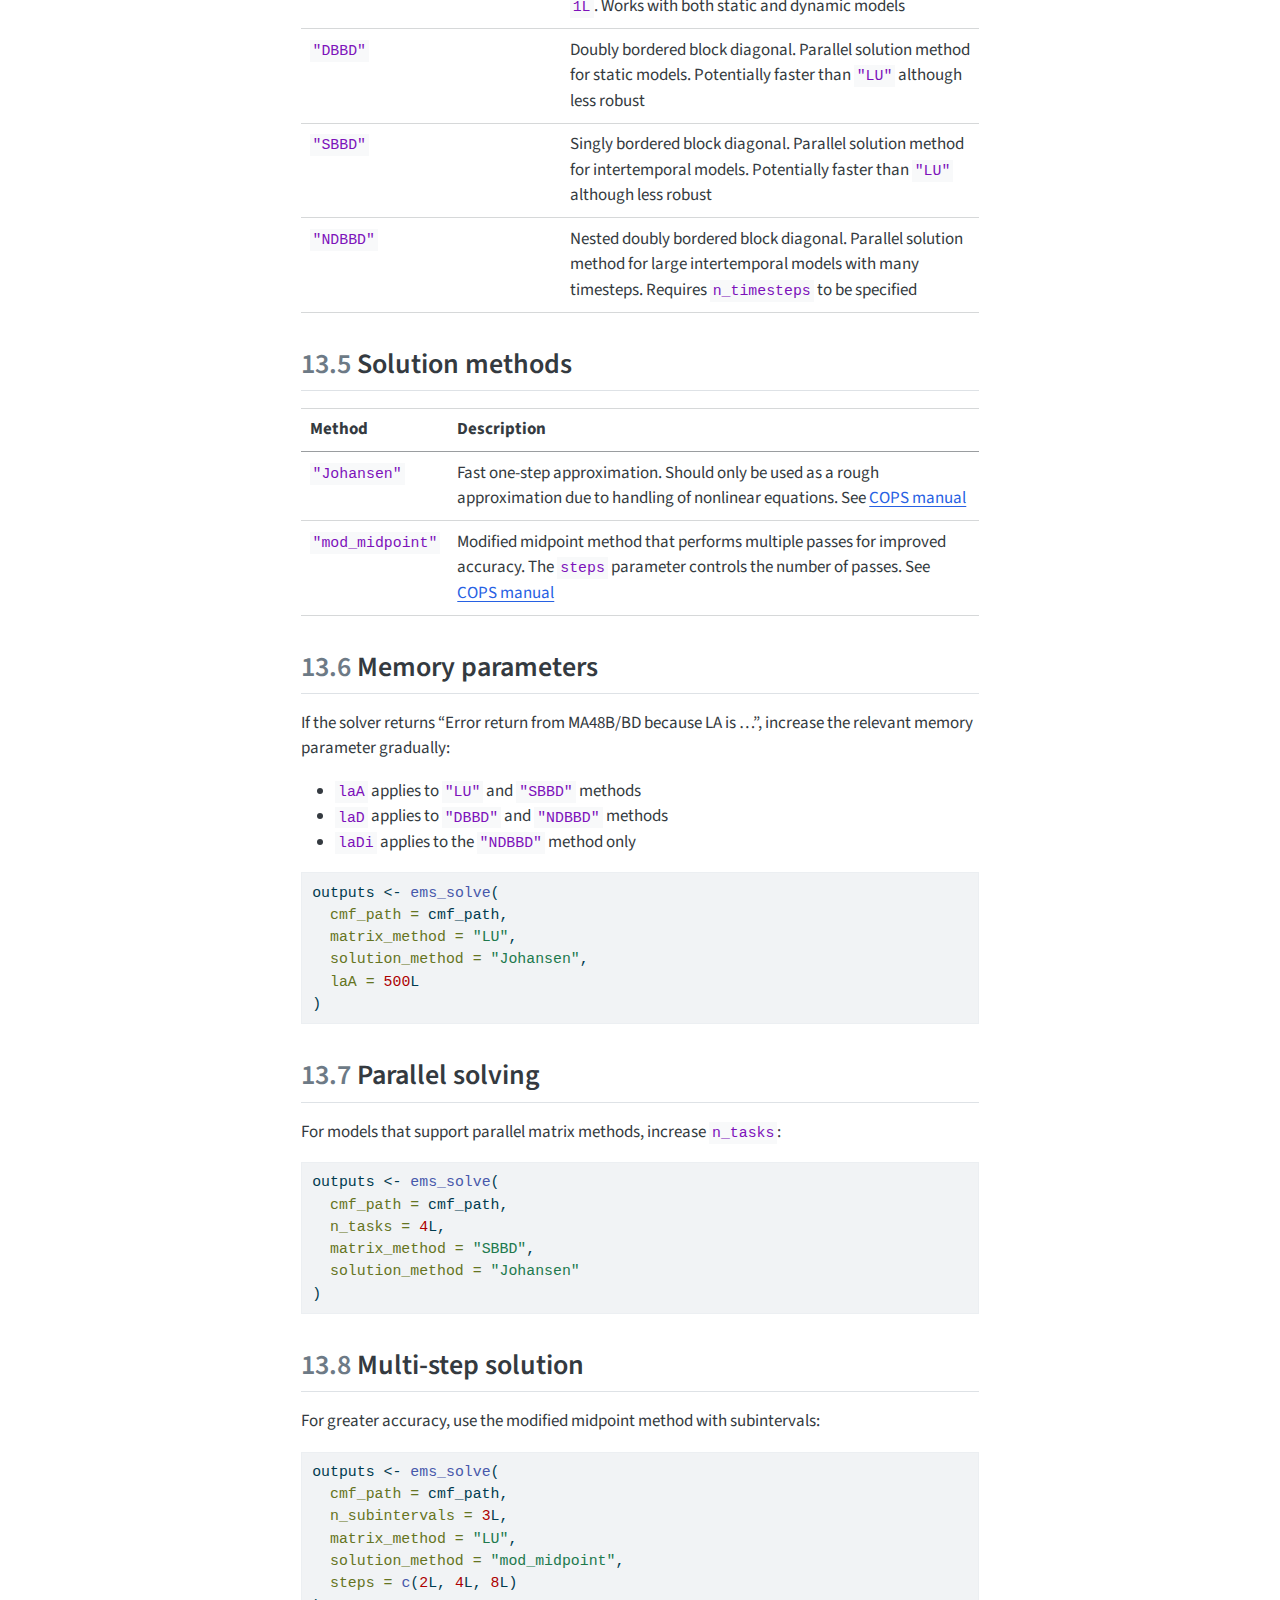
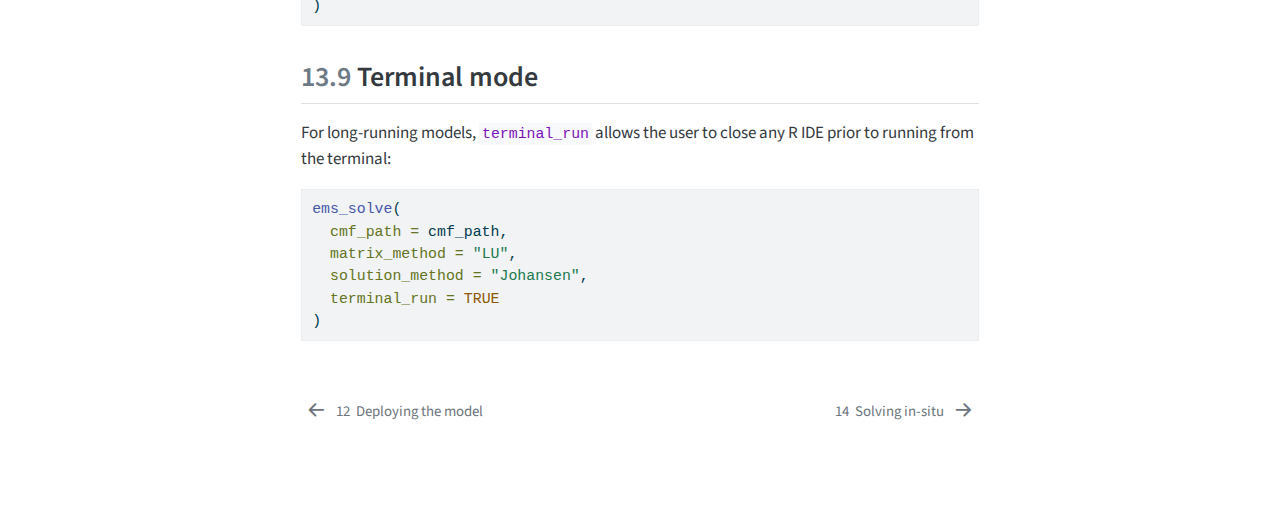
<file: solve.html>
<!DOCTYPE html>
<html xmlns="http://www.w3.org/1999/xhtml" lang="en" xml:lang="en"><head>

<meta charset="utf-8">
<meta name="generator" content="quarto-1.7.31">

<meta name="viewport" content="width=device-width, initial-scale=1.0, user-scalable=yes">


<title>13&nbsp; Solving the model – The {teems} R package user manual</title>
<style>
code{white-space: pre-wrap;}
span.smallcaps{font-variant: small-caps;}
div.columns{display: flex; gap: min(4vw, 1.5em);}
div.column{flex: auto; overflow-x: auto;}
div.hanging-indent{margin-left: 1.5em; text-indent: -1.5em;}
ul.task-list{list-style: none;}
ul.task-list li input[type="checkbox"] {
  width: 0.8em;
  margin: 0 0.8em 0.2em -1em; /* quarto-specific, see https://github.com/quarto-dev/quarto-cli/issues/4556 */ 
  vertical-align: middle;
}
/* CSS for syntax highlighting */
html { -webkit-text-size-adjust: 100%; }
pre > code.sourceCode { white-space: pre; position: relative; }
pre > code.sourceCode > span { display: inline-block; line-height: 1.25; }
pre > code.sourceCode > span:empty { height: 1.2em; }
.sourceCode { overflow: visible; }
code.sourceCode > span { color: inherit; text-decoration: inherit; }
div.sourceCode { margin: 1em 0; }
pre.sourceCode { margin: 0; }
@media screen {
div.sourceCode { overflow: auto; }
}
@media print {
pre > code.sourceCode { white-space: pre-wrap; }
pre > code.sourceCode > span { text-indent: -5em; padding-left: 5em; }
}
pre.numberSource code
  { counter-reset: source-line 0; }
pre.numberSource code > span
  { position: relative; left: -4em; counter-increment: source-line; }
pre.numberSource code > span > a:first-child::before
  { content: counter(source-line);
    position: relative; left: -1em; text-align: right; vertical-align: baseline;
    border: none; display: inline-block;
    -webkit-touch-callout: none; -webkit-user-select: none;
    -khtml-user-select: none; -moz-user-select: none;
    -ms-user-select: none; user-select: none;
    padding: 0 4px; width: 4em;
  }
pre.numberSource { margin-left: 3em;  padding-left: 4px; }
div.sourceCode
  {   }
@media screen {
pre > code.sourceCode > span > a:first-child::before { text-decoration: underline; }
}
</style>


<script src="site_libs/quarto-nav/quarto-nav.js"></script>
<script src="site_libs/quarto-nav/headroom.min.js"></script>
<script src="site_libs/clipboard/clipboard.min.js"></script>
<script src="site_libs/quarto-search/autocomplete.umd.js"></script>
<script src="site_libs/quarto-search/fuse.min.js"></script>
<script src="site_libs/quarto-search/quarto-search.js"></script>
<meta name="quarto:offset" content="./">
<link href="./solve_in_situ.html" rel="next">
<link href="./deploy.html" rel="prev">
<link href="./man/figures/logo.png" rel="icon" type="image/png">
<script src="site_libs/quarto-html/quarto.js" type="module"></script>
<script src="site_libs/quarto-html/tabsets/tabsets.js" type="module"></script>
<script src="site_libs/quarto-html/popper.min.js"></script>
<script src="site_libs/quarto-html/tippy.umd.min.js"></script>
<script src="site_libs/quarto-html/anchor.min.js"></script>
<link href="site_libs/quarto-html/tippy.css" rel="stylesheet">
<link href="site_libs/quarto-html/quarto-syntax-highlighting-e1a5c8363afafaef2c763b6775fbf3ca.css" rel="stylesheet" class="quarto-color-scheme" id="quarto-text-highlighting-styles">
<link href="site_libs/quarto-html/quarto-syntax-highlighting-dark-8ef56b68f8fa1e9d2ba328e99e439f80.css" rel="stylesheet" class="quarto-color-scheme quarto-color-alternate" id="quarto-text-highlighting-styles">
<link href="site_libs/quarto-html/quarto-syntax-highlighting-e1a5c8363afafaef2c763b6775fbf3ca.css" rel="stylesheet" class="quarto-color-scheme-extra" id="quarto-text-highlighting-styles">
<script src="site_libs/bootstrap/bootstrap.min.js"></script>
<link href="site_libs/bootstrap/bootstrap-icons.css" rel="stylesheet">
<link href="site_libs/bootstrap/bootstrap-813e30108dcf73170a1c733c14950347.min.css" rel="stylesheet" append-hash="true" class="quarto-color-scheme" id="quarto-bootstrap" data-mode="light">
<link href="site_libs/bootstrap/bootstrap-dark-56946a84a55d7b2346e72611fe48b419.min.css" rel="stylesheet" append-hash="true" class="quarto-color-scheme quarto-color-alternate" id="quarto-bootstrap" data-mode="dark">
<link href="site_libs/bootstrap/bootstrap-813e30108dcf73170a1c733c14950347.min.css" rel="stylesheet" append-hash="true" class="quarto-color-scheme-extra" id="quarto-bootstrap" data-mode="light">
<script id="quarto-search-options" type="application/json">{
  "location": "sidebar",
  "copy-button": false,
  "collapse-after": 3,
  "panel-placement": "start",
  "type": "textbox",
  "limit": 50,
  "keyboard-shortcut": [
    "f",
    "/",
    "s"
  ],
  "show-item-context": false,
  "language": {
    "search-no-results-text": "No results",
    "search-matching-documents-text": "matching documents",
    "search-copy-link-title": "Copy link to search",
    "search-hide-matches-text": "Hide additional matches",
    "search-more-match-text": "more match in this document",
    "search-more-matches-text": "more matches in this document",
    "search-clear-button-title": "Clear",
    "search-text-placeholder": "",
    "search-detached-cancel-button-title": "Cancel",
    "search-submit-button-title": "Submit",
    "search-label": "Search"
  }
}</script>


<link rel="stylesheet" href="styles.scss">
</head>

<body class="nav-sidebar floating quarto-light"><script id="quarto-html-before-body" type="application/javascript">
    const toggleBodyColorMode = (bsSheetEl) => {
      const mode = bsSheetEl.getAttribute("data-mode");
      const bodyEl = window.document.querySelector("body");
      if (mode === "dark") {
        bodyEl.classList.add("quarto-dark");
        bodyEl.classList.remove("quarto-light");
      } else {
        bodyEl.classList.add("quarto-light");
        bodyEl.classList.remove("quarto-dark");
      }
    }
    const toggleBodyColorPrimary = () => {
      const bsSheetEl = window.document.querySelector("link#quarto-bootstrap:not([rel=disabled-stylesheet])");
      if (bsSheetEl) {
        toggleBodyColorMode(bsSheetEl);
      }
    }
    const setColorSchemeToggle = (alternate) => {
      const toggles = window.document.querySelectorAll('.quarto-color-scheme-toggle');
      for (let i=0; i < toggles.length; i++) {
        const toggle = toggles[i];
        if (toggle) {
          if (alternate) {
            toggle.classList.add("alternate");
          } else {
            toggle.classList.remove("alternate");
          }
        }
      }
    };
    const toggleColorMode = (alternate) => {
      // Switch the stylesheets
      const primaryStylesheets = window.document.querySelectorAll('link.quarto-color-scheme:not(.quarto-color-alternate)');
      const alternateStylesheets = window.document.querySelectorAll('link.quarto-color-scheme.quarto-color-alternate');
      manageTransitions('#quarto-margin-sidebar .nav-link', false);
      if (alternate) {
        // note: dark is layered on light, we don't disable primary!
        enableStylesheet(alternateStylesheets);
        for (const sheetNode of alternateStylesheets) {
          if (sheetNode.id === "quarto-bootstrap") {
            toggleBodyColorMode(sheetNode);
          }
        }
      } else {
        disableStylesheet(alternateStylesheets);
        enableStylesheet(primaryStylesheets)
        toggleBodyColorPrimary();
      }
      manageTransitions('#quarto-margin-sidebar .nav-link', true);
      // Switch the toggles
      setColorSchemeToggle(alternate)
      // Hack to workaround the fact that safari doesn't
      // properly recolor the scrollbar when toggling (#1455)
      if (navigator.userAgent.indexOf('Safari') > 0 && navigator.userAgent.indexOf('Chrome') == -1) {
        manageTransitions("body", false);
        window.scrollTo(0, 1);
        setTimeout(() => {
          window.scrollTo(0, 0);
          manageTransitions("body", true);
        }, 40);
      }
    }
    const disableStylesheet = (stylesheets) => {
      for (let i=0; i < stylesheets.length; i++) {
        const stylesheet = stylesheets[i];
        stylesheet.rel = 'disabled-stylesheet';
      }
    }
    const enableStylesheet = (stylesheets) => {
      for (let i=0; i < stylesheets.length; i++) {
        const stylesheet = stylesheets[i];
        if(stylesheet.rel !== 'stylesheet') { // for Chrome, which will still FOUC without this check
          stylesheet.rel = 'stylesheet';
        }
      }
    }
    const manageTransitions = (selector, allowTransitions) => {
      const els = window.document.querySelectorAll(selector);
      for (let i=0; i < els.length; i++) {
        const el = els[i];
        if (allowTransitions) {
          el.classList.remove('notransition');
        } else {
          el.classList.add('notransition');
        }
      }
    }
    const isFileUrl = () => {
      return window.location.protocol === 'file:';
    }
    const hasAlternateSentinel = () => {
      let styleSentinel = getColorSchemeSentinel();
      if (styleSentinel !== null) {
        return styleSentinel === "alternate";
      } else {
        return false;
      }
    }
    const setStyleSentinel = (alternate) => {
      const value = alternate ? "alternate" : "default";
      if (!isFileUrl()) {
        window.localStorage.setItem("quarto-color-scheme", value);
      } else {
        localAlternateSentinel = value;
      }
    }
    const getColorSchemeSentinel = () => {
      if (!isFileUrl()) {
        const storageValue = window.localStorage.getItem("quarto-color-scheme");
        return storageValue != null ? storageValue : localAlternateSentinel;
      } else {
        return localAlternateSentinel;
      }
    }
    const toggleGiscusIfUsed = (isAlternate, darkModeDefault) => {
      const baseTheme = document.querySelector('#giscus-base-theme')?.value ?? 'light';
      const alternateTheme = document.querySelector('#giscus-alt-theme')?.value ?? 'dark';
      let newTheme = '';
      if(authorPrefersDark) {
        newTheme = isAlternate ? baseTheme : alternateTheme;
      } else {
        newTheme = isAlternate ? alternateTheme : baseTheme;
      }
      const changeGiscusTheme = () => {
        // From: https://github.com/giscus/giscus/issues/336
        const sendMessage = (message) => {
          const iframe = document.querySelector('iframe.giscus-frame');
          if (!iframe) return;
          iframe.contentWindow.postMessage({ giscus: message }, 'https://giscus.app');
        }
        sendMessage({
          setConfig: {
            theme: newTheme
          }
        });
      }
      const isGiscussLoaded = window.document.querySelector('iframe.giscus-frame') !== null;
      if (isGiscussLoaded) {
        changeGiscusTheme();
      }
    };
    const authorPrefersDark = false;
    const darkModeDefault = authorPrefersDark;
      document.querySelector('link#quarto-text-highlighting-styles.quarto-color-scheme-extra').rel = 'disabled-stylesheet';
      document.querySelector('link#quarto-bootstrap.quarto-color-scheme-extra').rel = 'disabled-stylesheet';
    let localAlternateSentinel = darkModeDefault ? 'alternate' : 'default';
    // Dark / light mode switch
    window.quartoToggleColorScheme = () => {
      // Read the current dark / light value
      let toAlternate = !hasAlternateSentinel();
      toggleColorMode(toAlternate);
      setStyleSentinel(toAlternate);
      toggleGiscusIfUsed(toAlternate, darkModeDefault);
      window.dispatchEvent(new Event('resize'));
    };
    // Switch to dark mode if need be
    if (hasAlternateSentinel()) {
      toggleColorMode(true);
    } else {
      toggleColorMode(false);
    }
  </script>

<div id="quarto-search-results"></div>
  <header id="quarto-header" class="headroom fixed-top">
  <nav class="quarto-secondary-nav">
    <div class="container-fluid d-flex">
      <button type="button" class="quarto-btn-toggle btn" data-bs-toggle="collapse" role="button" data-bs-target=".quarto-sidebar-collapse-item" aria-controls="quarto-sidebar" aria-expanded="false" aria-label="Toggle sidebar navigation" onclick="if (window.quartoToggleHeadroom) { window.quartoToggleHeadroom(); }">
        <i class="bi bi-layout-text-sidebar-reverse"></i>
      </button>
        <nav class="quarto-page-breadcrumbs" aria-label="breadcrumb"><ol class="breadcrumb"><li class="breadcrumb-item"><a href="./deploy.html">Deploying and solving the model</a></li><li class="breadcrumb-item"><a href="./solve.html"><span class="chapter-number">13</span>&nbsp; <span class="chapter-title">Solving the model</span></a></li></ol></nav>
        <a class="flex-grow-1" role="navigation" data-bs-toggle="collapse" data-bs-target=".quarto-sidebar-collapse-item" aria-controls="quarto-sidebar" aria-expanded="false" aria-label="Toggle sidebar navigation" onclick="if (window.quartoToggleHeadroom) { window.quartoToggleHeadroom(); }">      
        </a>
      <button type="button" class="btn quarto-search-button" aria-label="Search" onclick="window.quartoOpenSearch();">
        <i class="bi bi-search"></i>
      </button>
    </div>
  </nav>
</header>
<!-- content -->
<div id="quarto-content" class="quarto-container page-columns page-rows-contents page-layout-article">
<!-- sidebar -->
  <nav id="quarto-sidebar" class="sidebar collapse collapse-horizontal quarto-sidebar-collapse-item sidebar-navigation floating overflow-auto">
    <div class="pt-lg-2 mt-2 text-left sidebar-header">
    <div class="sidebar-title mb-0 py-0">
      <a href="./">The {teems} R package user manual</a> 
        <div class="sidebar-tools-main">
    <a href="https://github.com/teemsphere/teemsphere.github.io" title="Source Code" class="quarto-navigation-tool px-1" aria-label="Source Code"><i class="bi bi-github"></i></a>
  <a href="" class="quarto-color-scheme-toggle quarto-navigation-tool  px-1" onclick="window.quartoToggleColorScheme(); return false;" title="Toggle dark mode"><i class="bi"></i></a>
</div>
    </div>
      </div>
        <div class="mt-2 flex-shrink-0 align-items-center">
        <div class="sidebar-search">
        <div id="quarto-search" class="" title="Search"></div>
        </div>
        </div>
    <div class="sidebar-menu-container"> 
    <ul class="list-unstyled mt-1">
        <li class="sidebar-item">
  <div class="sidebar-item-container"> 
  <a href="./index.html" class="sidebar-item-text sidebar-link">
 <span class="menu-text"><span class="chapter-number">1</span>&nbsp; <span class="chapter-title">Introduction</span></span></a>
  </div>
</li>
        <li class="sidebar-item sidebar-item-section">
      <div class="sidebar-item-container"> 
            <a class="sidebar-item-text sidebar-link text-start" data-bs-toggle="collapse" data-bs-target="#quarto-sidebar-section-1" role="navigation" aria-expanded="true">
 <span class="menu-text">Getting started</span></a>
          <a class="sidebar-item-toggle text-start" data-bs-toggle="collapse" data-bs-target="#quarto-sidebar-section-1" role="navigation" aria-expanded="true" aria-label="Toggle section">
            <i class="bi bi-chevron-right ms-2"></i>
          </a> 
      </div>
      <ul id="quarto-sidebar-section-1" class="collapse list-unstyled sidebar-section depth1 show">  
          <li class="sidebar-item">
  <div class="sidebar-item-container"> 
  <a href="./dependencies.html" class="sidebar-item-text sidebar-link">
 <span class="menu-text"><span class="chapter-number">2</span>&nbsp; <span class="chapter-title">Dependencies</span></span></a>
  </div>
</li>
          <li class="sidebar-item">
  <div class="sidebar-item-container"> 
  <a href="./quickstart.html" class="sidebar-item-text sidebar-link">
 <span class="menu-text"><span class="chapter-number">3</span>&nbsp; <span class="chapter-title">Quickstart</span></span></a>
  </div>
</li>
      </ul>
  </li>
        <li class="sidebar-item sidebar-item-section">
      <div class="sidebar-item-container"> 
            <a class="sidebar-item-text sidebar-link text-start" data-bs-toggle="collapse" data-bs-target="#quarto-sidebar-section-2" role="navigation" aria-expanded="true">
 <span class="menu-text">Data and model inputs</span></a>
          <a class="sidebar-item-toggle text-start" data-bs-toggle="collapse" data-bs-target="#quarto-sidebar-section-2" role="navigation" aria-expanded="true" aria-label="Toggle section">
            <i class="bi bi-chevron-right ms-2"></i>
          </a> 
      </div>
      <ul id="quarto-sidebar-section-2" class="collapse list-unstyled sidebar-section depth1 show">  
          <li class="sidebar-item">
  <div class="sidebar-item-container"> 
  <a href="./set_mappings.html" class="sidebar-item-text sidebar-link">
 <span class="menu-text"><span class="chapter-number">4</span>&nbsp; <span class="chapter-title">teems sets</span></span></a>
  </div>
</li>
          <li class="sidebar-item">
  <div class="sidebar-item-container"> 
  <a href="./data_load.html" class="sidebar-item-text sidebar-link">
 <span class="menu-text"><span class="chapter-number">5</span>&nbsp; <span class="chapter-title">Loading data</span></span></a>
  </div>
</li>
          <li class="sidebar-item">
  <div class="sidebar-item-container"> 
  <a href="./aux_load.html" class="sidebar-item-text sidebar-link">
 <span class="menu-text"><span class="chapter-number">6</span>&nbsp; <span class="chapter-title">Auxiliary data</span></span></a>
  </div>
</li>
          <li class="sidebar-item">
  <div class="sidebar-item-container"> 
  <a href="./model_load.html" class="sidebar-item-text sidebar-link">
 <span class="menu-text"><span class="chapter-number">7</span>&nbsp; <span class="chapter-title">Loading models</span></span></a>
  </div>
</li>
      </ul>
  </li>
        <li class="sidebar-item sidebar-item-section">
      <div class="sidebar-item-container"> 
            <a class="sidebar-item-text sidebar-link text-start" data-bs-toggle="collapse" data-bs-target="#quarto-sidebar-section-3" role="navigation" aria-expanded="true">
 <span class="menu-text">Swaps and shocks</span></a>
          <a class="sidebar-item-toggle text-start" data-bs-toggle="collapse" data-bs-target="#quarto-sidebar-section-3" role="navigation" aria-expanded="true" aria-label="Toggle section">
            <i class="bi bi-chevron-right ms-2"></i>
          </a> 
      </div>
      <ul id="quarto-sidebar-section-3" class="collapse list-unstyled sidebar-section depth1 show">  
          <li class="sidebar-item">
  <div class="sidebar-item-container"> 
  <a href="./swaps.html" class="sidebar-item-text sidebar-link">
 <span class="menu-text"><span class="chapter-number">8</span>&nbsp; <span class="chapter-title">Closure swaps</span></span></a>
  </div>
</li>
          <li class="sidebar-item">
  <div class="sidebar-item-container"> 
  <a href="./uniform_shocks.html" class="sidebar-item-text sidebar-link">
 <span class="menu-text"><span class="chapter-number">9</span>&nbsp; <span class="chapter-title">Uniform shocks</span></span></a>
  </div>
</li>
          <li class="sidebar-item">
  <div class="sidebar-item-container"> 
  <a href="./custom_shocks.html" class="sidebar-item-text sidebar-link">
 <span class="menu-text"><span class="chapter-number">10</span>&nbsp; <span class="chapter-title">Custom shocks</span></span></a>
  </div>
</li>
          <li class="sidebar-item">
  <div class="sidebar-item-container"> 
  <a href="./scenario_shocks.html" class="sidebar-item-text sidebar-link">
 <span class="menu-text"><span class="chapter-number">11</span>&nbsp; <span class="chapter-title">Scenario shocks</span></span></a>
  </div>
</li>
      </ul>
  </li>
        <li class="sidebar-item sidebar-item-section">
      <div class="sidebar-item-container"> 
            <a class="sidebar-item-text sidebar-link text-start" data-bs-toggle="collapse" data-bs-target="#quarto-sidebar-section-4" role="navigation" aria-expanded="true">
 <span class="menu-text">Deploying and solving the model</span></a>
          <a class="sidebar-item-toggle text-start" data-bs-toggle="collapse" data-bs-target="#quarto-sidebar-section-4" role="navigation" aria-expanded="true" aria-label="Toggle section">
            <i class="bi bi-chevron-right ms-2"></i>
          </a> 
      </div>
      <ul id="quarto-sidebar-section-4" class="collapse list-unstyled sidebar-section depth1 show">  
          <li class="sidebar-item">
  <div class="sidebar-item-container"> 
  <a href="./deploy.html" class="sidebar-item-text sidebar-link">
 <span class="menu-text"><span class="chapter-number">12</span>&nbsp; <span class="chapter-title">Deploying the model</span></span></a>
  </div>
</li>
          <li class="sidebar-item">
  <div class="sidebar-item-container"> 
  <a href="./solve.html" class="sidebar-item-text sidebar-link active">
 <span class="menu-text"><span class="chapter-number">13</span>&nbsp; <span class="chapter-title">Solving the model</span></span></a>
  </div>
</li>
          <li class="sidebar-item">
  <div class="sidebar-item-container"> 
  <a href="./solve_in_situ.html" class="sidebar-item-text sidebar-link">
 <span class="menu-text"><span class="chapter-number">14</span>&nbsp; <span class="chapter-title">Solving in-situ</span></span></a>
  </div>
</li>
          <li class="sidebar-item">
  <div class="sidebar-item-container"> 
  <a href="./compose.html" class="sidebar-item-text sidebar-link">
 <span class="menu-text"><span class="chapter-number">15</span>&nbsp; <span class="chapter-title">Composing results</span></span></a>
  </div>
</li>
      </ul>
  </li>
        <li class="sidebar-item sidebar-item-section">
      <div class="sidebar-item-container"> 
            <a class="sidebar-item-text sidebar-link text-start" data-bs-toggle="collapse" data-bs-target="#quarto-sidebar-section-5" role="navigation" aria-expanded="true">
 <span class="menu-text">Configuration</span></a>
          <a class="sidebar-item-toggle text-start" data-bs-toggle="collapse" data-bs-target="#quarto-sidebar-section-5" role="navigation" aria-expanded="true" aria-label="Toggle section">
            <i class="bi bi-chevron-right ms-2"></i>
          </a> 
      </div>
      <ul id="quarto-sidebar-section-5" class="collapse list-unstyled sidebar-section depth1 show">  
          <li class="sidebar-item">
  <div class="sidebar-item-container"> 
  <a href="./options.html" class="sidebar-item-text sidebar-link">
 <span class="menu-text"><span class="chapter-number">16</span>&nbsp; <span class="chapter-title">Package options</span></span></a>
  </div>
</li>
      </ul>
  </li>
        <li class="sidebar-item sidebar-item-section">
      <div class="sidebar-item-container"> 
            <a class="sidebar-item-text sidebar-link text-start" data-bs-toggle="collapse" data-bs-target="#quarto-sidebar-section-6" role="navigation" aria-expanded="true">
 <span class="menu-text">Examples</span></a>
          <a class="sidebar-item-toggle text-start" data-bs-toggle="collapse" data-bs-target="#quarto-sidebar-section-6" role="navigation" aria-expanded="true" aria-label="Toggle section">
            <i class="bi bi-chevron-right ms-2"></i>
          </a> 
      </div>
      <ul id="quarto-sidebar-section-6" class="collapse list-unstyled sidebar-section depth1 show">  
          <li class="sidebar-item">
  <div class="sidebar-item-container"> 
  <a href="./example.html" class="sidebar-item-text sidebar-link">
 <span class="menu-text"><span class="chapter-number">17</span>&nbsp; <span class="chapter-title">Example files</span></span></a>
  </div>
</li>
      </ul>
  </li>
    </ul>
    </div>
</nav>
<div id="quarto-sidebar-glass" class="quarto-sidebar-collapse-item" data-bs-toggle="collapse" data-bs-target=".quarto-sidebar-collapse-item"></div>
<!-- margin-sidebar -->
    <div id="quarto-margin-sidebar" class="sidebar margin-sidebar">
        <nav id="TOC" role="doc-toc" class="toc-active">
    <h2 id="toc-title">Table of contents</h2>
   
  <ul>
  <li><a href="#overview" id="toc-overview" class="nav-link active" data-scroll-target="#overview"><span class="header-section-number">13.1</span> Overview</a></li>
  <li><a href="#arguments" id="toc-arguments" class="nav-link" data-scroll-target="#arguments"><span class="header-section-number">13.2</span> Arguments</a></li>
  <li><a href="#basic-usage" id="toc-basic-usage" class="nav-link" data-scroll-target="#basic-usage"><span class="header-section-number">13.3</span> Basic usage</a></li>
  <li><a href="#matrix-methods" id="toc-matrix-methods" class="nav-link" data-scroll-target="#matrix-methods"><span class="header-section-number">13.4</span> Matrix methods</a></li>
  <li><a href="#solution-methods" id="toc-solution-methods" class="nav-link" data-scroll-target="#solution-methods"><span class="header-section-number">13.5</span> Solution methods</a></li>
  <li><a href="#memory-parameters" id="toc-memory-parameters" class="nav-link" data-scroll-target="#memory-parameters"><span class="header-section-number">13.6</span> Memory parameters</a></li>
  <li><a href="#parallel-solving" id="toc-parallel-solving" class="nav-link" data-scroll-target="#parallel-solving"><span class="header-section-number">13.7</span> Parallel solving</a></li>
  <li><a href="#multi-step-solution" id="toc-multi-step-solution" class="nav-link" data-scroll-target="#multi-step-solution"><span class="header-section-number">13.8</span> Multi-step solution</a></li>
  <li><a href="#terminal-mode" id="toc-terminal-mode" class="nav-link" data-scroll-target="#terminal-mode"><span class="header-section-number">13.9</span> Terminal mode</a></li>
  </ul>
<div class="toc-actions"><ul><li><a href="https://github.com/teemsphere/teemsphere.github.io/edit/main/solve.qmd" class="toc-action"><i class="bi bi-github"></i>Edit this page</a></li></ul></div></nav>
    </div>
<!-- main -->
<main class="content" id="quarto-document-content">


<header id="title-block-header" class="quarto-title-block default"><nav class="quarto-page-breadcrumbs quarto-title-breadcrumbs d-none d-lg-block" aria-label="breadcrumb"><ol class="breadcrumb"><li class="breadcrumb-item"><a href="./deploy.html">Deploying and solving the model</a></li><li class="breadcrumb-item"><a href="./solve.html"><span class="chapter-number">13</span>&nbsp; <span class="chapter-title">Solving the model</span></a></li></ol></nav>
<div class="quarto-title">
<h1 class="title"><span class="chapter-number">13</span>&nbsp; <span class="chapter-title">Solving the model</span></h1>
</div>



<div class="quarto-title-meta">

    
  
    
  </div>
  


</header>


<section id="overview" class="level2" data-number="13.1">
<h2 data-number="13.1" class="anchored" data-anchor-id="overview"><span class="header-section-number">13.1</span> Overview</h2>
<p><code>ems_solve()</code> solves the constrained optimization problem according to a range of runtime configuration options. In order to solve, a teems Docker <a href="https://github.com/teemsphere/teems-solver">image</a> must be prebuilt. Singularity, accuracy, and error checks are carried out following a successful run. By default, solver outputs are automatically parsed into structured R objects via <a href="./compose.html"><code>ems_compose()</code></a>.</p>
</section>
<section id="arguments" class="level2" data-number="13.2">
<h2 data-number="13.2" class="anchored" data-anchor-id="arguments"><span class="header-section-number">13.2</span> Arguments</h2>
<table class="caption-top table">
<thead>
<tr class="header">
<th>Argument</th>
<th>Default</th>
<th>Description</th>
</tr>
</thead>
<tbody>
<tr class="odd">
<td><code>cmf_path</code></td>
<td><code>NULL</code></td>
<td>Path to the CMF file generated by <a href="./deploy.html"><code>ems_deploy()</code></a></td>
</tr>
<tr class="even">
<td><code>n_tasks</code></td>
<td><code>1L</code></td>
<td>Number of tasks to run in parallel. Must be <code>1L</code> if <code>matrix_method</code> is <code>"LU"</code></td>
</tr>
<tr class="odd">
<td><code>n_subintervals</code></td>
<td><code>1L</code></td>
<td>Number of subintervals for the applied shock. More subintervals may alleviate accuracy issues stemming from large shock magnitudes</td>
</tr>
<tr class="even">
<td><code>matrix_method</code></td>
<td><code>"LU"</code></td>
<td>Matrix solution method (see below)</td>
</tr>
<tr class="odd">
<td><code>solution_method</code></td>
<td><code>"Johansen"</code></td>
<td>Solution method (see below)</td>
</tr>
<tr class="even">
<td><code>steps</code></td>
<td><code>c(2L, 4L, 8L)</code></td>
<td>Vector of steps for the modified midpoint method. Must be all odd or all even, length 3</td>
</tr>
<tr class="odd">
<td><code>laA</code></td>
<td><code>300L</code></td>
<td>Memory parameter (%) for <code>"LU"</code> and <code>"SBBD"</code> methods</td>
</tr>
<tr class="even">
<td><code>laD</code></td>
<td><code>200L</code></td>
<td>Memory parameter (%) for <code>"DBBD"</code> and <code>"NDBBD"</code> methods</td>
</tr>
<tr class="odd">
<td><code>laDi</code></td>
<td><code>500L</code></td>
<td>Memory parameter (%) for <code>"NDBBD"</code> method</td>
</tr>
<tr class="even">
<td><code>terminal_run</code></td>
<td><code>FALSE</code></td>
<td>When <code>TRUE</code>, exits without running the solver, allowing the user to close R and run from the terminal</td>
</tr>
<tr class="odd">
<td><code>suppress_outputs</code></td>
<td><code>FALSE</code></td>
<td>When <code>TRUE</code>, solver outputs are not automatically parsed with <a href="./compose.html"><code>ems_compose()</code></a></td>
</tr>
<tr class="even">
<td><code>n_timesteps</code></td>
<td><code>NULL</code></td>
<td>Number of timesteps, must be manually entered if <code>matrix_method</code> is <code>"NDBBD"</code></td>
</tr>
</tbody>
</table>
</section>
<section id="basic-usage" class="level2" data-number="13.3">
<h2 data-number="13.3" class="anchored" data-anchor-id="basic-usage"><span class="header-section-number">13.3</span> Basic usage</h2>
<div class="sourceCode" id="cb1"><pre class="sourceCode r code-with-copy"><code class="sourceCode r"><span id="cb1-1"><a href="#cb1-1" aria-hidden="true" tabindex="-1"></a>outputs <span class="ot">&lt;-</span> <span class="fu">ems_solve</span>(</span>
<span id="cb1-2"><a href="#cb1-2" aria-hidden="true" tabindex="-1"></a>  <span class="at">cmf_path =</span> cmf_path,</span>
<span id="cb1-3"><a href="#cb1-3" aria-hidden="true" tabindex="-1"></a>  <span class="at">matrix_method =</span> <span class="st">"LU"</span>,</span>
<span id="cb1-4"><a href="#cb1-4" aria-hidden="true" tabindex="-1"></a>  <span class="at">solution_method =</span> <span class="st">"Johansen"</span></span>
<span id="cb1-5"><a href="#cb1-5" aria-hidden="true" tabindex="-1"></a>)</span></code><button title="Copy to Clipboard" class="code-copy-button"><i class="bi"></i></button></pre></div>
</section>
<section id="matrix-methods" class="level2" data-number="13.4">
<h2 data-number="13.4" class="anchored" data-anchor-id="matrix-methods"><span class="header-section-number">13.4</span> Matrix methods</h2>
<table class="caption-top table">
<colgroup>
<col style="width: 38%">
<col style="width: 61%">
</colgroup>
<thead>
<tr class="header">
<th>Method</th>
<th>Description</th>
</tr>
</thead>
<tbody>
<tr class="odd">
<td><code>"LU"</code></td>
<td>Standard LU decomposition. The most robust and potentially slowest for large models. <code>n_tasks</code> must be <code>1L</code>. Works with both static and dynamic models</td>
</tr>
<tr class="even">
<td><code>"DBBD"</code></td>
<td>Doubly bordered block diagonal. Parallel solution method for static models. Potentially faster than <code>"LU"</code> although less robust</td>
</tr>
<tr class="odd">
<td><code>"SBBD"</code></td>
<td>Singly bordered block diagonal. Parallel solution method for intertemporal models. Potentially faster than <code>"LU"</code> although less robust</td>
</tr>
<tr class="even">
<td><code>"NDBBD"</code></td>
<td>Nested doubly bordered block diagonal. Parallel solution method for large intertemporal models with many timesteps. Requires <code>n_timesteps</code> to be specified</td>
</tr>
</tbody>
</table>
</section>
<section id="solution-methods" class="level2" data-number="13.5">
<h2 data-number="13.5" class="anchored" data-anchor-id="solution-methods"><span class="header-section-number">13.5</span> Solution methods</h2>
<table class="caption-top table">
<thead>
<tr class="header">
<th>Method</th>
<th>Description</th>
</tr>
</thead>
<tbody>
<tr class="odd">
<td><code>"Johansen"</code></td>
<td>Fast one-step approximation. Should only be used as a rough approximation due to handling of nonlinear equations. See <a href="https://www.copsmodels.com/gpmanual.htm#gpd1.2.13">COPS manual</a></td>
</tr>
<tr class="even">
<td><code>"mod_midpoint"</code></td>
<td>Modified midpoint method that performs multiple passes for improved accuracy. The <code>steps</code> parameter controls the number of passes. See <a href="https://www.copsmodels.com/gpmanual.htm#gpd3.12.2">COPS manual</a></td>
</tr>
</tbody>
</table>
</section>
<section id="memory-parameters" class="level2" data-number="13.6">
<h2 data-number="13.6" class="anchored" data-anchor-id="memory-parameters"><span class="header-section-number">13.6</span> Memory parameters</h2>
<p>If the solver returns “Error return from MA48B/BD because LA is …”, increase the relevant memory parameter gradually:</p>
<ul>
<li><code>laA</code> applies to <code>"LU"</code> and <code>"SBBD"</code> methods</li>
<li><code>laD</code> applies to <code>"DBBD"</code> and <code>"NDBBD"</code> methods</li>
<li><code>laDi</code> applies to the <code>"NDBBD"</code> method only</li>
</ul>
<div class="sourceCode" id="cb2"><pre class="sourceCode r code-with-copy"><code class="sourceCode r"><span id="cb2-1"><a href="#cb2-1" aria-hidden="true" tabindex="-1"></a>outputs <span class="ot">&lt;-</span> <span class="fu">ems_solve</span>(</span>
<span id="cb2-2"><a href="#cb2-2" aria-hidden="true" tabindex="-1"></a>  <span class="at">cmf_path =</span> cmf_path,</span>
<span id="cb2-3"><a href="#cb2-3" aria-hidden="true" tabindex="-1"></a>  <span class="at">matrix_method =</span> <span class="st">"LU"</span>,</span>
<span id="cb2-4"><a href="#cb2-4" aria-hidden="true" tabindex="-1"></a>  <span class="at">solution_method =</span> <span class="st">"Johansen"</span>,</span>
<span id="cb2-5"><a href="#cb2-5" aria-hidden="true" tabindex="-1"></a>  <span class="at">laA =</span> <span class="dv">500</span>L</span>
<span id="cb2-6"><a href="#cb2-6" aria-hidden="true" tabindex="-1"></a>)</span></code><button title="Copy to Clipboard" class="code-copy-button"><i class="bi"></i></button></pre></div>
</section>
<section id="parallel-solving" class="level2" data-number="13.7">
<h2 data-number="13.7" class="anchored" data-anchor-id="parallel-solving"><span class="header-section-number">13.7</span> Parallel solving</h2>
<p>For models that support parallel matrix methods, increase <code>n_tasks</code>:</p>
<div class="sourceCode" id="cb3"><pre class="sourceCode r code-with-copy"><code class="sourceCode r"><span id="cb3-1"><a href="#cb3-1" aria-hidden="true" tabindex="-1"></a>outputs <span class="ot">&lt;-</span> <span class="fu">ems_solve</span>(</span>
<span id="cb3-2"><a href="#cb3-2" aria-hidden="true" tabindex="-1"></a>  <span class="at">cmf_path =</span> cmf_path,</span>
<span id="cb3-3"><a href="#cb3-3" aria-hidden="true" tabindex="-1"></a>  <span class="at">n_tasks =</span> <span class="dv">4</span>L,</span>
<span id="cb3-4"><a href="#cb3-4" aria-hidden="true" tabindex="-1"></a>  <span class="at">matrix_method =</span> <span class="st">"SBBD"</span>,</span>
<span id="cb3-5"><a href="#cb3-5" aria-hidden="true" tabindex="-1"></a>  <span class="at">solution_method =</span> <span class="st">"Johansen"</span></span>
<span id="cb3-6"><a href="#cb3-6" aria-hidden="true" tabindex="-1"></a>)</span></code><button title="Copy to Clipboard" class="code-copy-button"><i class="bi"></i></button></pre></div>
</section>
<section id="multi-step-solution" class="level2" data-number="13.8">
<h2 data-number="13.8" class="anchored" data-anchor-id="multi-step-solution"><span class="header-section-number">13.8</span> Multi-step solution</h2>
<p>For greater accuracy, use the modified midpoint method with subintervals:</p>
<div class="sourceCode" id="cb4"><pre class="sourceCode r code-with-copy"><code class="sourceCode r"><span id="cb4-1"><a href="#cb4-1" aria-hidden="true" tabindex="-1"></a>outputs <span class="ot">&lt;-</span> <span class="fu">ems_solve</span>(</span>
<span id="cb4-2"><a href="#cb4-2" aria-hidden="true" tabindex="-1"></a>  <span class="at">cmf_path =</span> cmf_path,</span>
<span id="cb4-3"><a href="#cb4-3" aria-hidden="true" tabindex="-1"></a>  <span class="at">n_subintervals =</span> <span class="dv">3</span>L,</span>
<span id="cb4-4"><a href="#cb4-4" aria-hidden="true" tabindex="-1"></a>  <span class="at">matrix_method =</span> <span class="st">"LU"</span>,</span>
<span id="cb4-5"><a href="#cb4-5" aria-hidden="true" tabindex="-1"></a>  <span class="at">solution_method =</span> <span class="st">"mod_midpoint"</span>,</span>
<span id="cb4-6"><a href="#cb4-6" aria-hidden="true" tabindex="-1"></a>  <span class="at">steps =</span> <span class="fu">c</span>(<span class="dv">2</span>L, <span class="dv">4</span>L, <span class="dv">8</span>L)</span>
<span id="cb4-7"><a href="#cb4-7" aria-hidden="true" tabindex="-1"></a>)</span></code><button title="Copy to Clipboard" class="code-copy-button"><i class="bi"></i></button></pre></div>
</section>
<section id="terminal-mode" class="level2" data-number="13.9">
<h2 data-number="13.9" class="anchored" data-anchor-id="terminal-mode"><span class="header-section-number">13.9</span> Terminal mode</h2>
<p>For long-running models, <code>terminal_run</code> allows the user to close any R IDE prior to running from the terminal:</p>
<div class="sourceCode" id="cb5"><pre class="sourceCode r code-with-copy"><code class="sourceCode r"><span id="cb5-1"><a href="#cb5-1" aria-hidden="true" tabindex="-1"></a><span class="fu">ems_solve</span>(</span>
<span id="cb5-2"><a href="#cb5-2" aria-hidden="true" tabindex="-1"></a>  <span class="at">cmf_path =</span> cmf_path,</span>
<span id="cb5-3"><a href="#cb5-3" aria-hidden="true" tabindex="-1"></a>  <span class="at">matrix_method =</span> <span class="st">"LU"</span>,</span>
<span id="cb5-4"><a href="#cb5-4" aria-hidden="true" tabindex="-1"></a>  <span class="at">solution_method =</span> <span class="st">"Johansen"</span>,</span>
<span id="cb5-5"><a href="#cb5-5" aria-hidden="true" tabindex="-1"></a>  <span class="at">terminal_run =</span> <span class="cn">TRUE</span></span>
<span id="cb5-6"><a href="#cb5-6" aria-hidden="true" tabindex="-1"></a>)</span></code><button title="Copy to Clipboard" class="code-copy-button"><i class="bi"></i></button></pre></div>


</section>

</main> <!-- /main -->
<script id="quarto-html-after-body" type="application/javascript">
  window.document.addEventListener("DOMContentLoaded", function (event) {
    // Ensure there is a toggle, if there isn't float one in the top right
    if (window.document.querySelector('.quarto-color-scheme-toggle') === null) {
      const a = window.document.createElement('a');
      a.classList.add('top-right');
      a.classList.add('quarto-color-scheme-toggle');
      a.href = "";
      a.onclick = function() { try { window.quartoToggleColorScheme(); } catch {} return false; };
      const i = window.document.createElement("i");
      i.classList.add('bi');
      a.appendChild(i);
      window.document.body.appendChild(a);
    }
    setColorSchemeToggle(hasAlternateSentinel())
    const icon = "";
    const anchorJS = new window.AnchorJS();
    anchorJS.options = {
      placement: 'right',
      icon: icon
    };
    anchorJS.add('.anchored');
    const isCodeAnnotation = (el) => {
      for (const clz of el.classList) {
        if (clz.startsWith('code-annotation-')) {                     
          return true;
        }
      }
      return false;
    }
    const onCopySuccess = function(e) {
      // button target
      const button = e.trigger;
      // don't keep focus
      button.blur();
      // flash "checked"
      button.classList.add('code-copy-button-checked');
      var currentTitle = button.getAttribute("title");
      button.setAttribute("title", "Copied!");
      let tooltip;
      if (window.bootstrap) {
        button.setAttribute("data-bs-toggle", "tooltip");
        button.setAttribute("data-bs-placement", "left");
        button.setAttribute("data-bs-title", "Copied!");
        tooltip = new bootstrap.Tooltip(button, 
          { trigger: "manual", 
            customClass: "code-copy-button-tooltip",
            offset: [0, -8]});
        tooltip.show();    
      }
      setTimeout(function() {
        if (tooltip) {
          tooltip.hide();
          button.removeAttribute("data-bs-title");
          button.removeAttribute("data-bs-toggle");
          button.removeAttribute("data-bs-placement");
        }
        button.setAttribute("title", currentTitle);
        button.classList.remove('code-copy-button-checked');
      }, 1000);
      // clear code selection
      e.clearSelection();
    }
    const getTextToCopy = function(trigger) {
        const codeEl = trigger.previousElementSibling.cloneNode(true);
        for (const childEl of codeEl.children) {
          if (isCodeAnnotation(childEl)) {
            childEl.remove();
          }
        }
        return codeEl.innerText;
    }
    const clipboard = new window.ClipboardJS('.code-copy-button:not([data-in-quarto-modal])', {
      text: getTextToCopy
    });
    clipboard.on('success', onCopySuccess);
    if (window.document.getElementById('quarto-embedded-source-code-modal')) {
      const clipboardModal = new window.ClipboardJS('.code-copy-button[data-in-quarto-modal]', {
        text: getTextToCopy,
        container: window.document.getElementById('quarto-embedded-source-code-modal')
      });
      clipboardModal.on('success', onCopySuccess);
    }
      var localhostRegex = new RegExp(/^(?:http|https):\/\/localhost\:?[0-9]*\//);
      var mailtoRegex = new RegExp(/^mailto:/);
        var filterRegex = new RegExp("https:\/\/teemsphere\.github\.io\/");
      var isInternal = (href) => {
          return filterRegex.test(href) || localhostRegex.test(href) || mailtoRegex.test(href);
      }
      // Inspect non-navigation links and adorn them if external
     var links = window.document.querySelectorAll('a[href]:not(.nav-link):not(.navbar-brand):not(.toc-action):not(.sidebar-link):not(.sidebar-item-toggle):not(.pagination-link):not(.no-external):not([aria-hidden]):not(.dropdown-item):not(.quarto-navigation-tool):not(.about-link)');
      for (var i=0; i<links.length; i++) {
        const link = links[i];
        if (!isInternal(link.href)) {
          // undo the damage that might have been done by quarto-nav.js in the case of
          // links that we want to consider external
          if (link.dataset.originalHref !== undefined) {
            link.href = link.dataset.originalHref;
          }
        }
      }
    function tippyHover(el, contentFn, onTriggerFn, onUntriggerFn) {
      const config = {
        allowHTML: true,
        maxWidth: 500,
        delay: 100,
        arrow: false,
        appendTo: function(el) {
            return el.parentElement;
        },
        interactive: true,
        interactiveBorder: 10,
        theme: 'quarto',
        placement: 'bottom-start',
      };
      if (contentFn) {
        config.content = contentFn;
      }
      if (onTriggerFn) {
        config.onTrigger = onTriggerFn;
      }
      if (onUntriggerFn) {
        config.onUntrigger = onUntriggerFn;
      }
      window.tippy(el, config); 
    }
    const noterefs = window.document.querySelectorAll('a[role="doc-noteref"]');
    for (var i=0; i<noterefs.length; i++) {
      const ref = noterefs[i];
      tippyHover(ref, function() {
        // use id or data attribute instead here
        let href = ref.getAttribute('data-footnote-href') || ref.getAttribute('href');
        try { href = new URL(href).hash; } catch {}
        const id = href.replace(/^#\/?/, "");
        const note = window.document.getElementById(id);
        if (note) {
          return note.innerHTML;
        } else {
          return "";
        }
      });
    }
    const xrefs = window.document.querySelectorAll('a.quarto-xref');
    const processXRef = (id, note) => {
      // Strip column container classes
      const stripColumnClz = (el) => {
        el.classList.remove("page-full", "page-columns");
        if (el.children) {
          for (const child of el.children) {
            stripColumnClz(child);
          }
        }
      }
      stripColumnClz(note)
      if (id === null || id.startsWith('sec-')) {
        // Special case sections, only their first couple elements
        const container = document.createElement("div");
        if (note.children && note.children.length > 2) {
          container.appendChild(note.children[0].cloneNode(true));
          for (let i = 1; i < note.children.length; i++) {
            const child = note.children[i];
            if (child.tagName === "P" && child.innerText === "") {
              continue;
            } else {
              container.appendChild(child.cloneNode(true));
              break;
            }
          }
          if (window.Quarto?.typesetMath) {
            window.Quarto.typesetMath(container);
          }
          return container.innerHTML
        } else {
          if (window.Quarto?.typesetMath) {
            window.Quarto.typesetMath(note);
          }
          return note.innerHTML;
        }
      } else {
        // Remove any anchor links if they are present
        const anchorLink = note.querySelector('a.anchorjs-link');
        if (anchorLink) {
          anchorLink.remove();
        }
        if (window.Quarto?.typesetMath) {
          window.Quarto.typesetMath(note);
        }
        if (note.classList.contains("callout")) {
          return note.outerHTML;
        } else {
          return note.innerHTML;
        }
      }
    }
    for (var i=0; i<xrefs.length; i++) {
      const xref = xrefs[i];
      tippyHover(xref, undefined, function(instance) {
        instance.disable();
        let url = xref.getAttribute('href');
        let hash = undefined; 
        if (url.startsWith('#')) {
          hash = url;
        } else {
          try { hash = new URL(url).hash; } catch {}
        }
        if (hash) {
          const id = hash.replace(/^#\/?/, "");
          const note = window.document.getElementById(id);
          if (note !== null) {
            try {
              const html = processXRef(id, note.cloneNode(true));
              instance.setContent(html);
            } finally {
              instance.enable();
              instance.show();
            }
          } else {
            // See if we can fetch this
            fetch(url.split('#')[0])
            .then(res => res.text())
            .then(html => {
              const parser = new DOMParser();
              const htmlDoc = parser.parseFromString(html, "text/html");
              const note = htmlDoc.getElementById(id);
              if (note !== null) {
                const html = processXRef(id, note);
                instance.setContent(html);
              } 
            }).finally(() => {
              instance.enable();
              instance.show();
            });
          }
        } else {
          // See if we can fetch a full url (with no hash to target)
          // This is a special case and we should probably do some content thinning / targeting
          fetch(url)
          .then(res => res.text())
          .then(html => {
            const parser = new DOMParser();
            const htmlDoc = parser.parseFromString(html, "text/html");
            const note = htmlDoc.querySelector('main.content');
            if (note !== null) {
              // This should only happen for chapter cross references
              // (since there is no id in the URL)
              // remove the first header
              if (note.children.length > 0 && note.children[0].tagName === "HEADER") {
                note.children[0].remove();
              }
              const html = processXRef(null, note);
              instance.setContent(html);
            } 
          }).finally(() => {
            instance.enable();
            instance.show();
          });
        }
      }, function(instance) {
      });
    }
        let selectedAnnoteEl;
        const selectorForAnnotation = ( cell, annotation) => {
          let cellAttr = 'data-code-cell="' + cell + '"';
          let lineAttr = 'data-code-annotation="' +  annotation + '"';
          const selector = 'span[' + cellAttr + '][' + lineAttr + ']';
          return selector;
        }
        const selectCodeLines = (annoteEl) => {
          const doc = window.document;
          const targetCell = annoteEl.getAttribute("data-target-cell");
          const targetAnnotation = annoteEl.getAttribute("data-target-annotation");
          const annoteSpan = window.document.querySelector(selectorForAnnotation(targetCell, targetAnnotation));
          const lines = annoteSpan.getAttribute("data-code-lines").split(",");
          const lineIds = lines.map((line) => {
            return targetCell + "-" + line;
          })
          let top = null;
          let height = null;
          let parent = null;
          if (lineIds.length > 0) {
              //compute the position of the single el (top and bottom and make a div)
              const el = window.document.getElementById(lineIds[0]);
              top = el.offsetTop;
              height = el.offsetHeight;
              parent = el.parentElement.parentElement;
            if (lineIds.length > 1) {
              const lastEl = window.document.getElementById(lineIds[lineIds.length - 1]);
              const bottom = lastEl.offsetTop + lastEl.offsetHeight;
              height = bottom - top;
            }
            if (top !== null && height !== null && parent !== null) {
              // cook up a div (if necessary) and position it 
              let div = window.document.getElementById("code-annotation-line-highlight");
              if (div === null) {
                div = window.document.createElement("div");
                div.setAttribute("id", "code-annotation-line-highlight");
                div.style.position = 'absolute';
                parent.appendChild(div);
              }
              div.style.top = top - 2 + "px";
              div.style.height = height + 4 + "px";
              div.style.left = 0;
              let gutterDiv = window.document.getElementById("code-annotation-line-highlight-gutter");
              if (gutterDiv === null) {
                gutterDiv = window.document.createElement("div");
                gutterDiv.setAttribute("id", "code-annotation-line-highlight-gutter");
                gutterDiv.style.position = 'absolute';
                const codeCell = window.document.getElementById(targetCell);
                const gutter = codeCell.querySelector('.code-annotation-gutter');
                gutter.appendChild(gutterDiv);
              }
              gutterDiv.style.top = top - 2 + "px";
              gutterDiv.style.height = height + 4 + "px";
            }
            selectedAnnoteEl = annoteEl;
          }
        };
        const unselectCodeLines = () => {
          const elementsIds = ["code-annotation-line-highlight", "code-annotation-line-highlight-gutter"];
          elementsIds.forEach((elId) => {
            const div = window.document.getElementById(elId);
            if (div) {
              div.remove();
            }
          });
          selectedAnnoteEl = undefined;
        };
          // Handle positioning of the toggle
      window.addEventListener(
        "resize",
        throttle(() => {
          elRect = undefined;
          if (selectedAnnoteEl) {
            selectCodeLines(selectedAnnoteEl);
          }
        }, 10)
      );
      function throttle(fn, ms) {
      let throttle = false;
      let timer;
        return (...args) => {
          if(!throttle) { // first call gets through
              fn.apply(this, args);
              throttle = true;
          } else { // all the others get throttled
              if(timer) clearTimeout(timer); // cancel #2
              timer = setTimeout(() => {
                fn.apply(this, args);
                timer = throttle = false;
              }, ms);
          }
        };
      }
        // Attach click handler to the DT
        const annoteDls = window.document.querySelectorAll('dt[data-target-cell]');
        for (const annoteDlNode of annoteDls) {
          annoteDlNode.addEventListener('click', (event) => {
            const clickedEl = event.target;
            if (clickedEl !== selectedAnnoteEl) {
              unselectCodeLines();
              const activeEl = window.document.querySelector('dt[data-target-cell].code-annotation-active');
              if (activeEl) {
                activeEl.classList.remove('code-annotation-active');
              }
              selectCodeLines(clickedEl);
              clickedEl.classList.add('code-annotation-active');
            } else {
              // Unselect the line
              unselectCodeLines();
              clickedEl.classList.remove('code-annotation-active');
            }
          });
        }
    const findCites = (el) => {
      const parentEl = el.parentElement;
      if (parentEl) {
        const cites = parentEl.dataset.cites;
        if (cites) {
          return {
            el,
            cites: cites.split(' ')
          };
        } else {
          return findCites(el.parentElement)
        }
      } else {
        return undefined;
      }
    };
    var bibliorefs = window.document.querySelectorAll('a[role="doc-biblioref"]');
    for (var i=0; i<bibliorefs.length; i++) {
      const ref = bibliorefs[i];
      const citeInfo = findCites(ref);
      if (citeInfo) {
        tippyHover(citeInfo.el, function() {
          var popup = window.document.createElement('div');
          citeInfo.cites.forEach(function(cite) {
            var citeDiv = window.document.createElement('div');
            citeDiv.classList.add('hanging-indent');
            citeDiv.classList.add('csl-entry');
            var biblioDiv = window.document.getElementById('ref-' + cite);
            if (biblioDiv) {
              citeDiv.innerHTML = biblioDiv.innerHTML;
            }
            popup.appendChild(citeDiv);
          });
          return popup.innerHTML;
        });
      }
    }
  });
  </script>
<nav class="page-navigation">
  <div class="nav-page nav-page-previous">
      <a href="./deploy.html" class="pagination-link" aria-label="Deploying the model">
        <i class="bi bi-arrow-left-short"></i> <span class="nav-page-text"><span class="chapter-number">12</span>&nbsp; <span class="chapter-title">Deploying the model</span></span>
      </a>          
  </div>
  <div class="nav-page nav-page-next">
      <a href="./solve_in_situ.html" class="pagination-link" aria-label="Solving in-situ">
        <span class="nav-page-text"><span class="chapter-number">14</span>&nbsp; <span class="chapter-title">Solving in-situ</span></span> <i class="bi bi-arrow-right-short"></i>
      </a>
  </div>
</nav>
</div> <!-- /content -->




<footer class="footer"><div class="nav-footer"><div class="nav-footer-center"><div class="toc-actions d-sm-block d-md-none"><ul><li><a href="https://github.com/teemsphere/teemsphere.github.io/edit/main/solve.qmd" class="toc-action"><i class="bi bi-github"></i>Edit this page</a></li></ul></div></div></div></footer></body></html>
</file>
<file: site_libs/quarto-html/tippy.css>
.tippy-box[data-animation=fade][data-state=hidden]{opacity:0}[data-tippy-root]{max-width:calc(100vw - 10px)}.tippy-box{position:relative;background-color:#333;color:#fff;border-radius:4px;font-size:14px;line-height:1.4;white-space:normal;outline:0;transition-property:transform,visibility,opacity}.tippy-box[data-placement^=top]>.tippy-arrow{bottom:0}.tippy-box[data-placement^=top]>.tippy-arrow:before{bottom:-7px;left:0;border-width:8px 8px 0;border-top-color:initial;transform-origin:center top}.tippy-box[data-placement^=bottom]>.tippy-arrow{top:0}.tippy-box[data-placement^=bottom]>.tippy-arrow:before{top:-7px;left:0;border-width:0 8px 8px;border-bottom-color:initial;transform-origin:center bottom}.tippy-box[data-placement^=left]>.tippy-arrow{right:0}.tippy-box[data-placement^=left]>.tippy-arrow:before{border-width:8px 0 8px 8px;border-left-color:initial;right:-7px;transform-origin:center left}.tippy-box[data-placement^=right]>.tippy-arrow{left:0}.tippy-box[data-placement^=right]>.tippy-arrow:before{left:-7px;border-width:8px 8px 8px 0;border-right-color:initial;transform-origin:center right}.tippy-box[data-inertia][data-state=visible]{transition-timing-function:cubic-bezier(.54,1.5,.38,1.11)}.tippy-arrow{width:16px;height:16px;color:#333}.tippy-arrow:before{content:"";position:absolute;border-color:transparent;border-style:solid}.tippy-content{position:relative;padding:5px 9px;z-index:1}
</file>
<file: site_libs/quarto-html/quarto-syntax-highlighting-e1a5c8363afafaef2c763b6775fbf3ca.css>
/* quarto syntax highlight colors */
:root {
  --quarto-hl-ot-color: #003B4F;
  --quarto-hl-at-color: #657422;
  --quarto-hl-ss-color: #20794D;
  --quarto-hl-an-color: #5E5E5E;
  --quarto-hl-fu-color: #4758AB;
  --quarto-hl-st-color: #20794D;
  --quarto-hl-cf-color: #003B4F;
  --quarto-hl-op-color: #5E5E5E;
  --quarto-hl-er-color: #AD0000;
  --quarto-hl-bn-color: #AD0000;
  --quarto-hl-al-color: #AD0000;
  --quarto-hl-va-color: #111111;
  --quarto-hl-bu-color: inherit;
  --quarto-hl-ex-color: inherit;
  --quarto-hl-pp-color: #AD0000;
  --quarto-hl-in-color: #5E5E5E;
  --quarto-hl-vs-color: #20794D;
  --quarto-hl-wa-color: #5E5E5E;
  --quarto-hl-do-color: #5E5E5E;
  --quarto-hl-im-color: #00769E;
  --quarto-hl-ch-color: #20794D;
  --quarto-hl-dt-color: #AD0000;
  --quarto-hl-fl-color: #AD0000;
  --quarto-hl-co-color: #5E5E5E;
  --quarto-hl-cv-color: #5E5E5E;
  --quarto-hl-cn-color: #8f5902;
  --quarto-hl-sc-color: #5E5E5E;
  --quarto-hl-dv-color: #AD0000;
  --quarto-hl-kw-color: #003B4F;
}

/* other quarto variables */
:root {
  --quarto-font-monospace: SFMono-Regular, Menlo, Monaco, Consolas, "Liberation Mono", "Courier New", monospace;
}

/* syntax highlight based on Pandoc's rules */
pre > code.sourceCode > span {
  color: #003B4F;
}

code.sourceCode > span {
  color: #003B4F;
}

div.sourceCode,
div.sourceCode pre.sourceCode {
  color: #003B4F;
}

/* Normal */
code span {
  color: #003B4F;
}

/* Alert */
code span.al {
  color: #AD0000;
  font-style: inherit;
}

/* Annotation */
code span.an {
  color: #5E5E5E;
  font-style: inherit;
}

/* Attribute */
code span.at {
  color: #657422;
  font-style: inherit;
}

/* BaseN */
code span.bn {
  color: #AD0000;
  font-style: inherit;
}

/* BuiltIn */
code span.bu {
  font-style: inherit;
}

/* ControlFlow */
code span.cf {
  color: #003B4F;
  font-weight: bold;
  font-style: inherit;
}

/* Char */
code span.ch {
  color: #20794D;
  font-style: inherit;
}

/* Constant */
code span.cn {
  color: #8f5902;
  font-style: inherit;
}

/* Comment */
code span.co {
  color: #5E5E5E;
  font-style: inherit;
}

/* CommentVar */
code span.cv {
  color: #5E5E5E;
  font-style: italic;
}

/* Documentation */
code span.do {
  color: #5E5E5E;
  font-style: italic;
}

/* DataType */
code span.dt {
  color: #AD0000;
  font-style: inherit;
}

/* DecVal */
code span.dv {
  color: #AD0000;
  font-style: inherit;
}

/* Error */
code span.er {
  color: #AD0000;
  font-style: inherit;
}

/* Extension */
code span.ex {
  font-style: inherit;
}

/* Float */
code span.fl {
  color: #AD0000;
  font-style: inherit;
}

/* Function */
code span.fu {
  color: #4758AB;
  font-style: inherit;
}

/* Import */
code span.im {
  color: #00769E;
  font-style: inherit;
}

/* Information */
code span.in {
  color: #5E5E5E;
  font-style: inherit;
}

/* Keyword */
code span.kw {
  color: #003B4F;
  font-weight: bold;
  font-style: inherit;
}

/* Operator */
code span.op {
  color: #5E5E5E;
  font-style: inherit;
}

/* Other */
code span.ot {
  color: #003B4F;
  font-style: inherit;
}

/* Preprocessor */
code span.pp {
  color: #AD0000;
  font-style: inherit;
}

/* SpecialChar */
code span.sc {
  color: #5E5E5E;
  font-style: inherit;
}

/* SpecialString */
code span.ss {
  color: #20794D;
  font-style: inherit;
}

/* String */
code span.st {
  color: #20794D;
  font-style: inherit;
}

/* Variable */
code span.va {
  color: #111111;
  font-style: inherit;
}

/* VerbatimString */
code span.vs {
  color: #20794D;
  font-style: inherit;
}

/* Warning */
code span.wa {
  color: #5E5E5E;
  font-style: italic;
}

.prevent-inlining {
  content: "</";
}

/*# sourceMappingURL=c735b2cac6c846c1abc72f5ce1520814.css.map */
</file>
<file: site_libs/quarto-html/quarto-syntax-highlighting-dark-8ef56b68f8fa1e9d2ba328e99e439f80.css>
/* quarto syntax highlight colors */
:root {
  --quarto-hl-al-color: #f07178;
  --quarto-hl-an-color: #d4d0ab;
  --quarto-hl-at-color: #00e0e0;
  --quarto-hl-bn-color: #d4d0ab;
  --quarto-hl-bu-color: #abe338;
  --quarto-hl-ch-color: #abe338;
  --quarto-hl-co-color: #f8f8f2;
  --quarto-hl-cv-color: #ffd700;
  --quarto-hl-cn-color: #ffd700;
  --quarto-hl-cf-color: #ffa07a;
  --quarto-hl-dt-color: #ffa07a;
  --quarto-hl-dv-color: #d4d0ab;
  --quarto-hl-do-color: #f8f8f2;
  --quarto-hl-er-color: #f07178;
  --quarto-hl-ex-color: #00e0e0;
  --quarto-hl-fl-color: #d4d0ab;
  --quarto-hl-fu-color: #ffa07a;
  --quarto-hl-im-color: #abe338;
  --quarto-hl-in-color: #d4d0ab;
  --quarto-hl-kw-color: #ffa07a;
  --quarto-hl-op-color: #ffa07a;
  --quarto-hl-ot-color: #00e0e0;
  --quarto-hl-pp-color: #dcc6e0;
  --quarto-hl-re-color: #00e0e0;
  --quarto-hl-sc-color: #abe338;
  --quarto-hl-ss-color: #abe338;
  --quarto-hl-st-color: #abe338;
  --quarto-hl-va-color: #00e0e0;
  --quarto-hl-vs-color: #abe338;
  --quarto-hl-wa-color: #dcc6e0;
}

/* other quarto variables */
:root {
  --quarto-font-monospace: SFMono-Regular, Menlo, Monaco, Consolas, "Liberation Mono", "Courier New", monospace;
}

/* syntax highlight based on Pandoc's rules */
pre > code.sourceCode > span {
  color: #f8f8f2;
}

code.sourceCode > span {
  color: #f8f8f2;
}

div.sourceCode,
div.sourceCode pre.sourceCode {
  color: #f8f8f2;
}

/* Normal */
code span {
  color: #f8f8f2;
}

/* Alert */
code span.al {
  color: #f07178;
}

/* Annotation */
code span.an {
  color: #d4d0ab;
}

/* Attribute */
code span.at {
  color: #00e0e0;
}

/* BaseN */
code span.bn {
  color: #d4d0ab;
}

/* BuiltIn */
code span.bu {
  color: #abe338;
}

/* ControlFlow */
code span.cf {
  font-weight: bold;
  color: #ffa07a;
}

/* Char */
code span.ch {
  color: #abe338;
}

/* Constant */
code span.cn {
  color: #ffd700;
}

/* Comment */
code span.co {
  font-style: italic;
  color: #f8f8f2;
}

/* CommentVar */
code span.cv {
  color: #ffd700;
}

/* Documentation */
code span.do {
  color: #f8f8f2;
}

/* DataType */
code span.dt {
  color: #ffa07a;
}

/* DecVal */
code span.dv {
  color: #d4d0ab;
}

/* Error */
code span.er {
  color: #f07178;
  text-decoration: underline;
}

/* Extension */
code span.ex {
  font-weight: bold;
  color: #00e0e0;
}

/* Float */
code span.fl {
  color: #d4d0ab;
}

/* Function */
code span.fu {
  color: #ffa07a;
}

/* Import */
code span.im {
  color: #abe338;
}

/* Information */
code span.in {
  color: #d4d0ab;
}

/* Keyword */
code span.kw {
  font-weight: bold;
  color: #ffa07a;
}

/* Operator */
code span.op {
  color: #ffa07a;
}

/* Other */
code span.ot {
  color: #00e0e0;
}

/* Preprocessor */
code span.pp {
  color: #dcc6e0;
}

/* RegionMarker */
code span.re {
  background-color: #f8f8f2;
  color: #00e0e0;
}

/* SpecialChar */
code span.sc {
  color: #abe338;
}

/* SpecialString */
code span.ss {
  color: #abe338;
}

/* String */
code span.st {
  color: #abe338;
}

/* Variable */
code span.va {
  color: #00e0e0;
}

/* VerbatimString */
code span.vs {
  color: #abe338;
}

/* Warning */
code span.wa {
  color: #dcc6e0;
}

.prevent-inlining {
  content: "</";
}

/*# sourceMappingURL=cf5278f7cea5512246cb3b41cb474b3b.css.map */
</file>
